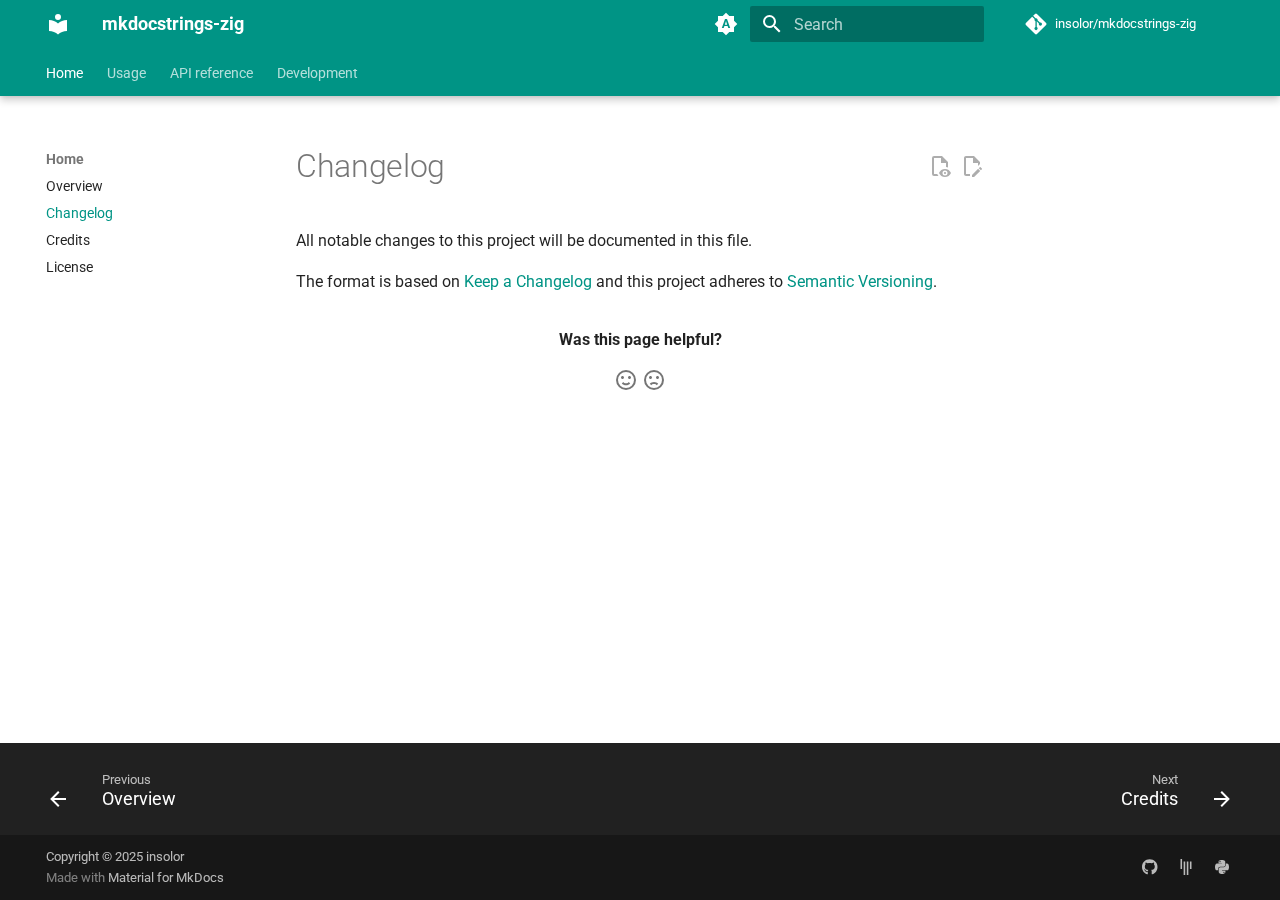
<file: changelog/index.html>
<!doctype html>
<html lang="en" class="no-js">
  <head>
    
      <meta charset="utf-8">
      <meta name="viewport" content="width=device-width,initial-scale=1">
      
        <meta name="description" content="A Zig handler for mkdocstrings.">
      
      
      
        <link rel="canonical" href="https://insolor.github.io/mkdocstrings-zig/changelog/">
      
      
        <link rel="prev" href="..">
      
      
        <link rel="next" href="../credits/">
      
      
      <link rel="icon" href="../assets/images/favicon.png">
      <meta name="generator" content="mkdocs-1.6.1, mkdocs-material-9.6.15">
    
    
      
        <title>Changelog - mkdocstrings-zig</title>
      
    
    
      <link rel="stylesheet" href="../assets/stylesheets/main.342714a4.min.css">
      
        
        <link rel="stylesheet" href="../assets/stylesheets/palette.06af60db.min.css">
      
      


    
    
      
    
    
      
        
        
        <link rel="preconnect" href="https://fonts.gstatic.com" crossorigin>
        <link rel="stylesheet" href="https://fonts.googleapis.com/css?family=Roboto:300,300i,400,400i,700,700i%7CRoboto+Mono:400,400i,700,700i&display=fallback">
        <style>:root{--md-text-font:"Roboto";--md-code-font:"Roboto Mono"}</style>
      
    
    
      <link rel="stylesheet" href="../assets/_markdown_exec_pyodide.css">
    
      <link rel="stylesheet" href="../assets/_mkdocstrings.css">
    
      <link rel="stylesheet" href="../css/material.css">
    
      <link rel="stylesheet" href="../css/mkdocstrings.css">
    
    <script>__md_scope=new URL("..",location),__md_hash=e=>[...e].reduce(((e,_)=>(e<<5)-e+_.charCodeAt(0)),0),__md_get=(e,_=localStorage,t=__md_scope)=>JSON.parse(_.getItem(t.pathname+"."+e)),__md_set=(e,_,t=localStorage,a=__md_scope)=>{try{t.setItem(a.pathname+"."+e,JSON.stringify(_))}catch(e){}}</script>
    
      
  


    
    
    
  </head>
  
  
    
    
      
    
    
    
    
    <body dir="ltr" data-md-color-scheme="default" data-md-color-primary="indigo" data-md-color-accent="indigo">
  
    
    <input class="md-toggle" data-md-toggle="drawer" type="checkbox" id="__drawer" autocomplete="off">
    <input class="md-toggle" data-md-toggle="search" type="checkbox" id="__search" autocomplete="off">
    <label class="md-overlay" for="__drawer"></label>
    <div data-md-component="skip">
      
        
        <a href="#changelog" class="md-skip">
          Skip to content
        </a>
      
    </div>
    <div data-md-component="announce">
      
    </div>
    
    
      

  

<header class="md-header md-header--shadow md-header--lifted" data-md-component="header">
  <nav class="md-header__inner md-grid" aria-label="Header">
    <a href=".." title="mkdocstrings-zig" class="md-header__button md-logo" aria-label="mkdocstrings-zig" data-md-component="logo">
      
  
  <svg xmlns="http://www.w3.org/2000/svg" viewBox="0 0 24 24"><path d="M12 8a3 3 0 0 0 3-3 3 3 0 0 0-3-3 3 3 0 0 0-3 3 3 3 0 0 0 3 3m0 3.54C9.64 9.35 6.5 8 3 8v11c3.5 0 6.64 1.35 9 3.54 2.36-2.19 5.5-3.54 9-3.54V8c-3.5 0-6.64 1.35-9 3.54"/></svg>

    </a>
    <label class="md-header__button md-icon" for="__drawer">
      
      <svg xmlns="http://www.w3.org/2000/svg" viewBox="0 0 24 24"><path d="M3 6h18v2H3zm0 5h18v2H3zm0 5h18v2H3z"/></svg>
    </label>
    <div class="md-header__title" data-md-component="header-title">
      <div class="md-header__ellipsis">
        <div class="md-header__topic">
          <span class="md-ellipsis">
            mkdocstrings-zig
          </span>
        </div>
        <div class="md-header__topic" data-md-component="header-topic">
          <span class="md-ellipsis">
            
              Changelog
            
          </span>
        </div>
      </div>
    </div>
    
      
        <form class="md-header__option" data-md-component="palette">
  
    
    
    
    <input class="md-option" data-md-color-media="(prefers-color-scheme)" data-md-color-scheme="default" data-md-color-primary="indigo" data-md-color-accent="indigo"  aria-label="Switch to light mode"  type="radio" name="__palette" id="__palette_0">
    
      <label class="md-header__button md-icon" title="Switch to light mode" for="__palette_1" hidden>
        <svg xmlns="http://www.w3.org/2000/svg" viewBox="0 0 24 24"><path d="m14.3 16-.7-2h-3.2l-.7 2H7.8L11 7h2l3.2 9zM20 8.69V4h-4.69L12 .69 8.69 4H4v4.69L.69 12 4 15.31V20h4.69L12 23.31 15.31 20H20v-4.69L23.31 12zm-9.15 3.96h2.3L12 9z"/></svg>
      </label>
    
  
    
    
    
    <input class="md-option" data-md-color-media="(prefers-color-scheme: light)" data-md-color-scheme="default" data-md-color-primary="teal" data-md-color-accent="purple"  aria-label="Switch to dark mode"  type="radio" name="__palette" id="__palette_1">
    
      <label class="md-header__button md-icon" title="Switch to dark mode" for="__palette_2" hidden>
        <svg xmlns="http://www.w3.org/2000/svg" viewBox="0 0 24 24"><path d="M12 7a5 5 0 0 1 5 5 5 5 0 0 1-5 5 5 5 0 0 1-5-5 5 5 0 0 1 5-5m0 2a3 3 0 0 0-3 3 3 3 0 0 0 3 3 3 3 0 0 0 3-3 3 3 0 0 0-3-3m0-7 2.39 3.42C13.65 5.15 12.84 5 12 5s-1.65.15-2.39.42zM3.34 7l4.16-.35A7.2 7.2 0 0 0 5.94 8.5c-.44.74-.69 1.5-.83 2.29zm.02 10 1.76-3.77a7.131 7.131 0 0 0 2.38 4.14zM20.65 7l-1.77 3.79a7.02 7.02 0 0 0-2.38-4.15zm-.01 10-4.14.36c.59-.51 1.12-1.14 1.54-1.86.42-.73.69-1.5.83-2.29zM12 22l-2.41-3.44c.74.27 1.55.44 2.41.44.82 0 1.63-.17 2.37-.44z"/></svg>
      </label>
    
  
    
    
    
    <input class="md-option" data-md-color-media="(prefers-color-scheme: dark)" data-md-color-scheme="slate" data-md-color-primary="black" data-md-color-accent="lime"  aria-label="Switch to system preference"  type="radio" name="__palette" id="__palette_2">
    
      <label class="md-header__button md-icon" title="Switch to system preference" for="__palette_0" hidden>
        <svg xmlns="http://www.w3.org/2000/svg" viewBox="0 0 24 24"><path d="m17.75 4.09-2.53 1.94.91 3.06-2.63-1.81-2.63 1.81.91-3.06-2.53-1.94L12.44 4l1.06-3 1.06 3zm3.5 6.91-1.64 1.25.59 1.98-1.7-1.17-1.7 1.17.59-1.98L15.75 11l2.06-.05L18.5 9l.69 1.95zm-2.28 4.95c.83-.08 1.72 1.1 1.19 1.85-.32.45-.66.87-1.08 1.27C15.17 23 8.84 23 4.94 19.07c-3.91-3.9-3.91-10.24 0-14.14.4-.4.82-.76 1.27-1.08.75-.53 1.93.36 1.85 1.19-.27 2.86.69 5.83 2.89 8.02a9.96 9.96 0 0 0 8.02 2.89m-1.64 2.02a12.08 12.08 0 0 1-7.8-3.47c-2.17-2.19-3.33-5-3.49-7.82-2.81 3.14-2.7 7.96.31 10.98 3.02 3.01 7.84 3.12 10.98.31"/></svg>
      </label>
    
  
</form>
      
    
    
      <script>var palette=__md_get("__palette");if(palette&&palette.color){if("(prefers-color-scheme)"===palette.color.media){var media=matchMedia("(prefers-color-scheme: light)"),input=document.querySelector(media.matches?"[data-md-color-media='(prefers-color-scheme: light)']":"[data-md-color-media='(prefers-color-scheme: dark)']");palette.color.media=input.getAttribute("data-md-color-media"),palette.color.scheme=input.getAttribute("data-md-color-scheme"),palette.color.primary=input.getAttribute("data-md-color-primary"),palette.color.accent=input.getAttribute("data-md-color-accent")}for(var[key,value]of Object.entries(palette.color))document.body.setAttribute("data-md-color-"+key,value)}</script>
    
    
    
      
      
        <label class="md-header__button md-icon" for="__search">
          
          <svg xmlns="http://www.w3.org/2000/svg" viewBox="0 0 24 24"><path d="M9.5 3A6.5 6.5 0 0 1 16 9.5c0 1.61-.59 3.09-1.56 4.23l.27.27h.79l5 5-1.5 1.5-5-5v-.79l-.27-.27A6.52 6.52 0 0 1 9.5 16 6.5 6.5 0 0 1 3 9.5 6.5 6.5 0 0 1 9.5 3m0 2C7 5 5 7 5 9.5S7 14 9.5 14 14 12 14 9.5 12 5 9.5 5"/></svg>
        </label>
        <div class="md-search" data-md-component="search" role="dialog">
  <label class="md-search__overlay" for="__search"></label>
  <div class="md-search__inner" role="search">
    <form class="md-search__form" name="search">
      <input type="text" class="md-search__input" name="query" aria-label="Search" placeholder="Search" autocapitalize="off" autocorrect="off" autocomplete="off" spellcheck="false" data-md-component="search-query" required>
      <label class="md-search__icon md-icon" for="__search">
        
        <svg xmlns="http://www.w3.org/2000/svg" viewBox="0 0 24 24"><path d="M9.5 3A6.5 6.5 0 0 1 16 9.5c0 1.61-.59 3.09-1.56 4.23l.27.27h.79l5 5-1.5 1.5-5-5v-.79l-.27-.27A6.52 6.52 0 0 1 9.5 16 6.5 6.5 0 0 1 3 9.5 6.5 6.5 0 0 1 9.5 3m0 2C7 5 5 7 5 9.5S7 14 9.5 14 14 12 14 9.5 12 5 9.5 5"/></svg>
        
        <svg xmlns="http://www.w3.org/2000/svg" viewBox="0 0 24 24"><path d="M20 11v2H8l5.5 5.5-1.42 1.42L4.16 12l7.92-7.92L13.5 5.5 8 11z"/></svg>
      </label>
      <nav class="md-search__options" aria-label="Search">
        
        <button type="reset" class="md-search__icon md-icon" title="Clear" aria-label="Clear" tabindex="-1">
          
          <svg xmlns="http://www.w3.org/2000/svg" viewBox="0 0 24 24"><path d="M19 6.41 17.59 5 12 10.59 6.41 5 5 6.41 10.59 12 5 17.59 6.41 19 12 13.41 17.59 19 19 17.59 13.41 12z"/></svg>
        </button>
      </nav>
      
        <div class="md-search__suggest" data-md-component="search-suggest"></div>
      
    </form>
    <div class="md-search__output">
      <div class="md-search__scrollwrap" tabindex="0" data-md-scrollfix>
        <div class="md-search-result" data-md-component="search-result">
          <div class="md-search-result__meta">
            Initializing search
          </div>
          <ol class="md-search-result__list" role="presentation"></ol>
        </div>
      </div>
    </div>
  </div>
</div>
      
    
    
      <div class="md-header__source">
        <a href="https://github.com/insolor/mkdocstrings-zig" title="Go to repository" class="md-source" data-md-component="source">
  <div class="md-source__icon md-icon">
    
    <svg xmlns="http://www.w3.org/2000/svg" viewBox="0 0 448 512"><!--! Font Awesome Free 6.7.2 by @fontawesome - https://fontawesome.com License - https://fontawesome.com/license/free (Icons: CC BY 4.0, Fonts: SIL OFL 1.1, Code: MIT License) Copyright 2024 Fonticons, Inc.--><path d="M439.55 236.05 244 40.45a28.87 28.87 0 0 0-40.81 0l-40.66 40.63 51.52 51.52c27.06-9.14 52.68 16.77 43.39 43.68l49.66 49.66c34.23-11.8 61.18 31 35.47 56.69-26.49 26.49-70.21-2.87-56-37.34L240.22 199v121.85c25.3 12.54 22.26 41.85 9.08 55a34.34 34.34 0 0 1-48.55 0c-17.57-17.6-11.07-46.91 11.25-56v-123c-20.8-8.51-24.6-30.74-18.64-45L142.57 101 8.45 235.14a28.86 28.86 0 0 0 0 40.81l195.61 195.6a28.86 28.86 0 0 0 40.8 0l194.69-194.69a28.86 28.86 0 0 0 0-40.81"/></svg>
  </div>
  <div class="md-source__repository">
    insolor/mkdocstrings-zig
  </div>
</a>
      </div>
    
  </nav>
  
    
      
<nav class="md-tabs" aria-label="Tabs" data-md-component="tabs">
  <div class="md-grid">
    <ul class="md-tabs__list">
      
        
  
  
  
    
  
  
    
    
      <li class="md-tabs__item md-tabs__item--active">
        <a href=".." class="md-tabs__link">
          
  
  
  Home

        </a>
      </li>
    
  

      
        
  
  
  
  
    <li class="md-tabs__item">
      <a href="../usage/" class="md-tabs__link">
        
  
  
    
  
  Usage

      </a>
    </li>
  

      
        
  
  
  
  
    <li class="md-tabs__item">
      <a href="../reference/api/" class="md-tabs__link">
        
  
  
    
  
  API reference

      </a>
    </li>
  

      
        
  
  
  
  
    
    
      <li class="md-tabs__item">
        <a href="../contributing/" class="md-tabs__link">
          
  
  
  Development

        </a>
      </li>
    
  

      
    </ul>
  </div>
</nav>
    
  
</header>
    
    <div class="md-container" data-md-component="container">
      
      
        
      
      <main class="md-main" data-md-component="main">
        <div class="md-main__inner md-grid">
          
            
              
              <div class="md-sidebar md-sidebar--primary" data-md-component="sidebar" data-md-type="navigation" >
                <div class="md-sidebar__scrollwrap">
                  <div class="md-sidebar__inner">
                    


  


<nav class="md-nav md-nav--primary md-nav--lifted" aria-label="Navigation" data-md-level="0">
  <label class="md-nav__title" for="__drawer">
    <a href=".." title="mkdocstrings-zig" class="md-nav__button md-logo" aria-label="mkdocstrings-zig" data-md-component="logo">
      
  
  <svg xmlns="http://www.w3.org/2000/svg" viewBox="0 0 24 24"><path d="M12 8a3 3 0 0 0 3-3 3 3 0 0 0-3-3 3 3 0 0 0-3 3 3 3 0 0 0 3 3m0 3.54C9.64 9.35 6.5 8 3 8v11c3.5 0 6.64 1.35 9 3.54 2.36-2.19 5.5-3.54 9-3.54V8c-3.5 0-6.64 1.35-9 3.54"/></svg>

    </a>
    mkdocstrings-zig
  </label>
  
    <div class="md-nav__source">
      <a href="https://github.com/insolor/mkdocstrings-zig" title="Go to repository" class="md-source" data-md-component="source">
  <div class="md-source__icon md-icon">
    
    <svg xmlns="http://www.w3.org/2000/svg" viewBox="0 0 448 512"><!--! Font Awesome Free 6.7.2 by @fontawesome - https://fontawesome.com License - https://fontawesome.com/license/free (Icons: CC BY 4.0, Fonts: SIL OFL 1.1, Code: MIT License) Copyright 2024 Fonticons, Inc.--><path d="M439.55 236.05 244 40.45a28.87 28.87 0 0 0-40.81 0l-40.66 40.63 51.52 51.52c27.06-9.14 52.68 16.77 43.39 43.68l49.66 49.66c34.23-11.8 61.18 31 35.47 56.69-26.49 26.49-70.21-2.87-56-37.34L240.22 199v121.85c25.3 12.54 22.26 41.85 9.08 55a34.34 34.34 0 0 1-48.55 0c-17.57-17.6-11.07-46.91 11.25-56v-123c-20.8-8.51-24.6-30.74-18.64-45L142.57 101 8.45 235.14a28.86 28.86 0 0 0 0 40.81l195.61 195.6a28.86 28.86 0 0 0 40.8 0l194.69-194.69a28.86 28.86 0 0 0 0-40.81"/></svg>
  </div>
  <div class="md-source__repository">
    insolor/mkdocstrings-zig
  </div>
</a>
    </div>
  
  <ul class="md-nav__list" data-md-scrollfix>
    
      
      
  
  
    
  
  
  
    
    
    
    
      
        
        
      
      
        
      
    
    
    <li class="md-nav__item md-nav__item--active md-nav__item--section md-nav__item--nested">
      
        
        
        <input class="md-nav__toggle md-toggle " type="checkbox" id="__nav_1" checked>
        
          
          <label class="md-nav__link" for="__nav_1" id="__nav_1_label" tabindex="">
            
  
  
  <span class="md-ellipsis">
    Home
    
  </span>
  

            <span class="md-nav__icon md-icon"></span>
          </label>
        
        <nav class="md-nav" data-md-level="1" aria-labelledby="__nav_1_label" aria-expanded="true">
          <label class="md-nav__title" for="__nav_1">
            <span class="md-nav__icon md-icon"></span>
            Home
          </label>
          <ul class="md-nav__list" data-md-scrollfix>
            
              
                
  
  
  
  
    <li class="md-nav__item">
      <a href=".." class="md-nav__link">
        
  
  
  <span class="md-ellipsis">
    Overview
    
  </span>
  

      </a>
    </li>
  

              
            
              
                
  
  
    
  
  
  
    <li class="md-nav__item md-nav__item--active">
      
      <input class="md-nav__toggle md-toggle" type="checkbox" id="__toc">
      
      
        
      
      
      <a href="./" class="md-nav__link md-nav__link--active">
        
  
  
  <span class="md-ellipsis">
    Changelog
    
  </span>
  

      </a>
      
    </li>
  

              
            
              
                
  
  
  
  
    <li class="md-nav__item">
      <a href="../credits/" class="md-nav__link">
        
  
  
  <span class="md-ellipsis">
    Credits
    
  </span>
  

      </a>
    </li>
  

              
            
              
                
  
  
  
  
    <li class="md-nav__item">
      <a href="../license/" class="md-nav__link">
        
  
  
  <span class="md-ellipsis">
    License
    
  </span>
  

      </a>
    </li>
  

              
            
          </ul>
        </nav>
      
    </li>
  

    
      
      
  
  
  
  
    
    
    
    
      
      
        
      
    
    
    <li class="md-nav__item md-nav__item--nested">
      
        
        
        <input class="md-nav__toggle md-toggle " type="checkbox" id="__nav_2" >
        
          
          <div class="md-nav__link md-nav__container">
            <a href="../usage/" class="md-nav__link ">
              
  
  
  <span class="md-ellipsis">
    Usage
    
  </span>
  

            </a>
            
              
              <label class="md-nav__link " for="__nav_2" id="__nav_2_label" tabindex="0">
                <span class="md-nav__icon md-icon"></span>
              </label>
            
          </div>
        
        <nav class="md-nav" data-md-level="1" aria-labelledby="__nav_2_label" aria-expanded="false">
          <label class="md-nav__title" for="__nav_2">
            <span class="md-nav__icon md-icon"></span>
            Usage
          </label>
          <ul class="md-nav__list" data-md-scrollfix>
            
              
                
  
  
  
  
    
    
    
    
      
      
        
      
    
    
    <li class="md-nav__item md-nav__item--nested">
      
        
        
        <input class="md-nav__toggle md-toggle " type="checkbox" id="__nav_2_1" >
        
          
          <div class="md-nav__link md-nav__container">
            <a href="../usage/configuration/" class="md-nav__link ">
              
  
  
  <span class="md-ellipsis">
    Configuration
    
  </span>
  

            </a>
            
              
              <label class="md-nav__link " for="__nav_2_1" id="__nav_2_1_label" tabindex="0">
                <span class="md-nav__icon md-icon"></span>
              </label>
            
          </div>
        
        <nav class="md-nav" data-md-level="2" aria-labelledby="__nav_2_1_label" aria-expanded="false">
          <label class="md-nav__title" for="__nav_2_1">
            <span class="md-nav__icon md-icon"></span>
            Configuration
          </label>
          <ul class="md-nav__list" data-md-scrollfix>
            
              
                
  
  
  
  
    <li class="md-nav__item">
      <a href="../usage/configuration/general/" class="md-nav__link">
        
  
  
  <span class="md-ellipsis">
    General
    
  </span>
  

      </a>
    </li>
  

              
            
              
                
  
  
  
  
    <li class="md-nav__item">
      <a href="../usage/configuration/headings/" class="md-nav__link">
        
  
  
  <span class="md-ellipsis">
    Headings
    
  </span>
  

      </a>
    </li>
  

              
            
          </ul>
        </nav>
      
    </li>
  

              
            
              
                
  
  
  
  
    <li class="md-nav__item">
      <a href="../usage/customization/" class="md-nav__link">
        
  
  
  <span class="md-ellipsis">
    Customization
    
  </span>
  

      </a>
    </li>
  

              
            
          </ul>
        </nav>
      
    </li>
  

    
      
      
  
  
  
  
    <li class="md-nav__item">
      <a href="../reference/api/" class="md-nav__link">
        
  
  
  <span class="md-ellipsis">
    API reference
    
  </span>
  

      </a>
    </li>
  

    
      
      
  
  
  
  
    
    
    
    
      
      
        
      
    
    
    <li class="md-nav__item md-nav__item--nested">
      
        
        
        <input class="md-nav__toggle md-toggle " type="checkbox" id="__nav_4" >
        
          
          <label class="md-nav__link" for="__nav_4" id="__nav_4_label" tabindex="0">
            
  
  
  <span class="md-ellipsis">
    Development
    
  </span>
  

            <span class="md-nav__icon md-icon"></span>
          </label>
        
        <nav class="md-nav" data-md-level="1" aria-labelledby="__nav_4_label" aria-expanded="false">
          <label class="md-nav__title" for="__nav_4">
            <span class="md-nav__icon md-icon"></span>
            Development
          </label>
          <ul class="md-nav__list" data-md-scrollfix>
            
              
                
  
  
  
  
    <li class="md-nav__item">
      <a href="../contributing/" class="md-nav__link">
        
  
  
  <span class="md-ellipsis">
    Contributing
    
  </span>
  

      </a>
    </li>
  

              
            
              
                
  
  
  
  
    <li class="md-nav__item">
      <a href="../code_of_conduct/" class="md-nav__link">
        
  
  
  <span class="md-ellipsis">
    Code of Conduct
    
  </span>
  

      </a>
    </li>
  

              
            
              
                
  
  
  
  
    <li class="md-nav__item">
      <a href="../coverage/" class="md-nav__link">
        
  
  
  <span class="md-ellipsis">
    Coverage report
    
  </span>
  

      </a>
    </li>
  

              
            
              
                
  
  
  
  
    <li class="md-nav__item">
      <a href="https://mkdocstrings.github.io/" class="md-nav__link">
        
  
  
  <span class="md-ellipsis">
    mkdocstrings
    
  </span>
  

      </a>
    </li>
  

              
            
          </ul>
        </nav>
      
    </li>
  

    
  </ul>
</nav>
                  </div>
                </div>
              </div>
            
            
              
              <div class="md-sidebar md-sidebar--secondary" data-md-component="sidebar" data-md-type="toc" >
                <div class="md-sidebar__scrollwrap">
                  <div class="md-sidebar__inner">
                    

<nav class="md-nav md-nav--secondary" aria-label="Table of contents">
  
  
  
    
  
  
</nav>
                  </div>
                </div>
              </div>
            
          
          
            <div class="md-content" data-md-component="content">
              <article class="md-content__inner md-typeset">
                
                  


  
    <a href="https://github.com/insolor/mkdocstrings-zig/edit/main/docs/changelog.md" title="Edit this page" class="md-content__button md-icon" rel="edit">
      
      <svg xmlns="http://www.w3.org/2000/svg" viewBox="0 0 24 24"><path d="M10 20H6V4h7v5h5v3.1l2-2V8l-6-6H6c-1.1 0-2 .9-2 2v16c0 1.1.9 2 2 2h4zm10.2-7c.1 0 .3.1.4.2l1.3 1.3c.2.2.2.6 0 .8l-1 1-2.1-2.1 1-1c.1-.1.2-.2.4-.2m0 3.9L14.1 23H12v-2.1l6.1-6.1z"/></svg>
    </a>
  
  
    
      
    
    <a href="https://github.com/insolor/mkdocstrings-zig/raw/main/docs/changelog.md" title="View source of this page" class="md-content__button md-icon">
      
      <svg xmlns="http://www.w3.org/2000/svg" viewBox="0 0 24 24"><path d="M17 18c.56 0 1 .44 1 1s-.44 1-1 1-1-.44-1-1 .44-1 1-1m0-3c-2.73 0-5.06 1.66-6 4 .94 2.34 3.27 4 6 4s5.06-1.66 6-4c-.94-2.34-3.27-4-6-4m0 6.5a2.5 2.5 0 0 1-2.5-2.5 2.5 2.5 0 0 1 2.5-2.5 2.5 2.5 0 0 1 2.5 2.5 2.5 2.5 0 0 1-2.5 2.5M9.27 20H6V4h7v5h5v4.07c.7.08 1.36.25 2 .49V8l-6-6H6a2 2 0 0 0-2 2v16a2 2 0 0 0 2 2h4.5a8.2 8.2 0 0 1-1.23-2"/></svg>
    </a>
  


<h1 id="changelog">Changelog<a class="headerlink" href="#changelog" title="Permanent link">&para;</a></h1>
<p>All notable changes to this project will be documented in this file.</p>
<p>The format is based on <a href="http://keepachangelog.com/en/1.0.0/">Keep a Changelog</a>
and this project adheres to <a href="http://semver.org/spec/v2.0.0.html">Semantic Versioning</a>.</p>
<!-- insertion marker -->







  
  



  



  <form class="md-feedback" name="feedback" hidden>
    <fieldset>
      <legend class="md-feedback__title">
        Was this page helpful?
      </legend>
      <div class="md-feedback__inner">
        <div class="md-feedback__list">
          
            <button class="md-feedback__icon md-icon" type="submit" title="This page was helpful" data-md-value="1">
              <svg xmlns="http://www.w3.org/2000/svg" viewBox="0 0 24 24"><path d="M20 12a8 8 0 0 0-8-8 8 8 0 0 0-8 8 8 8 0 0 0 8 8 8 8 0 0 0 8-8m2 0a10 10 0 0 1-10 10A10 10 0 0 1 2 12 10 10 0 0 1 12 2a10 10 0 0 1 10 10M10 9.5c0 .8-.7 1.5-1.5 1.5S7 10.3 7 9.5 7.7 8 8.5 8s1.5.7 1.5 1.5m7 0c0 .8-.7 1.5-1.5 1.5S14 10.3 14 9.5 14.7 8 15.5 8s1.5.7 1.5 1.5m-5 7.73c-1.75 0-3.29-.73-4.19-1.81L9.23 14c.45.72 1.52 1.23 2.77 1.23s2.32-.51 2.77-1.23l1.42 1.42c-.9 1.08-2.44 1.81-4.19 1.81"/></svg>
            </button>
          
            <button class="md-feedback__icon md-icon" type="submit" title="This page could be improved" data-md-value="0">
              <svg xmlns="http://www.w3.org/2000/svg" viewBox="0 0 24 24"><path d="M20 12a8 8 0 0 0-8-8 8 8 0 0 0-8 8 8 8 0 0 0 8 8 8 8 0 0 0 8-8m2 0a10 10 0 0 1-10 10A10 10 0 0 1 2 12 10 10 0 0 1 12 2a10 10 0 0 1 10 10m-6.5-4c.8 0 1.5.7 1.5 1.5s-.7 1.5-1.5 1.5-1.5-.7-1.5-1.5.7-1.5 1.5-1.5M10 9.5c0 .8-.7 1.5-1.5 1.5S7 10.3 7 9.5 7.7 8 8.5 8s1.5.7 1.5 1.5m2 4.5c1.75 0 3.29.72 4.19 1.81l-1.42 1.42C14.32 16.5 13.25 16 12 16s-2.32.5-2.77 1.23l-1.42-1.42C8.71 14.72 10.25 14 12 14"/></svg>
            </button>
          
        </div>
        <div class="md-feedback__note">
          
            <div data-md-value="1" hidden>
              
              
                
              
              
              
                
                
              
              Thanks for your feedback!
            </div>
          
            <div data-md-value="0" hidden>
              
              
                
              
              
              
                
                
              
              Let us know how we can improve this page.
            </div>
          
        </div>
      </div>
    </fieldset>
  </form>

<!-- Giscus -->
<!-- https://squidfunk.github.io/mkdocs-material/setup/adding-a-comment-system/#giscus-integration -->
<div id="feedback" style="display: none;">
    <h2 id="__comments">Feedback</h2>
    <script src="https://giscus.app/client.js"
        data-repo="insolor/mkdocstrings-zig"
        data-repo-id="R_kgDOOyMA0Q"
        data-category="Documentation"
        data-category-id="REPLACE WITH DISCUSSION CATEGORY ID"
        data-mapping="pathname"
        data-strict="1"
        data-reactions-enabled="0"
        data-emit-metadata="0"
        data-input-position="top"
        data-theme="preferred_color_scheme"
        data-lang="en"
        data-loading="lazy"
        crossorigin="anonymous"
        async>
    </script>

    <!-- Synchronize Giscus theme with palette -->
    <script>
        var giscus = document.querySelector("script[src*=giscus]")

        // Set palette on initial load
        var palette = __md_get("__palette")
        if (palette && typeof palette.color === "object") {
            var theme = palette.color.scheme === "slate"
                ? "transparent_dark"
                : "light"

            // Instruct Giscus to set theme
            giscus.setAttribute("data-theme", theme)
        }

        // Register event handlers after documented loaded
        document.addEventListener("DOMContentLoaded", function() {
            var ref = document.querySelector("[data-md-component=palette]")
            ref.addEventListener("change", function() {
                var palette = __md_get("__palette")
                if (palette && typeof palette.color === "object") {
                    var theme = palette.color.scheme === "slate"
                        ? "transparent_dark"
                        : "light"

                    // Instruct Giscus to change theme
                    var frame = document.querySelector(".giscus-frame")
                    frame.contentWindow.postMessage(
                        { giscus: { setConfig: { theme } } },
                        "https://giscus.app"
                    )
                }
            })
        })
    </script>
</div>
                
              </article>
            </div>
          
          
<script>var target=document.getElementById(location.hash.slice(1));target&&target.name&&(target.checked=target.name.startsWith("__tabbed_"))</script>
        </div>
        
          <button type="button" class="md-top md-icon" data-md-component="top" hidden>
  
  <svg xmlns="http://www.w3.org/2000/svg" viewBox="0 0 24 24"><path d="M13 20h-2V8l-5.5 5.5-1.42-1.42L12 4.16l7.92 7.92-1.42 1.42L13 8z"/></svg>
  Back to top
</button>
        
      </main>
      
        <footer class="md-footer">
  
    
      
      <nav class="md-footer__inner md-grid" aria-label="Footer" >
        
          
          <a href=".." class="md-footer__link md-footer__link--prev" aria-label="Previous: Overview">
            <div class="md-footer__button md-icon">
              
              <svg xmlns="http://www.w3.org/2000/svg" viewBox="0 0 24 24"><path d="M20 11v2H8l5.5 5.5-1.42 1.42L4.16 12l7.92-7.92L13.5 5.5 8 11z"/></svg>
            </div>
            <div class="md-footer__title">
              <span class="md-footer__direction">
                Previous
              </span>
              <div class="md-ellipsis">
                Overview
              </div>
            </div>
          </a>
        
        
          
          <a href="../credits/" class="md-footer__link md-footer__link--next" aria-label="Next: Credits">
            <div class="md-footer__title">
              <span class="md-footer__direction">
                Next
              </span>
              <div class="md-ellipsis">
                Credits
              </div>
            </div>
            <div class="md-footer__button md-icon">
              
              <svg xmlns="http://www.w3.org/2000/svg" viewBox="0 0 24 24"><path d="M4 11v2h12l-5.5 5.5 1.42 1.42L19.84 12l-7.92-7.92L10.5 5.5 16 11z"/></svg>
            </div>
          </a>
        
      </nav>
    
  
  <div class="md-footer-meta md-typeset">
    <div class="md-footer-meta__inner md-grid">
      <div class="md-copyright">
  
    <div class="md-copyright__highlight">
      Copyright &copy; 2025 insolor
    </div>
  
  
    Made with
    <a href="https://squidfunk.github.io/mkdocs-material/" target="_blank" rel="noopener">
      Material for MkDocs
    </a>
  
</div>
      
        <div class="md-social">
  
    
    
    
    
      
      
    
    <a href="https://github.com/insolor" target="_blank" rel="noopener" title="github.com" class="md-social__link">
      <svg xmlns="http://www.w3.org/2000/svg" viewBox="0 0 496 512"><!--! Font Awesome Free 6.7.2 by @fontawesome - https://fontawesome.com License - https://fontawesome.com/license/free (Icons: CC BY 4.0, Fonts: SIL OFL 1.1, Code: MIT License) Copyright 2024 Fonticons, Inc.--><path d="M165.9 397.4c0 2-2.3 3.6-5.2 3.6-3.3.3-5.6-1.3-5.6-3.6 0-2 2.3-3.6 5.2-3.6 3-.3 5.6 1.3 5.6 3.6m-31.1-4.5c-.7 2 1.3 4.3 4.3 4.9 2.6 1 5.6 0 6.2-2s-1.3-4.3-4.3-5.2c-2.6-.7-5.5.3-6.2 2.3m44.2-1.7c-2.9.7-4.9 2.6-4.6 4.9.3 2 2.9 3.3 5.9 2.6 2.9-.7 4.9-2.6 4.6-4.6-.3-1.9-3-3.2-5.9-2.9M244.8 8C106.1 8 0 113.3 0 252c0 110.9 69.8 205.8 169.5 239.2 12.8 2.3 17.3-5.6 17.3-12.1 0-6.2-.3-40.4-.3-61.4 0 0-70 15-84.7-29.8 0 0-11.4-29.1-27.8-36.6 0 0-22.9-15.7 1.6-15.4 0 0 24.9 2 38.6 25.8 21.9 38.6 58.6 27.5 72.9 20.9 2.3-16 8.8-27.1 16-33.7-55.9-6.2-112.3-14.3-112.3-110.5 0-27.5 7.6-41.3 23.6-58.9-2.6-6.5-11.1-33.3 2.6-67.9 20.9-6.5 69 27 69 27 20-5.6 41.5-8.5 62.8-8.5s42.8 2.9 62.8 8.5c0 0 48.1-33.6 69-27 13.7 34.7 5.2 61.4 2.6 67.9 16 17.7 25.8 31.5 25.8 58.9 0 96.5-58.9 104.2-114.8 110.5 9.2 7.9 17 22.9 17 46.4 0 33.7-.3 75.4-.3 83.6 0 6.5 4.6 14.4 17.3 12.1C428.2 457.8 496 362.9 496 252 496 113.3 383.5 8 244.8 8M97.2 352.9c-1.3 1-1 3.3.7 5.2 1.6 1.6 3.9 2.3 5.2 1 1.3-1 1-3.3-.7-5.2-1.6-1.6-3.9-2.3-5.2-1m-10.8-8.1c-.7 1.3.3 2.9 2.3 3.9 1.6 1 3.6.7 4.3-.7.7-1.3-.3-2.9-2.3-3.9-2-.6-3.6-.3-4.3.7m32.4 35.6c-1.6 1.3-1 4.3 1.3 6.2 2.3 2.3 5.2 2.6 6.5 1 1.3-1.3.7-4.3-1.3-6.2-2.2-2.3-5.2-2.6-6.5-1m-11.4-14.7c-1.6 1-1.6 3.6 0 5.9s4.3 3.3 5.6 2.3c1.6-1.3 1.6-3.9 0-6.2-1.4-2.3-4-3.3-5.6-2"/></svg>
    </a>
  
    
    
    
    
      
      
    
    <a href="https://gitter.im/mkdocstrings-zig/community" target="_blank" rel="noopener" title="gitter.im" class="md-social__link">
      <svg xmlns="http://www.w3.org/2000/svg" viewBox="0 0 384 512"><!--! Font Awesome Free 6.7.2 by @fontawesome - https://fontawesome.com License - https://fontawesome.com/license/free (Icons: CC BY 4.0, Fonts: SIL OFL 1.1, Code: MIT License) Copyright 2024 Fonticons, Inc.--><path d="M66.4 322.5H16V0h50.4zM166.9 76.1h-50.4V512h50.4zm100.6 0h-50.4V512h50.4zM368 76h-50.4v247H368z"/></svg>
    </a>
  
    
    
    
    
      
      
    
    <a href="https://pypi.org/project/mkdocstrings-zig/" target="_blank" rel="noopener" title="pypi.org" class="md-social__link">
      <svg xmlns="http://www.w3.org/2000/svg" viewBox="0 0 448 512"><!--! Font Awesome Free 6.7.2 by @fontawesome - https://fontawesome.com License - https://fontawesome.com/license/free (Icons: CC BY 4.0, Fonts: SIL OFL 1.1, Code: MIT License) Copyright 2024 Fonticons, Inc.--><path d="M439.8 200.5c-7.7-30.9-22.3-54.2-53.4-54.2h-40.1v47.4c0 36.8-31.2 67.8-66.8 67.8H172.7c-29.2 0-53.4 25-53.4 54.3v101.8c0 29 25.2 46 53.4 54.3 33.8 9.9 66.3 11.7 106.8 0 26.9-7.8 53.4-23.5 53.4-54.3v-40.7H226.2v-13.6h160.2c31.1 0 42.6-21.7 53.4-54.2 11.2-33.5 10.7-65.7 0-108.6M286.2 404c11.1 0 20.1 9.1 20.1 20.3 0 11.3-9 20.4-20.1 20.4-11 0-20.1-9.2-20.1-20.4.1-11.3 9.1-20.3 20.1-20.3M167.8 248.1h106.8c29.7 0 53.4-24.5 53.4-54.3V91.9c0-29-24.4-50.7-53.4-55.6-35.8-5.9-74.7-5.6-106.8.1-45.2 8-53.4 24.7-53.4 55.6v40.7h106.9v13.6h-147c-31.1 0-58.3 18.7-66.8 54.2-9.8 40.7-10.2 66.1 0 108.6 7.6 31.6 25.7 54.2 56.8 54.2H101v-48.8c0-35.3 30.5-66.4 66.8-66.4m-6.7-142.6c-11.1 0-20.1-9.1-20.1-20.3.1-11.3 9-20.4 20.1-20.4 11 0 20.1 9.2 20.1 20.4s-9 20.3-20.1 20.3"/></svg>
    </a>
  
</div>
      
    </div>
  </div>
</footer>
      
    </div>
    <div class="md-dialog" data-md-component="dialog">
      <div class="md-dialog__inner md-typeset"></div>
    </div>
    
    
    
      
      <script id="__config" type="application/json">{"base": "..", "features": ["announce.dismiss", "content.action.edit", "content.action.view", "content.code.annotate", "content.code.copy", "content.tooltips", "navigation.footer", "navigation.instant.preview", "navigation.path", "navigation.sections", "navigation.tabs", "navigation.tabs.sticky", "navigation.top", "search.highlight", "search.suggest", "toc.follow"], "search": "../assets/javascripts/workers/search.d50fe291.min.js", "tags": null, "translations": {"clipboard.copied": "Copied to clipboard", "clipboard.copy": "Copy to clipboard", "search.result.more.one": "1 more on this page", "search.result.more.other": "# more on this page", "search.result.none": "No matching documents", "search.result.one": "1 matching document", "search.result.other": "# matching documents", "search.result.placeholder": "Type to start searching", "search.result.term.missing": "Missing", "select.version": "Select version"}, "version": null}</script>
    
    
      <script src="../assets/javascripts/bundle.56ea9cef.min.js"></script>
      
        <script src="../assets/_markdown_exec_pyodide.js"></script>
      
        <script src="../js/feedback.js"></script>
      
    
  </body>
</html>
</file>
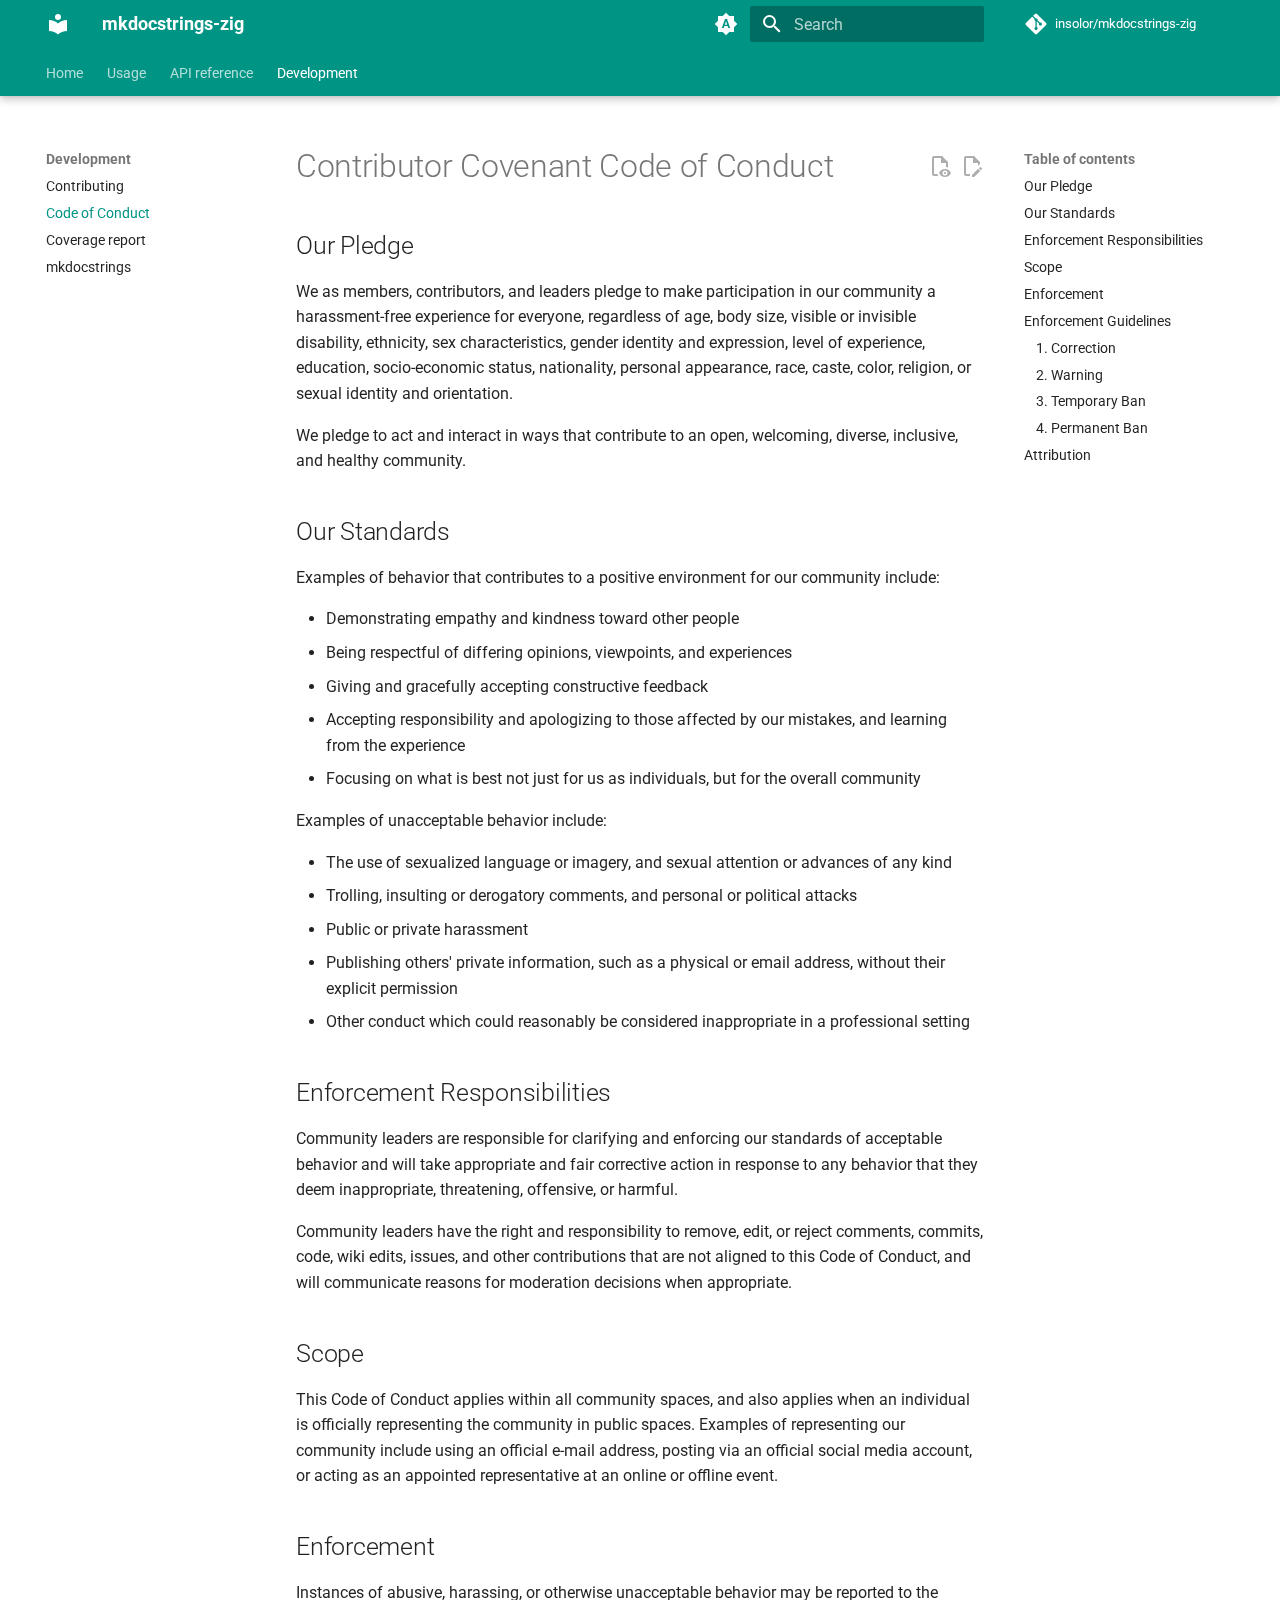
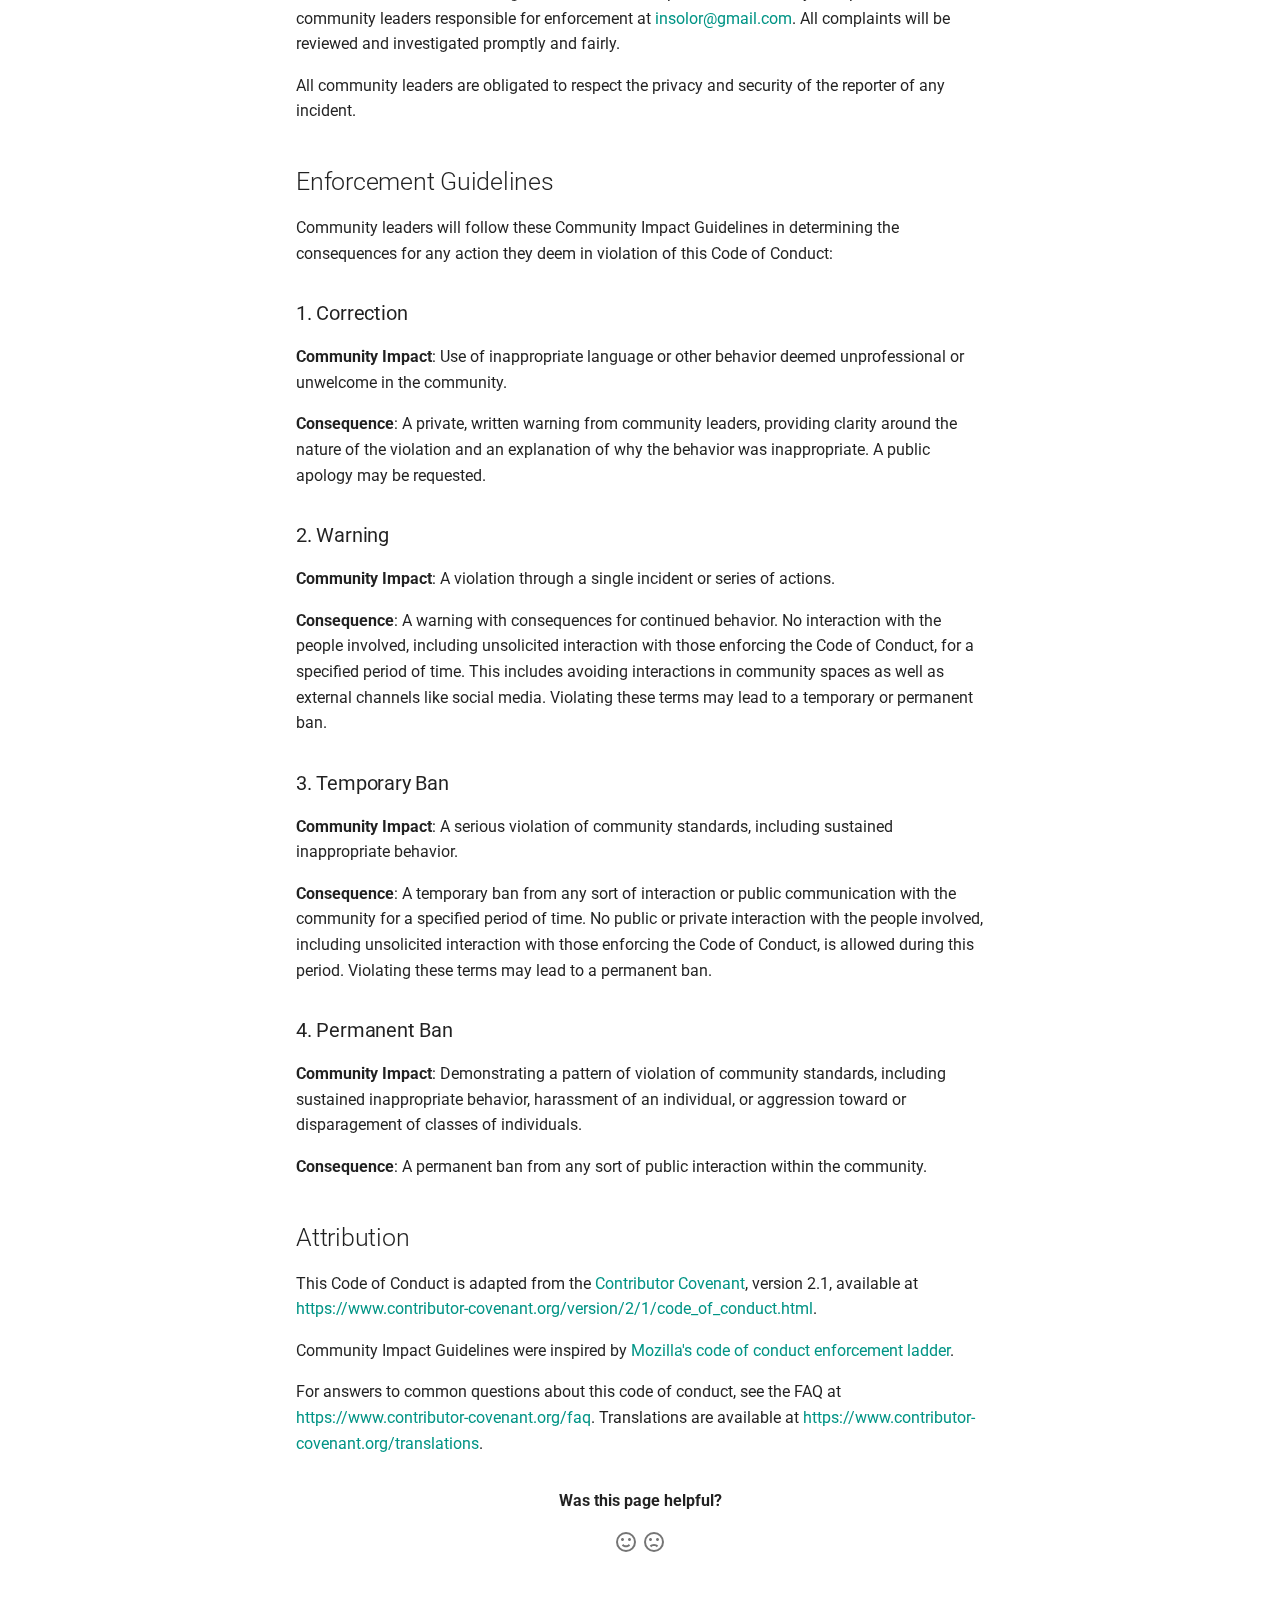
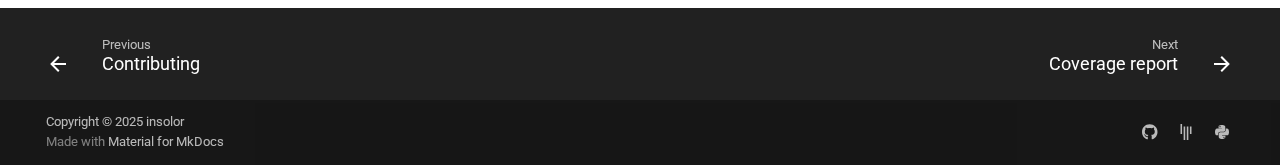
<file: code_of_conduct/index.html>
<!doctype html>
<html lang="en" class="no-js">
  <head>
    
      <meta charset="utf-8">
      <meta name="viewport" content="width=device-width,initial-scale=1">
      
        <meta name="description" content="A Zig handler for mkdocstrings.">
      
      
      
        <link rel="canonical" href="https://insolor.github.io/mkdocstrings-zig/code_of_conduct/">
      
      
        <link rel="prev" href="../contributing/">
      
      
        <link rel="next" href="../coverage/">
      
      
      <link rel="icon" href="../assets/images/favicon.png">
      <meta name="generator" content="mkdocs-1.6.1, mkdocs-material-9.6.15">
    
    
      
        <title>Code of Conduct - mkdocstrings-zig</title>
      
    
    
      <link rel="stylesheet" href="../assets/stylesheets/main.342714a4.min.css">
      
        
        <link rel="stylesheet" href="../assets/stylesheets/palette.06af60db.min.css">
      
      


    
    
      
    
    
      
        
        
        <link rel="preconnect" href="https://fonts.gstatic.com" crossorigin>
        <link rel="stylesheet" href="https://fonts.googleapis.com/css?family=Roboto:300,300i,400,400i,700,700i%7CRoboto+Mono:400,400i,700,700i&display=fallback">
        <style>:root{--md-text-font:"Roboto";--md-code-font:"Roboto Mono"}</style>
      
    
    
      <link rel="stylesheet" href="../assets/_markdown_exec_pyodide.css">
    
      <link rel="stylesheet" href="../assets/_mkdocstrings.css">
    
      <link rel="stylesheet" href="../css/material.css">
    
      <link rel="stylesheet" href="../css/mkdocstrings.css">
    
    <script>__md_scope=new URL("..",location),__md_hash=e=>[...e].reduce(((e,_)=>(e<<5)-e+_.charCodeAt(0)),0),__md_get=(e,_=localStorage,t=__md_scope)=>JSON.parse(_.getItem(t.pathname+"."+e)),__md_set=(e,_,t=localStorage,a=__md_scope)=>{try{t.setItem(a.pathname+"."+e,JSON.stringify(_))}catch(e){}}</script>
    
      
  


    
    
    
  </head>
  
  
    
    
      
    
    
    
    
    <body dir="ltr" data-md-color-scheme="default" data-md-color-primary="indigo" data-md-color-accent="indigo">
  
    
    <input class="md-toggle" data-md-toggle="drawer" type="checkbox" id="__drawer" autocomplete="off">
    <input class="md-toggle" data-md-toggle="search" type="checkbox" id="__search" autocomplete="off">
    <label class="md-overlay" for="__drawer"></label>
    <div data-md-component="skip">
      
        
        <a href="#contributor-covenant-code-of-conduct" class="md-skip">
          Skip to content
        </a>
      
    </div>
    <div data-md-component="announce">
      
    </div>
    
    
      

  

<header class="md-header md-header--shadow md-header--lifted" data-md-component="header">
  <nav class="md-header__inner md-grid" aria-label="Header">
    <a href=".." title="mkdocstrings-zig" class="md-header__button md-logo" aria-label="mkdocstrings-zig" data-md-component="logo">
      
  
  <svg xmlns="http://www.w3.org/2000/svg" viewBox="0 0 24 24"><path d="M12 8a3 3 0 0 0 3-3 3 3 0 0 0-3-3 3 3 0 0 0-3 3 3 3 0 0 0 3 3m0 3.54C9.64 9.35 6.5 8 3 8v11c3.5 0 6.64 1.35 9 3.54 2.36-2.19 5.5-3.54 9-3.54V8c-3.5 0-6.64 1.35-9 3.54"/></svg>

    </a>
    <label class="md-header__button md-icon" for="__drawer">
      
      <svg xmlns="http://www.w3.org/2000/svg" viewBox="0 0 24 24"><path d="M3 6h18v2H3zm0 5h18v2H3zm0 5h18v2H3z"/></svg>
    </label>
    <div class="md-header__title" data-md-component="header-title">
      <div class="md-header__ellipsis">
        <div class="md-header__topic">
          <span class="md-ellipsis">
            mkdocstrings-zig
          </span>
        </div>
        <div class="md-header__topic" data-md-component="header-topic">
          <span class="md-ellipsis">
            
              Code of Conduct
            
          </span>
        </div>
      </div>
    </div>
    
      
        <form class="md-header__option" data-md-component="palette">
  
    
    
    
    <input class="md-option" data-md-color-media="(prefers-color-scheme)" data-md-color-scheme="default" data-md-color-primary="indigo" data-md-color-accent="indigo"  aria-label="Switch to light mode"  type="radio" name="__palette" id="__palette_0">
    
      <label class="md-header__button md-icon" title="Switch to light mode" for="__palette_1" hidden>
        <svg xmlns="http://www.w3.org/2000/svg" viewBox="0 0 24 24"><path d="m14.3 16-.7-2h-3.2l-.7 2H7.8L11 7h2l3.2 9zM20 8.69V4h-4.69L12 .69 8.69 4H4v4.69L.69 12 4 15.31V20h4.69L12 23.31 15.31 20H20v-4.69L23.31 12zm-9.15 3.96h2.3L12 9z"/></svg>
      </label>
    
  
    
    
    
    <input class="md-option" data-md-color-media="(prefers-color-scheme: light)" data-md-color-scheme="default" data-md-color-primary="teal" data-md-color-accent="purple"  aria-label="Switch to dark mode"  type="radio" name="__palette" id="__palette_1">
    
      <label class="md-header__button md-icon" title="Switch to dark mode" for="__palette_2" hidden>
        <svg xmlns="http://www.w3.org/2000/svg" viewBox="0 0 24 24"><path d="M12 7a5 5 0 0 1 5 5 5 5 0 0 1-5 5 5 5 0 0 1-5-5 5 5 0 0 1 5-5m0 2a3 3 0 0 0-3 3 3 3 0 0 0 3 3 3 3 0 0 0 3-3 3 3 0 0 0-3-3m0-7 2.39 3.42C13.65 5.15 12.84 5 12 5s-1.65.15-2.39.42zM3.34 7l4.16-.35A7.2 7.2 0 0 0 5.94 8.5c-.44.74-.69 1.5-.83 2.29zm.02 10 1.76-3.77a7.131 7.131 0 0 0 2.38 4.14zM20.65 7l-1.77 3.79a7.02 7.02 0 0 0-2.38-4.15zm-.01 10-4.14.36c.59-.51 1.12-1.14 1.54-1.86.42-.73.69-1.5.83-2.29zM12 22l-2.41-3.44c.74.27 1.55.44 2.41.44.82 0 1.63-.17 2.37-.44z"/></svg>
      </label>
    
  
    
    
    
    <input class="md-option" data-md-color-media="(prefers-color-scheme: dark)" data-md-color-scheme="slate" data-md-color-primary="black" data-md-color-accent="lime"  aria-label="Switch to system preference"  type="radio" name="__palette" id="__palette_2">
    
      <label class="md-header__button md-icon" title="Switch to system preference" for="__palette_0" hidden>
        <svg xmlns="http://www.w3.org/2000/svg" viewBox="0 0 24 24"><path d="m17.75 4.09-2.53 1.94.91 3.06-2.63-1.81-2.63 1.81.91-3.06-2.53-1.94L12.44 4l1.06-3 1.06 3zm3.5 6.91-1.64 1.25.59 1.98-1.7-1.17-1.7 1.17.59-1.98L15.75 11l2.06-.05L18.5 9l.69 1.95zm-2.28 4.95c.83-.08 1.72 1.1 1.19 1.85-.32.45-.66.87-1.08 1.27C15.17 23 8.84 23 4.94 19.07c-3.91-3.9-3.91-10.24 0-14.14.4-.4.82-.76 1.27-1.08.75-.53 1.93.36 1.85 1.19-.27 2.86.69 5.83 2.89 8.02a9.96 9.96 0 0 0 8.02 2.89m-1.64 2.02a12.08 12.08 0 0 1-7.8-3.47c-2.17-2.19-3.33-5-3.49-7.82-2.81 3.14-2.7 7.96.31 10.98 3.02 3.01 7.84 3.12 10.98.31"/></svg>
      </label>
    
  
</form>
      
    
    
      <script>var palette=__md_get("__palette");if(palette&&palette.color){if("(prefers-color-scheme)"===palette.color.media){var media=matchMedia("(prefers-color-scheme: light)"),input=document.querySelector(media.matches?"[data-md-color-media='(prefers-color-scheme: light)']":"[data-md-color-media='(prefers-color-scheme: dark)']");palette.color.media=input.getAttribute("data-md-color-media"),palette.color.scheme=input.getAttribute("data-md-color-scheme"),palette.color.primary=input.getAttribute("data-md-color-primary"),palette.color.accent=input.getAttribute("data-md-color-accent")}for(var[key,value]of Object.entries(palette.color))document.body.setAttribute("data-md-color-"+key,value)}</script>
    
    
    
      
      
        <label class="md-header__button md-icon" for="__search">
          
          <svg xmlns="http://www.w3.org/2000/svg" viewBox="0 0 24 24"><path d="M9.5 3A6.5 6.5 0 0 1 16 9.5c0 1.61-.59 3.09-1.56 4.23l.27.27h.79l5 5-1.5 1.5-5-5v-.79l-.27-.27A6.52 6.52 0 0 1 9.5 16 6.5 6.5 0 0 1 3 9.5 6.5 6.5 0 0 1 9.5 3m0 2C7 5 5 7 5 9.5S7 14 9.5 14 14 12 14 9.5 12 5 9.5 5"/></svg>
        </label>
        <div class="md-search" data-md-component="search" role="dialog">
  <label class="md-search__overlay" for="__search"></label>
  <div class="md-search__inner" role="search">
    <form class="md-search__form" name="search">
      <input type="text" class="md-search__input" name="query" aria-label="Search" placeholder="Search" autocapitalize="off" autocorrect="off" autocomplete="off" spellcheck="false" data-md-component="search-query" required>
      <label class="md-search__icon md-icon" for="__search">
        
        <svg xmlns="http://www.w3.org/2000/svg" viewBox="0 0 24 24"><path d="M9.5 3A6.5 6.5 0 0 1 16 9.5c0 1.61-.59 3.09-1.56 4.23l.27.27h.79l5 5-1.5 1.5-5-5v-.79l-.27-.27A6.52 6.52 0 0 1 9.5 16 6.5 6.5 0 0 1 3 9.5 6.5 6.5 0 0 1 9.5 3m0 2C7 5 5 7 5 9.5S7 14 9.5 14 14 12 14 9.5 12 5 9.5 5"/></svg>
        
        <svg xmlns="http://www.w3.org/2000/svg" viewBox="0 0 24 24"><path d="M20 11v2H8l5.5 5.5-1.42 1.42L4.16 12l7.92-7.92L13.5 5.5 8 11z"/></svg>
      </label>
      <nav class="md-search__options" aria-label="Search">
        
        <button type="reset" class="md-search__icon md-icon" title="Clear" aria-label="Clear" tabindex="-1">
          
          <svg xmlns="http://www.w3.org/2000/svg" viewBox="0 0 24 24"><path d="M19 6.41 17.59 5 12 10.59 6.41 5 5 6.41 10.59 12 5 17.59 6.41 19 12 13.41 17.59 19 19 17.59 13.41 12z"/></svg>
        </button>
      </nav>
      
        <div class="md-search__suggest" data-md-component="search-suggest"></div>
      
    </form>
    <div class="md-search__output">
      <div class="md-search__scrollwrap" tabindex="0" data-md-scrollfix>
        <div class="md-search-result" data-md-component="search-result">
          <div class="md-search-result__meta">
            Initializing search
          </div>
          <ol class="md-search-result__list" role="presentation"></ol>
        </div>
      </div>
    </div>
  </div>
</div>
      
    
    
      <div class="md-header__source">
        <a href="https://github.com/insolor/mkdocstrings-zig" title="Go to repository" class="md-source" data-md-component="source">
  <div class="md-source__icon md-icon">
    
    <svg xmlns="http://www.w3.org/2000/svg" viewBox="0 0 448 512"><!--! Font Awesome Free 6.7.2 by @fontawesome - https://fontawesome.com License - https://fontawesome.com/license/free (Icons: CC BY 4.0, Fonts: SIL OFL 1.1, Code: MIT License) Copyright 2024 Fonticons, Inc.--><path d="M439.55 236.05 244 40.45a28.87 28.87 0 0 0-40.81 0l-40.66 40.63 51.52 51.52c27.06-9.14 52.68 16.77 43.39 43.68l49.66 49.66c34.23-11.8 61.18 31 35.47 56.69-26.49 26.49-70.21-2.87-56-37.34L240.22 199v121.85c25.3 12.54 22.26 41.85 9.08 55a34.34 34.34 0 0 1-48.55 0c-17.57-17.6-11.07-46.91 11.25-56v-123c-20.8-8.51-24.6-30.74-18.64-45L142.57 101 8.45 235.14a28.86 28.86 0 0 0 0 40.81l195.61 195.6a28.86 28.86 0 0 0 40.8 0l194.69-194.69a28.86 28.86 0 0 0 0-40.81"/></svg>
  </div>
  <div class="md-source__repository">
    insolor/mkdocstrings-zig
  </div>
</a>
      </div>
    
  </nav>
  
    
      
<nav class="md-tabs" aria-label="Tabs" data-md-component="tabs">
  <div class="md-grid">
    <ul class="md-tabs__list">
      
        
  
  
  
  
    
    
      <li class="md-tabs__item">
        <a href=".." class="md-tabs__link">
          
  
  
  Home

        </a>
      </li>
    
  

      
        
  
  
  
  
    <li class="md-tabs__item">
      <a href="../usage/" class="md-tabs__link">
        
  
  
    
  
  Usage

      </a>
    </li>
  

      
        
  
  
  
  
    <li class="md-tabs__item">
      <a href="../reference/api/" class="md-tabs__link">
        
  
  
    
  
  API reference

      </a>
    </li>
  

      
        
  
  
  
    
  
  
    
    
      <li class="md-tabs__item md-tabs__item--active">
        <a href="../contributing/" class="md-tabs__link">
          
  
  
  Development

        </a>
      </li>
    
  

      
    </ul>
  </div>
</nav>
    
  
</header>
    
    <div class="md-container" data-md-component="container">
      
      
        
      
      <main class="md-main" data-md-component="main">
        <div class="md-main__inner md-grid">
          
            
              
              <div class="md-sidebar md-sidebar--primary" data-md-component="sidebar" data-md-type="navigation" >
                <div class="md-sidebar__scrollwrap">
                  <div class="md-sidebar__inner">
                    


  


<nav class="md-nav md-nav--primary md-nav--lifted" aria-label="Navigation" data-md-level="0">
  <label class="md-nav__title" for="__drawer">
    <a href=".." title="mkdocstrings-zig" class="md-nav__button md-logo" aria-label="mkdocstrings-zig" data-md-component="logo">
      
  
  <svg xmlns="http://www.w3.org/2000/svg" viewBox="0 0 24 24"><path d="M12 8a3 3 0 0 0 3-3 3 3 0 0 0-3-3 3 3 0 0 0-3 3 3 3 0 0 0 3 3m0 3.54C9.64 9.35 6.5 8 3 8v11c3.5 0 6.64 1.35 9 3.54 2.36-2.19 5.5-3.54 9-3.54V8c-3.5 0-6.64 1.35-9 3.54"/></svg>

    </a>
    mkdocstrings-zig
  </label>
  
    <div class="md-nav__source">
      <a href="https://github.com/insolor/mkdocstrings-zig" title="Go to repository" class="md-source" data-md-component="source">
  <div class="md-source__icon md-icon">
    
    <svg xmlns="http://www.w3.org/2000/svg" viewBox="0 0 448 512"><!--! Font Awesome Free 6.7.2 by @fontawesome - https://fontawesome.com License - https://fontawesome.com/license/free (Icons: CC BY 4.0, Fonts: SIL OFL 1.1, Code: MIT License) Copyright 2024 Fonticons, Inc.--><path d="M439.55 236.05 244 40.45a28.87 28.87 0 0 0-40.81 0l-40.66 40.63 51.52 51.52c27.06-9.14 52.68 16.77 43.39 43.68l49.66 49.66c34.23-11.8 61.18 31 35.47 56.69-26.49 26.49-70.21-2.87-56-37.34L240.22 199v121.85c25.3 12.54 22.26 41.85 9.08 55a34.34 34.34 0 0 1-48.55 0c-17.57-17.6-11.07-46.91 11.25-56v-123c-20.8-8.51-24.6-30.74-18.64-45L142.57 101 8.45 235.14a28.86 28.86 0 0 0 0 40.81l195.61 195.6a28.86 28.86 0 0 0 40.8 0l194.69-194.69a28.86 28.86 0 0 0 0-40.81"/></svg>
  </div>
  <div class="md-source__repository">
    insolor/mkdocstrings-zig
  </div>
</a>
    </div>
  
  <ul class="md-nav__list" data-md-scrollfix>
    
      
      
  
  
  
  
    
    
    
    
      
      
        
      
    
    
    <li class="md-nav__item md-nav__item--nested">
      
        
        
        <input class="md-nav__toggle md-toggle " type="checkbox" id="__nav_1" >
        
          
          <label class="md-nav__link" for="__nav_1" id="__nav_1_label" tabindex="0">
            
  
  
  <span class="md-ellipsis">
    Home
    
  </span>
  

            <span class="md-nav__icon md-icon"></span>
          </label>
        
        <nav class="md-nav" data-md-level="1" aria-labelledby="__nav_1_label" aria-expanded="false">
          <label class="md-nav__title" for="__nav_1">
            <span class="md-nav__icon md-icon"></span>
            Home
          </label>
          <ul class="md-nav__list" data-md-scrollfix>
            
              
                
  
  
  
  
    <li class="md-nav__item">
      <a href=".." class="md-nav__link">
        
  
  
  <span class="md-ellipsis">
    Overview
    
  </span>
  

      </a>
    </li>
  

              
            
              
                
  
  
  
  
    <li class="md-nav__item">
      <a href="../changelog/" class="md-nav__link">
        
  
  
  <span class="md-ellipsis">
    Changelog
    
  </span>
  

      </a>
    </li>
  

              
            
              
                
  
  
  
  
    <li class="md-nav__item">
      <a href="../credits/" class="md-nav__link">
        
  
  
  <span class="md-ellipsis">
    Credits
    
  </span>
  

      </a>
    </li>
  

              
            
              
                
  
  
  
  
    <li class="md-nav__item">
      <a href="../license/" class="md-nav__link">
        
  
  
  <span class="md-ellipsis">
    License
    
  </span>
  

      </a>
    </li>
  

              
            
          </ul>
        </nav>
      
    </li>
  

    
      
      
  
  
  
  
    
    
    
    
      
      
        
      
    
    
    <li class="md-nav__item md-nav__item--nested">
      
        
        
        <input class="md-nav__toggle md-toggle " type="checkbox" id="__nav_2" >
        
          
          <div class="md-nav__link md-nav__container">
            <a href="../usage/" class="md-nav__link ">
              
  
  
  <span class="md-ellipsis">
    Usage
    
  </span>
  

            </a>
            
              
              <label class="md-nav__link " for="__nav_2" id="__nav_2_label" tabindex="0">
                <span class="md-nav__icon md-icon"></span>
              </label>
            
          </div>
        
        <nav class="md-nav" data-md-level="1" aria-labelledby="__nav_2_label" aria-expanded="false">
          <label class="md-nav__title" for="__nav_2">
            <span class="md-nav__icon md-icon"></span>
            Usage
          </label>
          <ul class="md-nav__list" data-md-scrollfix>
            
              
                
  
  
  
  
    
    
    
    
      
      
        
      
    
    
    <li class="md-nav__item md-nav__item--nested">
      
        
        
        <input class="md-nav__toggle md-toggle " type="checkbox" id="__nav_2_1" >
        
          
          <div class="md-nav__link md-nav__container">
            <a href="../usage/configuration/" class="md-nav__link ">
              
  
  
  <span class="md-ellipsis">
    Configuration
    
  </span>
  

            </a>
            
              
              <label class="md-nav__link " for="__nav_2_1" id="__nav_2_1_label" tabindex="0">
                <span class="md-nav__icon md-icon"></span>
              </label>
            
          </div>
        
        <nav class="md-nav" data-md-level="2" aria-labelledby="__nav_2_1_label" aria-expanded="false">
          <label class="md-nav__title" for="__nav_2_1">
            <span class="md-nav__icon md-icon"></span>
            Configuration
          </label>
          <ul class="md-nav__list" data-md-scrollfix>
            
              
                
  
  
  
  
    <li class="md-nav__item">
      <a href="../usage/configuration/general/" class="md-nav__link">
        
  
  
  <span class="md-ellipsis">
    General
    
  </span>
  

      </a>
    </li>
  

              
            
              
                
  
  
  
  
    <li class="md-nav__item">
      <a href="../usage/configuration/headings/" class="md-nav__link">
        
  
  
  <span class="md-ellipsis">
    Headings
    
  </span>
  

      </a>
    </li>
  

              
            
          </ul>
        </nav>
      
    </li>
  

              
            
              
                
  
  
  
  
    <li class="md-nav__item">
      <a href="../usage/customization/" class="md-nav__link">
        
  
  
  <span class="md-ellipsis">
    Customization
    
  </span>
  

      </a>
    </li>
  

              
            
          </ul>
        </nav>
      
    </li>
  

    
      
      
  
  
  
  
    <li class="md-nav__item">
      <a href="../reference/api/" class="md-nav__link">
        
  
  
  <span class="md-ellipsis">
    API reference
    
  </span>
  

      </a>
    </li>
  

    
      
      
  
  
    
  
  
  
    
    
    
    
      
        
        
      
      
        
      
    
    
    <li class="md-nav__item md-nav__item--active md-nav__item--section md-nav__item--nested">
      
        
        
        <input class="md-nav__toggle md-toggle " type="checkbox" id="__nav_4" checked>
        
          
          <label class="md-nav__link" for="__nav_4" id="__nav_4_label" tabindex="">
            
  
  
  <span class="md-ellipsis">
    Development
    
  </span>
  

            <span class="md-nav__icon md-icon"></span>
          </label>
        
        <nav class="md-nav" data-md-level="1" aria-labelledby="__nav_4_label" aria-expanded="true">
          <label class="md-nav__title" for="__nav_4">
            <span class="md-nav__icon md-icon"></span>
            Development
          </label>
          <ul class="md-nav__list" data-md-scrollfix>
            
              
                
  
  
  
  
    <li class="md-nav__item">
      <a href="../contributing/" class="md-nav__link">
        
  
  
  <span class="md-ellipsis">
    Contributing
    
  </span>
  

      </a>
    </li>
  

              
            
              
                
  
  
    
  
  
  
    <li class="md-nav__item md-nav__item--active">
      
      <input class="md-nav__toggle md-toggle" type="checkbox" id="__toc">
      
      
        
      
      
        <label class="md-nav__link md-nav__link--active" for="__toc">
          
  
  
  <span class="md-ellipsis">
    Code of Conduct
    
  </span>
  

          <span class="md-nav__icon md-icon"></span>
        </label>
      
      <a href="./" class="md-nav__link md-nav__link--active">
        
  
  
  <span class="md-ellipsis">
    Code of Conduct
    
  </span>
  

      </a>
      
        

<nav class="md-nav md-nav--secondary" aria-label="Table of contents">
  
  
  
    
  
  
    <label class="md-nav__title" for="__toc">
      <span class="md-nav__icon md-icon"></span>
      Table of contents
    </label>
    <ul class="md-nav__list" data-md-component="toc" data-md-scrollfix>
      
        <li class="md-nav__item">
  <a href="#our-pledge" class="md-nav__link">
    <span class="md-ellipsis">
      Our Pledge
    </span>
  </a>
  
</li>
      
        <li class="md-nav__item">
  <a href="#our-standards" class="md-nav__link">
    <span class="md-ellipsis">
      Our Standards
    </span>
  </a>
  
</li>
      
        <li class="md-nav__item">
  <a href="#enforcement-responsibilities" class="md-nav__link">
    <span class="md-ellipsis">
      Enforcement Responsibilities
    </span>
  </a>
  
</li>
      
        <li class="md-nav__item">
  <a href="#scope" class="md-nav__link">
    <span class="md-ellipsis">
      Scope
    </span>
  </a>
  
</li>
      
        <li class="md-nav__item">
  <a href="#enforcement" class="md-nav__link">
    <span class="md-ellipsis">
      Enforcement
    </span>
  </a>
  
</li>
      
        <li class="md-nav__item">
  <a href="#enforcement-guidelines" class="md-nav__link">
    <span class="md-ellipsis">
      Enforcement Guidelines
    </span>
  </a>
  
    <nav class="md-nav" aria-label="Enforcement Guidelines">
      <ul class="md-nav__list">
        
          <li class="md-nav__item">
  <a href="#1-correction" class="md-nav__link">
    <span class="md-ellipsis">
      1. Correction
    </span>
  </a>
  
</li>
        
          <li class="md-nav__item">
  <a href="#2-warning" class="md-nav__link">
    <span class="md-ellipsis">
      2. Warning
    </span>
  </a>
  
</li>
        
          <li class="md-nav__item">
  <a href="#3-temporary-ban" class="md-nav__link">
    <span class="md-ellipsis">
      3. Temporary Ban
    </span>
  </a>
  
</li>
        
          <li class="md-nav__item">
  <a href="#4-permanent-ban" class="md-nav__link">
    <span class="md-ellipsis">
      4. Permanent Ban
    </span>
  </a>
  
</li>
        
      </ul>
    </nav>
  
</li>
      
        <li class="md-nav__item">
  <a href="#attribution" class="md-nav__link">
    <span class="md-ellipsis">
      Attribution
    </span>
  </a>
  
</li>
      
    </ul>
  
</nav>
      
    </li>
  

              
            
              
                
  
  
  
  
    <li class="md-nav__item">
      <a href="../coverage/" class="md-nav__link">
        
  
  
  <span class="md-ellipsis">
    Coverage report
    
  </span>
  

      </a>
    </li>
  

              
            
              
                
  
  
  
  
    <li class="md-nav__item">
      <a href="https://mkdocstrings.github.io/" class="md-nav__link">
        
  
  
  <span class="md-ellipsis">
    mkdocstrings
    
  </span>
  

      </a>
    </li>
  

              
            
          </ul>
        </nav>
      
    </li>
  

    
  </ul>
</nav>
                  </div>
                </div>
              </div>
            
            
              
              <div class="md-sidebar md-sidebar--secondary" data-md-component="sidebar" data-md-type="toc" >
                <div class="md-sidebar__scrollwrap">
                  <div class="md-sidebar__inner">
                    

<nav class="md-nav md-nav--secondary" aria-label="Table of contents">
  
  
  
    
  
  
    <label class="md-nav__title" for="__toc">
      <span class="md-nav__icon md-icon"></span>
      Table of contents
    </label>
    <ul class="md-nav__list" data-md-component="toc" data-md-scrollfix>
      
        <li class="md-nav__item">
  <a href="#our-pledge" class="md-nav__link">
    <span class="md-ellipsis">
      Our Pledge
    </span>
  </a>
  
</li>
      
        <li class="md-nav__item">
  <a href="#our-standards" class="md-nav__link">
    <span class="md-ellipsis">
      Our Standards
    </span>
  </a>
  
</li>
      
        <li class="md-nav__item">
  <a href="#enforcement-responsibilities" class="md-nav__link">
    <span class="md-ellipsis">
      Enforcement Responsibilities
    </span>
  </a>
  
</li>
      
        <li class="md-nav__item">
  <a href="#scope" class="md-nav__link">
    <span class="md-ellipsis">
      Scope
    </span>
  </a>
  
</li>
      
        <li class="md-nav__item">
  <a href="#enforcement" class="md-nav__link">
    <span class="md-ellipsis">
      Enforcement
    </span>
  </a>
  
</li>
      
        <li class="md-nav__item">
  <a href="#enforcement-guidelines" class="md-nav__link">
    <span class="md-ellipsis">
      Enforcement Guidelines
    </span>
  </a>
  
    <nav class="md-nav" aria-label="Enforcement Guidelines">
      <ul class="md-nav__list">
        
          <li class="md-nav__item">
  <a href="#1-correction" class="md-nav__link">
    <span class="md-ellipsis">
      1. Correction
    </span>
  </a>
  
</li>
        
          <li class="md-nav__item">
  <a href="#2-warning" class="md-nav__link">
    <span class="md-ellipsis">
      2. Warning
    </span>
  </a>
  
</li>
        
          <li class="md-nav__item">
  <a href="#3-temporary-ban" class="md-nav__link">
    <span class="md-ellipsis">
      3. Temporary Ban
    </span>
  </a>
  
</li>
        
          <li class="md-nav__item">
  <a href="#4-permanent-ban" class="md-nav__link">
    <span class="md-ellipsis">
      4. Permanent Ban
    </span>
  </a>
  
</li>
        
      </ul>
    </nav>
  
</li>
      
        <li class="md-nav__item">
  <a href="#attribution" class="md-nav__link">
    <span class="md-ellipsis">
      Attribution
    </span>
  </a>
  
</li>
      
    </ul>
  
</nav>
                  </div>
                </div>
              </div>
            
          
          
            <div class="md-content" data-md-component="content">
              <article class="md-content__inner md-typeset">
                
                  


  
    <a href="https://github.com/insolor/mkdocstrings-zig/edit/main/docs/code_of_conduct.md" title="Edit this page" class="md-content__button md-icon" rel="edit">
      
      <svg xmlns="http://www.w3.org/2000/svg" viewBox="0 0 24 24"><path d="M10 20H6V4h7v5h5v3.1l2-2V8l-6-6H6c-1.1 0-2 .9-2 2v16c0 1.1.9 2 2 2h4zm10.2-7c.1 0 .3.1.4.2l1.3 1.3c.2.2.2.6 0 .8l-1 1-2.1-2.1 1-1c.1-.1.2-.2.4-.2m0 3.9L14.1 23H12v-2.1l6.1-6.1z"/></svg>
    </a>
  
  
    
      
    
    <a href="https://github.com/insolor/mkdocstrings-zig/raw/main/docs/code_of_conduct.md" title="View source of this page" class="md-content__button md-icon">
      
      <svg xmlns="http://www.w3.org/2000/svg" viewBox="0 0 24 24"><path d="M17 18c.56 0 1 .44 1 1s-.44 1-1 1-1-.44-1-1 .44-1 1-1m0-3c-2.73 0-5.06 1.66-6 4 .94 2.34 3.27 4 6 4s5.06-1.66 6-4c-.94-2.34-3.27-4-6-4m0 6.5a2.5 2.5 0 0 1-2.5-2.5 2.5 2.5 0 0 1 2.5-2.5 2.5 2.5 0 0 1 2.5 2.5 2.5 2.5 0 0 1-2.5 2.5M9.27 20H6V4h7v5h5v4.07c.7.08 1.36.25 2 .49V8l-6-6H6a2 2 0 0 0-2 2v16a2 2 0 0 0 2 2h4.5a8.2 8.2 0 0 1-1.23-2"/></svg>
    </a>
  


<h1 id="contributor-covenant-code-of-conduct">Contributor Covenant Code of Conduct<a class="headerlink" href="#contributor-covenant-code-of-conduct" title="Permanent link">&para;</a></h1>
<h2 id="our-pledge">Our Pledge<a class="headerlink" href="#our-pledge" title="Permanent link">&para;</a></h2>
<p>We as members, contributors, and leaders pledge to make participation in our community a harassment-free experience for everyone, regardless of age, body size, visible or invisible disability, ethnicity, sex characteristics, gender identity and expression, level of experience, education, socio-economic status, nationality, personal appearance, race, caste, color, religion, or sexual identity and orientation.</p>
<p>We pledge to act and interact in ways that contribute to an open, welcoming, diverse, inclusive, and healthy community.</p>
<h2 id="our-standards">Our Standards<a class="headerlink" href="#our-standards" title="Permanent link">&para;</a></h2>
<p>Examples of behavior that contributes to a positive environment for our community include:</p>
<ul>
<li>Demonstrating empathy and kindness toward other people</li>
<li>Being respectful of differing opinions, viewpoints, and experiences</li>
<li>Giving and gracefully accepting constructive feedback</li>
<li>Accepting responsibility and apologizing to those affected by our mistakes, and learning from the experience</li>
<li>Focusing on what is best not just for us as individuals, but for the overall community</li>
</ul>
<p>Examples of unacceptable behavior include:</p>
<ul>
<li>The use of sexualized language or imagery, and sexual attention or advances of any kind</li>
<li>Trolling, insulting or derogatory comments, and personal or political attacks</li>
<li>Public or private harassment</li>
<li>Publishing others' private information, such as a physical or email address, without their explicit permission</li>
<li>Other conduct which could reasonably be considered inappropriate in a professional setting</li>
</ul>
<h2 id="enforcement-responsibilities">Enforcement Responsibilities<a class="headerlink" href="#enforcement-responsibilities" title="Permanent link">&para;</a></h2>
<p>Community leaders are responsible for clarifying and enforcing our standards of acceptable behavior and will take appropriate and fair corrective action in response to any behavior that they deem inappropriate, threatening, offensive, or harmful.</p>
<p>Community leaders have the right and responsibility to remove, edit, or reject comments, commits, code, wiki edits, issues, and other contributions that are not aligned to this Code of Conduct, and will communicate reasons for moderation decisions when appropriate.</p>
<h2 id="scope">Scope<a class="headerlink" href="#scope" title="Permanent link">&para;</a></h2>
<p>This Code of Conduct applies within all community spaces, and also applies when an individual is officially representing the community in public spaces. Examples of representing our community include using an official e-mail address, posting via an official social media account, or acting as an appointed representative at an online or offline event.</p>
<h2 id="enforcement">Enforcement<a class="headerlink" href="#enforcement" title="Permanent link">&para;</a></h2>
<p>Instances of abusive, harassing, or otherwise unacceptable behavior may be reported to the community leaders responsible for enforcement at <a href="&#109;&#97;&#105;&#108;&#116;&#111;&#58;&#105;&#110;&#115;&#111;&#108;&#111;&#114;&#64;&#103;&#109;&#97;&#105;&#108;&#46;&#99;&#111;&#109;">&#105;&#110;&#115;&#111;&#108;&#111;&#114;&#64;&#103;&#109;&#97;&#105;&#108;&#46;&#99;&#111;&#109;</a>. All complaints will be reviewed and investigated promptly and fairly.</p>
<p>All community leaders are obligated to respect the privacy and security of the reporter of any incident.</p>
<h2 id="enforcement-guidelines">Enforcement Guidelines<a class="headerlink" href="#enforcement-guidelines" title="Permanent link">&para;</a></h2>
<p>Community leaders will follow these Community Impact Guidelines in determining the consequences for any action they deem in violation of this Code of Conduct:</p>
<h3 id="1-correction">1. Correction<a class="headerlink" href="#1-correction" title="Permanent link">&para;</a></h3>
<p><strong>Community Impact</strong>: Use of inappropriate language or other behavior deemed unprofessional or unwelcome in the community.</p>
<p><strong>Consequence</strong>: A private, written warning from community leaders, providing clarity around the nature of the violation and an explanation of why the behavior was inappropriate. A public apology may be requested.</p>
<h3 id="2-warning">2. Warning<a class="headerlink" href="#2-warning" title="Permanent link">&para;</a></h3>
<p><strong>Community Impact</strong>: A violation through a single incident or series of actions.</p>
<p><strong>Consequence</strong>: A warning with consequences for continued behavior. No interaction with the people involved, including unsolicited interaction with those enforcing the Code of Conduct, for a specified period of time. This includes avoiding interactions in community spaces as well as external channels like social media. Violating these terms may lead to a temporary or permanent ban.</p>
<h3 id="3-temporary-ban">3. Temporary Ban<a class="headerlink" href="#3-temporary-ban" title="Permanent link">&para;</a></h3>
<p><strong>Community Impact</strong>: A serious violation of community standards, including sustained inappropriate behavior.</p>
<p><strong>Consequence</strong>: A temporary ban from any sort of interaction or public communication with the community for a specified period of time. No public or private interaction with the people involved, including unsolicited interaction with those enforcing the Code of Conduct, is allowed during this period. Violating these terms may lead to a permanent ban.</p>
<h3 id="4-permanent-ban">4. Permanent Ban<a class="headerlink" href="#4-permanent-ban" title="Permanent link">&para;</a></h3>
<p><strong>Community Impact</strong>: Demonstrating a pattern of violation of community standards, including sustained inappropriate behavior, harassment of an individual, or aggression toward or disparagement of classes of individuals.</p>
<p><strong>Consequence</strong>: A permanent ban from any sort of public interaction within the community.</p>
<h2 id="attribution">Attribution<a class="headerlink" href="#attribution" title="Permanent link">&para;</a></h2>
<p>This Code of Conduct is adapted from the <a href="https://www.contributor-covenant.org">Contributor Covenant</a>, version 2.1, available at <a href="https://www.contributor-covenant.org/version/2/1/code_of_conduct.html">https://www.contributor-covenant.org/version/2/1/code_of_conduct.html</a>.</p>
<p>Community Impact Guidelines were inspired by <a href="https://github.com/mozilla/diversity">Mozilla's code of conduct enforcement ladder</a>.</p>
<p>For answers to common questions about this code of conduct, see the FAQ at <a href="https://www.contributor-covenant.org/faq">https://www.contributor-covenant.org/faq</a>. Translations are available at <a href="https://www.contributor-covenant.org/translations">https://www.contributor-covenant.org/translations</a>.</p>







  
  



  



  <form class="md-feedback" name="feedback" hidden>
    <fieldset>
      <legend class="md-feedback__title">
        Was this page helpful?
      </legend>
      <div class="md-feedback__inner">
        <div class="md-feedback__list">
          
            <button class="md-feedback__icon md-icon" type="submit" title="This page was helpful" data-md-value="1">
              <svg xmlns="http://www.w3.org/2000/svg" viewBox="0 0 24 24"><path d="M20 12a8 8 0 0 0-8-8 8 8 0 0 0-8 8 8 8 0 0 0 8 8 8 8 0 0 0 8-8m2 0a10 10 0 0 1-10 10A10 10 0 0 1 2 12 10 10 0 0 1 12 2a10 10 0 0 1 10 10M10 9.5c0 .8-.7 1.5-1.5 1.5S7 10.3 7 9.5 7.7 8 8.5 8s1.5.7 1.5 1.5m7 0c0 .8-.7 1.5-1.5 1.5S14 10.3 14 9.5 14.7 8 15.5 8s1.5.7 1.5 1.5m-5 7.73c-1.75 0-3.29-.73-4.19-1.81L9.23 14c.45.72 1.52 1.23 2.77 1.23s2.32-.51 2.77-1.23l1.42 1.42c-.9 1.08-2.44 1.81-4.19 1.81"/></svg>
            </button>
          
            <button class="md-feedback__icon md-icon" type="submit" title="This page could be improved" data-md-value="0">
              <svg xmlns="http://www.w3.org/2000/svg" viewBox="0 0 24 24"><path d="M20 12a8 8 0 0 0-8-8 8 8 0 0 0-8 8 8 8 0 0 0 8 8 8 8 0 0 0 8-8m2 0a10 10 0 0 1-10 10A10 10 0 0 1 2 12 10 10 0 0 1 12 2a10 10 0 0 1 10 10m-6.5-4c.8 0 1.5.7 1.5 1.5s-.7 1.5-1.5 1.5-1.5-.7-1.5-1.5.7-1.5 1.5-1.5M10 9.5c0 .8-.7 1.5-1.5 1.5S7 10.3 7 9.5 7.7 8 8.5 8s1.5.7 1.5 1.5m2 4.5c1.75 0 3.29.72 4.19 1.81l-1.42 1.42C14.32 16.5 13.25 16 12 16s-2.32.5-2.77 1.23l-1.42-1.42C8.71 14.72 10.25 14 12 14"/></svg>
            </button>
          
        </div>
        <div class="md-feedback__note">
          
            <div data-md-value="1" hidden>
              
              
                
              
              
              
                
                
              
              Thanks for your feedback!
            </div>
          
            <div data-md-value="0" hidden>
              
              
                
              
              
              
                
                
              
              Let us know how we can improve this page.
            </div>
          
        </div>
      </div>
    </fieldset>
  </form>

<!-- Giscus -->
<!-- https://squidfunk.github.io/mkdocs-material/setup/adding-a-comment-system/#giscus-integration -->
<div id="feedback" style="display: none;">
    <h2 id="__comments">Feedback</h2>
    <script src="https://giscus.app/client.js"
        data-repo="insolor/mkdocstrings-zig"
        data-repo-id="R_kgDOOyMA0Q"
        data-category="Documentation"
        data-category-id="REPLACE WITH DISCUSSION CATEGORY ID"
        data-mapping="pathname"
        data-strict="1"
        data-reactions-enabled="0"
        data-emit-metadata="0"
        data-input-position="top"
        data-theme="preferred_color_scheme"
        data-lang="en"
        data-loading="lazy"
        crossorigin="anonymous"
        async>
    </script>

    <!-- Synchronize Giscus theme with palette -->
    <script>
        var giscus = document.querySelector("script[src*=giscus]")

        // Set palette on initial load
        var palette = __md_get("__palette")
        if (palette && typeof palette.color === "object") {
            var theme = palette.color.scheme === "slate"
                ? "transparent_dark"
                : "light"

            // Instruct Giscus to set theme
            giscus.setAttribute("data-theme", theme)
        }

        // Register event handlers after documented loaded
        document.addEventListener("DOMContentLoaded", function() {
            var ref = document.querySelector("[data-md-component=palette]")
            ref.addEventListener("change", function() {
                var palette = __md_get("__palette")
                if (palette && typeof palette.color === "object") {
                    var theme = palette.color.scheme === "slate"
                        ? "transparent_dark"
                        : "light"

                    // Instruct Giscus to change theme
                    var frame = document.querySelector(".giscus-frame")
                    frame.contentWindow.postMessage(
                        { giscus: { setConfig: { theme } } },
                        "https://giscus.app"
                    )
                }
            })
        })
    </script>
</div>
                
              </article>
            </div>
          
          
<script>var target=document.getElementById(location.hash.slice(1));target&&target.name&&(target.checked=target.name.startsWith("__tabbed_"))</script>
        </div>
        
          <button type="button" class="md-top md-icon" data-md-component="top" hidden>
  
  <svg xmlns="http://www.w3.org/2000/svg" viewBox="0 0 24 24"><path d="M13 20h-2V8l-5.5 5.5-1.42-1.42L12 4.16l7.92 7.92-1.42 1.42L13 8z"/></svg>
  Back to top
</button>
        
      </main>
      
        <footer class="md-footer">
  
    
      
      <nav class="md-footer__inner md-grid" aria-label="Footer" >
        
          
          <a href="../contributing/" class="md-footer__link md-footer__link--prev" aria-label="Previous: Contributing">
            <div class="md-footer__button md-icon">
              
              <svg xmlns="http://www.w3.org/2000/svg" viewBox="0 0 24 24"><path d="M20 11v2H8l5.5 5.5-1.42 1.42L4.16 12l7.92-7.92L13.5 5.5 8 11z"/></svg>
            </div>
            <div class="md-footer__title">
              <span class="md-footer__direction">
                Previous
              </span>
              <div class="md-ellipsis">
                Contributing
              </div>
            </div>
          </a>
        
        
          
          <a href="../coverage/" class="md-footer__link md-footer__link--next" aria-label="Next: Coverage report">
            <div class="md-footer__title">
              <span class="md-footer__direction">
                Next
              </span>
              <div class="md-ellipsis">
                Coverage report
              </div>
            </div>
            <div class="md-footer__button md-icon">
              
              <svg xmlns="http://www.w3.org/2000/svg" viewBox="0 0 24 24"><path d="M4 11v2h12l-5.5 5.5 1.42 1.42L19.84 12l-7.92-7.92L10.5 5.5 16 11z"/></svg>
            </div>
          </a>
        
      </nav>
    
  
  <div class="md-footer-meta md-typeset">
    <div class="md-footer-meta__inner md-grid">
      <div class="md-copyright">
  
    <div class="md-copyright__highlight">
      Copyright &copy; 2025 insolor
    </div>
  
  
    Made with
    <a href="https://squidfunk.github.io/mkdocs-material/" target="_blank" rel="noopener">
      Material for MkDocs
    </a>
  
</div>
      
        <div class="md-social">
  
    
    
    
    
      
      
    
    <a href="https://github.com/insolor" target="_blank" rel="noopener" title="github.com" class="md-social__link">
      <svg xmlns="http://www.w3.org/2000/svg" viewBox="0 0 496 512"><!--! Font Awesome Free 6.7.2 by @fontawesome - https://fontawesome.com License - https://fontawesome.com/license/free (Icons: CC BY 4.0, Fonts: SIL OFL 1.1, Code: MIT License) Copyright 2024 Fonticons, Inc.--><path d="M165.9 397.4c0 2-2.3 3.6-5.2 3.6-3.3.3-5.6-1.3-5.6-3.6 0-2 2.3-3.6 5.2-3.6 3-.3 5.6 1.3 5.6 3.6m-31.1-4.5c-.7 2 1.3 4.3 4.3 4.9 2.6 1 5.6 0 6.2-2s-1.3-4.3-4.3-5.2c-2.6-.7-5.5.3-6.2 2.3m44.2-1.7c-2.9.7-4.9 2.6-4.6 4.9.3 2 2.9 3.3 5.9 2.6 2.9-.7 4.9-2.6 4.6-4.6-.3-1.9-3-3.2-5.9-2.9M244.8 8C106.1 8 0 113.3 0 252c0 110.9 69.8 205.8 169.5 239.2 12.8 2.3 17.3-5.6 17.3-12.1 0-6.2-.3-40.4-.3-61.4 0 0-70 15-84.7-29.8 0 0-11.4-29.1-27.8-36.6 0 0-22.9-15.7 1.6-15.4 0 0 24.9 2 38.6 25.8 21.9 38.6 58.6 27.5 72.9 20.9 2.3-16 8.8-27.1 16-33.7-55.9-6.2-112.3-14.3-112.3-110.5 0-27.5 7.6-41.3 23.6-58.9-2.6-6.5-11.1-33.3 2.6-67.9 20.9-6.5 69 27 69 27 20-5.6 41.5-8.5 62.8-8.5s42.8 2.9 62.8 8.5c0 0 48.1-33.6 69-27 13.7 34.7 5.2 61.4 2.6 67.9 16 17.7 25.8 31.5 25.8 58.9 0 96.5-58.9 104.2-114.8 110.5 9.2 7.9 17 22.9 17 46.4 0 33.7-.3 75.4-.3 83.6 0 6.5 4.6 14.4 17.3 12.1C428.2 457.8 496 362.9 496 252 496 113.3 383.5 8 244.8 8M97.2 352.9c-1.3 1-1 3.3.7 5.2 1.6 1.6 3.9 2.3 5.2 1 1.3-1 1-3.3-.7-5.2-1.6-1.6-3.9-2.3-5.2-1m-10.8-8.1c-.7 1.3.3 2.9 2.3 3.9 1.6 1 3.6.7 4.3-.7.7-1.3-.3-2.9-2.3-3.9-2-.6-3.6-.3-4.3.7m32.4 35.6c-1.6 1.3-1 4.3 1.3 6.2 2.3 2.3 5.2 2.6 6.5 1 1.3-1.3.7-4.3-1.3-6.2-2.2-2.3-5.2-2.6-6.5-1m-11.4-14.7c-1.6 1-1.6 3.6 0 5.9s4.3 3.3 5.6 2.3c1.6-1.3 1.6-3.9 0-6.2-1.4-2.3-4-3.3-5.6-2"/></svg>
    </a>
  
    
    
    
    
      
      
    
    <a href="https://gitter.im/mkdocstrings-zig/community" target="_blank" rel="noopener" title="gitter.im" class="md-social__link">
      <svg xmlns="http://www.w3.org/2000/svg" viewBox="0 0 384 512"><!--! Font Awesome Free 6.7.2 by @fontawesome - https://fontawesome.com License - https://fontawesome.com/license/free (Icons: CC BY 4.0, Fonts: SIL OFL 1.1, Code: MIT License) Copyright 2024 Fonticons, Inc.--><path d="M66.4 322.5H16V0h50.4zM166.9 76.1h-50.4V512h50.4zm100.6 0h-50.4V512h50.4zM368 76h-50.4v247H368z"/></svg>
    </a>
  
    
    
    
    
      
      
    
    <a href="https://pypi.org/project/mkdocstrings-zig/" target="_blank" rel="noopener" title="pypi.org" class="md-social__link">
      <svg xmlns="http://www.w3.org/2000/svg" viewBox="0 0 448 512"><!--! Font Awesome Free 6.7.2 by @fontawesome - https://fontawesome.com License - https://fontawesome.com/license/free (Icons: CC BY 4.0, Fonts: SIL OFL 1.1, Code: MIT License) Copyright 2024 Fonticons, Inc.--><path d="M439.8 200.5c-7.7-30.9-22.3-54.2-53.4-54.2h-40.1v47.4c0 36.8-31.2 67.8-66.8 67.8H172.7c-29.2 0-53.4 25-53.4 54.3v101.8c0 29 25.2 46 53.4 54.3 33.8 9.9 66.3 11.7 106.8 0 26.9-7.8 53.4-23.5 53.4-54.3v-40.7H226.2v-13.6h160.2c31.1 0 42.6-21.7 53.4-54.2 11.2-33.5 10.7-65.7 0-108.6M286.2 404c11.1 0 20.1 9.1 20.1 20.3 0 11.3-9 20.4-20.1 20.4-11 0-20.1-9.2-20.1-20.4.1-11.3 9.1-20.3 20.1-20.3M167.8 248.1h106.8c29.7 0 53.4-24.5 53.4-54.3V91.9c0-29-24.4-50.7-53.4-55.6-35.8-5.9-74.7-5.6-106.8.1-45.2 8-53.4 24.7-53.4 55.6v40.7h106.9v13.6h-147c-31.1 0-58.3 18.7-66.8 54.2-9.8 40.7-10.2 66.1 0 108.6 7.6 31.6 25.7 54.2 56.8 54.2H101v-48.8c0-35.3 30.5-66.4 66.8-66.4m-6.7-142.6c-11.1 0-20.1-9.1-20.1-20.3.1-11.3 9-20.4 20.1-20.4 11 0 20.1 9.2 20.1 20.4s-9 20.3-20.1 20.3"/></svg>
    </a>
  
</div>
      
    </div>
  </div>
</footer>
      
    </div>
    <div class="md-dialog" data-md-component="dialog">
      <div class="md-dialog__inner md-typeset"></div>
    </div>
    
    
    
      
      <script id="__config" type="application/json">{"base": "..", "features": ["announce.dismiss", "content.action.edit", "content.action.view", "content.code.annotate", "content.code.copy", "content.tooltips", "navigation.footer", "navigation.instant.preview", "navigation.path", "navigation.sections", "navigation.tabs", "navigation.tabs.sticky", "navigation.top", "search.highlight", "search.suggest", "toc.follow"], "search": "../assets/javascripts/workers/search.d50fe291.min.js", "tags": null, "translations": {"clipboard.copied": "Copied to clipboard", "clipboard.copy": "Copy to clipboard", "search.result.more.one": "1 more on this page", "search.result.more.other": "# more on this page", "search.result.none": "No matching documents", "search.result.one": "1 matching document", "search.result.other": "# matching documents", "search.result.placeholder": "Type to start searching", "search.result.term.missing": "Missing", "select.version": "Select version"}, "version": null}</script>
    
    
      <script src="../assets/javascripts/bundle.56ea9cef.min.js"></script>
      
        <script src="../assets/_markdown_exec_pyodide.js"></script>
      
        <script src="../js/feedback.js"></script>
      
    
  </body>
</html>
</file>
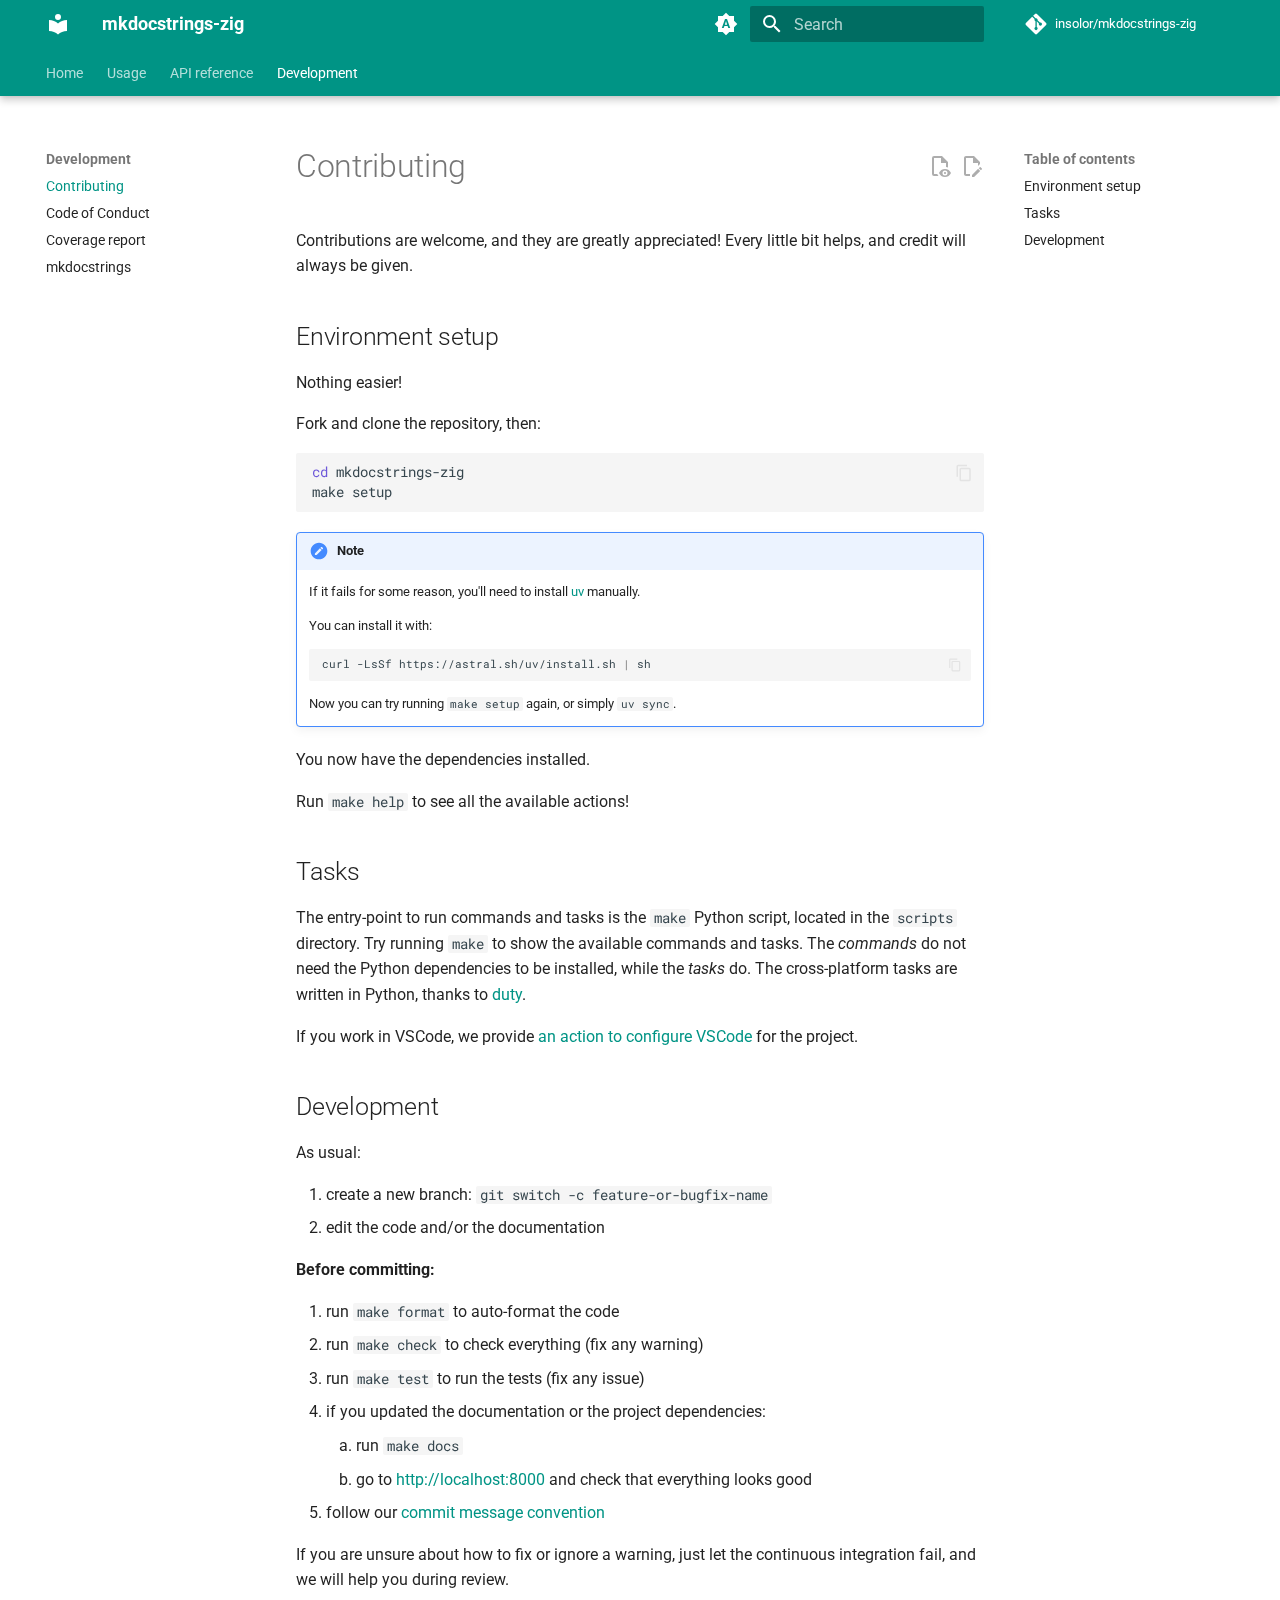
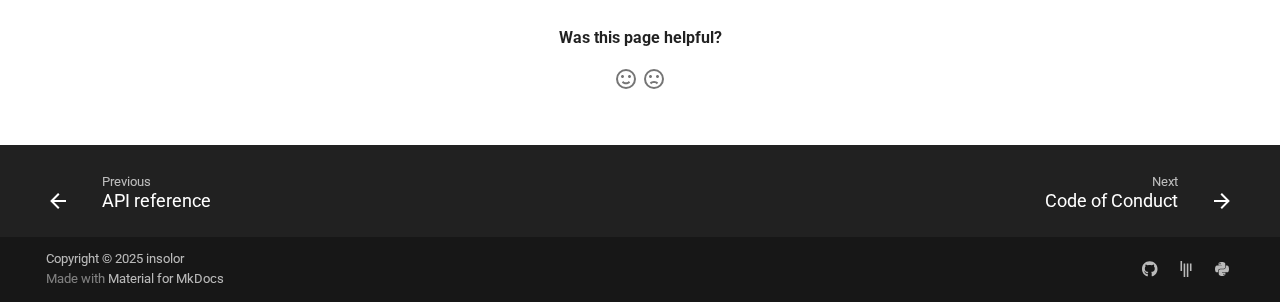
<file: contributing/index.html>
<!doctype html>
<html lang="en" class="no-js">
  <head>
    
      <meta charset="utf-8">
      <meta name="viewport" content="width=device-width,initial-scale=1">
      
        <meta name="description" content="A Zig handler for mkdocstrings.">
      
      
      
        <link rel="canonical" href="https://insolor.github.io/mkdocstrings-zig/contributing/">
      
      
        <link rel="prev" href="../reference/api/">
      
      
        <link rel="next" href="../code_of_conduct/">
      
      
      <link rel="icon" href="../assets/images/favicon.png">
      <meta name="generator" content="mkdocs-1.6.1, mkdocs-material-9.6.15">
    
    
      
        <title>Contributing - mkdocstrings-zig</title>
      
    
    
      <link rel="stylesheet" href="../assets/stylesheets/main.342714a4.min.css">
      
        
        <link rel="stylesheet" href="../assets/stylesheets/palette.06af60db.min.css">
      
      


    
    
      
    
    
      
        
        
        <link rel="preconnect" href="https://fonts.gstatic.com" crossorigin>
        <link rel="stylesheet" href="https://fonts.googleapis.com/css?family=Roboto:300,300i,400,400i,700,700i%7CRoboto+Mono:400,400i,700,700i&display=fallback">
        <style>:root{--md-text-font:"Roboto";--md-code-font:"Roboto Mono"}</style>
      
    
    
      <link rel="stylesheet" href="../assets/_markdown_exec_pyodide.css">
    
      <link rel="stylesheet" href="../assets/_mkdocstrings.css">
    
      <link rel="stylesheet" href="../css/material.css">
    
      <link rel="stylesheet" href="../css/mkdocstrings.css">
    
    <script>__md_scope=new URL("..",location),__md_hash=e=>[...e].reduce(((e,_)=>(e<<5)-e+_.charCodeAt(0)),0),__md_get=(e,_=localStorage,t=__md_scope)=>JSON.parse(_.getItem(t.pathname+"."+e)),__md_set=(e,_,t=localStorage,a=__md_scope)=>{try{t.setItem(a.pathname+"."+e,JSON.stringify(_))}catch(e){}}</script>
    
      
  


    
    
    
  </head>
  
  
    
    
      
    
    
    
    
    <body dir="ltr" data-md-color-scheme="default" data-md-color-primary="indigo" data-md-color-accent="indigo">
  
    
    <input class="md-toggle" data-md-toggle="drawer" type="checkbox" id="__drawer" autocomplete="off">
    <input class="md-toggle" data-md-toggle="search" type="checkbox" id="__search" autocomplete="off">
    <label class="md-overlay" for="__drawer"></label>
    <div data-md-component="skip">
      
        
        <a href="#contributing" class="md-skip">
          Skip to content
        </a>
      
    </div>
    <div data-md-component="announce">
      
    </div>
    
    
      

  

<header class="md-header md-header--shadow md-header--lifted" data-md-component="header">
  <nav class="md-header__inner md-grid" aria-label="Header">
    <a href=".." title="mkdocstrings-zig" class="md-header__button md-logo" aria-label="mkdocstrings-zig" data-md-component="logo">
      
  
  <svg xmlns="http://www.w3.org/2000/svg" viewBox="0 0 24 24"><path d="M12 8a3 3 0 0 0 3-3 3 3 0 0 0-3-3 3 3 0 0 0-3 3 3 3 0 0 0 3 3m0 3.54C9.64 9.35 6.5 8 3 8v11c3.5 0 6.64 1.35 9 3.54 2.36-2.19 5.5-3.54 9-3.54V8c-3.5 0-6.64 1.35-9 3.54"/></svg>

    </a>
    <label class="md-header__button md-icon" for="__drawer">
      
      <svg xmlns="http://www.w3.org/2000/svg" viewBox="0 0 24 24"><path d="M3 6h18v2H3zm0 5h18v2H3zm0 5h18v2H3z"/></svg>
    </label>
    <div class="md-header__title" data-md-component="header-title">
      <div class="md-header__ellipsis">
        <div class="md-header__topic">
          <span class="md-ellipsis">
            mkdocstrings-zig
          </span>
        </div>
        <div class="md-header__topic" data-md-component="header-topic">
          <span class="md-ellipsis">
            
              Contributing
            
          </span>
        </div>
      </div>
    </div>
    
      
        <form class="md-header__option" data-md-component="palette">
  
    
    
    
    <input class="md-option" data-md-color-media="(prefers-color-scheme)" data-md-color-scheme="default" data-md-color-primary="indigo" data-md-color-accent="indigo"  aria-label="Switch to light mode"  type="radio" name="__palette" id="__palette_0">
    
      <label class="md-header__button md-icon" title="Switch to light mode" for="__palette_1" hidden>
        <svg xmlns="http://www.w3.org/2000/svg" viewBox="0 0 24 24"><path d="m14.3 16-.7-2h-3.2l-.7 2H7.8L11 7h2l3.2 9zM20 8.69V4h-4.69L12 .69 8.69 4H4v4.69L.69 12 4 15.31V20h4.69L12 23.31 15.31 20H20v-4.69L23.31 12zm-9.15 3.96h2.3L12 9z"/></svg>
      </label>
    
  
    
    
    
    <input class="md-option" data-md-color-media="(prefers-color-scheme: light)" data-md-color-scheme="default" data-md-color-primary="teal" data-md-color-accent="purple"  aria-label="Switch to dark mode"  type="radio" name="__palette" id="__palette_1">
    
      <label class="md-header__button md-icon" title="Switch to dark mode" for="__palette_2" hidden>
        <svg xmlns="http://www.w3.org/2000/svg" viewBox="0 0 24 24"><path d="M12 7a5 5 0 0 1 5 5 5 5 0 0 1-5 5 5 5 0 0 1-5-5 5 5 0 0 1 5-5m0 2a3 3 0 0 0-3 3 3 3 0 0 0 3 3 3 3 0 0 0 3-3 3 3 0 0 0-3-3m0-7 2.39 3.42C13.65 5.15 12.84 5 12 5s-1.65.15-2.39.42zM3.34 7l4.16-.35A7.2 7.2 0 0 0 5.94 8.5c-.44.74-.69 1.5-.83 2.29zm.02 10 1.76-3.77a7.131 7.131 0 0 0 2.38 4.14zM20.65 7l-1.77 3.79a7.02 7.02 0 0 0-2.38-4.15zm-.01 10-4.14.36c.59-.51 1.12-1.14 1.54-1.86.42-.73.69-1.5.83-2.29zM12 22l-2.41-3.44c.74.27 1.55.44 2.41.44.82 0 1.63-.17 2.37-.44z"/></svg>
      </label>
    
  
    
    
    
    <input class="md-option" data-md-color-media="(prefers-color-scheme: dark)" data-md-color-scheme="slate" data-md-color-primary="black" data-md-color-accent="lime"  aria-label="Switch to system preference"  type="radio" name="__palette" id="__palette_2">
    
      <label class="md-header__button md-icon" title="Switch to system preference" for="__palette_0" hidden>
        <svg xmlns="http://www.w3.org/2000/svg" viewBox="0 0 24 24"><path d="m17.75 4.09-2.53 1.94.91 3.06-2.63-1.81-2.63 1.81.91-3.06-2.53-1.94L12.44 4l1.06-3 1.06 3zm3.5 6.91-1.64 1.25.59 1.98-1.7-1.17-1.7 1.17.59-1.98L15.75 11l2.06-.05L18.5 9l.69 1.95zm-2.28 4.95c.83-.08 1.72 1.1 1.19 1.85-.32.45-.66.87-1.08 1.27C15.17 23 8.84 23 4.94 19.07c-3.91-3.9-3.91-10.24 0-14.14.4-.4.82-.76 1.27-1.08.75-.53 1.93.36 1.85 1.19-.27 2.86.69 5.83 2.89 8.02a9.96 9.96 0 0 0 8.02 2.89m-1.64 2.02a12.08 12.08 0 0 1-7.8-3.47c-2.17-2.19-3.33-5-3.49-7.82-2.81 3.14-2.7 7.96.31 10.98 3.02 3.01 7.84 3.12 10.98.31"/></svg>
      </label>
    
  
</form>
      
    
    
      <script>var palette=__md_get("__palette");if(palette&&palette.color){if("(prefers-color-scheme)"===palette.color.media){var media=matchMedia("(prefers-color-scheme: light)"),input=document.querySelector(media.matches?"[data-md-color-media='(prefers-color-scheme: light)']":"[data-md-color-media='(prefers-color-scheme: dark)']");palette.color.media=input.getAttribute("data-md-color-media"),palette.color.scheme=input.getAttribute("data-md-color-scheme"),palette.color.primary=input.getAttribute("data-md-color-primary"),palette.color.accent=input.getAttribute("data-md-color-accent")}for(var[key,value]of Object.entries(palette.color))document.body.setAttribute("data-md-color-"+key,value)}</script>
    
    
    
      
      
        <label class="md-header__button md-icon" for="__search">
          
          <svg xmlns="http://www.w3.org/2000/svg" viewBox="0 0 24 24"><path d="M9.5 3A6.5 6.5 0 0 1 16 9.5c0 1.61-.59 3.09-1.56 4.23l.27.27h.79l5 5-1.5 1.5-5-5v-.79l-.27-.27A6.52 6.52 0 0 1 9.5 16 6.5 6.5 0 0 1 3 9.5 6.5 6.5 0 0 1 9.5 3m0 2C7 5 5 7 5 9.5S7 14 9.5 14 14 12 14 9.5 12 5 9.5 5"/></svg>
        </label>
        <div class="md-search" data-md-component="search" role="dialog">
  <label class="md-search__overlay" for="__search"></label>
  <div class="md-search__inner" role="search">
    <form class="md-search__form" name="search">
      <input type="text" class="md-search__input" name="query" aria-label="Search" placeholder="Search" autocapitalize="off" autocorrect="off" autocomplete="off" spellcheck="false" data-md-component="search-query" required>
      <label class="md-search__icon md-icon" for="__search">
        
        <svg xmlns="http://www.w3.org/2000/svg" viewBox="0 0 24 24"><path d="M9.5 3A6.5 6.5 0 0 1 16 9.5c0 1.61-.59 3.09-1.56 4.23l.27.27h.79l5 5-1.5 1.5-5-5v-.79l-.27-.27A6.52 6.52 0 0 1 9.5 16 6.5 6.5 0 0 1 3 9.5 6.5 6.5 0 0 1 9.5 3m0 2C7 5 5 7 5 9.5S7 14 9.5 14 14 12 14 9.5 12 5 9.5 5"/></svg>
        
        <svg xmlns="http://www.w3.org/2000/svg" viewBox="0 0 24 24"><path d="M20 11v2H8l5.5 5.5-1.42 1.42L4.16 12l7.92-7.92L13.5 5.5 8 11z"/></svg>
      </label>
      <nav class="md-search__options" aria-label="Search">
        
        <button type="reset" class="md-search__icon md-icon" title="Clear" aria-label="Clear" tabindex="-1">
          
          <svg xmlns="http://www.w3.org/2000/svg" viewBox="0 0 24 24"><path d="M19 6.41 17.59 5 12 10.59 6.41 5 5 6.41 10.59 12 5 17.59 6.41 19 12 13.41 17.59 19 19 17.59 13.41 12z"/></svg>
        </button>
      </nav>
      
        <div class="md-search__suggest" data-md-component="search-suggest"></div>
      
    </form>
    <div class="md-search__output">
      <div class="md-search__scrollwrap" tabindex="0" data-md-scrollfix>
        <div class="md-search-result" data-md-component="search-result">
          <div class="md-search-result__meta">
            Initializing search
          </div>
          <ol class="md-search-result__list" role="presentation"></ol>
        </div>
      </div>
    </div>
  </div>
</div>
      
    
    
      <div class="md-header__source">
        <a href="https://github.com/insolor/mkdocstrings-zig" title="Go to repository" class="md-source" data-md-component="source">
  <div class="md-source__icon md-icon">
    
    <svg xmlns="http://www.w3.org/2000/svg" viewBox="0 0 448 512"><!--! Font Awesome Free 6.7.2 by @fontawesome - https://fontawesome.com License - https://fontawesome.com/license/free (Icons: CC BY 4.0, Fonts: SIL OFL 1.1, Code: MIT License) Copyright 2024 Fonticons, Inc.--><path d="M439.55 236.05 244 40.45a28.87 28.87 0 0 0-40.81 0l-40.66 40.63 51.52 51.52c27.06-9.14 52.68 16.77 43.39 43.68l49.66 49.66c34.23-11.8 61.18 31 35.47 56.69-26.49 26.49-70.21-2.87-56-37.34L240.22 199v121.85c25.3 12.54 22.26 41.85 9.08 55a34.34 34.34 0 0 1-48.55 0c-17.57-17.6-11.07-46.91 11.25-56v-123c-20.8-8.51-24.6-30.74-18.64-45L142.57 101 8.45 235.14a28.86 28.86 0 0 0 0 40.81l195.61 195.6a28.86 28.86 0 0 0 40.8 0l194.69-194.69a28.86 28.86 0 0 0 0-40.81"/></svg>
  </div>
  <div class="md-source__repository">
    insolor/mkdocstrings-zig
  </div>
</a>
      </div>
    
  </nav>
  
    
      
<nav class="md-tabs" aria-label="Tabs" data-md-component="tabs">
  <div class="md-grid">
    <ul class="md-tabs__list">
      
        
  
  
  
  
    
    
      <li class="md-tabs__item">
        <a href=".." class="md-tabs__link">
          
  
  
  Home

        </a>
      </li>
    
  

      
        
  
  
  
  
    <li class="md-tabs__item">
      <a href="../usage/" class="md-tabs__link">
        
  
  
    
  
  Usage

      </a>
    </li>
  

      
        
  
  
  
  
    <li class="md-tabs__item">
      <a href="../reference/api/" class="md-tabs__link">
        
  
  
    
  
  API reference

      </a>
    </li>
  

      
        
  
  
  
    
  
  
    
    
      <li class="md-tabs__item md-tabs__item--active">
        <a href="./" class="md-tabs__link">
          
  
  
  Development

        </a>
      </li>
    
  

      
    </ul>
  </div>
</nav>
    
  
</header>
    
    <div class="md-container" data-md-component="container">
      
      
        
      
      <main class="md-main" data-md-component="main">
        <div class="md-main__inner md-grid">
          
            
              
              <div class="md-sidebar md-sidebar--primary" data-md-component="sidebar" data-md-type="navigation" >
                <div class="md-sidebar__scrollwrap">
                  <div class="md-sidebar__inner">
                    


  


<nav class="md-nav md-nav--primary md-nav--lifted" aria-label="Navigation" data-md-level="0">
  <label class="md-nav__title" for="__drawer">
    <a href=".." title="mkdocstrings-zig" class="md-nav__button md-logo" aria-label="mkdocstrings-zig" data-md-component="logo">
      
  
  <svg xmlns="http://www.w3.org/2000/svg" viewBox="0 0 24 24"><path d="M12 8a3 3 0 0 0 3-3 3 3 0 0 0-3-3 3 3 0 0 0-3 3 3 3 0 0 0 3 3m0 3.54C9.64 9.35 6.5 8 3 8v11c3.5 0 6.64 1.35 9 3.54 2.36-2.19 5.5-3.54 9-3.54V8c-3.5 0-6.64 1.35-9 3.54"/></svg>

    </a>
    mkdocstrings-zig
  </label>
  
    <div class="md-nav__source">
      <a href="https://github.com/insolor/mkdocstrings-zig" title="Go to repository" class="md-source" data-md-component="source">
  <div class="md-source__icon md-icon">
    
    <svg xmlns="http://www.w3.org/2000/svg" viewBox="0 0 448 512"><!--! Font Awesome Free 6.7.2 by @fontawesome - https://fontawesome.com License - https://fontawesome.com/license/free (Icons: CC BY 4.0, Fonts: SIL OFL 1.1, Code: MIT License) Copyright 2024 Fonticons, Inc.--><path d="M439.55 236.05 244 40.45a28.87 28.87 0 0 0-40.81 0l-40.66 40.63 51.52 51.52c27.06-9.14 52.68 16.77 43.39 43.68l49.66 49.66c34.23-11.8 61.18 31 35.47 56.69-26.49 26.49-70.21-2.87-56-37.34L240.22 199v121.85c25.3 12.54 22.26 41.85 9.08 55a34.34 34.34 0 0 1-48.55 0c-17.57-17.6-11.07-46.91 11.25-56v-123c-20.8-8.51-24.6-30.74-18.64-45L142.57 101 8.45 235.14a28.86 28.86 0 0 0 0 40.81l195.61 195.6a28.86 28.86 0 0 0 40.8 0l194.69-194.69a28.86 28.86 0 0 0 0-40.81"/></svg>
  </div>
  <div class="md-source__repository">
    insolor/mkdocstrings-zig
  </div>
</a>
    </div>
  
  <ul class="md-nav__list" data-md-scrollfix>
    
      
      
  
  
  
  
    
    
    
    
      
      
        
      
    
    
    <li class="md-nav__item md-nav__item--nested">
      
        
        
        <input class="md-nav__toggle md-toggle " type="checkbox" id="__nav_1" >
        
          
          <label class="md-nav__link" for="__nav_1" id="__nav_1_label" tabindex="0">
            
  
  
  <span class="md-ellipsis">
    Home
    
  </span>
  

            <span class="md-nav__icon md-icon"></span>
          </label>
        
        <nav class="md-nav" data-md-level="1" aria-labelledby="__nav_1_label" aria-expanded="false">
          <label class="md-nav__title" for="__nav_1">
            <span class="md-nav__icon md-icon"></span>
            Home
          </label>
          <ul class="md-nav__list" data-md-scrollfix>
            
              
                
  
  
  
  
    <li class="md-nav__item">
      <a href=".." class="md-nav__link">
        
  
  
  <span class="md-ellipsis">
    Overview
    
  </span>
  

      </a>
    </li>
  

              
            
              
                
  
  
  
  
    <li class="md-nav__item">
      <a href="../changelog/" class="md-nav__link">
        
  
  
  <span class="md-ellipsis">
    Changelog
    
  </span>
  

      </a>
    </li>
  

              
            
              
                
  
  
  
  
    <li class="md-nav__item">
      <a href="../credits/" class="md-nav__link">
        
  
  
  <span class="md-ellipsis">
    Credits
    
  </span>
  

      </a>
    </li>
  

              
            
              
                
  
  
  
  
    <li class="md-nav__item">
      <a href="../license/" class="md-nav__link">
        
  
  
  <span class="md-ellipsis">
    License
    
  </span>
  

      </a>
    </li>
  

              
            
          </ul>
        </nav>
      
    </li>
  

    
      
      
  
  
  
  
    
    
    
    
      
      
        
      
    
    
    <li class="md-nav__item md-nav__item--nested">
      
        
        
        <input class="md-nav__toggle md-toggle " type="checkbox" id="__nav_2" >
        
          
          <div class="md-nav__link md-nav__container">
            <a href="../usage/" class="md-nav__link ">
              
  
  
  <span class="md-ellipsis">
    Usage
    
  </span>
  

            </a>
            
              
              <label class="md-nav__link " for="__nav_2" id="__nav_2_label" tabindex="0">
                <span class="md-nav__icon md-icon"></span>
              </label>
            
          </div>
        
        <nav class="md-nav" data-md-level="1" aria-labelledby="__nav_2_label" aria-expanded="false">
          <label class="md-nav__title" for="__nav_2">
            <span class="md-nav__icon md-icon"></span>
            Usage
          </label>
          <ul class="md-nav__list" data-md-scrollfix>
            
              
                
  
  
  
  
    
    
    
    
      
      
        
      
    
    
    <li class="md-nav__item md-nav__item--nested">
      
        
        
        <input class="md-nav__toggle md-toggle " type="checkbox" id="__nav_2_1" >
        
          
          <div class="md-nav__link md-nav__container">
            <a href="../usage/configuration/" class="md-nav__link ">
              
  
  
  <span class="md-ellipsis">
    Configuration
    
  </span>
  

            </a>
            
              
              <label class="md-nav__link " for="__nav_2_1" id="__nav_2_1_label" tabindex="0">
                <span class="md-nav__icon md-icon"></span>
              </label>
            
          </div>
        
        <nav class="md-nav" data-md-level="2" aria-labelledby="__nav_2_1_label" aria-expanded="false">
          <label class="md-nav__title" for="__nav_2_1">
            <span class="md-nav__icon md-icon"></span>
            Configuration
          </label>
          <ul class="md-nav__list" data-md-scrollfix>
            
              
                
  
  
  
  
    <li class="md-nav__item">
      <a href="../usage/configuration/general/" class="md-nav__link">
        
  
  
  <span class="md-ellipsis">
    General
    
  </span>
  

      </a>
    </li>
  

              
            
              
                
  
  
  
  
    <li class="md-nav__item">
      <a href="../usage/configuration/headings/" class="md-nav__link">
        
  
  
  <span class="md-ellipsis">
    Headings
    
  </span>
  

      </a>
    </li>
  

              
            
          </ul>
        </nav>
      
    </li>
  

              
            
              
                
  
  
  
  
    <li class="md-nav__item">
      <a href="../usage/customization/" class="md-nav__link">
        
  
  
  <span class="md-ellipsis">
    Customization
    
  </span>
  

      </a>
    </li>
  

              
            
          </ul>
        </nav>
      
    </li>
  

    
      
      
  
  
  
  
    <li class="md-nav__item">
      <a href="../reference/api/" class="md-nav__link">
        
  
  
  <span class="md-ellipsis">
    API reference
    
  </span>
  

      </a>
    </li>
  

    
      
      
  
  
    
  
  
  
    
    
    
    
      
        
        
      
      
        
      
    
    
    <li class="md-nav__item md-nav__item--active md-nav__item--section md-nav__item--nested">
      
        
        
        <input class="md-nav__toggle md-toggle " type="checkbox" id="__nav_4" checked>
        
          
          <label class="md-nav__link" for="__nav_4" id="__nav_4_label" tabindex="">
            
  
  
  <span class="md-ellipsis">
    Development
    
  </span>
  

            <span class="md-nav__icon md-icon"></span>
          </label>
        
        <nav class="md-nav" data-md-level="1" aria-labelledby="__nav_4_label" aria-expanded="true">
          <label class="md-nav__title" for="__nav_4">
            <span class="md-nav__icon md-icon"></span>
            Development
          </label>
          <ul class="md-nav__list" data-md-scrollfix>
            
              
                
  
  
    
  
  
  
    <li class="md-nav__item md-nav__item--active">
      
      <input class="md-nav__toggle md-toggle" type="checkbox" id="__toc">
      
      
        
      
      
        <label class="md-nav__link md-nav__link--active" for="__toc">
          
  
  
  <span class="md-ellipsis">
    Contributing
    
  </span>
  

          <span class="md-nav__icon md-icon"></span>
        </label>
      
      <a href="./" class="md-nav__link md-nav__link--active">
        
  
  
  <span class="md-ellipsis">
    Contributing
    
  </span>
  

      </a>
      
        

<nav class="md-nav md-nav--secondary" aria-label="Table of contents">
  
  
  
    
  
  
    <label class="md-nav__title" for="__toc">
      <span class="md-nav__icon md-icon"></span>
      Table of contents
    </label>
    <ul class="md-nav__list" data-md-component="toc" data-md-scrollfix>
      
        <li class="md-nav__item">
  <a href="#environment-setup" class="md-nav__link">
    <span class="md-ellipsis">
      Environment setup
    </span>
  </a>
  
</li>
      
        <li class="md-nav__item">
  <a href="#tasks" class="md-nav__link">
    <span class="md-ellipsis">
      Tasks
    </span>
  </a>
  
</li>
      
        <li class="md-nav__item">
  <a href="#development" class="md-nav__link">
    <span class="md-ellipsis">
      Development
    </span>
  </a>
  
</li>
      
    </ul>
  
</nav>
      
    </li>
  

              
            
              
                
  
  
  
  
    <li class="md-nav__item">
      <a href="../code_of_conduct/" class="md-nav__link">
        
  
  
  <span class="md-ellipsis">
    Code of Conduct
    
  </span>
  

      </a>
    </li>
  

              
            
              
                
  
  
  
  
    <li class="md-nav__item">
      <a href="../coverage/" class="md-nav__link">
        
  
  
  <span class="md-ellipsis">
    Coverage report
    
  </span>
  

      </a>
    </li>
  

              
            
              
                
  
  
  
  
    <li class="md-nav__item">
      <a href="https://mkdocstrings.github.io/" class="md-nav__link">
        
  
  
  <span class="md-ellipsis">
    mkdocstrings
    
  </span>
  

      </a>
    </li>
  

              
            
          </ul>
        </nav>
      
    </li>
  

    
  </ul>
</nav>
                  </div>
                </div>
              </div>
            
            
              
              <div class="md-sidebar md-sidebar--secondary" data-md-component="sidebar" data-md-type="toc" >
                <div class="md-sidebar__scrollwrap">
                  <div class="md-sidebar__inner">
                    

<nav class="md-nav md-nav--secondary" aria-label="Table of contents">
  
  
  
    
  
  
    <label class="md-nav__title" for="__toc">
      <span class="md-nav__icon md-icon"></span>
      Table of contents
    </label>
    <ul class="md-nav__list" data-md-component="toc" data-md-scrollfix>
      
        <li class="md-nav__item">
  <a href="#environment-setup" class="md-nav__link">
    <span class="md-ellipsis">
      Environment setup
    </span>
  </a>
  
</li>
      
        <li class="md-nav__item">
  <a href="#tasks" class="md-nav__link">
    <span class="md-ellipsis">
      Tasks
    </span>
  </a>
  
</li>
      
        <li class="md-nav__item">
  <a href="#development" class="md-nav__link">
    <span class="md-ellipsis">
      Development
    </span>
  </a>
  
</li>
      
    </ul>
  
</nav>
                  </div>
                </div>
              </div>
            
          
          
            <div class="md-content" data-md-component="content">
              <article class="md-content__inner md-typeset">
                
                  


  
    <a href="https://github.com/insolor/mkdocstrings-zig/edit/main/docs/contributing.md" title="Edit this page" class="md-content__button md-icon" rel="edit">
      
      <svg xmlns="http://www.w3.org/2000/svg" viewBox="0 0 24 24"><path d="M10 20H6V4h7v5h5v3.1l2-2V8l-6-6H6c-1.1 0-2 .9-2 2v16c0 1.1.9 2 2 2h4zm10.2-7c.1 0 .3.1.4.2l1.3 1.3c.2.2.2.6 0 .8l-1 1-2.1-2.1 1-1c.1-.1.2-.2.4-.2m0 3.9L14.1 23H12v-2.1l6.1-6.1z"/></svg>
    </a>
  
  
    
      
    
    <a href="https://github.com/insolor/mkdocstrings-zig/raw/main/docs/contributing.md" title="View source of this page" class="md-content__button md-icon">
      
      <svg xmlns="http://www.w3.org/2000/svg" viewBox="0 0 24 24"><path d="M17 18c.56 0 1 .44 1 1s-.44 1-1 1-1-.44-1-1 .44-1 1-1m0-3c-2.73 0-5.06 1.66-6 4 .94 2.34 3.27 4 6 4s5.06-1.66 6-4c-.94-2.34-3.27-4-6-4m0 6.5a2.5 2.5 0 0 1-2.5-2.5 2.5 2.5 0 0 1 2.5-2.5 2.5 2.5 0 0 1 2.5 2.5 2.5 2.5 0 0 1-2.5 2.5M9.27 20H6V4h7v5h5v4.07c.7.08 1.36.25 2 .49V8l-6-6H6a2 2 0 0 0-2 2v16a2 2 0 0 0 2 2h4.5a8.2 8.2 0 0 1-1.23-2"/></svg>
    </a>
  


<h1 id="contributing">Contributing<a class="headerlink" href="#contributing" title="Permanent link">&para;</a></h1>
<p>Contributions are welcome, and they are greatly appreciated! Every little bit helps, and credit will always be given.</p>
<h2 id="environment-setup">Environment setup<a class="headerlink" href="#environment-setup" title="Permanent link">&para;</a></h2>
<p>Nothing easier!</p>
<p>Fork and clone the repository, then:</p>
<div class="highlight"><pre><span></span><code><span class="nb">cd</span><span class="w"> </span>mkdocstrings-zig
make<span class="w"> </span>setup
</code></pre></div>
<div class="admonition note">
<p class="admonition-title">Note</p>
<p>If it fails for some reason, you'll need to install <a href="https://github.com/astral-sh/uv">uv</a> manually.</p>
<p>You can install it with:</p>
<div class="highlight"><pre><span></span><code>curl<span class="w"> </span>-LsSf<span class="w"> </span>https://astral.sh/uv/install.sh<span class="w"> </span><span class="p">|</span><span class="w"> </span>sh
</code></pre></div>
<p>Now you can try running <code>make setup</code> again, or simply <code>uv sync</code>.</p>
</div>
<p>You now have the dependencies installed.</p>
<p>Run <code>make help</code> to see all the available actions!</p>
<h2 id="tasks">Tasks<a class="headerlink" href="#tasks" title="Permanent link">&para;</a></h2>
<p>The entry-point to run commands and tasks is the <code>make</code> Python script, located in the <code>scripts</code> directory. Try running <code>make</code> to show the available commands and tasks. The <em>commands</em> do not need the Python dependencies to be installed,
while the <em>tasks</em> do. The cross-platform tasks are written in Python, thanks to <a href="https://github.com/pawamoy/duty">duty</a>.</p>
<p>If you work in VSCode, we provide <a href="https://pawamoy.github.io/copier-uv/work/#vscode-setup">an action to configure VSCode</a> for the project.</p>
<h2 id="development">Development<a class="headerlink" href="#development" title="Permanent link">&para;</a></h2>
<p>As usual:</p>
<ol>
<li>create a new branch: <code>git switch -c feature-or-bugfix-name</code></li>
<li>edit the code and/or the documentation</li>
</ol>
<p><strong>Before committing:</strong></p>
<ol>
<li>run <code>make format</code> to auto-format the code</li>
<li>run <code>make check</code> to check everything (fix any warning)</li>
<li>run <code>make test</code> to run the tests (fix any issue)</li>
<li>if you updated the documentation or the project dependencies:<ol>
<li>run <code>make docs</code></li>
<li>go to <a href="http://localhost:8000">http://localhost:8000</a> and check that everything looks good</li>
</ol>
</li>
<li>follow our <a href="#commit-message-convention">commit message convention</a></li>
</ol>
<p>If you are unsure about how to fix or ignore a warning, just let the continuous integration fail, and we will help you during review.</p>
<!-- Don't bother updating the changelog, we will take care of this. -->
<!--
## Commit message convention

Commit messages must follow our convention based on the [Angular style](https://gist.github.com/stephenparish/9941e89d80e2bc58a153#format-of-the-commit-message) or the [Karma convention](https://karma-runner.github.io/4.0/dev/git-commit-msg.html):

<div class="highlight"><pre><span></span><code>&lt;type&gt;[(scope)]: Subject

[Body]
</code></pre></div>

**Subject and body must be valid Markdown.** Subject must have proper casing (uppercase for first letter if it makes sense), but no dot at the end, and no punctuation in general.

Scope and body are optional. Type can be:

- `build`: About packaging, building wheels, etc.
- `chore`: About packaging or repo/files management.
- `ci`: About Continuous Integration.
- `deps`: Dependencies update.
- `docs`: About documentation.
- `feat`: New feature.
- `fix`: Bug fix.
- `perf`: About performance.
- `refactor`: Changes that are not features or bug fixes.
- `style`: A change in code style/format.
- `tests`: About tests.

If you write a body, please add trailers at the end (for example issues and PR references, or co-authors), without relying on GitHub's flavored Markdown:

<div class="highlight"><pre><span></span><code>Body.

Issue #10: https://github.com/namespace/project/issues/10
Related to PR namespace/other-project#15: https://github.com/namespace/other-project/pull/15
</code></pre></div>

These "trailers" must appear at the end of the body, without any blank lines between them. The trailer title can contain any character except colons `:`. We expect a full URI for each trailer, not just GitHub autolinks (for example, full GitHub URLs for commits and issues, not the hash or the #issue-number).

We do not enforce a line length on commit messages summary and body, but please avoid very long summaries, and very long lines in the body, unless they are part of code blocks that must not be wrapped.

## Pull requests guidelines

Link to any related issue in the Pull Request message.

During the review, we recommend using fixups:

<div class="highlight"><pre><span></span><code><span class="c1"># SHA is the SHA of the commit you want to fix</span>
git<span class="w"> </span>commit<span class="w"> </span>--fixup<span class="o">=</span>SHA
</code></pre></div>

Once all the changes are approved, you can squash your commits:

<div class="highlight"><pre><span></span><code>git<span class="w"> </span>rebase<span class="w"> </span>-i<span class="w"> </span>--autosquash<span class="w"> </span>main
</code></pre></div>

And force-push:

<div class="highlight"><pre><span></span><code>git<span class="w"> </span>push<span class="w"> </span>-f
</code></pre></div>

If this seems all too complicated, you can push or force-push each new commit, and we will squash them ourselves if needed, before merging.
-->







  
  



  



  <form class="md-feedback" name="feedback" hidden>
    <fieldset>
      <legend class="md-feedback__title">
        Was this page helpful?
      </legend>
      <div class="md-feedback__inner">
        <div class="md-feedback__list">
          
            <button class="md-feedback__icon md-icon" type="submit" title="This page was helpful" data-md-value="1">
              <svg xmlns="http://www.w3.org/2000/svg" viewBox="0 0 24 24"><path d="M20 12a8 8 0 0 0-8-8 8 8 0 0 0-8 8 8 8 0 0 0 8 8 8 8 0 0 0 8-8m2 0a10 10 0 0 1-10 10A10 10 0 0 1 2 12 10 10 0 0 1 12 2a10 10 0 0 1 10 10M10 9.5c0 .8-.7 1.5-1.5 1.5S7 10.3 7 9.5 7.7 8 8.5 8s1.5.7 1.5 1.5m7 0c0 .8-.7 1.5-1.5 1.5S14 10.3 14 9.5 14.7 8 15.5 8s1.5.7 1.5 1.5m-5 7.73c-1.75 0-3.29-.73-4.19-1.81L9.23 14c.45.72 1.52 1.23 2.77 1.23s2.32-.51 2.77-1.23l1.42 1.42c-.9 1.08-2.44 1.81-4.19 1.81"/></svg>
            </button>
          
            <button class="md-feedback__icon md-icon" type="submit" title="This page could be improved" data-md-value="0">
              <svg xmlns="http://www.w3.org/2000/svg" viewBox="0 0 24 24"><path d="M20 12a8 8 0 0 0-8-8 8 8 0 0 0-8 8 8 8 0 0 0 8 8 8 8 0 0 0 8-8m2 0a10 10 0 0 1-10 10A10 10 0 0 1 2 12 10 10 0 0 1 12 2a10 10 0 0 1 10 10m-6.5-4c.8 0 1.5.7 1.5 1.5s-.7 1.5-1.5 1.5-1.5-.7-1.5-1.5.7-1.5 1.5-1.5M10 9.5c0 .8-.7 1.5-1.5 1.5S7 10.3 7 9.5 7.7 8 8.5 8s1.5.7 1.5 1.5m2 4.5c1.75 0 3.29.72 4.19 1.81l-1.42 1.42C14.32 16.5 13.25 16 12 16s-2.32.5-2.77 1.23l-1.42-1.42C8.71 14.72 10.25 14 12 14"/></svg>
            </button>
          
        </div>
        <div class="md-feedback__note">
          
            <div data-md-value="1" hidden>
              
              
                
              
              
              
                
                
              
              Thanks for your feedback!
            </div>
          
            <div data-md-value="0" hidden>
              
              
                
              
              
              
                
                
              
              Let us know how we can improve this page.
            </div>
          
        </div>
      </div>
    </fieldset>
  </form>

<!-- Giscus -->
<!-- https://squidfunk.github.io/mkdocs-material/setup/adding-a-comment-system/#giscus-integration -->
<div id="feedback" style="display: none;">
    <h2 id="__comments">Feedback</h2>
    <script src="https://giscus.app/client.js"
        data-repo="insolor/mkdocstrings-zig"
        data-repo-id="R_kgDOOyMA0Q"
        data-category="Documentation"
        data-category-id="REPLACE WITH DISCUSSION CATEGORY ID"
        data-mapping="pathname"
        data-strict="1"
        data-reactions-enabled="0"
        data-emit-metadata="0"
        data-input-position="top"
        data-theme="preferred_color_scheme"
        data-lang="en"
        data-loading="lazy"
        crossorigin="anonymous"
        async>
    </script>

    <!-- Synchronize Giscus theme with palette -->
    <script>
        var giscus = document.querySelector("script[src*=giscus]")

        // Set palette on initial load
        var palette = __md_get("__palette")
        if (palette && typeof palette.color === "object") {
            var theme = palette.color.scheme === "slate"
                ? "transparent_dark"
                : "light"

            // Instruct Giscus to set theme
            giscus.setAttribute("data-theme", theme)
        }

        // Register event handlers after documented loaded
        document.addEventListener("DOMContentLoaded", function() {
            var ref = document.querySelector("[data-md-component=palette]")
            ref.addEventListener("change", function() {
                var palette = __md_get("__palette")
                if (palette && typeof palette.color === "object") {
                    var theme = palette.color.scheme === "slate"
                        ? "transparent_dark"
                        : "light"

                    // Instruct Giscus to change theme
                    var frame = document.querySelector(".giscus-frame")
                    frame.contentWindow.postMessage(
                        { giscus: { setConfig: { theme } } },
                        "https://giscus.app"
                    )
                }
            })
        })
    </script>
</div>
                
              </article>
            </div>
          
          
<script>var target=document.getElementById(location.hash.slice(1));target&&target.name&&(target.checked=target.name.startsWith("__tabbed_"))</script>
        </div>
        
          <button type="button" class="md-top md-icon" data-md-component="top" hidden>
  
  <svg xmlns="http://www.w3.org/2000/svg" viewBox="0 0 24 24"><path d="M13 20h-2V8l-5.5 5.5-1.42-1.42L12 4.16l7.92 7.92-1.42 1.42L13 8z"/></svg>
  Back to top
</button>
        
      </main>
      
        <footer class="md-footer">
  
    
      
      <nav class="md-footer__inner md-grid" aria-label="Footer" >
        
          
          <a href="../reference/api/" class="md-footer__link md-footer__link--prev" aria-label="Previous: API reference">
            <div class="md-footer__button md-icon">
              
              <svg xmlns="http://www.w3.org/2000/svg" viewBox="0 0 24 24"><path d="M20 11v2H8l5.5 5.5-1.42 1.42L4.16 12l7.92-7.92L13.5 5.5 8 11z"/></svg>
            </div>
            <div class="md-footer__title">
              <span class="md-footer__direction">
                Previous
              </span>
              <div class="md-ellipsis">
                API reference
              </div>
            </div>
          </a>
        
        
          
          <a href="../code_of_conduct/" class="md-footer__link md-footer__link--next" aria-label="Next: Code of Conduct">
            <div class="md-footer__title">
              <span class="md-footer__direction">
                Next
              </span>
              <div class="md-ellipsis">
                Code of Conduct
              </div>
            </div>
            <div class="md-footer__button md-icon">
              
              <svg xmlns="http://www.w3.org/2000/svg" viewBox="0 0 24 24"><path d="M4 11v2h12l-5.5 5.5 1.42 1.42L19.84 12l-7.92-7.92L10.5 5.5 16 11z"/></svg>
            </div>
          </a>
        
      </nav>
    
  
  <div class="md-footer-meta md-typeset">
    <div class="md-footer-meta__inner md-grid">
      <div class="md-copyright">
  
    <div class="md-copyright__highlight">
      Copyright &copy; 2025 insolor
    </div>
  
  
    Made with
    <a href="https://squidfunk.github.io/mkdocs-material/" target="_blank" rel="noopener">
      Material for MkDocs
    </a>
  
</div>
      
        <div class="md-social">
  
    
    
    
    
      
      
    
    <a href="https://github.com/insolor" target="_blank" rel="noopener" title="github.com" class="md-social__link">
      <svg xmlns="http://www.w3.org/2000/svg" viewBox="0 0 496 512"><!--! Font Awesome Free 6.7.2 by @fontawesome - https://fontawesome.com License - https://fontawesome.com/license/free (Icons: CC BY 4.0, Fonts: SIL OFL 1.1, Code: MIT License) Copyright 2024 Fonticons, Inc.--><path d="M165.9 397.4c0 2-2.3 3.6-5.2 3.6-3.3.3-5.6-1.3-5.6-3.6 0-2 2.3-3.6 5.2-3.6 3-.3 5.6 1.3 5.6 3.6m-31.1-4.5c-.7 2 1.3 4.3 4.3 4.9 2.6 1 5.6 0 6.2-2s-1.3-4.3-4.3-5.2c-2.6-.7-5.5.3-6.2 2.3m44.2-1.7c-2.9.7-4.9 2.6-4.6 4.9.3 2 2.9 3.3 5.9 2.6 2.9-.7 4.9-2.6 4.6-4.6-.3-1.9-3-3.2-5.9-2.9M244.8 8C106.1 8 0 113.3 0 252c0 110.9 69.8 205.8 169.5 239.2 12.8 2.3 17.3-5.6 17.3-12.1 0-6.2-.3-40.4-.3-61.4 0 0-70 15-84.7-29.8 0 0-11.4-29.1-27.8-36.6 0 0-22.9-15.7 1.6-15.4 0 0 24.9 2 38.6 25.8 21.9 38.6 58.6 27.5 72.9 20.9 2.3-16 8.8-27.1 16-33.7-55.9-6.2-112.3-14.3-112.3-110.5 0-27.5 7.6-41.3 23.6-58.9-2.6-6.5-11.1-33.3 2.6-67.9 20.9-6.5 69 27 69 27 20-5.6 41.5-8.5 62.8-8.5s42.8 2.9 62.8 8.5c0 0 48.1-33.6 69-27 13.7 34.7 5.2 61.4 2.6 67.9 16 17.7 25.8 31.5 25.8 58.9 0 96.5-58.9 104.2-114.8 110.5 9.2 7.9 17 22.9 17 46.4 0 33.7-.3 75.4-.3 83.6 0 6.5 4.6 14.4 17.3 12.1C428.2 457.8 496 362.9 496 252 496 113.3 383.5 8 244.8 8M97.2 352.9c-1.3 1-1 3.3.7 5.2 1.6 1.6 3.9 2.3 5.2 1 1.3-1 1-3.3-.7-5.2-1.6-1.6-3.9-2.3-5.2-1m-10.8-8.1c-.7 1.3.3 2.9 2.3 3.9 1.6 1 3.6.7 4.3-.7.7-1.3-.3-2.9-2.3-3.9-2-.6-3.6-.3-4.3.7m32.4 35.6c-1.6 1.3-1 4.3 1.3 6.2 2.3 2.3 5.2 2.6 6.5 1 1.3-1.3.7-4.3-1.3-6.2-2.2-2.3-5.2-2.6-6.5-1m-11.4-14.7c-1.6 1-1.6 3.6 0 5.9s4.3 3.3 5.6 2.3c1.6-1.3 1.6-3.9 0-6.2-1.4-2.3-4-3.3-5.6-2"/></svg>
    </a>
  
    
    
    
    
      
      
    
    <a href="https://gitter.im/mkdocstrings-zig/community" target="_blank" rel="noopener" title="gitter.im" class="md-social__link">
      <svg xmlns="http://www.w3.org/2000/svg" viewBox="0 0 384 512"><!--! Font Awesome Free 6.7.2 by @fontawesome - https://fontawesome.com License - https://fontawesome.com/license/free (Icons: CC BY 4.0, Fonts: SIL OFL 1.1, Code: MIT License) Copyright 2024 Fonticons, Inc.--><path d="M66.4 322.5H16V0h50.4zM166.9 76.1h-50.4V512h50.4zm100.6 0h-50.4V512h50.4zM368 76h-50.4v247H368z"/></svg>
    </a>
  
    
    
    
    
      
      
    
    <a href="https://pypi.org/project/mkdocstrings-zig/" target="_blank" rel="noopener" title="pypi.org" class="md-social__link">
      <svg xmlns="http://www.w3.org/2000/svg" viewBox="0 0 448 512"><!--! Font Awesome Free 6.7.2 by @fontawesome - https://fontawesome.com License - https://fontawesome.com/license/free (Icons: CC BY 4.0, Fonts: SIL OFL 1.1, Code: MIT License) Copyright 2024 Fonticons, Inc.--><path d="M439.8 200.5c-7.7-30.9-22.3-54.2-53.4-54.2h-40.1v47.4c0 36.8-31.2 67.8-66.8 67.8H172.7c-29.2 0-53.4 25-53.4 54.3v101.8c0 29 25.2 46 53.4 54.3 33.8 9.9 66.3 11.7 106.8 0 26.9-7.8 53.4-23.5 53.4-54.3v-40.7H226.2v-13.6h160.2c31.1 0 42.6-21.7 53.4-54.2 11.2-33.5 10.7-65.7 0-108.6M286.2 404c11.1 0 20.1 9.1 20.1 20.3 0 11.3-9 20.4-20.1 20.4-11 0-20.1-9.2-20.1-20.4.1-11.3 9.1-20.3 20.1-20.3M167.8 248.1h106.8c29.7 0 53.4-24.5 53.4-54.3V91.9c0-29-24.4-50.7-53.4-55.6-35.8-5.9-74.7-5.6-106.8.1-45.2 8-53.4 24.7-53.4 55.6v40.7h106.9v13.6h-147c-31.1 0-58.3 18.7-66.8 54.2-9.8 40.7-10.2 66.1 0 108.6 7.6 31.6 25.7 54.2 56.8 54.2H101v-48.8c0-35.3 30.5-66.4 66.8-66.4m-6.7-142.6c-11.1 0-20.1-9.1-20.1-20.3.1-11.3 9-20.4 20.1-20.4 11 0 20.1 9.2 20.1 20.4s-9 20.3-20.1 20.3"/></svg>
    </a>
  
</div>
      
    </div>
  </div>
</footer>
      
    </div>
    <div class="md-dialog" data-md-component="dialog">
      <div class="md-dialog__inner md-typeset"></div>
    </div>
    
    
    
      
      <script id="__config" type="application/json">{"base": "..", "features": ["announce.dismiss", "content.action.edit", "content.action.view", "content.code.annotate", "content.code.copy", "content.tooltips", "navigation.footer", "navigation.instant.preview", "navigation.path", "navigation.sections", "navigation.tabs", "navigation.tabs.sticky", "navigation.top", "search.highlight", "search.suggest", "toc.follow"], "search": "../assets/javascripts/workers/search.d50fe291.min.js", "tags": null, "translations": {"clipboard.copied": "Copied to clipboard", "clipboard.copy": "Copy to clipboard", "search.result.more.one": "1 more on this page", "search.result.more.other": "# more on this page", "search.result.none": "No matching documents", "search.result.one": "1 matching document", "search.result.other": "# matching documents", "search.result.placeholder": "Type to start searching", "search.result.term.missing": "Missing", "select.version": "Select version"}, "version": null}</script>
    
    
      <script src="../assets/javascripts/bundle.56ea9cef.min.js"></script>
      
        <script src="../assets/_markdown_exec_pyodide.js"></script>
      
        <script src="../js/feedback.js"></script>
      
    
  </body>
</html>
</file>
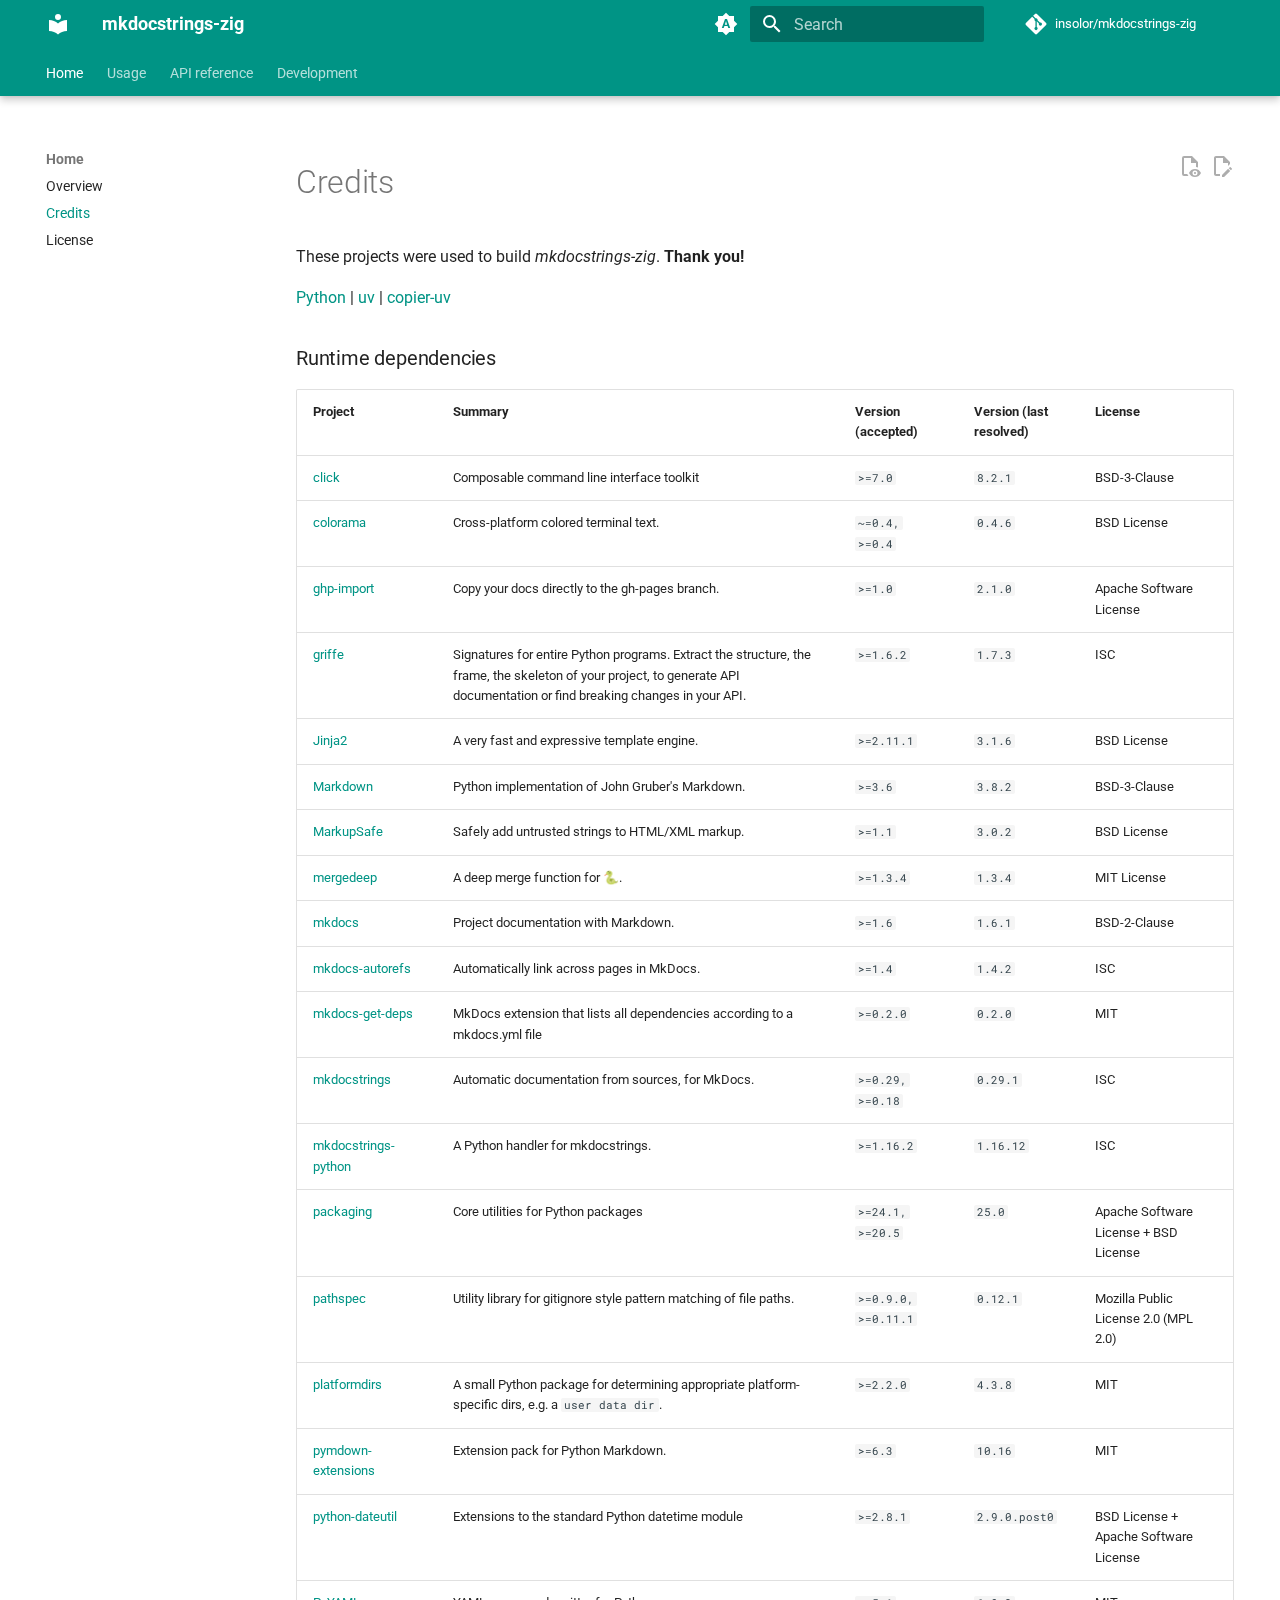
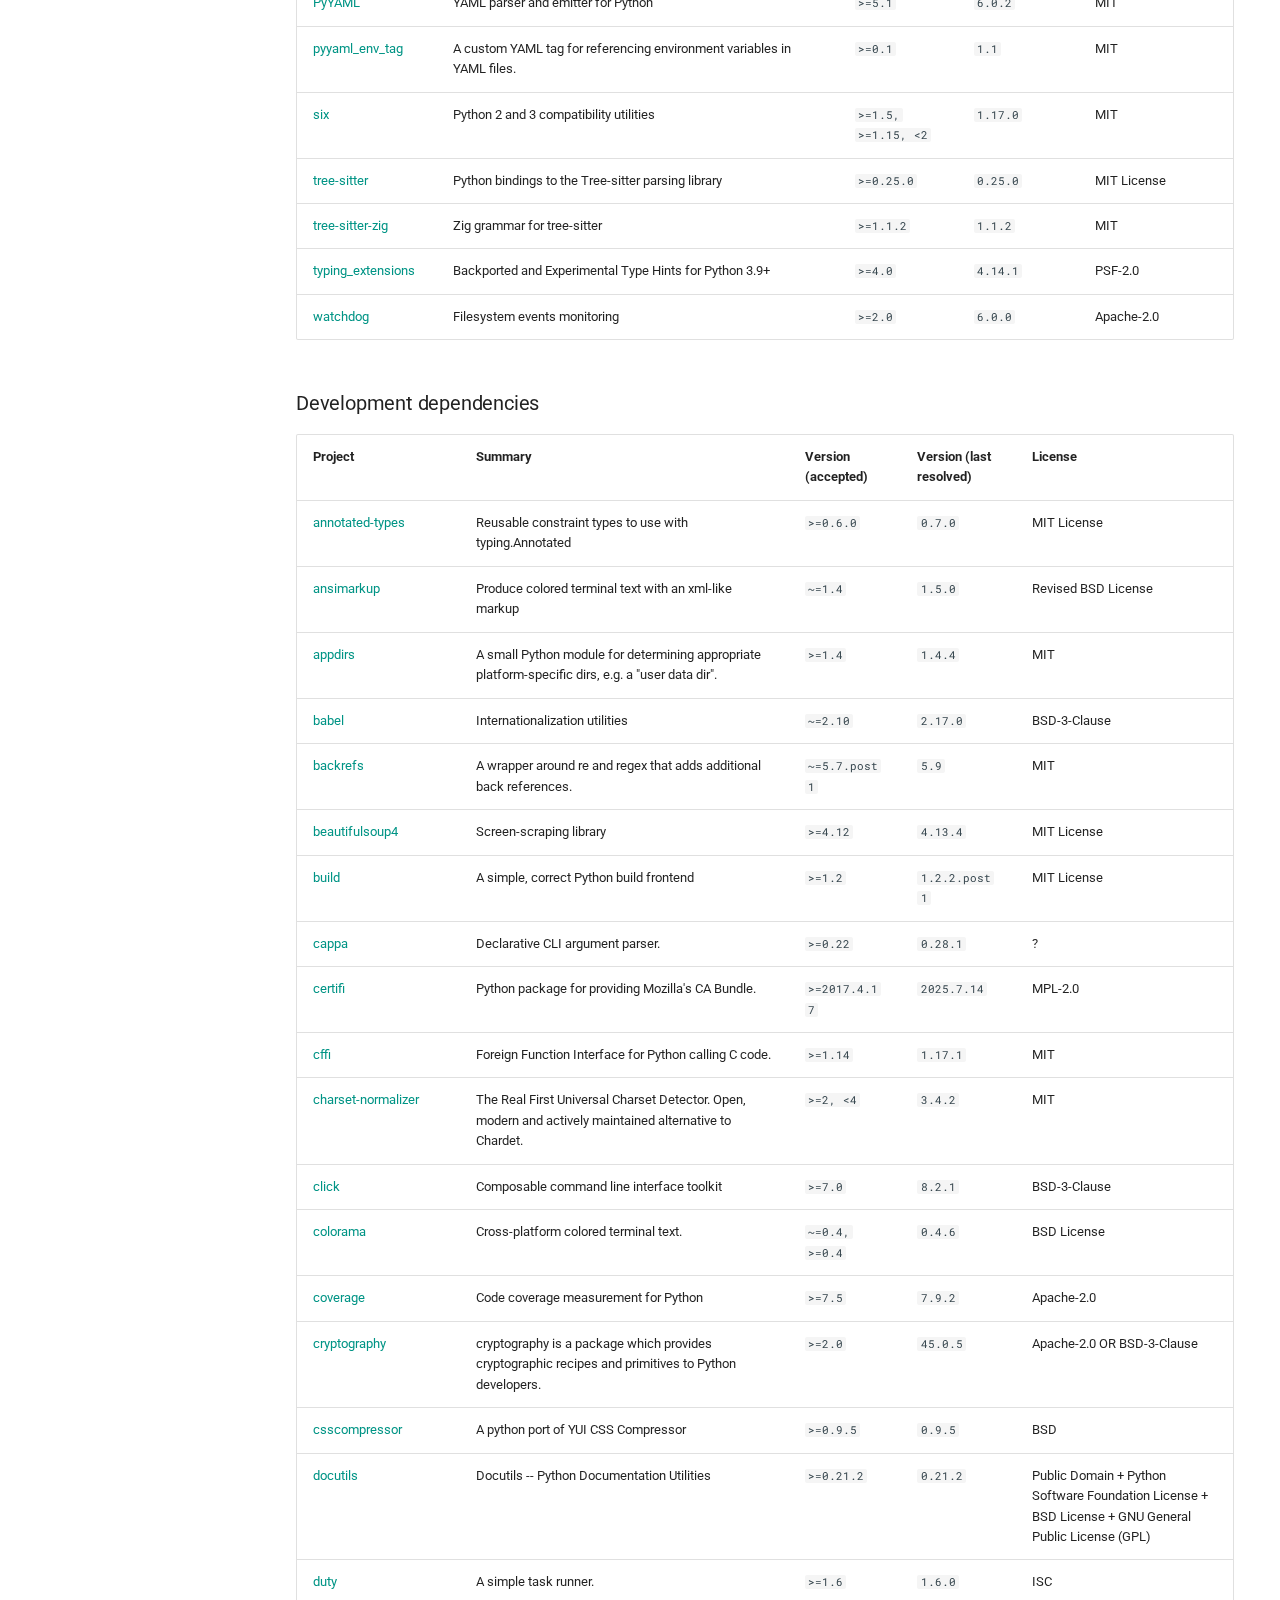
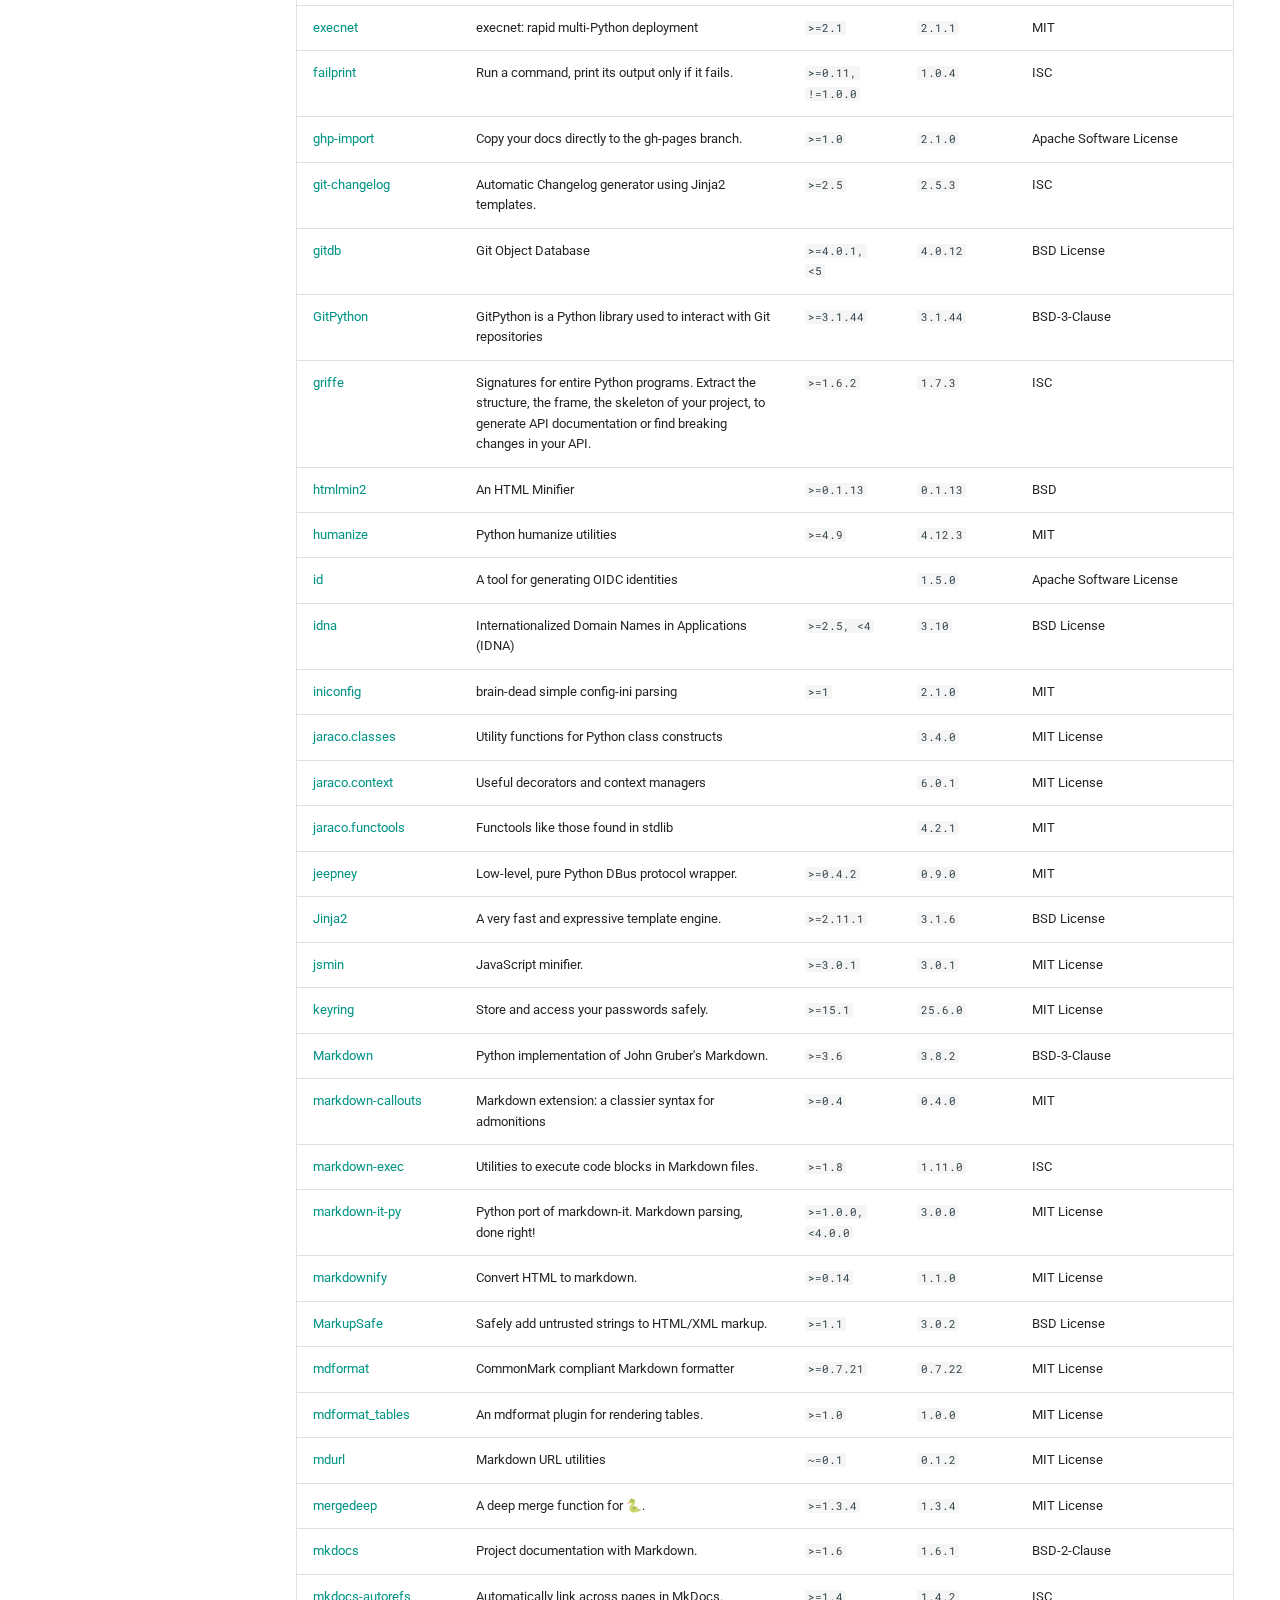
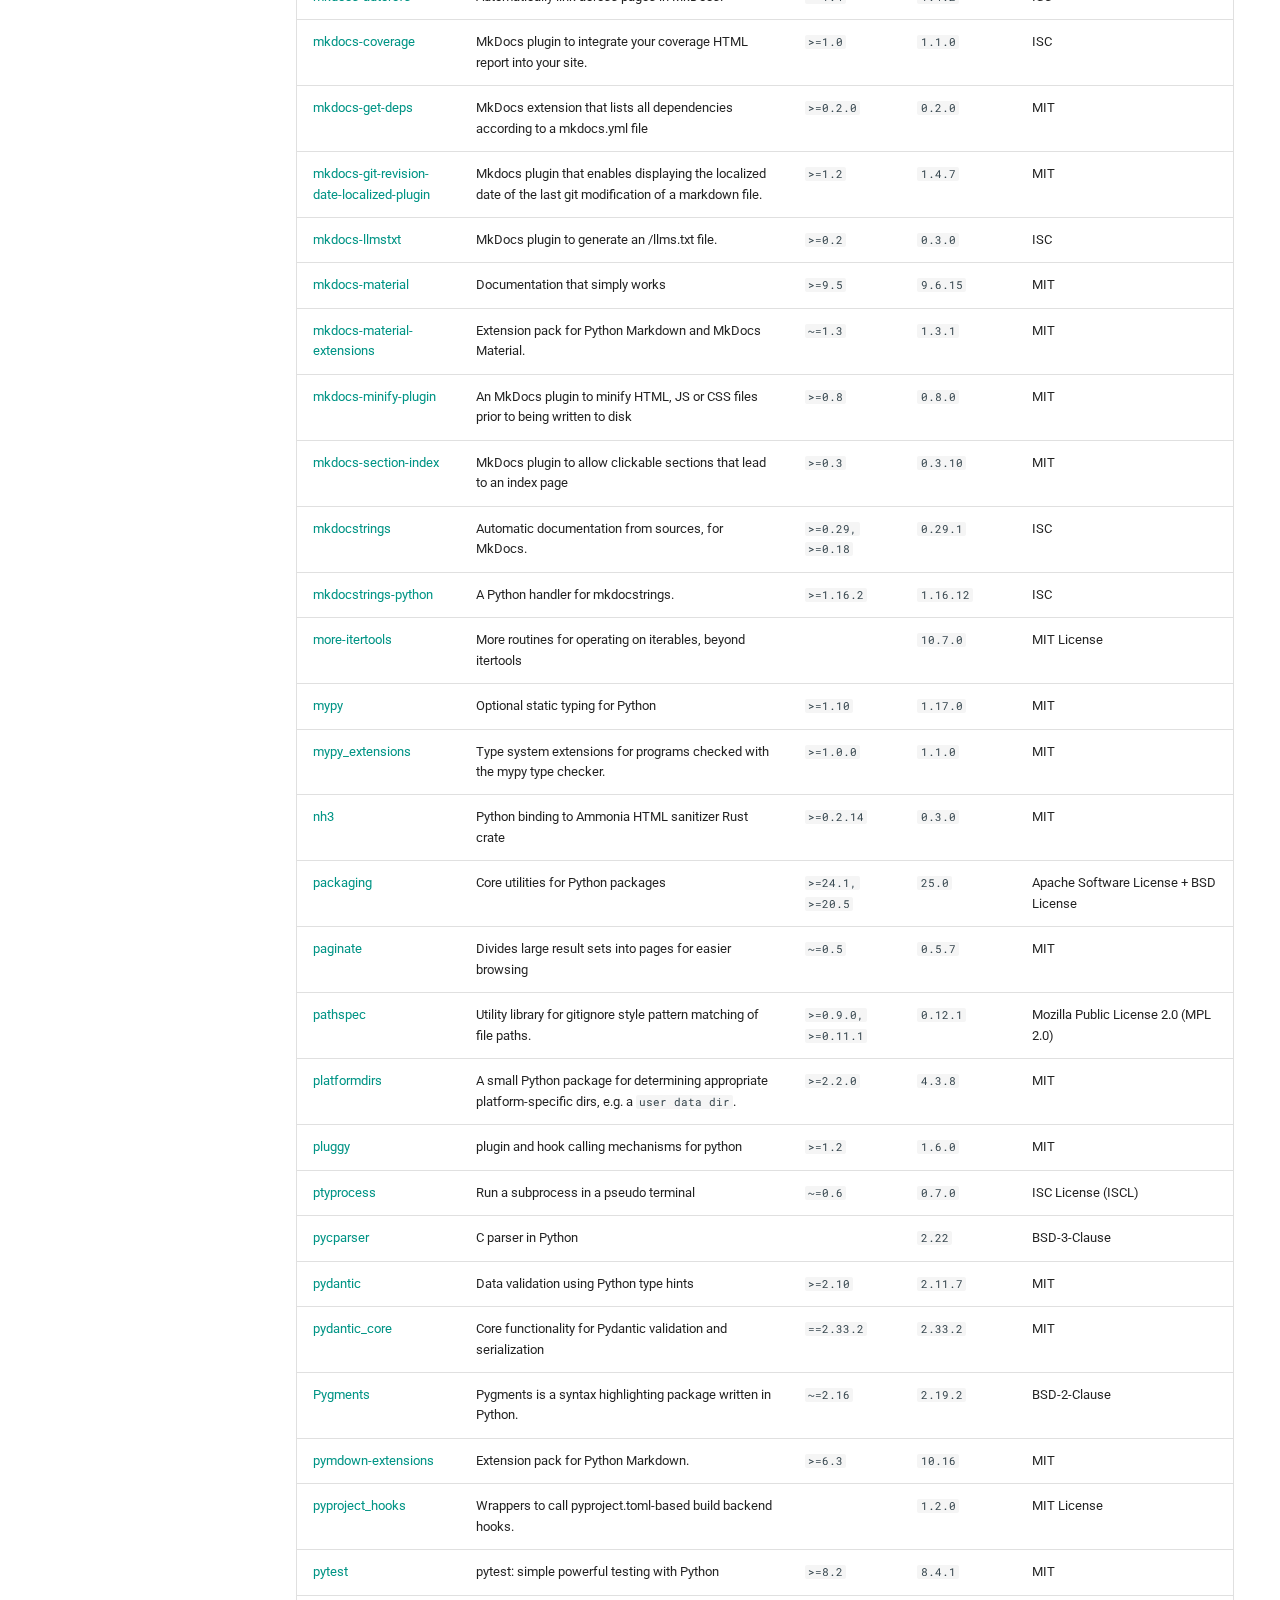
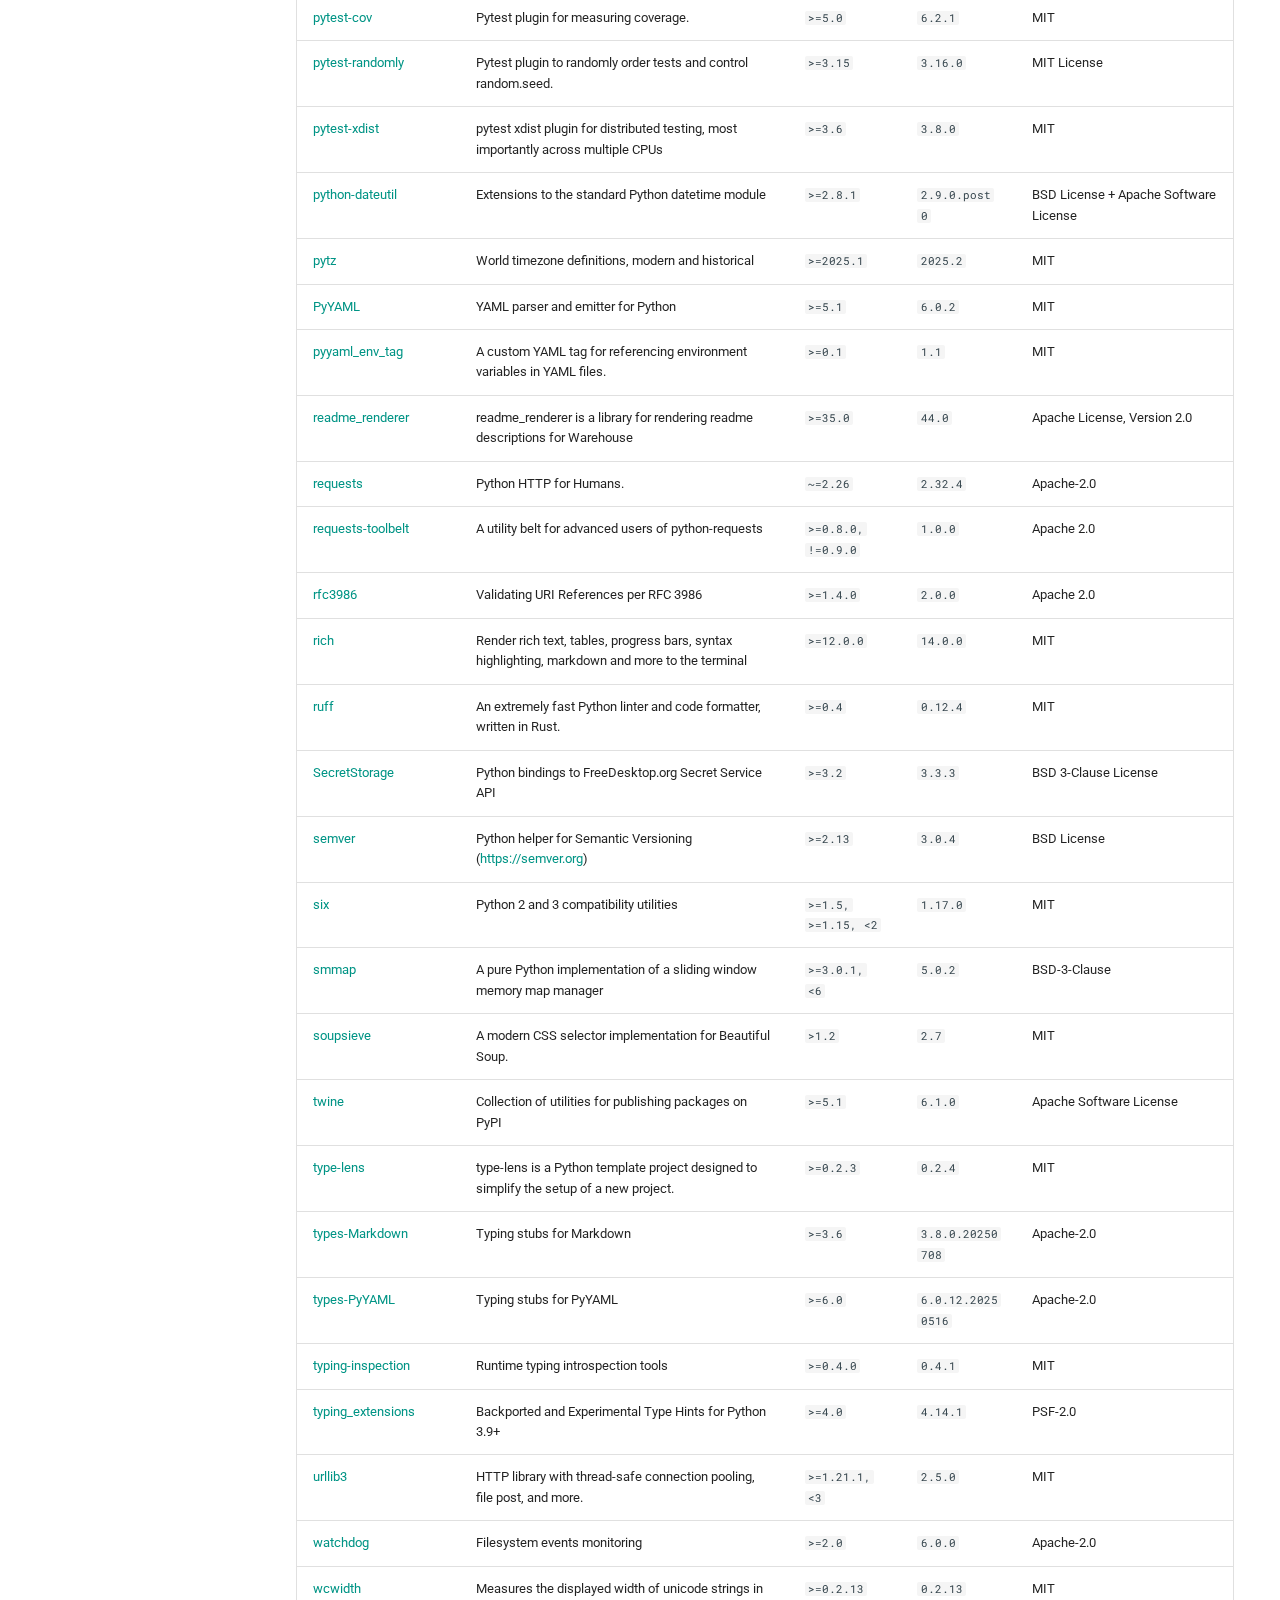
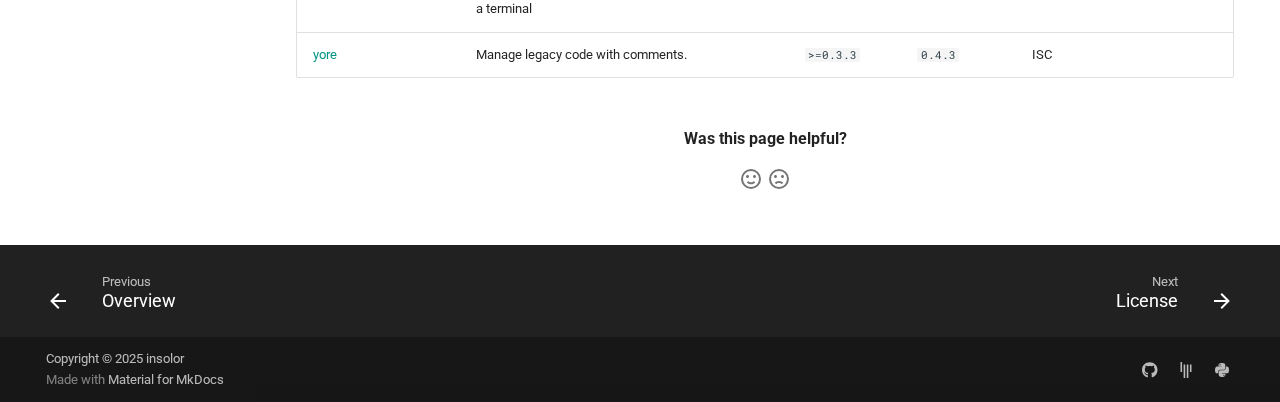
<file: credits/index.html>
<!doctype html>
<html lang="en" class="no-js">
  <head>
    
      <meta charset="utf-8">
      <meta name="viewport" content="width=device-width,initial-scale=1">
      
        <meta name="description" content="A Zig handler for mkdocstrings.">
      
      
      
        <link rel="canonical" href="https://insolor.github.io/mkdocstrings-zig/credits/">
      
      
        <link rel="prev" href="..">
      
      
        <link rel="next" href="../license/">
      
      
      <link rel="icon" href="../assets/images/favicon.png">
      <meta name="generator" content="mkdocs-1.6.1, mkdocs-material-9.6.15">
    
    
      
        <title>Credits - mkdocstrings-zig</title>
      
    
    
      <link rel="stylesheet" href="../assets/stylesheets/main.342714a4.min.css">
      
        
        <link rel="stylesheet" href="../assets/stylesheets/palette.06af60db.min.css">
      
      


    
    
      
    
    
      
        
        
        <link rel="preconnect" href="https://fonts.gstatic.com" crossorigin>
        <link rel="stylesheet" href="https://fonts.googleapis.com/css?family=Roboto:300,300i,400,400i,700,700i%7CRoboto+Mono:400,400i,700,700i&display=fallback">
        <style>:root{--md-text-font:"Roboto";--md-code-font:"Roboto Mono"}</style>
      
    
    
      <link rel="stylesheet" href="../assets/_markdown_exec_pyodide.css">
    
      <link rel="stylesheet" href="../assets/_mkdocstrings.css">
    
      <link rel="stylesheet" href="../css/material.css">
    
      <link rel="stylesheet" href="../css/mkdocstrings.css">
    
    <script>__md_scope=new URL("..",location),__md_hash=e=>[...e].reduce(((e,_)=>(e<<5)-e+_.charCodeAt(0)),0),__md_get=(e,_=localStorage,t=__md_scope)=>JSON.parse(_.getItem(t.pathname+"."+e)),__md_set=(e,_,t=localStorage,a=__md_scope)=>{try{t.setItem(a.pathname+"."+e,JSON.stringify(_))}catch(e){}}</script>
    
      
  


    
    
    
  </head>
  
  
    
    
      
    
    
    
    
    <body dir="ltr" data-md-color-scheme="default" data-md-color-primary="indigo" data-md-color-accent="indigo">
  
    
    <input class="md-toggle" data-md-toggle="drawer" type="checkbox" id="__drawer" autocomplete="off">
    <input class="md-toggle" data-md-toggle="search" type="checkbox" id="__search" autocomplete="off">
    <label class="md-overlay" for="__drawer"></label>
    <div data-md-component="skip">
      
        
        <a href="#exec-1--credits" class="md-skip">
          Skip to content
        </a>
      
    </div>
    <div data-md-component="announce">
      
    </div>
    
    
      

  

<header class="md-header md-header--shadow md-header--lifted" data-md-component="header">
  <nav class="md-header__inner md-grid" aria-label="Header">
    <a href=".." title="mkdocstrings-zig" class="md-header__button md-logo" aria-label="mkdocstrings-zig" data-md-component="logo">
      
  
  <svg xmlns="http://www.w3.org/2000/svg" viewBox="0 0 24 24"><path d="M12 8a3 3 0 0 0 3-3 3 3 0 0 0-3-3 3 3 0 0 0-3 3 3 3 0 0 0 3 3m0 3.54C9.64 9.35 6.5 8 3 8v11c3.5 0 6.64 1.35 9 3.54 2.36-2.19 5.5-3.54 9-3.54V8c-3.5 0-6.64 1.35-9 3.54"/></svg>

    </a>
    <label class="md-header__button md-icon" for="__drawer">
      
      <svg xmlns="http://www.w3.org/2000/svg" viewBox="0 0 24 24"><path d="M3 6h18v2H3zm0 5h18v2H3zm0 5h18v2H3z"/></svg>
    </label>
    <div class="md-header__title" data-md-component="header-title">
      <div class="md-header__ellipsis">
        <div class="md-header__topic">
          <span class="md-ellipsis">
            mkdocstrings-zig
          </span>
        </div>
        <div class="md-header__topic" data-md-component="header-topic">
          <span class="md-ellipsis">
            
              Credits
            
          </span>
        </div>
      </div>
    </div>
    
      
        <form class="md-header__option" data-md-component="palette">
  
    
    
    
    <input class="md-option" data-md-color-media="(prefers-color-scheme)" data-md-color-scheme="default" data-md-color-primary="indigo" data-md-color-accent="indigo"  aria-label="Switch to light mode"  type="radio" name="__palette" id="__palette_0">
    
      <label class="md-header__button md-icon" title="Switch to light mode" for="__palette_1" hidden>
        <svg xmlns="http://www.w3.org/2000/svg" viewBox="0 0 24 24"><path d="m14.3 16-.7-2h-3.2l-.7 2H7.8L11 7h2l3.2 9zM20 8.69V4h-4.69L12 .69 8.69 4H4v4.69L.69 12 4 15.31V20h4.69L12 23.31 15.31 20H20v-4.69L23.31 12zm-9.15 3.96h2.3L12 9z"/></svg>
      </label>
    
  
    
    
    
    <input class="md-option" data-md-color-media="(prefers-color-scheme: light)" data-md-color-scheme="default" data-md-color-primary="teal" data-md-color-accent="purple"  aria-label="Switch to dark mode"  type="radio" name="__palette" id="__palette_1">
    
      <label class="md-header__button md-icon" title="Switch to dark mode" for="__palette_2" hidden>
        <svg xmlns="http://www.w3.org/2000/svg" viewBox="0 0 24 24"><path d="M12 7a5 5 0 0 1 5 5 5 5 0 0 1-5 5 5 5 0 0 1-5-5 5 5 0 0 1 5-5m0 2a3 3 0 0 0-3 3 3 3 0 0 0 3 3 3 3 0 0 0 3-3 3 3 0 0 0-3-3m0-7 2.39 3.42C13.65 5.15 12.84 5 12 5s-1.65.15-2.39.42zM3.34 7l4.16-.35A7.2 7.2 0 0 0 5.94 8.5c-.44.74-.69 1.5-.83 2.29zm.02 10 1.76-3.77a7.131 7.131 0 0 0 2.38 4.14zM20.65 7l-1.77 3.79a7.02 7.02 0 0 0-2.38-4.15zm-.01 10-4.14.36c.59-.51 1.12-1.14 1.54-1.86.42-.73.69-1.5.83-2.29zM12 22l-2.41-3.44c.74.27 1.55.44 2.41.44.82 0 1.63-.17 2.37-.44z"/></svg>
      </label>
    
  
    
    
    
    <input class="md-option" data-md-color-media="(prefers-color-scheme: dark)" data-md-color-scheme="slate" data-md-color-primary="black" data-md-color-accent="lime"  aria-label="Switch to system preference"  type="radio" name="__palette" id="__palette_2">
    
      <label class="md-header__button md-icon" title="Switch to system preference" for="__palette_0" hidden>
        <svg xmlns="http://www.w3.org/2000/svg" viewBox="0 0 24 24"><path d="m17.75 4.09-2.53 1.94.91 3.06-2.63-1.81-2.63 1.81.91-3.06-2.53-1.94L12.44 4l1.06-3 1.06 3zm3.5 6.91-1.64 1.25.59 1.98-1.7-1.17-1.7 1.17.59-1.98L15.75 11l2.06-.05L18.5 9l.69 1.95zm-2.28 4.95c.83-.08 1.72 1.1 1.19 1.85-.32.45-.66.87-1.08 1.27C15.17 23 8.84 23 4.94 19.07c-3.91-3.9-3.91-10.24 0-14.14.4-.4.82-.76 1.27-1.08.75-.53 1.93.36 1.85 1.19-.27 2.86.69 5.83 2.89 8.02a9.96 9.96 0 0 0 8.02 2.89m-1.64 2.02a12.08 12.08 0 0 1-7.8-3.47c-2.17-2.19-3.33-5-3.49-7.82-2.81 3.14-2.7 7.96.31 10.98 3.02 3.01 7.84 3.12 10.98.31"/></svg>
      </label>
    
  
</form>
      
    
    
      <script>var palette=__md_get("__palette");if(palette&&palette.color){if("(prefers-color-scheme)"===palette.color.media){var media=matchMedia("(prefers-color-scheme: light)"),input=document.querySelector(media.matches?"[data-md-color-media='(prefers-color-scheme: light)']":"[data-md-color-media='(prefers-color-scheme: dark)']");palette.color.media=input.getAttribute("data-md-color-media"),palette.color.scheme=input.getAttribute("data-md-color-scheme"),palette.color.primary=input.getAttribute("data-md-color-primary"),palette.color.accent=input.getAttribute("data-md-color-accent")}for(var[key,value]of Object.entries(palette.color))document.body.setAttribute("data-md-color-"+key,value)}</script>
    
    
    
      
      
        <label class="md-header__button md-icon" for="__search">
          
          <svg xmlns="http://www.w3.org/2000/svg" viewBox="0 0 24 24"><path d="M9.5 3A6.5 6.5 0 0 1 16 9.5c0 1.61-.59 3.09-1.56 4.23l.27.27h.79l5 5-1.5 1.5-5-5v-.79l-.27-.27A6.52 6.52 0 0 1 9.5 16 6.5 6.5 0 0 1 3 9.5 6.5 6.5 0 0 1 9.5 3m0 2C7 5 5 7 5 9.5S7 14 9.5 14 14 12 14 9.5 12 5 9.5 5"/></svg>
        </label>
        <div class="md-search" data-md-component="search" role="dialog">
  <label class="md-search__overlay" for="__search"></label>
  <div class="md-search__inner" role="search">
    <form class="md-search__form" name="search">
      <input type="text" class="md-search__input" name="query" aria-label="Search" placeholder="Search" autocapitalize="off" autocorrect="off" autocomplete="off" spellcheck="false" data-md-component="search-query" required>
      <label class="md-search__icon md-icon" for="__search">
        
        <svg xmlns="http://www.w3.org/2000/svg" viewBox="0 0 24 24"><path d="M9.5 3A6.5 6.5 0 0 1 16 9.5c0 1.61-.59 3.09-1.56 4.23l.27.27h.79l5 5-1.5 1.5-5-5v-.79l-.27-.27A6.52 6.52 0 0 1 9.5 16 6.5 6.5 0 0 1 3 9.5 6.5 6.5 0 0 1 9.5 3m0 2C7 5 5 7 5 9.5S7 14 9.5 14 14 12 14 9.5 12 5 9.5 5"/></svg>
        
        <svg xmlns="http://www.w3.org/2000/svg" viewBox="0 0 24 24"><path d="M20 11v2H8l5.5 5.5-1.42 1.42L4.16 12l7.92-7.92L13.5 5.5 8 11z"/></svg>
      </label>
      <nav class="md-search__options" aria-label="Search">
        
        <button type="reset" class="md-search__icon md-icon" title="Clear" aria-label="Clear" tabindex="-1">
          
          <svg xmlns="http://www.w3.org/2000/svg" viewBox="0 0 24 24"><path d="M19 6.41 17.59 5 12 10.59 6.41 5 5 6.41 10.59 12 5 17.59 6.41 19 12 13.41 17.59 19 19 17.59 13.41 12z"/></svg>
        </button>
      </nav>
      
        <div class="md-search__suggest" data-md-component="search-suggest"></div>
      
    </form>
    <div class="md-search__output">
      <div class="md-search__scrollwrap" tabindex="0" data-md-scrollfix>
        <div class="md-search-result" data-md-component="search-result">
          <div class="md-search-result__meta">
            Initializing search
          </div>
          <ol class="md-search-result__list" role="presentation"></ol>
        </div>
      </div>
    </div>
  </div>
</div>
      
    
    
      <div class="md-header__source">
        <a href="https://github.com/insolor/mkdocstrings-zig" title="Go to repository" class="md-source" data-md-component="source">
  <div class="md-source__icon md-icon">
    
    <svg xmlns="http://www.w3.org/2000/svg" viewBox="0 0 448 512"><!--! Font Awesome Free 6.7.2 by @fontawesome - https://fontawesome.com License - https://fontawesome.com/license/free (Icons: CC BY 4.0, Fonts: SIL OFL 1.1, Code: MIT License) Copyright 2024 Fonticons, Inc.--><path d="M439.55 236.05 244 40.45a28.87 28.87 0 0 0-40.81 0l-40.66 40.63 51.52 51.52c27.06-9.14 52.68 16.77 43.39 43.68l49.66 49.66c34.23-11.8 61.18 31 35.47 56.69-26.49 26.49-70.21-2.87-56-37.34L240.22 199v121.85c25.3 12.54 22.26 41.85 9.08 55a34.34 34.34 0 0 1-48.55 0c-17.57-17.6-11.07-46.91 11.25-56v-123c-20.8-8.51-24.6-30.74-18.64-45L142.57 101 8.45 235.14a28.86 28.86 0 0 0 0 40.81l195.61 195.6a28.86 28.86 0 0 0 40.8 0l194.69-194.69a28.86 28.86 0 0 0 0-40.81"/></svg>
  </div>
  <div class="md-source__repository">
    insolor/mkdocstrings-zig
  </div>
</a>
      </div>
    
  </nav>
  
    
      
<nav class="md-tabs" aria-label="Tabs" data-md-component="tabs">
  <div class="md-grid">
    <ul class="md-tabs__list">
      
        
  
  
  
    
  
  
    
    
      <li class="md-tabs__item md-tabs__item--active">
        <a href=".." class="md-tabs__link">
          
  
  
  Home

        </a>
      </li>
    
  

      
        
  
  
  
  
    <li class="md-tabs__item">
      <a href="../usage/" class="md-tabs__link">
        
  
  
    
  
  Usage

      </a>
    </li>
  

      
        
  
  
  
  
    <li class="md-tabs__item">
      <a href="../reference/api/" class="md-tabs__link">
        
  
  
    
  
  API reference

      </a>
    </li>
  

      
        
  
  
  
  
    
    
      <li class="md-tabs__item">
        <a href="../contributing/" class="md-tabs__link">
          
  
  
  Development

        </a>
      </li>
    
  

      
    </ul>
  </div>
</nav>
    
  
</header>
    
    <div class="md-container" data-md-component="container">
      
      
        
      
      <main class="md-main" data-md-component="main">
        <div class="md-main__inner md-grid">
          
            
              
                
              
              <div class="md-sidebar md-sidebar--primary" data-md-component="sidebar" data-md-type="navigation" >
                <div class="md-sidebar__scrollwrap">
                  <div class="md-sidebar__inner">
                    


  


<nav class="md-nav md-nav--primary md-nav--lifted" aria-label="Navigation" data-md-level="0">
  <label class="md-nav__title" for="__drawer">
    <a href=".." title="mkdocstrings-zig" class="md-nav__button md-logo" aria-label="mkdocstrings-zig" data-md-component="logo">
      
  
  <svg xmlns="http://www.w3.org/2000/svg" viewBox="0 0 24 24"><path d="M12 8a3 3 0 0 0 3-3 3 3 0 0 0-3-3 3 3 0 0 0-3 3 3 3 0 0 0 3 3m0 3.54C9.64 9.35 6.5 8 3 8v11c3.5 0 6.64 1.35 9 3.54 2.36-2.19 5.5-3.54 9-3.54V8c-3.5 0-6.64 1.35-9 3.54"/></svg>

    </a>
    mkdocstrings-zig
  </label>
  
    <div class="md-nav__source">
      <a href="https://github.com/insolor/mkdocstrings-zig" title="Go to repository" class="md-source" data-md-component="source">
  <div class="md-source__icon md-icon">
    
    <svg xmlns="http://www.w3.org/2000/svg" viewBox="0 0 448 512"><!--! Font Awesome Free 6.7.2 by @fontawesome - https://fontawesome.com License - https://fontawesome.com/license/free (Icons: CC BY 4.0, Fonts: SIL OFL 1.1, Code: MIT License) Copyright 2024 Fonticons, Inc.--><path d="M439.55 236.05 244 40.45a28.87 28.87 0 0 0-40.81 0l-40.66 40.63 51.52 51.52c27.06-9.14 52.68 16.77 43.39 43.68l49.66 49.66c34.23-11.8 61.18 31 35.47 56.69-26.49 26.49-70.21-2.87-56-37.34L240.22 199v121.85c25.3 12.54 22.26 41.85 9.08 55a34.34 34.34 0 0 1-48.55 0c-17.57-17.6-11.07-46.91 11.25-56v-123c-20.8-8.51-24.6-30.74-18.64-45L142.57 101 8.45 235.14a28.86 28.86 0 0 0 0 40.81l195.61 195.6a28.86 28.86 0 0 0 40.8 0l194.69-194.69a28.86 28.86 0 0 0 0-40.81"/></svg>
  </div>
  <div class="md-source__repository">
    insolor/mkdocstrings-zig
  </div>
</a>
    </div>
  
  <ul class="md-nav__list" data-md-scrollfix>
    
      
      
  
  
    
  
  
  
    
    
    
    
      
        
        
      
      
        
      
    
    
    <li class="md-nav__item md-nav__item--active md-nav__item--section md-nav__item--nested">
      
        
        
        <input class="md-nav__toggle md-toggle " type="checkbox" id="__nav_1" checked>
        
          
          <label class="md-nav__link" for="__nav_1" id="__nav_1_label" tabindex="">
            
  
  
  <span class="md-ellipsis">
    Home
    
  </span>
  

            <span class="md-nav__icon md-icon"></span>
          </label>
        
        <nav class="md-nav" data-md-level="1" aria-labelledby="__nav_1_label" aria-expanded="true">
          <label class="md-nav__title" for="__nav_1">
            <span class="md-nav__icon md-icon"></span>
            Home
          </label>
          <ul class="md-nav__list" data-md-scrollfix>
            
              
                
  
  
  
  
    <li class="md-nav__item">
      <a href=".." class="md-nav__link">
        
  
  
  <span class="md-ellipsis">
    Overview
    
  </span>
  

      </a>
    </li>
  

              
            
              
                
  
  
    
  
  
  
    <li class="md-nav__item md-nav__item--active">
      
      <input class="md-nav__toggle md-toggle" type="checkbox" id="__toc">
      
      
        
      
      
        <label class="md-nav__link md-nav__link--active" for="__toc">
          
  
  
  <span class="md-ellipsis">
    Credits
    
  </span>
  

          <span class="md-nav__icon md-icon"></span>
        </label>
      
      <a href="./" class="md-nav__link md-nav__link--active">
        
  
  
  <span class="md-ellipsis">
    Credits
    
  </span>
  

      </a>
      
        

<nav class="md-nav md-nav--secondary" aria-label="Table of contents">
  
  
  
    
  
  
    <label class="md-nav__title" for="__toc">
      <span class="md-nav__icon md-icon"></span>
      Table of contents
    </label>
    <ul class="md-nav__list" data-md-component="toc" data-md-scrollfix>
      
        <li class="md-nav__item">
  <a href="#exec-1--runtime-dependencies" class="md-nav__link">
    <span class="md-ellipsis">
      Runtime dependencies
    </span>
  </a>
  
</li>
      
        <li class="md-nav__item">
  <a href="#exec-1--development-dependencies" class="md-nav__link">
    <span class="md-ellipsis">
      Development dependencies
    </span>
  </a>
  
</li>
      
    </ul>
  
</nav>
      
    </li>
  

              
            
              
                
  
  
  
  
    <li class="md-nav__item">
      <a href="../license/" class="md-nav__link">
        
  
  
  <span class="md-ellipsis">
    License
    
  </span>
  

      </a>
    </li>
  

              
            
          </ul>
        </nav>
      
    </li>
  

    
      
      
  
  
  
  
    
    
    
    
      
      
        
      
    
    
    <li class="md-nav__item md-nav__item--nested">
      
        
        
        <input class="md-nav__toggle md-toggle " type="checkbox" id="__nav_2" >
        
          
          <div class="md-nav__link md-nav__container">
            <a href="../usage/" class="md-nav__link ">
              
  
  
  <span class="md-ellipsis">
    Usage
    
  </span>
  

            </a>
            
              
              <label class="md-nav__link " for="__nav_2" id="__nav_2_label" tabindex="0">
                <span class="md-nav__icon md-icon"></span>
              </label>
            
          </div>
        
        <nav class="md-nav" data-md-level="1" aria-labelledby="__nav_2_label" aria-expanded="false">
          <label class="md-nav__title" for="__nav_2">
            <span class="md-nav__icon md-icon"></span>
            Usage
          </label>
          <ul class="md-nav__list" data-md-scrollfix>
            
              
                
  
  
  
  
    
    
    
    
      
      
        
      
    
    
    <li class="md-nav__item md-nav__item--nested">
      
        
        
        <input class="md-nav__toggle md-toggle " type="checkbox" id="__nav_2_1" >
        
          
          <div class="md-nav__link md-nav__container">
            <a href="../usage/configuration/" class="md-nav__link ">
              
  
  
  <span class="md-ellipsis">
    Configuration
    
  </span>
  

            </a>
            
              
              <label class="md-nav__link " for="__nav_2_1" id="__nav_2_1_label" tabindex="0">
                <span class="md-nav__icon md-icon"></span>
              </label>
            
          </div>
        
        <nav class="md-nav" data-md-level="2" aria-labelledby="__nav_2_1_label" aria-expanded="false">
          <label class="md-nav__title" for="__nav_2_1">
            <span class="md-nav__icon md-icon"></span>
            Configuration
          </label>
          <ul class="md-nav__list" data-md-scrollfix>
            
              
                
  
  
  
  
    <li class="md-nav__item">
      <a href="../usage/configuration/general/" class="md-nav__link">
        
  
  
  <span class="md-ellipsis">
    General
    
  </span>
  

      </a>
    </li>
  

              
            
              
                
  
  
  
  
    <li class="md-nav__item">
      <a href="../usage/configuration/headings/" class="md-nav__link">
        
  
  
  <span class="md-ellipsis">
    Headings
    
  </span>
  

      </a>
    </li>
  

              
            
          </ul>
        </nav>
      
    </li>
  

              
            
              
                
  
  
  
  
    <li class="md-nav__item">
      <a href="../usage/customization/" class="md-nav__link">
        
  
  
  <span class="md-ellipsis">
    Customization
    
  </span>
  

      </a>
    </li>
  

              
            
          </ul>
        </nav>
      
    </li>
  

    
      
      
  
  
  
  
    <li class="md-nav__item">
      <a href="../reference/api/" class="md-nav__link">
        
  
  
  <span class="md-ellipsis">
    API reference
    
  </span>
  

      </a>
    </li>
  

    
      
      
  
  
  
  
    
    
    
    
      
      
        
      
    
    
    <li class="md-nav__item md-nav__item--nested">
      
        
        
        <input class="md-nav__toggle md-toggle " type="checkbox" id="__nav_4" >
        
          
          <label class="md-nav__link" for="__nav_4" id="__nav_4_label" tabindex="0">
            
  
  
  <span class="md-ellipsis">
    Development
    
  </span>
  

            <span class="md-nav__icon md-icon"></span>
          </label>
        
        <nav class="md-nav" data-md-level="1" aria-labelledby="__nav_4_label" aria-expanded="false">
          <label class="md-nav__title" for="__nav_4">
            <span class="md-nav__icon md-icon"></span>
            Development
          </label>
          <ul class="md-nav__list" data-md-scrollfix>
            
              
                
  
  
  
  
    <li class="md-nav__item">
      <a href="../contributing/" class="md-nav__link">
        
  
  
  <span class="md-ellipsis">
    Contributing
    
  </span>
  

      </a>
    </li>
  

              
            
              
                
  
  
  
  
    <li class="md-nav__item">
      <a href="../code_of_conduct/" class="md-nav__link">
        
  
  
  <span class="md-ellipsis">
    Code of Conduct
    
  </span>
  

      </a>
    </li>
  

              
            
              
                
  
  
  
  
    <li class="md-nav__item">
      <a href="../coverage/" class="md-nav__link">
        
  
  
  <span class="md-ellipsis">
    Coverage report
    
  </span>
  

      </a>
    </li>
  

              
            
              
                
  
  
  
  
    <li class="md-nav__item">
      <a href="https://mkdocstrings.github.io/" class="md-nav__link">
        
  
  
  <span class="md-ellipsis">
    mkdocstrings
    
  </span>
  

      </a>
    </li>
  

              
            
          </ul>
        </nav>
      
    </li>
  

    
  </ul>
</nav>
                  </div>
                </div>
              </div>
            
            
              
                
              
              <div class="md-sidebar md-sidebar--secondary" data-md-component="sidebar" data-md-type="toc" hidden>
                <div class="md-sidebar__scrollwrap">
                  <div class="md-sidebar__inner">
                    

<nav class="md-nav md-nav--secondary" aria-label="Table of contents">
  
  
  
    
  
  
    <label class="md-nav__title" for="__toc">
      <span class="md-nav__icon md-icon"></span>
      Table of contents
    </label>
    <ul class="md-nav__list" data-md-component="toc" data-md-scrollfix>
      
        <li class="md-nav__item">
  <a href="#exec-1--runtime-dependencies" class="md-nav__link">
    <span class="md-ellipsis">
      Runtime dependencies
    </span>
  </a>
  
</li>
      
        <li class="md-nav__item">
  <a href="#exec-1--development-dependencies" class="md-nav__link">
    <span class="md-ellipsis">
      Development dependencies
    </span>
  </a>
  
</li>
      
    </ul>
  
</nav>
                  </div>
                </div>
              </div>
            
          
          
            <div class="md-content" data-md-component="content">
              <article class="md-content__inner md-typeset">
                
                  
  



  
    <a href="https://github.com/insolor/mkdocstrings-zig/edit/main/docs/credits.md" title="Edit this page" class="md-content__button md-icon" rel="edit">
      
      <svg xmlns="http://www.w3.org/2000/svg" viewBox="0 0 24 24"><path d="M10 20H6V4h7v5h5v3.1l2-2V8l-6-6H6c-1.1 0-2 .9-2 2v16c0 1.1.9 2 2 2h4zm10.2-7c.1 0 .3.1.4.2l1.3 1.3c.2.2.2.6 0 .8l-1 1-2.1-2.1 1-1c.1-.1.2-.2.4-.2m0 3.9L14.1 23H12v-2.1l6.1-6.1z"/></svg>
    </a>
  
  
    
      
    
    <a href="https://github.com/insolor/mkdocstrings-zig/raw/main/docs/crraws.md" title="View source of this page" class="md-content__button md-icon">
      
      <svg xmlns="http://www.w3.org/2000/svg" viewBox="0 0 24 24"><path d="M17 18c.56 0 1 .44 1 1s-.44 1-1 1-1-.44-1-1 .44-1 1-1m0-3c-2.73 0-5.06 1.66-6 4 .94 2.34 3.27 4 6 4s5.06-1.66 6-4c-.94-2.34-3.27-4-6-4m0 6.5a2.5 2.5 0 0 1-2.5-2.5 2.5 2.5 0 0 1 2.5-2.5 2.5 2.5 0 0 1 2.5 2.5 2.5 2.5 0 0 1-2.5 2.5M9.27 20H6V4h7v5h5v4.07c.7.08 1.36.25 2 .49V8l-6-6H6a2 2 0 0 0-2 2v16a2 2 0 0 0 2 2h4.5a8.2 8.2 0 0 1-1.23-2"/></svg>
    </a>
  


<p><h1 id="exec-1--credits">Credits<a class="headerlink" href="#exec-1--credits" title="Permanent link">&para;</a></h1>
<p>These projects were used to build <em>mkdocstrings-zig</em>. <strong>Thank you!</strong></p>
<p><a href="https://www.python.org/">Python</a> |
<a href="https://github.com/astral-sh/uv">uv</a> |
<a href="https://github.com/pawamoy/copier-uv">copier-uv</a></p>
<h3 id="exec-1--runtime-dependencies">Runtime dependencies<a class="headerlink" href="#exec-1--runtime-dependencies" title="Permanent link">&para;</a></h3>
<table>
<thead>
<tr>
<th>Project</th>
<th>Summary</th>
<th>Version (accepted)</th>
<th>Version (last resolved)</th>
<th>License</th>
</tr>
</thead>
<tbody>
<tr>
<td><a href="https://pypi.org/project/click/">click</a></td>
<td>Composable command line interface toolkit</td>
<td><code>&gt;=7.0</code></td>
<td><code>8.2.1</code></td>
<td>BSD-3-Clause</td>
</tr>
<tr>
<td><a href="https://pypi.org/project/colorama/">colorama</a></td>
<td>Cross-platform colored terminal text.</td>
<td><code>~=0.4, &gt;=0.4</code></td>
<td><code>0.4.6</code></td>
<td>BSD License</td>
</tr>
<tr>
<td><a href="https://pypi.org/project/ghp-import/">ghp-import</a></td>
<td>Copy your docs directly to the gh-pages branch.</td>
<td><code>&gt;=1.0</code></td>
<td><code>2.1.0</code></td>
<td>Apache Software License</td>
</tr>
<tr>
<td><a href="https://pypi.org/project/griffe/">griffe</a></td>
<td>Signatures for entire Python programs. Extract the structure, the frame, the skeleton of your project, to generate API documentation or find breaking changes in your API.</td>
<td><code>&gt;=1.6.2</code></td>
<td><code>1.7.3</code></td>
<td>ISC</td>
</tr>
<tr>
<td><a href="https://pypi.org/project/Jinja2/">Jinja2</a></td>
<td>A very fast and expressive template engine.</td>
<td><code>&gt;=2.11.1</code></td>
<td><code>3.1.6</code></td>
<td>BSD License</td>
</tr>
<tr>
<td><a href="https://pypi.org/project/Markdown/">Markdown</a></td>
<td>Python implementation of John Gruber's Markdown.</td>
<td><code>&gt;=3.6</code></td>
<td><code>3.8.2</code></td>
<td>BSD-3-Clause</td>
</tr>
<tr>
<td><a href="https://pypi.org/project/MarkupSafe/">MarkupSafe</a></td>
<td>Safely add untrusted strings to HTML/XML markup.</td>
<td><code>&gt;=1.1</code></td>
<td><code>3.0.2</code></td>
<td>BSD License</td>
</tr>
<tr>
<td><a href="https://pypi.org/project/mergedeep/">mergedeep</a></td>
<td>A deep merge function for 🐍.</td>
<td><code>&gt;=1.3.4</code></td>
<td><code>1.3.4</code></td>
<td>MIT License</td>
</tr>
<tr>
<td><a href="https://pypi.org/project/mkdocs/">mkdocs</a></td>
<td>Project documentation with Markdown.</td>
<td><code>&gt;=1.6</code></td>
<td><code>1.6.1</code></td>
<td>BSD-2-Clause</td>
</tr>
<tr>
<td><a href="https://pypi.org/project/mkdocs-autorefs/">mkdocs-autorefs</a></td>
<td>Automatically link across pages in MkDocs.</td>
<td><code>&gt;=1.4</code></td>
<td><code>1.4.2</code></td>
<td>ISC</td>
</tr>
<tr>
<td><a href="https://pypi.org/project/mkdocs-get-deps/">mkdocs-get-deps</a></td>
<td>MkDocs extension that lists all dependencies according to a mkdocs.yml file</td>
<td><code>&gt;=0.2.0</code></td>
<td><code>0.2.0</code></td>
<td>MIT</td>
</tr>
<tr>
<td><a href="https://pypi.org/project/mkdocstrings/">mkdocstrings</a></td>
<td>Automatic documentation from sources, for MkDocs.</td>
<td><code>&gt;=0.29, &gt;=0.18</code></td>
<td><code>0.29.1</code></td>
<td>ISC</td>
</tr>
<tr>
<td><a href="https://pypi.org/project/mkdocstrings-python/">mkdocstrings-python</a></td>
<td>A Python handler for mkdocstrings.</td>
<td><code>&gt;=1.16.2</code></td>
<td><code>1.16.12</code></td>
<td>ISC</td>
</tr>
<tr>
<td><a href="https://pypi.org/project/packaging/">packaging</a></td>
<td>Core utilities for Python packages</td>
<td><code>&gt;=24.1, &gt;=20.5</code></td>
<td><code>25.0</code></td>
<td>Apache Software License + BSD License</td>
</tr>
<tr>
<td><a href="https://pypi.org/project/pathspec/">pathspec</a></td>
<td>Utility library for gitignore style pattern matching of file paths.</td>
<td><code>&gt;=0.9.0, &gt;=0.11.1</code></td>
<td><code>0.12.1</code></td>
<td>Mozilla Public License 2.0 (MPL 2.0)</td>
</tr>
<tr>
<td><a href="https://pypi.org/project/platformdirs/">platformdirs</a></td>
<td>A small Python package for determining appropriate platform-specific dirs, e.g. a <code>user data dir</code>.</td>
<td><code>&gt;=2.2.0</code></td>
<td><code>4.3.8</code></td>
<td>MIT</td>
</tr>
<tr>
<td><a href="https://pypi.org/project/pymdown-extensions/">pymdown-extensions</a></td>
<td>Extension pack for Python Markdown.</td>
<td><code>&gt;=6.3</code></td>
<td><code>10.16</code></td>
<td>MIT</td>
</tr>
<tr>
<td><a href="https://pypi.org/project/python-dateutil/">python-dateutil</a></td>
<td>Extensions to the standard Python datetime module</td>
<td><code>&gt;=2.8.1</code></td>
<td><code>2.9.0.post0</code></td>
<td>BSD License + Apache Software License</td>
</tr>
<tr>
<td><a href="https://pypi.org/project/PyYAML/">PyYAML</a></td>
<td>YAML parser and emitter for Python</td>
<td><code>&gt;=5.1</code></td>
<td><code>6.0.2</code></td>
<td>MIT</td>
</tr>
<tr>
<td><a href="https://pypi.org/project/pyyaml_env_tag/">pyyaml_env_tag</a></td>
<td>A custom YAML tag for referencing environment variables in YAML files.</td>
<td><code>&gt;=0.1</code></td>
<td><code>1.1</code></td>
<td>MIT</td>
</tr>
<tr>
<td><a href="https://pypi.org/project/six/">six</a></td>
<td>Python 2 and 3 compatibility utilities</td>
<td><code>&gt;=1.5, &gt;=1.15, &lt;2</code></td>
<td><code>1.17.0</code></td>
<td>MIT</td>
</tr>
<tr>
<td><a href="https://pypi.org/project/tree-sitter/">tree-sitter</a></td>
<td>Python bindings to the Tree-sitter parsing library</td>
<td><code>&gt;=0.25.0</code></td>
<td><code>0.25.0</code></td>
<td>MIT License</td>
</tr>
<tr>
<td><a href="https://pypi.org/project/tree-sitter-zig/">tree-sitter-zig</a></td>
<td>Zig grammar for tree-sitter</td>
<td><code>&gt;=1.1.2</code></td>
<td><code>1.1.2</code></td>
<td>MIT</td>
</tr>
<tr>
<td><a href="https://pypi.org/project/typing_extensions/">typing_extensions</a></td>
<td>Backported and Experimental Type Hints for Python 3.9+</td>
<td><code>&gt;=4.0</code></td>
<td><code>4.14.1</code></td>
<td>PSF-2.0</td>
</tr>
<tr>
<td><a href="https://pypi.org/project/watchdog/">watchdog</a></td>
<td>Filesystem events monitoring</td>
<td><code>&gt;=2.0</code></td>
<td><code>6.0.0</code></td>
<td>Apache-2.0</td>
</tr>
</tbody>
</table>
<h3 id="exec-1--development-dependencies">Development dependencies<a class="headerlink" href="#exec-1--development-dependencies" title="Permanent link">&para;</a></h3>
<table>
<thead>
<tr>
<th>Project</th>
<th>Summary</th>
<th>Version (accepted)</th>
<th>Version (last resolved)</th>
<th>License</th>
</tr>
</thead>
<tbody>
<tr>
<td><a href="https://pypi.org/project/annotated-types/">annotated-types</a></td>
<td>Reusable constraint types to use with typing.Annotated</td>
<td><code>&gt;=0.6.0</code></td>
<td><code>0.7.0</code></td>
<td>MIT License</td>
</tr>
<tr>
<td><a href="https://pypi.org/project/ansimarkup/">ansimarkup</a></td>
<td>Produce colored terminal text with an xml-like markup</td>
<td><code>~=1.4</code></td>
<td><code>1.5.0</code></td>
<td>Revised BSD License</td>
</tr>
<tr>
<td><a href="https://pypi.org/project/appdirs/">appdirs</a></td>
<td>A small Python module for determining appropriate platform-specific dirs, e.g. a "user data dir".</td>
<td><code>&gt;=1.4</code></td>
<td><code>1.4.4</code></td>
<td>MIT</td>
</tr>
<tr>
<td><a href="https://pypi.org/project/babel/">babel</a></td>
<td>Internationalization utilities</td>
<td><code>~=2.10</code></td>
<td><code>2.17.0</code></td>
<td>BSD-3-Clause</td>
</tr>
<tr>
<td><a href="https://pypi.org/project/backrefs/">backrefs</a></td>
<td>A wrapper around re and regex that adds additional back references.</td>
<td><code>~=5.7.post1</code></td>
<td><code>5.9</code></td>
<td>MIT</td>
</tr>
<tr>
<td><a href="https://pypi.org/project/beautifulsoup4/">beautifulsoup4</a></td>
<td>Screen-scraping library</td>
<td><code>&gt;=4.12</code></td>
<td><code>4.13.4</code></td>
<td>MIT License</td>
</tr>
<tr>
<td><a href="https://pypi.org/project/build/">build</a></td>
<td>A simple, correct Python build frontend</td>
<td><code>&gt;=1.2</code></td>
<td><code>1.2.2.post1</code></td>
<td>MIT License</td>
</tr>
<tr>
<td><a href="https://pypi.org/project/cappa/">cappa</a></td>
<td>Declarative CLI argument parser.</td>
<td><code>&gt;=0.22</code></td>
<td><code>0.28.1</code></td>
<td>?</td>
</tr>
<tr>
<td><a href="https://pypi.org/project/certifi/">certifi</a></td>
<td>Python package for providing Mozilla's CA Bundle.</td>
<td><code>&gt;=2017.4.17</code></td>
<td><code>2025.7.14</code></td>
<td>MPL-2.0</td>
</tr>
<tr>
<td><a href="https://pypi.org/project/cffi/">cffi</a></td>
<td>Foreign Function Interface for Python calling C code.</td>
<td><code>&gt;=1.14</code></td>
<td><code>1.17.1</code></td>
<td>MIT</td>
</tr>
<tr>
<td><a href="https://pypi.org/project/charset-normalizer/">charset-normalizer</a></td>
<td>The Real First Universal Charset Detector. Open, modern and actively maintained alternative to Chardet.</td>
<td><code>&gt;=2, &lt;4</code></td>
<td><code>3.4.2</code></td>
<td>MIT</td>
</tr>
<tr>
<td><a href="https://pypi.org/project/click/">click</a></td>
<td>Composable command line interface toolkit</td>
<td><code>&gt;=7.0</code></td>
<td><code>8.2.1</code></td>
<td>BSD-3-Clause</td>
</tr>
<tr>
<td><a href="https://pypi.org/project/colorama/">colorama</a></td>
<td>Cross-platform colored terminal text.</td>
<td><code>~=0.4, &gt;=0.4</code></td>
<td><code>0.4.6</code></td>
<td>BSD License</td>
</tr>
<tr>
<td><a href="https://pypi.org/project/coverage/">coverage</a></td>
<td>Code coverage measurement for Python</td>
<td><code>&gt;=7.5</code></td>
<td><code>7.9.2</code></td>
<td>Apache-2.0</td>
</tr>
<tr>
<td><a href="https://pypi.org/project/cryptography/">cryptography</a></td>
<td>cryptography is a package which provides cryptographic recipes and primitives to Python developers.</td>
<td><code>&gt;=2.0</code></td>
<td><code>45.0.5</code></td>
<td>Apache-2.0 OR BSD-3-Clause</td>
</tr>
<tr>
<td><a href="https://pypi.org/project/csscompressor/">csscompressor</a></td>
<td>A python port of YUI CSS Compressor</td>
<td><code>&gt;=0.9.5</code></td>
<td><code>0.9.5</code></td>
<td>BSD</td>
</tr>
<tr>
<td><a href="https://pypi.org/project/docutils/">docutils</a></td>
<td>Docutils -- Python Documentation Utilities</td>
<td><code>&gt;=0.21.2</code></td>
<td><code>0.21.2</code></td>
<td>Public Domain + Python Software Foundation License + BSD License + GNU General Public License (GPL)</td>
</tr>
<tr>
<td><a href="https://pypi.org/project/duty/">duty</a></td>
<td>A simple task runner.</td>
<td><code>&gt;=1.6</code></td>
<td><code>1.6.0</code></td>
<td>ISC</td>
</tr>
<tr>
<td><a href="https://pypi.org/project/execnet/">execnet</a></td>
<td>execnet: rapid multi-Python deployment</td>
<td><code>&gt;=2.1</code></td>
<td><code>2.1.1</code></td>
<td>MIT</td>
</tr>
<tr>
<td><a href="https://pypi.org/project/failprint/">failprint</a></td>
<td>Run a command, print its output only if it fails.</td>
<td><code>&gt;=0.11, !=1.0.0</code></td>
<td><code>1.0.4</code></td>
<td>ISC</td>
</tr>
<tr>
<td><a href="https://pypi.org/project/ghp-import/">ghp-import</a></td>
<td>Copy your docs directly to the gh-pages branch.</td>
<td><code>&gt;=1.0</code></td>
<td><code>2.1.0</code></td>
<td>Apache Software License</td>
</tr>
<tr>
<td><a href="https://pypi.org/project/git-changelog/">git-changelog</a></td>
<td>Automatic Changelog generator using Jinja2 templates.</td>
<td><code>&gt;=2.5</code></td>
<td><code>2.5.3</code></td>
<td>ISC</td>
</tr>
<tr>
<td><a href="https://pypi.org/project/gitdb/">gitdb</a></td>
<td>Git Object Database</td>
<td><code>&gt;=4.0.1, &lt;5</code></td>
<td><code>4.0.12</code></td>
<td>BSD License</td>
</tr>
<tr>
<td><a href="https://pypi.org/project/GitPython/">GitPython</a></td>
<td>GitPython is a Python library used to interact with Git repositories</td>
<td><code>&gt;=3.1.44</code></td>
<td><code>3.1.44</code></td>
<td>BSD-3-Clause</td>
</tr>
<tr>
<td><a href="https://pypi.org/project/griffe/">griffe</a></td>
<td>Signatures for entire Python programs. Extract the structure, the frame, the skeleton of your project, to generate API documentation or find breaking changes in your API.</td>
<td><code>&gt;=1.6.2</code></td>
<td><code>1.7.3</code></td>
<td>ISC</td>
</tr>
<tr>
<td><a href="https://pypi.org/project/htmlmin2/">htmlmin2</a></td>
<td>An HTML Minifier</td>
<td><code>&gt;=0.1.13</code></td>
<td><code>0.1.13</code></td>
<td>BSD</td>
</tr>
<tr>
<td><a href="https://pypi.org/project/humanize/">humanize</a></td>
<td>Python humanize utilities</td>
<td><code>&gt;=4.9</code></td>
<td><code>4.12.3</code></td>
<td>MIT</td>
</tr>
<tr>
<td><a href="https://pypi.org/project/id/">id</a></td>
<td>A tool for generating OIDC identities</td>
<td></td>
<td><code>1.5.0</code></td>
<td>Apache Software License</td>
</tr>
<tr>
<td><a href="https://pypi.org/project/idna/">idna</a></td>
<td>Internationalized Domain Names in Applications (IDNA)</td>
<td><code>&gt;=2.5, &lt;4</code></td>
<td><code>3.10</code></td>
<td>BSD License</td>
</tr>
<tr>
<td><a href="https://pypi.org/project/iniconfig/">iniconfig</a></td>
<td>brain-dead simple config-ini parsing</td>
<td><code>&gt;=1</code></td>
<td><code>2.1.0</code></td>
<td>MIT</td>
</tr>
<tr>
<td><a href="https://pypi.org/project/jaraco.classes/">jaraco.classes</a></td>
<td>Utility functions for Python class constructs</td>
<td></td>
<td><code>3.4.0</code></td>
<td>MIT License</td>
</tr>
<tr>
<td><a href="https://pypi.org/project/jaraco.context/">jaraco.context</a></td>
<td>Useful decorators and context managers</td>
<td></td>
<td><code>6.0.1</code></td>
<td>MIT License</td>
</tr>
<tr>
<td><a href="https://pypi.org/project/jaraco.functools/">jaraco.functools</a></td>
<td>Functools like those found in stdlib</td>
<td></td>
<td><code>4.2.1</code></td>
<td>MIT</td>
</tr>
<tr>
<td><a href="https://pypi.org/project/jeepney/">jeepney</a></td>
<td>Low-level, pure Python DBus protocol wrapper.</td>
<td><code>&gt;=0.4.2</code></td>
<td><code>0.9.0</code></td>
<td>MIT</td>
</tr>
<tr>
<td><a href="https://pypi.org/project/Jinja2/">Jinja2</a></td>
<td>A very fast and expressive template engine.</td>
<td><code>&gt;=2.11.1</code></td>
<td><code>3.1.6</code></td>
<td>BSD License</td>
</tr>
<tr>
<td><a href="https://pypi.org/project/jsmin/">jsmin</a></td>
<td>JavaScript minifier.</td>
<td><code>&gt;=3.0.1</code></td>
<td><code>3.0.1</code></td>
<td>MIT License</td>
</tr>
<tr>
<td><a href="https://pypi.org/project/keyring/">keyring</a></td>
<td>Store and access your passwords safely.</td>
<td><code>&gt;=15.1</code></td>
<td><code>25.6.0</code></td>
<td>MIT License</td>
</tr>
<tr>
<td><a href="https://pypi.org/project/Markdown/">Markdown</a></td>
<td>Python implementation of John Gruber's Markdown.</td>
<td><code>&gt;=3.6</code></td>
<td><code>3.8.2</code></td>
<td>BSD-3-Clause</td>
</tr>
<tr>
<td><a href="https://pypi.org/project/markdown-callouts/">markdown-callouts</a></td>
<td>Markdown extension: a classier syntax for admonitions</td>
<td><code>&gt;=0.4</code></td>
<td><code>0.4.0</code></td>
<td>MIT</td>
</tr>
<tr>
<td><a href="https://pypi.org/project/markdown-exec/">markdown-exec</a></td>
<td>Utilities to execute code blocks in Markdown files.</td>
<td><code>&gt;=1.8</code></td>
<td><code>1.11.0</code></td>
<td>ISC</td>
</tr>
<tr>
<td><a href="https://pypi.org/project/markdown-it-py/">markdown-it-py</a></td>
<td>Python port of markdown-it. Markdown parsing, done right!</td>
<td><code>&gt;=1.0.0, &lt;4.0.0</code></td>
<td><code>3.0.0</code></td>
<td>MIT License</td>
</tr>
<tr>
<td><a href="https://pypi.org/project/markdownify/">markdownify</a></td>
<td>Convert HTML to markdown.</td>
<td><code>&gt;=0.14</code></td>
<td><code>1.1.0</code></td>
<td>MIT License</td>
</tr>
<tr>
<td><a href="https://pypi.org/project/MarkupSafe/">MarkupSafe</a></td>
<td>Safely add untrusted strings to HTML/XML markup.</td>
<td><code>&gt;=1.1</code></td>
<td><code>3.0.2</code></td>
<td>BSD License</td>
</tr>
<tr>
<td><a href="https://pypi.org/project/mdformat/">mdformat</a></td>
<td>CommonMark compliant Markdown formatter</td>
<td><code>&gt;=0.7.21</code></td>
<td><code>0.7.22</code></td>
<td>MIT License</td>
</tr>
<tr>
<td><a href="https://pypi.org/project/mdformat_tables/">mdformat_tables</a></td>
<td>An mdformat plugin for rendering tables.</td>
<td><code>&gt;=1.0</code></td>
<td><code>1.0.0</code></td>
<td>MIT License</td>
</tr>
<tr>
<td><a href="https://pypi.org/project/mdurl/">mdurl</a></td>
<td>Markdown URL utilities</td>
<td><code>~=0.1</code></td>
<td><code>0.1.2</code></td>
<td>MIT License</td>
</tr>
<tr>
<td><a href="https://pypi.org/project/mergedeep/">mergedeep</a></td>
<td>A deep merge function for 🐍.</td>
<td><code>&gt;=1.3.4</code></td>
<td><code>1.3.4</code></td>
<td>MIT License</td>
</tr>
<tr>
<td><a href="https://pypi.org/project/mkdocs/">mkdocs</a></td>
<td>Project documentation with Markdown.</td>
<td><code>&gt;=1.6</code></td>
<td><code>1.6.1</code></td>
<td>BSD-2-Clause</td>
</tr>
<tr>
<td><a href="https://pypi.org/project/mkdocs-autorefs/">mkdocs-autorefs</a></td>
<td>Automatically link across pages in MkDocs.</td>
<td><code>&gt;=1.4</code></td>
<td><code>1.4.2</code></td>
<td>ISC</td>
</tr>
<tr>
<td><a href="https://pypi.org/project/mkdocs-coverage/">mkdocs-coverage</a></td>
<td>MkDocs plugin to integrate your coverage HTML report into your site.</td>
<td><code>&gt;=1.0</code></td>
<td><code>1.1.0</code></td>
<td>ISC</td>
</tr>
<tr>
<td><a href="https://pypi.org/project/mkdocs-get-deps/">mkdocs-get-deps</a></td>
<td>MkDocs extension that lists all dependencies according to a mkdocs.yml file</td>
<td><code>&gt;=0.2.0</code></td>
<td><code>0.2.0</code></td>
<td>MIT</td>
</tr>
<tr>
<td><a href="https://pypi.org/project/mkdocs-git-revision-date-localized-plugin/">mkdocs-git-revision-date-localized-plugin</a></td>
<td>Mkdocs plugin that enables displaying the localized date of the last git modification of a markdown file.</td>
<td><code>&gt;=1.2</code></td>
<td><code>1.4.7</code></td>
<td>MIT</td>
</tr>
<tr>
<td><a href="https://pypi.org/project/mkdocs-llmstxt/">mkdocs-llmstxt</a></td>
<td>MkDocs plugin to generate an /llms.txt file.</td>
<td><code>&gt;=0.2</code></td>
<td><code>0.3.0</code></td>
<td>ISC</td>
</tr>
<tr>
<td><a href="https://pypi.org/project/mkdocs-material/">mkdocs-material</a></td>
<td>Documentation that simply works</td>
<td><code>&gt;=9.5</code></td>
<td><code>9.6.15</code></td>
<td>MIT</td>
</tr>
<tr>
<td><a href="https://pypi.org/project/mkdocs-material-extensions/">mkdocs-material-extensions</a></td>
<td>Extension pack for Python Markdown and MkDocs Material.</td>
<td><code>~=1.3</code></td>
<td><code>1.3.1</code></td>
<td>MIT</td>
</tr>
<tr>
<td><a href="https://pypi.org/project/mkdocs-minify-plugin/">mkdocs-minify-plugin</a></td>
<td>An MkDocs plugin to minify HTML, JS or CSS files prior to being written to disk</td>
<td><code>&gt;=0.8</code></td>
<td><code>0.8.0</code></td>
<td>MIT</td>
</tr>
<tr>
<td><a href="https://pypi.org/project/mkdocs-section-index/">mkdocs-section-index</a></td>
<td>MkDocs plugin to allow clickable sections that lead to an index page</td>
<td><code>&gt;=0.3</code></td>
<td><code>0.3.10</code></td>
<td>MIT</td>
</tr>
<tr>
<td><a href="https://pypi.org/project/mkdocstrings/">mkdocstrings</a></td>
<td>Automatic documentation from sources, for MkDocs.</td>
<td><code>&gt;=0.29, &gt;=0.18</code></td>
<td><code>0.29.1</code></td>
<td>ISC</td>
</tr>
<tr>
<td><a href="https://pypi.org/project/mkdocstrings-python/">mkdocstrings-python</a></td>
<td>A Python handler for mkdocstrings.</td>
<td><code>&gt;=1.16.2</code></td>
<td><code>1.16.12</code></td>
<td>ISC</td>
</tr>
<tr>
<td><a href="https://pypi.org/project/more-itertools/">more-itertools</a></td>
<td>More routines for operating on iterables, beyond itertools</td>
<td></td>
<td><code>10.7.0</code></td>
<td>MIT License</td>
</tr>
<tr>
<td><a href="https://pypi.org/project/mypy/">mypy</a></td>
<td>Optional static typing for Python</td>
<td><code>&gt;=1.10</code></td>
<td><code>1.17.0</code></td>
<td>MIT</td>
</tr>
<tr>
<td><a href="https://pypi.org/project/mypy_extensions/">mypy_extensions</a></td>
<td>Type system extensions for programs checked with the mypy type checker.</td>
<td><code>&gt;=1.0.0</code></td>
<td><code>1.1.0</code></td>
<td>MIT</td>
</tr>
<tr>
<td><a href="https://pypi.org/project/nh3/">nh3</a></td>
<td>Python binding to Ammonia HTML sanitizer Rust crate</td>
<td><code>&gt;=0.2.14</code></td>
<td><code>0.3.0</code></td>
<td>MIT</td>
</tr>
<tr>
<td><a href="https://pypi.org/project/packaging/">packaging</a></td>
<td>Core utilities for Python packages</td>
<td><code>&gt;=24.1, &gt;=20.5</code></td>
<td><code>25.0</code></td>
<td>Apache Software License + BSD License</td>
</tr>
<tr>
<td><a href="https://pypi.org/project/paginate/">paginate</a></td>
<td>Divides large result sets into pages for easier browsing</td>
<td><code>~=0.5</code></td>
<td><code>0.5.7</code></td>
<td>MIT</td>
</tr>
<tr>
<td><a href="https://pypi.org/project/pathspec/">pathspec</a></td>
<td>Utility library for gitignore style pattern matching of file paths.</td>
<td><code>&gt;=0.9.0, &gt;=0.11.1</code></td>
<td><code>0.12.1</code></td>
<td>Mozilla Public License 2.0 (MPL 2.0)</td>
</tr>
<tr>
<td><a href="https://pypi.org/project/platformdirs/">platformdirs</a></td>
<td>A small Python package for determining appropriate platform-specific dirs, e.g. a <code>user data dir</code>.</td>
<td><code>&gt;=2.2.0</code></td>
<td><code>4.3.8</code></td>
<td>MIT</td>
</tr>
<tr>
<td><a href="https://pypi.org/project/pluggy/">pluggy</a></td>
<td>plugin and hook calling mechanisms for python</td>
<td><code>&gt;=1.2</code></td>
<td><code>1.6.0</code></td>
<td>MIT</td>
</tr>
<tr>
<td><a href="https://pypi.org/project/ptyprocess/">ptyprocess</a></td>
<td>Run a subprocess in a pseudo terminal</td>
<td><code>~=0.6</code></td>
<td><code>0.7.0</code></td>
<td>ISC License (ISCL)</td>
</tr>
<tr>
<td><a href="https://pypi.org/project/pycparser/">pycparser</a></td>
<td>C parser in Python</td>
<td></td>
<td><code>2.22</code></td>
<td>BSD-3-Clause</td>
</tr>
<tr>
<td><a href="https://pypi.org/project/pydantic/">pydantic</a></td>
<td>Data validation using Python type hints</td>
<td><code>&gt;=2.10</code></td>
<td><code>2.11.7</code></td>
<td>MIT</td>
</tr>
<tr>
<td><a href="https://pypi.org/project/pydantic_core/">pydantic_core</a></td>
<td>Core functionality for Pydantic validation and serialization</td>
<td><code>==2.33.2</code></td>
<td><code>2.33.2</code></td>
<td>MIT</td>
</tr>
<tr>
<td><a href="https://pypi.org/project/Pygments/">Pygments</a></td>
<td>Pygments is a syntax highlighting package written in Python.</td>
<td><code>~=2.16</code></td>
<td><code>2.19.2</code></td>
<td>BSD-2-Clause</td>
</tr>
<tr>
<td><a href="https://pypi.org/project/pymdown-extensions/">pymdown-extensions</a></td>
<td>Extension pack for Python Markdown.</td>
<td><code>&gt;=6.3</code></td>
<td><code>10.16</code></td>
<td>MIT</td>
</tr>
<tr>
<td><a href="https://pypi.org/project/pyproject_hooks/">pyproject_hooks</a></td>
<td>Wrappers to call pyproject.toml-based build backend hooks.</td>
<td></td>
<td><code>1.2.0</code></td>
<td>MIT License</td>
</tr>
<tr>
<td><a href="https://pypi.org/project/pytest/">pytest</a></td>
<td>pytest: simple powerful testing with Python</td>
<td><code>&gt;=8.2</code></td>
<td><code>8.4.1</code></td>
<td>MIT</td>
</tr>
<tr>
<td><a href="https://pypi.org/project/pytest-cov/">pytest-cov</a></td>
<td>Pytest plugin for measuring coverage.</td>
<td><code>&gt;=5.0</code></td>
<td><code>6.2.1</code></td>
<td>MIT</td>
</tr>
<tr>
<td><a href="https://pypi.org/project/pytest-randomly/">pytest-randomly</a></td>
<td>Pytest plugin to randomly order tests and control random.seed.</td>
<td><code>&gt;=3.15</code></td>
<td><code>3.16.0</code></td>
<td>MIT License</td>
</tr>
<tr>
<td><a href="https://pypi.org/project/pytest-xdist/">pytest-xdist</a></td>
<td>pytest xdist plugin for distributed testing, most importantly across multiple CPUs</td>
<td><code>&gt;=3.6</code></td>
<td><code>3.8.0</code></td>
<td>MIT</td>
</tr>
<tr>
<td><a href="https://pypi.org/project/python-dateutil/">python-dateutil</a></td>
<td>Extensions to the standard Python datetime module</td>
<td><code>&gt;=2.8.1</code></td>
<td><code>2.9.0.post0</code></td>
<td>BSD License + Apache Software License</td>
</tr>
<tr>
<td><a href="https://pypi.org/project/pytz/">pytz</a></td>
<td>World timezone definitions, modern and historical</td>
<td><code>&gt;=2025.1</code></td>
<td><code>2025.2</code></td>
<td>MIT</td>
</tr>
<tr>
<td><a href="https://pypi.org/project/PyYAML/">PyYAML</a></td>
<td>YAML parser and emitter for Python</td>
<td><code>&gt;=5.1</code></td>
<td><code>6.0.2</code></td>
<td>MIT</td>
</tr>
<tr>
<td><a href="https://pypi.org/project/pyyaml_env_tag/">pyyaml_env_tag</a></td>
<td>A custom YAML tag for referencing environment variables in YAML files.</td>
<td><code>&gt;=0.1</code></td>
<td><code>1.1</code></td>
<td>MIT</td>
</tr>
<tr>
<td><a href="https://pypi.org/project/readme_renderer/">readme_renderer</a></td>
<td>readme_renderer is a library for rendering readme descriptions for Warehouse</td>
<td><code>&gt;=35.0</code></td>
<td><code>44.0</code></td>
<td>Apache License, Version 2.0</td>
</tr>
<tr>
<td><a href="https://pypi.org/project/requests/">requests</a></td>
<td>Python HTTP for Humans.</td>
<td><code>~=2.26</code></td>
<td><code>2.32.4</code></td>
<td>Apache-2.0</td>
</tr>
<tr>
<td><a href="https://pypi.org/project/requests-toolbelt/">requests-toolbelt</a></td>
<td>A utility belt for advanced users of python-requests</td>
<td><code>&gt;=0.8.0, !=0.9.0</code></td>
<td><code>1.0.0</code></td>
<td>Apache 2.0</td>
</tr>
<tr>
<td><a href="https://pypi.org/project/rfc3986/">rfc3986</a></td>
<td>Validating URI References per RFC 3986</td>
<td><code>&gt;=1.4.0</code></td>
<td><code>2.0.0</code></td>
<td>Apache 2.0</td>
</tr>
<tr>
<td><a href="https://pypi.org/project/rich/">rich</a></td>
<td>Render rich text, tables, progress bars, syntax highlighting, markdown and more to the terminal</td>
<td><code>&gt;=12.0.0</code></td>
<td><code>14.0.0</code></td>
<td>MIT</td>
</tr>
<tr>
<td><a href="https://pypi.org/project/ruff/">ruff</a></td>
<td>An extremely fast Python linter and code formatter, written in Rust.</td>
<td><code>&gt;=0.4</code></td>
<td><code>0.12.4</code></td>
<td>MIT</td>
</tr>
<tr>
<td><a href="https://pypi.org/project/SecretStorage/">SecretStorage</a></td>
<td>Python bindings to FreeDesktop.org Secret Service API</td>
<td><code>&gt;=3.2</code></td>
<td><code>3.3.3</code></td>
<td>BSD 3-Clause License</td>
</tr>
<tr>
<td><a href="https://pypi.org/project/semver/">semver</a></td>
<td>Python helper for Semantic Versioning (<a href="https://semver.org">https://semver.org</a>)</td>
<td><code>&gt;=2.13</code></td>
<td><code>3.0.4</code></td>
<td>BSD License</td>
</tr>
<tr>
<td><a href="https://pypi.org/project/six/">six</a></td>
<td>Python 2 and 3 compatibility utilities</td>
<td><code>&gt;=1.5, &gt;=1.15, &lt;2</code></td>
<td><code>1.17.0</code></td>
<td>MIT</td>
</tr>
<tr>
<td><a href="https://pypi.org/project/smmap/">smmap</a></td>
<td>A pure Python implementation of a sliding window memory map manager</td>
<td><code>&gt;=3.0.1, &lt;6</code></td>
<td><code>5.0.2</code></td>
<td>BSD-3-Clause</td>
</tr>
<tr>
<td><a href="https://pypi.org/project/soupsieve/">soupsieve</a></td>
<td>A modern CSS selector implementation for Beautiful Soup.</td>
<td><code>&gt;1.2</code></td>
<td><code>2.7</code></td>
<td>MIT</td>
</tr>
<tr>
<td><a href="https://pypi.org/project/twine/">twine</a></td>
<td>Collection of utilities for publishing packages on PyPI</td>
<td><code>&gt;=5.1</code></td>
<td><code>6.1.0</code></td>
<td>Apache Software License</td>
</tr>
<tr>
<td><a href="https://pypi.org/project/type-lens/">type-lens</a></td>
<td>type-lens is a Python template project designed to simplify the setup of a new project.</td>
<td><code>&gt;=0.2.3</code></td>
<td><code>0.2.4</code></td>
<td>MIT</td>
</tr>
<tr>
<td><a href="https://pypi.org/project/types-Markdown/">types-Markdown</a></td>
<td>Typing stubs for Markdown</td>
<td><code>&gt;=3.6</code></td>
<td><code>3.8.0.20250708</code></td>
<td>Apache-2.0</td>
</tr>
<tr>
<td><a href="https://pypi.org/project/types-PyYAML/">types-PyYAML</a></td>
<td>Typing stubs for PyYAML</td>
<td><code>&gt;=6.0</code></td>
<td><code>6.0.12.20250516</code></td>
<td>Apache-2.0</td>
</tr>
<tr>
<td><a href="https://pypi.org/project/typing-inspection/">typing-inspection</a></td>
<td>Runtime typing introspection tools</td>
<td><code>&gt;=0.4.0</code></td>
<td><code>0.4.1</code></td>
<td>MIT</td>
</tr>
<tr>
<td><a href="https://pypi.org/project/typing_extensions/">typing_extensions</a></td>
<td>Backported and Experimental Type Hints for Python 3.9+</td>
<td><code>&gt;=4.0</code></td>
<td><code>4.14.1</code></td>
<td>PSF-2.0</td>
</tr>
<tr>
<td><a href="https://pypi.org/project/urllib3/">urllib3</a></td>
<td>HTTP library with thread-safe connection pooling, file post, and more.</td>
<td><code>&gt;=1.21.1, &lt;3</code></td>
<td><code>2.5.0</code></td>
<td>MIT</td>
</tr>
<tr>
<td><a href="https://pypi.org/project/watchdog/">watchdog</a></td>
<td>Filesystem events monitoring</td>
<td><code>&gt;=2.0</code></td>
<td><code>6.0.0</code></td>
<td>Apache-2.0</td>
</tr>
<tr>
<td><a href="https://pypi.org/project/wcwidth/">wcwidth</a></td>
<td>Measures the displayed width of unicode strings in a terminal</td>
<td><code>&gt;=0.2.13</code></td>
<td><code>0.2.13</code></td>
<td>MIT</td>
</tr>
<tr>
<td><a href="https://pypi.org/project/yore/">yore</a></td>
<td>Manage legacy code with comments.</td>
<td><code>&gt;=0.3.3</code></td>
<td><code>0.4.3</code></td>
<td>ISC</td>
</tr>
</tbody>
</table>
</p>







  
  



  


  


  <form class="md-feedback" name="feedback" hidden>
    <fieldset>
      <legend class="md-feedback__title">
        Was this page helpful?
      </legend>
      <div class="md-feedback__inner">
        <div class="md-feedback__list">
          
            <button class="md-feedback__icon md-icon" type="submit" title="This page was helpful" data-md-value="1">
              <svg xmlns="http://www.w3.org/2000/svg" viewBox="0 0 24 24"><path d="M20 12a8 8 0 0 0-8-8 8 8 0 0 0-8 8 8 8 0 0 0 8 8 8 8 0 0 0 8-8m2 0a10 10 0 0 1-10 10A10 10 0 0 1 2 12 10 10 0 0 1 12 2a10 10 0 0 1 10 10M10 9.5c0 .8-.7 1.5-1.5 1.5S7 10.3 7 9.5 7.7 8 8.5 8s1.5.7 1.5 1.5m7 0c0 .8-.7 1.5-1.5 1.5S14 10.3 14 9.5 14.7 8 15.5 8s1.5.7 1.5 1.5m-5 7.73c-1.75 0-3.29-.73-4.19-1.81L9.23 14c.45.72 1.52 1.23 2.77 1.23s2.32-.51 2.77-1.23l1.42 1.42c-.9 1.08-2.44 1.81-4.19 1.81"/></svg>
            </button>
          
            <button class="md-feedback__icon md-icon" type="submit" title="This page could be improved" data-md-value="0">
              <svg xmlns="http://www.w3.org/2000/svg" viewBox="0 0 24 24"><path d="M20 12a8 8 0 0 0-8-8 8 8 0 0 0-8 8 8 8 0 0 0 8 8 8 8 0 0 0 8-8m2 0a10 10 0 0 1-10 10A10 10 0 0 1 2 12 10 10 0 0 1 12 2a10 10 0 0 1 10 10m-6.5-4c.8 0 1.5.7 1.5 1.5s-.7 1.5-1.5 1.5-1.5-.7-1.5-1.5.7-1.5 1.5-1.5M10 9.5c0 .8-.7 1.5-1.5 1.5S7 10.3 7 9.5 7.7 8 8.5 8s1.5.7 1.5 1.5m2 4.5c1.75 0 3.29.72 4.19 1.81l-1.42 1.42C14.32 16.5 13.25 16 12 16s-2.32.5-2.77 1.23l-1.42-1.42C8.71 14.72 10.25 14 12 14"/></svg>
            </button>
          
        </div>
        <div class="md-feedback__note">
          
            <div data-md-value="1" hidden>
              
              
                
              
              
              
                
                
              
              Thanks for your feedback!
            </div>
          
            <div data-md-value="0" hidden>
              
              
                
              
              
              
                
                
              
              Let us know how we can improve this page.
            </div>
          
        </div>
      </div>
    </fieldset>
  </form>

<!-- Giscus -->
<!-- https://squidfunk.github.io/mkdocs-material/setup/adding-a-comment-system/#giscus-integration -->
<div id="feedback" style="display: none;">
    <h2 id="__comments">Feedback</h2>
    <script src="https://giscus.app/client.js"
        data-repo="insolor/mkdocstrings-zig"
        data-repo-id="R_kgDOOyMA0Q"
        data-category="Documentation"
        data-category-id="REPLACE WITH DISCUSSION CATEGORY ID"
        data-mapping="pathname"
        data-strict="1"
        data-reactions-enabled="0"
        data-emit-metadata="0"
        data-input-position="top"
        data-theme="preferred_color_scheme"
        data-lang="en"
        data-loading="lazy"
        crossorigin="anonymous"
        async>
    </script>

    <!-- Synchronize Giscus theme with palette -->
    <script>
        var giscus = document.querySelector("script[src*=giscus]")

        // Set palette on initial load
        var palette = __md_get("__palette")
        if (palette && typeof palette.color === "object") {
            var theme = palette.color.scheme === "slate"
                ? "transparent_dark"
                : "light"

            // Instruct Giscus to set theme
            giscus.setAttribute("data-theme", theme)
        }

        // Register event handlers after documented loaded
        document.addEventListener("DOMContentLoaded", function() {
            var ref = document.querySelector("[data-md-component=palette]")
            ref.addEventListener("change", function() {
                var palette = __md_get("__palette")
                if (palette && typeof palette.color === "object") {
                    var theme = palette.color.scheme === "slate"
                        ? "transparent_dark"
                        : "light"

                    // Instruct Giscus to change theme
                    var frame = document.querySelector(".giscus-frame")
                    frame.contentWindow.postMessage(
                        { giscus: { setConfig: { theme } } },
                        "https://giscus.app"
                    )
                }
            })
        })
    </script>
</div>
                
              </article>
            </div>
          
          
<script>var target=document.getElementById(location.hash.slice(1));target&&target.name&&(target.checked=target.name.startsWith("__tabbed_"))</script>
        </div>
        
          <button type="button" class="md-top md-icon" data-md-component="top" hidden>
  
  <svg xmlns="http://www.w3.org/2000/svg" viewBox="0 0 24 24"><path d="M13 20h-2V8l-5.5 5.5-1.42-1.42L12 4.16l7.92 7.92-1.42 1.42L13 8z"/></svg>
  Back to top
</button>
        
      </main>
      
        <footer class="md-footer">
  
    
      
        
      
      <nav class="md-footer__inner md-grid" aria-label="Footer" >
        
          
          <a href=".." class="md-footer__link md-footer__link--prev" aria-label="Previous: Overview">
            <div class="md-footer__button md-icon">
              
              <svg xmlns="http://www.w3.org/2000/svg" viewBox="0 0 24 24"><path d="M20 11v2H8l5.5 5.5-1.42 1.42L4.16 12l7.92-7.92L13.5 5.5 8 11z"/></svg>
            </div>
            <div class="md-footer__title">
              <span class="md-footer__direction">
                Previous
              </span>
              <div class="md-ellipsis">
                Overview
              </div>
            </div>
          </a>
        
        
          
          <a href="../license/" class="md-footer__link md-footer__link--next" aria-label="Next: License">
            <div class="md-footer__title">
              <span class="md-footer__direction">
                Next
              </span>
              <div class="md-ellipsis">
                License
              </div>
            </div>
            <div class="md-footer__button md-icon">
              
              <svg xmlns="http://www.w3.org/2000/svg" viewBox="0 0 24 24"><path d="M4 11v2h12l-5.5 5.5 1.42 1.42L19.84 12l-7.92-7.92L10.5 5.5 16 11z"/></svg>
            </div>
          </a>
        
      </nav>
    
  
  <div class="md-footer-meta md-typeset">
    <div class="md-footer-meta__inner md-grid">
      <div class="md-copyright">
  
    <div class="md-copyright__highlight">
      Copyright &copy; 2025 insolor
    </div>
  
  
    Made with
    <a href="https://squidfunk.github.io/mkdocs-material/" target="_blank" rel="noopener">
      Material for MkDocs
    </a>
  
</div>
      
        <div class="md-social">
  
    
    
    
    
      
      
    
    <a href="https://github.com/insolor" target="_blank" rel="noopener" title="github.com" class="md-social__link">
      <svg xmlns="http://www.w3.org/2000/svg" viewBox="0 0 496 512"><!--! Font Awesome Free 6.7.2 by @fontawesome - https://fontawesome.com License - https://fontawesome.com/license/free (Icons: CC BY 4.0, Fonts: SIL OFL 1.1, Code: MIT License) Copyright 2024 Fonticons, Inc.--><path d="M165.9 397.4c0 2-2.3 3.6-5.2 3.6-3.3.3-5.6-1.3-5.6-3.6 0-2 2.3-3.6 5.2-3.6 3-.3 5.6 1.3 5.6 3.6m-31.1-4.5c-.7 2 1.3 4.3 4.3 4.9 2.6 1 5.6 0 6.2-2s-1.3-4.3-4.3-5.2c-2.6-.7-5.5.3-6.2 2.3m44.2-1.7c-2.9.7-4.9 2.6-4.6 4.9.3 2 2.9 3.3 5.9 2.6 2.9-.7 4.9-2.6 4.6-4.6-.3-1.9-3-3.2-5.9-2.9M244.8 8C106.1 8 0 113.3 0 252c0 110.9 69.8 205.8 169.5 239.2 12.8 2.3 17.3-5.6 17.3-12.1 0-6.2-.3-40.4-.3-61.4 0 0-70 15-84.7-29.8 0 0-11.4-29.1-27.8-36.6 0 0-22.9-15.7 1.6-15.4 0 0 24.9 2 38.6 25.8 21.9 38.6 58.6 27.5 72.9 20.9 2.3-16 8.8-27.1 16-33.7-55.9-6.2-112.3-14.3-112.3-110.5 0-27.5 7.6-41.3 23.6-58.9-2.6-6.5-11.1-33.3 2.6-67.9 20.9-6.5 69 27 69 27 20-5.6 41.5-8.5 62.8-8.5s42.8 2.9 62.8 8.5c0 0 48.1-33.6 69-27 13.7 34.7 5.2 61.4 2.6 67.9 16 17.7 25.8 31.5 25.8 58.9 0 96.5-58.9 104.2-114.8 110.5 9.2 7.9 17 22.9 17 46.4 0 33.7-.3 75.4-.3 83.6 0 6.5 4.6 14.4 17.3 12.1C428.2 457.8 496 362.9 496 252 496 113.3 383.5 8 244.8 8M97.2 352.9c-1.3 1-1 3.3.7 5.2 1.6 1.6 3.9 2.3 5.2 1 1.3-1 1-3.3-.7-5.2-1.6-1.6-3.9-2.3-5.2-1m-10.8-8.1c-.7 1.3.3 2.9 2.3 3.9 1.6 1 3.6.7 4.3-.7.7-1.3-.3-2.9-2.3-3.9-2-.6-3.6-.3-4.3.7m32.4 35.6c-1.6 1.3-1 4.3 1.3 6.2 2.3 2.3 5.2 2.6 6.5 1 1.3-1.3.7-4.3-1.3-6.2-2.2-2.3-5.2-2.6-6.5-1m-11.4-14.7c-1.6 1-1.6 3.6 0 5.9s4.3 3.3 5.6 2.3c1.6-1.3 1.6-3.9 0-6.2-1.4-2.3-4-3.3-5.6-2"/></svg>
    </a>
  
    
    
    
    
      
      
    
    <a href="https://gitter.im/mkdocstrings-zig/community" target="_blank" rel="noopener" title="gitter.im" class="md-social__link">
      <svg xmlns="http://www.w3.org/2000/svg" viewBox="0 0 384 512"><!--! Font Awesome Free 6.7.2 by @fontawesome - https://fontawesome.com License - https://fontawesome.com/license/free (Icons: CC BY 4.0, Fonts: SIL OFL 1.1, Code: MIT License) Copyright 2024 Fonticons, Inc.--><path d="M66.4 322.5H16V0h50.4zM166.9 76.1h-50.4V512h50.4zm100.6 0h-50.4V512h50.4zM368 76h-50.4v247H368z"/></svg>
    </a>
  
    
    
    
    
      
      
    
    <a href="https://pypi.org/project/mkdocstrings-zig/" target="_blank" rel="noopener" title="pypi.org" class="md-social__link">
      <svg xmlns="http://www.w3.org/2000/svg" viewBox="0 0 448 512"><!--! Font Awesome Free 6.7.2 by @fontawesome - https://fontawesome.com License - https://fontawesome.com/license/free (Icons: CC BY 4.0, Fonts: SIL OFL 1.1, Code: MIT License) Copyright 2024 Fonticons, Inc.--><path d="M439.8 200.5c-7.7-30.9-22.3-54.2-53.4-54.2h-40.1v47.4c0 36.8-31.2 67.8-66.8 67.8H172.7c-29.2 0-53.4 25-53.4 54.3v101.8c0 29 25.2 46 53.4 54.3 33.8 9.9 66.3 11.7 106.8 0 26.9-7.8 53.4-23.5 53.4-54.3v-40.7H226.2v-13.6h160.2c31.1 0 42.6-21.7 53.4-54.2 11.2-33.5 10.7-65.7 0-108.6M286.2 404c11.1 0 20.1 9.1 20.1 20.3 0 11.3-9 20.4-20.1 20.4-11 0-20.1-9.2-20.1-20.4.1-11.3 9.1-20.3 20.1-20.3M167.8 248.1h106.8c29.7 0 53.4-24.5 53.4-54.3V91.9c0-29-24.4-50.7-53.4-55.6-35.8-5.9-74.7-5.6-106.8.1-45.2 8-53.4 24.7-53.4 55.6v40.7h106.9v13.6h-147c-31.1 0-58.3 18.7-66.8 54.2-9.8 40.7-10.2 66.1 0 108.6 7.6 31.6 25.7 54.2 56.8 54.2H101v-48.8c0-35.3 30.5-66.4 66.8-66.4m-6.7-142.6c-11.1 0-20.1-9.1-20.1-20.3.1-11.3 9-20.4 20.1-20.4 11 0 20.1 9.2 20.1 20.4s-9 20.3-20.1 20.3"/></svg>
    </a>
  
</div>
      
    </div>
  </div>
</footer>
      
    </div>
    <div class="md-dialog" data-md-component="dialog">
      <div class="md-dialog__inner md-typeset"></div>
    </div>
    
    
    
      
      <script id="__config" type="application/json">{"base": "..", "features": ["announce.dismiss", "content.action.edit", "content.action.view", "content.code.annotate", "content.code.copy", "content.tooltips", "navigation.footer", "navigation.instant.preview", "navigation.path", "navigation.sections", "navigation.tabs", "navigation.tabs.sticky", "navigation.top", "search.highlight", "search.suggest", "toc.follow"], "search": "../assets/javascripts/workers/search.d50fe291.min.js", "tags": null, "translations": {"clipboard.copied": "Copied to clipboard", "clipboard.copy": "Copy to clipboard", "search.result.more.one": "1 more on this page", "search.result.more.other": "# more on this page", "search.result.none": "No matching documents", "search.result.one": "1 matching document", "search.result.other": "# matching documents", "search.result.placeholder": "Type to start searching", "search.result.term.missing": "Missing", "select.version": "Select version"}, "version": null}</script>
    
    
      <script src="../assets/javascripts/bundle.56ea9cef.min.js"></script>
      
        <script src="../assets/_markdown_exec_pyodide.js"></script>
      
        <script src="../js/feedback.js"></script>
      
    
  </body>
</html>
</file>
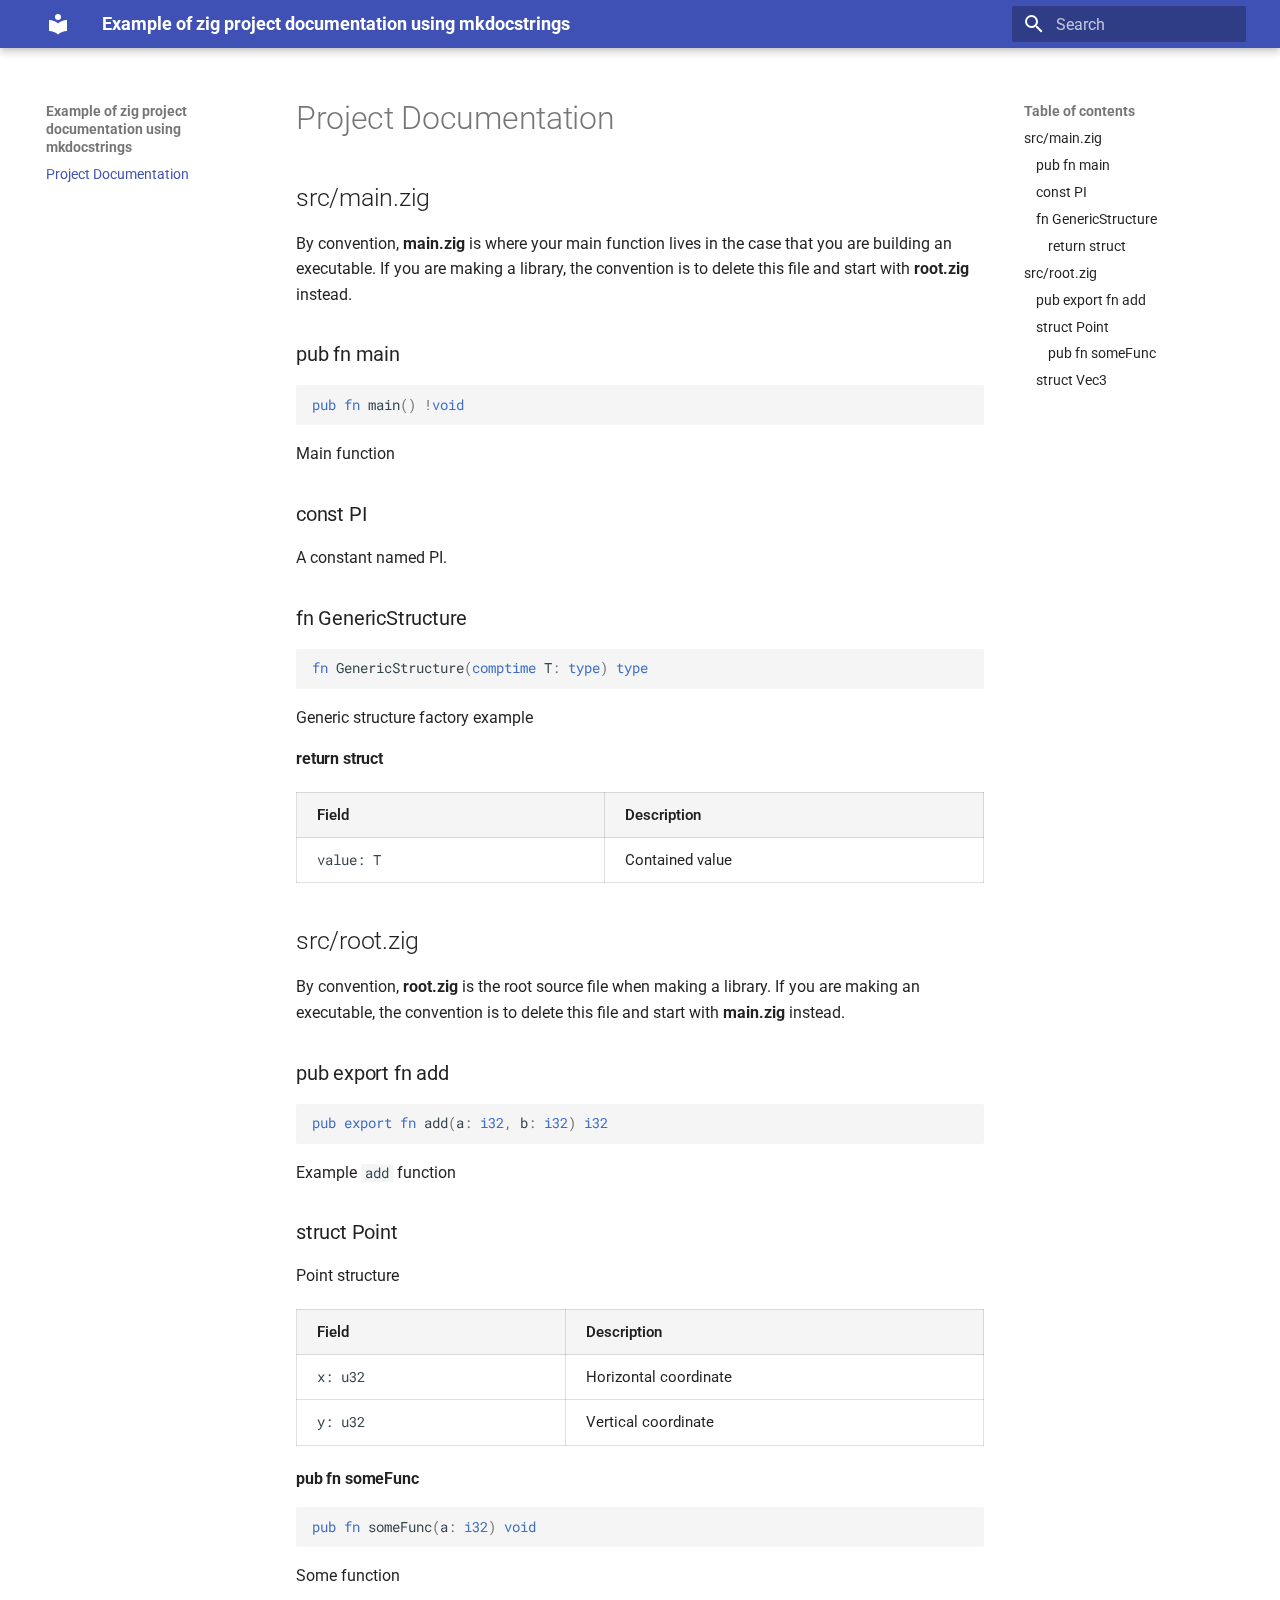
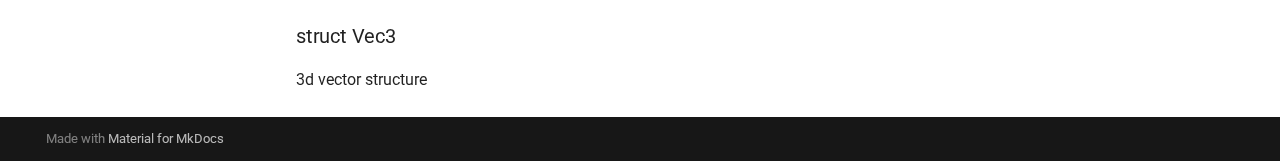
<file: demo/index.html>
<!doctype html><html lang=en class=no-js> <head><meta charset=utf-8><meta name=viewport content="width=device-width,initial-scale=1"><link rel=icon href=assets/images/favicon.png><meta name=generator content="mkdocs-1.6.1, mkdocs-material-9.6.15"><title>Example of zig project documentation using mkdocstrings</title><link rel=stylesheet href=assets/stylesheets/main.342714a4.min.css><link rel=preconnect href=https://fonts.gstatic.com crossorigin><link rel=stylesheet href="https://fonts.googleapis.com/css?family=Roboto:300,300i,400,400i,700,700i%7CRoboto+Mono:400,400i,700,700i&display=fallback"><style>:root{--md-text-font:"Roboto";--md-code-font:"Roboto Mono"}</style><link rel=stylesheet href=assets/_mkdocstrings.css><script>__md_scope=new URL(".",location),__md_hash=e=>[...e].reduce(((e,_)=>(e<<5)-e+_.charCodeAt(0)),0),__md_get=(e,_=localStorage,t=__md_scope)=>JSON.parse(_.getItem(t.pathname+"."+e)),__md_set=(e,_,t=localStorage,a=__md_scope)=>{try{t.setItem(a.pathname+"."+e,JSON.stringify(_))}catch(e){}}</script></head> <body dir=ltr> <input class=md-toggle data-md-toggle=drawer type=checkbox id=__drawer autocomplete=off> <input class=md-toggle data-md-toggle=search type=checkbox id=__search autocomplete=off> <label class=md-overlay for=__drawer></label> <div data-md-component=skip> <a href=#project-documentation class=md-skip> Skip to content </a> </div> <div data-md-component=announce> </div> <header class="md-header md-header--shadow" data-md-component=header> <nav class="md-header__inner md-grid" aria-label=Header> <a href=. title="Example of zig project documentation using mkdocstrings" class="md-header__button md-logo" aria-label="Example of zig project documentation using mkdocstrings" data-md-component=logo> <svg xmlns=http://www.w3.org/2000/svg viewbox="0 0 24 24"><path d="M12 8a3 3 0 0 0 3-3 3 3 0 0 0-3-3 3 3 0 0 0-3 3 3 3 0 0 0 3 3m0 3.54C9.64 9.35 6.5 8 3 8v11c3.5 0 6.64 1.35 9 3.54 2.36-2.19 5.5-3.54 9-3.54V8c-3.5 0-6.64 1.35-9 3.54"/></svg> </a> <label class="md-header__button md-icon" for=__drawer> <svg xmlns=http://www.w3.org/2000/svg viewbox="0 0 24 24"><path d="M3 6h18v2H3zm0 5h18v2H3zm0 5h18v2H3z"/></svg> </label> <div class=md-header__title data-md-component=header-title> <div class=md-header__ellipsis> <div class=md-header__topic> <span class=md-ellipsis> Example of zig project documentation using mkdocstrings </span> </div> <div class=md-header__topic data-md-component=header-topic> <span class=md-ellipsis> Project Documentation </span> </div> </div> </div> <script>var palette=__md_get("__palette");if(palette&&palette.color){if("(prefers-color-scheme)"===palette.color.media){var media=matchMedia("(prefers-color-scheme: light)"),input=document.querySelector(media.matches?"[data-md-color-media='(prefers-color-scheme: light)']":"[data-md-color-media='(prefers-color-scheme: dark)']");palette.color.media=input.getAttribute("data-md-color-media"),palette.color.scheme=input.getAttribute("data-md-color-scheme"),palette.color.primary=input.getAttribute("data-md-color-primary"),palette.color.accent=input.getAttribute("data-md-color-accent")}for(var[key,value]of Object.entries(palette.color))document.body.setAttribute("data-md-color-"+key,value)}</script> <label class="md-header__button md-icon" for=__search> <svg xmlns=http://www.w3.org/2000/svg viewbox="0 0 24 24"><path d="M9.5 3A6.5 6.5 0 0 1 16 9.5c0 1.61-.59 3.09-1.56 4.23l.27.27h.79l5 5-1.5 1.5-5-5v-.79l-.27-.27A6.52 6.52 0 0 1 9.5 16 6.5 6.5 0 0 1 3 9.5 6.5 6.5 0 0 1 9.5 3m0 2C7 5 5 7 5 9.5S7 14 9.5 14 14 12 14 9.5 12 5 9.5 5"/></svg> </label> <div class=md-search data-md-component=search role=dialog> <label class=md-search__overlay for=__search></label> <div class=md-search__inner role=search> <form class=md-search__form name=search> <input type=text class=md-search__input name=query aria-label=Search placeholder=Search autocapitalize=off autocorrect=off autocomplete=off spellcheck=false data-md-component=search-query required> <label class="md-search__icon md-icon" for=__search> <svg xmlns=http://www.w3.org/2000/svg viewbox="0 0 24 24"><path d="M9.5 3A6.5 6.5 0 0 1 16 9.5c0 1.61-.59 3.09-1.56 4.23l.27.27h.79l5 5-1.5 1.5-5-5v-.79l-.27-.27A6.52 6.52 0 0 1 9.5 16 6.5 6.5 0 0 1 3 9.5 6.5 6.5 0 0 1 9.5 3m0 2C7 5 5 7 5 9.5S7 14 9.5 14 14 12 14 9.5 12 5 9.5 5"/></svg> <svg xmlns=http://www.w3.org/2000/svg viewbox="0 0 24 24"><path d="M20 11v2H8l5.5 5.5-1.42 1.42L4.16 12l7.92-7.92L13.5 5.5 8 11z"/></svg> </label> <nav class=md-search__options aria-label=Search> <button type=reset class="md-search__icon md-icon" title=Clear aria-label=Clear tabindex=-1> <svg xmlns=http://www.w3.org/2000/svg viewbox="0 0 24 24"><path d="M19 6.41 17.59 5 12 10.59 6.41 5 5 6.41 10.59 12 5 17.59 6.41 19 12 13.41 17.59 19 19 17.59 13.41 12z"/></svg> </button> </nav> </form> <div class=md-search__output> <div class=md-search__scrollwrap tabindex=0 data-md-scrollfix> <div class=md-search-result data-md-component=search-result> <div class=md-search-result__meta> Initializing search </div> <ol class=md-search-result__list role=presentation></ol> </div> </div> </div> </div> </div> </nav> </header> <div class=md-container data-md-component=container> <main class=md-main data-md-component=main> <div class="md-main__inner md-grid"> <div class="md-sidebar md-sidebar--primary" data-md-component=sidebar data-md-type=navigation> <div class=md-sidebar__scrollwrap> <div class=md-sidebar__inner> <nav class="md-nav md-nav--primary" aria-label=Navigation data-md-level=0> <label class=md-nav__title for=__drawer> <a href=. title="Example of zig project documentation using mkdocstrings" class="md-nav__button md-logo" aria-label="Example of zig project documentation using mkdocstrings" data-md-component=logo> <svg xmlns=http://www.w3.org/2000/svg viewbox="0 0 24 24"><path d="M12 8a3 3 0 0 0 3-3 3 3 0 0 0-3-3 3 3 0 0 0-3 3 3 3 0 0 0 3 3m0 3.54C9.64 9.35 6.5 8 3 8v11c3.5 0 6.64 1.35 9 3.54 2.36-2.19 5.5-3.54 9-3.54V8c-3.5 0-6.64 1.35-9 3.54"/></svg> </a> Example of zig project documentation using mkdocstrings </label> <ul class=md-nav__list data-md-scrollfix> <li class="md-nav__item md-nav__item--active"> <input class="md-nav__toggle md-toggle" type=checkbox id=__toc> <label class="md-nav__link md-nav__link--active" for=__toc> <span class=md-ellipsis> Project Documentation </span> <span class="md-nav__icon md-icon"></span> </label> <a href=. class="md-nav__link md-nav__link--active"> <span class=md-ellipsis> Project Documentation </span> </a> <nav class="md-nav md-nav--secondary" aria-label="Table of contents"> <label class=md-nav__title for=__toc> <span class="md-nav__icon md-icon"></span> Table of contents </label> <ul class=md-nav__list data-md-component=toc data-md-scrollfix> <li class=md-nav__item> <a href=#src/main.zig class=md-nav__link> <span class=md-ellipsis> src/main.zig </span> </a> <nav class=md-nav aria-label=src/main.zig> <ul class=md-nav__list> <li class=md-nav__item> <a href=#src/main.zigmain class=md-nav__link> <span class=md-ellipsis> pub fn main </span> </a> </li> <li class=md-nav__item> <a href=#src/main.zigPI class=md-nav__link> <span class=md-ellipsis> const PI </span> </a> </li> <li class=md-nav__item> <a href=#src/main.zigGenericStructure class=md-nav__link> <span class=md-ellipsis> fn GenericStructure </span> </a> <nav class=md-nav aria-label="fn GenericStructure"> <ul class=md-nav__list> <li class=md-nav__item> <a href=#src/main.zigreturn_struct class=md-nav__link> <span class=md-ellipsis> return struct </span> </a> </li> </ul> </nav> </li> </ul> </nav> </li> <li class=md-nav__item> <a href=#src/root.zig class=md-nav__link> <span class=md-ellipsis> src/root.zig </span> </a> <nav class=md-nav aria-label=src/root.zig> <ul class=md-nav__list> <li class=md-nav__item> <a href=#src/root.zigadd class=md-nav__link> <span class=md-ellipsis> pub export fn add </span> </a> </li> <li class=md-nav__item> <a href=#src/root.zigPoint class=md-nav__link> <span class=md-ellipsis> struct Point </span> </a> <nav class=md-nav aria-label="struct Point"> <ul class=md-nav__list> <li class=md-nav__item> <a href=#src/root.zigsomeFunc class=md-nav__link> <span class=md-ellipsis> pub fn someFunc </span> </a> </li> </ul> </nav> </li> <li class=md-nav__item> <a href=#src/root.zigVec3 class=md-nav__link> <span class=md-ellipsis> struct Vec3 </span> </a> </li> </ul> </nav> </li> </ul> </nav> </li> </ul> </nav> </div> </div> </div> <div class="md-sidebar md-sidebar--secondary" data-md-component=sidebar data-md-type=toc> <div class=md-sidebar__scrollwrap> <div class=md-sidebar__inner> <nav class="md-nav md-nav--secondary" aria-label="Table of contents"> <label class=md-nav__title for=__toc> <span class="md-nav__icon md-icon"></span> Table of contents </label> <ul class=md-nav__list data-md-component=toc data-md-scrollfix> <li class=md-nav__item> <a href=#src/main.zig class=md-nav__link> <span class=md-ellipsis> src/main.zig </span> </a> <nav class=md-nav aria-label=src/main.zig> <ul class=md-nav__list> <li class=md-nav__item> <a href=#src/main.zigmain class=md-nav__link> <span class=md-ellipsis> pub fn main </span> </a> </li> <li class=md-nav__item> <a href=#src/main.zigPI class=md-nav__link> <span class=md-ellipsis> const PI </span> </a> </li> <li class=md-nav__item> <a href=#src/main.zigGenericStructure class=md-nav__link> <span class=md-ellipsis> fn GenericStructure </span> </a> <nav class=md-nav aria-label="fn GenericStructure"> <ul class=md-nav__list> <li class=md-nav__item> <a href=#src/main.zigreturn_struct class=md-nav__link> <span class=md-ellipsis> return struct </span> </a> </li> </ul> </nav> </li> </ul> </nav> </li> <li class=md-nav__item> <a href=#src/root.zig class=md-nav__link> <span class=md-ellipsis> src/root.zig </span> </a> <nav class=md-nav aria-label=src/root.zig> <ul class=md-nav__list> <li class=md-nav__item> <a href=#src/root.zigadd class=md-nav__link> <span class=md-ellipsis> pub export fn add </span> </a> </li> <li class=md-nav__item> <a href=#src/root.zigPoint class=md-nav__link> <span class=md-ellipsis> struct Point </span> </a> <nav class=md-nav aria-label="struct Point"> <ul class=md-nav__list> <li class=md-nav__item> <a href=#src/root.zigsomeFunc class=md-nav__link> <span class=md-ellipsis> pub fn someFunc </span> </a> </li> </ul> </nav> </li> <li class=md-nav__item> <a href=#src/root.zigVec3 class=md-nav__link> <span class=md-ellipsis> struct Vec3 </span> </a> </li> </ul> </nav> </li> </ul> </nav> </div> </div> </div> <div class=md-content data-md-component=content> <article class="md-content__inner md-typeset"> <h1 id=project-documentation>Project Documentation</h1> <div class="doc doc-object doc-data"> <h2 id=src/main.zig class="doc doc-heading"> <span class="doc doc-object-name doc-data-name"> src/main.zig </span> </h2> <div class="doc doc-contents first"> <div class=docstring> <p>By convention, <strong>main.zig</strong> is where your main function lives in the case that you are building an executable. If you are making a library, the convention is to delete this file and start with <strong>root.zig</strong> instead.</p> </div> <div class=func> <h3 id=src/main.zigmain>pub fn main</h3> <div class=signature> <div class=highlight><pre><span></span><code><span class=kr>pub</span><span class=w> </span><span class=k>fn</span><span class=w> </span><span class=n>main</span><span class=p>()</span><span class=w> </span><span class=o>!</span><span class=kt>void</span>
</code></pre></div> </div> <div class=docstring> <p>Main function</p> </div> </div> <div class=constant id="constant-const PI"> <h3 id=src/main.zigPI>const PI</h3> <div class=docstring> <p>A constant named PI.</p> </div> </div> <div class=func> <h3 id=src/main.zigGenericStructure>fn GenericStructure</h3> <div class=signature> <div class=highlight><pre><span></span><code><span class=k>fn</span><span class=w> </span><span class=n>GenericStructure</span><span class=p>(</span><span class=kr>comptime</span><span class=w> </span><span class=n>T</span><span class=o>:</span><span class=w> </span><span class=kt>type</span><span class=p>)</span><span class=w> </span><span class=kt>type</span>
</code></pre></div> </div> <div class=docstring> <p>Generic structure factory example</p> </div> <div class=struct id=struct-return_struct> <h4 id=src/main.zigreturn_struct>return struct</h4> <div class=table-container> <table class=struct-fields> <thead> <tr> <th class=field-name>Field</th> <th class=field-desc>Description</th> </tr> </thead> <tbody> <tr> <td class=field-name><code>value: T</code></td> <td class=field-desc><p>Contained value</p></td> </tr> </tbody> </table> </div> </div> </div> </div> </div> <div class="doc doc-object doc-data"> <h2 id=src/root.zig class="doc doc-heading"> <span class="doc doc-object-name doc-data-name"> src/root.zig </span> </h2> <div class="doc doc-contents first"> <div class=docstring> <p>By convention, <strong>root.zig</strong> is the root source file when making a library. If you are making an executable, the convention is to delete this file and start with <strong>main.zig</strong> instead.</p> </div> <div class=func> <h3 id=src/root.zigadd>pub export fn add</h3> <div class=signature> <div class=highlight><pre><span></span><code><span class=kr>pub</span><span class=w> </span><span class=kr>export</span><span class=w> </span><span class=k>fn</span><span class=w> </span><span class=n>add</span><span class=p>(</span><span class=n>a</span><span class=o>:</span><span class=w> </span><span class=kt>i32</span><span class=p>,</span><span class=w> </span><span class=n>b</span><span class=o>:</span><span class=w> </span><span class=kt>i32</span><span class=p>)</span><span class=w> </span><span class=kt>i32</span>
</code></pre></div> </div> <div class=docstring> <p>Example <code>add</code> function</p> </div> </div> <div class=struct id=struct-Point> <h3 id=src/root.zigPoint>struct Point</h3> <div class=docstring> <p>Point structure</p> </div> <div class=table-container> <table class=struct-fields> <thead> <tr> <th class=field-name>Field</th> <th class=field-desc>Description</th> </tr> </thead> <tbody> <tr> <td class=field-name><code>x: u32</code></td> <td class=field-desc><p>Horizontal coordinate</p></td> </tr> <tr> <td class=field-name><code>y: u32</code></td> <td class=field-desc><p>Vertical coordinate</p></td> </tr> </tbody> </table> </div> <div class=func> <h4 id=src/root.zigsomeFunc>pub fn someFunc</h4> <div class=signature> <div class=highlight><pre><span></span><code><span class=kr>pub</span><span class=w> </span><span class=k>fn</span><span class=w> </span><span class=n>someFunc</span><span class=p>(</span><span class=n>a</span><span class=o>:</span><span class=w> </span><span class=kt>i32</span><span class=p>)</span><span class=w> </span><span class=kt>void</span>
</code></pre></div> </div> <div class=docstring> <p>Some function</p> </div> </div> </div> <div class=struct id=struct-Vec3> <h3 id=src/root.zigVec3>struct Vec3</h3> <div class=docstring> <p>3d vector structure</p> </div> </div> </div> </div> </article> </div> <script>var target=document.getElementById(location.hash.slice(1));target&&target.name&&(target.checked=target.name.startsWith("__tabbed_"))</script> </div> </main> <footer class=md-footer> <div class="md-footer-meta md-typeset"> <div class="md-footer-meta__inner md-grid"> <div class=md-copyright> Made with <a href=https://squidfunk.github.io/mkdocs-material/ target=_blank rel=noopener> Material for MkDocs </a> </div> </div> </div> </footer> </div> <div class=md-dialog data-md-component=dialog> <div class="md-dialog__inner md-typeset"></div> </div> <script id=__config type=application/json>{"base": ".", "features": [], "search": "assets/javascripts/workers/search.d50fe291.min.js", "tags": null, "translations": {"clipboard.copied": "Copied to clipboard", "clipboard.copy": "Copy to clipboard", "search.result.more.one": "1 more on this page", "search.result.more.other": "# more on this page", "search.result.none": "No matching documents", "search.result.one": "1 matching document", "search.result.other": "# matching documents", "search.result.placeholder": "Type to start searching", "search.result.term.missing": "Missing", "select.version": "Select version"}, "version": null}</script> <script src=assets/javascripts/bundle.56ea9cef.min.js></script> </body> </html>
</file>
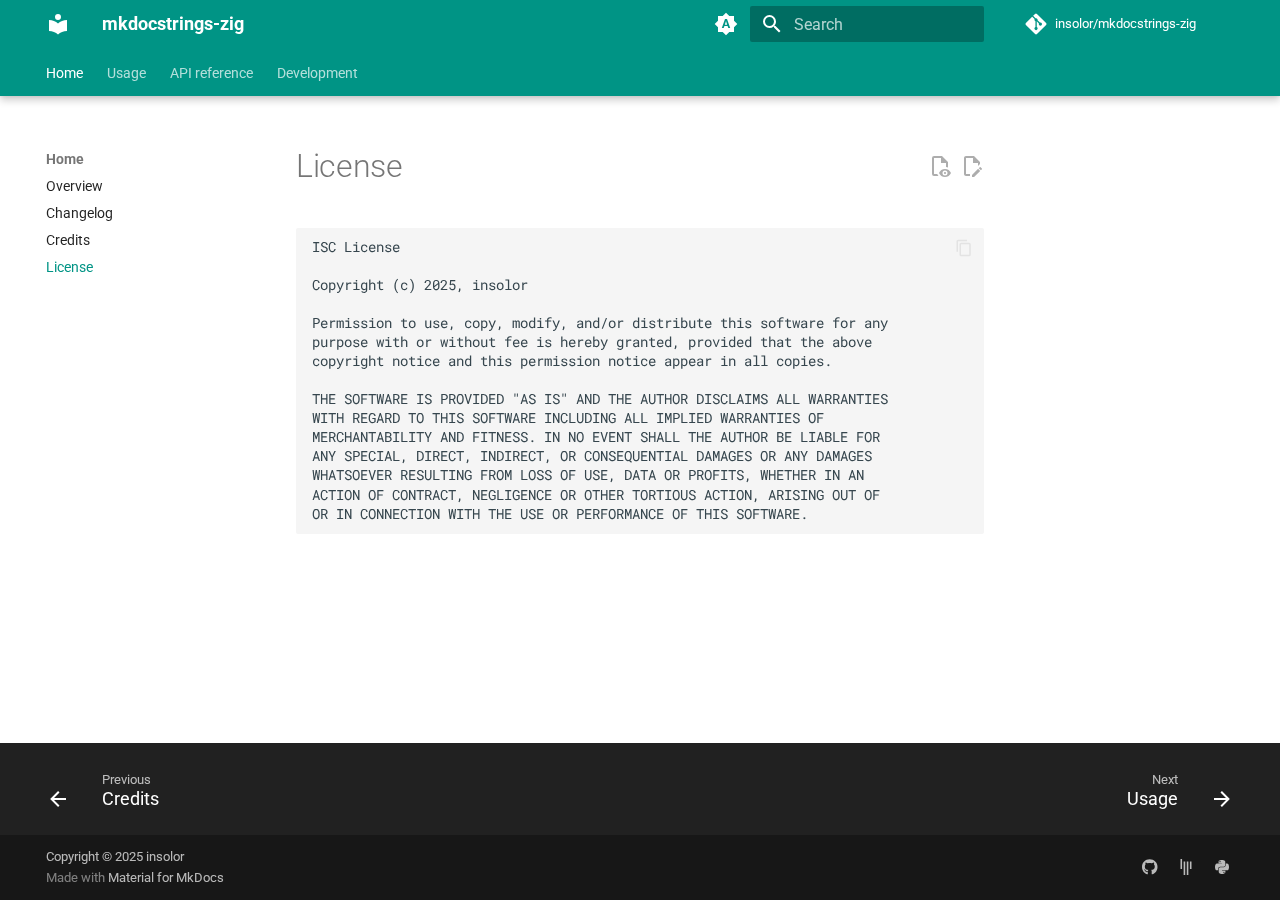
<file: license/index.html>
<!doctype html>
<html lang="en" class="no-js">
  <head>
    
      <meta charset="utf-8">
      <meta name="viewport" content="width=device-width,initial-scale=1">
      
        <meta name="description" content="A Zig handler for mkdocstrings.">
      
      
      
        <link rel="canonical" href="https://insolor.github.io/mkdocstrings-zig/license/">
      
      
        <link rel="prev" href="../credits/">
      
      
        <link rel="next" href="../usage/">
      
      
      <link rel="icon" href="../assets/images/favicon.png">
      <meta name="generator" content="mkdocs-1.6.1, mkdocs-material-9.6.15">
    
    
      
        <title>License - mkdocstrings-zig</title>
      
    
    
      <link rel="stylesheet" href="../assets/stylesheets/main.342714a4.min.css">
      
        
        <link rel="stylesheet" href="../assets/stylesheets/palette.06af60db.min.css">
      
      


    
    
      
    
    
      
        
        
        <link rel="preconnect" href="https://fonts.gstatic.com" crossorigin>
        <link rel="stylesheet" href="https://fonts.googleapis.com/css?family=Roboto:300,300i,400,400i,700,700i%7CRoboto+Mono:400,400i,700,700i&display=fallback">
        <style>:root{--md-text-font:"Roboto";--md-code-font:"Roboto Mono"}</style>
      
    
    
      <link rel="stylesheet" href="../assets/_markdown_exec_pyodide.css">
    
      <link rel="stylesheet" href="../assets/_mkdocstrings.css">
    
      <link rel="stylesheet" href="../css/material.css">
    
      <link rel="stylesheet" href="../css/mkdocstrings.css">
    
    <script>__md_scope=new URL("..",location),__md_hash=e=>[...e].reduce(((e,_)=>(e<<5)-e+_.charCodeAt(0)),0),__md_get=(e,_=localStorage,t=__md_scope)=>JSON.parse(_.getItem(t.pathname+"."+e)),__md_set=(e,_,t=localStorage,a=__md_scope)=>{try{t.setItem(a.pathname+"."+e,JSON.stringify(_))}catch(e){}}</script>
    
      
  


    
    
    
  </head>
  
  
    
    
      
    
    
    
    
    <body dir="ltr" data-md-color-scheme="default" data-md-color-primary="indigo" data-md-color-accent="indigo">
  
    
    <input class="md-toggle" data-md-toggle="drawer" type="checkbox" id="__drawer" autocomplete="off">
    <input class="md-toggle" data-md-toggle="search" type="checkbox" id="__search" autocomplete="off">
    <label class="md-overlay" for="__drawer"></label>
    <div data-md-component="skip">
      
        
        <a href="#license" class="md-skip">
          Skip to content
        </a>
      
    </div>
    <div data-md-component="announce">
      
    </div>
    
    
      

  

<header class="md-header md-header--shadow md-header--lifted" data-md-component="header">
  <nav class="md-header__inner md-grid" aria-label="Header">
    <a href=".." title="mkdocstrings-zig" class="md-header__button md-logo" aria-label="mkdocstrings-zig" data-md-component="logo">
      
  
  <svg xmlns="http://www.w3.org/2000/svg" viewBox="0 0 24 24"><path d="M12 8a3 3 0 0 0 3-3 3 3 0 0 0-3-3 3 3 0 0 0-3 3 3 3 0 0 0 3 3m0 3.54C9.64 9.35 6.5 8 3 8v11c3.5 0 6.64 1.35 9 3.54 2.36-2.19 5.5-3.54 9-3.54V8c-3.5 0-6.64 1.35-9 3.54"/></svg>

    </a>
    <label class="md-header__button md-icon" for="__drawer">
      
      <svg xmlns="http://www.w3.org/2000/svg" viewBox="0 0 24 24"><path d="M3 6h18v2H3zm0 5h18v2H3zm0 5h18v2H3z"/></svg>
    </label>
    <div class="md-header__title" data-md-component="header-title">
      <div class="md-header__ellipsis">
        <div class="md-header__topic">
          <span class="md-ellipsis">
            mkdocstrings-zig
          </span>
        </div>
        <div class="md-header__topic" data-md-component="header-topic">
          <span class="md-ellipsis">
            
              License
            
          </span>
        </div>
      </div>
    </div>
    
      
        <form class="md-header__option" data-md-component="palette">
  
    
    
    
    <input class="md-option" data-md-color-media="(prefers-color-scheme)" data-md-color-scheme="default" data-md-color-primary="indigo" data-md-color-accent="indigo"  aria-label="Switch to light mode"  type="radio" name="__palette" id="__palette_0">
    
      <label class="md-header__button md-icon" title="Switch to light mode" for="__palette_1" hidden>
        <svg xmlns="http://www.w3.org/2000/svg" viewBox="0 0 24 24"><path d="m14.3 16-.7-2h-3.2l-.7 2H7.8L11 7h2l3.2 9zM20 8.69V4h-4.69L12 .69 8.69 4H4v4.69L.69 12 4 15.31V20h4.69L12 23.31 15.31 20H20v-4.69L23.31 12zm-9.15 3.96h2.3L12 9z"/></svg>
      </label>
    
  
    
    
    
    <input class="md-option" data-md-color-media="(prefers-color-scheme: light)" data-md-color-scheme="default" data-md-color-primary="teal" data-md-color-accent="purple"  aria-label="Switch to dark mode"  type="radio" name="__palette" id="__palette_1">
    
      <label class="md-header__button md-icon" title="Switch to dark mode" for="__palette_2" hidden>
        <svg xmlns="http://www.w3.org/2000/svg" viewBox="0 0 24 24"><path d="M12 7a5 5 0 0 1 5 5 5 5 0 0 1-5 5 5 5 0 0 1-5-5 5 5 0 0 1 5-5m0 2a3 3 0 0 0-3 3 3 3 0 0 0 3 3 3 3 0 0 0 3-3 3 3 0 0 0-3-3m0-7 2.39 3.42C13.65 5.15 12.84 5 12 5s-1.65.15-2.39.42zM3.34 7l4.16-.35A7.2 7.2 0 0 0 5.94 8.5c-.44.74-.69 1.5-.83 2.29zm.02 10 1.76-3.77a7.131 7.131 0 0 0 2.38 4.14zM20.65 7l-1.77 3.79a7.02 7.02 0 0 0-2.38-4.15zm-.01 10-4.14.36c.59-.51 1.12-1.14 1.54-1.86.42-.73.69-1.5.83-2.29zM12 22l-2.41-3.44c.74.27 1.55.44 2.41.44.82 0 1.63-.17 2.37-.44z"/></svg>
      </label>
    
  
    
    
    
    <input class="md-option" data-md-color-media="(prefers-color-scheme: dark)" data-md-color-scheme="slate" data-md-color-primary="black" data-md-color-accent="lime"  aria-label="Switch to system preference"  type="radio" name="__palette" id="__palette_2">
    
      <label class="md-header__button md-icon" title="Switch to system preference" for="__palette_0" hidden>
        <svg xmlns="http://www.w3.org/2000/svg" viewBox="0 0 24 24"><path d="m17.75 4.09-2.53 1.94.91 3.06-2.63-1.81-2.63 1.81.91-3.06-2.53-1.94L12.44 4l1.06-3 1.06 3zm3.5 6.91-1.64 1.25.59 1.98-1.7-1.17-1.7 1.17.59-1.98L15.75 11l2.06-.05L18.5 9l.69 1.95zm-2.28 4.95c.83-.08 1.72 1.1 1.19 1.85-.32.45-.66.87-1.08 1.27C15.17 23 8.84 23 4.94 19.07c-3.91-3.9-3.91-10.24 0-14.14.4-.4.82-.76 1.27-1.08.75-.53 1.93.36 1.85 1.19-.27 2.86.69 5.83 2.89 8.02a9.96 9.96 0 0 0 8.02 2.89m-1.64 2.02a12.08 12.08 0 0 1-7.8-3.47c-2.17-2.19-3.33-5-3.49-7.82-2.81 3.14-2.7 7.96.31 10.98 3.02 3.01 7.84 3.12 10.98.31"/></svg>
      </label>
    
  
</form>
      
    
    
      <script>var palette=__md_get("__palette");if(palette&&palette.color){if("(prefers-color-scheme)"===palette.color.media){var media=matchMedia("(prefers-color-scheme: light)"),input=document.querySelector(media.matches?"[data-md-color-media='(prefers-color-scheme: light)']":"[data-md-color-media='(prefers-color-scheme: dark)']");palette.color.media=input.getAttribute("data-md-color-media"),palette.color.scheme=input.getAttribute("data-md-color-scheme"),palette.color.primary=input.getAttribute("data-md-color-primary"),palette.color.accent=input.getAttribute("data-md-color-accent")}for(var[key,value]of Object.entries(palette.color))document.body.setAttribute("data-md-color-"+key,value)}</script>
    
    
    
      
      
        <label class="md-header__button md-icon" for="__search">
          
          <svg xmlns="http://www.w3.org/2000/svg" viewBox="0 0 24 24"><path d="M9.5 3A6.5 6.5 0 0 1 16 9.5c0 1.61-.59 3.09-1.56 4.23l.27.27h.79l5 5-1.5 1.5-5-5v-.79l-.27-.27A6.52 6.52 0 0 1 9.5 16 6.5 6.5 0 0 1 3 9.5 6.5 6.5 0 0 1 9.5 3m0 2C7 5 5 7 5 9.5S7 14 9.5 14 14 12 14 9.5 12 5 9.5 5"/></svg>
        </label>
        <div class="md-search" data-md-component="search" role="dialog">
  <label class="md-search__overlay" for="__search"></label>
  <div class="md-search__inner" role="search">
    <form class="md-search__form" name="search">
      <input type="text" class="md-search__input" name="query" aria-label="Search" placeholder="Search" autocapitalize="off" autocorrect="off" autocomplete="off" spellcheck="false" data-md-component="search-query" required>
      <label class="md-search__icon md-icon" for="__search">
        
        <svg xmlns="http://www.w3.org/2000/svg" viewBox="0 0 24 24"><path d="M9.5 3A6.5 6.5 0 0 1 16 9.5c0 1.61-.59 3.09-1.56 4.23l.27.27h.79l5 5-1.5 1.5-5-5v-.79l-.27-.27A6.52 6.52 0 0 1 9.5 16 6.5 6.5 0 0 1 3 9.5 6.5 6.5 0 0 1 9.5 3m0 2C7 5 5 7 5 9.5S7 14 9.5 14 14 12 14 9.5 12 5 9.5 5"/></svg>
        
        <svg xmlns="http://www.w3.org/2000/svg" viewBox="0 0 24 24"><path d="M20 11v2H8l5.5 5.5-1.42 1.42L4.16 12l7.92-7.92L13.5 5.5 8 11z"/></svg>
      </label>
      <nav class="md-search__options" aria-label="Search">
        
        <button type="reset" class="md-search__icon md-icon" title="Clear" aria-label="Clear" tabindex="-1">
          
          <svg xmlns="http://www.w3.org/2000/svg" viewBox="0 0 24 24"><path d="M19 6.41 17.59 5 12 10.59 6.41 5 5 6.41 10.59 12 5 17.59 6.41 19 12 13.41 17.59 19 19 17.59 13.41 12z"/></svg>
        </button>
      </nav>
      
        <div class="md-search__suggest" data-md-component="search-suggest"></div>
      
    </form>
    <div class="md-search__output">
      <div class="md-search__scrollwrap" tabindex="0" data-md-scrollfix>
        <div class="md-search-result" data-md-component="search-result">
          <div class="md-search-result__meta">
            Initializing search
          </div>
          <ol class="md-search-result__list" role="presentation"></ol>
        </div>
      </div>
    </div>
  </div>
</div>
      
    
    
      <div class="md-header__source">
        <a href="https://github.com/insolor/mkdocstrings-zig" title="Go to repository" class="md-source" data-md-component="source">
  <div class="md-source__icon md-icon">
    
    <svg xmlns="http://www.w3.org/2000/svg" viewBox="0 0 448 512"><!--! Font Awesome Free 6.7.2 by @fontawesome - https://fontawesome.com License - https://fontawesome.com/license/free (Icons: CC BY 4.0, Fonts: SIL OFL 1.1, Code: MIT License) Copyright 2024 Fonticons, Inc.--><path d="M439.55 236.05 244 40.45a28.87 28.87 0 0 0-40.81 0l-40.66 40.63 51.52 51.52c27.06-9.14 52.68 16.77 43.39 43.68l49.66 49.66c34.23-11.8 61.18 31 35.47 56.69-26.49 26.49-70.21-2.87-56-37.34L240.22 199v121.85c25.3 12.54 22.26 41.85 9.08 55a34.34 34.34 0 0 1-48.55 0c-17.57-17.6-11.07-46.91 11.25-56v-123c-20.8-8.51-24.6-30.74-18.64-45L142.57 101 8.45 235.14a28.86 28.86 0 0 0 0 40.81l195.61 195.6a28.86 28.86 0 0 0 40.8 0l194.69-194.69a28.86 28.86 0 0 0 0-40.81"/></svg>
  </div>
  <div class="md-source__repository">
    insolor/mkdocstrings-zig
  </div>
</a>
      </div>
    
  </nav>
  
    
      
<nav class="md-tabs" aria-label="Tabs" data-md-component="tabs">
  <div class="md-grid">
    <ul class="md-tabs__list">
      
        
  
  
  
    
  
  
    
    
      <li class="md-tabs__item md-tabs__item--active">
        <a href=".." class="md-tabs__link">
          
  
  
  Home

        </a>
      </li>
    
  

      
        
  
  
  
  
    <li class="md-tabs__item">
      <a href="../usage/" class="md-tabs__link">
        
  
  
    
  
  Usage

      </a>
    </li>
  

      
        
  
  
  
  
    <li class="md-tabs__item">
      <a href="../reference/api/" class="md-tabs__link">
        
  
  
    
  
  API reference

      </a>
    </li>
  

      
        
  
  
  
  
    
    
      <li class="md-tabs__item">
        <a href="../contributing/" class="md-tabs__link">
          
  
  
  Development

        </a>
      </li>
    
  

      
    </ul>
  </div>
</nav>
    
  
</header>
    
    <div class="md-container" data-md-component="container">
      
      
        
      
      <main class="md-main" data-md-component="main">
        <div class="md-main__inner md-grid">
          
            
              
                
              
              <div class="md-sidebar md-sidebar--primary" data-md-component="sidebar" data-md-type="navigation" >
                <div class="md-sidebar__scrollwrap">
                  <div class="md-sidebar__inner">
                    


  


<nav class="md-nav md-nav--primary md-nav--lifted" aria-label="Navigation" data-md-level="0">
  <label class="md-nav__title" for="__drawer">
    <a href=".." title="mkdocstrings-zig" class="md-nav__button md-logo" aria-label="mkdocstrings-zig" data-md-component="logo">
      
  
  <svg xmlns="http://www.w3.org/2000/svg" viewBox="0 0 24 24"><path d="M12 8a3 3 0 0 0 3-3 3 3 0 0 0-3-3 3 3 0 0 0-3 3 3 3 0 0 0 3 3m0 3.54C9.64 9.35 6.5 8 3 8v11c3.5 0 6.64 1.35 9 3.54 2.36-2.19 5.5-3.54 9-3.54V8c-3.5 0-6.64 1.35-9 3.54"/></svg>

    </a>
    mkdocstrings-zig
  </label>
  
    <div class="md-nav__source">
      <a href="https://github.com/insolor/mkdocstrings-zig" title="Go to repository" class="md-source" data-md-component="source">
  <div class="md-source__icon md-icon">
    
    <svg xmlns="http://www.w3.org/2000/svg" viewBox="0 0 448 512"><!--! Font Awesome Free 6.7.2 by @fontawesome - https://fontawesome.com License - https://fontawesome.com/license/free (Icons: CC BY 4.0, Fonts: SIL OFL 1.1, Code: MIT License) Copyright 2024 Fonticons, Inc.--><path d="M439.55 236.05 244 40.45a28.87 28.87 0 0 0-40.81 0l-40.66 40.63 51.52 51.52c27.06-9.14 52.68 16.77 43.39 43.68l49.66 49.66c34.23-11.8 61.18 31 35.47 56.69-26.49 26.49-70.21-2.87-56-37.34L240.22 199v121.85c25.3 12.54 22.26 41.85 9.08 55a34.34 34.34 0 0 1-48.55 0c-17.57-17.6-11.07-46.91 11.25-56v-123c-20.8-8.51-24.6-30.74-18.64-45L142.57 101 8.45 235.14a28.86 28.86 0 0 0 0 40.81l195.61 195.6a28.86 28.86 0 0 0 40.8 0l194.69-194.69a28.86 28.86 0 0 0 0-40.81"/></svg>
  </div>
  <div class="md-source__repository">
    insolor/mkdocstrings-zig
  </div>
</a>
    </div>
  
  <ul class="md-nav__list" data-md-scrollfix>
    
      
      
  
  
    
  
  
  
    
    
    
    
      
        
        
      
      
        
      
    
    
    <li class="md-nav__item md-nav__item--active md-nav__item--section md-nav__item--nested">
      
        
        
        <input class="md-nav__toggle md-toggle " type="checkbox" id="__nav_1" checked>
        
          
          <label class="md-nav__link" for="__nav_1" id="__nav_1_label" tabindex="">
            
  
  
  <span class="md-ellipsis">
    Home
    
  </span>
  

            <span class="md-nav__icon md-icon"></span>
          </label>
        
        <nav class="md-nav" data-md-level="1" aria-labelledby="__nav_1_label" aria-expanded="true">
          <label class="md-nav__title" for="__nav_1">
            <span class="md-nav__icon md-icon"></span>
            Home
          </label>
          <ul class="md-nav__list" data-md-scrollfix>
            
              
                
  
  
  
  
    <li class="md-nav__item">
      <a href=".." class="md-nav__link">
        
  
  
  <span class="md-ellipsis">
    Overview
    
  </span>
  

      </a>
    </li>
  

              
            
              
                
  
  
  
  
    <li class="md-nav__item">
      <a href="../changelog/" class="md-nav__link">
        
  
  
  <span class="md-ellipsis">
    Changelog
    
  </span>
  

      </a>
    </li>
  

              
            
              
                
  
  
  
  
    <li class="md-nav__item">
      <a href="../credits/" class="md-nav__link">
        
  
  
  <span class="md-ellipsis">
    Credits
    
  </span>
  

      </a>
    </li>
  

              
            
              
                
  
  
    
  
  
  
    <li class="md-nav__item md-nav__item--active">
      
      <input class="md-nav__toggle md-toggle" type="checkbox" id="__toc">
      
      
        
      
      
      <a href="./" class="md-nav__link md-nav__link--active">
        
  
  
  <span class="md-ellipsis">
    License
    
  </span>
  

      </a>
      
    </li>
  

              
            
          </ul>
        </nav>
      
    </li>
  

    
      
      
  
  
  
  
    
    
    
    
      
      
        
      
    
    
    <li class="md-nav__item md-nav__item--nested">
      
        
        
        <input class="md-nav__toggle md-toggle " type="checkbox" id="__nav_2" >
        
          
          <div class="md-nav__link md-nav__container">
            <a href="../usage/" class="md-nav__link ">
              
  
  
  <span class="md-ellipsis">
    Usage
    
  </span>
  

            </a>
            
              
              <label class="md-nav__link " for="__nav_2" id="__nav_2_label" tabindex="0">
                <span class="md-nav__icon md-icon"></span>
              </label>
            
          </div>
        
        <nav class="md-nav" data-md-level="1" aria-labelledby="__nav_2_label" aria-expanded="false">
          <label class="md-nav__title" for="__nav_2">
            <span class="md-nav__icon md-icon"></span>
            Usage
          </label>
          <ul class="md-nav__list" data-md-scrollfix>
            
              
                
  
  
  
  
    
    
    
    
      
      
        
      
    
    
    <li class="md-nav__item md-nav__item--nested">
      
        
        
        <input class="md-nav__toggle md-toggle " type="checkbox" id="__nav_2_1" >
        
          
          <div class="md-nav__link md-nav__container">
            <a href="../usage/configuration/" class="md-nav__link ">
              
  
  
  <span class="md-ellipsis">
    Configuration
    
  </span>
  

            </a>
            
              
              <label class="md-nav__link " for="__nav_2_1" id="__nav_2_1_label" tabindex="0">
                <span class="md-nav__icon md-icon"></span>
              </label>
            
          </div>
        
        <nav class="md-nav" data-md-level="2" aria-labelledby="__nav_2_1_label" aria-expanded="false">
          <label class="md-nav__title" for="__nav_2_1">
            <span class="md-nav__icon md-icon"></span>
            Configuration
          </label>
          <ul class="md-nav__list" data-md-scrollfix>
            
              
                
  
  
  
  
    <li class="md-nav__item">
      <a href="../usage/configuration/general/" class="md-nav__link">
        
  
  
  <span class="md-ellipsis">
    General
    
  </span>
  

      </a>
    </li>
  

              
            
              
                
  
  
  
  
    <li class="md-nav__item">
      <a href="../usage/configuration/headings/" class="md-nav__link">
        
  
  
  <span class="md-ellipsis">
    Headings
    
  </span>
  

      </a>
    </li>
  

              
            
          </ul>
        </nav>
      
    </li>
  

              
            
              
                
  
  
  
  
    <li class="md-nav__item">
      <a href="../usage/customization/" class="md-nav__link">
        
  
  
  <span class="md-ellipsis">
    Customization
    
  </span>
  

      </a>
    </li>
  

              
            
          </ul>
        </nav>
      
    </li>
  

    
      
      
  
  
  
  
    <li class="md-nav__item">
      <a href="../reference/api/" class="md-nav__link">
        
  
  
  <span class="md-ellipsis">
    API reference
    
  </span>
  

      </a>
    </li>
  

    
      
      
  
  
  
  
    
    
    
    
      
      
        
      
    
    
    <li class="md-nav__item md-nav__item--nested">
      
        
        
        <input class="md-nav__toggle md-toggle " type="checkbox" id="__nav_4" >
        
          
          <label class="md-nav__link" for="__nav_4" id="__nav_4_label" tabindex="0">
            
  
  
  <span class="md-ellipsis">
    Development
    
  </span>
  

            <span class="md-nav__icon md-icon"></span>
          </label>
        
        <nav class="md-nav" data-md-level="1" aria-labelledby="__nav_4_label" aria-expanded="false">
          <label class="md-nav__title" for="__nav_4">
            <span class="md-nav__icon md-icon"></span>
            Development
          </label>
          <ul class="md-nav__list" data-md-scrollfix>
            
              
                
  
  
  
  
    <li class="md-nav__item">
      <a href="../contributing/" class="md-nav__link">
        
  
  
  <span class="md-ellipsis">
    Contributing
    
  </span>
  

      </a>
    </li>
  

              
            
              
                
  
  
  
  
    <li class="md-nav__item">
      <a href="../code_of_conduct/" class="md-nav__link">
        
  
  
  <span class="md-ellipsis">
    Code of Conduct
    
  </span>
  

      </a>
    </li>
  

              
            
              
                
  
  
  
  
    <li class="md-nav__item">
      <a href="../coverage/" class="md-nav__link">
        
  
  
  <span class="md-ellipsis">
    Coverage report
    
  </span>
  

      </a>
    </li>
  

              
            
              
                
  
  
  
  
    <li class="md-nav__item">
      <a href="https://mkdocstrings.github.io/" class="md-nav__link">
        
  
  
  <span class="md-ellipsis">
    mkdocstrings
    
  </span>
  

      </a>
    </li>
  

              
            
          </ul>
        </nav>
      
    </li>
  

    
  </ul>
</nav>
                  </div>
                </div>
              </div>
            
            
              
                
              
              <div class="md-sidebar md-sidebar--secondary" data-md-component="sidebar" data-md-type="toc" >
                <div class="md-sidebar__scrollwrap">
                  <div class="md-sidebar__inner">
                    

<nav class="md-nav md-nav--secondary" aria-label="Table of contents">
  
  
  
    
  
  
</nav>
                  </div>
                </div>
              </div>
            
          
          
            <div class="md-content" data-md-component="content">
              <article class="md-content__inner md-typeset">
                
                  
  



  
    <a href="https://github.com/insolor/mkdocstrings-zig/edit/main/docs/license.md" title="Edit this page" class="md-content__button md-icon" rel="edit">
      
      <svg xmlns="http://www.w3.org/2000/svg" viewBox="0 0 24 24"><path d="M10 20H6V4h7v5h5v3.1l2-2V8l-6-6H6c-1.1 0-2 .9-2 2v16c0 1.1.9 2 2 2h4zm10.2-7c.1 0 .3.1.4.2l1.3 1.3c.2.2.2.6 0 .8l-1 1-2.1-2.1 1-1c.1-.1.2-.2.4-.2m0 3.9L14.1 23H12v-2.1l6.1-6.1z"/></svg>
    </a>
  
  
    
      
    
    <a href="https://github.com/insolor/mkdocstrings-zig/raw/main/docs/license.md" title="View source of this page" class="md-content__button md-icon">
      
      <svg xmlns="http://www.w3.org/2000/svg" viewBox="0 0 24 24"><path d="M17 18c.56 0 1 .44 1 1s-.44 1-1 1-1-.44-1-1 .44-1 1-1m0-3c-2.73 0-5.06 1.66-6 4 .94 2.34 3.27 4 6 4s5.06-1.66 6-4c-.94-2.34-3.27-4-6-4m0 6.5a2.5 2.5 0 0 1-2.5-2.5 2.5 2.5 0 0 1 2.5-2.5 2.5 2.5 0 0 1 2.5 2.5 2.5 2.5 0 0 1-2.5 2.5M9.27 20H6V4h7v5h5v4.07c.7.08 1.36.25 2 .49V8l-6-6H6a2 2 0 0 0-2 2v16a2 2 0 0 0 2 2h4.5a8.2 8.2 0 0 1-1.23-2"/></svg>
    </a>
  


<h1 id="license">License<a class="headerlink" href="#license" title="Permanent link">&para;</a></h1>
<div class="highlight"><pre><span></span><code>ISC License

Copyright (c) 2025, insolor

Permission to use, copy, modify, and/or distribute this software for any
purpose with or without fee is hereby granted, provided that the above
copyright notice and this permission notice appear in all copies.

THE SOFTWARE IS PROVIDED &quot;AS IS&quot; AND THE AUTHOR DISCLAIMS ALL WARRANTIES
WITH REGARD TO THIS SOFTWARE INCLUDING ALL IMPLIED WARRANTIES OF
MERCHANTABILITY AND FITNESS. IN NO EVENT SHALL THE AUTHOR BE LIABLE FOR
ANY SPECIAL, DIRECT, INDIRECT, OR CONSEQUENTIAL DAMAGES OR ANY DAMAGES
WHATSOEVER RESULTING FROM LOSS OF USE, DATA OR PROFITS, WHETHER IN AN
ACTION OF CONTRACT, NEGLIGENCE OR OTHER TORTIOUS ACTION, ARISING OUT OF
OR IN CONNECTION WITH THE USE OR PERFORMANCE OF THIS SOFTWARE.
</code></pre></div>







  
  



  


  
    
  


<!-- Giscus -->
<!-- https://squidfunk.github.io/mkdocs-material/setup/adding-a-comment-system/#giscus-integration -->
<div id="feedback" style="display: none;">
    <h2 id="__comments">Feedback</h2>
    <script src="https://giscus.app/client.js"
        data-repo="insolor/mkdocstrings-zig"
        data-repo-id="R_kgDOOyMA0Q"
        data-category="Documentation"
        data-category-id="REPLACE WITH DISCUSSION CATEGORY ID"
        data-mapping="pathname"
        data-strict="1"
        data-reactions-enabled="0"
        data-emit-metadata="0"
        data-input-position="top"
        data-theme="preferred_color_scheme"
        data-lang="en"
        data-loading="lazy"
        crossorigin="anonymous"
        async>
    </script>

    <!-- Synchronize Giscus theme with palette -->
    <script>
        var giscus = document.querySelector("script[src*=giscus]")

        // Set palette on initial load
        var palette = __md_get("__palette")
        if (palette && typeof palette.color === "object") {
            var theme = palette.color.scheme === "slate"
                ? "transparent_dark"
                : "light"

            // Instruct Giscus to set theme
            giscus.setAttribute("data-theme", theme)
        }

        // Register event handlers after documented loaded
        document.addEventListener("DOMContentLoaded", function() {
            var ref = document.querySelector("[data-md-component=palette]")
            ref.addEventListener("change", function() {
                var palette = __md_get("__palette")
                if (palette && typeof palette.color === "object") {
                    var theme = palette.color.scheme === "slate"
                        ? "transparent_dark"
                        : "light"

                    // Instruct Giscus to change theme
                    var frame = document.querySelector(".giscus-frame")
                    frame.contentWindow.postMessage(
                        { giscus: { setConfig: { theme } } },
                        "https://giscus.app"
                    )
                }
            })
        })
    </script>
</div>
                
              </article>
            </div>
          
          
<script>var target=document.getElementById(location.hash.slice(1));target&&target.name&&(target.checked=target.name.startsWith("__tabbed_"))</script>
        </div>
        
          <button type="button" class="md-top md-icon" data-md-component="top" hidden>
  
  <svg xmlns="http://www.w3.org/2000/svg" viewBox="0 0 24 24"><path d="M13 20h-2V8l-5.5 5.5-1.42-1.42L12 4.16l7.92 7.92-1.42 1.42L13 8z"/></svg>
  Back to top
</button>
        
      </main>
      
        <footer class="md-footer">
  
    
      
        
      
      <nav class="md-footer__inner md-grid" aria-label="Footer" >
        
          
          <a href="../credits/" class="md-footer__link md-footer__link--prev" aria-label="Previous: Credits">
            <div class="md-footer__button md-icon">
              
              <svg xmlns="http://www.w3.org/2000/svg" viewBox="0 0 24 24"><path d="M20 11v2H8l5.5 5.5-1.42 1.42L4.16 12l7.92-7.92L13.5 5.5 8 11z"/></svg>
            </div>
            <div class="md-footer__title">
              <span class="md-footer__direction">
                Previous
              </span>
              <div class="md-ellipsis">
                Credits
              </div>
            </div>
          </a>
        
        
          
          <a href="../usage/" class="md-footer__link md-footer__link--next" aria-label="Next: Usage">
            <div class="md-footer__title">
              <span class="md-footer__direction">
                Next
              </span>
              <div class="md-ellipsis">
                Usage
              </div>
            </div>
            <div class="md-footer__button md-icon">
              
              <svg xmlns="http://www.w3.org/2000/svg" viewBox="0 0 24 24"><path d="M4 11v2h12l-5.5 5.5 1.42 1.42L19.84 12l-7.92-7.92L10.5 5.5 16 11z"/></svg>
            </div>
          </a>
        
      </nav>
    
  
  <div class="md-footer-meta md-typeset">
    <div class="md-footer-meta__inner md-grid">
      <div class="md-copyright">
  
    <div class="md-copyright__highlight">
      Copyright &copy; 2025 insolor
    </div>
  
  
    Made with
    <a href="https://squidfunk.github.io/mkdocs-material/" target="_blank" rel="noopener">
      Material for MkDocs
    </a>
  
</div>
      
        <div class="md-social">
  
    
    
    
    
      
      
    
    <a href="https://github.com/insolor" target="_blank" rel="noopener" title="github.com" class="md-social__link">
      <svg xmlns="http://www.w3.org/2000/svg" viewBox="0 0 496 512"><!--! Font Awesome Free 6.7.2 by @fontawesome - https://fontawesome.com License - https://fontawesome.com/license/free (Icons: CC BY 4.0, Fonts: SIL OFL 1.1, Code: MIT License) Copyright 2024 Fonticons, Inc.--><path d="M165.9 397.4c0 2-2.3 3.6-5.2 3.6-3.3.3-5.6-1.3-5.6-3.6 0-2 2.3-3.6 5.2-3.6 3-.3 5.6 1.3 5.6 3.6m-31.1-4.5c-.7 2 1.3 4.3 4.3 4.9 2.6 1 5.6 0 6.2-2s-1.3-4.3-4.3-5.2c-2.6-.7-5.5.3-6.2 2.3m44.2-1.7c-2.9.7-4.9 2.6-4.6 4.9.3 2 2.9 3.3 5.9 2.6 2.9-.7 4.9-2.6 4.6-4.6-.3-1.9-3-3.2-5.9-2.9M244.8 8C106.1 8 0 113.3 0 252c0 110.9 69.8 205.8 169.5 239.2 12.8 2.3 17.3-5.6 17.3-12.1 0-6.2-.3-40.4-.3-61.4 0 0-70 15-84.7-29.8 0 0-11.4-29.1-27.8-36.6 0 0-22.9-15.7 1.6-15.4 0 0 24.9 2 38.6 25.8 21.9 38.6 58.6 27.5 72.9 20.9 2.3-16 8.8-27.1 16-33.7-55.9-6.2-112.3-14.3-112.3-110.5 0-27.5 7.6-41.3 23.6-58.9-2.6-6.5-11.1-33.3 2.6-67.9 20.9-6.5 69 27 69 27 20-5.6 41.5-8.5 62.8-8.5s42.8 2.9 62.8 8.5c0 0 48.1-33.6 69-27 13.7 34.7 5.2 61.4 2.6 67.9 16 17.7 25.8 31.5 25.8 58.9 0 96.5-58.9 104.2-114.8 110.5 9.2 7.9 17 22.9 17 46.4 0 33.7-.3 75.4-.3 83.6 0 6.5 4.6 14.4 17.3 12.1C428.2 457.8 496 362.9 496 252 496 113.3 383.5 8 244.8 8M97.2 352.9c-1.3 1-1 3.3.7 5.2 1.6 1.6 3.9 2.3 5.2 1 1.3-1 1-3.3-.7-5.2-1.6-1.6-3.9-2.3-5.2-1m-10.8-8.1c-.7 1.3.3 2.9 2.3 3.9 1.6 1 3.6.7 4.3-.7.7-1.3-.3-2.9-2.3-3.9-2-.6-3.6-.3-4.3.7m32.4 35.6c-1.6 1.3-1 4.3 1.3 6.2 2.3 2.3 5.2 2.6 6.5 1 1.3-1.3.7-4.3-1.3-6.2-2.2-2.3-5.2-2.6-6.5-1m-11.4-14.7c-1.6 1-1.6 3.6 0 5.9s4.3 3.3 5.6 2.3c1.6-1.3 1.6-3.9 0-6.2-1.4-2.3-4-3.3-5.6-2"/></svg>
    </a>
  
    
    
    
    
      
      
    
    <a href="https://gitter.im/mkdocstrings-zig/community" target="_blank" rel="noopener" title="gitter.im" class="md-social__link">
      <svg xmlns="http://www.w3.org/2000/svg" viewBox="0 0 384 512"><!--! Font Awesome Free 6.7.2 by @fontawesome - https://fontawesome.com License - https://fontawesome.com/license/free (Icons: CC BY 4.0, Fonts: SIL OFL 1.1, Code: MIT License) Copyright 2024 Fonticons, Inc.--><path d="M66.4 322.5H16V0h50.4zM166.9 76.1h-50.4V512h50.4zm100.6 0h-50.4V512h50.4zM368 76h-50.4v247H368z"/></svg>
    </a>
  
    
    
    
    
      
      
    
    <a href="https://pypi.org/project/mkdocstrings-zig/" target="_blank" rel="noopener" title="pypi.org" class="md-social__link">
      <svg xmlns="http://www.w3.org/2000/svg" viewBox="0 0 448 512"><!--! Font Awesome Free 6.7.2 by @fontawesome - https://fontawesome.com License - https://fontawesome.com/license/free (Icons: CC BY 4.0, Fonts: SIL OFL 1.1, Code: MIT License) Copyright 2024 Fonticons, Inc.--><path d="M439.8 200.5c-7.7-30.9-22.3-54.2-53.4-54.2h-40.1v47.4c0 36.8-31.2 67.8-66.8 67.8H172.7c-29.2 0-53.4 25-53.4 54.3v101.8c0 29 25.2 46 53.4 54.3 33.8 9.9 66.3 11.7 106.8 0 26.9-7.8 53.4-23.5 53.4-54.3v-40.7H226.2v-13.6h160.2c31.1 0 42.6-21.7 53.4-54.2 11.2-33.5 10.7-65.7 0-108.6M286.2 404c11.1 0 20.1 9.1 20.1 20.3 0 11.3-9 20.4-20.1 20.4-11 0-20.1-9.2-20.1-20.4.1-11.3 9.1-20.3 20.1-20.3M167.8 248.1h106.8c29.7 0 53.4-24.5 53.4-54.3V91.9c0-29-24.4-50.7-53.4-55.6-35.8-5.9-74.7-5.6-106.8.1-45.2 8-53.4 24.7-53.4 55.6v40.7h106.9v13.6h-147c-31.1 0-58.3 18.7-66.8 54.2-9.8 40.7-10.2 66.1 0 108.6 7.6 31.6 25.7 54.2 56.8 54.2H101v-48.8c0-35.3 30.5-66.4 66.8-66.4m-6.7-142.6c-11.1 0-20.1-9.1-20.1-20.3.1-11.3 9-20.4 20.1-20.4 11 0 20.1 9.2 20.1 20.4s-9 20.3-20.1 20.3"/></svg>
    </a>
  
</div>
      
    </div>
  </div>
</footer>
      
    </div>
    <div class="md-dialog" data-md-component="dialog">
      <div class="md-dialog__inner md-typeset"></div>
    </div>
    
    
    
      
      <script id="__config" type="application/json">{"base": "..", "features": ["announce.dismiss", "content.action.edit", "content.action.view", "content.code.annotate", "content.code.copy", "content.tooltips", "navigation.footer", "navigation.instant.preview", "navigation.path", "navigation.sections", "navigation.tabs", "navigation.tabs.sticky", "navigation.top", "search.highlight", "search.suggest", "toc.follow"], "search": "../assets/javascripts/workers/search.d50fe291.min.js", "tags": null, "translations": {"clipboard.copied": "Copied to clipboard", "clipboard.copy": "Copy to clipboard", "search.result.more.one": "1 more on this page", "search.result.more.other": "# more on this page", "search.result.none": "No matching documents", "search.result.one": "1 matching document", "search.result.other": "# matching documents", "search.result.placeholder": "Type to start searching", "search.result.term.missing": "Missing", "select.version": "Select version"}, "version": null}</script>
    
    
      <script src="../assets/javascripts/bundle.56ea9cef.min.js"></script>
      
        <script src="../assets/_markdown_exec_pyodide.js"></script>
      
        <script src="../js/feedback.js"></script>
      
    
  </body>
</html>
</file>
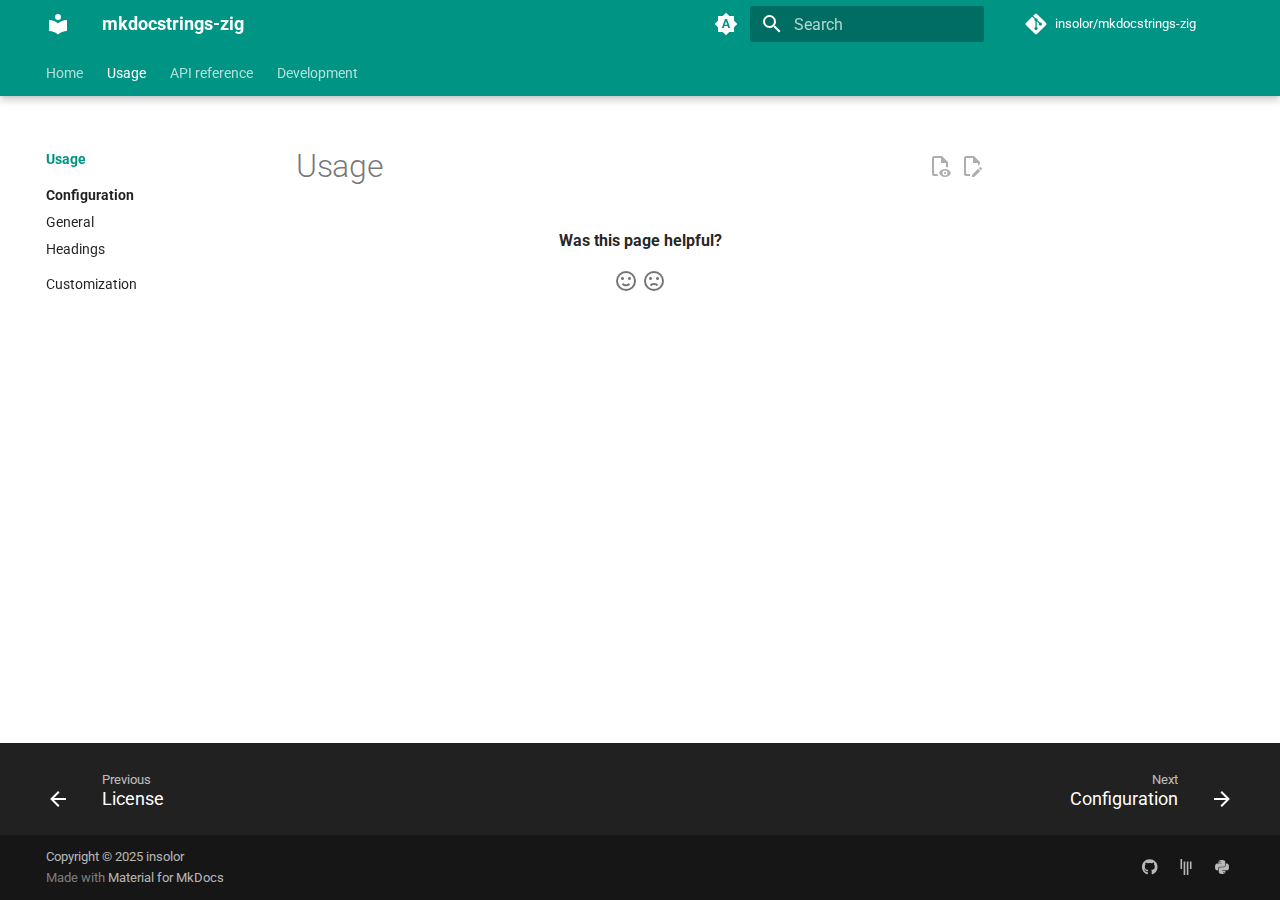
<file: usage/index.html>
<!doctype html>
<html lang="en" class="no-js">
  <head>
    
      <meta charset="utf-8">
      <meta name="viewport" content="width=device-width,initial-scale=1">
      
        <meta name="description" content="A Zig handler for mkdocstrings.">
      
      
      
        <link rel="canonical" href="https://insolor.github.io/mkdocstrings-zig/usage/">
      
      
        <link rel="prev" href="../license/">
      
      
        <link rel="next" href="configuration/">
      
      
      <link rel="icon" href="../assets/images/favicon.png">
      <meta name="generator" content="mkdocs-1.6.1, mkdocs-material-9.6.15">
    
    
      
        <title>Usage - mkdocstrings-zig</title>
      
    
    
      <link rel="stylesheet" href="../assets/stylesheets/main.342714a4.min.css">
      
        
        <link rel="stylesheet" href="../assets/stylesheets/palette.06af60db.min.css">
      
      


    
    
      
    
    
      
        
        
        <link rel="preconnect" href="https://fonts.gstatic.com" crossorigin>
        <link rel="stylesheet" href="https://fonts.googleapis.com/css?family=Roboto:300,300i,400,400i,700,700i%7CRoboto+Mono:400,400i,700,700i&display=fallback">
        <style>:root{--md-text-font:"Roboto";--md-code-font:"Roboto Mono"}</style>
      
    
    
      <link rel="stylesheet" href="../assets/_markdown_exec_pyodide.css">
    
      <link rel="stylesheet" href="../assets/_mkdocstrings.css">
    
      <link rel="stylesheet" href="../css/material.css">
    
      <link rel="stylesheet" href="../css/mkdocstrings.css">
    
    <script>__md_scope=new URL("..",location),__md_hash=e=>[...e].reduce(((e,_)=>(e<<5)-e+_.charCodeAt(0)),0),__md_get=(e,_=localStorage,t=__md_scope)=>JSON.parse(_.getItem(t.pathname+"."+e)),__md_set=(e,_,t=localStorage,a=__md_scope)=>{try{t.setItem(a.pathname+"."+e,JSON.stringify(_))}catch(e){}}</script>
    
      
  


    
    
    
  </head>
  
  
    
    
      
    
    
    
    
    <body dir="ltr" data-md-color-scheme="default" data-md-color-primary="indigo" data-md-color-accent="indigo">
  
    
    <input class="md-toggle" data-md-toggle="drawer" type="checkbox" id="__drawer" autocomplete="off">
    <input class="md-toggle" data-md-toggle="search" type="checkbox" id="__search" autocomplete="off">
    <label class="md-overlay" for="__drawer"></label>
    <div data-md-component="skip">
      
    </div>
    <div data-md-component="announce">
      
    </div>
    
    
      

  

<header class="md-header md-header--shadow md-header--lifted" data-md-component="header">
  <nav class="md-header__inner md-grid" aria-label="Header">
    <a href=".." title="mkdocstrings-zig" class="md-header__button md-logo" aria-label="mkdocstrings-zig" data-md-component="logo">
      
  
  <svg xmlns="http://www.w3.org/2000/svg" viewBox="0 0 24 24"><path d="M12 8a3 3 0 0 0 3-3 3 3 0 0 0-3-3 3 3 0 0 0-3 3 3 3 0 0 0 3 3m0 3.54C9.64 9.35 6.5 8 3 8v11c3.5 0 6.64 1.35 9 3.54 2.36-2.19 5.5-3.54 9-3.54V8c-3.5 0-6.64 1.35-9 3.54"/></svg>

    </a>
    <label class="md-header__button md-icon" for="__drawer">
      
      <svg xmlns="http://www.w3.org/2000/svg" viewBox="0 0 24 24"><path d="M3 6h18v2H3zm0 5h18v2H3zm0 5h18v2H3z"/></svg>
    </label>
    <div class="md-header__title" data-md-component="header-title">
      <div class="md-header__ellipsis">
        <div class="md-header__topic">
          <span class="md-ellipsis">
            mkdocstrings-zig
          </span>
        </div>
        <div class="md-header__topic" data-md-component="header-topic">
          <span class="md-ellipsis">
            
              Usage
            
          </span>
        </div>
      </div>
    </div>
    
      
        <form class="md-header__option" data-md-component="palette">
  
    
    
    
    <input class="md-option" data-md-color-media="(prefers-color-scheme)" data-md-color-scheme="default" data-md-color-primary="indigo" data-md-color-accent="indigo"  aria-label="Switch to light mode"  type="radio" name="__palette" id="__palette_0">
    
      <label class="md-header__button md-icon" title="Switch to light mode" for="__palette_1" hidden>
        <svg xmlns="http://www.w3.org/2000/svg" viewBox="0 0 24 24"><path d="m14.3 16-.7-2h-3.2l-.7 2H7.8L11 7h2l3.2 9zM20 8.69V4h-4.69L12 .69 8.69 4H4v4.69L.69 12 4 15.31V20h4.69L12 23.31 15.31 20H20v-4.69L23.31 12zm-9.15 3.96h2.3L12 9z"/></svg>
      </label>
    
  
    
    
    
    <input class="md-option" data-md-color-media="(prefers-color-scheme: light)" data-md-color-scheme="default" data-md-color-primary="teal" data-md-color-accent="purple"  aria-label="Switch to dark mode"  type="radio" name="__palette" id="__palette_1">
    
      <label class="md-header__button md-icon" title="Switch to dark mode" for="__palette_2" hidden>
        <svg xmlns="http://www.w3.org/2000/svg" viewBox="0 0 24 24"><path d="M12 7a5 5 0 0 1 5 5 5 5 0 0 1-5 5 5 5 0 0 1-5-5 5 5 0 0 1 5-5m0 2a3 3 0 0 0-3 3 3 3 0 0 0 3 3 3 3 0 0 0 3-3 3 3 0 0 0-3-3m0-7 2.39 3.42C13.65 5.15 12.84 5 12 5s-1.65.15-2.39.42zM3.34 7l4.16-.35A7.2 7.2 0 0 0 5.94 8.5c-.44.74-.69 1.5-.83 2.29zm.02 10 1.76-3.77a7.131 7.131 0 0 0 2.38 4.14zM20.65 7l-1.77 3.79a7.02 7.02 0 0 0-2.38-4.15zm-.01 10-4.14.36c.59-.51 1.12-1.14 1.54-1.86.42-.73.69-1.5.83-2.29zM12 22l-2.41-3.44c.74.27 1.55.44 2.41.44.82 0 1.63-.17 2.37-.44z"/></svg>
      </label>
    
  
    
    
    
    <input class="md-option" data-md-color-media="(prefers-color-scheme: dark)" data-md-color-scheme="slate" data-md-color-primary="black" data-md-color-accent="lime"  aria-label="Switch to system preference"  type="radio" name="__palette" id="__palette_2">
    
      <label class="md-header__button md-icon" title="Switch to system preference" for="__palette_0" hidden>
        <svg xmlns="http://www.w3.org/2000/svg" viewBox="0 0 24 24"><path d="m17.75 4.09-2.53 1.94.91 3.06-2.63-1.81-2.63 1.81.91-3.06-2.53-1.94L12.44 4l1.06-3 1.06 3zm3.5 6.91-1.64 1.25.59 1.98-1.7-1.17-1.7 1.17.59-1.98L15.75 11l2.06-.05L18.5 9l.69 1.95zm-2.28 4.95c.83-.08 1.72 1.1 1.19 1.85-.32.45-.66.87-1.08 1.27C15.17 23 8.84 23 4.94 19.07c-3.91-3.9-3.91-10.24 0-14.14.4-.4.82-.76 1.27-1.08.75-.53 1.93.36 1.85 1.19-.27 2.86.69 5.83 2.89 8.02a9.96 9.96 0 0 0 8.02 2.89m-1.64 2.02a12.08 12.08 0 0 1-7.8-3.47c-2.17-2.19-3.33-5-3.49-7.82-2.81 3.14-2.7 7.96.31 10.98 3.02 3.01 7.84 3.12 10.98.31"/></svg>
      </label>
    
  
</form>
      
    
    
      <script>var palette=__md_get("__palette");if(palette&&palette.color){if("(prefers-color-scheme)"===palette.color.media){var media=matchMedia("(prefers-color-scheme: light)"),input=document.querySelector(media.matches?"[data-md-color-media='(prefers-color-scheme: light)']":"[data-md-color-media='(prefers-color-scheme: dark)']");palette.color.media=input.getAttribute("data-md-color-media"),palette.color.scheme=input.getAttribute("data-md-color-scheme"),palette.color.primary=input.getAttribute("data-md-color-primary"),palette.color.accent=input.getAttribute("data-md-color-accent")}for(var[key,value]of Object.entries(palette.color))document.body.setAttribute("data-md-color-"+key,value)}</script>
    
    
    
      
      
        <label class="md-header__button md-icon" for="__search">
          
          <svg xmlns="http://www.w3.org/2000/svg" viewBox="0 0 24 24"><path d="M9.5 3A6.5 6.5 0 0 1 16 9.5c0 1.61-.59 3.09-1.56 4.23l.27.27h.79l5 5-1.5 1.5-5-5v-.79l-.27-.27A6.52 6.52 0 0 1 9.5 16 6.5 6.5 0 0 1 3 9.5 6.5 6.5 0 0 1 9.5 3m0 2C7 5 5 7 5 9.5S7 14 9.5 14 14 12 14 9.5 12 5 9.5 5"/></svg>
        </label>
        <div class="md-search" data-md-component="search" role="dialog">
  <label class="md-search__overlay" for="__search"></label>
  <div class="md-search__inner" role="search">
    <form class="md-search__form" name="search">
      <input type="text" class="md-search__input" name="query" aria-label="Search" placeholder="Search" autocapitalize="off" autocorrect="off" autocomplete="off" spellcheck="false" data-md-component="search-query" required>
      <label class="md-search__icon md-icon" for="__search">
        
        <svg xmlns="http://www.w3.org/2000/svg" viewBox="0 0 24 24"><path d="M9.5 3A6.5 6.5 0 0 1 16 9.5c0 1.61-.59 3.09-1.56 4.23l.27.27h.79l5 5-1.5 1.5-5-5v-.79l-.27-.27A6.52 6.52 0 0 1 9.5 16 6.5 6.5 0 0 1 3 9.5 6.5 6.5 0 0 1 9.5 3m0 2C7 5 5 7 5 9.5S7 14 9.5 14 14 12 14 9.5 12 5 9.5 5"/></svg>
        
        <svg xmlns="http://www.w3.org/2000/svg" viewBox="0 0 24 24"><path d="M20 11v2H8l5.5 5.5-1.42 1.42L4.16 12l7.92-7.92L13.5 5.5 8 11z"/></svg>
      </label>
      <nav class="md-search__options" aria-label="Search">
        
        <button type="reset" class="md-search__icon md-icon" title="Clear" aria-label="Clear" tabindex="-1">
          
          <svg xmlns="http://www.w3.org/2000/svg" viewBox="0 0 24 24"><path d="M19 6.41 17.59 5 12 10.59 6.41 5 5 6.41 10.59 12 5 17.59 6.41 19 12 13.41 17.59 19 19 17.59 13.41 12z"/></svg>
        </button>
      </nav>
      
        <div class="md-search__suggest" data-md-component="search-suggest"></div>
      
    </form>
    <div class="md-search__output">
      <div class="md-search__scrollwrap" tabindex="0" data-md-scrollfix>
        <div class="md-search-result" data-md-component="search-result">
          <div class="md-search-result__meta">
            Initializing search
          </div>
          <ol class="md-search-result__list" role="presentation"></ol>
        </div>
      </div>
    </div>
  </div>
</div>
      
    
    
      <div class="md-header__source">
        <a href="https://github.com/insolor/mkdocstrings-zig" title="Go to repository" class="md-source" data-md-component="source">
  <div class="md-source__icon md-icon">
    
    <svg xmlns="http://www.w3.org/2000/svg" viewBox="0 0 448 512"><!--! Font Awesome Free 6.7.2 by @fontawesome - https://fontawesome.com License - https://fontawesome.com/license/free (Icons: CC BY 4.0, Fonts: SIL OFL 1.1, Code: MIT License) Copyright 2024 Fonticons, Inc.--><path d="M439.55 236.05 244 40.45a28.87 28.87 0 0 0-40.81 0l-40.66 40.63 51.52 51.52c27.06-9.14 52.68 16.77 43.39 43.68l49.66 49.66c34.23-11.8 61.18 31 35.47 56.69-26.49 26.49-70.21-2.87-56-37.34L240.22 199v121.85c25.3 12.54 22.26 41.85 9.08 55a34.34 34.34 0 0 1-48.55 0c-17.57-17.6-11.07-46.91 11.25-56v-123c-20.8-8.51-24.6-30.74-18.64-45L142.57 101 8.45 235.14a28.86 28.86 0 0 0 0 40.81l195.61 195.6a28.86 28.86 0 0 0 40.8 0l194.69-194.69a28.86 28.86 0 0 0 0-40.81"/></svg>
  </div>
  <div class="md-source__repository">
    insolor/mkdocstrings-zig
  </div>
</a>
      </div>
    
  </nav>
  
    
      
<nav class="md-tabs" aria-label="Tabs" data-md-component="tabs">
  <div class="md-grid">
    <ul class="md-tabs__list">
      
        
  
  
  
  
    
    
      <li class="md-tabs__item">
        <a href=".." class="md-tabs__link">
          
  
  
  Home

        </a>
      </li>
    
  

      
        
  
  
  
    
  
  
    <li class="md-tabs__item md-tabs__item--active">
      <a href="./" class="md-tabs__link">
        
  
  
    
  
  Usage

      </a>
    </li>
  

      
        
  
  
  
  
    <li class="md-tabs__item">
      <a href="../reference/api/" class="md-tabs__link">
        
  
  
    
  
  API reference

      </a>
    </li>
  

      
        
  
  
  
  
    
    
      <li class="md-tabs__item">
        <a href="../contributing/" class="md-tabs__link">
          
  
  
  Development

        </a>
      </li>
    
  

      
    </ul>
  </div>
</nav>
    
  
</header>
    
    <div class="md-container" data-md-component="container">
      
      
        
      
      <main class="md-main" data-md-component="main">
        <div class="md-main__inner md-grid">
          
            
              
              <div class="md-sidebar md-sidebar--primary" data-md-component="sidebar" data-md-type="navigation" >
                <div class="md-sidebar__scrollwrap">
                  <div class="md-sidebar__inner">
                    


  


<nav class="md-nav md-nav--primary md-nav--lifted" aria-label="Navigation" data-md-level="0">
  <label class="md-nav__title" for="__drawer">
    <a href=".." title="mkdocstrings-zig" class="md-nav__button md-logo" aria-label="mkdocstrings-zig" data-md-component="logo">
      
  
  <svg xmlns="http://www.w3.org/2000/svg" viewBox="0 0 24 24"><path d="M12 8a3 3 0 0 0 3-3 3 3 0 0 0-3-3 3 3 0 0 0-3 3 3 3 0 0 0 3 3m0 3.54C9.64 9.35 6.5 8 3 8v11c3.5 0 6.64 1.35 9 3.54 2.36-2.19 5.5-3.54 9-3.54V8c-3.5 0-6.64 1.35-9 3.54"/></svg>

    </a>
    mkdocstrings-zig
  </label>
  
    <div class="md-nav__source">
      <a href="https://github.com/insolor/mkdocstrings-zig" title="Go to repository" class="md-source" data-md-component="source">
  <div class="md-source__icon md-icon">
    
    <svg xmlns="http://www.w3.org/2000/svg" viewBox="0 0 448 512"><!--! Font Awesome Free 6.7.2 by @fontawesome - https://fontawesome.com License - https://fontawesome.com/license/free (Icons: CC BY 4.0, Fonts: SIL OFL 1.1, Code: MIT License) Copyright 2024 Fonticons, Inc.--><path d="M439.55 236.05 244 40.45a28.87 28.87 0 0 0-40.81 0l-40.66 40.63 51.52 51.52c27.06-9.14 52.68 16.77 43.39 43.68l49.66 49.66c34.23-11.8 61.18 31 35.47 56.69-26.49 26.49-70.21-2.87-56-37.34L240.22 199v121.85c25.3 12.54 22.26 41.85 9.08 55a34.34 34.34 0 0 1-48.55 0c-17.57-17.6-11.07-46.91 11.25-56v-123c-20.8-8.51-24.6-30.74-18.64-45L142.57 101 8.45 235.14a28.86 28.86 0 0 0 0 40.81l195.61 195.6a28.86 28.86 0 0 0 40.8 0l194.69-194.69a28.86 28.86 0 0 0 0-40.81"/></svg>
  </div>
  <div class="md-source__repository">
    insolor/mkdocstrings-zig
  </div>
</a>
    </div>
  
  <ul class="md-nav__list" data-md-scrollfix>
    
      
      
  
  
  
  
    
    
    
    
      
      
        
      
    
    
    <li class="md-nav__item md-nav__item--nested">
      
        
        
        <input class="md-nav__toggle md-toggle " type="checkbox" id="__nav_1" >
        
          
          <label class="md-nav__link" for="__nav_1" id="__nav_1_label" tabindex="0">
            
  
  
  <span class="md-ellipsis">
    Home
    
  </span>
  

            <span class="md-nav__icon md-icon"></span>
          </label>
        
        <nav class="md-nav" data-md-level="1" aria-labelledby="__nav_1_label" aria-expanded="false">
          <label class="md-nav__title" for="__nav_1">
            <span class="md-nav__icon md-icon"></span>
            Home
          </label>
          <ul class="md-nav__list" data-md-scrollfix>
            
              
                
  
  
  
  
    <li class="md-nav__item">
      <a href=".." class="md-nav__link">
        
  
  
  <span class="md-ellipsis">
    Overview
    
  </span>
  

      </a>
    </li>
  

              
            
              
                
  
  
  
  
    <li class="md-nav__item">
      <a href="../changelog/" class="md-nav__link">
        
  
  
  <span class="md-ellipsis">
    Changelog
    
  </span>
  

      </a>
    </li>
  

              
            
              
                
  
  
  
  
    <li class="md-nav__item">
      <a href="../credits/" class="md-nav__link">
        
  
  
  <span class="md-ellipsis">
    Credits
    
  </span>
  

      </a>
    </li>
  

              
            
              
                
  
  
  
  
    <li class="md-nav__item">
      <a href="../license/" class="md-nav__link">
        
  
  
  <span class="md-ellipsis">
    License
    
  </span>
  

      </a>
    </li>
  

              
            
          </ul>
        </nav>
      
    </li>
  

    
      
      
  
  
    
  
  
  
    
    
    
    
      
        
        
      
      
        
      
    
    
    <li class="md-nav__item md-nav__item--active md-nav__item--section md-nav__item--nested">
      
        
        
        <input class="md-nav__toggle md-toggle " type="checkbox" id="__nav_2" checked>
        
          
          <div class="md-nav__link md-nav__container">
            <a href="./" class="md-nav__link md-nav__link--active">
              
  
  
  <span class="md-ellipsis">
    Usage
    
  </span>
  

            </a>
            
              
              <label class="md-nav__link md-nav__link--active" for="__nav_2" id="__nav_2_label" tabindex="">
                <span class="md-nav__icon md-icon"></span>
              </label>
            
          </div>
        
        <nav class="md-nav" data-md-level="1" aria-labelledby="__nav_2_label" aria-expanded="true">
          <label class="md-nav__title" for="__nav_2">
            <span class="md-nav__icon md-icon"></span>
            Usage
          </label>
          <ul class="md-nav__list" data-md-scrollfix>
            
              
                
  
  
  
  
    
    
    
    
      
      
        
          
          
        
      
    
    
    <li class="md-nav__item md-nav__item--section md-nav__item--nested">
      
        
        
        <input class="md-nav__toggle md-toggle " type="checkbox" id="__nav_2_1" >
        
          
          <div class="md-nav__link md-nav__container">
            <a href="configuration/" class="md-nav__link ">
              
  
  
  <span class="md-ellipsis">
    Configuration
    
  </span>
  

            </a>
            
              
              <label class="md-nav__link " for="__nav_2_1" id="__nav_2_1_label" tabindex="">
                <span class="md-nav__icon md-icon"></span>
              </label>
            
          </div>
        
        <nav class="md-nav" data-md-level="2" aria-labelledby="__nav_2_1_label" aria-expanded="false">
          <label class="md-nav__title" for="__nav_2_1">
            <span class="md-nav__icon md-icon"></span>
            Configuration
          </label>
          <ul class="md-nav__list" data-md-scrollfix>
            
              
                
  
  
  
  
    <li class="md-nav__item">
      <a href="configuration/general/" class="md-nav__link">
        
  
  
  <span class="md-ellipsis">
    General
    
  </span>
  

      </a>
    </li>
  

              
            
              
                
  
  
  
  
    <li class="md-nav__item">
      <a href="configuration/headings/" class="md-nav__link">
        
  
  
  <span class="md-ellipsis">
    Headings
    
  </span>
  

      </a>
    </li>
  

              
            
          </ul>
        </nav>
      
    </li>
  

              
            
              
                
  
  
  
  
    <li class="md-nav__item">
      <a href="customization/" class="md-nav__link">
        
  
  
  <span class="md-ellipsis">
    Customization
    
  </span>
  

      </a>
    </li>
  

              
            
          </ul>
        </nav>
      
    </li>
  

    
      
      
  
  
  
  
    <li class="md-nav__item">
      <a href="../reference/api/" class="md-nav__link">
        
  
  
  <span class="md-ellipsis">
    API reference
    
  </span>
  

      </a>
    </li>
  

    
      
      
  
  
  
  
    
    
    
    
      
      
        
      
    
    
    <li class="md-nav__item md-nav__item--nested">
      
        
        
        <input class="md-nav__toggle md-toggle " type="checkbox" id="__nav_4" >
        
          
          <label class="md-nav__link" for="__nav_4" id="__nav_4_label" tabindex="0">
            
  
  
  <span class="md-ellipsis">
    Development
    
  </span>
  

            <span class="md-nav__icon md-icon"></span>
          </label>
        
        <nav class="md-nav" data-md-level="1" aria-labelledby="__nav_4_label" aria-expanded="false">
          <label class="md-nav__title" for="__nav_4">
            <span class="md-nav__icon md-icon"></span>
            Development
          </label>
          <ul class="md-nav__list" data-md-scrollfix>
            
              
                
  
  
  
  
    <li class="md-nav__item">
      <a href="../contributing/" class="md-nav__link">
        
  
  
  <span class="md-ellipsis">
    Contributing
    
  </span>
  

      </a>
    </li>
  

              
            
              
                
  
  
  
  
    <li class="md-nav__item">
      <a href="../code_of_conduct/" class="md-nav__link">
        
  
  
  <span class="md-ellipsis">
    Code of Conduct
    
  </span>
  

      </a>
    </li>
  

              
            
              
                
  
  
  
  
    <li class="md-nav__item">
      <a href="../coverage/" class="md-nav__link">
        
  
  
  <span class="md-ellipsis">
    Coverage report
    
  </span>
  

      </a>
    </li>
  

              
            
              
                
  
  
  
  
    <li class="md-nav__item">
      <a href="https://mkdocstrings.github.io/" class="md-nav__link">
        
  
  
  <span class="md-ellipsis">
    mkdocstrings
    
  </span>
  

      </a>
    </li>
  

              
            
          </ul>
        </nav>
      
    </li>
  

    
  </ul>
</nav>
                  </div>
                </div>
              </div>
            
            
              
              <div class="md-sidebar md-sidebar--secondary" data-md-component="sidebar" data-md-type="toc" >
                <div class="md-sidebar__scrollwrap">
                  <div class="md-sidebar__inner">
                    

<nav class="md-nav md-nav--secondary" aria-label="Table of contents">
  
  
  
  
</nav>
                  </div>
                </div>
              </div>
            
          
          
            <div class="md-content" data-md-component="content">
              <article class="md-content__inner md-typeset">
                
                  


  
    <a href="https://github.com/insolor/mkdocstrings-zig/edit/main/docs/usage/index.md" title="Edit this page" class="md-content__button md-icon" rel="edit">
      
      <svg xmlns="http://www.w3.org/2000/svg" viewBox="0 0 24 24"><path d="M10 20H6V4h7v5h5v3.1l2-2V8l-6-6H6c-1.1 0-2 .9-2 2v16c0 1.1.9 2 2 2h4zm10.2-7c.1 0 .3.1.4.2l1.3 1.3c.2.2.2.6 0 .8l-1 1-2.1-2.1 1-1c.1-.1.2-.2.4-.2m0 3.9L14.1 23H12v-2.1l6.1-6.1z"/></svg>
    </a>
  
  
    
      
    
    <a href="https://github.com/insolor/mkdocstrings-zig/raw/main/docs/usage/index.md" title="View source of this page" class="md-content__button md-icon">
      
      <svg xmlns="http://www.w3.org/2000/svg" viewBox="0 0 24 24"><path d="M17 18c.56 0 1 .44 1 1s-.44 1-1 1-1-.44-1-1 .44-1 1-1m0-3c-2.73 0-5.06 1.66-6 4 .94 2.34 3.27 4 6 4s5.06-1.66 6-4c-.94-2.34-3.27-4-6-4m0 6.5a2.5 2.5 0 0 1-2.5-2.5 2.5 2.5 0 0 1 2.5-2.5 2.5 2.5 0 0 1 2.5 2.5 2.5 2.5 0 0 1-2.5 2.5M9.27 20H6V4h7v5h5v4.07c.7.08 1.36.25 2 .49V8l-6-6H6a2 2 0 0 0-2 2v16a2 2 0 0 0 2 2h4.5a8.2 8.2 0 0 1-1.23-2"/></svg>
    </a>
  


  <h1>Usage</h1>











  



  <form class="md-feedback" name="feedback" hidden>
    <fieldset>
      <legend class="md-feedback__title">
        Was this page helpful?
      </legend>
      <div class="md-feedback__inner">
        <div class="md-feedback__list">
          
            <button class="md-feedback__icon md-icon" type="submit" title="This page was helpful" data-md-value="1">
              <svg xmlns="http://www.w3.org/2000/svg" viewBox="0 0 24 24"><path d="M20 12a8 8 0 0 0-8-8 8 8 0 0 0-8 8 8 8 0 0 0 8 8 8 8 0 0 0 8-8m2 0a10 10 0 0 1-10 10A10 10 0 0 1 2 12 10 10 0 0 1 12 2a10 10 0 0 1 10 10M10 9.5c0 .8-.7 1.5-1.5 1.5S7 10.3 7 9.5 7.7 8 8.5 8s1.5.7 1.5 1.5m7 0c0 .8-.7 1.5-1.5 1.5S14 10.3 14 9.5 14.7 8 15.5 8s1.5.7 1.5 1.5m-5 7.73c-1.75 0-3.29-.73-4.19-1.81L9.23 14c.45.72 1.52 1.23 2.77 1.23s2.32-.51 2.77-1.23l1.42 1.42c-.9 1.08-2.44 1.81-4.19 1.81"/></svg>
            </button>
          
            <button class="md-feedback__icon md-icon" type="submit" title="This page could be improved" data-md-value="0">
              <svg xmlns="http://www.w3.org/2000/svg" viewBox="0 0 24 24"><path d="M20 12a8 8 0 0 0-8-8 8 8 0 0 0-8 8 8 8 0 0 0 8 8 8 8 0 0 0 8-8m2 0a10 10 0 0 1-10 10A10 10 0 0 1 2 12 10 10 0 0 1 12 2a10 10 0 0 1 10 10m-6.5-4c.8 0 1.5.7 1.5 1.5s-.7 1.5-1.5 1.5-1.5-.7-1.5-1.5.7-1.5 1.5-1.5M10 9.5c0 .8-.7 1.5-1.5 1.5S7 10.3 7 9.5 7.7 8 8.5 8s1.5.7 1.5 1.5m2 4.5c1.75 0 3.29.72 4.19 1.81l-1.42 1.42C14.32 16.5 13.25 16 12 16s-2.32.5-2.77 1.23l-1.42-1.42C8.71 14.72 10.25 14 12 14"/></svg>
            </button>
          
        </div>
        <div class="md-feedback__note">
          
            <div data-md-value="1" hidden>
              
              
                
              
              
              
                
                
              
              Thanks for your feedback!
            </div>
          
            <div data-md-value="0" hidden>
              
              
                
              
              
              
                
                
              
              Let us know how we can improve this page.
            </div>
          
        </div>
      </div>
    </fieldset>
  </form>

<!-- Giscus -->
<!-- https://squidfunk.github.io/mkdocs-material/setup/adding-a-comment-system/#giscus-integration -->
<div id="feedback" style="display: none;">
    <h2 id="__comments">Feedback</h2>
    <script src="https://giscus.app/client.js"
        data-repo="insolor/mkdocstrings-zig"
        data-repo-id="R_kgDOOyMA0Q"
        data-category="Documentation"
        data-category-id="REPLACE WITH DISCUSSION CATEGORY ID"
        data-mapping="pathname"
        data-strict="1"
        data-reactions-enabled="0"
        data-emit-metadata="0"
        data-input-position="top"
        data-theme="preferred_color_scheme"
        data-lang="en"
        data-loading="lazy"
        crossorigin="anonymous"
        async>
    </script>

    <!-- Synchronize Giscus theme with palette -->
    <script>
        var giscus = document.querySelector("script[src*=giscus]")

        // Set palette on initial load
        var palette = __md_get("__palette")
        if (palette && typeof palette.color === "object") {
            var theme = palette.color.scheme === "slate"
                ? "transparent_dark"
                : "light"

            // Instruct Giscus to set theme
            giscus.setAttribute("data-theme", theme)
        }

        // Register event handlers after documented loaded
        document.addEventListener("DOMContentLoaded", function() {
            var ref = document.querySelector("[data-md-component=palette]")
            ref.addEventListener("change", function() {
                var palette = __md_get("__palette")
                if (palette && typeof palette.color === "object") {
                    var theme = palette.color.scheme === "slate"
                        ? "transparent_dark"
                        : "light"

                    // Instruct Giscus to change theme
                    var frame = document.querySelector(".giscus-frame")
                    frame.contentWindow.postMessage(
                        { giscus: { setConfig: { theme } } },
                        "https://giscus.app"
                    )
                }
            })
        })
    </script>
</div>
                
              </article>
            </div>
          
          
<script>var target=document.getElementById(location.hash.slice(1));target&&target.name&&(target.checked=target.name.startsWith("__tabbed_"))</script>
        </div>
        
          <button type="button" class="md-top md-icon" data-md-component="top" hidden>
  
  <svg xmlns="http://www.w3.org/2000/svg" viewBox="0 0 24 24"><path d="M13 20h-2V8l-5.5 5.5-1.42-1.42L12 4.16l7.92 7.92-1.42 1.42L13 8z"/></svg>
  Back to top
</button>
        
      </main>
      
        <footer class="md-footer">
  
    
      
      <nav class="md-footer__inner md-grid" aria-label="Footer" >
        
          
          <a href="../license/" class="md-footer__link md-footer__link--prev" aria-label="Previous: License">
            <div class="md-footer__button md-icon">
              
              <svg xmlns="http://www.w3.org/2000/svg" viewBox="0 0 24 24"><path d="M20 11v2H8l5.5 5.5-1.42 1.42L4.16 12l7.92-7.92L13.5 5.5 8 11z"/></svg>
            </div>
            <div class="md-footer__title">
              <span class="md-footer__direction">
                Previous
              </span>
              <div class="md-ellipsis">
                License
              </div>
            </div>
          </a>
        
        
          
          <a href="configuration/" class="md-footer__link md-footer__link--next" aria-label="Next: Configuration">
            <div class="md-footer__title">
              <span class="md-footer__direction">
                Next
              </span>
              <div class="md-ellipsis">
                Configuration
              </div>
            </div>
            <div class="md-footer__button md-icon">
              
              <svg xmlns="http://www.w3.org/2000/svg" viewBox="0 0 24 24"><path d="M4 11v2h12l-5.5 5.5 1.42 1.42L19.84 12l-7.92-7.92L10.5 5.5 16 11z"/></svg>
            </div>
          </a>
        
      </nav>
    
  
  <div class="md-footer-meta md-typeset">
    <div class="md-footer-meta__inner md-grid">
      <div class="md-copyright">
  
    <div class="md-copyright__highlight">
      Copyright &copy; 2025 insolor
    </div>
  
  
    Made with
    <a href="https://squidfunk.github.io/mkdocs-material/" target="_blank" rel="noopener">
      Material for MkDocs
    </a>
  
</div>
      
        <div class="md-social">
  
    
    
    
    
      
      
    
    <a href="https://github.com/insolor" target="_blank" rel="noopener" title="github.com" class="md-social__link">
      <svg xmlns="http://www.w3.org/2000/svg" viewBox="0 0 496 512"><!--! Font Awesome Free 6.7.2 by @fontawesome - https://fontawesome.com License - https://fontawesome.com/license/free (Icons: CC BY 4.0, Fonts: SIL OFL 1.1, Code: MIT License) Copyright 2024 Fonticons, Inc.--><path d="M165.9 397.4c0 2-2.3 3.6-5.2 3.6-3.3.3-5.6-1.3-5.6-3.6 0-2 2.3-3.6 5.2-3.6 3-.3 5.6 1.3 5.6 3.6m-31.1-4.5c-.7 2 1.3 4.3 4.3 4.9 2.6 1 5.6 0 6.2-2s-1.3-4.3-4.3-5.2c-2.6-.7-5.5.3-6.2 2.3m44.2-1.7c-2.9.7-4.9 2.6-4.6 4.9.3 2 2.9 3.3 5.9 2.6 2.9-.7 4.9-2.6 4.6-4.6-.3-1.9-3-3.2-5.9-2.9M244.8 8C106.1 8 0 113.3 0 252c0 110.9 69.8 205.8 169.5 239.2 12.8 2.3 17.3-5.6 17.3-12.1 0-6.2-.3-40.4-.3-61.4 0 0-70 15-84.7-29.8 0 0-11.4-29.1-27.8-36.6 0 0-22.9-15.7 1.6-15.4 0 0 24.9 2 38.6 25.8 21.9 38.6 58.6 27.5 72.9 20.9 2.3-16 8.8-27.1 16-33.7-55.9-6.2-112.3-14.3-112.3-110.5 0-27.5 7.6-41.3 23.6-58.9-2.6-6.5-11.1-33.3 2.6-67.9 20.9-6.5 69 27 69 27 20-5.6 41.5-8.5 62.8-8.5s42.8 2.9 62.8 8.5c0 0 48.1-33.6 69-27 13.7 34.7 5.2 61.4 2.6 67.9 16 17.7 25.8 31.5 25.8 58.9 0 96.5-58.9 104.2-114.8 110.5 9.2 7.9 17 22.9 17 46.4 0 33.7-.3 75.4-.3 83.6 0 6.5 4.6 14.4 17.3 12.1C428.2 457.8 496 362.9 496 252 496 113.3 383.5 8 244.8 8M97.2 352.9c-1.3 1-1 3.3.7 5.2 1.6 1.6 3.9 2.3 5.2 1 1.3-1 1-3.3-.7-5.2-1.6-1.6-3.9-2.3-5.2-1m-10.8-8.1c-.7 1.3.3 2.9 2.3 3.9 1.6 1 3.6.7 4.3-.7.7-1.3-.3-2.9-2.3-3.9-2-.6-3.6-.3-4.3.7m32.4 35.6c-1.6 1.3-1 4.3 1.3 6.2 2.3 2.3 5.2 2.6 6.5 1 1.3-1.3.7-4.3-1.3-6.2-2.2-2.3-5.2-2.6-6.5-1m-11.4-14.7c-1.6 1-1.6 3.6 0 5.9s4.3 3.3 5.6 2.3c1.6-1.3 1.6-3.9 0-6.2-1.4-2.3-4-3.3-5.6-2"/></svg>
    </a>
  
    
    
    
    
      
      
    
    <a href="https://gitter.im/mkdocstrings-zig/community" target="_blank" rel="noopener" title="gitter.im" class="md-social__link">
      <svg xmlns="http://www.w3.org/2000/svg" viewBox="0 0 384 512"><!--! Font Awesome Free 6.7.2 by @fontawesome - https://fontawesome.com License - https://fontawesome.com/license/free (Icons: CC BY 4.0, Fonts: SIL OFL 1.1, Code: MIT License) Copyright 2024 Fonticons, Inc.--><path d="M66.4 322.5H16V0h50.4zM166.9 76.1h-50.4V512h50.4zm100.6 0h-50.4V512h50.4zM368 76h-50.4v247H368z"/></svg>
    </a>
  
    
    
    
    
      
      
    
    <a href="https://pypi.org/project/mkdocstrings-zig/" target="_blank" rel="noopener" title="pypi.org" class="md-social__link">
      <svg xmlns="http://www.w3.org/2000/svg" viewBox="0 0 448 512"><!--! Font Awesome Free 6.7.2 by @fontawesome - https://fontawesome.com License - https://fontawesome.com/license/free (Icons: CC BY 4.0, Fonts: SIL OFL 1.1, Code: MIT License) Copyright 2024 Fonticons, Inc.--><path d="M439.8 200.5c-7.7-30.9-22.3-54.2-53.4-54.2h-40.1v47.4c0 36.8-31.2 67.8-66.8 67.8H172.7c-29.2 0-53.4 25-53.4 54.3v101.8c0 29 25.2 46 53.4 54.3 33.8 9.9 66.3 11.7 106.8 0 26.9-7.8 53.4-23.5 53.4-54.3v-40.7H226.2v-13.6h160.2c31.1 0 42.6-21.7 53.4-54.2 11.2-33.5 10.7-65.7 0-108.6M286.2 404c11.1 0 20.1 9.1 20.1 20.3 0 11.3-9 20.4-20.1 20.4-11 0-20.1-9.2-20.1-20.4.1-11.3 9.1-20.3 20.1-20.3M167.8 248.1h106.8c29.7 0 53.4-24.5 53.4-54.3V91.9c0-29-24.4-50.7-53.4-55.6-35.8-5.9-74.7-5.6-106.8.1-45.2 8-53.4 24.7-53.4 55.6v40.7h106.9v13.6h-147c-31.1 0-58.3 18.7-66.8 54.2-9.8 40.7-10.2 66.1 0 108.6 7.6 31.6 25.7 54.2 56.8 54.2H101v-48.8c0-35.3 30.5-66.4 66.8-66.4m-6.7-142.6c-11.1 0-20.1-9.1-20.1-20.3.1-11.3 9-20.4 20.1-20.4 11 0 20.1 9.2 20.1 20.4s-9 20.3-20.1 20.3"/></svg>
    </a>
  
</div>
      
    </div>
  </div>
</footer>
      
    </div>
    <div class="md-dialog" data-md-component="dialog">
      <div class="md-dialog__inner md-typeset"></div>
    </div>
    
    
    
      
      <script id="__config" type="application/json">{"base": "..", "features": ["announce.dismiss", "content.action.edit", "content.action.view", "content.code.annotate", "content.code.copy", "content.tooltips", "navigation.footer", "navigation.instant.preview", "navigation.path", "navigation.sections", "navigation.tabs", "navigation.tabs.sticky", "navigation.top", "search.highlight", "search.suggest", "toc.follow"], "search": "../assets/javascripts/workers/search.d50fe291.min.js", "tags": null, "translations": {"clipboard.copied": "Copied to clipboard", "clipboard.copy": "Copy to clipboard", "search.result.more.one": "1 more on this page", "search.result.more.other": "# more on this page", "search.result.none": "No matching documents", "search.result.one": "1 matching document", "search.result.other": "# matching documents", "search.result.placeholder": "Type to start searching", "search.result.term.missing": "Missing", "select.version": "Select version"}, "version": null}</script>
    
    
      <script src="../assets/javascripts/bundle.56ea9cef.min.js"></script>
      
        <script src="../assets/_markdown_exec_pyodide.js"></script>
      
        <script src="../js/feedback.js"></script>
      
    
  </body>
</html>
</file>
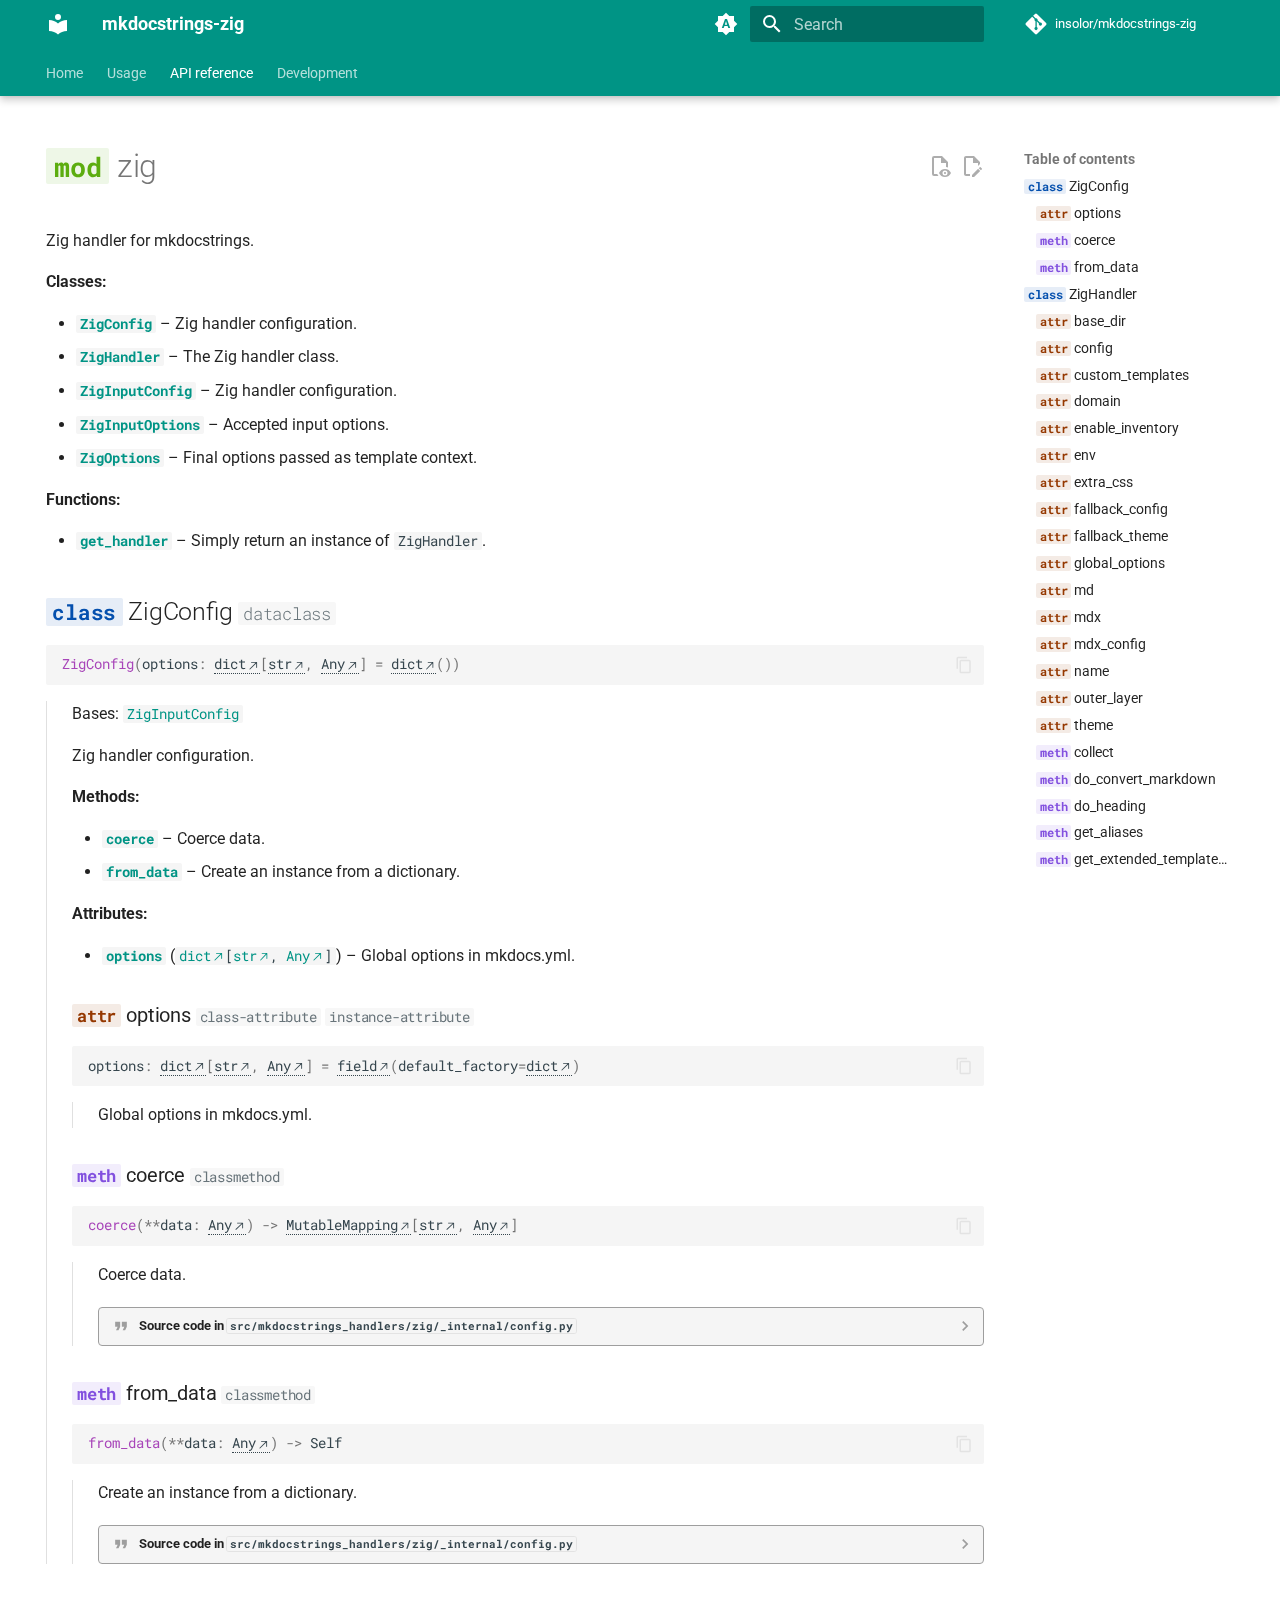
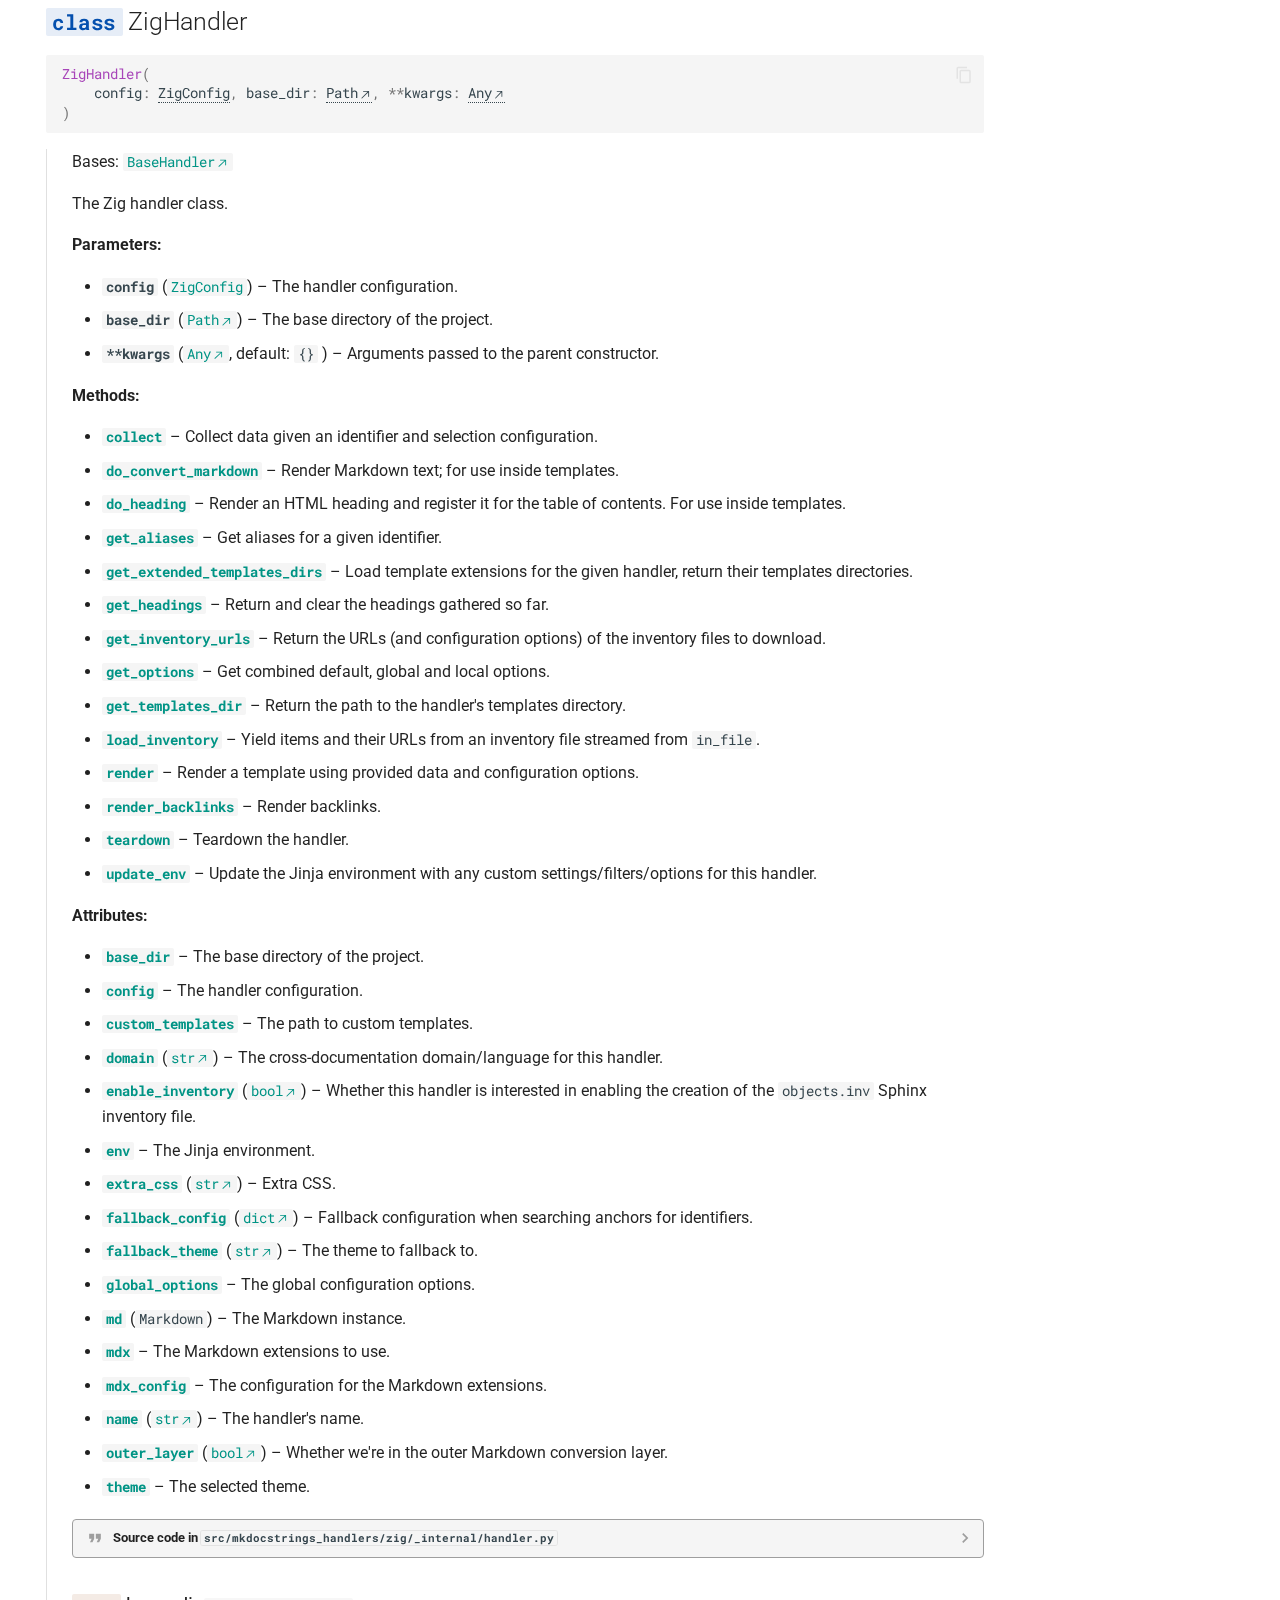
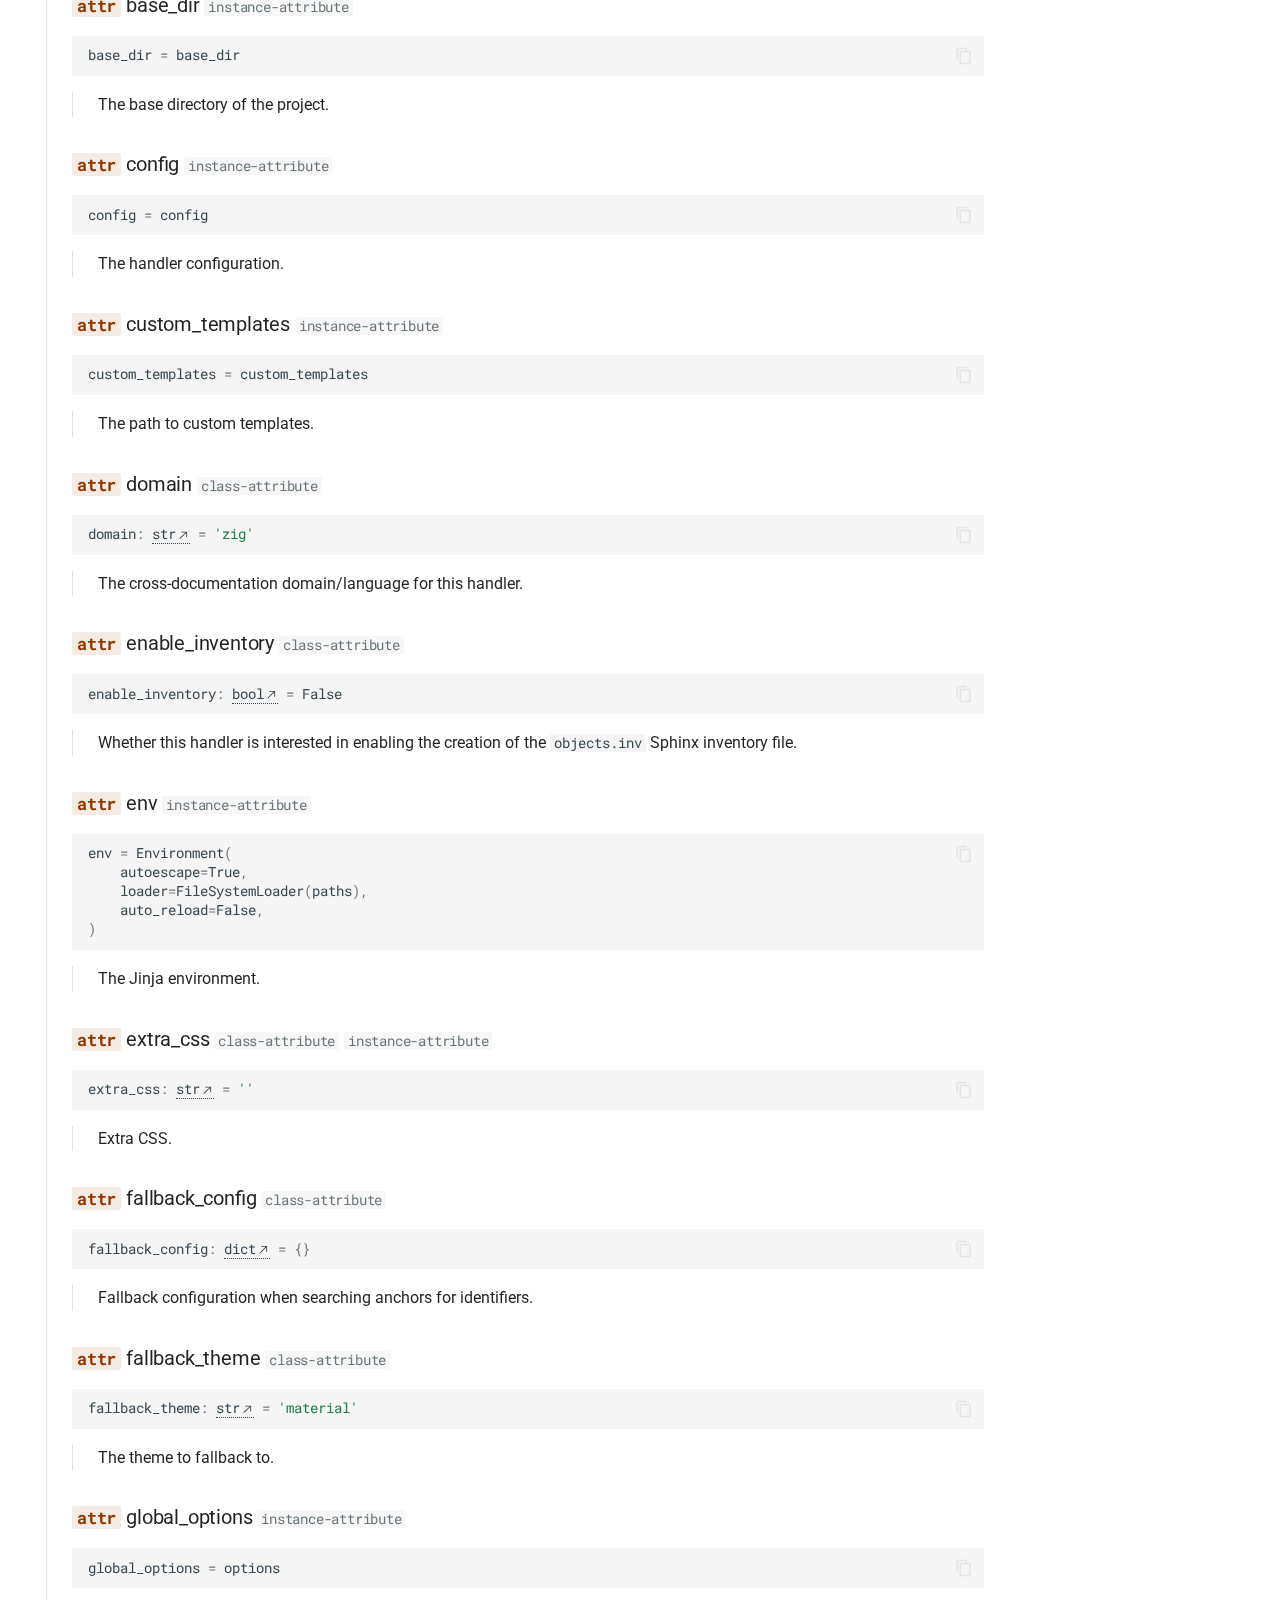
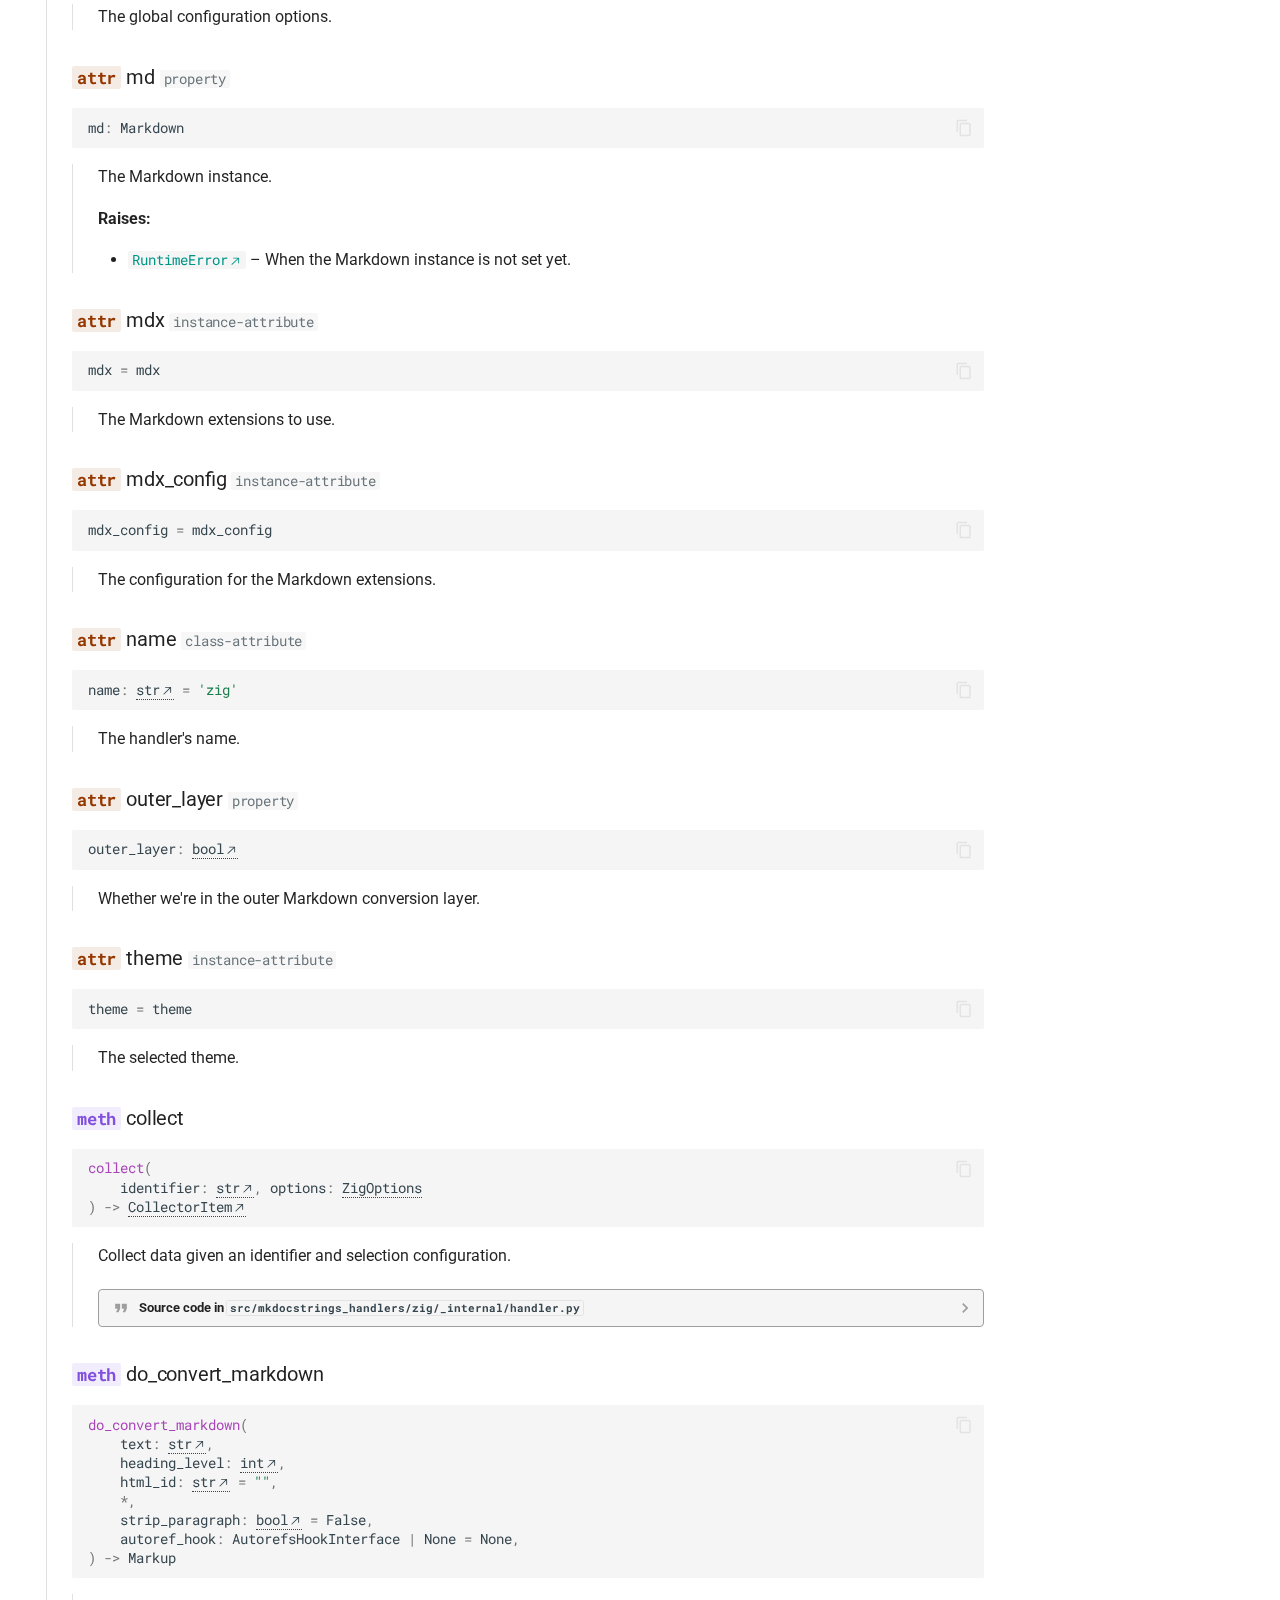
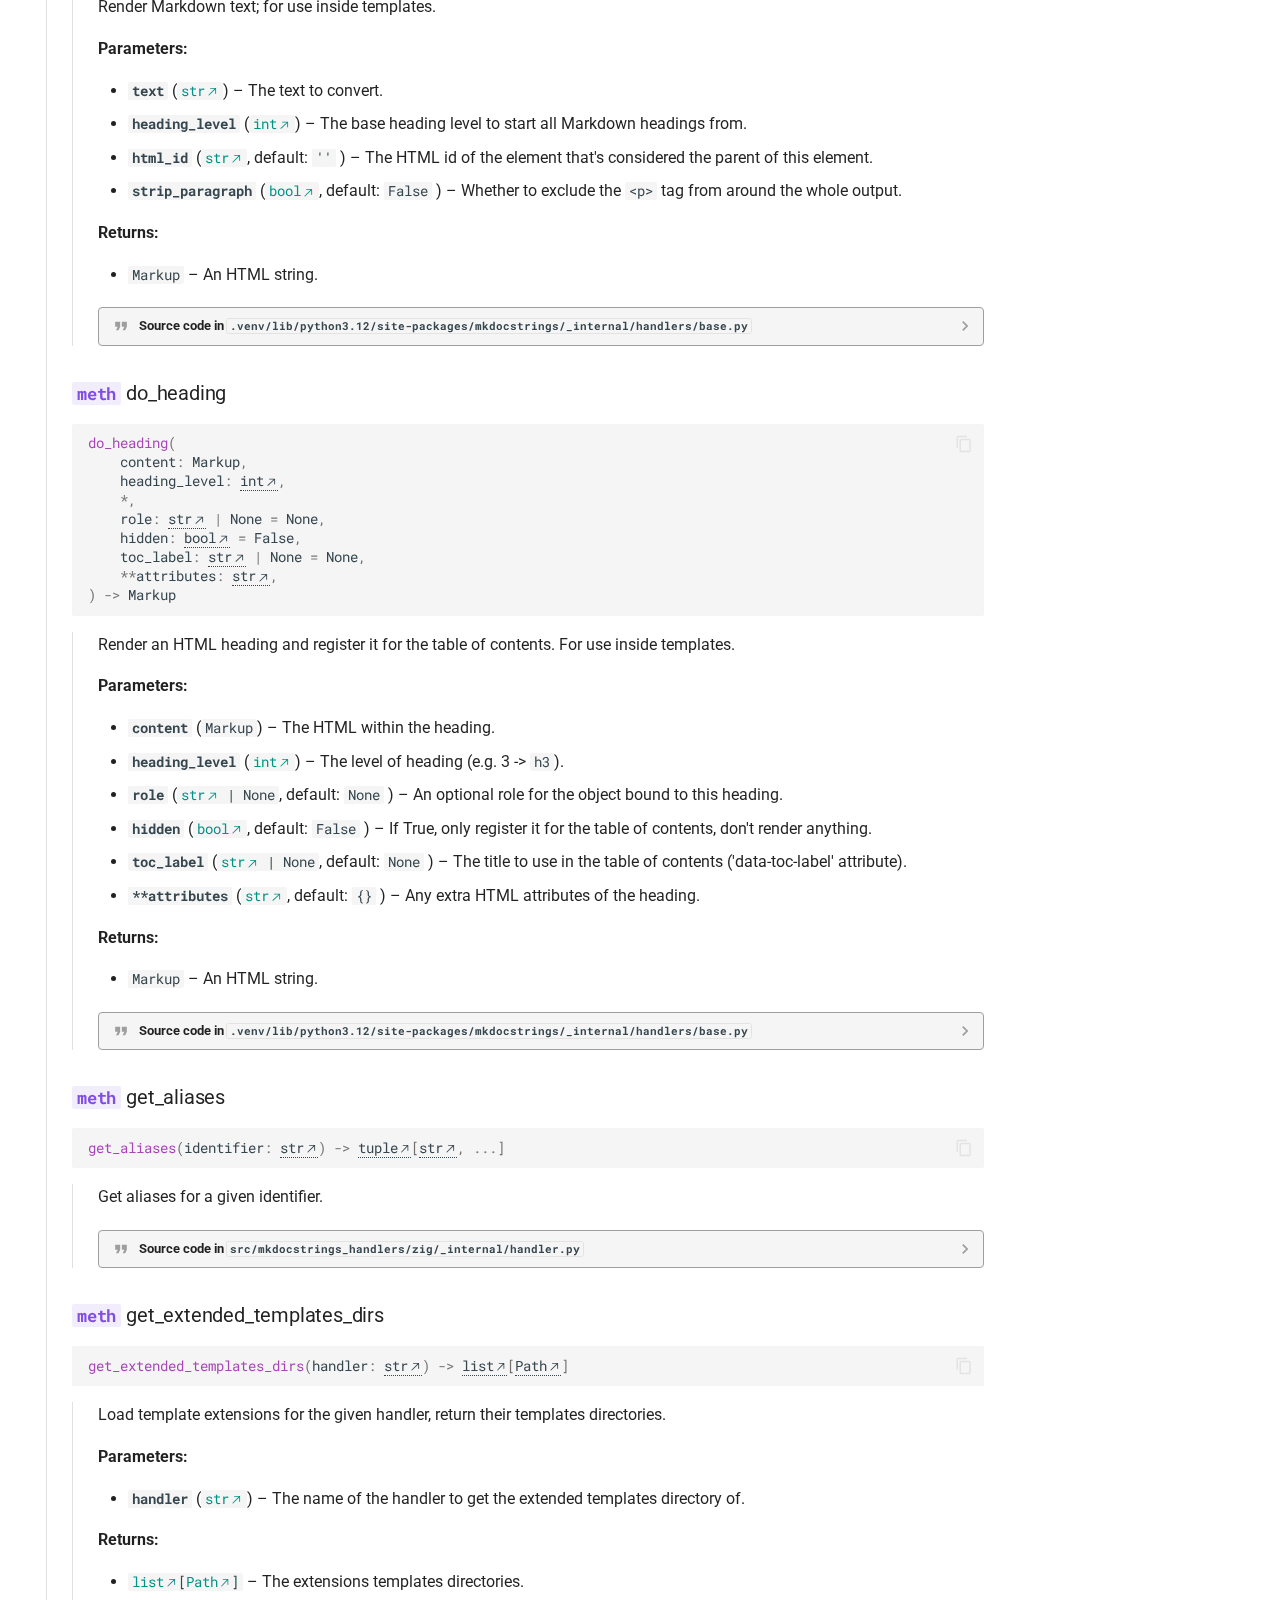
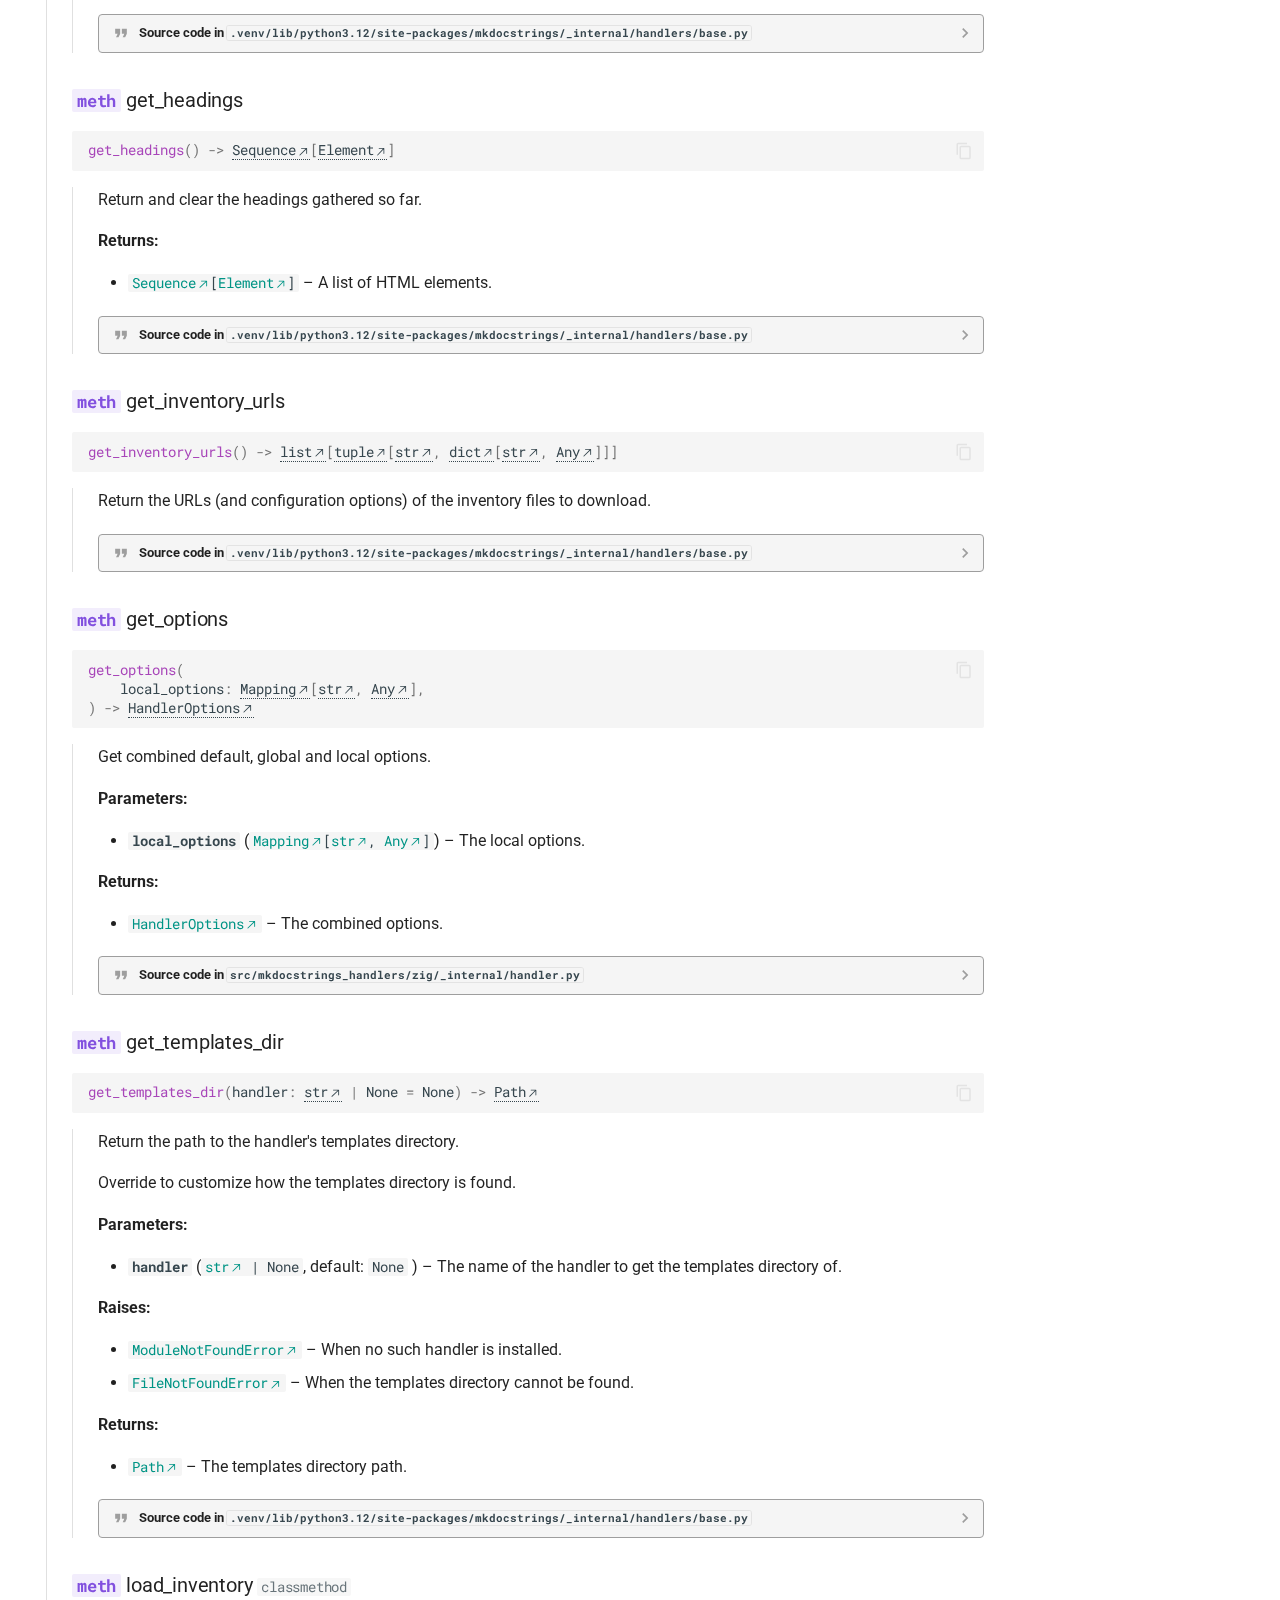
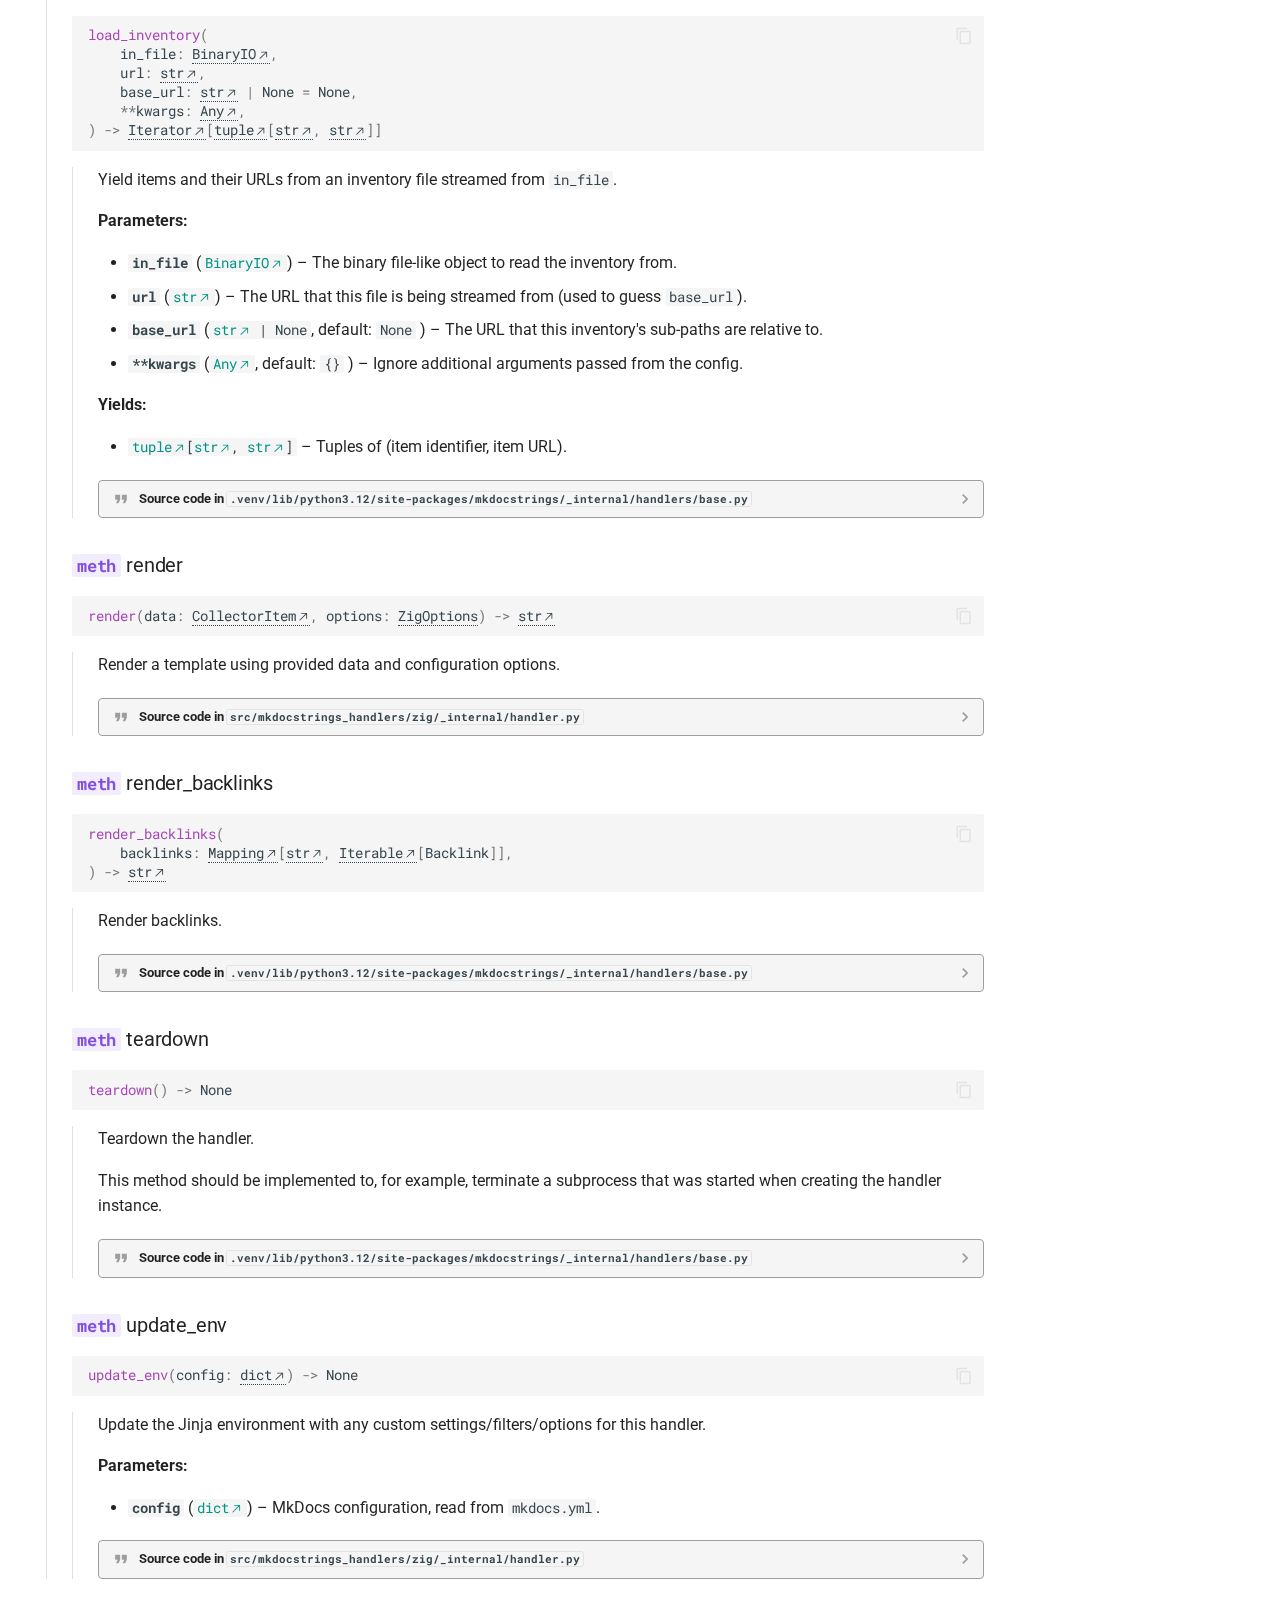
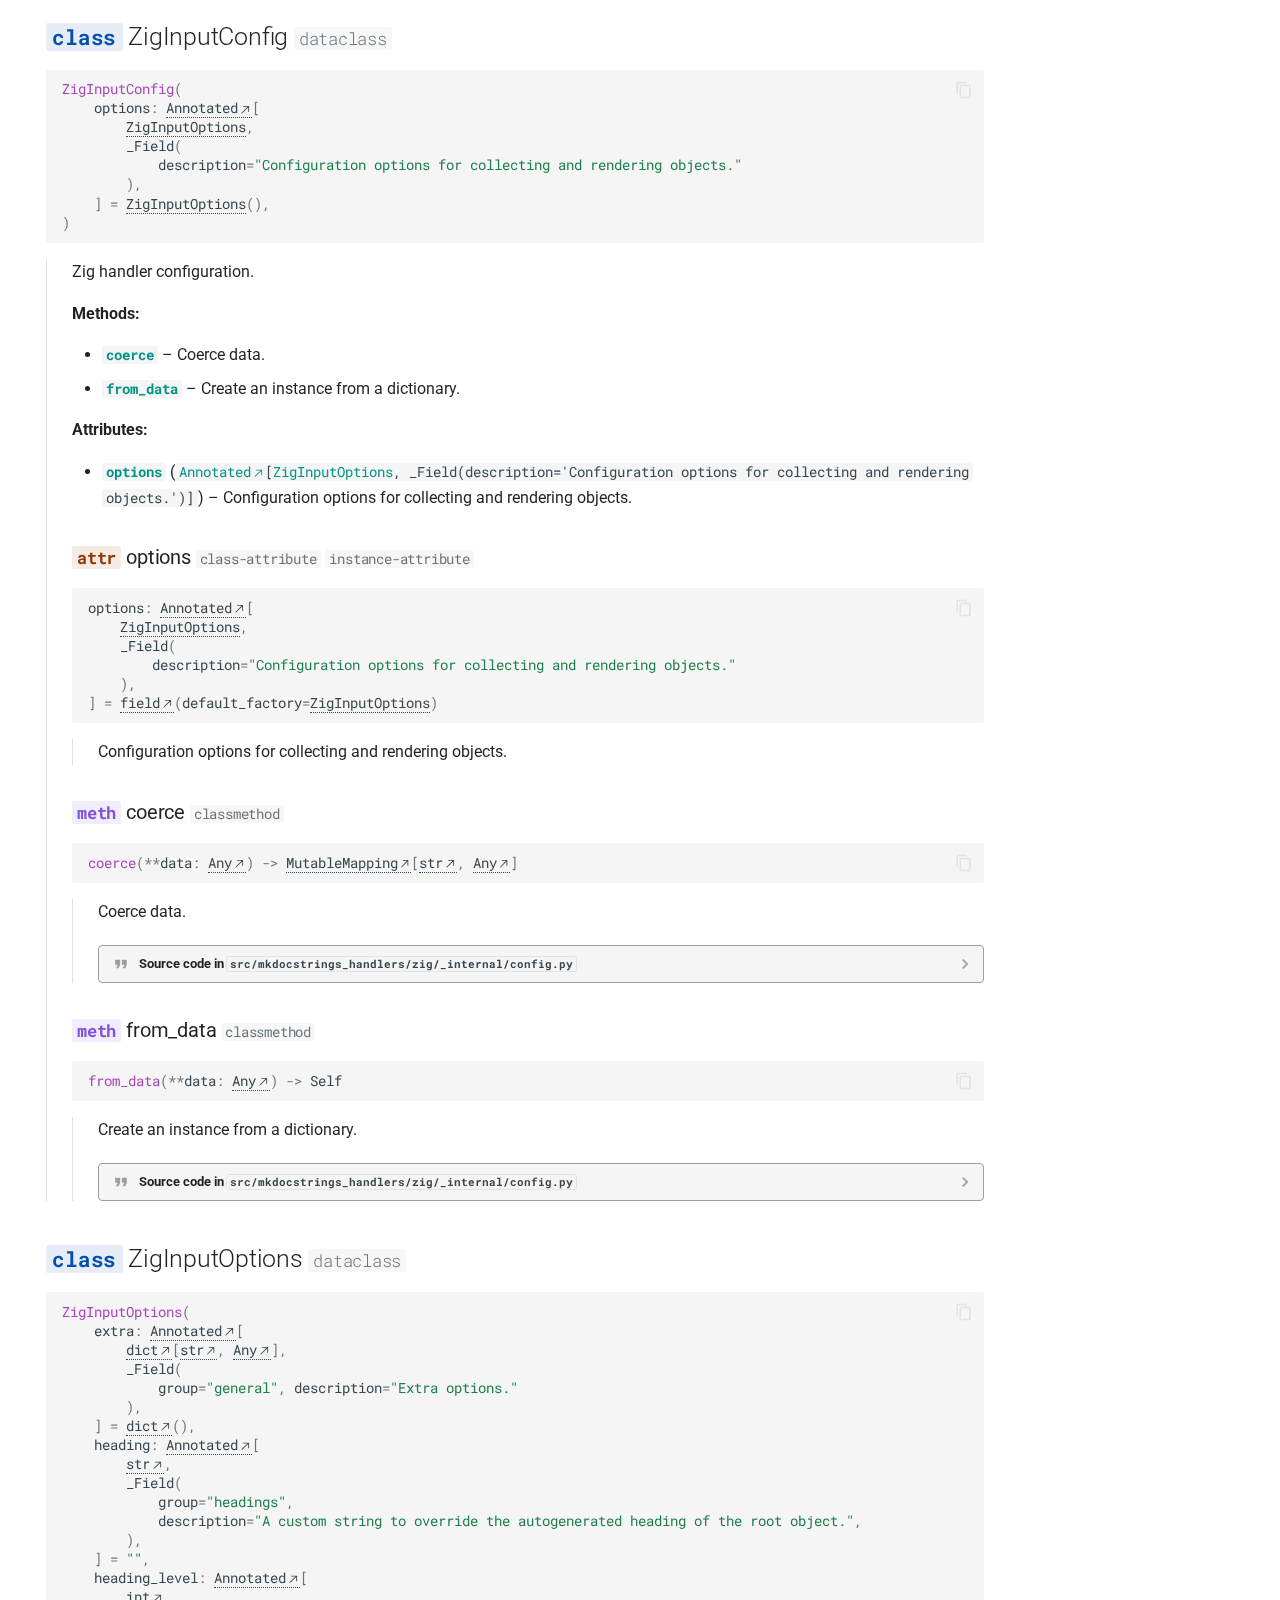
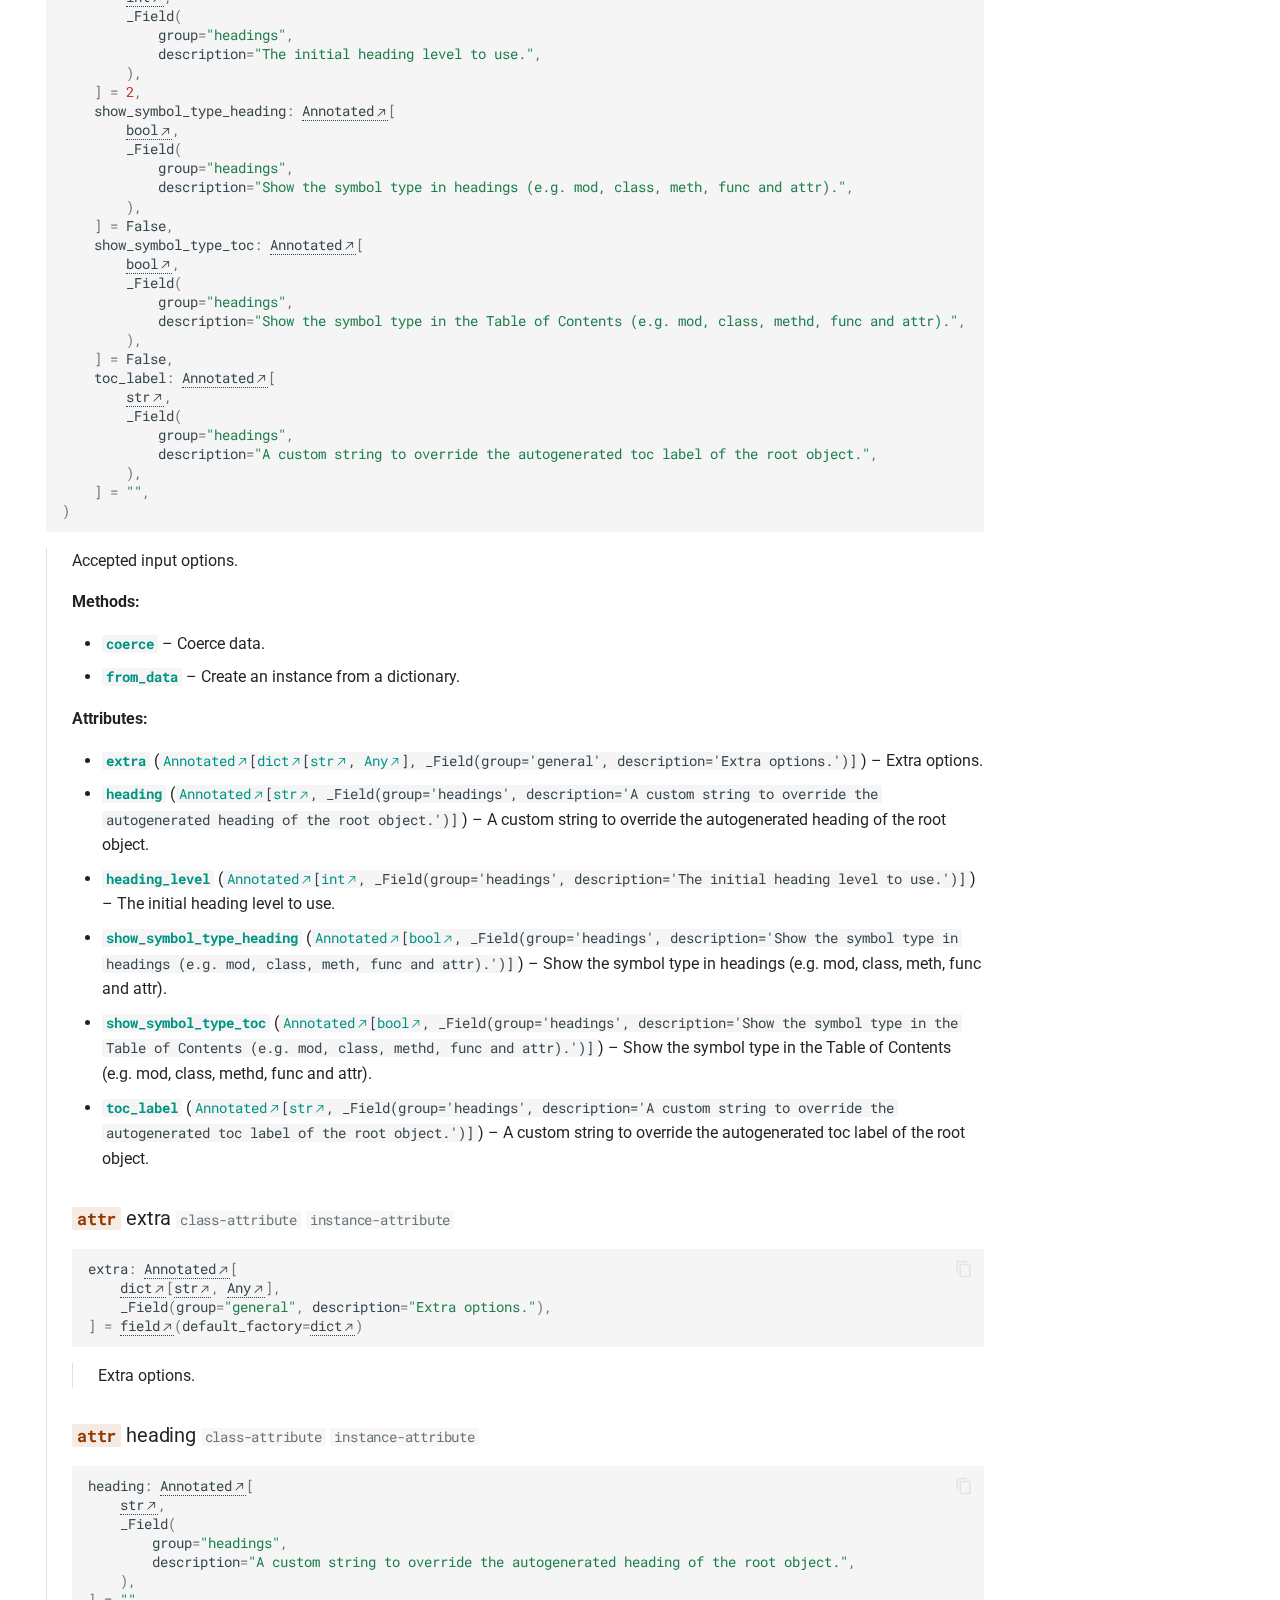
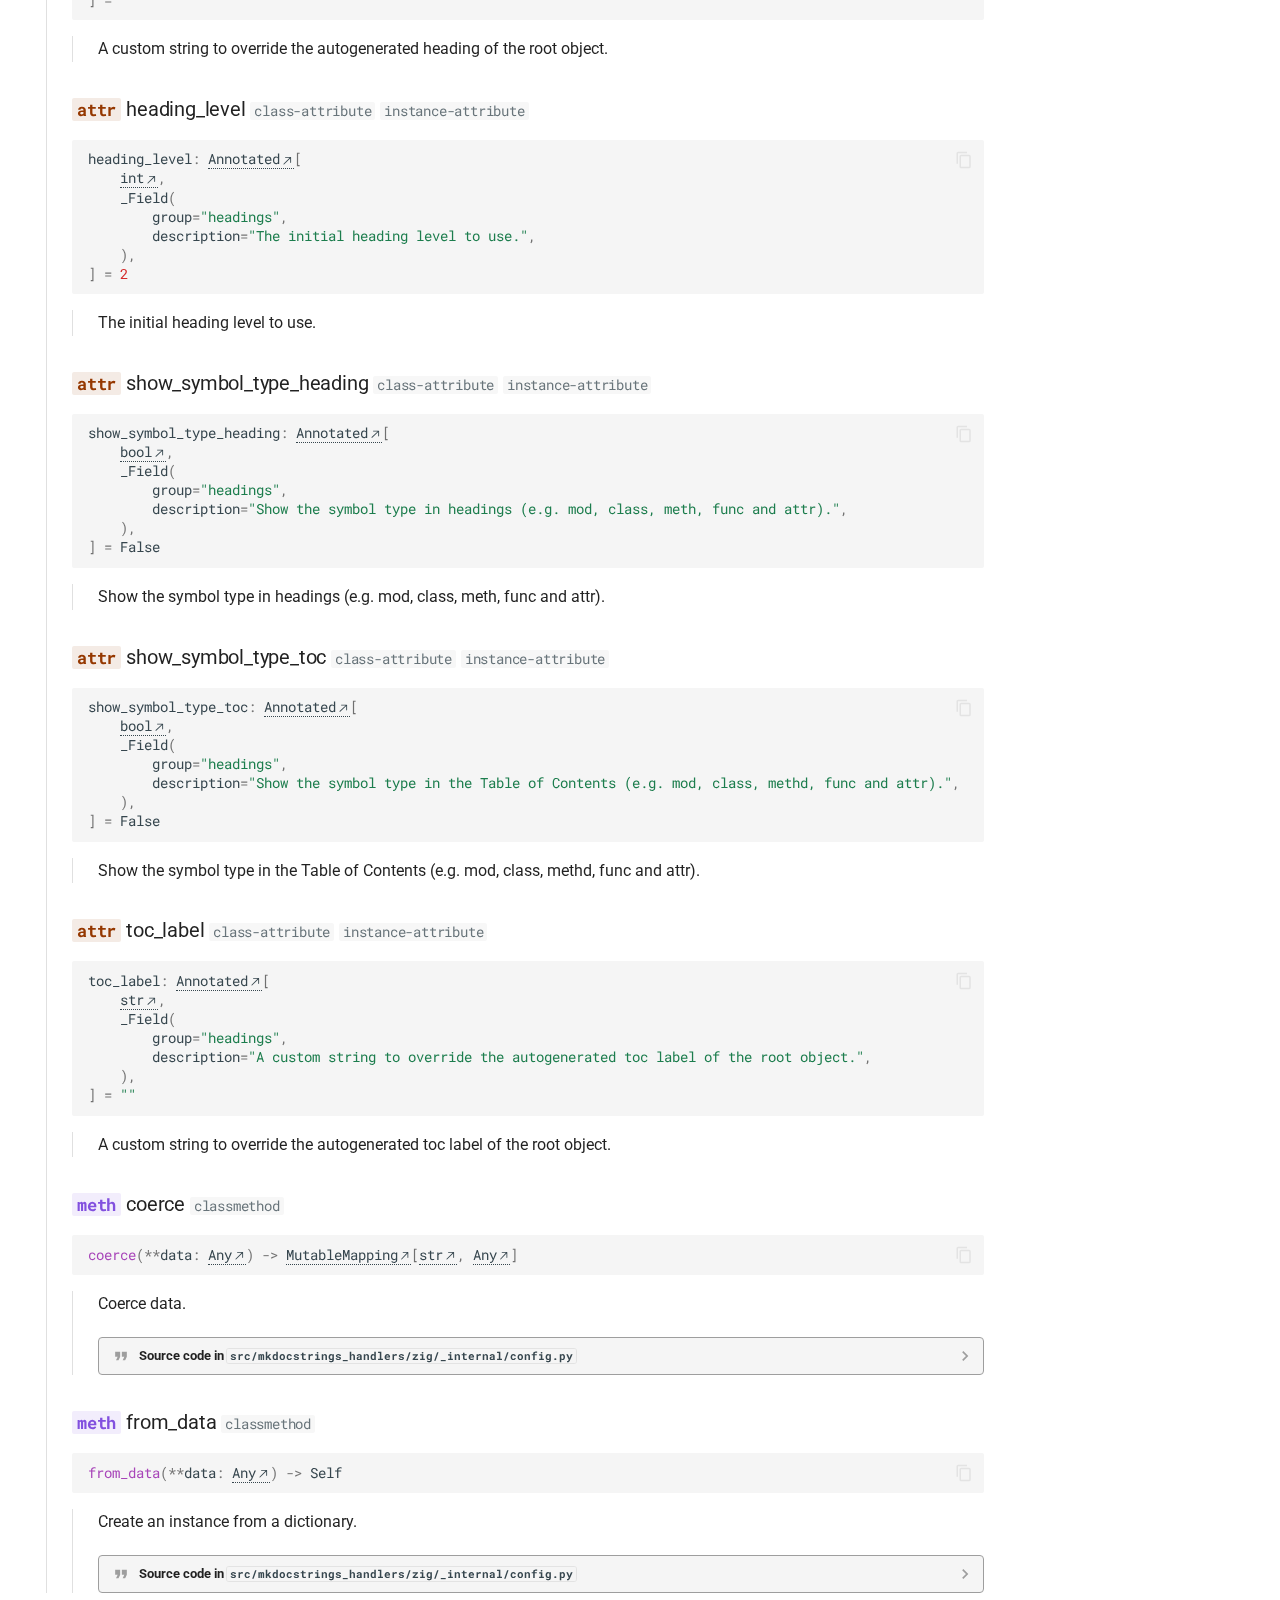
<file: reference/api/index.html>
<!doctype html>
<html lang="en" class="no-js">
  <head>
    
      <meta charset="utf-8">
      <meta name="viewport" content="width=device-width,initial-scale=1">
      
        <meta name="description" content="A Zig handler for mkdocstrings.">
      
      
      
        <link rel="canonical" href="https://insolor.github.io/mkdocstrings-zig/reference/api/">
      
      
        <link rel="prev" href="../../usage/customization/">
      
      
        <link rel="next" href="../../contributing/">
      
      
      <link rel="icon" href="../../assets/images/favicon.png">
      <meta name="generator" content="mkdocs-1.6.1, mkdocs-material-9.6.15">
    
    
      
        <title>API reference - mkdocstrings-zig</title>
      
    
    
      <link rel="stylesheet" href="../../assets/stylesheets/main.342714a4.min.css">
      
        
        <link rel="stylesheet" href="../../assets/stylesheets/palette.06af60db.min.css">
      
      


    
    
      
    
    
      
        
        
        <link rel="preconnect" href="https://fonts.gstatic.com" crossorigin>
        <link rel="stylesheet" href="https://fonts.googleapis.com/css?family=Roboto:300,300i,400,400i,700,700i%7CRoboto+Mono:400,400i,700,700i&display=fallback">
        <style>:root{--md-text-font:"Roboto";--md-code-font:"Roboto Mono"}</style>
      
    
    
      <link rel="stylesheet" href="../../assets/_markdown_exec_pyodide.css">
    
      <link rel="stylesheet" href="../../assets/_mkdocstrings.css">
    
      <link rel="stylesheet" href="../../css/material.css">
    
      <link rel="stylesheet" href="../../css/mkdocstrings.css">
    
    <script>__md_scope=new URL("../..",location),__md_hash=e=>[...e].reduce(((e,_)=>(e<<5)-e+_.charCodeAt(0)),0),__md_get=(e,_=localStorage,t=__md_scope)=>JSON.parse(_.getItem(t.pathname+"."+e)),__md_set=(e,_,t=localStorage,a=__md_scope)=>{try{t.setItem(a.pathname+"."+e,JSON.stringify(_))}catch(e){}}</script>
    
      
  


    
    
    
  </head>
  
  
    
    
      
    
    
    
    
    <body dir="ltr" data-md-color-scheme="default" data-md-color-primary="indigo" data-md-color-accent="indigo">
  
    
    <input class="md-toggle" data-md-toggle="drawer" type="checkbox" id="__drawer" autocomplete="off">
    <input class="md-toggle" data-md-toggle="search" type="checkbox" id="__search" autocomplete="off">
    <label class="md-overlay" for="__drawer"></label>
    <div data-md-component="skip">
      
        
        <a href="#mkdocstrings_handlers.zig" class="md-skip">
          Skip to content
        </a>
      
    </div>
    <div data-md-component="announce">
      
    </div>
    
    
      

  

<header class="md-header md-header--shadow md-header--lifted" data-md-component="header">
  <nav class="md-header__inner md-grid" aria-label="Header">
    <a href="../.." title="mkdocstrings-zig" class="md-header__button md-logo" aria-label="mkdocstrings-zig" data-md-component="logo">
      
  
  <svg xmlns="http://www.w3.org/2000/svg" viewBox="0 0 24 24"><path d="M12 8a3 3 0 0 0 3-3 3 3 0 0 0-3-3 3 3 0 0 0-3 3 3 3 0 0 0 3 3m0 3.54C9.64 9.35 6.5 8 3 8v11c3.5 0 6.64 1.35 9 3.54 2.36-2.19 5.5-3.54 9-3.54V8c-3.5 0-6.64 1.35-9 3.54"/></svg>

    </a>
    <label class="md-header__button md-icon" for="__drawer">
      
      <svg xmlns="http://www.w3.org/2000/svg" viewBox="0 0 24 24"><path d="M3 6h18v2H3zm0 5h18v2H3zm0 5h18v2H3z"/></svg>
    </label>
    <div class="md-header__title" data-md-component="header-title">
      <div class="md-header__ellipsis">
        <div class="md-header__topic">
          <span class="md-ellipsis">
            mkdocstrings-zig
          </span>
        </div>
        <div class="md-header__topic" data-md-component="header-topic">
          <span class="md-ellipsis">
            
              API reference
            
          </span>
        </div>
      </div>
    </div>
    
      
        <form class="md-header__option" data-md-component="palette">
  
    
    
    
    <input class="md-option" data-md-color-media="(prefers-color-scheme)" data-md-color-scheme="default" data-md-color-primary="indigo" data-md-color-accent="indigo"  aria-label="Switch to light mode"  type="radio" name="__palette" id="__palette_0">
    
      <label class="md-header__button md-icon" title="Switch to light mode" for="__palette_1" hidden>
        <svg xmlns="http://www.w3.org/2000/svg" viewBox="0 0 24 24"><path d="m14.3 16-.7-2h-3.2l-.7 2H7.8L11 7h2l3.2 9zM20 8.69V4h-4.69L12 .69 8.69 4H4v4.69L.69 12 4 15.31V20h4.69L12 23.31 15.31 20H20v-4.69L23.31 12zm-9.15 3.96h2.3L12 9z"/></svg>
      </label>
    
  
    
    
    
    <input class="md-option" data-md-color-media="(prefers-color-scheme: light)" data-md-color-scheme="default" data-md-color-primary="teal" data-md-color-accent="purple"  aria-label="Switch to dark mode"  type="radio" name="__palette" id="__palette_1">
    
      <label class="md-header__button md-icon" title="Switch to dark mode" for="__palette_2" hidden>
        <svg xmlns="http://www.w3.org/2000/svg" viewBox="0 0 24 24"><path d="M12 7a5 5 0 0 1 5 5 5 5 0 0 1-5 5 5 5 0 0 1-5-5 5 5 0 0 1 5-5m0 2a3 3 0 0 0-3 3 3 3 0 0 0 3 3 3 3 0 0 0 3-3 3 3 0 0 0-3-3m0-7 2.39 3.42C13.65 5.15 12.84 5 12 5s-1.65.15-2.39.42zM3.34 7l4.16-.35A7.2 7.2 0 0 0 5.94 8.5c-.44.74-.69 1.5-.83 2.29zm.02 10 1.76-3.77a7.131 7.131 0 0 0 2.38 4.14zM20.65 7l-1.77 3.79a7.02 7.02 0 0 0-2.38-4.15zm-.01 10-4.14.36c.59-.51 1.12-1.14 1.54-1.86.42-.73.69-1.5.83-2.29zM12 22l-2.41-3.44c.74.27 1.55.44 2.41.44.82 0 1.63-.17 2.37-.44z"/></svg>
      </label>
    
  
    
    
    
    <input class="md-option" data-md-color-media="(prefers-color-scheme: dark)" data-md-color-scheme="slate" data-md-color-primary="black" data-md-color-accent="lime"  aria-label="Switch to system preference"  type="radio" name="__palette" id="__palette_2">
    
      <label class="md-header__button md-icon" title="Switch to system preference" for="__palette_0" hidden>
        <svg xmlns="http://www.w3.org/2000/svg" viewBox="0 0 24 24"><path d="m17.75 4.09-2.53 1.94.91 3.06-2.63-1.81-2.63 1.81.91-3.06-2.53-1.94L12.44 4l1.06-3 1.06 3zm3.5 6.91-1.64 1.25.59 1.98-1.7-1.17-1.7 1.17.59-1.98L15.75 11l2.06-.05L18.5 9l.69 1.95zm-2.28 4.95c.83-.08 1.72 1.1 1.19 1.85-.32.45-.66.87-1.08 1.27C15.17 23 8.84 23 4.94 19.07c-3.91-3.9-3.91-10.24 0-14.14.4-.4.82-.76 1.27-1.08.75-.53 1.93.36 1.85 1.19-.27 2.86.69 5.83 2.89 8.02a9.96 9.96 0 0 0 8.02 2.89m-1.64 2.02a12.08 12.08 0 0 1-7.8-3.47c-2.17-2.19-3.33-5-3.49-7.82-2.81 3.14-2.7 7.96.31 10.98 3.02 3.01 7.84 3.12 10.98.31"/></svg>
      </label>
    
  
</form>
      
    
    
      <script>var palette=__md_get("__palette");if(palette&&palette.color){if("(prefers-color-scheme)"===palette.color.media){var media=matchMedia("(prefers-color-scheme: light)"),input=document.querySelector(media.matches?"[data-md-color-media='(prefers-color-scheme: light)']":"[data-md-color-media='(prefers-color-scheme: dark)']");palette.color.media=input.getAttribute("data-md-color-media"),palette.color.scheme=input.getAttribute("data-md-color-scheme"),palette.color.primary=input.getAttribute("data-md-color-primary"),palette.color.accent=input.getAttribute("data-md-color-accent")}for(var[key,value]of Object.entries(palette.color))document.body.setAttribute("data-md-color-"+key,value)}</script>
    
    
    
      
      
        <label class="md-header__button md-icon" for="__search">
          
          <svg xmlns="http://www.w3.org/2000/svg" viewBox="0 0 24 24"><path d="M9.5 3A6.5 6.5 0 0 1 16 9.5c0 1.61-.59 3.09-1.56 4.23l.27.27h.79l5 5-1.5 1.5-5-5v-.79l-.27-.27A6.52 6.52 0 0 1 9.5 16 6.5 6.5 0 0 1 3 9.5 6.5 6.5 0 0 1 9.5 3m0 2C7 5 5 7 5 9.5S7 14 9.5 14 14 12 14 9.5 12 5 9.5 5"/></svg>
        </label>
        <div class="md-search" data-md-component="search" role="dialog">
  <label class="md-search__overlay" for="__search"></label>
  <div class="md-search__inner" role="search">
    <form class="md-search__form" name="search">
      <input type="text" class="md-search__input" name="query" aria-label="Search" placeholder="Search" autocapitalize="off" autocorrect="off" autocomplete="off" spellcheck="false" data-md-component="search-query" required>
      <label class="md-search__icon md-icon" for="__search">
        
        <svg xmlns="http://www.w3.org/2000/svg" viewBox="0 0 24 24"><path d="M9.5 3A6.5 6.5 0 0 1 16 9.5c0 1.61-.59 3.09-1.56 4.23l.27.27h.79l5 5-1.5 1.5-5-5v-.79l-.27-.27A6.52 6.52 0 0 1 9.5 16 6.5 6.5 0 0 1 3 9.5 6.5 6.5 0 0 1 9.5 3m0 2C7 5 5 7 5 9.5S7 14 9.5 14 14 12 14 9.5 12 5 9.5 5"/></svg>
        
        <svg xmlns="http://www.w3.org/2000/svg" viewBox="0 0 24 24"><path d="M20 11v2H8l5.5 5.5-1.42 1.42L4.16 12l7.92-7.92L13.5 5.5 8 11z"/></svg>
      </label>
      <nav class="md-search__options" aria-label="Search">
        
        <button type="reset" class="md-search__icon md-icon" title="Clear" aria-label="Clear" tabindex="-1">
          
          <svg xmlns="http://www.w3.org/2000/svg" viewBox="0 0 24 24"><path d="M19 6.41 17.59 5 12 10.59 6.41 5 5 6.41 10.59 12 5 17.59 6.41 19 12 13.41 17.59 19 19 17.59 13.41 12z"/></svg>
        </button>
      </nav>
      
        <div class="md-search__suggest" data-md-component="search-suggest"></div>
      
    </form>
    <div class="md-search__output">
      <div class="md-search__scrollwrap" tabindex="0" data-md-scrollfix>
        <div class="md-search-result" data-md-component="search-result">
          <div class="md-search-result__meta">
            Initializing search
          </div>
          <ol class="md-search-result__list" role="presentation"></ol>
        </div>
      </div>
    </div>
  </div>
</div>
      
    
    
      <div class="md-header__source">
        <a href="https://github.com/insolor/mkdocstrings-zig" title="Go to repository" class="md-source" data-md-component="source">
  <div class="md-source__icon md-icon">
    
    <svg xmlns="http://www.w3.org/2000/svg" viewBox="0 0 448 512"><!--! Font Awesome Free 6.7.2 by @fontawesome - https://fontawesome.com License - https://fontawesome.com/license/free (Icons: CC BY 4.0, Fonts: SIL OFL 1.1, Code: MIT License) Copyright 2024 Fonticons, Inc.--><path d="M439.55 236.05 244 40.45a28.87 28.87 0 0 0-40.81 0l-40.66 40.63 51.52 51.52c27.06-9.14 52.68 16.77 43.39 43.68l49.66 49.66c34.23-11.8 61.18 31 35.47 56.69-26.49 26.49-70.21-2.87-56-37.34L240.22 199v121.85c25.3 12.54 22.26 41.85 9.08 55a34.34 34.34 0 0 1-48.55 0c-17.57-17.6-11.07-46.91 11.25-56v-123c-20.8-8.51-24.6-30.74-18.64-45L142.57 101 8.45 235.14a28.86 28.86 0 0 0 0 40.81l195.61 195.6a28.86 28.86 0 0 0 40.8 0l194.69-194.69a28.86 28.86 0 0 0 0-40.81"/></svg>
  </div>
  <div class="md-source__repository">
    insolor/mkdocstrings-zig
  </div>
</a>
      </div>
    
  </nav>
  
    
      
<nav class="md-tabs" aria-label="Tabs" data-md-component="tabs">
  <div class="md-grid">
    <ul class="md-tabs__list">
      
        
  
  
  
  
    
    
      <li class="md-tabs__item">
        <a href="../.." class="md-tabs__link">
          
  
  
  Home

        </a>
      </li>
    
  

      
        
  
  
  
  
    <li class="md-tabs__item">
      <a href="../../usage/" class="md-tabs__link">
        
  
  
    
  
  Usage

      </a>
    </li>
  

      
        
  
  
  
    
  
  
    <li class="md-tabs__item md-tabs__item--active">
      <a href="./" class="md-tabs__link">
        
  
  
    
  
  API reference

      </a>
    </li>
  

      
        
  
  
  
  
    
    
      <li class="md-tabs__item">
        <a href="../../contributing/" class="md-tabs__link">
          
  
  
  Development

        </a>
      </li>
    
  

      
    </ul>
  </div>
</nav>
    
  
</header>
    
    <div class="md-container" data-md-component="container">
      
      
        
      
      <main class="md-main" data-md-component="main">
        <div class="md-main__inner md-grid">
          
            
              
                
              
              <div class="md-sidebar md-sidebar--primary" data-md-component="sidebar" data-md-type="navigation" hidden>
                <div class="md-sidebar__scrollwrap">
                  <div class="md-sidebar__inner">
                    


  


<nav class="md-nav md-nav--primary md-nav--lifted" aria-label="Navigation" data-md-level="0">
  <label class="md-nav__title" for="__drawer">
    <a href="../.." title="mkdocstrings-zig" class="md-nav__button md-logo" aria-label="mkdocstrings-zig" data-md-component="logo">
      
  
  <svg xmlns="http://www.w3.org/2000/svg" viewBox="0 0 24 24"><path d="M12 8a3 3 0 0 0 3-3 3 3 0 0 0-3-3 3 3 0 0 0-3 3 3 3 0 0 0 3 3m0 3.54C9.64 9.35 6.5 8 3 8v11c3.5 0 6.64 1.35 9 3.54 2.36-2.19 5.5-3.54 9-3.54V8c-3.5 0-6.64 1.35-9 3.54"/></svg>

    </a>
    mkdocstrings-zig
  </label>
  
    <div class="md-nav__source">
      <a href="https://github.com/insolor/mkdocstrings-zig" title="Go to repository" class="md-source" data-md-component="source">
  <div class="md-source__icon md-icon">
    
    <svg xmlns="http://www.w3.org/2000/svg" viewBox="0 0 448 512"><!--! Font Awesome Free 6.7.2 by @fontawesome - https://fontawesome.com License - https://fontawesome.com/license/free (Icons: CC BY 4.0, Fonts: SIL OFL 1.1, Code: MIT License) Copyright 2024 Fonticons, Inc.--><path d="M439.55 236.05 244 40.45a28.87 28.87 0 0 0-40.81 0l-40.66 40.63 51.52 51.52c27.06-9.14 52.68 16.77 43.39 43.68l49.66 49.66c34.23-11.8 61.18 31 35.47 56.69-26.49 26.49-70.21-2.87-56-37.34L240.22 199v121.85c25.3 12.54 22.26 41.85 9.08 55a34.34 34.34 0 0 1-48.55 0c-17.57-17.6-11.07-46.91 11.25-56v-123c-20.8-8.51-24.6-30.74-18.64-45L142.57 101 8.45 235.14a28.86 28.86 0 0 0 0 40.81l195.61 195.6a28.86 28.86 0 0 0 40.8 0l194.69-194.69a28.86 28.86 0 0 0 0-40.81"/></svg>
  </div>
  <div class="md-source__repository">
    insolor/mkdocstrings-zig
  </div>
</a>
    </div>
  
  <ul class="md-nav__list" data-md-scrollfix>
    
      
      
  
  
  
  
    
    
    
    
      
      
        
      
    
    
    <li class="md-nav__item md-nav__item--nested">
      
        
        
        <input class="md-nav__toggle md-toggle " type="checkbox" id="__nav_1" >
        
          
          <label class="md-nav__link" for="__nav_1" id="__nav_1_label" tabindex="0">
            
  
  
  <span class="md-ellipsis">
    Home
    
  </span>
  

            <span class="md-nav__icon md-icon"></span>
          </label>
        
        <nav class="md-nav" data-md-level="1" aria-labelledby="__nav_1_label" aria-expanded="false">
          <label class="md-nav__title" for="__nav_1">
            <span class="md-nav__icon md-icon"></span>
            Home
          </label>
          <ul class="md-nav__list" data-md-scrollfix>
            
              
                
  
  
  
  
    <li class="md-nav__item">
      <a href="../.." class="md-nav__link">
        
  
  
  <span class="md-ellipsis">
    Overview
    
  </span>
  

      </a>
    </li>
  

              
            
              
                
  
  
  
  
    <li class="md-nav__item">
      <a href="../../changelog/" class="md-nav__link">
        
  
  
  <span class="md-ellipsis">
    Changelog
    
  </span>
  

      </a>
    </li>
  

              
            
              
                
  
  
  
  
    <li class="md-nav__item">
      <a href="../../credits/" class="md-nav__link">
        
  
  
  <span class="md-ellipsis">
    Credits
    
  </span>
  

      </a>
    </li>
  

              
            
              
                
  
  
  
  
    <li class="md-nav__item">
      <a href="../../license/" class="md-nav__link">
        
  
  
  <span class="md-ellipsis">
    License
    
  </span>
  

      </a>
    </li>
  

              
            
          </ul>
        </nav>
      
    </li>
  

    
      
      
  
  
  
  
    
    
    
    
      
      
        
      
    
    
    <li class="md-nav__item md-nav__item--nested">
      
        
        
        <input class="md-nav__toggle md-toggle " type="checkbox" id="__nav_2" >
        
          
          <div class="md-nav__link md-nav__container">
            <a href="../../usage/" class="md-nav__link ">
              
  
  
  <span class="md-ellipsis">
    Usage
    
  </span>
  

            </a>
            
              
              <label class="md-nav__link " for="__nav_2" id="__nav_2_label" tabindex="0">
                <span class="md-nav__icon md-icon"></span>
              </label>
            
          </div>
        
        <nav class="md-nav" data-md-level="1" aria-labelledby="__nav_2_label" aria-expanded="false">
          <label class="md-nav__title" for="__nav_2">
            <span class="md-nav__icon md-icon"></span>
            Usage
          </label>
          <ul class="md-nav__list" data-md-scrollfix>
            
              
                
  
  
  
  
    
    
    
    
      
      
        
      
    
    
    <li class="md-nav__item md-nav__item--nested">
      
        
        
        <input class="md-nav__toggle md-toggle " type="checkbox" id="__nav_2_1" >
        
          
          <div class="md-nav__link md-nav__container">
            <a href="../../usage/configuration/" class="md-nav__link ">
              
  
  
  <span class="md-ellipsis">
    Configuration
    
  </span>
  

            </a>
            
              
              <label class="md-nav__link " for="__nav_2_1" id="__nav_2_1_label" tabindex="0">
                <span class="md-nav__icon md-icon"></span>
              </label>
            
          </div>
        
        <nav class="md-nav" data-md-level="2" aria-labelledby="__nav_2_1_label" aria-expanded="false">
          <label class="md-nav__title" for="__nav_2_1">
            <span class="md-nav__icon md-icon"></span>
            Configuration
          </label>
          <ul class="md-nav__list" data-md-scrollfix>
            
              
                
  
  
  
  
    <li class="md-nav__item">
      <a href="../../usage/configuration/general/" class="md-nav__link">
        
  
  
  <span class="md-ellipsis">
    General
    
  </span>
  

      </a>
    </li>
  

              
            
              
                
  
  
  
  
    <li class="md-nav__item">
      <a href="../../usage/configuration/headings/" class="md-nav__link">
        
  
  
  <span class="md-ellipsis">
    Headings
    
  </span>
  

      </a>
    </li>
  

              
            
          </ul>
        </nav>
      
    </li>
  

              
            
              
                
  
  
  
  
    <li class="md-nav__item">
      <a href="../../usage/customization/" class="md-nav__link">
        
  
  
  <span class="md-ellipsis">
    Customization
    
  </span>
  

      </a>
    </li>
  

              
            
          </ul>
        </nav>
      
    </li>
  

    
      
      
  
  
    
  
  
  
    <li class="md-nav__item md-nav__item--active">
      
      <input class="md-nav__toggle md-toggle" type="checkbox" id="__toc">
      
      
        
      
      
        <label class="md-nav__link md-nav__link--active" for="__toc">
          
  
  
  <span class="md-ellipsis">
    API reference
    
  </span>
  

          <span class="md-nav__icon md-icon"></span>
        </label>
      
      <a href="./" class="md-nav__link md-nav__link--active">
        
  
  
  <span class="md-ellipsis">
    API reference
    
  </span>
  

      </a>
      
        

<nav class="md-nav md-nav--secondary" aria-label="Table of contents">
  
  
  
    
  
  
    <label class="md-nav__title" for="__toc">
      <span class="md-nav__icon md-icon"></span>
      Table of contents
    </label>
    <ul class="md-nav__list" data-md-component="toc" data-md-scrollfix>
      
        <li class="md-nav__item">
  <a href="#mkdocstrings_handlers.zig.ZigConfig" class="md-nav__link">
    <span class="md-ellipsis">
      <code class="doc-symbol doc-symbol-toc doc-symbol-class"></code>&nbsp;ZigConfig
    </span>
  </a>
  
    <nav class="md-nav" aria-label=" ZigConfig">
      <ul class="md-nav__list">
        
          <li class="md-nav__item">
  <a href="#mkdocstrings_handlers.zig.ZigConfig.options" class="md-nav__link">
    <span class="md-ellipsis">
      <code class="doc-symbol doc-symbol-toc doc-symbol-attribute"></code>&nbsp;options
    </span>
  </a>
  
</li>
        
          <li class="md-nav__item">
  <a href="#mkdocstrings_handlers.zig.ZigConfig.coerce" class="md-nav__link">
    <span class="md-ellipsis">
      <code class="doc-symbol doc-symbol-toc doc-symbol-method"></code>&nbsp;coerce
    </span>
  </a>
  
</li>
        
          <li class="md-nav__item">
  <a href="#mkdocstrings_handlers.zig.ZigConfig.from_data" class="md-nav__link">
    <span class="md-ellipsis">
      <code class="doc-symbol doc-symbol-toc doc-symbol-method"></code>&nbsp;from_data
    </span>
  </a>
  
</li>
        
      </ul>
    </nav>
  
</li>
      
        <li class="md-nav__item">
  <a href="#mkdocstrings_handlers.zig.ZigHandler" class="md-nav__link">
    <span class="md-ellipsis">
      <code class="doc-symbol doc-symbol-toc doc-symbol-class"></code>&nbsp;ZigHandler
    </span>
  </a>
  
    <nav class="md-nav" aria-label=" ZigHandler">
      <ul class="md-nav__list">
        
          <li class="md-nav__item">
  <a href="#mkdocstrings_handlers.zig.ZigHandler.base_dir" class="md-nav__link">
    <span class="md-ellipsis">
      <code class="doc-symbol doc-symbol-toc doc-symbol-attribute"></code>&nbsp;base_dir
    </span>
  </a>
  
</li>
        
          <li class="md-nav__item">
  <a href="#mkdocstrings_handlers.zig.ZigHandler.config" class="md-nav__link">
    <span class="md-ellipsis">
      <code class="doc-symbol doc-symbol-toc doc-symbol-attribute"></code>&nbsp;config
    </span>
  </a>
  
</li>
        
          <li class="md-nav__item">
  <a href="#mkdocstrings_handlers.zig.ZigHandler.custom_templates" class="md-nav__link">
    <span class="md-ellipsis">
      <code class="doc-symbol doc-symbol-toc doc-symbol-attribute"></code>&nbsp;custom_templates
    </span>
  </a>
  
</li>
        
          <li class="md-nav__item">
  <a href="#mkdocstrings_handlers.zig.ZigHandler.domain" class="md-nav__link">
    <span class="md-ellipsis">
      <code class="doc-symbol doc-symbol-toc doc-symbol-attribute"></code>&nbsp;domain
    </span>
  </a>
  
</li>
        
          <li class="md-nav__item">
  <a href="#mkdocstrings_handlers.zig.ZigHandler.enable_inventory" class="md-nav__link">
    <span class="md-ellipsis">
      <code class="doc-symbol doc-symbol-toc doc-symbol-attribute"></code>&nbsp;enable_inventory
    </span>
  </a>
  
</li>
        
          <li class="md-nav__item">
  <a href="#mkdocstrings_handlers.zig.ZigHandler.env" class="md-nav__link">
    <span class="md-ellipsis">
      <code class="doc-symbol doc-symbol-toc doc-symbol-attribute"></code>&nbsp;env
    </span>
  </a>
  
</li>
        
          <li class="md-nav__item">
  <a href="#mkdocstrings_handlers.zig.ZigHandler.extra_css" class="md-nav__link">
    <span class="md-ellipsis">
      <code class="doc-symbol doc-symbol-toc doc-symbol-attribute"></code>&nbsp;extra_css
    </span>
  </a>
  
</li>
        
          <li class="md-nav__item">
  <a href="#mkdocstrings_handlers.zig.ZigHandler.fallback_config" class="md-nav__link">
    <span class="md-ellipsis">
      <code class="doc-symbol doc-symbol-toc doc-symbol-attribute"></code>&nbsp;fallback_config
    </span>
  </a>
  
</li>
        
          <li class="md-nav__item">
  <a href="#mkdocstrings_handlers.zig.ZigHandler.fallback_theme" class="md-nav__link">
    <span class="md-ellipsis">
      <code class="doc-symbol doc-symbol-toc doc-symbol-attribute"></code>&nbsp;fallback_theme
    </span>
  </a>
  
</li>
        
          <li class="md-nav__item">
  <a href="#mkdocstrings_handlers.zig.ZigHandler.global_options" class="md-nav__link">
    <span class="md-ellipsis">
      <code class="doc-symbol doc-symbol-toc doc-symbol-attribute"></code>&nbsp;global_options
    </span>
  </a>
  
</li>
        
          <li class="md-nav__item">
  <a href="#mkdocstrings_handlers.zig.ZigHandler.md" class="md-nav__link">
    <span class="md-ellipsis">
      <code class="doc-symbol doc-symbol-toc doc-symbol-attribute"></code>&nbsp;md
    </span>
  </a>
  
</li>
        
          <li class="md-nav__item">
  <a href="#mkdocstrings_handlers.zig.ZigHandler.mdx" class="md-nav__link">
    <span class="md-ellipsis">
      <code class="doc-symbol doc-symbol-toc doc-symbol-attribute"></code>&nbsp;mdx
    </span>
  </a>
  
</li>
        
          <li class="md-nav__item">
  <a href="#mkdocstrings_handlers.zig.ZigHandler.mdx_config" class="md-nav__link">
    <span class="md-ellipsis">
      <code class="doc-symbol doc-symbol-toc doc-symbol-attribute"></code>&nbsp;mdx_config
    </span>
  </a>
  
</li>
        
          <li class="md-nav__item">
  <a href="#mkdocstrings_handlers.zig.ZigHandler.name" class="md-nav__link">
    <span class="md-ellipsis">
      <code class="doc-symbol doc-symbol-toc doc-symbol-attribute"></code>&nbsp;name
    </span>
  </a>
  
</li>
        
          <li class="md-nav__item">
  <a href="#mkdocstrings_handlers.zig.ZigHandler.outer_layer" class="md-nav__link">
    <span class="md-ellipsis">
      <code class="doc-symbol doc-symbol-toc doc-symbol-attribute"></code>&nbsp;outer_layer
    </span>
  </a>
  
</li>
        
          <li class="md-nav__item">
  <a href="#mkdocstrings_handlers.zig.ZigHandler.theme" class="md-nav__link">
    <span class="md-ellipsis">
      <code class="doc-symbol doc-symbol-toc doc-symbol-attribute"></code>&nbsp;theme
    </span>
  </a>
  
</li>
        
          <li class="md-nav__item">
  <a href="#mkdocstrings_handlers.zig.ZigHandler.collect" class="md-nav__link">
    <span class="md-ellipsis">
      <code class="doc-symbol doc-symbol-toc doc-symbol-method"></code>&nbsp;collect
    </span>
  </a>
  
</li>
        
          <li class="md-nav__item">
  <a href="#mkdocstrings_handlers.zig.ZigHandler.do_convert_markdown" class="md-nav__link">
    <span class="md-ellipsis">
      <code class="doc-symbol doc-symbol-toc doc-symbol-method"></code>&nbsp;do_convert_markdown
    </span>
  </a>
  
</li>
        
          <li class="md-nav__item">
  <a href="#mkdocstrings_handlers.zig.ZigHandler.do_heading" class="md-nav__link">
    <span class="md-ellipsis">
      <code class="doc-symbol doc-symbol-toc doc-symbol-method"></code>&nbsp;do_heading
    </span>
  </a>
  
</li>
        
          <li class="md-nav__item">
  <a href="#mkdocstrings_handlers.zig.ZigHandler.get_aliases" class="md-nav__link">
    <span class="md-ellipsis">
      <code class="doc-symbol doc-symbol-toc doc-symbol-method"></code>&nbsp;get_aliases
    </span>
  </a>
  
</li>
        
          <li class="md-nav__item">
  <a href="#mkdocstrings_handlers.zig.ZigHandler.get_extended_templates_dirs" class="md-nav__link">
    <span class="md-ellipsis">
      <code class="doc-symbol doc-symbol-toc doc-symbol-method"></code>&nbsp;get_extended_templates_dirs
    </span>
  </a>
  
</li>
        
          <li class="md-nav__item">
  <a href="#mkdocstrings_handlers.zig.ZigHandler.get_headings" class="md-nav__link">
    <span class="md-ellipsis">
      <code class="doc-symbol doc-symbol-toc doc-symbol-method"></code>&nbsp;get_headings
    </span>
  </a>
  
</li>
        
          <li class="md-nav__item">
  <a href="#mkdocstrings_handlers.zig.ZigHandler.get_inventory_urls" class="md-nav__link">
    <span class="md-ellipsis">
      <code class="doc-symbol doc-symbol-toc doc-symbol-method"></code>&nbsp;get_inventory_urls
    </span>
  </a>
  
</li>
        
          <li class="md-nav__item">
  <a href="#mkdocstrings_handlers.zig.ZigHandler.get_options" class="md-nav__link">
    <span class="md-ellipsis">
      <code class="doc-symbol doc-symbol-toc doc-symbol-method"></code>&nbsp;get_options
    </span>
  </a>
  
</li>
        
          <li class="md-nav__item">
  <a href="#mkdocstrings_handlers.zig.ZigHandler.get_templates_dir" class="md-nav__link">
    <span class="md-ellipsis">
      <code class="doc-symbol doc-symbol-toc doc-symbol-method"></code>&nbsp;get_templates_dir
    </span>
  </a>
  
</li>
        
          <li class="md-nav__item">
  <a href="#mkdocstrings_handlers.zig.ZigHandler.load_inventory" class="md-nav__link">
    <span class="md-ellipsis">
      <code class="doc-symbol doc-symbol-toc doc-symbol-method"></code>&nbsp;load_inventory
    </span>
  </a>
  
</li>
        
          <li class="md-nav__item">
  <a href="#mkdocstrings_handlers.zig.ZigHandler.render" class="md-nav__link">
    <span class="md-ellipsis">
      <code class="doc-symbol doc-symbol-toc doc-symbol-method"></code>&nbsp;render
    </span>
  </a>
  
</li>
        
          <li class="md-nav__item">
  <a href="#mkdocstrings_handlers.zig.ZigHandler.render_backlinks" class="md-nav__link">
    <span class="md-ellipsis">
      <code class="doc-symbol doc-symbol-toc doc-symbol-method"></code>&nbsp;render_backlinks
    </span>
  </a>
  
</li>
        
          <li class="md-nav__item">
  <a href="#mkdocstrings_handlers.zig.ZigHandler.teardown" class="md-nav__link">
    <span class="md-ellipsis">
      <code class="doc-symbol doc-symbol-toc doc-symbol-method"></code>&nbsp;teardown
    </span>
  </a>
  
</li>
        
          <li class="md-nav__item">
  <a href="#mkdocstrings_handlers.zig.ZigHandler.update_env" class="md-nav__link">
    <span class="md-ellipsis">
      <code class="doc-symbol doc-symbol-toc doc-symbol-method"></code>&nbsp;update_env
    </span>
  </a>
  
</li>
        
      </ul>
    </nav>
  
</li>
      
        <li class="md-nav__item">
  <a href="#mkdocstrings_handlers.zig.ZigInputConfig" class="md-nav__link">
    <span class="md-ellipsis">
      <code class="doc-symbol doc-symbol-toc doc-symbol-class"></code>&nbsp;ZigInputConfig
    </span>
  </a>
  
    <nav class="md-nav" aria-label=" ZigInputConfig">
      <ul class="md-nav__list">
        
          <li class="md-nav__item">
  <a href="#mkdocstrings_handlers.zig.ZigInputConfig.options" class="md-nav__link">
    <span class="md-ellipsis">
      <code class="doc-symbol doc-symbol-toc doc-symbol-attribute"></code>&nbsp;options
    </span>
  </a>
  
</li>
        
          <li class="md-nav__item">
  <a href="#mkdocstrings_handlers.zig.ZigInputConfig.coerce" class="md-nav__link">
    <span class="md-ellipsis">
      <code class="doc-symbol doc-symbol-toc doc-symbol-method"></code>&nbsp;coerce
    </span>
  </a>
  
</li>
        
          <li class="md-nav__item">
  <a href="#mkdocstrings_handlers.zig.ZigInputConfig.from_data" class="md-nav__link">
    <span class="md-ellipsis">
      <code class="doc-symbol doc-symbol-toc doc-symbol-method"></code>&nbsp;from_data
    </span>
  </a>
  
</li>
        
      </ul>
    </nav>
  
</li>
      
        <li class="md-nav__item">
  <a href="#mkdocstrings_handlers.zig.ZigInputOptions" class="md-nav__link">
    <span class="md-ellipsis">
      <code class="doc-symbol doc-symbol-toc doc-symbol-class"></code>&nbsp;ZigInputOptions
    </span>
  </a>
  
    <nav class="md-nav" aria-label=" ZigInputOptions">
      <ul class="md-nav__list">
        
          <li class="md-nav__item">
  <a href="#mkdocstrings_handlers.zig.ZigInputOptions.extra" class="md-nav__link">
    <span class="md-ellipsis">
      <code class="doc-symbol doc-symbol-toc doc-symbol-attribute"></code>&nbsp;extra
    </span>
  </a>
  
</li>
        
          <li class="md-nav__item">
  <a href="#mkdocstrings_handlers.zig.ZigInputOptions.heading" class="md-nav__link">
    <span class="md-ellipsis">
      <code class="doc-symbol doc-symbol-toc doc-symbol-attribute"></code>&nbsp;heading
    </span>
  </a>
  
</li>
        
          <li class="md-nav__item">
  <a href="#mkdocstrings_handlers.zig.ZigInputOptions.heading_level" class="md-nav__link">
    <span class="md-ellipsis">
      <code class="doc-symbol doc-symbol-toc doc-symbol-attribute"></code>&nbsp;heading_level
    </span>
  </a>
  
</li>
        
          <li class="md-nav__item">
  <a href="#mkdocstrings_handlers.zig.ZigInputOptions.show_symbol_type_heading" class="md-nav__link">
    <span class="md-ellipsis">
      <code class="doc-symbol doc-symbol-toc doc-symbol-attribute"></code>&nbsp;show_symbol_type_heading
    </span>
  </a>
  
</li>
        
          <li class="md-nav__item">
  <a href="#mkdocstrings_handlers.zig.ZigInputOptions.show_symbol_type_toc" class="md-nav__link">
    <span class="md-ellipsis">
      <code class="doc-symbol doc-symbol-toc doc-symbol-attribute"></code>&nbsp;show_symbol_type_toc
    </span>
  </a>
  
</li>
        
          <li class="md-nav__item">
  <a href="#mkdocstrings_handlers.zig.ZigInputOptions.toc_label" class="md-nav__link">
    <span class="md-ellipsis">
      <code class="doc-symbol doc-symbol-toc doc-symbol-attribute"></code>&nbsp;toc_label
    </span>
  </a>
  
</li>
        
          <li class="md-nav__item">
  <a href="#mkdocstrings_handlers.zig.ZigInputOptions.coerce" class="md-nav__link">
    <span class="md-ellipsis">
      <code class="doc-symbol doc-symbol-toc doc-symbol-method"></code>&nbsp;coerce
    </span>
  </a>
  
</li>
        
          <li class="md-nav__item">
  <a href="#mkdocstrings_handlers.zig.ZigInputOptions.from_data" class="md-nav__link">
    <span class="md-ellipsis">
      <code class="doc-symbol doc-symbol-toc doc-symbol-method"></code>&nbsp;from_data
    </span>
  </a>
  
</li>
        
      </ul>
    </nav>
  
</li>
      
        <li class="md-nav__item">
  <a href="#mkdocstrings_handlers.zig.ZigOptions" class="md-nav__link">
    <span class="md-ellipsis">
      <code class="doc-symbol doc-symbol-toc doc-symbol-class"></code>&nbsp;ZigOptions
    </span>
  </a>
  
    <nav class="md-nav" aria-label=" ZigOptions">
      <ul class="md-nav__list">
        
          <li class="md-nav__item">
  <a href="#mkdocstrings_handlers.zig.ZigOptions.extra" class="md-nav__link">
    <span class="md-ellipsis">
      <code class="doc-symbol doc-symbol-toc doc-symbol-attribute"></code>&nbsp;extra
    </span>
  </a>
  
</li>
        
          <li class="md-nav__item">
  <a href="#mkdocstrings_handlers.zig.ZigOptions.heading" class="md-nav__link">
    <span class="md-ellipsis">
      <code class="doc-symbol doc-symbol-toc doc-symbol-attribute"></code>&nbsp;heading
    </span>
  </a>
  
</li>
        
          <li class="md-nav__item">
  <a href="#mkdocstrings_handlers.zig.ZigOptions.heading_level" class="md-nav__link">
    <span class="md-ellipsis">
      <code class="doc-symbol doc-symbol-toc doc-symbol-attribute"></code>&nbsp;heading_level
    </span>
  </a>
  
</li>
        
          <li class="md-nav__item">
  <a href="#mkdocstrings_handlers.zig.ZigOptions.show_symbol_type_heading" class="md-nav__link">
    <span class="md-ellipsis">
      <code class="doc-symbol doc-symbol-toc doc-symbol-attribute"></code>&nbsp;show_symbol_type_heading
    </span>
  </a>
  
</li>
        
          <li class="md-nav__item">
  <a href="#mkdocstrings_handlers.zig.ZigOptions.show_symbol_type_toc" class="md-nav__link">
    <span class="md-ellipsis">
      <code class="doc-symbol doc-symbol-toc doc-symbol-attribute"></code>&nbsp;show_symbol_type_toc
    </span>
  </a>
  
</li>
        
          <li class="md-nav__item">
  <a href="#mkdocstrings_handlers.zig.ZigOptions.toc_label" class="md-nav__link">
    <span class="md-ellipsis">
      <code class="doc-symbol doc-symbol-toc doc-symbol-attribute"></code>&nbsp;toc_label
    </span>
  </a>
  
</li>
        
          <li class="md-nav__item">
  <a href="#mkdocstrings_handlers.zig.ZigOptions.coerce" class="md-nav__link">
    <span class="md-ellipsis">
      <code class="doc-symbol doc-symbol-toc doc-symbol-method"></code>&nbsp;coerce
    </span>
  </a>
  
</li>
        
          <li class="md-nav__item">
  <a href="#mkdocstrings_handlers.zig.ZigOptions.from_data" class="md-nav__link">
    <span class="md-ellipsis">
      <code class="doc-symbol doc-symbol-toc doc-symbol-method"></code>&nbsp;from_data
    </span>
  </a>
  
</li>
        
      </ul>
    </nav>
  
</li>
      
        <li class="md-nav__item">
  <a href="#mkdocstrings_handlers.zig.get_handler" class="md-nav__link">
    <span class="md-ellipsis">
      <code class="doc-symbol doc-symbol-toc doc-symbol-function"></code>&nbsp;get_handler
    </span>
  </a>
  
</li>
      
    </ul>
  
</nav>
      
    </li>
  

    
      
      
  
  
  
  
    
    
    
    
      
      
        
      
    
    
    <li class="md-nav__item md-nav__item--nested">
      
        
        
        <input class="md-nav__toggle md-toggle " type="checkbox" id="__nav_4" >
        
          
          <label class="md-nav__link" for="__nav_4" id="__nav_4_label" tabindex="0">
            
  
  
  <span class="md-ellipsis">
    Development
    
  </span>
  

            <span class="md-nav__icon md-icon"></span>
          </label>
        
        <nav class="md-nav" data-md-level="1" aria-labelledby="__nav_4_label" aria-expanded="false">
          <label class="md-nav__title" for="__nav_4">
            <span class="md-nav__icon md-icon"></span>
            Development
          </label>
          <ul class="md-nav__list" data-md-scrollfix>
            
              
                
  
  
  
  
    <li class="md-nav__item">
      <a href="../../contributing/" class="md-nav__link">
        
  
  
  <span class="md-ellipsis">
    Contributing
    
  </span>
  

      </a>
    </li>
  

              
            
              
                
  
  
  
  
    <li class="md-nav__item">
      <a href="../../code_of_conduct/" class="md-nav__link">
        
  
  
  <span class="md-ellipsis">
    Code of Conduct
    
  </span>
  

      </a>
    </li>
  

              
            
              
                
  
  
  
  
    <li class="md-nav__item">
      <a href="../../coverage/" class="md-nav__link">
        
  
  
  <span class="md-ellipsis">
    Coverage report
    
  </span>
  

      </a>
    </li>
  

              
            
              
                
  
  
  
  
    <li class="md-nav__item">
      <a href="https://mkdocstrings.github.io/" class="md-nav__link">
        
  
  
  <span class="md-ellipsis">
    mkdocstrings
    
  </span>
  

      </a>
    </li>
  

              
            
          </ul>
        </nav>
      
    </li>
  

    
  </ul>
</nav>
                  </div>
                </div>
              </div>
            
            
              
                
              
              <div class="md-sidebar md-sidebar--secondary" data-md-component="sidebar" data-md-type="toc" >
                <div class="md-sidebar__scrollwrap">
                  <div class="md-sidebar__inner">
                    

<nav class="md-nav md-nav--secondary" aria-label="Table of contents">
  
  
  
    
  
  
    <label class="md-nav__title" for="__toc">
      <span class="md-nav__icon md-icon"></span>
      Table of contents
    </label>
    <ul class="md-nav__list" data-md-component="toc" data-md-scrollfix>
      
        <li class="md-nav__item">
  <a href="#mkdocstrings_handlers.zig.ZigConfig" class="md-nav__link">
    <span class="md-ellipsis">
      <code class="doc-symbol doc-symbol-toc doc-symbol-class"></code>&nbsp;ZigConfig
    </span>
  </a>
  
    <nav class="md-nav" aria-label=" ZigConfig">
      <ul class="md-nav__list">
        
          <li class="md-nav__item">
  <a href="#mkdocstrings_handlers.zig.ZigConfig.options" class="md-nav__link">
    <span class="md-ellipsis">
      <code class="doc-symbol doc-symbol-toc doc-symbol-attribute"></code>&nbsp;options
    </span>
  </a>
  
</li>
        
          <li class="md-nav__item">
  <a href="#mkdocstrings_handlers.zig.ZigConfig.coerce" class="md-nav__link">
    <span class="md-ellipsis">
      <code class="doc-symbol doc-symbol-toc doc-symbol-method"></code>&nbsp;coerce
    </span>
  </a>
  
</li>
        
          <li class="md-nav__item">
  <a href="#mkdocstrings_handlers.zig.ZigConfig.from_data" class="md-nav__link">
    <span class="md-ellipsis">
      <code class="doc-symbol doc-symbol-toc doc-symbol-method"></code>&nbsp;from_data
    </span>
  </a>
  
</li>
        
      </ul>
    </nav>
  
</li>
      
        <li class="md-nav__item">
  <a href="#mkdocstrings_handlers.zig.ZigHandler" class="md-nav__link">
    <span class="md-ellipsis">
      <code class="doc-symbol doc-symbol-toc doc-symbol-class"></code>&nbsp;ZigHandler
    </span>
  </a>
  
    <nav class="md-nav" aria-label=" ZigHandler">
      <ul class="md-nav__list">
        
          <li class="md-nav__item">
  <a href="#mkdocstrings_handlers.zig.ZigHandler.base_dir" class="md-nav__link">
    <span class="md-ellipsis">
      <code class="doc-symbol doc-symbol-toc doc-symbol-attribute"></code>&nbsp;base_dir
    </span>
  </a>
  
</li>
        
          <li class="md-nav__item">
  <a href="#mkdocstrings_handlers.zig.ZigHandler.config" class="md-nav__link">
    <span class="md-ellipsis">
      <code class="doc-symbol doc-symbol-toc doc-symbol-attribute"></code>&nbsp;config
    </span>
  </a>
  
</li>
        
          <li class="md-nav__item">
  <a href="#mkdocstrings_handlers.zig.ZigHandler.custom_templates" class="md-nav__link">
    <span class="md-ellipsis">
      <code class="doc-symbol doc-symbol-toc doc-symbol-attribute"></code>&nbsp;custom_templates
    </span>
  </a>
  
</li>
        
          <li class="md-nav__item">
  <a href="#mkdocstrings_handlers.zig.ZigHandler.domain" class="md-nav__link">
    <span class="md-ellipsis">
      <code class="doc-symbol doc-symbol-toc doc-symbol-attribute"></code>&nbsp;domain
    </span>
  </a>
  
</li>
        
          <li class="md-nav__item">
  <a href="#mkdocstrings_handlers.zig.ZigHandler.enable_inventory" class="md-nav__link">
    <span class="md-ellipsis">
      <code class="doc-symbol doc-symbol-toc doc-symbol-attribute"></code>&nbsp;enable_inventory
    </span>
  </a>
  
</li>
        
          <li class="md-nav__item">
  <a href="#mkdocstrings_handlers.zig.ZigHandler.env" class="md-nav__link">
    <span class="md-ellipsis">
      <code class="doc-symbol doc-symbol-toc doc-symbol-attribute"></code>&nbsp;env
    </span>
  </a>
  
</li>
        
          <li class="md-nav__item">
  <a href="#mkdocstrings_handlers.zig.ZigHandler.extra_css" class="md-nav__link">
    <span class="md-ellipsis">
      <code class="doc-symbol doc-symbol-toc doc-symbol-attribute"></code>&nbsp;extra_css
    </span>
  </a>
  
</li>
        
          <li class="md-nav__item">
  <a href="#mkdocstrings_handlers.zig.ZigHandler.fallback_config" class="md-nav__link">
    <span class="md-ellipsis">
      <code class="doc-symbol doc-symbol-toc doc-symbol-attribute"></code>&nbsp;fallback_config
    </span>
  </a>
  
</li>
        
          <li class="md-nav__item">
  <a href="#mkdocstrings_handlers.zig.ZigHandler.fallback_theme" class="md-nav__link">
    <span class="md-ellipsis">
      <code class="doc-symbol doc-symbol-toc doc-symbol-attribute"></code>&nbsp;fallback_theme
    </span>
  </a>
  
</li>
        
          <li class="md-nav__item">
  <a href="#mkdocstrings_handlers.zig.ZigHandler.global_options" class="md-nav__link">
    <span class="md-ellipsis">
      <code class="doc-symbol doc-symbol-toc doc-symbol-attribute"></code>&nbsp;global_options
    </span>
  </a>
  
</li>
        
          <li class="md-nav__item">
  <a href="#mkdocstrings_handlers.zig.ZigHandler.md" class="md-nav__link">
    <span class="md-ellipsis">
      <code class="doc-symbol doc-symbol-toc doc-symbol-attribute"></code>&nbsp;md
    </span>
  </a>
  
</li>
        
          <li class="md-nav__item">
  <a href="#mkdocstrings_handlers.zig.ZigHandler.mdx" class="md-nav__link">
    <span class="md-ellipsis">
      <code class="doc-symbol doc-symbol-toc doc-symbol-attribute"></code>&nbsp;mdx
    </span>
  </a>
  
</li>
        
          <li class="md-nav__item">
  <a href="#mkdocstrings_handlers.zig.ZigHandler.mdx_config" class="md-nav__link">
    <span class="md-ellipsis">
      <code class="doc-symbol doc-symbol-toc doc-symbol-attribute"></code>&nbsp;mdx_config
    </span>
  </a>
  
</li>
        
          <li class="md-nav__item">
  <a href="#mkdocstrings_handlers.zig.ZigHandler.name" class="md-nav__link">
    <span class="md-ellipsis">
      <code class="doc-symbol doc-symbol-toc doc-symbol-attribute"></code>&nbsp;name
    </span>
  </a>
  
</li>
        
          <li class="md-nav__item">
  <a href="#mkdocstrings_handlers.zig.ZigHandler.outer_layer" class="md-nav__link">
    <span class="md-ellipsis">
      <code class="doc-symbol doc-symbol-toc doc-symbol-attribute"></code>&nbsp;outer_layer
    </span>
  </a>
  
</li>
        
          <li class="md-nav__item">
  <a href="#mkdocstrings_handlers.zig.ZigHandler.theme" class="md-nav__link">
    <span class="md-ellipsis">
      <code class="doc-symbol doc-symbol-toc doc-symbol-attribute"></code>&nbsp;theme
    </span>
  </a>
  
</li>
        
          <li class="md-nav__item">
  <a href="#mkdocstrings_handlers.zig.ZigHandler.collect" class="md-nav__link">
    <span class="md-ellipsis">
      <code class="doc-symbol doc-symbol-toc doc-symbol-method"></code>&nbsp;collect
    </span>
  </a>
  
</li>
        
          <li class="md-nav__item">
  <a href="#mkdocstrings_handlers.zig.ZigHandler.do_convert_markdown" class="md-nav__link">
    <span class="md-ellipsis">
      <code class="doc-symbol doc-symbol-toc doc-symbol-method"></code>&nbsp;do_convert_markdown
    </span>
  </a>
  
</li>
        
          <li class="md-nav__item">
  <a href="#mkdocstrings_handlers.zig.ZigHandler.do_heading" class="md-nav__link">
    <span class="md-ellipsis">
      <code class="doc-symbol doc-symbol-toc doc-symbol-method"></code>&nbsp;do_heading
    </span>
  </a>
  
</li>
        
          <li class="md-nav__item">
  <a href="#mkdocstrings_handlers.zig.ZigHandler.get_aliases" class="md-nav__link">
    <span class="md-ellipsis">
      <code class="doc-symbol doc-symbol-toc doc-symbol-method"></code>&nbsp;get_aliases
    </span>
  </a>
  
</li>
        
          <li class="md-nav__item">
  <a href="#mkdocstrings_handlers.zig.ZigHandler.get_extended_templates_dirs" class="md-nav__link">
    <span class="md-ellipsis">
      <code class="doc-symbol doc-symbol-toc doc-symbol-method"></code>&nbsp;get_extended_templates_dirs
    </span>
  </a>
  
</li>
        
          <li class="md-nav__item">
  <a href="#mkdocstrings_handlers.zig.ZigHandler.get_headings" class="md-nav__link">
    <span class="md-ellipsis">
      <code class="doc-symbol doc-symbol-toc doc-symbol-method"></code>&nbsp;get_headings
    </span>
  </a>
  
</li>
        
          <li class="md-nav__item">
  <a href="#mkdocstrings_handlers.zig.ZigHandler.get_inventory_urls" class="md-nav__link">
    <span class="md-ellipsis">
      <code class="doc-symbol doc-symbol-toc doc-symbol-method"></code>&nbsp;get_inventory_urls
    </span>
  </a>
  
</li>
        
          <li class="md-nav__item">
  <a href="#mkdocstrings_handlers.zig.ZigHandler.get_options" class="md-nav__link">
    <span class="md-ellipsis">
      <code class="doc-symbol doc-symbol-toc doc-symbol-method"></code>&nbsp;get_options
    </span>
  </a>
  
</li>
        
          <li class="md-nav__item">
  <a href="#mkdocstrings_handlers.zig.ZigHandler.get_templates_dir" class="md-nav__link">
    <span class="md-ellipsis">
      <code class="doc-symbol doc-symbol-toc doc-symbol-method"></code>&nbsp;get_templates_dir
    </span>
  </a>
  
</li>
        
          <li class="md-nav__item">
  <a href="#mkdocstrings_handlers.zig.ZigHandler.load_inventory" class="md-nav__link">
    <span class="md-ellipsis">
      <code class="doc-symbol doc-symbol-toc doc-symbol-method"></code>&nbsp;load_inventory
    </span>
  </a>
  
</li>
        
          <li class="md-nav__item">
  <a href="#mkdocstrings_handlers.zig.ZigHandler.render" class="md-nav__link">
    <span class="md-ellipsis">
      <code class="doc-symbol doc-symbol-toc doc-symbol-method"></code>&nbsp;render
    </span>
  </a>
  
</li>
        
          <li class="md-nav__item">
  <a href="#mkdocstrings_handlers.zig.ZigHandler.render_backlinks" class="md-nav__link">
    <span class="md-ellipsis">
      <code class="doc-symbol doc-symbol-toc doc-symbol-method"></code>&nbsp;render_backlinks
    </span>
  </a>
  
</li>
        
          <li class="md-nav__item">
  <a href="#mkdocstrings_handlers.zig.ZigHandler.teardown" class="md-nav__link">
    <span class="md-ellipsis">
      <code class="doc-symbol doc-symbol-toc doc-symbol-method"></code>&nbsp;teardown
    </span>
  </a>
  
</li>
        
          <li class="md-nav__item">
  <a href="#mkdocstrings_handlers.zig.ZigHandler.update_env" class="md-nav__link">
    <span class="md-ellipsis">
      <code class="doc-symbol doc-symbol-toc doc-symbol-method"></code>&nbsp;update_env
    </span>
  </a>
  
</li>
        
      </ul>
    </nav>
  
</li>
      
        <li class="md-nav__item">
  <a href="#mkdocstrings_handlers.zig.ZigInputConfig" class="md-nav__link">
    <span class="md-ellipsis">
      <code class="doc-symbol doc-symbol-toc doc-symbol-class"></code>&nbsp;ZigInputConfig
    </span>
  </a>
  
    <nav class="md-nav" aria-label=" ZigInputConfig">
      <ul class="md-nav__list">
        
          <li class="md-nav__item">
  <a href="#mkdocstrings_handlers.zig.ZigInputConfig.options" class="md-nav__link">
    <span class="md-ellipsis">
      <code class="doc-symbol doc-symbol-toc doc-symbol-attribute"></code>&nbsp;options
    </span>
  </a>
  
</li>
        
          <li class="md-nav__item">
  <a href="#mkdocstrings_handlers.zig.ZigInputConfig.coerce" class="md-nav__link">
    <span class="md-ellipsis">
      <code class="doc-symbol doc-symbol-toc doc-symbol-method"></code>&nbsp;coerce
    </span>
  </a>
  
</li>
        
          <li class="md-nav__item">
  <a href="#mkdocstrings_handlers.zig.ZigInputConfig.from_data" class="md-nav__link">
    <span class="md-ellipsis">
      <code class="doc-symbol doc-symbol-toc doc-symbol-method"></code>&nbsp;from_data
    </span>
  </a>
  
</li>
        
      </ul>
    </nav>
  
</li>
      
        <li class="md-nav__item">
  <a href="#mkdocstrings_handlers.zig.ZigInputOptions" class="md-nav__link">
    <span class="md-ellipsis">
      <code class="doc-symbol doc-symbol-toc doc-symbol-class"></code>&nbsp;ZigInputOptions
    </span>
  </a>
  
    <nav class="md-nav" aria-label=" ZigInputOptions">
      <ul class="md-nav__list">
        
          <li class="md-nav__item">
  <a href="#mkdocstrings_handlers.zig.ZigInputOptions.extra" class="md-nav__link">
    <span class="md-ellipsis">
      <code class="doc-symbol doc-symbol-toc doc-symbol-attribute"></code>&nbsp;extra
    </span>
  </a>
  
</li>
        
          <li class="md-nav__item">
  <a href="#mkdocstrings_handlers.zig.ZigInputOptions.heading" class="md-nav__link">
    <span class="md-ellipsis">
      <code class="doc-symbol doc-symbol-toc doc-symbol-attribute"></code>&nbsp;heading
    </span>
  </a>
  
</li>
        
          <li class="md-nav__item">
  <a href="#mkdocstrings_handlers.zig.ZigInputOptions.heading_level" class="md-nav__link">
    <span class="md-ellipsis">
      <code class="doc-symbol doc-symbol-toc doc-symbol-attribute"></code>&nbsp;heading_level
    </span>
  </a>
  
</li>
        
          <li class="md-nav__item">
  <a href="#mkdocstrings_handlers.zig.ZigInputOptions.show_symbol_type_heading" class="md-nav__link">
    <span class="md-ellipsis">
      <code class="doc-symbol doc-symbol-toc doc-symbol-attribute"></code>&nbsp;show_symbol_type_heading
    </span>
  </a>
  
</li>
        
          <li class="md-nav__item">
  <a href="#mkdocstrings_handlers.zig.ZigInputOptions.show_symbol_type_toc" class="md-nav__link">
    <span class="md-ellipsis">
      <code class="doc-symbol doc-symbol-toc doc-symbol-attribute"></code>&nbsp;show_symbol_type_toc
    </span>
  </a>
  
</li>
        
          <li class="md-nav__item">
  <a href="#mkdocstrings_handlers.zig.ZigInputOptions.toc_label" class="md-nav__link">
    <span class="md-ellipsis">
      <code class="doc-symbol doc-symbol-toc doc-symbol-attribute"></code>&nbsp;toc_label
    </span>
  </a>
  
</li>
        
          <li class="md-nav__item">
  <a href="#mkdocstrings_handlers.zig.ZigInputOptions.coerce" class="md-nav__link">
    <span class="md-ellipsis">
      <code class="doc-symbol doc-symbol-toc doc-symbol-method"></code>&nbsp;coerce
    </span>
  </a>
  
</li>
        
          <li class="md-nav__item">
  <a href="#mkdocstrings_handlers.zig.ZigInputOptions.from_data" class="md-nav__link">
    <span class="md-ellipsis">
      <code class="doc-symbol doc-symbol-toc doc-symbol-method"></code>&nbsp;from_data
    </span>
  </a>
  
</li>
        
      </ul>
    </nav>
  
</li>
      
        <li class="md-nav__item">
  <a href="#mkdocstrings_handlers.zig.ZigOptions" class="md-nav__link">
    <span class="md-ellipsis">
      <code class="doc-symbol doc-symbol-toc doc-symbol-class"></code>&nbsp;ZigOptions
    </span>
  </a>
  
    <nav class="md-nav" aria-label=" ZigOptions">
      <ul class="md-nav__list">
        
          <li class="md-nav__item">
  <a href="#mkdocstrings_handlers.zig.ZigOptions.extra" class="md-nav__link">
    <span class="md-ellipsis">
      <code class="doc-symbol doc-symbol-toc doc-symbol-attribute"></code>&nbsp;extra
    </span>
  </a>
  
</li>
        
          <li class="md-nav__item">
  <a href="#mkdocstrings_handlers.zig.ZigOptions.heading" class="md-nav__link">
    <span class="md-ellipsis">
      <code class="doc-symbol doc-symbol-toc doc-symbol-attribute"></code>&nbsp;heading
    </span>
  </a>
  
</li>
        
          <li class="md-nav__item">
  <a href="#mkdocstrings_handlers.zig.ZigOptions.heading_level" class="md-nav__link">
    <span class="md-ellipsis">
      <code class="doc-symbol doc-symbol-toc doc-symbol-attribute"></code>&nbsp;heading_level
    </span>
  </a>
  
</li>
        
          <li class="md-nav__item">
  <a href="#mkdocstrings_handlers.zig.ZigOptions.show_symbol_type_heading" class="md-nav__link">
    <span class="md-ellipsis">
      <code class="doc-symbol doc-symbol-toc doc-symbol-attribute"></code>&nbsp;show_symbol_type_heading
    </span>
  </a>
  
</li>
        
          <li class="md-nav__item">
  <a href="#mkdocstrings_handlers.zig.ZigOptions.show_symbol_type_toc" class="md-nav__link">
    <span class="md-ellipsis">
      <code class="doc-symbol doc-symbol-toc doc-symbol-attribute"></code>&nbsp;show_symbol_type_toc
    </span>
  </a>
  
</li>
        
          <li class="md-nav__item">
  <a href="#mkdocstrings_handlers.zig.ZigOptions.toc_label" class="md-nav__link">
    <span class="md-ellipsis">
      <code class="doc-symbol doc-symbol-toc doc-symbol-attribute"></code>&nbsp;toc_label
    </span>
  </a>
  
</li>
        
          <li class="md-nav__item">
  <a href="#mkdocstrings_handlers.zig.ZigOptions.coerce" class="md-nav__link">
    <span class="md-ellipsis">
      <code class="doc-symbol doc-symbol-toc doc-symbol-method"></code>&nbsp;coerce
    </span>
  </a>
  
</li>
        
          <li class="md-nav__item">
  <a href="#mkdocstrings_handlers.zig.ZigOptions.from_data" class="md-nav__link">
    <span class="md-ellipsis">
      <code class="doc-symbol doc-symbol-toc doc-symbol-method"></code>&nbsp;from_data
    </span>
  </a>
  
</li>
        
      </ul>
    </nav>
  
</li>
      
        <li class="md-nav__item">
  <a href="#mkdocstrings_handlers.zig.get_handler" class="md-nav__link">
    <span class="md-ellipsis">
      <code class="doc-symbol doc-symbol-toc doc-symbol-function"></code>&nbsp;get_handler
    </span>
  </a>
  
</li>
      
    </ul>
  
</nav>
                  </div>
                </div>
              </div>
            
          
          
            <div class="md-content" data-md-component="content">
              <article class="md-content__inner md-typeset">
                
                  
  



  
    <a href="https://github.com/insolor/mkdocstrings-zig/edit/main/docs/reference/api.md" title="Edit this page" class="md-content__button md-icon" rel="edit">
      
      <svg xmlns="http://www.w3.org/2000/svg" viewBox="0 0 24 24"><path d="M10 20H6V4h7v5h5v3.1l2-2V8l-6-6H6c-1.1 0-2 .9-2 2v16c0 1.1.9 2 2 2h4zm10.2-7c.1 0 .3.1.4.2l1.3 1.3c.2.2.2.6 0 .8l-1 1-2.1-2.1 1-1c.1-.1.2-.2.4-.2m0 3.9L14.1 23H12v-2.1l6.1-6.1z"/></svg>
    </a>
  
  
    
      
    
    <a href="https://github.com/insolor/mkdocstrings-zig/raw/main/docs/reference/api.md" title="View source of this page" class="md-content__button md-icon">
      
      <svg xmlns="http://www.w3.org/2000/svg" viewBox="0 0 24 24"><path d="M17 18c.56 0 1 .44 1 1s-.44 1-1 1-1-.44-1-1 .44-1 1-1m0-3c-2.73 0-5.06 1.66-6 4 .94 2.34 3.27 4 6 4s5.06-1.66 6-4c-.94-2.34-3.27-4-6-4m0 6.5a2.5 2.5 0 0 1-2.5-2.5 2.5 2.5 0 0 1 2.5-2.5 2.5 2.5 0 0 1 2.5 2.5 2.5 2.5 0 0 1-2.5 2.5M9.27 20H6V4h7v5h5v4.07c.7.08 1.36.25 2 .49V8l-6-6H6a2 2 0 0 0-2 2v16a2 2 0 0 0 2 2h4.5a8.2 8.2 0 0 1-1.23-2"/></svg>
    </a>
  


<div class="doc doc-object doc-module">



<h1 id="mkdocstrings_handlers.zig" class="doc doc-heading">
<code class="doc-symbol doc-symbol-heading doc-symbol-module"></code>            <span class="doc doc-object-name doc-module-name">zig</span>


<a href="#mkdocstrings_handlers.zig" class="headerlink" title="Permanent link">&para;</a></h1>

    <div class="doc doc-contents first">

        <p>Zig handler for mkdocstrings.</p>

          







<p><span class="doc-section-title">Classes:</span></p>
    <ul>
        <li class="doc-section-item field-body">
          <b><code><a class="autorefs autorefs-internal" href="#mkdocstrings_handlers.zig.ZigConfig">ZigConfig</a></code></b>
          –
          <div class="doc-md-description">
            <p>Zig handler configuration.</p>
          </div>
        </li>
        <li class="doc-section-item field-body">
          <b><code><a class="autorefs autorefs-internal" href="#mkdocstrings_handlers.zig.ZigHandler">ZigHandler</a></code></b>
          –
          <div class="doc-md-description">
            <p>The Zig handler class.</p>
          </div>
        </li>
        <li class="doc-section-item field-body">
          <b><code><a class="autorefs autorefs-internal" href="#mkdocstrings_handlers.zig.ZigInputConfig">ZigInputConfig</a></code></b>
          –
          <div class="doc-md-description">
            <p>Zig handler configuration.</p>
          </div>
        </li>
        <li class="doc-section-item field-body">
          <b><code><a class="autorefs autorefs-internal" href="#mkdocstrings_handlers.zig.ZigInputOptions">ZigInputOptions</a></code></b>
          –
          <div class="doc-md-description">
            <p>Accepted input options.</p>
          </div>
        </li>
        <li class="doc-section-item field-body">
          <b><code><a class="autorefs autorefs-internal" href="#mkdocstrings_handlers.zig.ZigOptions">ZigOptions</a></code></b>
          –
          <div class="doc-md-description">
            <p>Final options passed as template context.</p>
          </div>
        </li>
    </ul>




<p><span class="doc-section-title">Functions:</span></p>
    <ul>
          <li class="doc-section-item field-body">
            <b><code><a class="autorefs autorefs-internal" href="#mkdocstrings_handlers.zig.get_handler">get_handler</a></code></b>
            –
            <div class="doc-md-description">
              <p>Simply return an instance of <code>ZigHandler</code>.</p>
            </div>
          </li>
    </ul>





  <div class="doc doc-children">








<div class="doc doc-object doc-class">



<h2 id="mkdocstrings_handlers.zig.ZigConfig" class="doc doc-heading">
<code class="doc-symbol doc-symbol-heading doc-symbol-class"></code>            <span class="doc doc-object-name doc-class-name">ZigConfig</span>


  <span class="doc doc-labels">
      <small class="doc doc-label doc-label-dataclass"><code>dataclass</code></small>
  </span>

<a href="#mkdocstrings_handlers.zig.ZigConfig" class="headerlink" title="Permanent link">&para;</a></h2>
<div class="doc-signature highlight"><pre><span></span><code><span class="nf">ZigConfig</span><span class="p">(</span><span class="n">options</span><span class="p">:</span> <span class="n"><a class="autorefs autorefs-external" href="https://docs.python.org/3/library/stdtypes.html#dict">dict</a></span><span class="p">[</span><span class="n"><a class="autorefs autorefs-external" href="https://docs.python.org/3/library/stdtypes.html#str">str</a></span><span class="p">,</span> <span class="n"><a class="autorefs autorefs-external" title="&lt;code&gt;typing.Any&lt;/code&gt;" href="https://docs.python.org/3/library/typing.html#typing.Any">Any</a></span><span class="p">]</span> <span class="o">=</span> <span class="n"><a class="autorefs autorefs-external" href="https://docs.python.org/3/library/stdtypes.html#dict">dict</a></span><span class="p">())</span>
</code></pre></div>

    <div class="doc doc-contents ">
            <p class="doc doc-class-bases">
              Bases: <code><a class="autorefs autorefs-internal" href="#mkdocstrings_handlers.zig.ZigInputConfig">ZigInputConfig</a></code></p>


        <p>Zig handler configuration.</p>

          









<p><span class="doc-section-title">Methods:</span></p>
    <ul>
          <li class="doc-section-item field-body">
            <b><code><a class="autorefs autorefs-internal" href="#mkdocstrings_handlers.zig.ZigConfig.coerce">coerce</a></code></b>
            –
            <div class="doc-md-description">
              <p>Coerce data.</p>
            </div>
          </li>
          <li class="doc-section-item field-body">
            <b><code><a class="autorefs autorefs-internal" href="#mkdocstrings_handlers.zig.ZigConfig.from_data">from_data</a></code></b>
            –
            <div class="doc-md-description">
              <p>Create an instance from a dictionary.</p>
            </div>
          </li>
    </ul>




<p><span class="doc-section-title">Attributes:</span></p>
    <ul>
        <li class="doc-section-item field-body">
          <b><code><a class="autorefs autorefs-internal" href="#mkdocstrings_handlers.zig.ZigConfig.options">options</a></code></b>
              (<code><a class="autorefs autorefs-external" href="https://docs.python.org/3/library/stdtypes.html#dict">dict</a>[<a class="autorefs autorefs-external" href="https://docs.python.org/3/library/stdtypes.html#str">str</a>, <a class="autorefs autorefs-external" title="&lt;code&gt;typing.Any&lt;/code&gt;" href="https://docs.python.org/3/library/typing.html#typing.Any">Any</a>]</code>)
          –
          <div class="doc-md-description">
            <p>Global options in mkdocs.yml.</p>
          </div>
        </li>
    </ul>




  <div class="doc doc-children">







<div class="doc doc-object doc-attribute">



<h3 id="mkdocstrings_handlers.zig.ZigConfig.options" class="doc doc-heading">
<code class="doc-symbol doc-symbol-heading doc-symbol-attribute"></code>            <span class="doc doc-object-name doc-attribute-name">options</span>


  <span class="doc doc-labels">
      <small class="doc doc-label doc-label-class-attribute"><code>class-attribute</code></small>
      <small class="doc doc-label doc-label-instance-attribute"><code>instance-attribute</code></small>
  </span>

<a href="#mkdocstrings_handlers.zig.ZigConfig.options" class="headerlink" title="Permanent link">&para;</a></h3>
<div class="doc-signature highlight"><pre><span></span><code><span class="n">options</span><span class="p">:</span> <span class="n"><a class="autorefs autorefs-external" href="https://docs.python.org/3/library/stdtypes.html#dict">dict</a></span><span class="p">[</span><span class="n"><a class="autorefs autorefs-external" href="https://docs.python.org/3/library/stdtypes.html#str">str</a></span><span class="p">,</span> <span class="n"><a class="autorefs autorefs-external" title="&lt;code&gt;typing.Any&lt;/code&gt;" href="https://docs.python.org/3/library/typing.html#typing.Any">Any</a></span><span class="p">]</span> <span class="o">=</span> <span class="n"><a class="autorefs autorefs-external" title="&lt;code&gt;dataclasses.field&lt;/code&gt;" href="https://docs.python.org/3/library/dataclasses.html#dataclasses.field">field</a></span><span class="p">(</span><span class="n"><span title="dataclasses.field(default_factory)">default_factory</span></span><span class="o">=</span><span class="n"><a class="autorefs autorefs-external" href="https://docs.python.org/3/library/stdtypes.html#dict">dict</a></span><span class="p">)</span>
</code></pre></div>

    <div class="doc doc-contents ">

        <p>Global options in mkdocs.yml.</p>

          
    </div>

</div>



<div class="doc doc-object doc-function">


<h3 id="mkdocstrings_handlers.zig.ZigConfig.coerce" class="doc doc-heading">
<code class="doc-symbol doc-symbol-heading doc-symbol-method"></code>            <span class="doc doc-object-name doc-function-name">coerce</span>


  <span class="doc doc-labels">
      <small class="doc doc-label doc-label-classmethod"><code>classmethod</code></small>
  </span>

<a href="#mkdocstrings_handlers.zig.ZigConfig.coerce" class="headerlink" title="Permanent link">&para;</a></h3>
<div class="doc-signature highlight"><pre><span></span><code><span class="nf">coerce</span><span class="p">(</span><span class="o">**</span><span class="n">data</span><span class="p">:</span> <span class="n"><a class="autorefs autorefs-external" title="&lt;code&gt;typing.Any&lt;/code&gt;" href="https://docs.python.org/3/library/typing.html#typing.Any">Any</a></span><span class="p">)</span> <span class="o">-&gt;</span> <span class="n"><a class="autorefs autorefs-external" title="&lt;code&gt;collections.abc.MutableMapping&lt;/code&gt;" href="https://docs.python.org/3/library/collections.abc.html#collections.abc.MutableMapping">MutableMapping</a></span><span class="p">[</span><span class="n"><a class="autorefs autorefs-external" href="https://docs.python.org/3/library/stdtypes.html#str">str</a></span><span class="p">,</span> <span class="n"><a class="autorefs autorefs-external" title="&lt;code&gt;typing.Any&lt;/code&gt;" href="https://docs.python.org/3/library/typing.html#typing.Any">Any</a></span><span class="p">]</span>
</code></pre></div>

    <div class="doc doc-contents ">

        <p>Coerce data.</p>

          

            <details class="quote">
              <summary>Source code in <code>src/mkdocstrings_handlers/zig/_internal/config.py</code></summary>
              <div class="highlight"><table class="highlighttable"><tr><td class="linenos"><div class="linenodiv"><pre><span></span><span class="normal">203</span>
<span class="normal">204</span>
<span class="normal">205</span>
<span class="normal">206</span></pre></div></td><td class="code"><div><pre><span></span><code><span class="nd">@classmethod</span>
<span class="k">def</span><span class="w"> </span><span class="nf">coerce</span><span class="p">(</span><span class="bp">cls</span><span class="p">,</span> <span class="o">**</span><span class="n">data</span><span class="p">:</span> <span class="n">Any</span><span class="p">)</span> <span class="o">-&gt;</span> <span class="n">MutableMapping</span><span class="p">[</span><span class="nb">str</span><span class="p">,</span> <span class="n">Any</span><span class="p">]:</span>
<span class="w">    </span><span class="sd">&quot;&quot;&quot;Coerce data.&quot;&quot;&quot;</span>
    <span class="k">return</span> <span class="nb">super</span><span class="p">()</span><span class="o">.</span><span class="n">coerce</span><span class="p">(</span><span class="o">**</span><span class="n">data</span><span class="p">)</span>
</code></pre></div></td></tr></table></div>
            </details>
    </div>

</div>

<div class="doc doc-object doc-function">


<h3 id="mkdocstrings_handlers.zig.ZigConfig.from_data" class="doc doc-heading">
<code class="doc-symbol doc-symbol-heading doc-symbol-method"></code>            <span class="doc doc-object-name doc-function-name">from_data</span>


  <span class="doc doc-labels">
      <small class="doc doc-label doc-label-classmethod"><code>classmethod</code></small>
  </span>

<a href="#mkdocstrings_handlers.zig.ZigConfig.from_data" class="headerlink" title="Permanent link">&para;</a></h3>
<div class="doc-signature highlight"><pre><span></span><code><span class="nf">from_data</span><span class="p">(</span><span class="o">**</span><span class="n">data</span><span class="p">:</span> <span class="n"><a class="autorefs autorefs-external" title="&lt;code&gt;typing.Any&lt;/code&gt;" href="https://docs.python.org/3/library/typing.html#typing.Any">Any</a></span><span class="p">)</span> <span class="o">-&gt;</span> <span class="n"><span title="typing_extensions.Self">Self</span></span>
</code></pre></div>

    <div class="doc doc-contents ">

        <p>Create an instance from a dictionary.</p>

          

            <details class="quote">
              <summary>Source code in <code>src/mkdocstrings_handlers/zig/_internal/config.py</code></summary>
              <div class="highlight"><table class="highlighttable"><tr><td class="linenos"><div class="linenodiv"><pre><span></span><span class="normal">188</span>
<span class="normal">189</span>
<span class="normal">190</span>
<span class="normal">191</span></pre></div></td><td class="code"><div><pre><span></span><code><span class="nd">@classmethod</span>
<span class="k">def</span><span class="w"> </span><span class="nf">from_data</span><span class="p">(</span><span class="bp">cls</span><span class="p">,</span> <span class="o">**</span><span class="n">data</span><span class="p">:</span> <span class="n">Any</span><span class="p">)</span> <span class="o">-&gt;</span> <span class="n">Self</span><span class="p">:</span>
<span class="w">    </span><span class="sd">&quot;&quot;&quot;Create an instance from a dictionary.&quot;&quot;&quot;</span>
    <span class="k">return</span> <span class="bp">cls</span><span class="p">(</span><span class="o">**</span><span class="bp">cls</span><span class="o">.</span><span class="n">coerce</span><span class="p">(</span><span class="o">**</span><span class="n">data</span><span class="p">))</span>
</code></pre></div></td></tr></table></div>
            </details>
    </div>

</div>



  </div>

    </div>

</div>

<div class="doc doc-object doc-class">



<h2 id="mkdocstrings_handlers.zig.ZigHandler" class="doc doc-heading">
<code class="doc-symbol doc-symbol-heading doc-symbol-class"></code>            <span class="doc doc-object-name doc-class-name">ZigHandler</span>


<a href="#mkdocstrings_handlers.zig.ZigHandler" class="headerlink" title="Permanent link">&para;</a></h2>
<div class="doc-signature highlight"><pre><span></span><code><span class="nf">ZigHandler</span><span class="p">(</span>
    <span class="n">config</span><span class="p">:</span> <span class="n"><a class="autorefs autorefs-internal" href="#mkdocstrings_handlers.zig.ZigConfig">ZigConfig</a></span><span class="p">,</span> <span class="n">base_dir</span><span class="p">:</span> <span class="n"><a class="autorefs autorefs-external" title="&lt;code&gt;pathlib.Path&lt;/code&gt;" href="https://docs.python.org/3/library/pathlib.html#pathlib.Path">Path</a></span><span class="p">,</span> <span class="o">**</span><span class="n">kwargs</span><span class="p">:</span> <span class="n"><a class="autorefs autorefs-external" title="&lt;code&gt;typing.Any&lt;/code&gt;" href="https://docs.python.org/3/library/typing.html#typing.Any">Any</a></span>
<span class="p">)</span>
</code></pre></div>

    <div class="doc doc-contents ">
            <p class="doc doc-class-bases">
              Bases: <code><a class="autorefs autorefs-external" title="&lt;code&gt;mkdocstrings.BaseHandler&lt;/code&gt;" href="https://mkdocstrings.github.io/reference/api/#mkdocstrings.BaseHandler">BaseHandler</a></code></p>


        <p>The Zig handler class.</p>



<p><span class="doc-section-title">Parameters:</span></p>
    <ul>
        <li class="doc-section-item field-body">
            <b><code>config</code></b>
              (<code><a class="autorefs autorefs-internal" href="#mkdocstrings_handlers.zig.ZigConfig">ZigConfig</a></code>)
          –
          <div class="doc-md-description">
            <p>The handler configuration.</p>
          </div>
        </li>
        <li class="doc-section-item field-body">
            <b><code>base_dir</code></b>
              (<code><a class="autorefs autorefs-external" title="&lt;code&gt;pathlib.Path&lt;/code&gt;" href="https://docs.python.org/3/library/pathlib.html#pathlib.Path">Path</a></code>)
          –
          <div class="doc-md-description">
            <p>The base directory of the project.</p>
          </div>
        </li>
        <li class="doc-section-item field-body">
            <b><code>**kwargs</code></b>
              (<code><a class="autorefs autorefs-external" title="&lt;code&gt;typing.Any&lt;/code&gt;" href="https://docs.python.org/3/library/typing.html#typing.Any">Any</a></code>, default:
                  <code>{}</code>
)
          –
          <div class="doc-md-description">
            <p>Arguments passed to the parent constructor.</p>
          </div>
        </li>
    </ul>

          









<p><span class="doc-section-title">Methods:</span></p>
    <ul>
          <li class="doc-section-item field-body">
            <b><code><a class="autorefs autorefs-internal" href="#mkdocstrings_handlers.zig.ZigHandler.collect">collect</a></code></b>
            –
            <div class="doc-md-description">
              <p>Collect data given an identifier and selection configuration.</p>
            </div>
          </li>
          <li class="doc-section-item field-body">
            <b><code><a class="autorefs autorefs-internal" href="#mkdocstrings_handlers.zig.ZigHandler.do_convert_markdown">do_convert_markdown</a></code></b>
            –
            <div class="doc-md-description">
              <p>Render Markdown text; for use inside templates.</p>
            </div>
          </li>
          <li class="doc-section-item field-body">
            <b><code><a class="autorefs autorefs-internal" href="#mkdocstrings_handlers.zig.ZigHandler.do_heading">do_heading</a></code></b>
            –
            <div class="doc-md-description">
              <p>Render an HTML heading and register it for the table of contents. For use inside templates.</p>
            </div>
          </li>
          <li class="doc-section-item field-body">
            <b><code><a class="autorefs autorefs-internal" href="#mkdocstrings_handlers.zig.ZigHandler.get_aliases">get_aliases</a></code></b>
            –
            <div class="doc-md-description">
              <p>Get aliases for a given identifier.</p>
            </div>
          </li>
          <li class="doc-section-item field-body">
            <b><code><a class="autorefs autorefs-internal" href="#mkdocstrings_handlers.zig.ZigHandler.get_extended_templates_dirs">get_extended_templates_dirs</a></code></b>
            –
            <div class="doc-md-description">
              <p>Load template extensions for the given handler, return their templates directories.</p>
            </div>
          </li>
          <li class="doc-section-item field-body">
            <b><code><a class="autorefs autorefs-internal" href="#mkdocstrings_handlers.zig.ZigHandler.get_headings">get_headings</a></code></b>
            –
            <div class="doc-md-description">
              <p>Return and clear the headings gathered so far.</p>
            </div>
          </li>
          <li class="doc-section-item field-body">
            <b><code><a class="autorefs autorefs-internal" href="#mkdocstrings_handlers.zig.ZigHandler.get_inventory_urls">get_inventory_urls</a></code></b>
            –
            <div class="doc-md-description">
              <p>Return the URLs (and configuration options) of the inventory files to download.</p>
            </div>
          </li>
          <li class="doc-section-item field-body">
            <b><code><a class="autorefs autorefs-internal" href="#mkdocstrings_handlers.zig.ZigHandler.get_options">get_options</a></code></b>
            –
            <div class="doc-md-description">
              <p>Get combined default, global and local options.</p>
            </div>
          </li>
          <li class="doc-section-item field-body">
            <b><code><a class="autorefs autorefs-internal" href="#mkdocstrings_handlers.zig.ZigHandler.get_templates_dir">get_templates_dir</a></code></b>
            –
            <div class="doc-md-description">
              <p>Return the path to the handler's templates directory.</p>
            </div>
          </li>
          <li class="doc-section-item field-body">
            <b><code><a class="autorefs autorefs-internal" href="#mkdocstrings_handlers.zig.ZigHandler.load_inventory">load_inventory</a></code></b>
            –
            <div class="doc-md-description">
              <p>Yield items and their URLs from an inventory file streamed from <code>in_file</code>.</p>
            </div>
          </li>
          <li class="doc-section-item field-body">
            <b><code><a class="autorefs autorefs-internal" href="#mkdocstrings_handlers.zig.ZigHandler.render">render</a></code></b>
            –
            <div class="doc-md-description">
              <p>Render a template using provided data and configuration options.</p>
            </div>
          </li>
          <li class="doc-section-item field-body">
            <b><code><a class="autorefs autorefs-internal" href="#mkdocstrings_handlers.zig.ZigHandler.render_backlinks">render_backlinks</a></code></b>
            –
            <div class="doc-md-description">
              <p>Render backlinks.</p>
            </div>
          </li>
          <li class="doc-section-item field-body">
            <b><code><a class="autorefs autorefs-internal" href="#mkdocstrings_handlers.zig.ZigHandler.teardown">teardown</a></code></b>
            –
            <div class="doc-md-description">
              <p>Teardown the handler.</p>
            </div>
          </li>
          <li class="doc-section-item field-body">
            <b><code><a class="autorefs autorefs-internal" href="#mkdocstrings_handlers.zig.ZigHandler.update_env">update_env</a></code></b>
            –
            <div class="doc-md-description">
              <p>Update the Jinja environment with any custom settings/filters/options for this handler.</p>
            </div>
          </li>
    </ul>




<p><span class="doc-section-title">Attributes:</span></p>
    <ul>
        <li class="doc-section-item field-body">
          <b><code><a class="autorefs autorefs-internal" href="#mkdocstrings_handlers.zig.ZigHandler.base_dir">base_dir</a></code></b>
          –
          <div class="doc-md-description">
            <p>The base directory of the project.</p>
          </div>
        </li>
        <li class="doc-section-item field-body">
          <b><code><a class="autorefs autorefs-internal" href="#mkdocstrings_handlers.zig.ZigHandler.config">config</a></code></b>
          –
          <div class="doc-md-description">
            <p>The handler configuration.</p>
          </div>
        </li>
        <li class="doc-section-item field-body">
          <b><code><a class="autorefs autorefs-internal" href="#mkdocstrings_handlers.zig.ZigHandler.custom_templates">custom_templates</a></code></b>
          –
          <div class="doc-md-description">
            <p>The path to custom templates.</p>
          </div>
        </li>
        <li class="doc-section-item field-body">
          <b><code><a class="autorefs autorefs-internal" href="#mkdocstrings_handlers.zig.ZigHandler.domain">domain</a></code></b>
              (<code><a class="autorefs autorefs-external" href="https://docs.python.org/3/library/stdtypes.html#str">str</a></code>)
          –
          <div class="doc-md-description">
            <p>The cross-documentation domain/language for this handler.</p>
          </div>
        </li>
        <li class="doc-section-item field-body">
          <b><code><a class="autorefs autorefs-internal" href="#mkdocstrings_handlers.zig.ZigHandler.enable_inventory">enable_inventory</a></code></b>
              (<code><a class="autorefs autorefs-external" href="https://docs.python.org/3/library/functions.html#bool">bool</a></code>)
          –
          <div class="doc-md-description">
            <p>Whether this handler is interested in enabling the creation of the <code>objects.inv</code> Sphinx inventory file.</p>
          </div>
        </li>
        <li class="doc-section-item field-body">
          <b><code><a class="autorefs autorefs-internal" href="#mkdocstrings_handlers.zig.ZigHandler.env">env</a></code></b>
          –
          <div class="doc-md-description">
            <p>The Jinja environment.</p>
          </div>
        </li>
        <li class="doc-section-item field-body">
          <b><code><a class="autorefs autorefs-internal" href="#mkdocstrings_handlers.zig.ZigHandler.extra_css">extra_css</a></code></b>
              (<code><a class="autorefs autorefs-external" href="https://docs.python.org/3/library/stdtypes.html#str">str</a></code>)
          –
          <div class="doc-md-description">
            <p>Extra CSS.</p>
          </div>
        </li>
        <li class="doc-section-item field-body">
          <b><code><a class="autorefs autorefs-internal" href="#mkdocstrings_handlers.zig.ZigHandler.fallback_config">fallback_config</a></code></b>
              (<code><a class="autorefs autorefs-external" href="https://docs.python.org/3/library/stdtypes.html#dict">dict</a></code>)
          –
          <div class="doc-md-description">
            <p>Fallback configuration when searching anchors for identifiers.</p>
          </div>
        </li>
        <li class="doc-section-item field-body">
          <b><code><a class="autorefs autorefs-internal" href="#mkdocstrings_handlers.zig.ZigHandler.fallback_theme">fallback_theme</a></code></b>
              (<code><a class="autorefs autorefs-external" href="https://docs.python.org/3/library/stdtypes.html#str">str</a></code>)
          –
          <div class="doc-md-description">
            <p>The theme to fallback to.</p>
          </div>
        </li>
        <li class="doc-section-item field-body">
          <b><code><a class="autorefs autorefs-internal" href="#mkdocstrings_handlers.zig.ZigHandler.global_options">global_options</a></code></b>
          –
          <div class="doc-md-description">
            <p>The global configuration options.</p>
          </div>
        </li>
        <li class="doc-section-item field-body">
          <b><code><a class="autorefs autorefs-internal" href="#mkdocstrings_handlers.zig.ZigHandler.md">md</a></code></b>
              (<code><span title="markdown.Markdown">Markdown</span></code>)
          –
          <div class="doc-md-description">
            <p>The Markdown instance.</p>
          </div>
        </li>
        <li class="doc-section-item field-body">
          <b><code><a class="autorefs autorefs-internal" href="#mkdocstrings_handlers.zig.ZigHandler.mdx">mdx</a></code></b>
          –
          <div class="doc-md-description">
            <p>The Markdown extensions to use.</p>
          </div>
        </li>
        <li class="doc-section-item field-body">
          <b><code><a class="autorefs autorefs-internal" href="#mkdocstrings_handlers.zig.ZigHandler.mdx_config">mdx_config</a></code></b>
          –
          <div class="doc-md-description">
            <p>The configuration for the Markdown extensions.</p>
          </div>
        </li>
        <li class="doc-section-item field-body">
          <b><code><a class="autorefs autorefs-internal" href="#mkdocstrings_handlers.zig.ZigHandler.name">name</a></code></b>
              (<code><a class="autorefs autorefs-external" href="https://docs.python.org/3/library/stdtypes.html#str">str</a></code>)
          –
          <div class="doc-md-description">
            <p>The handler's name.</p>
          </div>
        </li>
        <li class="doc-section-item field-body">
          <b><code><a class="autorefs autorefs-internal" href="#mkdocstrings_handlers.zig.ZigHandler.outer_layer">outer_layer</a></code></b>
              (<code><a class="autorefs autorefs-external" href="https://docs.python.org/3/library/functions.html#bool">bool</a></code>)
          –
          <div class="doc-md-description">
            <p>Whether we're in the outer Markdown conversion layer.</p>
          </div>
        </li>
        <li class="doc-section-item field-body">
          <b><code><a class="autorefs autorefs-internal" href="#mkdocstrings_handlers.zig.ZigHandler.theme">theme</a></code></b>
          –
          <div class="doc-md-description">
            <p>The selected theme.</p>
          </div>
        </li>
    </ul>

                  <details class="quote">
                    <summary>Source code in <code>src/mkdocstrings_handlers/zig/_internal/handler.py</code></summary>
                    <div class="highlight"><table class="highlighttable"><tr><td class="linenos"><div class="linenodiv"><pre><span></span><span class="normal">42</span>
<span class="normal">43</span>
<span class="normal">44</span>
<span class="normal">45</span>
<span class="normal">46</span>
<span class="normal">47</span>
<span class="normal">48</span>
<span class="normal">49</span>
<span class="normal">50</span>
<span class="normal">51</span>
<span class="normal">52</span>
<span class="normal">53</span>
<span class="normal">54</span>
<span class="normal">55</span>
<span class="normal">56</span>
<span class="normal">57</span>
<span class="normal">58</span>
<span class="normal">59</span></pre></div></td><td class="code"><div><pre><span></span><code><span class="k">def</span><span class="w"> </span><span class="fm">__init__</span><span class="p">(</span><span class="bp">self</span><span class="p">,</span> <span class="n">config</span><span class="p">:</span> <span class="n">ZigConfig</span><span class="p">,</span> <span class="n">base_dir</span><span class="p">:</span> <span class="n">Path</span><span class="p">,</span> <span class="o">**</span><span class="n">kwargs</span><span class="p">:</span> <span class="n">Any</span><span class="p">)</span> <span class="o">-&gt;</span> <span class="kc">None</span><span class="p">:</span>
<span class="w">    </span><span class="sd">&quot;&quot;&quot;Initialize the handler.</span>

<span class="sd">    Parameters:</span>
<span class="sd">        config: The handler configuration.</span>
<span class="sd">        base_dir: The base directory of the project.</span>
<span class="sd">        **kwargs: Arguments passed to the parent constructor.</span>
<span class="sd">    &quot;&quot;&quot;</span>
    <span class="nb">super</span><span class="p">()</span><span class="o">.</span><span class="fm">__init__</span><span class="p">(</span><span class="o">**</span><span class="n">kwargs</span><span class="p">)</span>

    <span class="bp">self</span><span class="o">.</span><span class="n">config</span> <span class="o">=</span> <span class="n">config</span>
<span class="w">    </span><span class="sd">&quot;&quot;&quot;The handler configuration.&quot;&quot;&quot;</span>
    <span class="bp">self</span><span class="o">.</span><span class="n">base_dir</span> <span class="o">=</span> <span class="n">base_dir</span>
<span class="w">    </span><span class="sd">&quot;&quot;&quot;The base directory of the project.&quot;&quot;&quot;</span>
    <span class="bp">self</span><span class="o">.</span><span class="n">global_options</span> <span class="o">=</span> <span class="n">config</span><span class="o">.</span><span class="n">options</span>
<span class="w">    </span><span class="sd">&quot;&quot;&quot;The global configuration options.&quot;&quot;&quot;</span>

    <span class="bp">self</span><span class="o">.</span><span class="n">_collected</span><span class="p">:</span> <span class="nb">dict</span><span class="p">[</span><span class="nb">str</span><span class="p">,</span> <span class="n">CollectorItem</span><span class="p">]</span> <span class="o">=</span> <span class="p">{}</span>
</code></pre></div></td></tr></table></div>
                  </details>



  <div class="doc doc-children">







<div class="doc doc-object doc-attribute">



<h3 id="mkdocstrings_handlers.zig.ZigHandler.base_dir" class="doc doc-heading">
<code class="doc-symbol doc-symbol-heading doc-symbol-attribute"></code>            <span class="doc doc-object-name doc-attribute-name">base_dir</span>


  <span class="doc doc-labels">
      <small class="doc doc-label doc-label-instance-attribute"><code>instance-attribute</code></small>
  </span>

<a href="#mkdocstrings_handlers.zig.ZigHandler.base_dir" class="headerlink" title="Permanent link">&para;</a></h3>
<div class="doc-signature highlight"><pre><span></span><code><span class="n">base_dir</span> <span class="o">=</span> <span class="n"><span title="mkdocstrings_handlers.zig._internal.handler.ZigHandler(base_dir)">base_dir</span></span>
</code></pre></div>

    <div class="doc doc-contents ">

        <p>The base directory of the project.</p>

          
    </div>

</div>

<div class="doc doc-object doc-attribute">



<h3 id="mkdocstrings_handlers.zig.ZigHandler.config" class="doc doc-heading">
<code class="doc-symbol doc-symbol-heading doc-symbol-attribute"></code>            <span class="doc doc-object-name doc-attribute-name">config</span>


  <span class="doc doc-labels">
      <small class="doc doc-label doc-label-instance-attribute"><code>instance-attribute</code></small>
  </span>

<a href="#mkdocstrings_handlers.zig.ZigHandler.config" class="headerlink" title="Permanent link">&para;</a></h3>
<div class="doc-signature highlight"><pre><span></span><code><span class="n">config</span> <span class="o">=</span> <span class="n"><span title="mkdocstrings_handlers.zig._internal.handler.ZigHandler(config)">config</span></span>
</code></pre></div>

    <div class="doc doc-contents ">

        <p>The handler configuration.</p>

          
    </div>

</div>

<div class="doc doc-object doc-attribute">



<h3 id="mkdocstrings_handlers.zig.ZigHandler.custom_templates" class="doc doc-heading">
<code class="doc-symbol doc-symbol-heading doc-symbol-attribute"></code>            <span class="doc doc-object-name doc-attribute-name">custom_templates</span>


  <span class="doc doc-labels">
      <small class="doc doc-label doc-label-instance-attribute"><code>instance-attribute</code></small>
  </span>

<a href="#mkdocstrings_handlers.zig.ZigHandler.custom_templates" class="headerlink" title="Permanent link">&para;</a></h3>
<div class="doc-signature highlight"><pre><span></span><code><span class="n">custom_templates</span> <span class="o">=</span> <span class="n"><span title="custom_templates">custom_templates</span></span>
</code></pre></div>

    <div class="doc doc-contents ">

        <p>The path to custom templates.</p>

          
    </div>

</div>

<div class="doc doc-object doc-attribute">



<h3 id="mkdocstrings_handlers.zig.ZigHandler.domain" class="doc doc-heading">
<code class="doc-symbol doc-symbol-heading doc-symbol-attribute"></code>            <span class="doc doc-object-name doc-attribute-name">domain</span>


  <span class="doc doc-labels">
      <small class="doc doc-label doc-label-class-attribute"><code>class-attribute</code></small>
  </span>

<a href="#mkdocstrings_handlers.zig.ZigHandler.domain" class="headerlink" title="Permanent link">&para;</a></h3>
<div class="doc-signature highlight"><pre><span></span><code><span class="n">domain</span><span class="p">:</span> <span class="n"><a class="autorefs autorefs-external" href="https://docs.python.org/3/library/stdtypes.html#str">str</a></span> <span class="o">=</span> <span class="s1">&#39;zig&#39;</span>
</code></pre></div>

    <div class="doc doc-contents ">

        <p>The cross-documentation domain/language for this handler.</p>

          
    </div>

</div>

<div class="doc doc-object doc-attribute">



<h3 id="mkdocstrings_handlers.zig.ZigHandler.enable_inventory" class="doc doc-heading">
<code class="doc-symbol doc-symbol-heading doc-symbol-attribute"></code>            <span class="doc doc-object-name doc-attribute-name">enable_inventory</span>


  <span class="doc doc-labels">
      <small class="doc doc-label doc-label-class-attribute"><code>class-attribute</code></small>
  </span>

<a href="#mkdocstrings_handlers.zig.ZigHandler.enable_inventory" class="headerlink" title="Permanent link">&para;</a></h3>
<div class="doc-signature highlight"><pre><span></span><code><span class="n">enable_inventory</span><span class="p">:</span> <span class="n"><a class="autorefs autorefs-external" href="https://docs.python.org/3/library/functions.html#bool">bool</a></span> <span class="o">=</span> <span class="kc">False</span>
</code></pre></div>

    <div class="doc doc-contents ">

        <p>Whether this handler is interested in enabling the creation of the <code>objects.inv</code> Sphinx inventory file.</p>

          
    </div>

</div>

<div class="doc doc-object doc-attribute">



<h3 id="mkdocstrings_handlers.zig.ZigHandler.env" class="doc doc-heading">
<code class="doc-symbol doc-symbol-heading doc-symbol-attribute"></code>            <span class="doc doc-object-name doc-attribute-name">env</span>


  <span class="doc doc-labels">
      <small class="doc doc-label doc-label-instance-attribute"><code>instance-attribute</code></small>
  </span>

<a href="#mkdocstrings_handlers.zig.ZigHandler.env" class="headerlink" title="Permanent link">&para;</a></h3>
<div class="doc-signature highlight"><pre><span></span><code><span class="n">env</span> <span class="o">=</span> <span class="n"><span title="jinja2.Environment">Environment</span></span><span class="p">(</span>
    <span class="n"><span title="jinja2.Environment(autoescape)">autoescape</span></span><span class="o">=</span><span class="kc">True</span><span class="p">,</span>
    <span class="n"><span title="jinja2.Environment(loader)">loader</span></span><span class="o">=</span><span class="n"><span title="jinja2.FileSystemLoader">FileSystemLoader</span></span><span class="p">(</span><span class="n"><span title="paths">paths</span></span><span class="p">),</span>
    <span class="n"><span title="jinja2.Environment(auto_reload)">auto_reload</span></span><span class="o">=</span><span class="kc">False</span><span class="p">,</span>
<span class="p">)</span>
</code></pre></div>

    <div class="doc doc-contents ">

        <p>The Jinja environment.</p>

          
    </div>

</div>

<div class="doc doc-object doc-attribute">



<h3 id="mkdocstrings_handlers.zig.ZigHandler.extra_css" class="doc doc-heading">
<code class="doc-symbol doc-symbol-heading doc-symbol-attribute"></code>            <span class="doc doc-object-name doc-attribute-name">extra_css</span>


  <span class="doc doc-labels">
      <small class="doc doc-label doc-label-class-attribute"><code>class-attribute</code></small>
      <small class="doc doc-label doc-label-instance-attribute"><code>instance-attribute</code></small>
  </span>

<a href="#mkdocstrings_handlers.zig.ZigHandler.extra_css" class="headerlink" title="Permanent link">&para;</a></h3>
<div class="doc-signature highlight"><pre><span></span><code><span class="n">extra_css</span><span class="p">:</span> <span class="n"><a class="autorefs autorefs-external" href="https://docs.python.org/3/library/stdtypes.html#str">str</a></span> <span class="o">=</span> <span class="s1">&#39;&#39;</span>
</code></pre></div>

    <div class="doc doc-contents ">

        <p>Extra CSS.</p>

          
    </div>

</div>

<div class="doc doc-object doc-attribute">



<h3 id="mkdocstrings_handlers.zig.ZigHandler.fallback_config" class="doc doc-heading">
<code class="doc-symbol doc-symbol-heading doc-symbol-attribute"></code>            <span class="doc doc-object-name doc-attribute-name">fallback_config</span>


  <span class="doc doc-labels">
      <small class="doc doc-label doc-label-class-attribute"><code>class-attribute</code></small>
  </span>

<a href="#mkdocstrings_handlers.zig.ZigHandler.fallback_config" class="headerlink" title="Permanent link">&para;</a></h3>
<div class="doc-signature highlight"><pre><span></span><code><span class="n">fallback_config</span><span class="p">:</span> <span class="n"><a class="autorefs autorefs-external" href="https://docs.python.org/3/library/stdtypes.html#dict">dict</a></span> <span class="o">=</span> <span class="p">{}</span>
</code></pre></div>

    <div class="doc doc-contents ">

        <p>Fallback configuration when searching anchors for identifiers.</p>

          
    </div>

</div>

<div class="doc doc-object doc-attribute">



<h3 id="mkdocstrings_handlers.zig.ZigHandler.fallback_theme" class="doc doc-heading">
<code class="doc-symbol doc-symbol-heading doc-symbol-attribute"></code>            <span class="doc doc-object-name doc-attribute-name">fallback_theme</span>


  <span class="doc doc-labels">
      <small class="doc doc-label doc-label-class-attribute"><code>class-attribute</code></small>
  </span>

<a href="#mkdocstrings_handlers.zig.ZigHandler.fallback_theme" class="headerlink" title="Permanent link">&para;</a></h3>
<div class="doc-signature highlight"><pre><span></span><code><span class="n">fallback_theme</span><span class="p">:</span> <span class="n"><a class="autorefs autorefs-external" href="https://docs.python.org/3/library/stdtypes.html#str">str</a></span> <span class="o">=</span> <span class="s1">&#39;material&#39;</span>
</code></pre></div>

    <div class="doc doc-contents ">

        <p>The theme to fallback to.</p>

          
    </div>

</div>

<div class="doc doc-object doc-attribute">



<h3 id="mkdocstrings_handlers.zig.ZigHandler.global_options" class="doc doc-heading">
<code class="doc-symbol doc-symbol-heading doc-symbol-attribute"></code>            <span class="doc doc-object-name doc-attribute-name">global_options</span>


  <span class="doc doc-labels">
      <small class="doc doc-label doc-label-instance-attribute"><code>instance-attribute</code></small>
  </span>

<a href="#mkdocstrings_handlers.zig.ZigHandler.global_options" class="headerlink" title="Permanent link">&para;</a></h3>
<div class="doc-signature highlight"><pre><span></span><code><span class="n">global_options</span> <span class="o">=</span> <span class="n"><span title="mkdocstrings_handlers.zig._internal.handler.ZigHandler(config).options">options</span></span>
</code></pre></div>

    <div class="doc doc-contents ">

        <p>The global configuration options.</p>

          
    </div>

</div>

<div class="doc doc-object doc-attribute">



<h3 id="mkdocstrings_handlers.zig.ZigHandler.md" class="doc doc-heading">
<code class="doc-symbol doc-symbol-heading doc-symbol-attribute"></code>            <span class="doc doc-object-name doc-attribute-name">md</span>


  <span class="doc doc-labels">
      <small class="doc doc-label doc-label-property"><code>property</code></small>
  </span>

<a href="#mkdocstrings_handlers.zig.ZigHandler.md" class="headerlink" title="Permanent link">&para;</a></h3>
<div class="doc-signature highlight"><pre><span></span><code><span class="n">md</span><span class="p">:</span> <span class="n"><span title="markdown.Markdown">Markdown</span></span>
</code></pre></div>

    <div class="doc doc-contents ">

        <p>The Markdown instance.</p>


<p><span class="doc-section-title">Raises:</span></p>
    <ul>
        <li class="doc-section-item field-body">
              <code><a class="autorefs autorefs-external" href="https://docs.python.org/3/library/exceptions.html#RuntimeError">RuntimeError</a></code>
            –
          <div class="doc-md-description">
            <p>When the Markdown instance is not set yet.</p>
          </div>
        </li>
    </ul>

          
    </div>

</div>

<div class="doc doc-object doc-attribute">



<h3 id="mkdocstrings_handlers.zig.ZigHandler.mdx" class="doc doc-heading">
<code class="doc-symbol doc-symbol-heading doc-symbol-attribute"></code>            <span class="doc doc-object-name doc-attribute-name">mdx</span>


  <span class="doc doc-labels">
      <small class="doc doc-label doc-label-instance-attribute"><code>instance-attribute</code></small>
  </span>

<a href="#mkdocstrings_handlers.zig.ZigHandler.mdx" class="headerlink" title="Permanent link">&para;</a></h3>
<div class="doc-signature highlight"><pre><span></span><code><span class="n">mdx</span> <span class="o">=</span> <span class="n"><span title="mdx">mdx</span></span>
</code></pre></div>

    <div class="doc doc-contents ">

        <p>The Markdown extensions to use.</p>

          
    </div>

</div>

<div class="doc doc-object doc-attribute">



<h3 id="mkdocstrings_handlers.zig.ZigHandler.mdx_config" class="doc doc-heading">
<code class="doc-symbol doc-symbol-heading doc-symbol-attribute"></code>            <span class="doc doc-object-name doc-attribute-name">mdx_config</span>


  <span class="doc doc-labels">
      <small class="doc doc-label doc-label-instance-attribute"><code>instance-attribute</code></small>
  </span>

<a href="#mkdocstrings_handlers.zig.ZigHandler.mdx_config" class="headerlink" title="Permanent link">&para;</a></h3>
<div class="doc-signature highlight"><pre><span></span><code><span class="n">mdx_config</span> <span class="o">=</span> <span class="n"><span title="mdx_config">mdx_config</span></span>
</code></pre></div>

    <div class="doc doc-contents ">

        <p>The configuration for the Markdown extensions.</p>

          
    </div>

</div>

<div class="doc doc-object doc-attribute">



<h3 id="mkdocstrings_handlers.zig.ZigHandler.name" class="doc doc-heading">
<code class="doc-symbol doc-symbol-heading doc-symbol-attribute"></code>            <span class="doc doc-object-name doc-attribute-name">name</span>


  <span class="doc doc-labels">
      <small class="doc doc-label doc-label-class-attribute"><code>class-attribute</code></small>
  </span>

<a href="#mkdocstrings_handlers.zig.ZigHandler.name" class="headerlink" title="Permanent link">&para;</a></h3>
<div class="doc-signature highlight"><pre><span></span><code><span class="n">name</span><span class="p">:</span> <span class="n"><a class="autorefs autorefs-external" href="https://docs.python.org/3/library/stdtypes.html#str">str</a></span> <span class="o">=</span> <span class="s1">&#39;zig&#39;</span>
</code></pre></div>

    <div class="doc doc-contents ">

        <p>The handler's name.</p>

          
    </div>

</div>

<div class="doc doc-object doc-attribute">



<h3 id="mkdocstrings_handlers.zig.ZigHandler.outer_layer" class="doc doc-heading">
<code class="doc-symbol doc-symbol-heading doc-symbol-attribute"></code>            <span class="doc doc-object-name doc-attribute-name">outer_layer</span>


  <span class="doc doc-labels">
      <small class="doc doc-label doc-label-property"><code>property</code></small>
  </span>

<a href="#mkdocstrings_handlers.zig.ZigHandler.outer_layer" class="headerlink" title="Permanent link">&para;</a></h3>
<div class="doc-signature highlight"><pre><span></span><code><span class="n">outer_layer</span><span class="p">:</span> <span class="n"><a class="autorefs autorefs-external" href="https://docs.python.org/3/library/functions.html#bool">bool</a></span>
</code></pre></div>

    <div class="doc doc-contents ">

        <p>Whether we're in the outer Markdown conversion layer.</p>

          
    </div>

</div>

<div class="doc doc-object doc-attribute">



<h3 id="mkdocstrings_handlers.zig.ZigHandler.theme" class="doc doc-heading">
<code class="doc-symbol doc-symbol-heading doc-symbol-attribute"></code>            <span class="doc doc-object-name doc-attribute-name">theme</span>


  <span class="doc doc-labels">
      <small class="doc doc-label doc-label-instance-attribute"><code>instance-attribute</code></small>
  </span>

<a href="#mkdocstrings_handlers.zig.ZigHandler.theme" class="headerlink" title="Permanent link">&para;</a></h3>
<div class="doc-signature highlight"><pre><span></span><code><span class="n">theme</span> <span class="o">=</span> <span class="n"><span title="theme">theme</span></span>
</code></pre></div>

    <div class="doc doc-contents ">

        <p>The selected theme.</p>

          
    </div>

</div>



<div class="doc doc-object doc-function">


<h3 id="mkdocstrings_handlers.zig.ZigHandler.collect" class="doc doc-heading">
<code class="doc-symbol doc-symbol-heading doc-symbol-method"></code>            <span class="doc doc-object-name doc-function-name">collect</span>


<a href="#mkdocstrings_handlers.zig.ZigHandler.collect" class="headerlink" title="Permanent link">&para;</a></h3>
<div class="doc-signature highlight"><pre><span></span><code><span class="nf">collect</span><span class="p">(</span>
    <span class="n">identifier</span><span class="p">:</span> <span class="n"><a class="autorefs autorefs-external" href="https://docs.python.org/3/library/stdtypes.html#str">str</a></span><span class="p">,</span> <span class="n">options</span><span class="p">:</span> <span class="n"><a class="autorefs autorefs-internal" href="#mkdocstrings_handlers.zig.ZigOptions">ZigOptions</a></span>
<span class="p">)</span> <span class="o">-&gt;</span> <span class="n"><a class="autorefs autorefs-external" title="&lt;code&gt;mkdocstrings.CollectorItem&lt;/code&gt;" href="https://mkdocstrings.github.io/reference/api/#mkdocstrings.CollectorItem">CollectorItem</a></span>
</code></pre></div>

    <div class="doc doc-contents ">

        <p>Collect data given an identifier and selection configuration.</p>

          

            <details class="quote">
              <summary>Source code in <code>src/mkdocstrings_handlers/zig/_internal/handler.py</code></summary>
              <div class="highlight"><table class="highlighttable"><tr><td class="linenos"><div class="linenodiv"><pre><span></span><span class="normal">80</span>
<span class="normal">81</span>
<span class="normal">82</span>
<span class="normal">83</span>
<span class="normal">84</span>
<span class="normal">85</span>
<span class="normal">86</span>
<span class="normal">87</span>
<span class="normal">88</span>
<span class="normal">89</span>
<span class="normal">90</span></pre></div></td><td class="code"><div><pre><span></span><code><span class="k">def</span><span class="w"> </span><span class="nf">collect</span><span class="p">(</span><span class="bp">self</span><span class="p">,</span> <span class="n">identifier</span><span class="p">:</span> <span class="nb">str</span><span class="p">,</span> <span class="n">options</span><span class="p">:</span> <span class="n">ZigOptions</span><span class="p">)</span> <span class="o">-&gt;</span> <span class="n">CollectorItem</span><span class="p">:</span>  <span class="c1"># noqa: ARG002</span>
<span class="w">    </span><span class="sd">&quot;&quot;&quot;Collect data given an identifier and selection configuration.&quot;&quot;&quot;</span>
    <span class="n">path</span> <span class="o">=</span> <span class="n">Path</span><span class="p">(</span><span class="n">identifier</span><span class="p">)</span>
    <span class="k">if</span> <span class="n">path</span><span class="o">.</span><span class="n">is_dir</span><span class="p">():</span>
        <span class="n">modules</span> <span class="o">=</span> <span class="p">[]</span>
        <span class="k">for</span> <span class="n">p</span> <span class="ow">in</span> <span class="nb">sorted</span><span class="p">(</span><span class="n">path</span><span class="o">.</span><span class="n">rglob</span><span class="p">(</span><span class="s2">&quot;*.zig&quot;</span><span class="p">)):</span>
            <span class="n">modules</span><span class="o">.</span><span class="n">append</span><span class="p">(</span><span class="bp">self</span><span class="o">.</span><span class="n">_parse_module</span><span class="p">(</span><span class="n">p</span><span class="p">))</span>
    <span class="k">else</span><span class="p">:</span>
        <span class="n">modules</span> <span class="o">=</span> <span class="p">[</span><span class="bp">self</span><span class="o">.</span><span class="n">_parse_module</span><span class="p">(</span><span class="n">path</span><span class="p">)]</span>

    <span class="k">return</span> <span class="n">modules</span>
</code></pre></div></td></tr></table></div>
            </details>
    </div>

</div>

<div class="doc doc-object doc-function">


<h3 id="mkdocstrings_handlers.zig.ZigHandler.do_convert_markdown" class="doc doc-heading">
<code class="doc-symbol doc-symbol-heading doc-symbol-method"></code>            <span class="doc doc-object-name doc-function-name">do_convert_markdown</span>


<a href="#mkdocstrings_handlers.zig.ZigHandler.do_convert_markdown" class="headerlink" title="Permanent link">&para;</a></h3>
<div class="doc-signature highlight"><pre><span></span><code><span class="nf">do_convert_markdown</span><span class="p">(</span>
    <span class="n">text</span><span class="p">:</span> <span class="n"><a class="autorefs autorefs-external" href="https://docs.python.org/3/library/stdtypes.html#str">str</a></span><span class="p">,</span>
    <span class="n">heading_level</span><span class="p">:</span> <span class="n"><a class="autorefs autorefs-external" href="https://docs.python.org/3/library/functions.html#int">int</a></span><span class="p">,</span>
    <span class="n">html_id</span><span class="p">:</span> <span class="n"><a class="autorefs autorefs-external" href="https://docs.python.org/3/library/stdtypes.html#str">str</a></span> <span class="o">=</span> <span class="s2">&quot;&quot;</span><span class="p">,</span>
    <span class="o">*</span><span class="p">,</span>
    <span class="n">strip_paragraph</span><span class="p">:</span> <span class="n"><a class="autorefs autorefs-external" href="https://docs.python.org/3/library/functions.html#bool">bool</a></span> <span class="o">=</span> <span class="kc">False</span><span class="p">,</span>
    <span class="n">autoref_hook</span><span class="p">:</span> <span class="n"><span title="mkdocs_autorefs.AutorefsHookInterface">AutorefsHookInterface</span></span> <span class="o">|</span> <span class="kc">None</span> <span class="o">=</span> <span class="kc">None</span><span class="p">,</span>
<span class="p">)</span> <span class="o">-&gt;</span> <span class="n"><span title="markupsafe.Markup">Markup</span></span>
</code></pre></div>

    <div class="doc doc-contents ">

        <p>Render Markdown text; for use inside templates.</p>


<p><span class="doc-section-title">Parameters:</span></p>
    <ul>
        <li class="doc-section-item field-body">
            <b><code>text</code></b>
              (<code><a class="autorefs autorefs-external" href="https://docs.python.org/3/library/stdtypes.html#str">str</a></code>)
          –
          <div class="doc-md-description">
            <p>The text to convert.</p>
          </div>
        </li>
        <li class="doc-section-item field-body">
            <b><code>heading_level</code></b>
              (<code><a class="autorefs autorefs-external" href="https://docs.python.org/3/library/functions.html#int">int</a></code>)
          –
          <div class="doc-md-description">
            <p>The base heading level to start all Markdown headings from.</p>
          </div>
        </li>
        <li class="doc-section-item field-body">
            <b><code>html_id</code></b>
              (<code><a class="autorefs autorefs-external" href="https://docs.python.org/3/library/stdtypes.html#str">str</a></code>, default:
                  <code>&#39;&#39;</code>
)
          –
          <div class="doc-md-description">
            <p>The HTML id of the element that's considered the parent of this element.</p>
          </div>
        </li>
        <li class="doc-section-item field-body">
            <b><code>strip_paragraph</code></b>
              (<code><a class="autorefs autorefs-external" href="https://docs.python.org/3/library/functions.html#bool">bool</a></code>, default:
                  <code>False</code>
)
          –
          <div class="doc-md-description">
            <p>Whether to exclude the <code>&lt;p&gt;</code> tag from around the whole output.</p>
          </div>
        </li>
    </ul>


<p><span class="doc-section-title">Returns:</span></p>
    <ul>
        <li class="doc-section-item field-body">
              <code><span title="markupsafe.Markup">Markup</span></code>
          –
          <div class="doc-md-description">
            <p>An HTML string.</p>
          </div>
        </li>
    </ul>

          

            <details class="quote">
              <summary>Source code in <code>.venv/lib/python3.12/site-packages/mkdocstrings/_internal/handlers/base.py</code></summary>
              <div class="highlight"><table class="highlighttable"><tr><td class="linenos"><div class="linenodiv"><pre><span></span><span class="normal">401</span>
<span class="normal">402</span>
<span class="normal">403</span>
<span class="normal">404</span>
<span class="normal">405</span>
<span class="normal">406</span>
<span class="normal">407</span>
<span class="normal">408</span>
<span class="normal">409</span>
<span class="normal">410</span>
<span class="normal">411</span>
<span class="normal">412</span>
<span class="normal">413</span>
<span class="normal">414</span>
<span class="normal">415</span>
<span class="normal">416</span>
<span class="normal">417</span>
<span class="normal">418</span>
<span class="normal">419</span>
<span class="normal">420</span>
<span class="normal">421</span>
<span class="normal">422</span>
<span class="normal">423</span>
<span class="normal">424</span>
<span class="normal">425</span>
<span class="normal">426</span>
<span class="normal">427</span>
<span class="normal">428</span>
<span class="normal">429</span>
<span class="normal">430</span>
<span class="normal">431</span>
<span class="normal">432</span>
<span class="normal">433</span>
<span class="normal">434</span>
<span class="normal">435</span>
<span class="normal">436</span>
<span class="normal">437</span>
<span class="normal">438</span>
<span class="normal">439</span>
<span class="normal">440</span>
<span class="normal">441</span>
<span class="normal">442</span>
<span class="normal">443</span></pre></div></td><td class="code"><div><pre><span></span><code><span class="k">def</span><span class="w"> </span><span class="nf">do_convert_markdown</span><span class="p">(</span>
    <span class="bp">self</span><span class="p">,</span>
    <span class="n">text</span><span class="p">:</span> <span class="nb">str</span><span class="p">,</span>
    <span class="n">heading_level</span><span class="p">:</span> <span class="nb">int</span><span class="p">,</span>
    <span class="n">html_id</span><span class="p">:</span> <span class="nb">str</span> <span class="o">=</span> <span class="s2">&quot;&quot;</span><span class="p">,</span>
    <span class="o">*</span><span class="p">,</span>
    <span class="n">strip_paragraph</span><span class="p">:</span> <span class="nb">bool</span> <span class="o">=</span> <span class="kc">False</span><span class="p">,</span>
    <span class="n">autoref_hook</span><span class="p">:</span> <span class="n">AutorefsHookInterface</span> <span class="o">|</span> <span class="kc">None</span> <span class="o">=</span> <span class="kc">None</span><span class="p">,</span>
<span class="p">)</span> <span class="o">-&gt;</span> <span class="n">Markup</span><span class="p">:</span>
<span class="w">    </span><span class="sd">&quot;&quot;&quot;Render Markdown text; for use inside templates.</span>

<span class="sd">    Arguments:</span>
<span class="sd">        text: The text to convert.</span>
<span class="sd">        heading_level: The base heading level to start all Markdown headings from.</span>
<span class="sd">        html_id: The HTML id of the element that&#39;s considered the parent of this element.</span>
<span class="sd">        strip_paragraph: Whether to exclude the `&lt;p&gt;` tag from around the whole output.</span>

<span class="sd">    Returns:</span>
<span class="sd">        An HTML string.</span>
<span class="sd">    &quot;&quot;&quot;</span>
    <span class="k">global</span> <span class="n">_markdown_conversion_layer</span>  <span class="c1"># noqa: PLW0603</span>
    <span class="n">_markdown_conversion_layer</span> <span class="o">+=</span> <span class="mi">1</span>
    <span class="n">treeprocessors</span> <span class="o">=</span> <span class="bp">self</span><span class="o">.</span><span class="n">md</span><span class="o">.</span><span class="n">treeprocessors</span>
    <span class="n">treeprocessors</span><span class="p">[</span><span class="n">HeadingShiftingTreeprocessor</span><span class="o">.</span><span class="n">name</span><span class="p">]</span><span class="o">.</span><span class="n">shift_by</span> <span class="o">=</span> <span class="n">heading_level</span>  <span class="c1"># type: ignore[attr-defined]</span>
    <span class="n">treeprocessors</span><span class="p">[</span><span class="n">IdPrependingTreeprocessor</span><span class="o">.</span><span class="n">name</span><span class="p">]</span><span class="o">.</span><span class="n">id_prefix</span> <span class="o">=</span> <span class="n">html_id</span> <span class="ow">and</span> <span class="n">html_id</span> <span class="o">+</span> <span class="s2">&quot;--&quot;</span>  <span class="c1"># type: ignore[attr-defined]</span>
    <span class="n">treeprocessors</span><span class="p">[</span><span class="n">ParagraphStrippingTreeprocessor</span><span class="o">.</span><span class="n">name</span><span class="p">]</span><span class="o">.</span><span class="n">strip</span> <span class="o">=</span> <span class="n">strip_paragraph</span>  <span class="c1"># type: ignore[attr-defined]</span>
    <span class="k">if</span> <span class="n">BacklinksTreeProcessor</span><span class="o">.</span><span class="n">name</span> <span class="ow">in</span> <span class="n">treeprocessors</span><span class="p">:</span>
        <span class="n">treeprocessors</span><span class="p">[</span><span class="n">BacklinksTreeProcessor</span><span class="o">.</span><span class="n">name</span><span class="p">]</span><span class="o">.</span><span class="n">initial_id</span> <span class="o">=</span> <span class="n">html_id</span>  <span class="c1"># type: ignore[attr-defined]</span>

    <span class="k">if</span> <span class="n">autoref_hook</span><span class="p">:</span>
        <span class="bp">self</span><span class="o">.</span><span class="n">md</span><span class="o">.</span><span class="n">inlinePatterns</span><span class="p">[</span><span class="n">AutorefsInlineProcessor</span><span class="o">.</span><span class="n">name</span><span class="p">]</span><span class="o">.</span><span class="n">hook</span> <span class="o">=</span> <span class="n">autoref_hook</span>  <span class="c1"># type: ignore[attr-defined]</span>

    <span class="k">try</span><span class="p">:</span>
        <span class="k">return</span> <span class="n">Markup</span><span class="p">(</span><span class="bp">self</span><span class="o">.</span><span class="n">md</span><span class="o">.</span><span class="n">convert</span><span class="p">(</span><span class="n">text</span><span class="p">))</span>
    <span class="k">finally</span><span class="p">:</span>
        <span class="n">treeprocessors</span><span class="p">[</span><span class="n">HeadingShiftingTreeprocessor</span><span class="o">.</span><span class="n">name</span><span class="p">]</span><span class="o">.</span><span class="n">shift_by</span> <span class="o">=</span> <span class="mi">0</span>  <span class="c1"># type: ignore[attr-defined]</span>
        <span class="n">treeprocessors</span><span class="p">[</span><span class="n">IdPrependingTreeprocessor</span><span class="o">.</span><span class="n">name</span><span class="p">]</span><span class="o">.</span><span class="n">id_prefix</span> <span class="o">=</span> <span class="s2">&quot;&quot;</span>  <span class="c1"># type: ignore[attr-defined]</span>
        <span class="n">treeprocessors</span><span class="p">[</span><span class="n">ParagraphStrippingTreeprocessor</span><span class="o">.</span><span class="n">name</span><span class="p">]</span><span class="o">.</span><span class="n">strip</span> <span class="o">=</span> <span class="kc">False</span>  <span class="c1"># type: ignore[attr-defined]</span>
        <span class="k">if</span> <span class="n">BacklinksTreeProcessor</span><span class="o">.</span><span class="n">name</span> <span class="ow">in</span> <span class="n">treeprocessors</span><span class="p">:</span>
            <span class="n">treeprocessors</span><span class="p">[</span><span class="n">BacklinksTreeProcessor</span><span class="o">.</span><span class="n">name</span><span class="p">]</span><span class="o">.</span><span class="n">initial_id</span> <span class="o">=</span> <span class="kc">None</span>  <span class="c1"># type: ignore[attr-defined]</span>
        <span class="bp">self</span><span class="o">.</span><span class="n">md</span><span class="o">.</span><span class="n">inlinePatterns</span><span class="p">[</span><span class="n">AutorefsInlineProcessor</span><span class="o">.</span><span class="n">name</span><span class="p">]</span><span class="o">.</span><span class="n">hook</span> <span class="o">=</span> <span class="kc">None</span>  <span class="c1"># type: ignore[attr-defined]</span>
        <span class="bp">self</span><span class="o">.</span><span class="n">md</span><span class="o">.</span><span class="n">reset</span><span class="p">()</span>
        <span class="n">_markdown_conversion_layer</span> <span class="o">-=</span> <span class="mi">1</span>
</code></pre></div></td></tr></table></div>
            </details>
    </div>

</div>

<div class="doc doc-object doc-function">


<h3 id="mkdocstrings_handlers.zig.ZigHandler.do_heading" class="doc doc-heading">
<code class="doc-symbol doc-symbol-heading doc-symbol-method"></code>            <span class="doc doc-object-name doc-function-name">do_heading</span>


<a href="#mkdocstrings_handlers.zig.ZigHandler.do_heading" class="headerlink" title="Permanent link">&para;</a></h3>
<div class="doc-signature highlight"><pre><span></span><code><span class="nf">do_heading</span><span class="p">(</span>
    <span class="n">content</span><span class="p">:</span> <span class="n"><span title="markupsafe.Markup">Markup</span></span><span class="p">,</span>
    <span class="n">heading_level</span><span class="p">:</span> <span class="n"><a class="autorefs autorefs-external" href="https://docs.python.org/3/library/functions.html#int">int</a></span><span class="p">,</span>
    <span class="o">*</span><span class="p">,</span>
    <span class="n">role</span><span class="p">:</span> <span class="n"><a class="autorefs autorefs-external" href="https://docs.python.org/3/library/stdtypes.html#str">str</a></span> <span class="o">|</span> <span class="kc">None</span> <span class="o">=</span> <span class="kc">None</span><span class="p">,</span>
    <span class="n">hidden</span><span class="p">:</span> <span class="n"><a class="autorefs autorefs-external" href="https://docs.python.org/3/library/functions.html#bool">bool</a></span> <span class="o">=</span> <span class="kc">False</span><span class="p">,</span>
    <span class="n">toc_label</span><span class="p">:</span> <span class="n"><a class="autorefs autorefs-external" href="https://docs.python.org/3/library/stdtypes.html#str">str</a></span> <span class="o">|</span> <span class="kc">None</span> <span class="o">=</span> <span class="kc">None</span><span class="p">,</span>
    <span class="o">**</span><span class="n">attributes</span><span class="p">:</span> <span class="n"><a class="autorefs autorefs-external" href="https://docs.python.org/3/library/stdtypes.html#str">str</a></span><span class="p">,</span>
<span class="p">)</span> <span class="o">-&gt;</span> <span class="n"><span title="markupsafe.Markup">Markup</span></span>
</code></pre></div>

    <div class="doc doc-contents ">

        <p>Render an HTML heading and register it for the table of contents. For use inside templates.</p>


<p><span class="doc-section-title">Parameters:</span></p>
    <ul>
        <li class="doc-section-item field-body">
            <b><code>content</code></b>
              (<code><span title="markupsafe.Markup">Markup</span></code>)
          –
          <div class="doc-md-description">
            <p>The HTML within the heading.</p>
          </div>
        </li>
        <li class="doc-section-item field-body">
            <b><code>heading_level</code></b>
              (<code><a class="autorefs autorefs-external" href="https://docs.python.org/3/library/functions.html#int">int</a></code>)
          –
          <div class="doc-md-description">
            <p>The level of heading (e.g. 3 -&gt; <code>h3</code>).</p>
          </div>
        </li>
        <li class="doc-section-item field-body">
            <b><code>role</code></b>
              (<code><a class="autorefs autorefs-external" href="https://docs.python.org/3/library/stdtypes.html#str">str</a> | None</code>, default:
                  <code>None</code>
)
          –
          <div class="doc-md-description">
            <p>An optional role for the object bound to this heading.</p>
          </div>
        </li>
        <li class="doc-section-item field-body">
            <b><code>hidden</code></b>
              (<code><a class="autorefs autorefs-external" href="https://docs.python.org/3/library/functions.html#bool">bool</a></code>, default:
                  <code>False</code>
)
          –
          <div class="doc-md-description">
            <p>If True, only register it for the table of contents, don't render anything.</p>
          </div>
        </li>
        <li class="doc-section-item field-body">
            <b><code>toc_label</code></b>
              (<code><a class="autorefs autorefs-external" href="https://docs.python.org/3/library/stdtypes.html#str">str</a> | None</code>, default:
                  <code>None</code>
)
          –
          <div class="doc-md-description">
            <p>The title to use in the table of contents ('data-toc-label' attribute).</p>
          </div>
        </li>
        <li class="doc-section-item field-body">
            <b><code>**attributes</code></b>
              (<code><a class="autorefs autorefs-external" href="https://docs.python.org/3/library/stdtypes.html#str">str</a></code>, default:
                  <code>{}</code>
)
          –
          <div class="doc-md-description">
            <p>Any extra HTML attributes of the heading.</p>
          </div>
        </li>
    </ul>


<p><span class="doc-section-title">Returns:</span></p>
    <ul>
        <li class="doc-section-item field-body">
              <code><span title="markupsafe.Markup">Markup</span></code>
          –
          <div class="doc-md-description">
            <p>An HTML string.</p>
          </div>
        </li>
    </ul>

          

            <details class="quote">
              <summary>Source code in <code>.venv/lib/python3.12/site-packages/mkdocstrings/_internal/handlers/base.py</code></summary>
              <div class="highlight"><table class="highlighttable"><tr><td class="linenos"><div class="linenodiv"><pre><span></span><span class="normal">445</span>
<span class="normal">446</span>
<span class="normal">447</span>
<span class="normal">448</span>
<span class="normal">449</span>
<span class="normal">450</span>
<span class="normal">451</span>
<span class="normal">452</span>
<span class="normal">453</span>
<span class="normal">454</span>
<span class="normal">455</span>
<span class="normal">456</span>
<span class="normal">457</span>
<span class="normal">458</span>
<span class="normal">459</span>
<span class="normal">460</span>
<span class="normal">461</span>
<span class="normal">462</span>
<span class="normal">463</span>
<span class="normal">464</span>
<span class="normal">465</span>
<span class="normal">466</span>
<span class="normal">467</span>
<span class="normal">468</span>
<span class="normal">469</span>
<span class="normal">470</span>
<span class="normal">471</span>
<span class="normal">472</span>
<span class="normal">473</span>
<span class="normal">474</span>
<span class="normal">475</span>
<span class="normal">476</span>
<span class="normal">477</span>
<span class="normal">478</span>
<span class="normal">479</span>
<span class="normal">480</span>
<span class="normal">481</span>
<span class="normal">482</span>
<span class="normal">483</span>
<span class="normal">484</span>
<span class="normal">485</span>
<span class="normal">486</span>
<span class="normal">487</span>
<span class="normal">488</span>
<span class="normal">489</span>
<span class="normal">490</span>
<span class="normal">491</span>
<span class="normal">492</span>
<span class="normal">493</span>
<span class="normal">494</span>
<span class="normal">495</span>
<span class="normal">496</span>
<span class="normal">497</span>
<span class="normal">498</span>
<span class="normal">499</span>
<span class="normal">500</span>
<span class="normal">501</span>
<span class="normal">502</span>
<span class="normal">503</span>
<span class="normal">504</span>
<span class="normal">505</span>
<span class="normal">506</span>
<span class="normal">507</span>
<span class="normal">508</span>
<span class="normal">509</span>
<span class="normal">510</span></pre></div></td><td class="code"><div><pre><span></span><code><span class="k">def</span><span class="w"> </span><span class="nf">do_heading</span><span class="p">(</span>
    <span class="bp">self</span><span class="p">,</span>
    <span class="n">content</span><span class="p">:</span> <span class="n">Markup</span><span class="p">,</span>
    <span class="n">heading_level</span><span class="p">:</span> <span class="nb">int</span><span class="p">,</span>
    <span class="o">*</span><span class="p">,</span>
    <span class="n">role</span><span class="p">:</span> <span class="nb">str</span> <span class="o">|</span> <span class="kc">None</span> <span class="o">=</span> <span class="kc">None</span><span class="p">,</span>
    <span class="n">hidden</span><span class="p">:</span> <span class="nb">bool</span> <span class="o">=</span> <span class="kc">False</span><span class="p">,</span>
    <span class="n">toc_label</span><span class="p">:</span> <span class="nb">str</span> <span class="o">|</span> <span class="kc">None</span> <span class="o">=</span> <span class="kc">None</span><span class="p">,</span>
    <span class="o">**</span><span class="n">attributes</span><span class="p">:</span> <span class="nb">str</span><span class="p">,</span>
<span class="p">)</span> <span class="o">-&gt;</span> <span class="n">Markup</span><span class="p">:</span>
<span class="w">    </span><span class="sd">&quot;&quot;&quot;Render an HTML heading and register it for the table of contents. For use inside templates.</span>

<span class="sd">    Arguments:</span>
<span class="sd">        content: The HTML within the heading.</span>
<span class="sd">        heading_level: The level of heading (e.g. 3 -&gt; `h3`).</span>
<span class="sd">        role: An optional role for the object bound to this heading.</span>
<span class="sd">        hidden: If True, only register it for the table of contents, don&#39;t render anything.</span>
<span class="sd">        toc_label: The title to use in the table of contents (&#39;data-toc-label&#39; attribute).</span>
<span class="sd">        **attributes: Any extra HTML attributes of the heading.</span>

<span class="sd">    Returns:</span>
<span class="sd">        An HTML string.</span>
<span class="sd">    &quot;&quot;&quot;</span>
    <span class="c1"># Produce a heading element that will be used later, in `AutoDocProcessor.run`, to:</span>
    <span class="c1"># - register it in the ToC: right now we&#39;re in the inner Markdown conversion layer,</span>
    <span class="c1">#   so we have to bubble up the information to the outer Markdown conversion layer,</span>
    <span class="c1">#   for the ToC extension to pick it up.</span>
    <span class="c1"># - register it in autorefs: right now we don&#39;t know what page is being rendered,</span>
    <span class="c1">#   so we bubble up the information again to where autorefs knows the page,</span>
    <span class="c1">#   and can correctly register the heading anchor (id) to its full URL.</span>
    <span class="c1"># - register it in the objects inventory: same as for autorefs,</span>
    <span class="c1">#   we don&#39;t know the page here, or the handler (and its domain),</span>
    <span class="c1">#   so we bubble up the information to where the mkdocstrings extension knows that.</span>
    <span class="n">el</span> <span class="o">=</span> <span class="n">Element</span><span class="p">(</span><span class="sa">f</span><span class="s2">&quot;h</span><span class="si">{</span><span class="n">heading_level</span><span class="si">}</span><span class="s2">&quot;</span><span class="p">,</span> <span class="n">attributes</span><span class="p">)</span>
    <span class="k">if</span> <span class="n">toc_label</span> <span class="ow">is</span> <span class="kc">None</span><span class="p">:</span>
        <span class="n">toc_label</span> <span class="o">=</span> <span class="n">content</span><span class="o">.</span><span class="n">unescape</span><span class="p">()</span> <span class="k">if</span> <span class="nb">isinstance</span><span class="p">(</span><span class="n">content</span><span class="p">,</span> <span class="n">Markup</span><span class="p">)</span> <span class="k">else</span> <span class="n">content</span>
    <span class="n">el</span><span class="o">.</span><span class="n">set</span><span class="p">(</span><span class="s2">&quot;data-toc-label&quot;</span><span class="p">,</span> <span class="n">toc_label</span><span class="p">)</span>
    <span class="k">if</span> <span class="n">role</span><span class="p">:</span>
        <span class="n">el</span><span class="o">.</span><span class="n">set</span><span class="p">(</span><span class="s2">&quot;data-role&quot;</span><span class="p">,</span> <span class="n">role</span><span class="p">)</span>
    <span class="k">if</span> <span class="n">content</span><span class="p">:</span>
        <span class="n">el</span><span class="o">.</span><span class="n">text</span> <span class="o">=</span> <span class="nb">str</span><span class="p">(</span><span class="n">content</span><span class="p">)</span><span class="o">.</span><span class="n">strip</span><span class="p">()</span>
    <span class="bp">self</span><span class="o">.</span><span class="n">_headings</span><span class="o">.</span><span class="n">append</span><span class="p">(</span><span class="n">el</span><span class="p">)</span>

    <span class="k">if</span> <span class="n">hidden</span><span class="p">:</span>
        <span class="k">return</span> <span class="n">Markup</span><span class="p">(</span><span class="s1">&#39;&lt;a id=&quot;</span><span class="si">{0}</span><span class="s1">&quot;&gt;&lt;/a&gt;&#39;</span><span class="p">)</span><span class="o">.</span><span class="n">format</span><span class="p">(</span><span class="n">attributes</span><span class="p">[</span><span class="s2">&quot;id&quot;</span><span class="p">])</span>

    <span class="c1"># Now produce the actual HTML to be rendered. The goal is to wrap the HTML content into a heading.</span>
    <span class="c1"># Start with a heading that has just attributes (no text), and add a placeholder into it.</span>
    <span class="n">el</span> <span class="o">=</span> <span class="n">Element</span><span class="p">(</span><span class="sa">f</span><span class="s2">&quot;h</span><span class="si">{</span><span class="n">heading_level</span><span class="si">}</span><span class="s2">&quot;</span><span class="p">,</span> <span class="n">attributes</span><span class="p">)</span>
    <span class="n">el</span><span class="o">.</span><span class="n">append</span><span class="p">(</span><span class="n">Element</span><span class="p">(</span><span class="s2">&quot;mkdocstrings-placeholder&quot;</span><span class="p">))</span>
    <span class="c1"># Tell the inner &#39;toc&#39; extension to make its additions if configured so.</span>
    <span class="n">toc</span> <span class="o">=</span> <span class="n">cast</span><span class="p">(</span><span class="s2">&quot;TocTreeprocessor&quot;</span><span class="p">,</span> <span class="bp">self</span><span class="o">.</span><span class="n">md</span><span class="o">.</span><span class="n">treeprocessors</span><span class="p">[</span><span class="s2">&quot;toc&quot;</span><span class="p">])</span>
    <span class="k">if</span> <span class="n">toc</span><span class="o">.</span><span class="n">use_anchors</span><span class="p">:</span>
        <span class="n">toc</span><span class="o">.</span><span class="n">add_anchor</span><span class="p">(</span><span class="n">el</span><span class="p">,</span> <span class="n">attributes</span><span class="p">[</span><span class="s2">&quot;id&quot;</span><span class="p">])</span>
    <span class="k">if</span> <span class="n">toc</span><span class="o">.</span><span class="n">use_permalinks</span><span class="p">:</span>
        <span class="n">toc</span><span class="o">.</span><span class="n">add_permalink</span><span class="p">(</span><span class="n">el</span><span class="p">,</span> <span class="n">attributes</span><span class="p">[</span><span class="s2">&quot;id&quot;</span><span class="p">])</span>

    <span class="c1"># The content we received is HTML, so it can&#39;t just be inserted into the tree. We had marked the middle</span>
    <span class="c1"># of the heading with a placeholder that can never occur (text can&#39;t directly contain angle brackets).</span>
    <span class="c1"># Now this HTML wrapper can be &quot;filled&quot; by replacing the placeholder.</span>
    <span class="n">html_with_placeholder</span> <span class="o">=</span> <span class="n">tostring</span><span class="p">(</span><span class="n">el</span><span class="p">,</span> <span class="n">encoding</span><span class="o">=</span><span class="s2">&quot;unicode&quot;</span><span class="p">)</span>
    <span class="k">assert</span> <span class="p">(</span>  <span class="c1"># noqa: S101</span>
        <span class="n">html_with_placeholder</span><span class="o">.</span><span class="n">count</span><span class="p">(</span><span class="s2">&quot;&lt;mkdocstrings-placeholder /&gt;&quot;</span><span class="p">)</span> <span class="o">==</span> <span class="mi">1</span>
    <span class="p">),</span> <span class="sa">f</span><span class="s2">&quot;Bug in mkdocstrings: failed to replace in </span><span class="si">{</span><span class="n">html_with_placeholder</span><span class="si">!r}</span><span class="s2">&quot;</span>
    <span class="n">html</span> <span class="o">=</span> <span class="n">html_with_placeholder</span><span class="o">.</span><span class="n">replace</span><span class="p">(</span><span class="s2">&quot;&lt;mkdocstrings-placeholder /&gt;&quot;</span><span class="p">,</span> <span class="n">content</span><span class="p">)</span>
    <span class="k">return</span> <span class="n">Markup</span><span class="p">(</span><span class="n">html</span><span class="p">)</span>
</code></pre></div></td></tr></table></div>
            </details>
    </div>

</div>

<div class="doc doc-object doc-function">


<h3 id="mkdocstrings_handlers.zig.ZigHandler.get_aliases" class="doc doc-heading">
<code class="doc-symbol doc-symbol-heading doc-symbol-method"></code>            <span class="doc doc-object-name doc-function-name">get_aliases</span>


<a href="#mkdocstrings_handlers.zig.ZigHandler.get_aliases" class="headerlink" title="Permanent link">&para;</a></h3>
<div class="doc-signature highlight"><pre><span></span><code><span class="nf">get_aliases</span><span class="p">(</span><span class="n">identifier</span><span class="p">:</span> <span class="n"><a class="autorefs autorefs-external" href="https://docs.python.org/3/library/stdtypes.html#str">str</a></span><span class="p">)</span> <span class="o">-&gt;</span> <span class="n"><a class="autorefs autorefs-external" href="https://docs.python.org/3/library/stdtypes.html#tuple">tuple</a></span><span class="p">[</span><span class="n"><a class="autorefs autorefs-external" href="https://docs.python.org/3/library/stdtypes.html#str">str</a></span><span class="p">,</span> <span class="o">...</span><span class="p">]</span>
</code></pre></div>

    <div class="doc doc-contents ">

        <p>Get aliases for a given identifier.</p>

          

            <details class="quote">
              <summary>Source code in <code>src/mkdocstrings_handlers/zig/_internal/handler.py</code></summary>
              <div class="highlight"><table class="highlighttable"><tr><td class="linenos"><div class="linenodiv"><pre><span></span><span class="normal">116</span>
<span class="normal">117</span>
<span class="normal">118</span>
<span class="normal">119</span>
<span class="normal">120</span>
<span class="normal">121</span>
<span class="normal">122</span>
<span class="normal">123</span></pre></div></td><td class="code"><div><pre><span></span><code><span class="k">def</span><span class="w"> </span><span class="nf">get_aliases</span><span class="p">(</span><span class="bp">self</span><span class="p">,</span> <span class="n">identifier</span><span class="p">:</span> <span class="nb">str</span><span class="p">)</span> <span class="o">-&gt;</span> <span class="nb">tuple</span><span class="p">[</span><span class="nb">str</span><span class="p">,</span> <span class="o">...</span><span class="p">]:</span>
<span class="w">    </span><span class="sd">&quot;&quot;&quot;Get aliases for a given identifier.&quot;&quot;&quot;</span>
    <span class="k">try</span><span class="p">:</span>
        <span class="n">data</span> <span class="o">=</span> <span class="bp">self</span><span class="o">.</span><span class="n">_collected</span><span class="p">[</span><span class="n">identifier</span><span class="p">]</span>
    <span class="k">except</span> <span class="ne">KeyError</span><span class="p">:</span>
        <span class="k">return</span> <span class="p">()</span>
    <span class="c1"># Update the following code to return the canonical identifier and any aliases.</span>
    <span class="k">return</span> <span class="p">(</span><span class="n">data</span><span class="o">.</span><span class="n">path</span><span class="p">,)</span>
</code></pre></div></td></tr></table></div>
            </details>
    </div>

</div>

<div class="doc doc-object doc-function">


<h3 id="mkdocstrings_handlers.zig.ZigHandler.get_extended_templates_dirs" class="doc doc-heading">
<code class="doc-symbol doc-symbol-heading doc-symbol-method"></code>            <span class="doc doc-object-name doc-function-name">get_extended_templates_dirs</span>


<a href="#mkdocstrings_handlers.zig.ZigHandler.get_extended_templates_dirs" class="headerlink" title="Permanent link">&para;</a></h3>
<div class="doc-signature highlight"><pre><span></span><code><span class="nf">get_extended_templates_dirs</span><span class="p">(</span><span class="n">handler</span><span class="p">:</span> <span class="n"><a class="autorefs autorefs-external" href="https://docs.python.org/3/library/stdtypes.html#str">str</a></span><span class="p">)</span> <span class="o">-&gt;</span> <span class="n"><a class="autorefs autorefs-external" href="https://docs.python.org/3/library/stdtypes.html#list">list</a></span><span class="p">[</span><span class="n"><a class="autorefs autorefs-external" title="&lt;code&gt;pathlib.Path&lt;/code&gt;" href="https://docs.python.org/3/library/pathlib.html#pathlib.Path">Path</a></span><span class="p">]</span>
</code></pre></div>

    <div class="doc doc-contents ">

        <p>Load template extensions for the given handler, return their templates directories.</p>


<p><span class="doc-section-title">Parameters:</span></p>
    <ul>
        <li class="doc-section-item field-body">
            <b><code>handler</code></b>
              (<code><a class="autorefs autorefs-external" href="https://docs.python.org/3/library/stdtypes.html#str">str</a></code>)
          –
          <div class="doc-md-description">
            <p>The name of the handler to get the extended templates directory of.</p>
          </div>
        </li>
    </ul>


<p><span class="doc-section-title">Returns:</span></p>
    <ul>
        <li class="doc-section-item field-body">
              <code><a class="autorefs autorefs-external" href="https://docs.python.org/3/library/stdtypes.html#list">list</a>[<a class="autorefs autorefs-external" title="&lt;code&gt;pathlib.Path&lt;/code&gt;" href="https://docs.python.org/3/library/pathlib.html#pathlib.Path">Path</a>]</code>
          –
          <div class="doc-md-description">
            <p>The extensions templates directories.</p>
          </div>
        </li>
    </ul>

          

            <details class="quote">
              <summary>Source code in <code>.venv/lib/python3.12/site-packages/mkdocstrings/_internal/handlers/base.py</code></summary>
              <div class="highlight"><table class="highlighttable"><tr><td class="linenos"><div class="linenodiv"><pre><span></span><span class="normal">373</span>
<span class="normal">374</span>
<span class="normal">375</span>
<span class="normal">376</span>
<span class="normal">377</span>
<span class="normal">378</span>
<span class="normal">379</span>
<span class="normal">380</span>
<span class="normal">381</span>
<span class="normal">382</span>
<span class="normal">383</span></pre></div></td><td class="code"><div><pre><span></span><code><span class="k">def</span><span class="w"> </span><span class="nf">get_extended_templates_dirs</span><span class="p">(</span><span class="bp">self</span><span class="p">,</span> <span class="n">handler</span><span class="p">:</span> <span class="nb">str</span><span class="p">)</span> <span class="o">-&gt;</span> <span class="nb">list</span><span class="p">[</span><span class="n">Path</span><span class="p">]:</span>
<span class="w">    </span><span class="sd">&quot;&quot;&quot;Load template extensions for the given handler, return their templates directories.</span>

<span class="sd">    Arguments:</span>
<span class="sd">        handler: The name of the handler to get the extended templates directory of.</span>

<span class="sd">    Returns:</span>
<span class="sd">        The extensions templates directories.</span>
<span class="sd">    &quot;&quot;&quot;</span>
    <span class="n">discovered_extensions</span> <span class="o">=</span> <span class="n">entry_points</span><span class="p">(</span><span class="n">group</span><span class="o">=</span><span class="sa">f</span><span class="s2">&quot;mkdocstrings.</span><span class="si">{</span><span class="n">handler</span><span class="si">}</span><span class="s2">.templates&quot;</span><span class="p">)</span>
    <span class="k">return</span> <span class="p">[</span><span class="n">extension</span><span class="o">.</span><span class="n">load</span><span class="p">()()</span> <span class="k">for</span> <span class="n">extension</span> <span class="ow">in</span> <span class="n">discovered_extensions</span><span class="p">]</span>
</code></pre></div></td></tr></table></div>
            </details>
    </div>

</div>

<div class="doc doc-object doc-function">


<h3 id="mkdocstrings_handlers.zig.ZigHandler.get_headings" class="doc doc-heading">
<code class="doc-symbol doc-symbol-heading doc-symbol-method"></code>            <span class="doc doc-object-name doc-function-name">get_headings</span>


<a href="#mkdocstrings_handlers.zig.ZigHandler.get_headings" class="headerlink" title="Permanent link">&para;</a></h3>
<div class="doc-signature highlight"><pre><span></span><code><span class="nf">get_headings</span><span class="p">()</span> <span class="o">-&gt;</span> <span class="n"><a class="autorefs autorefs-external" title="&lt;code&gt;collections.abc.Sequence&lt;/code&gt;" href="https://docs.python.org/3/library/collections.abc.html#collections.abc.Sequence">Sequence</a></span><span class="p">[</span><span class="n"><a class="autorefs autorefs-external" title="&lt;code&gt;xml.etree.ElementTree.Element&lt;/code&gt;" href="https://docs.python.org/3/library/xml.etree.elementtree.html#xml.etree.ElementTree.Element">Element</a></span><span class="p">]</span>
</code></pre></div>

    <div class="doc doc-contents ">

        <p>Return and clear the headings gathered so far.</p>


<p><span class="doc-section-title">Returns:</span></p>
    <ul>
        <li class="doc-section-item field-body">
              <code><a class="autorefs autorefs-external" title="&lt;code&gt;collections.abc.Sequence&lt;/code&gt;" href="https://docs.python.org/3/library/collections.abc.html#collections.abc.Sequence">Sequence</a>[<a class="autorefs autorefs-external" title="&lt;code&gt;xml.etree.ElementTree.Element&lt;/code&gt;" href="https://docs.python.org/3/library/xml.etree.elementtree.html#xml.etree.ElementTree.Element">Element</a>]</code>
          –
          <div class="doc-md-description">
            <p>A list of HTML elements.</p>
          </div>
        </li>
    </ul>

          

            <details class="quote">
              <summary>Source code in <code>.venv/lib/python3.12/site-packages/mkdocstrings/_internal/handlers/base.py</code></summary>
              <div class="highlight"><table class="highlighttable"><tr><td class="linenos"><div class="linenodiv"><pre><span></span><span class="normal">512</span>
<span class="normal">513</span>
<span class="normal">514</span>
<span class="normal">515</span>
<span class="normal">516</span>
<span class="normal">517</span>
<span class="normal">518</span>
<span class="normal">519</span>
<span class="normal">520</span></pre></div></td><td class="code"><div><pre><span></span><code><span class="k">def</span><span class="w"> </span><span class="nf">get_headings</span><span class="p">(</span><span class="bp">self</span><span class="p">)</span> <span class="o">-&gt;</span> <span class="n">Sequence</span><span class="p">[</span><span class="n">Element</span><span class="p">]:</span>
<span class="w">    </span><span class="sd">&quot;&quot;&quot;Return and clear the headings gathered so far.</span>

<span class="sd">    Returns:</span>
<span class="sd">        A list of HTML elements.</span>
<span class="sd">    &quot;&quot;&quot;</span>
    <span class="n">result</span> <span class="o">=</span> <span class="nb">list</span><span class="p">(</span><span class="bp">self</span><span class="o">.</span><span class="n">_headings</span><span class="p">)</span>
    <span class="bp">self</span><span class="o">.</span><span class="n">_headings</span><span class="o">.</span><span class="n">clear</span><span class="p">()</span>
    <span class="k">return</span> <span class="n">result</span>
</code></pre></div></td></tr></table></div>
            </details>
    </div>

</div>

<div class="doc doc-object doc-function">


<h3 id="mkdocstrings_handlers.zig.ZigHandler.get_inventory_urls" class="doc doc-heading">
<code class="doc-symbol doc-symbol-heading doc-symbol-method"></code>            <span class="doc doc-object-name doc-function-name">get_inventory_urls</span>


<a href="#mkdocstrings_handlers.zig.ZigHandler.get_inventory_urls" class="headerlink" title="Permanent link">&para;</a></h3>
<div class="doc-signature highlight"><pre><span></span><code><span class="nf">get_inventory_urls</span><span class="p">()</span> <span class="o">-&gt;</span> <span class="n"><a class="autorefs autorefs-external" href="https://docs.python.org/3/library/stdtypes.html#list">list</a></span><span class="p">[</span><span class="n"><a class="autorefs autorefs-external" href="https://docs.python.org/3/library/stdtypes.html#tuple">tuple</a></span><span class="p">[</span><span class="n"><a class="autorefs autorefs-external" href="https://docs.python.org/3/library/stdtypes.html#str">str</a></span><span class="p">,</span> <span class="n"><a class="autorefs autorefs-external" href="https://docs.python.org/3/library/stdtypes.html#dict">dict</a></span><span class="p">[</span><span class="n"><a class="autorefs autorefs-external" href="https://docs.python.org/3/library/stdtypes.html#str">str</a></span><span class="p">,</span> <span class="n"><a class="autorefs autorefs-external" title="&lt;code&gt;typing.Any&lt;/code&gt;" href="https://docs.python.org/3/library/typing.html#typing.Any">Any</a></span><span class="p">]]]</span>
</code></pre></div>

    <div class="doc doc-contents ">

        <p>Return the URLs (and configuration options) of the inventory files to download.</p>

          

            <details class="quote">
              <summary>Source code in <code>.venv/lib/python3.12/site-packages/mkdocstrings/_internal/handlers/base.py</code></summary>
              <div class="highlight"><table class="highlighttable"><tr><td class="linenos"><div class="linenodiv"><pre><span></span><span class="normal">265</span>
<span class="normal">266</span>
<span class="normal">267</span></pre></div></td><td class="code"><div><pre><span></span><code><span class="k">def</span><span class="w"> </span><span class="nf">get_inventory_urls</span><span class="p">(</span><span class="bp">self</span><span class="p">)</span> <span class="o">-&gt;</span> <span class="nb">list</span><span class="p">[</span><span class="nb">tuple</span><span class="p">[</span><span class="nb">str</span><span class="p">,</span> <span class="nb">dict</span><span class="p">[</span><span class="nb">str</span><span class="p">,</span> <span class="n">Any</span><span class="p">]]]:</span>
<span class="w">    </span><span class="sd">&quot;&quot;&quot;Return the URLs (and configuration options) of the inventory files to download.&quot;&quot;&quot;</span>
    <span class="k">return</span> <span class="p">[]</span>
</code></pre></div></td></tr></table></div>
            </details>
    </div>

</div>

<div class="doc doc-object doc-function">


<h3 id="mkdocstrings_handlers.zig.ZigHandler.get_options" class="doc doc-heading">
<code class="doc-symbol doc-symbol-heading doc-symbol-method"></code>            <span class="doc doc-object-name doc-function-name">get_options</span>


<a href="#mkdocstrings_handlers.zig.ZigHandler.get_options" class="headerlink" title="Permanent link">&para;</a></h3>
<div class="doc-signature highlight"><pre><span></span><code><span class="nf">get_options</span><span class="p">(</span>
    <span class="n">local_options</span><span class="p">:</span> <span class="n"><a class="autorefs autorefs-external" title="&lt;code&gt;collections.abc.Mapping&lt;/code&gt;" href="https://docs.python.org/3/library/collections.abc.html#collections.abc.Mapping">Mapping</a></span><span class="p">[</span><span class="n"><a class="autorefs autorefs-external" href="https://docs.python.org/3/library/stdtypes.html#str">str</a></span><span class="p">,</span> <span class="n"><a class="autorefs autorefs-external" title="&lt;code&gt;typing.Any&lt;/code&gt;" href="https://docs.python.org/3/library/typing.html#typing.Any">Any</a></span><span class="p">],</span>
<span class="p">)</span> <span class="o">-&gt;</span> <span class="n"><a class="autorefs autorefs-external" title="&lt;code&gt;mkdocstrings.HandlerOptions&lt;/code&gt;" href="https://mkdocstrings.github.io/reference/api/#mkdocstrings.HandlerOptions">HandlerOptions</a></span>
</code></pre></div>

    <div class="doc doc-contents ">

        <p>Get combined default, global and local options.</p>


<p><span class="doc-section-title">Parameters:</span></p>
    <ul>
        <li class="doc-section-item field-body">
            <b><code>local_options</code></b>
              (<code><a class="autorefs autorefs-external" title="&lt;code&gt;collections.abc.Mapping&lt;/code&gt;" href="https://docs.python.org/3/library/collections.abc.html#collections.abc.Mapping">Mapping</a>[<a class="autorefs autorefs-external" href="https://docs.python.org/3/library/stdtypes.html#str">str</a>, <a class="autorefs autorefs-external" title="&lt;code&gt;typing.Any&lt;/code&gt;" href="https://docs.python.org/3/library/typing.html#typing.Any">Any</a>]</code>)
          –
          <div class="doc-md-description">
            <p>The local options.</p>
          </div>
        </li>
    </ul>


<p><span class="doc-section-title">Returns:</span></p>
    <ul>
        <li class="doc-section-item field-body">
              <code><a class="autorefs autorefs-external" title="&lt;code&gt;mkdocstrings.HandlerOptions&lt;/code&gt;" href="https://mkdocstrings.github.io/reference/api/#mkdocstrings.HandlerOptions">HandlerOptions</a></code>
          –
          <div class="doc-md-description">
            <p>The combined options.</p>
          </div>
        </li>
    </ul>

          

            <details class="quote">
              <summary>Source code in <code>src/mkdocstrings_handlers/zig/_internal/handler.py</code></summary>
              <div class="highlight"><table class="highlighttable"><tr><td class="linenos"><div class="linenodiv"><pre><span></span><span class="normal">61</span>
<span class="normal">62</span>
<span class="normal">63</span>
<span class="normal">64</span>
<span class="normal">65</span>
<span class="normal">66</span>
<span class="normal">67</span>
<span class="normal">68</span>
<span class="normal">69</span>
<span class="normal">70</span>
<span class="normal">71</span>
<span class="normal">72</span>
<span class="normal">73</span>
<span class="normal">74</span>
<span class="normal">75</span>
<span class="normal">76</span>
<span class="normal">77</span>
<span class="normal">78</span></pre></div></td><td class="code"><div><pre><span></span><code><span class="k">def</span><span class="w"> </span><span class="nf">get_options</span><span class="p">(</span><span class="bp">self</span><span class="p">,</span> <span class="n">local_options</span><span class="p">:</span> <span class="n">Mapping</span><span class="p">[</span><span class="nb">str</span><span class="p">,</span> <span class="n">Any</span><span class="p">])</span> <span class="o">-&gt;</span> <span class="n">HandlerOptions</span><span class="p">:</span>
<span class="w">    </span><span class="sd">&quot;&quot;&quot;Get combined default, global and local options.</span>

<span class="sd">    Arguments:</span>
<span class="sd">        local_options: The local options.</span>

<span class="sd">    Returns:</span>
<span class="sd">        The combined options.</span>
<span class="sd">    &quot;&quot;&quot;</span>
    <span class="n">extra</span> <span class="o">=</span> <span class="p">{</span>
        <span class="o">**</span><span class="bp">self</span><span class="o">.</span><span class="n">global_options</span><span class="o">.</span><span class="n">get</span><span class="p">(</span><span class="s2">&quot;extra&quot;</span><span class="p">,</span> <span class="p">{}),</span>
        <span class="o">**</span><span class="n">local_options</span><span class="o">.</span><span class="n">get</span><span class="p">(</span><span class="s2">&quot;extra&quot;</span><span class="p">,</span> <span class="p">{}),</span>
    <span class="p">}</span>
    <span class="n">options</span> <span class="o">=</span> <span class="p">{</span><span class="o">**</span><span class="bp">self</span><span class="o">.</span><span class="n">global_options</span><span class="p">,</span> <span class="o">**</span><span class="n">local_options</span><span class="p">,</span> <span class="s2">&quot;extra&quot;</span><span class="p">:</span> <span class="n">extra</span><span class="p">}</span>
    <span class="k">try</span><span class="p">:</span>
        <span class="k">return</span> <span class="n">ZigOptions</span><span class="o">.</span><span class="n">from_data</span><span class="p">(</span><span class="o">**</span><span class="n">options</span><span class="p">)</span>
    <span class="k">except</span> <span class="ne">Exception</span> <span class="k">as</span> <span class="n">error</span><span class="p">:</span>
        <span class="k">raise</span> <span class="n">PluginError</span><span class="p">(</span><span class="sa">f</span><span class="s2">&quot;Invalid options: </span><span class="si">{</span><span class="n">error</span><span class="si">}</span><span class="s2">&quot;</span><span class="p">)</span> <span class="kn">from</span><span class="w"> </span><span class="nn">error</span>
</code></pre></div></td></tr></table></div>
            </details>
    </div>

</div>

<div class="doc doc-object doc-function">


<h3 id="mkdocstrings_handlers.zig.ZigHandler.get_templates_dir" class="doc doc-heading">
<code class="doc-symbol doc-symbol-heading doc-symbol-method"></code>            <span class="doc doc-object-name doc-function-name">get_templates_dir</span>


<a href="#mkdocstrings_handlers.zig.ZigHandler.get_templates_dir" class="headerlink" title="Permanent link">&para;</a></h3>
<div class="doc-signature highlight"><pre><span></span><code><span class="nf">get_templates_dir</span><span class="p">(</span><span class="n">handler</span><span class="p">:</span> <span class="n"><a class="autorefs autorefs-external" href="https://docs.python.org/3/library/stdtypes.html#str">str</a></span> <span class="o">|</span> <span class="kc">None</span> <span class="o">=</span> <span class="kc">None</span><span class="p">)</span> <span class="o">-&gt;</span> <span class="n"><a class="autorefs autorefs-external" title="&lt;code&gt;pathlib.Path&lt;/code&gt;" href="https://docs.python.org/3/library/pathlib.html#pathlib.Path">Path</a></span>
</code></pre></div>

    <div class="doc doc-contents ">

        <p>Return the path to the handler's templates directory.</p>
<p>Override to customize how the templates directory is found.</p>


<p><span class="doc-section-title">Parameters:</span></p>
    <ul>
        <li class="doc-section-item field-body">
            <b><code>handler</code></b>
              (<code><a class="autorefs autorefs-external" href="https://docs.python.org/3/library/stdtypes.html#str">str</a> | None</code>, default:
                  <code>None</code>
)
          –
          <div class="doc-md-description">
            <p>The name of the handler to get the templates directory of.</p>
          </div>
        </li>
    </ul>


<p><span class="doc-section-title">Raises:</span></p>
    <ul>
        <li class="doc-section-item field-body">
              <code><a class="autorefs autorefs-external" href="https://docs.python.org/3/library/exceptions.html#ModuleNotFoundError">ModuleNotFoundError</a></code>
            –
          <div class="doc-md-description">
            <p>When no such handler is installed.</p>
          </div>
        </li>
        <li class="doc-section-item field-body">
              <code><a class="autorefs autorefs-external" href="https://docs.python.org/3/library/exceptions.html#FileNotFoundError">FileNotFoundError</a></code>
            –
          <div class="doc-md-description">
            <p>When the templates directory cannot be found.</p>
          </div>
        </li>
    </ul>


<p><span class="doc-section-title">Returns:</span></p>
    <ul>
        <li class="doc-section-item field-body">
              <code><a class="autorefs autorefs-external" title="&lt;code&gt;pathlib.Path&lt;/code&gt;" href="https://docs.python.org/3/library/pathlib.html#pathlib.Path">Path</a></code>
          –
          <div class="doc-md-description">
            <p>The templates directory path.</p>
          </div>
        </li>
    </ul>

          

            <details class="quote">
              <summary>Source code in <code>.venv/lib/python3.12/site-packages/mkdocstrings/_internal/handlers/base.py</code></summary>
              <div class="highlight"><table class="highlighttable"><tr><td class="linenos"><div class="linenodiv"><pre><span></span><span class="normal">345</span>
<span class="normal">346</span>
<span class="normal">347</span>
<span class="normal">348</span>
<span class="normal">349</span>
<span class="normal">350</span>
<span class="normal">351</span>
<span class="normal">352</span>
<span class="normal">353</span>
<span class="normal">354</span>
<span class="normal">355</span>
<span class="normal">356</span>
<span class="normal">357</span>
<span class="normal">358</span>
<span class="normal">359</span>
<span class="normal">360</span>
<span class="normal">361</span>
<span class="normal">362</span>
<span class="normal">363</span>
<span class="normal">364</span>
<span class="normal">365</span>
<span class="normal">366</span>
<span class="normal">367</span>
<span class="normal">368</span>
<span class="normal">369</span>
<span class="normal">370</span>
<span class="normal">371</span></pre></div></td><td class="code"><div><pre><span></span><code><span class="k">def</span><span class="w"> </span><span class="nf">get_templates_dir</span><span class="p">(</span><span class="bp">self</span><span class="p">,</span> <span class="n">handler</span><span class="p">:</span> <span class="nb">str</span> <span class="o">|</span> <span class="kc">None</span> <span class="o">=</span> <span class="kc">None</span><span class="p">)</span> <span class="o">-&gt;</span> <span class="n">Path</span><span class="p">:</span>
<span class="w">    </span><span class="sd">&quot;&quot;&quot;Return the path to the handler&#39;s templates directory.</span>

<span class="sd">    Override to customize how the templates directory is found.</span>

<span class="sd">    Arguments:</span>
<span class="sd">        handler: The name of the handler to get the templates directory of.</span>

<span class="sd">    Raises:</span>
<span class="sd">        ModuleNotFoundError: When no such handler is installed.</span>
<span class="sd">        FileNotFoundError: When the templates directory cannot be found.</span>

<span class="sd">    Returns:</span>
<span class="sd">        The templates directory path.</span>
<span class="sd">    &quot;&quot;&quot;</span>
    <span class="n">handler</span> <span class="o">=</span> <span class="n">handler</span> <span class="ow">or</span> <span class="bp">self</span><span class="o">.</span><span class="n">name</span>
    <span class="k">try</span><span class="p">:</span>
        <span class="kn">import</span><span class="w"> </span><span class="nn">mkdocstrings_handlers</span>
    <span class="k">except</span> <span class="ne">ModuleNotFoundError</span> <span class="k">as</span> <span class="n">error</span><span class="p">:</span>
        <span class="k">raise</span> <span class="ne">ModuleNotFoundError</span><span class="p">(</span><span class="sa">f</span><span class="s2">&quot;Handler &#39;</span><span class="si">{</span><span class="n">handler</span><span class="si">}</span><span class="s2">&#39; not found, is it installed?&quot;</span><span class="p">)</span> <span class="kn">from</span><span class="w"> </span><span class="nn">error</span>

    <span class="k">for</span> <span class="n">path</span> <span class="ow">in</span> <span class="n">mkdocstrings_handlers</span><span class="o">.</span><span class="n">__path__</span><span class="p">:</span>
        <span class="n">theme_path</span> <span class="o">=</span> <span class="n">Path</span><span class="p">(</span><span class="n">path</span><span class="p">,</span> <span class="n">handler</span><span class="p">,</span> <span class="s2">&quot;templates&quot;</span><span class="p">)</span>
        <span class="k">if</span> <span class="n">theme_path</span><span class="o">.</span><span class="n">exists</span><span class="p">():</span>
            <span class="k">return</span> <span class="n">theme_path</span>

    <span class="k">raise</span> <span class="ne">FileNotFoundError</span><span class="p">(</span><span class="sa">f</span><span class="s2">&quot;Can&#39;t find &#39;templates&#39; folder for handler &#39;</span><span class="si">{</span><span class="n">handler</span><span class="si">}</span><span class="s2">&#39;&quot;</span><span class="p">)</span>
</code></pre></div></td></tr></table></div>
            </details>
    </div>

</div>

<div class="doc doc-object doc-function">


<h3 id="mkdocstrings_handlers.zig.ZigHandler.load_inventory" class="doc doc-heading">
<code class="doc-symbol doc-symbol-heading doc-symbol-method"></code>            <span class="doc doc-object-name doc-function-name">load_inventory</span>


  <span class="doc doc-labels">
      <small class="doc doc-label doc-label-classmethod"><code>classmethod</code></small>
  </span>

<a href="#mkdocstrings_handlers.zig.ZigHandler.load_inventory" class="headerlink" title="Permanent link">&para;</a></h3>
<div class="doc-signature highlight"><pre><span></span><code><span class="nf">load_inventory</span><span class="p">(</span>
    <span class="n">in_file</span><span class="p">:</span> <span class="n"><a class="autorefs autorefs-external" title="&lt;code&gt;typing.BinaryIO&lt;/code&gt;" href="https://docs.python.org/3/library/typing.html#typing.BinaryIO">BinaryIO</a></span><span class="p">,</span>
    <span class="n">url</span><span class="p">:</span> <span class="n"><a class="autorefs autorefs-external" href="https://docs.python.org/3/library/stdtypes.html#str">str</a></span><span class="p">,</span>
    <span class="n">base_url</span><span class="p">:</span> <span class="n"><a class="autorefs autorefs-external" href="https://docs.python.org/3/library/stdtypes.html#str">str</a></span> <span class="o">|</span> <span class="kc">None</span> <span class="o">=</span> <span class="kc">None</span><span class="p">,</span>
    <span class="o">**</span><span class="n">kwargs</span><span class="p">:</span> <span class="n"><a class="autorefs autorefs-external" title="&lt;code&gt;typing.Any&lt;/code&gt;" href="https://docs.python.org/3/library/typing.html#typing.Any">Any</a></span><span class="p">,</span>
<span class="p">)</span> <span class="o">-&gt;</span> <span class="n"><a class="autorefs autorefs-external" title="&lt;code&gt;collections.abc.Iterator&lt;/code&gt;" href="https://docs.python.org/3/library/collections.abc.html#collections.abc.Iterator">Iterator</a></span><span class="p">[</span><span class="n"><a class="autorefs autorefs-external" href="https://docs.python.org/3/library/stdtypes.html#tuple">tuple</a></span><span class="p">[</span><span class="n"><a class="autorefs autorefs-external" href="https://docs.python.org/3/library/stdtypes.html#str">str</a></span><span class="p">,</span> <span class="n"><a class="autorefs autorefs-external" href="https://docs.python.org/3/library/stdtypes.html#str">str</a></span><span class="p">]]</span>
</code></pre></div>

    <div class="doc doc-contents ">

        <p>Yield items and their URLs from an inventory file streamed from <code>in_file</code>.</p>


<p><span class="doc-section-title">Parameters:</span></p>
    <ul>
        <li class="doc-section-item field-body">
            <b><code>in_file</code></b>
              (<code><a class="autorefs autorefs-external" title="&lt;code&gt;typing.BinaryIO&lt;/code&gt;" href="https://docs.python.org/3/library/typing.html#typing.BinaryIO">BinaryIO</a></code>)
          –
          <div class="doc-md-description">
            <p>The binary file-like object to read the inventory from.</p>
          </div>
        </li>
        <li class="doc-section-item field-body">
            <b><code>url</code></b>
              (<code><a class="autorefs autorefs-external" href="https://docs.python.org/3/library/stdtypes.html#str">str</a></code>)
          –
          <div class="doc-md-description">
            <p>The URL that this file is being streamed from (used to guess <code>base_url</code>).</p>
          </div>
        </li>
        <li class="doc-section-item field-body">
            <b><code>base_url</code></b>
              (<code><a class="autorefs autorefs-external" href="https://docs.python.org/3/library/stdtypes.html#str">str</a> | None</code>, default:
                  <code>None</code>
)
          –
          <div class="doc-md-description">
            <p>The URL that this inventory's sub-paths are relative to.</p>
          </div>
        </li>
        <li class="doc-section-item field-body">
            <b><code>**kwargs</code></b>
              (<code><a class="autorefs autorefs-external" title="&lt;code&gt;typing.Any&lt;/code&gt;" href="https://docs.python.org/3/library/typing.html#typing.Any">Any</a></code>, default:
                  <code>{}</code>
)
          –
          <div class="doc-md-description">
            <p>Ignore additional arguments passed from the config.</p>
          </div>
        </li>
    </ul>


<p><span class="doc-section-title">Yields:</span></p>
    <ul>
        <li class="doc-section-item field-body">
              <code><a class="autorefs autorefs-external" href="https://docs.python.org/3/library/stdtypes.html#tuple">tuple</a>[<a class="autorefs autorefs-external" href="https://docs.python.org/3/library/stdtypes.html#str">str</a>, <a class="autorefs autorefs-external" href="https://docs.python.org/3/library/stdtypes.html#str">str</a>]</code>
          –
          <div class="doc-md-description">
            <p>Tuples of (item identifier, item URL).</p>
          </div>
        </li>
    </ul>

          

            <details class="quote">
              <summary>Source code in <code>.venv/lib/python3.12/site-packages/mkdocstrings/_internal/handlers/base.py</code></summary>
              <div class="highlight"><table class="highlighttable"><tr><td class="linenos"><div class="linenodiv"><pre><span></span><span class="normal">269</span>
<span class="normal">270</span>
<span class="normal">271</span>
<span class="normal">272</span>
<span class="normal">273</span>
<span class="normal">274</span>
<span class="normal">275</span>
<span class="normal">276</span>
<span class="normal">277</span>
<span class="normal">278</span>
<span class="normal">279</span>
<span class="normal">280</span>
<span class="normal">281</span>
<span class="normal">282</span>
<span class="normal">283</span>
<span class="normal">284</span>
<span class="normal">285</span>
<span class="normal">286</span>
<span class="normal">287</span>
<span class="normal">288</span></pre></div></td><td class="code"><div><pre><span></span><code><span class="nd">@classmethod</span>
<span class="k">def</span><span class="w"> </span><span class="nf">load_inventory</span><span class="p">(</span>
    <span class="bp">cls</span><span class="p">,</span>
    <span class="n">in_file</span><span class="p">:</span> <span class="n">BinaryIO</span><span class="p">,</span>  <span class="c1"># noqa: ARG003</span>
    <span class="n">url</span><span class="p">:</span> <span class="nb">str</span><span class="p">,</span>  <span class="c1"># noqa: ARG003</span>
    <span class="n">base_url</span><span class="p">:</span> <span class="nb">str</span> <span class="o">|</span> <span class="kc">None</span> <span class="o">=</span> <span class="kc">None</span><span class="p">,</span>  <span class="c1"># noqa: ARG003</span>
    <span class="o">**</span><span class="n">kwargs</span><span class="p">:</span> <span class="n">Any</span><span class="p">,</span>  <span class="c1"># noqa: ARG003</span>
<span class="p">)</span> <span class="o">-&gt;</span> <span class="n">Iterator</span><span class="p">[</span><span class="nb">tuple</span><span class="p">[</span><span class="nb">str</span><span class="p">,</span> <span class="nb">str</span><span class="p">]]:</span>
<span class="w">    </span><span class="sd">&quot;&quot;&quot;Yield items and their URLs from an inventory file streamed from `in_file`.</span>

<span class="sd">    Arguments:</span>
<span class="sd">        in_file: The binary file-like object to read the inventory from.</span>
<span class="sd">        url: The URL that this file is being streamed from (used to guess `base_url`).</span>
<span class="sd">        base_url: The URL that this inventory&#39;s sub-paths are relative to.</span>
<span class="sd">        **kwargs: Ignore additional arguments passed from the config.</span>

<span class="sd">    Yields:</span>
<span class="sd">        Tuples of (item identifier, item URL).</span>
<span class="sd">    &quot;&quot;&quot;</span>
    <span class="k">yield from</span> <span class="p">()</span>
</code></pre></div></td></tr></table></div>
            </details>
    </div>

</div>

<div class="doc doc-object doc-function">


<h3 id="mkdocstrings_handlers.zig.ZigHandler.render" class="doc doc-heading">
<code class="doc-symbol doc-symbol-heading doc-symbol-method"></code>            <span class="doc doc-object-name doc-function-name">render</span>


<a href="#mkdocstrings_handlers.zig.ZigHandler.render" class="headerlink" title="Permanent link">&para;</a></h3>
<div class="doc-signature highlight"><pre><span></span><code><span class="nf">render</span><span class="p">(</span><span class="n">data</span><span class="p">:</span> <span class="n"><a class="autorefs autorefs-external" title="&lt;code&gt;mkdocstrings.CollectorItem&lt;/code&gt;" href="https://mkdocstrings.github.io/reference/api/#mkdocstrings.CollectorItem">CollectorItem</a></span><span class="p">,</span> <span class="n">options</span><span class="p">:</span> <span class="n"><a class="autorefs autorefs-internal" href="#mkdocstrings_handlers.zig.ZigOptions">ZigOptions</a></span><span class="p">)</span> <span class="o">-&gt;</span> <span class="n"><a class="autorefs autorefs-external" href="https://docs.python.org/3/library/stdtypes.html#str">str</a></span>
</code></pre></div>

    <div class="doc doc-contents ">

        <p>Render a template using provided data and configuration options.</p>

          

            <details class="quote">
              <summary>Source code in <code>src/mkdocstrings_handlers/zig/_internal/handler.py</code></summary>
              <div class="highlight"><table class="highlighttable"><tr><td class="linenos"><div class="linenodiv"><pre><span></span><span class="normal">100</span>
<span class="normal">101</span>
<span class="normal">102</span>
<span class="normal">103</span>
<span class="normal">104</span>
<span class="normal">105</span>
<span class="normal">106</span>
<span class="normal">107</span>
<span class="normal">108</span>
<span class="normal">109</span>
<span class="normal">110</span>
<span class="normal">111</span>
<span class="normal">112</span>
<span class="normal">113</span>
<span class="normal">114</span></pre></div></td><td class="code"><div><pre><span></span><code><span class="k">def</span><span class="w"> </span><span class="nf">render</span><span class="p">(</span><span class="bp">self</span><span class="p">,</span> <span class="n">data</span><span class="p">:</span> <span class="n">CollectorItem</span><span class="p">,</span> <span class="n">options</span><span class="p">:</span> <span class="n">ZigOptions</span><span class="p">)</span> <span class="o">-&gt;</span> <span class="nb">str</span><span class="p">:</span>
<span class="w">    </span><span class="sd">&quot;&quot;&quot;Render a template using provided data and configuration options.&quot;&quot;&quot;</span>
    <span class="c1"># The `data` argument is the data to render, that was collected above in `collect()`.</span>
    <span class="c1"># The `options` argument is the configuration options for loading/rendering the data.</span>
    <span class="c1"># It contains both the global and local options, combined together.</span>

    <span class="c1"># You might want to get the template based on the data type.</span>
    <span class="n">template</span> <span class="o">=</span> <span class="bp">self</span><span class="o">.</span><span class="n">env</span><span class="o">.</span><span class="n">get_template</span><span class="p">(</span><span class="s2">&quot;root.html.jinja&quot;</span><span class="p">)</span>
    <span class="c1"># All the following variables will be available in the Jinja templates.</span>
    <span class="k">return</span> <span class="n">template</span><span class="o">.</span><span class="n">render</span><span class="p">(</span>
        <span class="n">config</span><span class="o">=</span><span class="n">options</span><span class="p">,</span>
        <span class="n">data</span><span class="o">=</span><span class="n">data</span><span class="p">,</span>  <span class="c1"># You might want to rename `data` into something more specific.</span>
        <span class="n">heading_level</span><span class="o">=</span><span class="n">options</span><span class="o">.</span><span class="n">heading_level</span><span class="p">,</span>
        <span class="n">root</span><span class="o">=</span><span class="kc">True</span><span class="p">,</span>
    <span class="p">)</span>
</code></pre></div></td></tr></table></div>
            </details>
    </div>

</div>

<div class="doc doc-object doc-function">


<h3 id="mkdocstrings_handlers.zig.ZigHandler.render_backlinks" class="doc doc-heading">
<code class="doc-symbol doc-symbol-heading doc-symbol-method"></code>            <span class="doc doc-object-name doc-function-name">render_backlinks</span>


<a href="#mkdocstrings_handlers.zig.ZigHandler.render_backlinks" class="headerlink" title="Permanent link">&para;</a></h3>
<div class="doc-signature highlight"><pre><span></span><code><span class="nf">render_backlinks</span><span class="p">(</span>
    <span class="n">backlinks</span><span class="p">:</span> <span class="n"><a class="autorefs autorefs-external" title="&lt;code&gt;collections.abc.Mapping&lt;/code&gt;" href="https://docs.python.org/3/library/collections.abc.html#collections.abc.Mapping">Mapping</a></span><span class="p">[</span><span class="n"><a class="autorefs autorefs-external" href="https://docs.python.org/3/library/stdtypes.html#str">str</a></span><span class="p">,</span> <span class="n"><a class="autorefs autorefs-external" title="&lt;code&gt;collections.abc.Iterable&lt;/code&gt;" href="https://docs.python.org/3/library/collections.abc.html#collections.abc.Iterable">Iterable</a></span><span class="p">[</span><span class="n"><span title="mkdocs_autorefs.Backlink">Backlink</span></span><span class="p">]],</span>
<span class="p">)</span> <span class="o">-&gt;</span> <span class="n"><a class="autorefs autorefs-external" href="https://docs.python.org/3/library/stdtypes.html#str">str</a></span>
</code></pre></div>

    <div class="doc doc-contents ">

        <p>Render backlinks.</p>

          

            <details class="quote">
              <summary>Source code in <code>.venv/lib/python3.12/site-packages/mkdocstrings/_internal/handlers/base.py</code></summary>
              <div class="highlight"><table class="highlighttable"><tr><td class="linenos"><div class="linenodiv"><pre><span></span><span class="normal">334</span>
<span class="normal">335</span>
<span class="normal">336</span></pre></div></td><td class="code"><div><pre><span></span><code><span class="k">def</span><span class="w"> </span><span class="nf">render_backlinks</span><span class="p">(</span><span class="bp">self</span><span class="p">,</span> <span class="n">backlinks</span><span class="p">:</span> <span class="n">Mapping</span><span class="p">[</span><span class="nb">str</span><span class="p">,</span> <span class="n">Iterable</span><span class="p">[</span><span class="n">Backlink</span><span class="p">]])</span> <span class="o">-&gt;</span> <span class="nb">str</span><span class="p">:</span>  <span class="c1"># noqa: ARG002</span>
<span class="w">    </span><span class="sd">&quot;&quot;&quot;Render backlinks.&quot;&quot;&quot;</span>
    <span class="k">return</span> <span class="s2">&quot;&quot;</span>
</code></pre></div></td></tr></table></div>
            </details>
    </div>

</div>

<div class="doc doc-object doc-function">


<h3 id="mkdocstrings_handlers.zig.ZigHandler.teardown" class="doc doc-heading">
<code class="doc-symbol doc-symbol-heading doc-symbol-method"></code>            <span class="doc doc-object-name doc-function-name">teardown</span>


<a href="#mkdocstrings_handlers.zig.ZigHandler.teardown" class="headerlink" title="Permanent link">&para;</a></h3>
<div class="doc-signature highlight"><pre><span></span><code><span class="nf">teardown</span><span class="p">()</span> <span class="o">-&gt;</span> <span class="kc">None</span>
</code></pre></div>

    <div class="doc doc-contents ">

        <p>Teardown the handler.</p>
<p>This method should be implemented to, for example, terminate a subprocess
that was started when creating the handler instance.</p>

          

            <details class="quote">
              <summary>Source code in <code>.venv/lib/python3.12/site-packages/mkdocstrings/_internal/handlers/base.py</code></summary>
              <div class="highlight"><table class="highlighttable"><tr><td class="linenos"><div class="linenodiv"><pre><span></span><span class="normal">338</span>
<span class="normal">339</span>
<span class="normal">340</span>
<span class="normal">341</span>
<span class="normal">342</span>
<span class="normal">343</span></pre></div></td><td class="code"><div><pre><span></span><code><span class="k">def</span><span class="w"> </span><span class="nf">teardown</span><span class="p">(</span><span class="bp">self</span><span class="p">)</span> <span class="o">-&gt;</span> <span class="kc">None</span><span class="p">:</span>
<span class="w">    </span><span class="sd">&quot;&quot;&quot;Teardown the handler.</span>

<span class="sd">    This method should be implemented to, for example, terminate a subprocess</span>
<span class="sd">    that was started when creating the handler instance.</span>
<span class="sd">    &quot;&quot;&quot;</span>
</code></pre></div></td></tr></table></div>
            </details>
    </div>

</div>

<div class="doc doc-object doc-function">


<h3 id="mkdocstrings_handlers.zig.ZigHandler.update_env" class="doc doc-heading">
<code class="doc-symbol doc-symbol-heading doc-symbol-method"></code>            <span class="doc doc-object-name doc-function-name">update_env</span>


<a href="#mkdocstrings_handlers.zig.ZigHandler.update_env" class="headerlink" title="Permanent link">&para;</a></h3>
<div class="doc-signature highlight"><pre><span></span><code><span class="nf">update_env</span><span class="p">(</span><span class="n">config</span><span class="p">:</span> <span class="n"><a class="autorefs autorefs-external" href="https://docs.python.org/3/library/stdtypes.html#dict">dict</a></span><span class="p">)</span> <span class="o">-&gt;</span> <span class="kc">None</span>
</code></pre></div>

    <div class="doc doc-contents ">

        <p>Update the Jinja environment with any custom settings/filters/options for this handler.</p>


<p><span class="doc-section-title">Parameters:</span></p>
    <ul>
        <li class="doc-section-item field-body">
            <b><code>config</code></b>
              (<code><a class="autorefs autorefs-external" href="https://docs.python.org/3/library/stdtypes.html#dict">dict</a></code>)
          –
          <div class="doc-md-description">
            <p>MkDocs configuration, read from <code>mkdocs.yml</code>.</p>
          </div>
        </li>
    </ul>

          

            <details class="quote">
              <summary>Source code in <code>src/mkdocstrings_handlers/zig/_internal/handler.py</code></summary>
              <div class="highlight"><table class="highlighttable"><tr><td class="linenos"><div class="linenodiv"><pre><span></span><span class="normal">125</span>
<span class="normal">126</span>
<span class="normal">127</span>
<span class="normal">128</span>
<span class="normal">129</span>
<span class="normal">130</span>
<span class="normal">131</span>
<span class="normal">132</span>
<span class="normal">133</span>
<span class="normal">134</span></pre></div></td><td class="code"><div><pre><span></span><code><span class="k">def</span><span class="w"> </span><span class="nf">update_env</span><span class="p">(</span><span class="bp">self</span><span class="p">,</span> <span class="n">config</span><span class="p">:</span> <span class="nb">dict</span><span class="p">)</span> <span class="o">-&gt;</span> <span class="kc">None</span><span class="p">:</span>  <span class="c1"># noqa: ARG002</span>
<span class="w">    </span><span class="sd">&quot;&quot;&quot;Update the Jinja environment with any custom settings/filters/options for this handler.</span>

<span class="sd">    Parameters:</span>
<span class="sd">        config: MkDocs configuration, read from `mkdocs.yml`.</span>
<span class="sd">    &quot;&quot;&quot;</span>
    <span class="bp">self</span><span class="o">.</span><span class="n">env</span><span class="o">.</span><span class="n">trim_blocks</span> <span class="o">=</span> <span class="kc">True</span>
    <span class="bp">self</span><span class="o">.</span><span class="n">env</span><span class="o">.</span><span class="n">lstrip_blocks</span> <span class="o">=</span> <span class="kc">True</span>
    <span class="bp">self</span><span class="o">.</span><span class="n">env</span><span class="o">.</span><span class="n">keep_trailing_newline</span> <span class="o">=</span> <span class="kc">False</span>
    <span class="bp">self</span><span class="o">.</span><span class="n">env</span><span class="o">.</span><span class="n">filters</span><span class="p">[</span><span class="s2">&quot;markdown&quot;</span><span class="p">]</span> <span class="o">=</span> <span class="n">markdown</span><span class="o">.</span><span class="n">markdown</span>
</code></pre></div></td></tr></table></div>
            </details>
    </div>

</div>



  </div>

    </div>

</div>

<div class="doc doc-object doc-class">



<h2 id="mkdocstrings_handlers.zig.ZigInputConfig" class="doc doc-heading">
<code class="doc-symbol doc-symbol-heading doc-symbol-class"></code>            <span class="doc doc-object-name doc-class-name">ZigInputConfig</span>


  <span class="doc doc-labels">
      <small class="doc doc-label doc-label-dataclass"><code>dataclass</code></small>
  </span>

<a href="#mkdocstrings_handlers.zig.ZigInputConfig" class="headerlink" title="Permanent link">&para;</a></h2>
<div class="doc-signature highlight"><pre><span></span><code><span class="nf">ZigInputConfig</span><span class="p">(</span>
    <span class="n">options</span><span class="p">:</span> <span class="n"><a class="autorefs autorefs-external" title="&lt;code&gt;typing.Annotated&lt;/code&gt;" href="https://docs.python.org/3/library/typing.html#typing.Annotated">Annotated</a></span><span class="p">[</span>
        <span class="n"><a class="autorefs autorefs-internal" href="#mkdocstrings_handlers.zig.ZigInputOptions">ZigInputOptions</a></span><span class="p">,</span>
        <span class="n"><span title="mkdocstrings_handlers.zig._internal.config._Field">_Field</span></span><span class="p">(</span>
            <span class="n"><span title="mkdocstrings_handlers.zig._internal.config._Field(description)">description</span></span><span class="o">=</span><span class="s2">&quot;Configuration options for collecting and rendering objects.&quot;</span>
        <span class="p">),</span>
    <span class="p">]</span> <span class="o">=</span> <span class="n"><a class="autorefs autorefs-internal" href="#mkdocstrings_handlers.zig.ZigInputOptions">ZigInputOptions</a></span><span class="p">(),</span>
<span class="p">)</span>
</code></pre></div>

    <div class="doc doc-contents ">


        <p>Zig handler configuration.</p>

          









<p><span class="doc-section-title">Methods:</span></p>
    <ul>
          <li class="doc-section-item field-body">
            <b><code><a class="autorefs autorefs-internal" href="#mkdocstrings_handlers.zig.ZigInputConfig.coerce">coerce</a></code></b>
            –
            <div class="doc-md-description">
              <p>Coerce data.</p>
            </div>
          </li>
          <li class="doc-section-item field-body">
            <b><code><a class="autorefs autorefs-internal" href="#mkdocstrings_handlers.zig.ZigInputConfig.from_data">from_data</a></code></b>
            –
            <div class="doc-md-description">
              <p>Create an instance from a dictionary.</p>
            </div>
          </li>
    </ul>




<p><span class="doc-section-title">Attributes:</span></p>
    <ul>
        <li class="doc-section-item field-body">
          <b><code><a class="autorefs autorefs-internal" href="#mkdocstrings_handlers.zig.ZigInputConfig.options">options</a></code></b>
              (<code><a class="autorefs autorefs-external" title="&lt;code&gt;typing.Annotated&lt;/code&gt;" href="https://docs.python.org/3/library/typing.html#typing.Annotated">Annotated</a>[<a class="autorefs autorefs-internal" href="#mkdocstrings_handlers.zig.ZigInputOptions">ZigInputOptions</a>, <span title="mkdocstrings_handlers.zig._internal.config._Field">_Field</span>(<span title="mkdocstrings_handlers.zig._internal.config._Field(description)">description</span>=&#39;Configuration options for collecting and rendering objects.&#39;)]</code>)
          –
          <div class="doc-md-description">
            <p>Configuration options for collecting and rendering objects.</p>
          </div>
        </li>
    </ul>




  <div class="doc doc-children">







<div class="doc doc-object doc-attribute">



<h3 id="mkdocstrings_handlers.zig.ZigInputConfig.options" class="doc doc-heading">
<code class="doc-symbol doc-symbol-heading doc-symbol-attribute"></code>            <span class="doc doc-object-name doc-attribute-name">options</span>


  <span class="doc doc-labels">
      <small class="doc doc-label doc-label-class-attribute"><code>class-attribute</code></small>
      <small class="doc doc-label doc-label-instance-attribute"><code>instance-attribute</code></small>
  </span>

<a href="#mkdocstrings_handlers.zig.ZigInputConfig.options" class="headerlink" title="Permanent link">&para;</a></h3>
<div class="doc-signature highlight"><pre><span></span><code><span class="n">options</span><span class="p">:</span> <span class="n"><a class="autorefs autorefs-external" title="&lt;code&gt;typing.Annotated&lt;/code&gt;" href="https://docs.python.org/3/library/typing.html#typing.Annotated">Annotated</a></span><span class="p">[</span>
    <span class="n"><a class="autorefs autorefs-internal" href="#mkdocstrings_handlers.zig.ZigInputOptions">ZigInputOptions</a></span><span class="p">,</span>
    <span class="n"><span title="mkdocstrings_handlers.zig._internal.config._Field">_Field</span></span><span class="p">(</span>
        <span class="n"><span title="mkdocstrings_handlers.zig._internal.config._Field(description)">description</span></span><span class="o">=</span><span class="s2">&quot;Configuration options for collecting and rendering objects.&quot;</span>
    <span class="p">),</span>
<span class="p">]</span> <span class="o">=</span> <span class="n"><a class="autorefs autorefs-external" title="&lt;code&gt;dataclasses.field&lt;/code&gt;" href="https://docs.python.org/3/library/dataclasses.html#dataclasses.field">field</a></span><span class="p">(</span><span class="n"><span title="dataclasses.field(default_factory)">default_factory</span></span><span class="o">=</span><span class="n"><a class="autorefs autorefs-internal" href="#mkdocstrings_handlers.zig.ZigInputOptions">ZigInputOptions</a></span><span class="p">)</span>
</code></pre></div>

    <div class="doc doc-contents ">

        <p>Configuration options for collecting and rendering objects.</p>

          
    </div>

</div>



<div class="doc doc-object doc-function">


<h3 id="mkdocstrings_handlers.zig.ZigInputConfig.coerce" class="doc doc-heading">
<code class="doc-symbol doc-symbol-heading doc-symbol-method"></code>            <span class="doc doc-object-name doc-function-name">coerce</span>


  <span class="doc doc-labels">
      <small class="doc doc-label doc-label-classmethod"><code>classmethod</code></small>
  </span>

<a href="#mkdocstrings_handlers.zig.ZigInputConfig.coerce" class="headerlink" title="Permanent link">&para;</a></h3>
<div class="doc-signature highlight"><pre><span></span><code><span class="nf">coerce</span><span class="p">(</span><span class="o">**</span><span class="n">data</span><span class="p">:</span> <span class="n"><a class="autorefs autorefs-external" title="&lt;code&gt;typing.Any&lt;/code&gt;" href="https://docs.python.org/3/library/typing.html#typing.Any">Any</a></span><span class="p">)</span> <span class="o">-&gt;</span> <span class="n"><a class="autorefs autorefs-external" title="&lt;code&gt;collections.abc.MutableMapping&lt;/code&gt;" href="https://docs.python.org/3/library/collections.abc.html#collections.abc.MutableMapping">MutableMapping</a></span><span class="p">[</span><span class="n"><a class="autorefs autorefs-external" href="https://docs.python.org/3/library/stdtypes.html#str">str</a></span><span class="p">,</span> <span class="n"><a class="autorefs autorefs-external" title="&lt;code&gt;typing.Any&lt;/code&gt;" href="https://docs.python.org/3/library/typing.html#typing.Any">Any</a></span><span class="p">]</span>
</code></pre></div>

    <div class="doc doc-contents ">

        <p>Coerce data.</p>

          

            <details class="quote">
              <summary>Source code in <code>src/mkdocstrings_handlers/zig/_internal/config.py</code></summary>
              <div class="highlight"><table class="highlighttable"><tr><td class="linenos"><div class="linenodiv"><pre><span></span><span class="normal">183</span>
<span class="normal">184</span>
<span class="normal">185</span>
<span class="normal">186</span></pre></div></td><td class="code"><div><pre><span></span><code><span class="nd">@classmethod</span>
<span class="k">def</span><span class="w"> </span><span class="nf">coerce</span><span class="p">(</span><span class="bp">cls</span><span class="p">,</span> <span class="o">**</span><span class="n">data</span><span class="p">:</span> <span class="n">Any</span><span class="p">)</span> <span class="o">-&gt;</span> <span class="n">MutableMapping</span><span class="p">[</span><span class="nb">str</span><span class="p">,</span> <span class="n">Any</span><span class="p">]:</span>
<span class="w">    </span><span class="sd">&quot;&quot;&quot;Coerce data.&quot;&quot;&quot;</span>
    <span class="k">return</span> <span class="n">data</span>
</code></pre></div></td></tr></table></div>
            </details>
    </div>

</div>

<div class="doc doc-object doc-function">


<h3 id="mkdocstrings_handlers.zig.ZigInputConfig.from_data" class="doc doc-heading">
<code class="doc-symbol doc-symbol-heading doc-symbol-method"></code>            <span class="doc doc-object-name doc-function-name">from_data</span>


  <span class="doc doc-labels">
      <small class="doc doc-label doc-label-classmethod"><code>classmethod</code></small>
  </span>

<a href="#mkdocstrings_handlers.zig.ZigInputConfig.from_data" class="headerlink" title="Permanent link">&para;</a></h3>
<div class="doc-signature highlight"><pre><span></span><code><span class="nf">from_data</span><span class="p">(</span><span class="o">**</span><span class="n">data</span><span class="p">:</span> <span class="n"><a class="autorefs autorefs-external" title="&lt;code&gt;typing.Any&lt;/code&gt;" href="https://docs.python.org/3/library/typing.html#typing.Any">Any</a></span><span class="p">)</span> <span class="o">-&gt;</span> <span class="n"><span title="typing_extensions.Self">Self</span></span>
</code></pre></div>

    <div class="doc doc-contents ">

        <p>Create an instance from a dictionary.</p>

          

            <details class="quote">
              <summary>Source code in <code>src/mkdocstrings_handlers/zig/_internal/config.py</code></summary>
              <div class="highlight"><table class="highlighttable"><tr><td class="linenos"><div class="linenodiv"><pre><span></span><span class="normal">188</span>
<span class="normal">189</span>
<span class="normal">190</span>
<span class="normal">191</span></pre></div></td><td class="code"><div><pre><span></span><code><span class="nd">@classmethod</span>
<span class="k">def</span><span class="w"> </span><span class="nf">from_data</span><span class="p">(</span><span class="bp">cls</span><span class="p">,</span> <span class="o">**</span><span class="n">data</span><span class="p">:</span> <span class="n">Any</span><span class="p">)</span> <span class="o">-&gt;</span> <span class="n">Self</span><span class="p">:</span>
<span class="w">    </span><span class="sd">&quot;&quot;&quot;Create an instance from a dictionary.&quot;&quot;&quot;</span>
    <span class="k">return</span> <span class="bp">cls</span><span class="p">(</span><span class="o">**</span><span class="bp">cls</span><span class="o">.</span><span class="n">coerce</span><span class="p">(</span><span class="o">**</span><span class="n">data</span><span class="p">))</span>
</code></pre></div></td></tr></table></div>
            </details>
    </div>

</div>



  </div>

    </div>

</div>

<div class="doc doc-object doc-class">



<h2 id="mkdocstrings_handlers.zig.ZigInputOptions" class="doc doc-heading">
<code class="doc-symbol doc-symbol-heading doc-symbol-class"></code>            <span class="doc doc-object-name doc-class-name">ZigInputOptions</span>


  <span class="doc doc-labels">
      <small class="doc doc-label doc-label-dataclass"><code>dataclass</code></small>
  </span>

<a href="#mkdocstrings_handlers.zig.ZigInputOptions" class="headerlink" title="Permanent link">&para;</a></h2>
<div class="doc-signature highlight"><pre><span></span><code><span class="nf">ZigInputOptions</span><span class="p">(</span>
    <span class="n">extra</span><span class="p">:</span> <span class="n"><a class="autorefs autorefs-external" title="&lt;code&gt;typing.Annotated&lt;/code&gt;" href="https://docs.python.org/3/library/typing.html#typing.Annotated">Annotated</a></span><span class="p">[</span>
        <span class="n"><a class="autorefs autorefs-external" href="https://docs.python.org/3/library/stdtypes.html#dict">dict</a></span><span class="p">[</span><span class="n"><a class="autorefs autorefs-external" href="https://docs.python.org/3/library/stdtypes.html#str">str</a></span><span class="p">,</span> <span class="n"><a class="autorefs autorefs-external" title="&lt;code&gt;typing.Any&lt;/code&gt;" href="https://docs.python.org/3/library/typing.html#typing.Any">Any</a></span><span class="p">],</span>
        <span class="n"><span title="mkdocstrings_handlers.zig._internal.config._Field">_Field</span></span><span class="p">(</span>
            <span class="n"><span title="mkdocstrings_handlers.zig._internal.config._Field(group)">group</span></span><span class="o">=</span><span class="s2">&quot;general&quot;</span><span class="p">,</span> <span class="n"><span title="mkdocstrings_handlers.zig._internal.config._Field(description)">description</span></span><span class="o">=</span><span class="s2">&quot;Extra options.&quot;</span>
        <span class="p">),</span>
    <span class="p">]</span> <span class="o">=</span> <span class="n"><a class="autorefs autorefs-external" href="https://docs.python.org/3/library/stdtypes.html#dict">dict</a></span><span class="p">(),</span>
    <span class="n">heading</span><span class="p">:</span> <span class="n"><a class="autorefs autorefs-external" title="&lt;code&gt;typing.Annotated&lt;/code&gt;" href="https://docs.python.org/3/library/typing.html#typing.Annotated">Annotated</a></span><span class="p">[</span>
        <span class="n"><a class="autorefs autorefs-external" href="https://docs.python.org/3/library/stdtypes.html#str">str</a></span><span class="p">,</span>
        <span class="n"><span title="mkdocstrings_handlers.zig._internal.config._Field">_Field</span></span><span class="p">(</span>
            <span class="n"><span title="mkdocstrings_handlers.zig._internal.config._Field(group)">group</span></span><span class="o">=</span><span class="s2">&quot;headings&quot;</span><span class="p">,</span>
            <span class="n"><span title="mkdocstrings_handlers.zig._internal.config._Field(description)">description</span></span><span class="o">=</span><span class="s2">&quot;A custom string to override the autogenerated heading of the root object.&quot;</span><span class="p">,</span>
        <span class="p">),</span>
    <span class="p">]</span> <span class="o">=</span> <span class="s2">&quot;&quot;</span><span class="p">,</span>
    <span class="n">heading_level</span><span class="p">:</span> <span class="n"><a class="autorefs autorefs-external" title="&lt;code&gt;typing.Annotated&lt;/code&gt;" href="https://docs.python.org/3/library/typing.html#typing.Annotated">Annotated</a></span><span class="p">[</span>
        <span class="n"><a class="autorefs autorefs-external" href="https://docs.python.org/3/library/functions.html#int">int</a></span><span class="p">,</span>
        <span class="n"><span title="mkdocstrings_handlers.zig._internal.config._Field">_Field</span></span><span class="p">(</span>
            <span class="n"><span title="mkdocstrings_handlers.zig._internal.config._Field(group)">group</span></span><span class="o">=</span><span class="s2">&quot;headings&quot;</span><span class="p">,</span>
            <span class="n"><span title="mkdocstrings_handlers.zig._internal.config._Field(description)">description</span></span><span class="o">=</span><span class="s2">&quot;The initial heading level to use.&quot;</span><span class="p">,</span>
        <span class="p">),</span>
    <span class="p">]</span> <span class="o">=</span> <span class="mi">2</span><span class="p">,</span>
    <span class="n">show_symbol_type_heading</span><span class="p">:</span> <span class="n"><a class="autorefs autorefs-external" title="&lt;code&gt;typing.Annotated&lt;/code&gt;" href="https://docs.python.org/3/library/typing.html#typing.Annotated">Annotated</a></span><span class="p">[</span>
        <span class="n"><a class="autorefs autorefs-external" href="https://docs.python.org/3/library/functions.html#bool">bool</a></span><span class="p">,</span>
        <span class="n"><span title="mkdocstrings_handlers.zig._internal.config._Field">_Field</span></span><span class="p">(</span>
            <span class="n"><span title="mkdocstrings_handlers.zig._internal.config._Field(group)">group</span></span><span class="o">=</span><span class="s2">&quot;headings&quot;</span><span class="p">,</span>
            <span class="n"><span title="mkdocstrings_handlers.zig._internal.config._Field(description)">description</span></span><span class="o">=</span><span class="s2">&quot;Show the symbol type in headings (e.g. mod, class, meth, func and attr).&quot;</span><span class="p">,</span>
        <span class="p">),</span>
    <span class="p">]</span> <span class="o">=</span> <span class="kc">False</span><span class="p">,</span>
    <span class="n">show_symbol_type_toc</span><span class="p">:</span> <span class="n"><a class="autorefs autorefs-external" title="&lt;code&gt;typing.Annotated&lt;/code&gt;" href="https://docs.python.org/3/library/typing.html#typing.Annotated">Annotated</a></span><span class="p">[</span>
        <span class="n"><a class="autorefs autorefs-external" href="https://docs.python.org/3/library/functions.html#bool">bool</a></span><span class="p">,</span>
        <span class="n"><span title="mkdocstrings_handlers.zig._internal.config._Field">_Field</span></span><span class="p">(</span>
            <span class="n"><span title="mkdocstrings_handlers.zig._internal.config._Field(group)">group</span></span><span class="o">=</span><span class="s2">&quot;headings&quot;</span><span class="p">,</span>
            <span class="n"><span title="mkdocstrings_handlers.zig._internal.config._Field(description)">description</span></span><span class="o">=</span><span class="s2">&quot;Show the symbol type in the Table of Contents (e.g. mod, class, methd, func and attr).&quot;</span><span class="p">,</span>
        <span class="p">),</span>
    <span class="p">]</span> <span class="o">=</span> <span class="kc">False</span><span class="p">,</span>
    <span class="n">toc_label</span><span class="p">:</span> <span class="n"><a class="autorefs autorefs-external" title="&lt;code&gt;typing.Annotated&lt;/code&gt;" href="https://docs.python.org/3/library/typing.html#typing.Annotated">Annotated</a></span><span class="p">[</span>
        <span class="n"><a class="autorefs autorefs-external" href="https://docs.python.org/3/library/stdtypes.html#str">str</a></span><span class="p">,</span>
        <span class="n"><span title="mkdocstrings_handlers.zig._internal.config._Field">_Field</span></span><span class="p">(</span>
            <span class="n"><span title="mkdocstrings_handlers.zig._internal.config._Field(group)">group</span></span><span class="o">=</span><span class="s2">&quot;headings&quot;</span><span class="p">,</span>
            <span class="n"><span title="mkdocstrings_handlers.zig._internal.config._Field(description)">description</span></span><span class="o">=</span><span class="s2">&quot;A custom string to override the autogenerated toc label of the root object.&quot;</span><span class="p">,</span>
        <span class="p">),</span>
    <span class="p">]</span> <span class="o">=</span> <span class="s2">&quot;&quot;</span><span class="p">,</span>
<span class="p">)</span>
</code></pre></div>

    <div class="doc doc-contents ">


        <p>Accepted input options.</p>

          









<p><span class="doc-section-title">Methods:</span></p>
    <ul>
          <li class="doc-section-item field-body">
            <b><code><a class="autorefs autorefs-internal" href="#mkdocstrings_handlers.zig.ZigInputOptions.coerce">coerce</a></code></b>
            –
            <div class="doc-md-description">
              <p>Coerce data.</p>
            </div>
          </li>
          <li class="doc-section-item field-body">
            <b><code><a class="autorefs autorefs-internal" href="#mkdocstrings_handlers.zig.ZigInputOptions.from_data">from_data</a></code></b>
            –
            <div class="doc-md-description">
              <p>Create an instance from a dictionary.</p>
            </div>
          </li>
    </ul>




<p><span class="doc-section-title">Attributes:</span></p>
    <ul>
        <li class="doc-section-item field-body">
          <b><code><a class="autorefs autorefs-internal" href="#mkdocstrings_handlers.zig.ZigInputOptions.extra">extra</a></code></b>
              (<code><a class="autorefs autorefs-external" title="&lt;code&gt;typing.Annotated&lt;/code&gt;" href="https://docs.python.org/3/library/typing.html#typing.Annotated">Annotated</a>[<a class="autorefs autorefs-external" href="https://docs.python.org/3/library/stdtypes.html#dict">dict</a>[<a class="autorefs autorefs-external" href="https://docs.python.org/3/library/stdtypes.html#str">str</a>, <a class="autorefs autorefs-external" title="&lt;code&gt;typing.Any&lt;/code&gt;" href="https://docs.python.org/3/library/typing.html#typing.Any">Any</a>], <span title="mkdocstrings_handlers.zig._internal.config._Field">_Field</span>(<span title="mkdocstrings_handlers.zig._internal.config._Field(group)">group</span>=&#39;general&#39;, <span title="mkdocstrings_handlers.zig._internal.config._Field(description)">description</span>=&#39;Extra options.&#39;)]</code>)
          –
          <div class="doc-md-description">
            <p>Extra options.</p>
          </div>
        </li>
        <li class="doc-section-item field-body">
          <b><code><a class="autorefs autorefs-internal" href="#mkdocstrings_handlers.zig.ZigInputOptions.heading">heading</a></code></b>
              (<code><a class="autorefs autorefs-external" title="&lt;code&gt;typing.Annotated&lt;/code&gt;" href="https://docs.python.org/3/library/typing.html#typing.Annotated">Annotated</a>[<a class="autorefs autorefs-external" href="https://docs.python.org/3/library/stdtypes.html#str">str</a>, <span title="mkdocstrings_handlers.zig._internal.config._Field">_Field</span>(<span title="mkdocstrings_handlers.zig._internal.config._Field(group)">group</span>=&#39;headings&#39;, <span title="mkdocstrings_handlers.zig._internal.config._Field(description)">description</span>=&#39;A custom string to override the autogenerated heading of the root object.&#39;)]</code>)
          –
          <div class="doc-md-description">
            <p>A custom string to override the autogenerated heading of the root object.</p>
          </div>
        </li>
        <li class="doc-section-item field-body">
          <b><code><a class="autorefs autorefs-internal" href="#mkdocstrings_handlers.zig.ZigInputOptions.heading_level">heading_level</a></code></b>
              (<code><a class="autorefs autorefs-external" title="&lt;code&gt;typing.Annotated&lt;/code&gt;" href="https://docs.python.org/3/library/typing.html#typing.Annotated">Annotated</a>[<a class="autorefs autorefs-external" href="https://docs.python.org/3/library/functions.html#int">int</a>, <span title="mkdocstrings_handlers.zig._internal.config._Field">_Field</span>(<span title="mkdocstrings_handlers.zig._internal.config._Field(group)">group</span>=&#39;headings&#39;, <span title="mkdocstrings_handlers.zig._internal.config._Field(description)">description</span>=&#39;The initial heading level to use.&#39;)]</code>)
          –
          <div class="doc-md-description">
            <p>The initial heading level to use.</p>
          </div>
        </li>
        <li class="doc-section-item field-body">
          <b><code><a class="autorefs autorefs-internal" href="#mkdocstrings_handlers.zig.ZigInputOptions.show_symbol_type_heading">show_symbol_type_heading</a></code></b>
              (<code><a class="autorefs autorefs-external" title="&lt;code&gt;typing.Annotated&lt;/code&gt;" href="https://docs.python.org/3/library/typing.html#typing.Annotated">Annotated</a>[<a class="autorefs autorefs-external" href="https://docs.python.org/3/library/functions.html#bool">bool</a>, <span title="mkdocstrings_handlers.zig._internal.config._Field">_Field</span>(<span title="mkdocstrings_handlers.zig._internal.config._Field(group)">group</span>=&#39;headings&#39;, <span title="mkdocstrings_handlers.zig._internal.config._Field(description)">description</span>=&#39;Show the symbol type in headings (e.g. mod, class, meth, func and attr).&#39;)]</code>)
          –
          <div class="doc-md-description">
            <p>Show the symbol type in headings (e.g. mod, class, meth, func and attr).</p>
          </div>
        </li>
        <li class="doc-section-item field-body">
          <b><code><a class="autorefs autorefs-internal" href="#mkdocstrings_handlers.zig.ZigInputOptions.show_symbol_type_toc">show_symbol_type_toc</a></code></b>
              (<code><a class="autorefs autorefs-external" title="&lt;code&gt;typing.Annotated&lt;/code&gt;" href="https://docs.python.org/3/library/typing.html#typing.Annotated">Annotated</a>[<a class="autorefs autorefs-external" href="https://docs.python.org/3/library/functions.html#bool">bool</a>, <span title="mkdocstrings_handlers.zig._internal.config._Field">_Field</span>(<span title="mkdocstrings_handlers.zig._internal.config._Field(group)">group</span>=&#39;headings&#39;, <span title="mkdocstrings_handlers.zig._internal.config._Field(description)">description</span>=&#39;Show the symbol type in the Table of Contents (e.g. mod, class, methd, func and attr).&#39;)]</code>)
          –
          <div class="doc-md-description">
            <p>Show the symbol type in the Table of Contents (e.g. mod, class, methd, func and attr).</p>
          </div>
        </li>
        <li class="doc-section-item field-body">
          <b><code><a class="autorefs autorefs-internal" href="#mkdocstrings_handlers.zig.ZigInputOptions.toc_label">toc_label</a></code></b>
              (<code><a class="autorefs autorefs-external" title="&lt;code&gt;typing.Annotated&lt;/code&gt;" href="https://docs.python.org/3/library/typing.html#typing.Annotated">Annotated</a>[<a class="autorefs autorefs-external" href="https://docs.python.org/3/library/stdtypes.html#str">str</a>, <span title="mkdocstrings_handlers.zig._internal.config._Field">_Field</span>(<span title="mkdocstrings_handlers.zig._internal.config._Field(group)">group</span>=&#39;headings&#39;, <span title="mkdocstrings_handlers.zig._internal.config._Field(description)">description</span>=&#39;A custom string to override the autogenerated toc label of the root object.&#39;)]</code>)
          –
          <div class="doc-md-description">
            <p>A custom string to override the autogenerated toc label of the root object.</p>
          </div>
        </li>
    </ul>




  <div class="doc doc-children">







<div class="doc doc-object doc-attribute">



<h3 id="mkdocstrings_handlers.zig.ZigInputOptions.extra" class="doc doc-heading">
<code class="doc-symbol doc-symbol-heading doc-symbol-attribute"></code>            <span class="doc doc-object-name doc-attribute-name">extra</span>


  <span class="doc doc-labels">
      <small class="doc doc-label doc-label-class-attribute"><code>class-attribute</code></small>
      <small class="doc doc-label doc-label-instance-attribute"><code>instance-attribute</code></small>
  </span>

<a href="#mkdocstrings_handlers.zig.ZigInputOptions.extra" class="headerlink" title="Permanent link">&para;</a></h3>
<div class="doc-signature highlight"><pre><span></span><code><span class="n">extra</span><span class="p">:</span> <span class="n"><a class="autorefs autorefs-external" title="&lt;code&gt;typing.Annotated&lt;/code&gt;" href="https://docs.python.org/3/library/typing.html#typing.Annotated">Annotated</a></span><span class="p">[</span>
    <span class="n"><a class="autorefs autorefs-external" href="https://docs.python.org/3/library/stdtypes.html#dict">dict</a></span><span class="p">[</span><span class="n"><a class="autorefs autorefs-external" href="https://docs.python.org/3/library/stdtypes.html#str">str</a></span><span class="p">,</span> <span class="n"><a class="autorefs autorefs-external" title="&lt;code&gt;typing.Any&lt;/code&gt;" href="https://docs.python.org/3/library/typing.html#typing.Any">Any</a></span><span class="p">],</span>
    <span class="n"><span title="mkdocstrings_handlers.zig._internal.config._Field">_Field</span></span><span class="p">(</span><span class="n"><span title="mkdocstrings_handlers.zig._internal.config._Field(group)">group</span></span><span class="o">=</span><span class="s2">&quot;general&quot;</span><span class="p">,</span> <span class="n"><span title="mkdocstrings_handlers.zig._internal.config._Field(description)">description</span></span><span class="o">=</span><span class="s2">&quot;Extra options.&quot;</span><span class="p">),</span>
<span class="p">]</span> <span class="o">=</span> <span class="n"><a class="autorefs autorefs-external" title="&lt;code&gt;dataclasses.field&lt;/code&gt;" href="https://docs.python.org/3/library/dataclasses.html#dataclasses.field">field</a></span><span class="p">(</span><span class="n"><span title="dataclasses.field(default_factory)">default_factory</span></span><span class="o">=</span><span class="n"><a class="autorefs autorefs-external" href="https://docs.python.org/3/library/stdtypes.html#dict">dict</a></span><span class="p">)</span>
</code></pre></div>

    <div class="doc doc-contents ">

        <p>Extra options.</p>

          
    </div>

</div>

<div class="doc doc-object doc-attribute">



<h3 id="mkdocstrings_handlers.zig.ZigInputOptions.heading" class="doc doc-heading">
<code class="doc-symbol doc-symbol-heading doc-symbol-attribute"></code>            <span class="doc doc-object-name doc-attribute-name">heading</span>


  <span class="doc doc-labels">
      <small class="doc doc-label doc-label-class-attribute"><code>class-attribute</code></small>
      <small class="doc doc-label doc-label-instance-attribute"><code>instance-attribute</code></small>
  </span>

<a href="#mkdocstrings_handlers.zig.ZigInputOptions.heading" class="headerlink" title="Permanent link">&para;</a></h3>
<div class="doc-signature highlight"><pre><span></span><code><span class="n">heading</span><span class="p">:</span> <span class="n"><a class="autorefs autorefs-external" title="&lt;code&gt;typing.Annotated&lt;/code&gt;" href="https://docs.python.org/3/library/typing.html#typing.Annotated">Annotated</a></span><span class="p">[</span>
    <span class="n"><a class="autorefs autorefs-external" href="https://docs.python.org/3/library/stdtypes.html#str">str</a></span><span class="p">,</span>
    <span class="n"><span title="mkdocstrings_handlers.zig._internal.config._Field">_Field</span></span><span class="p">(</span>
        <span class="n"><span title="mkdocstrings_handlers.zig._internal.config._Field(group)">group</span></span><span class="o">=</span><span class="s2">&quot;headings&quot;</span><span class="p">,</span>
        <span class="n"><span title="mkdocstrings_handlers.zig._internal.config._Field(description)">description</span></span><span class="o">=</span><span class="s2">&quot;A custom string to override the autogenerated heading of the root object.&quot;</span><span class="p">,</span>
    <span class="p">),</span>
<span class="p">]</span> <span class="o">=</span> <span class="s2">&quot;&quot;</span>
</code></pre></div>

    <div class="doc doc-contents ">

        <p>A custom string to override the autogenerated heading of the root object.</p>

          
    </div>

</div>

<div class="doc doc-object doc-attribute">



<h3 id="mkdocstrings_handlers.zig.ZigInputOptions.heading_level" class="doc doc-heading">
<code class="doc-symbol doc-symbol-heading doc-symbol-attribute"></code>            <span class="doc doc-object-name doc-attribute-name">heading_level</span>


  <span class="doc doc-labels">
      <small class="doc doc-label doc-label-class-attribute"><code>class-attribute</code></small>
      <small class="doc doc-label doc-label-instance-attribute"><code>instance-attribute</code></small>
  </span>

<a href="#mkdocstrings_handlers.zig.ZigInputOptions.heading_level" class="headerlink" title="Permanent link">&para;</a></h3>
<div class="doc-signature highlight"><pre><span></span><code><span class="n">heading_level</span><span class="p">:</span> <span class="n"><a class="autorefs autorefs-external" title="&lt;code&gt;typing.Annotated&lt;/code&gt;" href="https://docs.python.org/3/library/typing.html#typing.Annotated">Annotated</a></span><span class="p">[</span>
    <span class="n"><a class="autorefs autorefs-external" href="https://docs.python.org/3/library/functions.html#int">int</a></span><span class="p">,</span>
    <span class="n"><span title="mkdocstrings_handlers.zig._internal.config._Field">_Field</span></span><span class="p">(</span>
        <span class="n"><span title="mkdocstrings_handlers.zig._internal.config._Field(group)">group</span></span><span class="o">=</span><span class="s2">&quot;headings&quot;</span><span class="p">,</span>
        <span class="n"><span title="mkdocstrings_handlers.zig._internal.config._Field(description)">description</span></span><span class="o">=</span><span class="s2">&quot;The initial heading level to use.&quot;</span><span class="p">,</span>
    <span class="p">),</span>
<span class="p">]</span> <span class="o">=</span> <span class="mi">2</span>
</code></pre></div>

    <div class="doc doc-contents ">

        <p>The initial heading level to use.</p>

          
    </div>

</div>

<div class="doc doc-object doc-attribute">



<h3 id="mkdocstrings_handlers.zig.ZigInputOptions.show_symbol_type_heading" class="doc doc-heading">
<code class="doc-symbol doc-symbol-heading doc-symbol-attribute"></code>            <span class="doc doc-object-name doc-attribute-name">show_symbol_type_heading</span>


  <span class="doc doc-labels">
      <small class="doc doc-label doc-label-class-attribute"><code>class-attribute</code></small>
      <small class="doc doc-label doc-label-instance-attribute"><code>instance-attribute</code></small>
  </span>

<a href="#mkdocstrings_handlers.zig.ZigInputOptions.show_symbol_type_heading" class="headerlink" title="Permanent link">&para;</a></h3>
<div class="doc-signature highlight"><pre><span></span><code><span class="n">show_symbol_type_heading</span><span class="p">:</span> <span class="n"><a class="autorefs autorefs-external" title="&lt;code&gt;typing.Annotated&lt;/code&gt;" href="https://docs.python.org/3/library/typing.html#typing.Annotated">Annotated</a></span><span class="p">[</span>
    <span class="n"><a class="autorefs autorefs-external" href="https://docs.python.org/3/library/functions.html#bool">bool</a></span><span class="p">,</span>
    <span class="n"><span title="mkdocstrings_handlers.zig._internal.config._Field">_Field</span></span><span class="p">(</span>
        <span class="n"><span title="mkdocstrings_handlers.zig._internal.config._Field(group)">group</span></span><span class="o">=</span><span class="s2">&quot;headings&quot;</span><span class="p">,</span>
        <span class="n"><span title="mkdocstrings_handlers.zig._internal.config._Field(description)">description</span></span><span class="o">=</span><span class="s2">&quot;Show the symbol type in headings (e.g. mod, class, meth, func and attr).&quot;</span><span class="p">,</span>
    <span class="p">),</span>
<span class="p">]</span> <span class="o">=</span> <span class="kc">False</span>
</code></pre></div>

    <div class="doc doc-contents ">

        <p>Show the symbol type in headings (e.g. mod, class, meth, func and attr).</p>

          
    </div>

</div>

<div class="doc doc-object doc-attribute">



<h3 id="mkdocstrings_handlers.zig.ZigInputOptions.show_symbol_type_toc" class="doc doc-heading">
<code class="doc-symbol doc-symbol-heading doc-symbol-attribute"></code>            <span class="doc doc-object-name doc-attribute-name">show_symbol_type_toc</span>


  <span class="doc doc-labels">
      <small class="doc doc-label doc-label-class-attribute"><code>class-attribute</code></small>
      <small class="doc doc-label doc-label-instance-attribute"><code>instance-attribute</code></small>
  </span>

<a href="#mkdocstrings_handlers.zig.ZigInputOptions.show_symbol_type_toc" class="headerlink" title="Permanent link">&para;</a></h3>
<div class="doc-signature highlight"><pre><span></span><code><span class="n">show_symbol_type_toc</span><span class="p">:</span> <span class="n"><a class="autorefs autorefs-external" title="&lt;code&gt;typing.Annotated&lt;/code&gt;" href="https://docs.python.org/3/library/typing.html#typing.Annotated">Annotated</a></span><span class="p">[</span>
    <span class="n"><a class="autorefs autorefs-external" href="https://docs.python.org/3/library/functions.html#bool">bool</a></span><span class="p">,</span>
    <span class="n"><span title="mkdocstrings_handlers.zig._internal.config._Field">_Field</span></span><span class="p">(</span>
        <span class="n"><span title="mkdocstrings_handlers.zig._internal.config._Field(group)">group</span></span><span class="o">=</span><span class="s2">&quot;headings&quot;</span><span class="p">,</span>
        <span class="n"><span title="mkdocstrings_handlers.zig._internal.config._Field(description)">description</span></span><span class="o">=</span><span class="s2">&quot;Show the symbol type in the Table of Contents (e.g. mod, class, methd, func and attr).&quot;</span><span class="p">,</span>
    <span class="p">),</span>
<span class="p">]</span> <span class="o">=</span> <span class="kc">False</span>
</code></pre></div>

    <div class="doc doc-contents ">

        <p>Show the symbol type in the Table of Contents (e.g. mod, class, methd, func and attr).</p>

          
    </div>

</div>

<div class="doc doc-object doc-attribute">



<h3 id="mkdocstrings_handlers.zig.ZigInputOptions.toc_label" class="doc doc-heading">
<code class="doc-symbol doc-symbol-heading doc-symbol-attribute"></code>            <span class="doc doc-object-name doc-attribute-name">toc_label</span>


  <span class="doc doc-labels">
      <small class="doc doc-label doc-label-class-attribute"><code>class-attribute</code></small>
      <small class="doc doc-label doc-label-instance-attribute"><code>instance-attribute</code></small>
  </span>

<a href="#mkdocstrings_handlers.zig.ZigInputOptions.toc_label" class="headerlink" title="Permanent link">&para;</a></h3>
<div class="doc-signature highlight"><pre><span></span><code><span class="n">toc_label</span><span class="p">:</span> <span class="n"><a class="autorefs autorefs-external" title="&lt;code&gt;typing.Annotated&lt;/code&gt;" href="https://docs.python.org/3/library/typing.html#typing.Annotated">Annotated</a></span><span class="p">[</span>
    <span class="n"><a class="autorefs autorefs-external" href="https://docs.python.org/3/library/stdtypes.html#str">str</a></span><span class="p">,</span>
    <span class="n"><span title="mkdocstrings_handlers.zig._internal.config._Field">_Field</span></span><span class="p">(</span>
        <span class="n"><span title="mkdocstrings_handlers.zig._internal.config._Field(group)">group</span></span><span class="o">=</span><span class="s2">&quot;headings&quot;</span><span class="p">,</span>
        <span class="n"><span title="mkdocstrings_handlers.zig._internal.config._Field(description)">description</span></span><span class="o">=</span><span class="s2">&quot;A custom string to override the autogenerated toc label of the root object.&quot;</span><span class="p">,</span>
    <span class="p">),</span>
<span class="p">]</span> <span class="o">=</span> <span class="s2">&quot;&quot;</span>
</code></pre></div>

    <div class="doc doc-contents ">

        <p>A custom string to override the autogenerated toc label of the root object.</p>

          
    </div>

</div>



<div class="doc doc-object doc-function">


<h3 id="mkdocstrings_handlers.zig.ZigInputOptions.coerce" class="doc doc-heading">
<code class="doc-symbol doc-symbol-heading doc-symbol-method"></code>            <span class="doc doc-object-name doc-function-name">coerce</span>


  <span class="doc doc-labels">
      <small class="doc doc-label doc-label-classmethod"><code>classmethod</code></small>
  </span>

<a href="#mkdocstrings_handlers.zig.ZigInputOptions.coerce" class="headerlink" title="Permanent link">&para;</a></h3>
<div class="doc-signature highlight"><pre><span></span><code><span class="nf">coerce</span><span class="p">(</span><span class="o">**</span><span class="n">data</span><span class="p">:</span> <span class="n"><a class="autorefs autorefs-external" title="&lt;code&gt;typing.Any&lt;/code&gt;" href="https://docs.python.org/3/library/typing.html#typing.Any">Any</a></span><span class="p">)</span> <span class="o">-&gt;</span> <span class="n"><a class="autorefs autorefs-external" title="&lt;code&gt;collections.abc.MutableMapping&lt;/code&gt;" href="https://docs.python.org/3/library/collections.abc.html#collections.abc.MutableMapping">MutableMapping</a></span><span class="p">[</span><span class="n"><a class="autorefs autorefs-external" href="https://docs.python.org/3/library/stdtypes.html#str">str</a></span><span class="p">,</span> <span class="n"><a class="autorefs autorefs-external" title="&lt;code&gt;typing.Any&lt;/code&gt;" href="https://docs.python.org/3/library/typing.html#typing.Any">Any</a></span><span class="p">]</span>
</code></pre></div>

    <div class="doc doc-contents ">

        <p>Coerce data.</p>

          

            <details class="quote">
              <summary>Source code in <code>src/mkdocstrings_handlers/zig/_internal/config.py</code></summary>
              <div class="highlight"><table class="highlighttable"><tr><td class="linenos"><div class="linenodiv"><pre><span></span><span class="normal">146</span>
<span class="normal">147</span>
<span class="normal">148</span>
<span class="normal">149</span></pre></div></td><td class="code"><div><pre><span></span><code><span class="nd">@classmethod</span>
<span class="k">def</span><span class="w"> </span><span class="nf">coerce</span><span class="p">(</span><span class="bp">cls</span><span class="p">,</span> <span class="o">**</span><span class="n">data</span><span class="p">:</span> <span class="n">Any</span><span class="p">)</span> <span class="o">-&gt;</span> <span class="n">MutableMapping</span><span class="p">[</span><span class="nb">str</span><span class="p">,</span> <span class="n">Any</span><span class="p">]:</span>
<span class="w">    </span><span class="sd">&quot;&quot;&quot;Coerce data.&quot;&quot;&quot;</span>
    <span class="k">return</span> <span class="n">data</span>
</code></pre></div></td></tr></table></div>
            </details>
    </div>

</div>

<div class="doc doc-object doc-function">


<h3 id="mkdocstrings_handlers.zig.ZigInputOptions.from_data" class="doc doc-heading">
<code class="doc-symbol doc-symbol-heading doc-symbol-method"></code>            <span class="doc doc-object-name doc-function-name">from_data</span>


  <span class="doc doc-labels">
      <small class="doc doc-label doc-label-classmethod"><code>classmethod</code></small>
  </span>

<a href="#mkdocstrings_handlers.zig.ZigInputOptions.from_data" class="headerlink" title="Permanent link">&para;</a></h3>
<div class="doc-signature highlight"><pre><span></span><code><span class="nf">from_data</span><span class="p">(</span><span class="o">**</span><span class="n">data</span><span class="p">:</span> <span class="n"><a class="autorefs autorefs-external" title="&lt;code&gt;typing.Any&lt;/code&gt;" href="https://docs.python.org/3/library/typing.html#typing.Any">Any</a></span><span class="p">)</span> <span class="o">-&gt;</span> <span class="n"><span title="typing_extensions.Self">Self</span></span>
</code></pre></div>

    <div class="doc doc-contents ">

        <p>Create an instance from a dictionary.</p>

          

            <details class="quote">
              <summary>Source code in <code>src/mkdocstrings_handlers/zig/_internal/config.py</code></summary>
              <div class="highlight"><table class="highlighttable"><tr><td class="linenos"><div class="linenodiv"><pre><span></span><span class="normal">151</span>
<span class="normal">152</span>
<span class="normal">153</span>
<span class="normal">154</span></pre></div></td><td class="code"><div><pre><span></span><code><span class="nd">@classmethod</span>
<span class="k">def</span><span class="w"> </span><span class="nf">from_data</span><span class="p">(</span><span class="bp">cls</span><span class="p">,</span> <span class="o">**</span><span class="n">data</span><span class="p">:</span> <span class="n">Any</span><span class="p">)</span> <span class="o">-&gt;</span> <span class="n">Self</span><span class="p">:</span>
<span class="w">    </span><span class="sd">&quot;&quot;&quot;Create an instance from a dictionary.&quot;&quot;&quot;</span>
    <span class="k">return</span> <span class="bp">cls</span><span class="p">(</span><span class="o">**</span><span class="bp">cls</span><span class="o">.</span><span class="n">coerce</span><span class="p">(</span><span class="o">**</span><span class="n">data</span><span class="p">))</span>
</code></pre></div></td></tr></table></div>
            </details>
    </div>

</div>



  </div>

    </div>

</div>

<div class="doc doc-object doc-class">



<h2 id="mkdocstrings_handlers.zig.ZigOptions" class="doc doc-heading">
<code class="doc-symbol doc-symbol-heading doc-symbol-class"></code>            <span class="doc doc-object-name doc-class-name">ZigOptions</span>


  <span class="doc doc-labels">
      <small class="doc doc-label doc-label-dataclass"><code>dataclass</code></small>
  </span>

<a href="#mkdocstrings_handlers.zig.ZigOptions" class="headerlink" title="Permanent link">&para;</a></h2>
<div class="doc-signature highlight"><pre><span></span><code><span class="nf">ZigOptions</span><span class="p">(</span>
    <span class="n">extra</span><span class="p">:</span> <span class="n"><a class="autorefs autorefs-external" title="&lt;code&gt;typing.Annotated&lt;/code&gt;" href="https://docs.python.org/3/library/typing.html#typing.Annotated">Annotated</a></span><span class="p">[</span>
        <span class="n"><a class="autorefs autorefs-external" href="https://docs.python.org/3/library/stdtypes.html#dict">dict</a></span><span class="p">[</span><span class="n"><a class="autorefs autorefs-external" href="https://docs.python.org/3/library/stdtypes.html#str">str</a></span><span class="p">,</span> <span class="n"><a class="autorefs autorefs-external" title="&lt;code&gt;typing.Any&lt;/code&gt;" href="https://docs.python.org/3/library/typing.html#typing.Any">Any</a></span><span class="p">],</span>
        <span class="n"><span title="mkdocstrings_handlers.zig._internal.config._Field">_Field</span></span><span class="p">(</span>
            <span class="n"><span title="mkdocstrings_handlers.zig._internal.config._Field(group)">group</span></span><span class="o">=</span><span class="s2">&quot;general&quot;</span><span class="p">,</span> <span class="n"><span title="mkdocstrings_handlers.zig._internal.config._Field(description)">description</span></span><span class="o">=</span><span class="s2">&quot;Extra options.&quot;</span>
        <span class="p">),</span>
    <span class="p">]</span> <span class="o">=</span> <span class="n"><a class="autorefs autorefs-external" href="https://docs.python.org/3/library/stdtypes.html#dict">dict</a></span><span class="p">(),</span>
    <span class="n">heading</span><span class="p">:</span> <span class="n"><a class="autorefs autorefs-external" title="&lt;code&gt;typing.Annotated&lt;/code&gt;" href="https://docs.python.org/3/library/typing.html#typing.Annotated">Annotated</a></span><span class="p">[</span>
        <span class="n"><a class="autorefs autorefs-external" href="https://docs.python.org/3/library/stdtypes.html#str">str</a></span><span class="p">,</span>
        <span class="n"><span title="mkdocstrings_handlers.zig._internal.config._Field">_Field</span></span><span class="p">(</span>
            <span class="n"><span title="mkdocstrings_handlers.zig._internal.config._Field(group)">group</span></span><span class="o">=</span><span class="s2">&quot;headings&quot;</span><span class="p">,</span>
            <span class="n"><span title="mkdocstrings_handlers.zig._internal.config._Field(description)">description</span></span><span class="o">=</span><span class="s2">&quot;A custom string to override the autogenerated heading of the root object.&quot;</span><span class="p">,</span>
        <span class="p">),</span>
    <span class="p">]</span> <span class="o">=</span> <span class="s2">&quot;&quot;</span><span class="p">,</span>
    <span class="n">heading_level</span><span class="p">:</span> <span class="n"><a class="autorefs autorefs-external" title="&lt;code&gt;typing.Annotated&lt;/code&gt;" href="https://docs.python.org/3/library/typing.html#typing.Annotated">Annotated</a></span><span class="p">[</span>
        <span class="n"><a class="autorefs autorefs-external" href="https://docs.python.org/3/library/functions.html#int">int</a></span><span class="p">,</span>
        <span class="n"><span title="mkdocstrings_handlers.zig._internal.config._Field">_Field</span></span><span class="p">(</span>
            <span class="n"><span title="mkdocstrings_handlers.zig._internal.config._Field(group)">group</span></span><span class="o">=</span><span class="s2">&quot;headings&quot;</span><span class="p">,</span>
            <span class="n"><span title="mkdocstrings_handlers.zig._internal.config._Field(description)">description</span></span><span class="o">=</span><span class="s2">&quot;The initial heading level to use.&quot;</span><span class="p">,</span>
        <span class="p">),</span>
    <span class="p">]</span> <span class="o">=</span> <span class="mi">2</span><span class="p">,</span>
    <span class="n">show_symbol_type_heading</span><span class="p">:</span> <span class="n"><a class="autorefs autorefs-external" title="&lt;code&gt;typing.Annotated&lt;/code&gt;" href="https://docs.python.org/3/library/typing.html#typing.Annotated">Annotated</a></span><span class="p">[</span>
        <span class="n"><a class="autorefs autorefs-external" href="https://docs.python.org/3/library/functions.html#bool">bool</a></span><span class="p">,</span>
        <span class="n"><span title="mkdocstrings_handlers.zig._internal.config._Field">_Field</span></span><span class="p">(</span>
            <span class="n"><span title="mkdocstrings_handlers.zig._internal.config._Field(group)">group</span></span><span class="o">=</span><span class="s2">&quot;headings&quot;</span><span class="p">,</span>
            <span class="n"><span title="mkdocstrings_handlers.zig._internal.config._Field(description)">description</span></span><span class="o">=</span><span class="s2">&quot;Show the symbol type in headings (e.g. mod, class, meth, func and attr).&quot;</span><span class="p">,</span>
        <span class="p">),</span>
    <span class="p">]</span> <span class="o">=</span> <span class="kc">False</span><span class="p">,</span>
    <span class="n">show_symbol_type_toc</span><span class="p">:</span> <span class="n"><a class="autorefs autorefs-external" title="&lt;code&gt;typing.Annotated&lt;/code&gt;" href="https://docs.python.org/3/library/typing.html#typing.Annotated">Annotated</a></span><span class="p">[</span>
        <span class="n"><a class="autorefs autorefs-external" href="https://docs.python.org/3/library/functions.html#bool">bool</a></span><span class="p">,</span>
        <span class="n"><span title="mkdocstrings_handlers.zig._internal.config._Field">_Field</span></span><span class="p">(</span>
            <span class="n"><span title="mkdocstrings_handlers.zig._internal.config._Field(group)">group</span></span><span class="o">=</span><span class="s2">&quot;headings&quot;</span><span class="p">,</span>
            <span class="n"><span title="mkdocstrings_handlers.zig._internal.config._Field(description)">description</span></span><span class="o">=</span><span class="s2">&quot;Show the symbol type in the Table of Contents (e.g. mod, class, methd, func and attr).&quot;</span><span class="p">,</span>
        <span class="p">),</span>
    <span class="p">]</span> <span class="o">=</span> <span class="kc">False</span><span class="p">,</span>
    <span class="n">toc_label</span><span class="p">:</span> <span class="n"><a class="autorefs autorefs-external" title="&lt;code&gt;typing.Annotated&lt;/code&gt;" href="https://docs.python.org/3/library/typing.html#typing.Annotated">Annotated</a></span><span class="p">[</span>
        <span class="n"><a class="autorefs autorefs-external" href="https://docs.python.org/3/library/stdtypes.html#str">str</a></span><span class="p">,</span>
        <span class="n"><span title="mkdocstrings_handlers.zig._internal.config._Field">_Field</span></span><span class="p">(</span>
            <span class="n"><span title="mkdocstrings_handlers.zig._internal.config._Field(group)">group</span></span><span class="o">=</span><span class="s2">&quot;headings&quot;</span><span class="p">,</span>
            <span class="n"><span title="mkdocstrings_handlers.zig._internal.config._Field(description)">description</span></span><span class="o">=</span><span class="s2">&quot;A custom string to override the autogenerated toc label of the root object.&quot;</span><span class="p">,</span>
        <span class="p">),</span>
    <span class="p">]</span> <span class="o">=</span> <span class="s2">&quot;&quot;</span><span class="p">,</span>
<span class="p">)</span>
</code></pre></div>

    <div class="doc doc-contents ">
            <p class="doc doc-class-bases">
              Bases: <code><a class="autorefs autorefs-internal" href="#mkdocstrings_handlers.zig.ZigInputOptions">ZigInputOptions</a></code></p>


        <p>Final options passed as template context.</p>

          









<p><span class="doc-section-title">Methods:</span></p>
    <ul>
          <li class="doc-section-item field-body">
            <b><code><a class="autorefs autorefs-internal" href="#mkdocstrings_handlers.zig.ZigOptions.coerce">coerce</a></code></b>
            –
            <div class="doc-md-description">
              <p>Create an instance from a dictionary.</p>
            </div>
          </li>
          <li class="doc-section-item field-body">
            <b><code><a class="autorefs autorefs-internal" href="#mkdocstrings_handlers.zig.ZigOptions.from_data">from_data</a></code></b>
            –
            <div class="doc-md-description">
              <p>Create an instance from a dictionary.</p>
            </div>
          </li>
    </ul>




<p><span class="doc-section-title">Attributes:</span></p>
    <ul>
        <li class="doc-section-item field-body">
          <b><code><a class="autorefs autorefs-internal" href="#mkdocstrings_handlers.zig.ZigOptions.extra">extra</a></code></b>
              (<code><a class="autorefs autorefs-external" title="&lt;code&gt;typing.Annotated&lt;/code&gt;" href="https://docs.python.org/3/library/typing.html#typing.Annotated">Annotated</a>[<a class="autorefs autorefs-external" href="https://docs.python.org/3/library/stdtypes.html#dict">dict</a>[<a class="autorefs autorefs-external" href="https://docs.python.org/3/library/stdtypes.html#str">str</a>, <a class="autorefs autorefs-external" title="&lt;code&gt;typing.Any&lt;/code&gt;" href="https://docs.python.org/3/library/typing.html#typing.Any">Any</a>], <span title="mkdocstrings_handlers.zig._internal.config._Field">_Field</span>(<span title="mkdocstrings_handlers.zig._internal.config._Field(group)">group</span>=&#39;general&#39;, <span title="mkdocstrings_handlers.zig._internal.config._Field(description)">description</span>=&#39;Extra options.&#39;)]</code>)
          –
          <div class="doc-md-description">
            <p>Extra options.</p>
          </div>
        </li>
        <li class="doc-section-item field-body">
          <b><code><a class="autorefs autorefs-internal" href="#mkdocstrings_handlers.zig.ZigOptions.heading">heading</a></code></b>
              (<code><a class="autorefs autorefs-external" title="&lt;code&gt;typing.Annotated&lt;/code&gt;" href="https://docs.python.org/3/library/typing.html#typing.Annotated">Annotated</a>[<a class="autorefs autorefs-external" href="https://docs.python.org/3/library/stdtypes.html#str">str</a>, <span title="mkdocstrings_handlers.zig._internal.config._Field">_Field</span>(<span title="mkdocstrings_handlers.zig._internal.config._Field(group)">group</span>=&#39;headings&#39;, <span title="mkdocstrings_handlers.zig._internal.config._Field(description)">description</span>=&#39;A custom string to override the autogenerated heading of the root object.&#39;)]</code>)
          –
          <div class="doc-md-description">
            <p>A custom string to override the autogenerated heading of the root object.</p>
          </div>
        </li>
        <li class="doc-section-item field-body">
          <b><code><a class="autorefs autorefs-internal" href="#mkdocstrings_handlers.zig.ZigOptions.heading_level">heading_level</a></code></b>
              (<code><a class="autorefs autorefs-external" title="&lt;code&gt;typing.Annotated&lt;/code&gt;" href="https://docs.python.org/3/library/typing.html#typing.Annotated">Annotated</a>[<a class="autorefs autorefs-external" href="https://docs.python.org/3/library/functions.html#int">int</a>, <span title="mkdocstrings_handlers.zig._internal.config._Field">_Field</span>(<span title="mkdocstrings_handlers.zig._internal.config._Field(group)">group</span>=&#39;headings&#39;, <span title="mkdocstrings_handlers.zig._internal.config._Field(description)">description</span>=&#39;The initial heading level to use.&#39;)]</code>)
          –
          <div class="doc-md-description">
            <p>The initial heading level to use.</p>
          </div>
        </li>
        <li class="doc-section-item field-body">
          <b><code><a class="autorefs autorefs-internal" href="#mkdocstrings_handlers.zig.ZigOptions.show_symbol_type_heading">show_symbol_type_heading</a></code></b>
              (<code><a class="autorefs autorefs-external" title="&lt;code&gt;typing.Annotated&lt;/code&gt;" href="https://docs.python.org/3/library/typing.html#typing.Annotated">Annotated</a>[<a class="autorefs autorefs-external" href="https://docs.python.org/3/library/functions.html#bool">bool</a>, <span title="mkdocstrings_handlers.zig._internal.config._Field">_Field</span>(<span title="mkdocstrings_handlers.zig._internal.config._Field(group)">group</span>=&#39;headings&#39;, <span title="mkdocstrings_handlers.zig._internal.config._Field(description)">description</span>=&#39;Show the symbol type in headings (e.g. mod, class, meth, func and attr).&#39;)]</code>)
          –
          <div class="doc-md-description">
            <p>Show the symbol type in headings (e.g. mod, class, meth, func and attr).</p>
          </div>
        </li>
        <li class="doc-section-item field-body">
          <b><code><a class="autorefs autorefs-internal" href="#mkdocstrings_handlers.zig.ZigOptions.show_symbol_type_toc">show_symbol_type_toc</a></code></b>
              (<code><a class="autorefs autorefs-external" title="&lt;code&gt;typing.Annotated&lt;/code&gt;" href="https://docs.python.org/3/library/typing.html#typing.Annotated">Annotated</a>[<a class="autorefs autorefs-external" href="https://docs.python.org/3/library/functions.html#bool">bool</a>, <span title="mkdocstrings_handlers.zig._internal.config._Field">_Field</span>(<span title="mkdocstrings_handlers.zig._internal.config._Field(group)">group</span>=&#39;headings&#39;, <span title="mkdocstrings_handlers.zig._internal.config._Field(description)">description</span>=&#39;Show the symbol type in the Table of Contents (e.g. mod, class, methd, func and attr).&#39;)]</code>)
          –
          <div class="doc-md-description">
            <p>Show the symbol type in the Table of Contents (e.g. mod, class, methd, func and attr).</p>
          </div>
        </li>
        <li class="doc-section-item field-body">
          <b><code><a class="autorefs autorefs-internal" href="#mkdocstrings_handlers.zig.ZigOptions.toc_label">toc_label</a></code></b>
              (<code><a class="autorefs autorefs-external" title="&lt;code&gt;typing.Annotated&lt;/code&gt;" href="https://docs.python.org/3/library/typing.html#typing.Annotated">Annotated</a>[<a class="autorefs autorefs-external" href="https://docs.python.org/3/library/stdtypes.html#str">str</a>, <span title="mkdocstrings_handlers.zig._internal.config._Field">_Field</span>(<span title="mkdocstrings_handlers.zig._internal.config._Field(group)">group</span>=&#39;headings&#39;, <span title="mkdocstrings_handlers.zig._internal.config._Field(description)">description</span>=&#39;A custom string to override the autogenerated toc label of the root object.&#39;)]</code>)
          –
          <div class="doc-md-description">
            <p>A custom string to override the autogenerated toc label of the root object.</p>
          </div>
        </li>
    </ul>




  <div class="doc doc-children">







<div class="doc doc-object doc-attribute">



<h3 id="mkdocstrings_handlers.zig.ZigOptions.extra" class="doc doc-heading">
<code class="doc-symbol doc-symbol-heading doc-symbol-attribute"></code>            <span class="doc doc-object-name doc-attribute-name">extra</span>


  <span class="doc doc-labels">
      <small class="doc doc-label doc-label-class-attribute"><code>class-attribute</code></small>
      <small class="doc doc-label doc-label-instance-attribute"><code>instance-attribute</code></small>
  </span>

<a href="#mkdocstrings_handlers.zig.ZigOptions.extra" class="headerlink" title="Permanent link">&para;</a></h3>
<div class="doc-signature highlight"><pre><span></span><code><span class="n">extra</span><span class="p">:</span> <span class="n"><a class="autorefs autorefs-external" title="&lt;code&gt;typing.Annotated&lt;/code&gt;" href="https://docs.python.org/3/library/typing.html#typing.Annotated">Annotated</a></span><span class="p">[</span>
    <span class="n"><a class="autorefs autorefs-external" href="https://docs.python.org/3/library/stdtypes.html#dict">dict</a></span><span class="p">[</span><span class="n"><a class="autorefs autorefs-external" href="https://docs.python.org/3/library/stdtypes.html#str">str</a></span><span class="p">,</span> <span class="n"><a class="autorefs autorefs-external" title="&lt;code&gt;typing.Any&lt;/code&gt;" href="https://docs.python.org/3/library/typing.html#typing.Any">Any</a></span><span class="p">],</span>
    <span class="n"><span title="mkdocstrings_handlers.zig._internal.config._Field">_Field</span></span><span class="p">(</span><span class="n"><span title="mkdocstrings_handlers.zig._internal.config._Field(group)">group</span></span><span class="o">=</span><span class="s2">&quot;general&quot;</span><span class="p">,</span> <span class="n"><span title="mkdocstrings_handlers.zig._internal.config._Field(description)">description</span></span><span class="o">=</span><span class="s2">&quot;Extra options.&quot;</span><span class="p">),</span>
<span class="p">]</span> <span class="o">=</span> <span class="n"><a class="autorefs autorefs-external" title="&lt;code&gt;dataclasses.field&lt;/code&gt;" href="https://docs.python.org/3/library/dataclasses.html#dataclasses.field">field</a></span><span class="p">(</span><span class="n"><span title="dataclasses.field(default_factory)">default_factory</span></span><span class="o">=</span><span class="n"><a class="autorefs autorefs-external" href="https://docs.python.org/3/library/stdtypes.html#dict">dict</a></span><span class="p">)</span>
</code></pre></div>

    <div class="doc doc-contents ">

        <p>Extra options.</p>

          
    </div>

</div>

<div class="doc doc-object doc-attribute">



<h3 id="mkdocstrings_handlers.zig.ZigOptions.heading" class="doc doc-heading">
<code class="doc-symbol doc-symbol-heading doc-symbol-attribute"></code>            <span class="doc doc-object-name doc-attribute-name">heading</span>


  <span class="doc doc-labels">
      <small class="doc doc-label doc-label-class-attribute"><code>class-attribute</code></small>
      <small class="doc doc-label doc-label-instance-attribute"><code>instance-attribute</code></small>
  </span>

<a href="#mkdocstrings_handlers.zig.ZigOptions.heading" class="headerlink" title="Permanent link">&para;</a></h3>
<div class="doc-signature highlight"><pre><span></span><code><span class="n">heading</span><span class="p">:</span> <span class="n"><a class="autorefs autorefs-external" title="&lt;code&gt;typing.Annotated&lt;/code&gt;" href="https://docs.python.org/3/library/typing.html#typing.Annotated">Annotated</a></span><span class="p">[</span>
    <span class="n"><a class="autorefs autorefs-external" href="https://docs.python.org/3/library/stdtypes.html#str">str</a></span><span class="p">,</span>
    <span class="n"><span title="mkdocstrings_handlers.zig._internal.config._Field">_Field</span></span><span class="p">(</span>
        <span class="n"><span title="mkdocstrings_handlers.zig._internal.config._Field(group)">group</span></span><span class="o">=</span><span class="s2">&quot;headings&quot;</span><span class="p">,</span>
        <span class="n"><span title="mkdocstrings_handlers.zig._internal.config._Field(description)">description</span></span><span class="o">=</span><span class="s2">&quot;A custom string to override the autogenerated heading of the root object.&quot;</span><span class="p">,</span>
    <span class="p">),</span>
<span class="p">]</span> <span class="o">=</span> <span class="s2">&quot;&quot;</span>
</code></pre></div>

    <div class="doc doc-contents ">

        <p>A custom string to override the autogenerated heading of the root object.</p>

          
    </div>

</div>

<div class="doc doc-object doc-attribute">



<h3 id="mkdocstrings_handlers.zig.ZigOptions.heading_level" class="doc doc-heading">
<code class="doc-symbol doc-symbol-heading doc-symbol-attribute"></code>            <span class="doc doc-object-name doc-attribute-name">heading_level</span>


  <span class="doc doc-labels">
      <small class="doc doc-label doc-label-class-attribute"><code>class-attribute</code></small>
      <small class="doc doc-label doc-label-instance-attribute"><code>instance-attribute</code></small>
  </span>

<a href="#mkdocstrings_handlers.zig.ZigOptions.heading_level" class="headerlink" title="Permanent link">&para;</a></h3>
<div class="doc-signature highlight"><pre><span></span><code><span class="n">heading_level</span><span class="p">:</span> <span class="n"><a class="autorefs autorefs-external" title="&lt;code&gt;typing.Annotated&lt;/code&gt;" href="https://docs.python.org/3/library/typing.html#typing.Annotated">Annotated</a></span><span class="p">[</span>
    <span class="n"><a class="autorefs autorefs-external" href="https://docs.python.org/3/library/functions.html#int">int</a></span><span class="p">,</span>
    <span class="n"><span title="mkdocstrings_handlers.zig._internal.config._Field">_Field</span></span><span class="p">(</span>
        <span class="n"><span title="mkdocstrings_handlers.zig._internal.config._Field(group)">group</span></span><span class="o">=</span><span class="s2">&quot;headings&quot;</span><span class="p">,</span>
        <span class="n"><span title="mkdocstrings_handlers.zig._internal.config._Field(description)">description</span></span><span class="o">=</span><span class="s2">&quot;The initial heading level to use.&quot;</span><span class="p">,</span>
    <span class="p">),</span>
<span class="p">]</span> <span class="o">=</span> <span class="mi">2</span>
</code></pre></div>

    <div class="doc doc-contents ">

        <p>The initial heading level to use.</p>

          
    </div>

</div>

<div class="doc doc-object doc-attribute">



<h3 id="mkdocstrings_handlers.zig.ZigOptions.show_symbol_type_heading" class="doc doc-heading">
<code class="doc-symbol doc-symbol-heading doc-symbol-attribute"></code>            <span class="doc doc-object-name doc-attribute-name">show_symbol_type_heading</span>


  <span class="doc doc-labels">
      <small class="doc doc-label doc-label-class-attribute"><code>class-attribute</code></small>
      <small class="doc doc-label doc-label-instance-attribute"><code>instance-attribute</code></small>
  </span>

<a href="#mkdocstrings_handlers.zig.ZigOptions.show_symbol_type_heading" class="headerlink" title="Permanent link">&para;</a></h3>
<div class="doc-signature highlight"><pre><span></span><code><span class="n">show_symbol_type_heading</span><span class="p">:</span> <span class="n"><a class="autorefs autorefs-external" title="&lt;code&gt;typing.Annotated&lt;/code&gt;" href="https://docs.python.org/3/library/typing.html#typing.Annotated">Annotated</a></span><span class="p">[</span>
    <span class="n"><a class="autorefs autorefs-external" href="https://docs.python.org/3/library/functions.html#bool">bool</a></span><span class="p">,</span>
    <span class="n"><span title="mkdocstrings_handlers.zig._internal.config._Field">_Field</span></span><span class="p">(</span>
        <span class="n"><span title="mkdocstrings_handlers.zig._internal.config._Field(group)">group</span></span><span class="o">=</span><span class="s2">&quot;headings&quot;</span><span class="p">,</span>
        <span class="n"><span title="mkdocstrings_handlers.zig._internal.config._Field(description)">description</span></span><span class="o">=</span><span class="s2">&quot;Show the symbol type in headings (e.g. mod, class, meth, func and attr).&quot;</span><span class="p">,</span>
    <span class="p">),</span>
<span class="p">]</span> <span class="o">=</span> <span class="kc">False</span>
</code></pre></div>

    <div class="doc doc-contents ">

        <p>Show the symbol type in headings (e.g. mod, class, meth, func and attr).</p>

          
    </div>

</div>

<div class="doc doc-object doc-attribute">



<h3 id="mkdocstrings_handlers.zig.ZigOptions.show_symbol_type_toc" class="doc doc-heading">
<code class="doc-symbol doc-symbol-heading doc-symbol-attribute"></code>            <span class="doc doc-object-name doc-attribute-name">show_symbol_type_toc</span>


  <span class="doc doc-labels">
      <small class="doc doc-label doc-label-class-attribute"><code>class-attribute</code></small>
      <small class="doc doc-label doc-label-instance-attribute"><code>instance-attribute</code></small>
  </span>

<a href="#mkdocstrings_handlers.zig.ZigOptions.show_symbol_type_toc" class="headerlink" title="Permanent link">&para;</a></h3>
<div class="doc-signature highlight"><pre><span></span><code><span class="n">show_symbol_type_toc</span><span class="p">:</span> <span class="n"><a class="autorefs autorefs-external" title="&lt;code&gt;typing.Annotated&lt;/code&gt;" href="https://docs.python.org/3/library/typing.html#typing.Annotated">Annotated</a></span><span class="p">[</span>
    <span class="n"><a class="autorefs autorefs-external" href="https://docs.python.org/3/library/functions.html#bool">bool</a></span><span class="p">,</span>
    <span class="n"><span title="mkdocstrings_handlers.zig._internal.config._Field">_Field</span></span><span class="p">(</span>
        <span class="n"><span title="mkdocstrings_handlers.zig._internal.config._Field(group)">group</span></span><span class="o">=</span><span class="s2">&quot;headings&quot;</span><span class="p">,</span>
        <span class="n"><span title="mkdocstrings_handlers.zig._internal.config._Field(description)">description</span></span><span class="o">=</span><span class="s2">&quot;Show the symbol type in the Table of Contents (e.g. mod, class, methd, func and attr).&quot;</span><span class="p">,</span>
    <span class="p">),</span>
<span class="p">]</span> <span class="o">=</span> <span class="kc">False</span>
</code></pre></div>

    <div class="doc doc-contents ">

        <p>Show the symbol type in the Table of Contents (e.g. mod, class, methd, func and attr).</p>

          
    </div>

</div>

<div class="doc doc-object doc-attribute">



<h3 id="mkdocstrings_handlers.zig.ZigOptions.toc_label" class="doc doc-heading">
<code class="doc-symbol doc-symbol-heading doc-symbol-attribute"></code>            <span class="doc doc-object-name doc-attribute-name">toc_label</span>


  <span class="doc doc-labels">
      <small class="doc doc-label doc-label-class-attribute"><code>class-attribute</code></small>
      <small class="doc doc-label doc-label-instance-attribute"><code>instance-attribute</code></small>
  </span>

<a href="#mkdocstrings_handlers.zig.ZigOptions.toc_label" class="headerlink" title="Permanent link">&para;</a></h3>
<div class="doc-signature highlight"><pre><span></span><code><span class="n">toc_label</span><span class="p">:</span> <span class="n"><a class="autorefs autorefs-external" title="&lt;code&gt;typing.Annotated&lt;/code&gt;" href="https://docs.python.org/3/library/typing.html#typing.Annotated">Annotated</a></span><span class="p">[</span>
    <span class="n"><a class="autorefs autorefs-external" href="https://docs.python.org/3/library/stdtypes.html#str">str</a></span><span class="p">,</span>
    <span class="n"><span title="mkdocstrings_handlers.zig._internal.config._Field">_Field</span></span><span class="p">(</span>
        <span class="n"><span title="mkdocstrings_handlers.zig._internal.config._Field(group)">group</span></span><span class="o">=</span><span class="s2">&quot;headings&quot;</span><span class="p">,</span>
        <span class="n"><span title="mkdocstrings_handlers.zig._internal.config._Field(description)">description</span></span><span class="o">=</span><span class="s2">&quot;A custom string to override the autogenerated toc label of the root object.&quot;</span><span class="p">,</span>
    <span class="p">),</span>
<span class="p">]</span> <span class="o">=</span> <span class="s2">&quot;&quot;</span>
</code></pre></div>

    <div class="doc doc-contents ">

        <p>A custom string to override the autogenerated toc label of the root object.</p>

          
    </div>

</div>



<div class="doc doc-object doc-function">


<h3 id="mkdocstrings_handlers.zig.ZigOptions.coerce" class="doc doc-heading">
<code class="doc-symbol doc-symbol-heading doc-symbol-method"></code>            <span class="doc doc-object-name doc-function-name">coerce</span>


  <span class="doc doc-labels">
      <small class="doc doc-label doc-label-classmethod"><code>classmethod</code></small>
  </span>

<a href="#mkdocstrings_handlers.zig.ZigOptions.coerce" class="headerlink" title="Permanent link">&para;</a></h3>
<div class="doc-signature highlight"><pre><span></span><code><span class="nf">coerce</span><span class="p">(</span><span class="o">**</span><span class="n">data</span><span class="p">:</span> <span class="n"><a class="autorefs autorefs-external" title="&lt;code&gt;typing.Any&lt;/code&gt;" href="https://docs.python.org/3/library/typing.html#typing.Any">Any</a></span><span class="p">)</span> <span class="o">-&gt;</span> <span class="n"><a class="autorefs autorefs-external" title="&lt;code&gt;collections.abc.MutableMapping&lt;/code&gt;" href="https://docs.python.org/3/library/collections.abc.html#collections.abc.MutableMapping">MutableMapping</a></span><span class="p">[</span><span class="n"><a class="autorefs autorefs-external" href="https://docs.python.org/3/library/stdtypes.html#str">str</a></span><span class="p">,</span> <span class="n"><a class="autorefs autorefs-external" title="&lt;code&gt;typing.Any&lt;/code&gt;" href="https://docs.python.org/3/library/typing.html#typing.Any">Any</a></span><span class="p">]</span>
</code></pre></div>

    <div class="doc doc-contents ">

        <p>Create an instance from a dictionary.</p>

          

            <details class="quote">
              <summary>Source code in <code>src/mkdocstrings_handlers/zig/_internal/config.py</code></summary>
              <div class="highlight"><table class="highlighttable"><tr><td class="linenos"><div class="linenodiv"><pre><span></span><span class="normal">164</span>
<span class="normal">165</span>
<span class="normal">166</span>
<span class="normal">167</span>
<span class="normal">168</span></pre></div></td><td class="code"><div><pre><span></span><code><span class="nd">@classmethod</span>
<span class="k">def</span><span class="w"> </span><span class="nf">coerce</span><span class="p">(</span><span class="bp">cls</span><span class="p">,</span> <span class="o">**</span><span class="n">data</span><span class="p">:</span> <span class="n">Any</span><span class="p">)</span> <span class="o">-&gt;</span> <span class="n">MutableMapping</span><span class="p">[</span><span class="nb">str</span><span class="p">,</span> <span class="n">Any</span><span class="p">]:</span>
<span class="w">    </span><span class="sd">&quot;&quot;&quot;Create an instance from a dictionary.&quot;&quot;&quot;</span>
    <span class="c1"># Coerce any field into its final form.</span>
    <span class="k">return</span> <span class="nb">super</span><span class="p">()</span><span class="o">.</span><span class="n">coerce</span><span class="p">(</span><span class="o">**</span><span class="n">data</span><span class="p">)</span>
</code></pre></div></td></tr></table></div>
            </details>
    </div>

</div>

<div class="doc doc-object doc-function">


<h3 id="mkdocstrings_handlers.zig.ZigOptions.from_data" class="doc doc-heading">
<code class="doc-symbol doc-symbol-heading doc-symbol-method"></code>            <span class="doc doc-object-name doc-function-name">from_data</span>


  <span class="doc doc-labels">
      <small class="doc doc-label doc-label-classmethod"><code>classmethod</code></small>
  </span>

<a href="#mkdocstrings_handlers.zig.ZigOptions.from_data" class="headerlink" title="Permanent link">&para;</a></h3>
<div class="doc-signature highlight"><pre><span></span><code><span class="nf">from_data</span><span class="p">(</span><span class="o">**</span><span class="n">data</span><span class="p">:</span> <span class="n"><a class="autorefs autorefs-external" title="&lt;code&gt;typing.Any&lt;/code&gt;" href="https://docs.python.org/3/library/typing.html#typing.Any">Any</a></span><span class="p">)</span> <span class="o">-&gt;</span> <span class="n"><span title="typing_extensions.Self">Self</span></span>
</code></pre></div>

    <div class="doc doc-contents ">

        <p>Create an instance from a dictionary.</p>

          

            <details class="quote">
              <summary>Source code in <code>src/mkdocstrings_handlers/zig/_internal/config.py</code></summary>
              <div class="highlight"><table class="highlighttable"><tr><td class="linenos"><div class="linenodiv"><pre><span></span><span class="normal">151</span>
<span class="normal">152</span>
<span class="normal">153</span>
<span class="normal">154</span></pre></div></td><td class="code"><div><pre><span></span><code><span class="nd">@classmethod</span>
<span class="k">def</span><span class="w"> </span><span class="nf">from_data</span><span class="p">(</span><span class="bp">cls</span><span class="p">,</span> <span class="o">**</span><span class="n">data</span><span class="p">:</span> <span class="n">Any</span><span class="p">)</span> <span class="o">-&gt;</span> <span class="n">Self</span><span class="p">:</span>
<span class="w">    </span><span class="sd">&quot;&quot;&quot;Create an instance from a dictionary.&quot;&quot;&quot;</span>
    <span class="k">return</span> <span class="bp">cls</span><span class="p">(</span><span class="o">**</span><span class="bp">cls</span><span class="o">.</span><span class="n">coerce</span><span class="p">(</span><span class="o">**</span><span class="n">data</span><span class="p">))</span>
</code></pre></div></td></tr></table></div>
            </details>
    </div>

</div>



  </div>

    </div>

</div>


<div class="doc doc-object doc-function">


<h2 id="mkdocstrings_handlers.zig.get_handler" class="doc doc-heading">
<code class="doc-symbol doc-symbol-heading doc-symbol-function"></code>            <span class="doc doc-object-name doc-function-name">get_handler</span>


<a href="#mkdocstrings_handlers.zig.get_handler" class="headerlink" title="Permanent link">&para;</a></h2>
<div class="doc-signature highlight"><pre><span></span><code><span class="nf">get_handler</span><span class="p">(</span>
    <span class="n">handler_config</span><span class="p">:</span> <span class="n"><a class="autorefs autorefs-external" title="&lt;code&gt;collections.abc.MutableMapping&lt;/code&gt;" href="https://docs.python.org/3/library/collections.abc.html#collections.abc.MutableMapping">MutableMapping</a></span><span class="p">[</span><span class="n"><a class="autorefs autorefs-external" href="https://docs.python.org/3/library/stdtypes.html#str">str</a></span><span class="p">,</span> <span class="n"><a class="autorefs autorefs-external" title="&lt;code&gt;typing.Any&lt;/code&gt;" href="https://docs.python.org/3/library/typing.html#typing.Any">Any</a></span><span class="p">],</span>
    <span class="n">tool_config</span><span class="p">:</span> <span class="n"><span title="mkdocs.config.defaults.MkDocsConfig">MkDocsConfig</span></span><span class="p">,</span>
    <span class="o">**</span><span class="n">kwargs</span><span class="p">:</span> <span class="n"><a class="autorefs autorefs-external" title="&lt;code&gt;typing.Any&lt;/code&gt;" href="https://docs.python.org/3/library/typing.html#typing.Any">Any</a></span><span class="p">,</span>
<span class="p">)</span> <span class="o">-&gt;</span> <span class="n"><a class="autorefs autorefs-internal" href="#mkdocstrings_handlers.zig.ZigHandler">ZigHandler</a></span>
</code></pre></div>

    <div class="doc doc-contents ">

        <p>Simply return an instance of <code>ZigHandler</code>.</p>


<p><span class="doc-section-title">Parameters:</span></p>
    <ul>
        <li class="doc-section-item field-body">
            <b><code>handler_config</code></b>
              (<code><a class="autorefs autorefs-external" title="&lt;code&gt;collections.abc.MutableMapping&lt;/code&gt;" href="https://docs.python.org/3/library/collections.abc.html#collections.abc.MutableMapping">MutableMapping</a>[<a class="autorefs autorefs-external" href="https://docs.python.org/3/library/stdtypes.html#str">str</a>, <a class="autorefs autorefs-external" title="&lt;code&gt;typing.Any&lt;/code&gt;" href="https://docs.python.org/3/library/typing.html#typing.Any">Any</a>]</code>)
          –
          <div class="doc-md-description">
            <p>The handler configuration.</p>
          </div>
        </li>
        <li class="doc-section-item field-body">
            <b><code>tool_config</code></b>
              (<code><span title="mkdocs.config.defaults.MkDocsConfig">MkDocsConfig</span></code>)
          –
          <div class="doc-md-description">
            <p>The tool (SSG) configuration.</p>
          </div>
        </li>
    </ul>


<p><span class="doc-section-title">Returns:</span></p>
    <ul>
        <li class="doc-section-item field-body">
              <code><a class="autorefs autorefs-internal" href="#mkdocstrings_handlers.zig.ZigHandler">ZigHandler</a></code>
          –
          <div class="doc-md-description">
            <p>An instance of <code>ZigHandler</code>.</p>
          </div>
        </li>
    </ul>

          

            <details class="quote">
              <summary>Source code in <code>src/mkdocstrings_handlers/zig/_internal/handler.py</code></summary>
              <div class="highlight"><table class="highlighttable"><tr><td class="linenos"><div class="linenodiv"><pre><span></span><span class="normal">141</span>
<span class="normal">142</span>
<span class="normal">143</span>
<span class="normal">144</span>
<span class="normal">145</span>
<span class="normal">146</span>
<span class="normal">147</span>
<span class="normal">148</span>
<span class="normal">149</span>
<span class="normal">150</span>
<span class="normal">151</span>
<span class="normal">152</span>
<span class="normal">153</span>
<span class="normal">154</span>
<span class="normal">155</span>
<span class="normal">156</span>
<span class="normal">157</span>
<span class="normal">158</span>
<span class="normal">159</span>
<span class="normal">160</span></pre></div></td><td class="code"><div><pre><span></span><code><span class="k">def</span><span class="w"> </span><span class="nf">get_handler</span><span class="p">(</span>
    <span class="n">handler_config</span><span class="p">:</span> <span class="n">MutableMapping</span><span class="p">[</span><span class="nb">str</span><span class="p">,</span> <span class="n">Any</span><span class="p">],</span>
    <span class="n">tool_config</span><span class="p">:</span> <span class="n">MkDocsConfig</span><span class="p">,</span>
    <span class="o">**</span><span class="n">kwargs</span><span class="p">:</span> <span class="n">Any</span><span class="p">,</span>
<span class="p">)</span> <span class="o">-&gt;</span> <span class="n">ZigHandler</span><span class="p">:</span>
<span class="w">    </span><span class="sd">&quot;&quot;&quot;Simply return an instance of `ZigHandler`.</span>

<span class="sd">    Arguments:</span>
<span class="sd">        handler_config: The handler configuration.</span>
<span class="sd">        tool_config: The tool (SSG) configuration.</span>

<span class="sd">    Returns:</span>
<span class="sd">        An instance of `ZigHandler`.</span>
<span class="sd">    &quot;&quot;&quot;</span>
    <span class="n">base_dir</span> <span class="o">=</span> <span class="n">Path</span><span class="p">(</span><span class="n">tool_config</span><span class="o">.</span><span class="n">config_file_path</span> <span class="ow">or</span> <span class="s2">&quot;./mkdocs.yml&quot;</span><span class="p">)</span><span class="o">.</span><span class="n">parent</span>
    <span class="k">return</span> <span class="n">ZigHandler</span><span class="p">(</span>
        <span class="n">config</span><span class="o">=</span><span class="n">ZigConfig</span><span class="o">.</span><span class="n">from_data</span><span class="p">(</span><span class="o">**</span><span class="n">handler_config</span><span class="p">),</span>
        <span class="n">base_dir</span><span class="o">=</span><span class="n">base_dir</span><span class="p">,</span>
        <span class="o">**</span><span class="n">kwargs</span><span class="p">,</span>
    <span class="p">)</span>
</code></pre></div></td></tr></table></div>
            </details>
    </div>

</div>



  </div>

    </div>

</div>







  
  



  


  


  <form class="md-feedback" name="feedback" hidden>
    <fieldset>
      <legend class="md-feedback__title">
        Was this page helpful?
      </legend>
      <div class="md-feedback__inner">
        <div class="md-feedback__list">
          
            <button class="md-feedback__icon md-icon" type="submit" title="This page was helpful" data-md-value="1">
              <svg xmlns="http://www.w3.org/2000/svg" viewBox="0 0 24 24"><path d="M20 12a8 8 0 0 0-8-8 8 8 0 0 0-8 8 8 8 0 0 0 8 8 8 8 0 0 0 8-8m2 0a10 10 0 0 1-10 10A10 10 0 0 1 2 12 10 10 0 0 1 12 2a10 10 0 0 1 10 10M10 9.5c0 .8-.7 1.5-1.5 1.5S7 10.3 7 9.5 7.7 8 8.5 8s1.5.7 1.5 1.5m7 0c0 .8-.7 1.5-1.5 1.5S14 10.3 14 9.5 14.7 8 15.5 8s1.5.7 1.5 1.5m-5 7.73c-1.75 0-3.29-.73-4.19-1.81L9.23 14c.45.72 1.52 1.23 2.77 1.23s2.32-.51 2.77-1.23l1.42 1.42c-.9 1.08-2.44 1.81-4.19 1.81"/></svg>
            </button>
          
            <button class="md-feedback__icon md-icon" type="submit" title="This page could be improved" data-md-value="0">
              <svg xmlns="http://www.w3.org/2000/svg" viewBox="0 0 24 24"><path d="M20 12a8 8 0 0 0-8-8 8 8 0 0 0-8 8 8 8 0 0 0 8 8 8 8 0 0 0 8-8m2 0a10 10 0 0 1-10 10A10 10 0 0 1 2 12 10 10 0 0 1 12 2a10 10 0 0 1 10 10m-6.5-4c.8 0 1.5.7 1.5 1.5s-.7 1.5-1.5 1.5-1.5-.7-1.5-1.5.7-1.5 1.5-1.5M10 9.5c0 .8-.7 1.5-1.5 1.5S7 10.3 7 9.5 7.7 8 8.5 8s1.5.7 1.5 1.5m2 4.5c1.75 0 3.29.72 4.19 1.81l-1.42 1.42C14.32 16.5 13.25 16 12 16s-2.32.5-2.77 1.23l-1.42-1.42C8.71 14.72 10.25 14 12 14"/></svg>
            </button>
          
        </div>
        <div class="md-feedback__note">
          
            <div data-md-value="1" hidden>
              
              
                
              
              
              
                
                
              
              Thanks for your feedback!
            </div>
          
            <div data-md-value="0" hidden>
              
              
                
              
              
              
                
                
              
              Let us know how we can improve this page.
            </div>
          
        </div>
      </div>
    </fieldset>
  </form>

<!-- Giscus -->
<!-- https://squidfunk.github.io/mkdocs-material/setup/adding-a-comment-system/#giscus-integration -->
<div id="feedback" style="display: none;">
    <h2 id="__comments">Feedback</h2>
    <script src="https://giscus.app/client.js"
        data-repo="insolor/mkdocstrings-zig"
        data-repo-id="R_kgDOOyMA0Q"
        data-category="Documentation"
        data-category-id="REPLACE WITH DISCUSSION CATEGORY ID"
        data-mapping="pathname"
        data-strict="1"
        data-reactions-enabled="0"
        data-emit-metadata="0"
        data-input-position="top"
        data-theme="preferred_color_scheme"
        data-lang="en"
        data-loading="lazy"
        crossorigin="anonymous"
        async>
    </script>

    <!-- Synchronize Giscus theme with palette -->
    <script>
        var giscus = document.querySelector("script[src*=giscus]")

        // Set palette on initial load
        var palette = __md_get("__palette")
        if (palette && typeof palette.color === "object") {
            var theme = palette.color.scheme === "slate"
                ? "transparent_dark"
                : "light"

            // Instruct Giscus to set theme
            giscus.setAttribute("data-theme", theme)
        }

        // Register event handlers after documented loaded
        document.addEventListener("DOMContentLoaded", function() {
            var ref = document.querySelector("[data-md-component=palette]")
            ref.addEventListener("change", function() {
                var palette = __md_get("__palette")
                if (palette && typeof palette.color === "object") {
                    var theme = palette.color.scheme === "slate"
                        ? "transparent_dark"
                        : "light"

                    // Instruct Giscus to change theme
                    var frame = document.querySelector(".giscus-frame")
                    frame.contentWindow.postMessage(
                        { giscus: { setConfig: { theme } } },
                        "https://giscus.app"
                    )
                }
            })
        })
    </script>
</div>
                
              </article>
            </div>
          
          
<script>var target=document.getElementById(location.hash.slice(1));target&&target.name&&(target.checked=target.name.startsWith("__tabbed_"))</script>
        </div>
        
          <button type="button" class="md-top md-icon" data-md-component="top" hidden>
  
  <svg xmlns="http://www.w3.org/2000/svg" viewBox="0 0 24 24"><path d="M13 20h-2V8l-5.5 5.5-1.42-1.42L12 4.16l7.92 7.92-1.42 1.42L13 8z"/></svg>
  Back to top
</button>
        
      </main>
      
        <footer class="md-footer">
  
    
      
        
      
      <nav class="md-footer__inner md-grid" aria-label="Footer" >
        
          
          <a href="../../usage/customization/" class="md-footer__link md-footer__link--prev" aria-label="Previous: Customization">
            <div class="md-footer__button md-icon">
              
              <svg xmlns="http://www.w3.org/2000/svg" viewBox="0 0 24 24"><path d="M20 11v2H8l5.5 5.5-1.42 1.42L4.16 12l7.92-7.92L13.5 5.5 8 11z"/></svg>
            </div>
            <div class="md-footer__title">
              <span class="md-footer__direction">
                Previous
              </span>
              <div class="md-ellipsis">
                Customization
              </div>
            </div>
          </a>
        
        
          
          <a href="../../contributing/" class="md-footer__link md-footer__link--next" aria-label="Next: Contributing">
            <div class="md-footer__title">
              <span class="md-footer__direction">
                Next
              </span>
              <div class="md-ellipsis">
                Contributing
              </div>
            </div>
            <div class="md-footer__button md-icon">
              
              <svg xmlns="http://www.w3.org/2000/svg" viewBox="0 0 24 24"><path d="M4 11v2h12l-5.5 5.5 1.42 1.42L19.84 12l-7.92-7.92L10.5 5.5 16 11z"/></svg>
            </div>
          </a>
        
      </nav>
    
  
  <div class="md-footer-meta md-typeset">
    <div class="md-footer-meta__inner md-grid">
      <div class="md-copyright">
  
    <div class="md-copyright__highlight">
      Copyright &copy; 2025 insolor
    </div>
  
  
    Made with
    <a href="https://squidfunk.github.io/mkdocs-material/" target="_blank" rel="noopener">
      Material for MkDocs
    </a>
  
</div>
      
        <div class="md-social">
  
    
    
    
    
      
      
    
    <a href="https://github.com/insolor" target="_blank" rel="noopener" title="github.com" class="md-social__link">
      <svg xmlns="http://www.w3.org/2000/svg" viewBox="0 0 496 512"><!--! Font Awesome Free 6.7.2 by @fontawesome - https://fontawesome.com License - https://fontawesome.com/license/free (Icons: CC BY 4.0, Fonts: SIL OFL 1.1, Code: MIT License) Copyright 2024 Fonticons, Inc.--><path d="M165.9 397.4c0 2-2.3 3.6-5.2 3.6-3.3.3-5.6-1.3-5.6-3.6 0-2 2.3-3.6 5.2-3.6 3-.3 5.6 1.3 5.6 3.6m-31.1-4.5c-.7 2 1.3 4.3 4.3 4.9 2.6 1 5.6 0 6.2-2s-1.3-4.3-4.3-5.2c-2.6-.7-5.5.3-6.2 2.3m44.2-1.7c-2.9.7-4.9 2.6-4.6 4.9.3 2 2.9 3.3 5.9 2.6 2.9-.7 4.9-2.6 4.6-4.6-.3-1.9-3-3.2-5.9-2.9M244.8 8C106.1 8 0 113.3 0 252c0 110.9 69.8 205.8 169.5 239.2 12.8 2.3 17.3-5.6 17.3-12.1 0-6.2-.3-40.4-.3-61.4 0 0-70 15-84.7-29.8 0 0-11.4-29.1-27.8-36.6 0 0-22.9-15.7 1.6-15.4 0 0 24.9 2 38.6 25.8 21.9 38.6 58.6 27.5 72.9 20.9 2.3-16 8.8-27.1 16-33.7-55.9-6.2-112.3-14.3-112.3-110.5 0-27.5 7.6-41.3 23.6-58.9-2.6-6.5-11.1-33.3 2.6-67.9 20.9-6.5 69 27 69 27 20-5.6 41.5-8.5 62.8-8.5s42.8 2.9 62.8 8.5c0 0 48.1-33.6 69-27 13.7 34.7 5.2 61.4 2.6 67.9 16 17.7 25.8 31.5 25.8 58.9 0 96.5-58.9 104.2-114.8 110.5 9.2 7.9 17 22.9 17 46.4 0 33.7-.3 75.4-.3 83.6 0 6.5 4.6 14.4 17.3 12.1C428.2 457.8 496 362.9 496 252 496 113.3 383.5 8 244.8 8M97.2 352.9c-1.3 1-1 3.3.7 5.2 1.6 1.6 3.9 2.3 5.2 1 1.3-1 1-3.3-.7-5.2-1.6-1.6-3.9-2.3-5.2-1m-10.8-8.1c-.7 1.3.3 2.9 2.3 3.9 1.6 1 3.6.7 4.3-.7.7-1.3-.3-2.9-2.3-3.9-2-.6-3.6-.3-4.3.7m32.4 35.6c-1.6 1.3-1 4.3 1.3 6.2 2.3 2.3 5.2 2.6 6.5 1 1.3-1.3.7-4.3-1.3-6.2-2.2-2.3-5.2-2.6-6.5-1m-11.4-14.7c-1.6 1-1.6 3.6 0 5.9s4.3 3.3 5.6 2.3c1.6-1.3 1.6-3.9 0-6.2-1.4-2.3-4-3.3-5.6-2"/></svg>
    </a>
  
    
    
    
    
      
      
    
    <a href="https://gitter.im/mkdocstrings-zig/community" target="_blank" rel="noopener" title="gitter.im" class="md-social__link">
      <svg xmlns="http://www.w3.org/2000/svg" viewBox="0 0 384 512"><!--! Font Awesome Free 6.7.2 by @fontawesome - https://fontawesome.com License - https://fontawesome.com/license/free (Icons: CC BY 4.0, Fonts: SIL OFL 1.1, Code: MIT License) Copyright 2024 Fonticons, Inc.--><path d="M66.4 322.5H16V0h50.4zM166.9 76.1h-50.4V512h50.4zm100.6 0h-50.4V512h50.4zM368 76h-50.4v247H368z"/></svg>
    </a>
  
    
    
    
    
      
      
    
    <a href="https://pypi.org/project/mkdocstrings-zig/" target="_blank" rel="noopener" title="pypi.org" class="md-social__link">
      <svg xmlns="http://www.w3.org/2000/svg" viewBox="0 0 448 512"><!--! Font Awesome Free 6.7.2 by @fontawesome - https://fontawesome.com License - https://fontawesome.com/license/free (Icons: CC BY 4.0, Fonts: SIL OFL 1.1, Code: MIT License) Copyright 2024 Fonticons, Inc.--><path d="M439.8 200.5c-7.7-30.9-22.3-54.2-53.4-54.2h-40.1v47.4c0 36.8-31.2 67.8-66.8 67.8H172.7c-29.2 0-53.4 25-53.4 54.3v101.8c0 29 25.2 46 53.4 54.3 33.8 9.9 66.3 11.7 106.8 0 26.9-7.8 53.4-23.5 53.4-54.3v-40.7H226.2v-13.6h160.2c31.1 0 42.6-21.7 53.4-54.2 11.2-33.5 10.7-65.7 0-108.6M286.2 404c11.1 0 20.1 9.1 20.1 20.3 0 11.3-9 20.4-20.1 20.4-11 0-20.1-9.2-20.1-20.4.1-11.3 9.1-20.3 20.1-20.3M167.8 248.1h106.8c29.7 0 53.4-24.5 53.4-54.3V91.9c0-29-24.4-50.7-53.4-55.6-35.8-5.9-74.7-5.6-106.8.1-45.2 8-53.4 24.7-53.4 55.6v40.7h106.9v13.6h-147c-31.1 0-58.3 18.7-66.8 54.2-9.8 40.7-10.2 66.1 0 108.6 7.6 31.6 25.7 54.2 56.8 54.2H101v-48.8c0-35.3 30.5-66.4 66.8-66.4m-6.7-142.6c-11.1 0-20.1-9.1-20.1-20.3.1-11.3 9-20.4 20.1-20.4 11 0 20.1 9.2 20.1 20.4s-9 20.3-20.1 20.3"/></svg>
    </a>
  
</div>
      
    </div>
  </div>
</footer>
      
    </div>
    <div class="md-dialog" data-md-component="dialog">
      <div class="md-dialog__inner md-typeset"></div>
    </div>
    
    
    
      
      <script id="__config" type="application/json">{"base": "../..", "features": ["announce.dismiss", "content.action.edit", "content.action.view", "content.code.annotate", "content.code.copy", "content.tooltips", "navigation.footer", "navigation.instant.preview", "navigation.path", "navigation.sections", "navigation.tabs", "navigation.tabs.sticky", "navigation.top", "search.highlight", "search.suggest", "toc.follow"], "search": "../../assets/javascripts/workers/search.d50fe291.min.js", "tags": null, "translations": {"clipboard.copied": "Copied to clipboard", "clipboard.copy": "Copy to clipboard", "search.result.more.one": "1 more on this page", "search.result.more.other": "# more on this page", "search.result.none": "No matching documents", "search.result.one": "1 matching document", "search.result.other": "# matching documents", "search.result.placeholder": "Type to start searching", "search.result.term.missing": "Missing", "select.version": "Select version"}, "version": null}</script>
    
    
      <script src="../../assets/javascripts/bundle.56ea9cef.min.js"></script>
      
        <script src="../../assets/_markdown_exec_pyodide.js"></script>
      
        <script src="../../js/feedback.js"></script>
      
    
  </body>
</html>
</file>
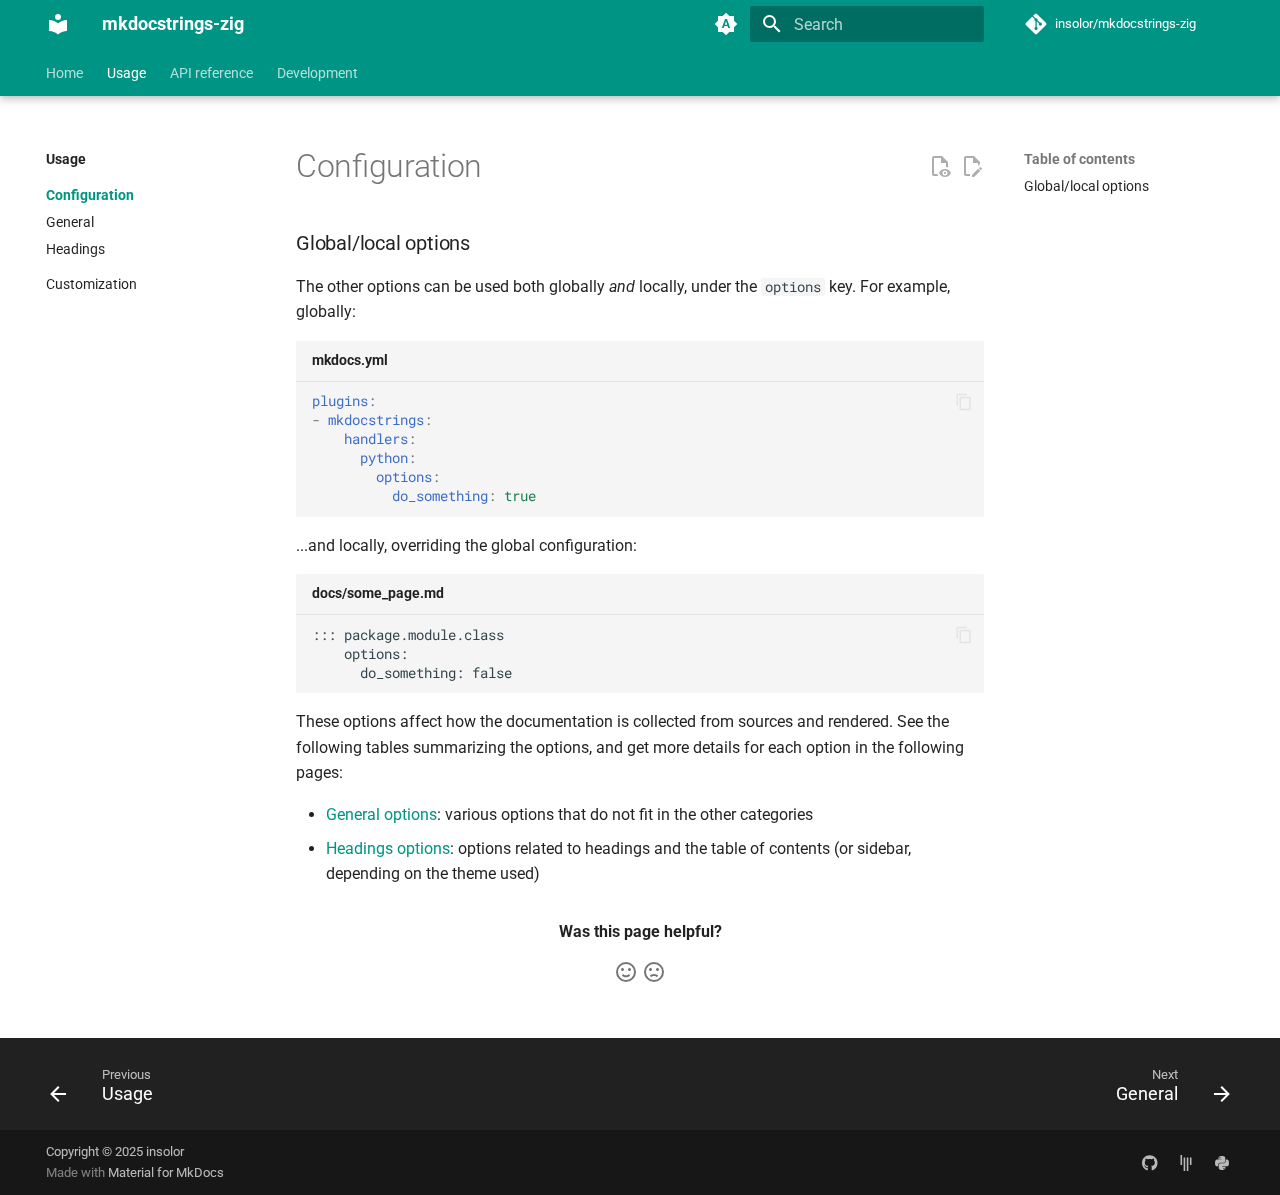
<file: usage/configuration/index.html>
<!doctype html>
<html lang="en" class="no-js">
  <head>
    
      <meta charset="utf-8">
      <meta name="viewport" content="width=device-width,initial-scale=1">
      
        <meta name="description" content="A Zig handler for mkdocstrings.">
      
      
      
        <link rel="canonical" href="https://insolor.github.io/mkdocstrings-zig/usage/configuration/">
      
      
        <link rel="prev" href="../">
      
      
        <link rel="next" href="general/">
      
      
      <link rel="icon" href="../../assets/images/favicon.png">
      <meta name="generator" content="mkdocs-1.6.1, mkdocs-material-9.6.15">
    
    
      
        <title>Configuration - mkdocstrings-zig</title>
      
    
    
      <link rel="stylesheet" href="../../assets/stylesheets/main.342714a4.min.css">
      
        
        <link rel="stylesheet" href="../../assets/stylesheets/palette.06af60db.min.css">
      
      


    
    
      
    
    
      
        
        
        <link rel="preconnect" href="https://fonts.gstatic.com" crossorigin>
        <link rel="stylesheet" href="https://fonts.googleapis.com/css?family=Roboto:300,300i,400,400i,700,700i%7CRoboto+Mono:400,400i,700,700i&display=fallback">
        <style>:root{--md-text-font:"Roboto";--md-code-font:"Roboto Mono"}</style>
      
    
    
      <link rel="stylesheet" href="../../assets/_markdown_exec_pyodide.css">
    
      <link rel="stylesheet" href="../../assets/_mkdocstrings.css">
    
      <link rel="stylesheet" href="../../css/material.css">
    
      <link rel="stylesheet" href="../../css/mkdocstrings.css">
    
    <script>__md_scope=new URL("../..",location),__md_hash=e=>[...e].reduce(((e,_)=>(e<<5)-e+_.charCodeAt(0)),0),__md_get=(e,_=localStorage,t=__md_scope)=>JSON.parse(_.getItem(t.pathname+"."+e)),__md_set=(e,_,t=localStorage,a=__md_scope)=>{try{t.setItem(a.pathname+"."+e,JSON.stringify(_))}catch(e){}}</script>
    
      
  


    
    
    
  </head>
  
  
    
    
      
    
    
    
    
    <body dir="ltr" data-md-color-scheme="default" data-md-color-primary="indigo" data-md-color-accent="indigo">
  
    
    <input class="md-toggle" data-md-toggle="drawer" type="checkbox" id="__drawer" autocomplete="off">
    <input class="md-toggle" data-md-toggle="search" type="checkbox" id="__search" autocomplete="off">
    <label class="md-overlay" for="__drawer"></label>
    <div data-md-component="skip">
      
        
        <a href="#configuration" class="md-skip">
          Skip to content
        </a>
      
    </div>
    <div data-md-component="announce">
      
    </div>
    
    
      

  

<header class="md-header md-header--shadow md-header--lifted" data-md-component="header">
  <nav class="md-header__inner md-grid" aria-label="Header">
    <a href="../.." title="mkdocstrings-zig" class="md-header__button md-logo" aria-label="mkdocstrings-zig" data-md-component="logo">
      
  
  <svg xmlns="http://www.w3.org/2000/svg" viewBox="0 0 24 24"><path d="M12 8a3 3 0 0 0 3-3 3 3 0 0 0-3-3 3 3 0 0 0-3 3 3 3 0 0 0 3 3m0 3.54C9.64 9.35 6.5 8 3 8v11c3.5 0 6.64 1.35 9 3.54 2.36-2.19 5.5-3.54 9-3.54V8c-3.5 0-6.64 1.35-9 3.54"/></svg>

    </a>
    <label class="md-header__button md-icon" for="__drawer">
      
      <svg xmlns="http://www.w3.org/2000/svg" viewBox="0 0 24 24"><path d="M3 6h18v2H3zm0 5h18v2H3zm0 5h18v2H3z"/></svg>
    </label>
    <div class="md-header__title" data-md-component="header-title">
      <div class="md-header__ellipsis">
        <div class="md-header__topic">
          <span class="md-ellipsis">
            mkdocstrings-zig
          </span>
        </div>
        <div class="md-header__topic" data-md-component="header-topic">
          <span class="md-ellipsis">
            
              Configuration
            
          </span>
        </div>
      </div>
    </div>
    
      
        <form class="md-header__option" data-md-component="palette">
  
    
    
    
    <input class="md-option" data-md-color-media="(prefers-color-scheme)" data-md-color-scheme="default" data-md-color-primary="indigo" data-md-color-accent="indigo"  aria-label="Switch to light mode"  type="radio" name="__palette" id="__palette_0">
    
      <label class="md-header__button md-icon" title="Switch to light mode" for="__palette_1" hidden>
        <svg xmlns="http://www.w3.org/2000/svg" viewBox="0 0 24 24"><path d="m14.3 16-.7-2h-3.2l-.7 2H7.8L11 7h2l3.2 9zM20 8.69V4h-4.69L12 .69 8.69 4H4v4.69L.69 12 4 15.31V20h4.69L12 23.31 15.31 20H20v-4.69L23.31 12zm-9.15 3.96h2.3L12 9z"/></svg>
      </label>
    
  
    
    
    
    <input class="md-option" data-md-color-media="(prefers-color-scheme: light)" data-md-color-scheme="default" data-md-color-primary="teal" data-md-color-accent="purple"  aria-label="Switch to dark mode"  type="radio" name="__palette" id="__palette_1">
    
      <label class="md-header__button md-icon" title="Switch to dark mode" for="__palette_2" hidden>
        <svg xmlns="http://www.w3.org/2000/svg" viewBox="0 0 24 24"><path d="M12 7a5 5 0 0 1 5 5 5 5 0 0 1-5 5 5 5 0 0 1-5-5 5 5 0 0 1 5-5m0 2a3 3 0 0 0-3 3 3 3 0 0 0 3 3 3 3 0 0 0 3-3 3 3 0 0 0-3-3m0-7 2.39 3.42C13.65 5.15 12.84 5 12 5s-1.65.15-2.39.42zM3.34 7l4.16-.35A7.2 7.2 0 0 0 5.94 8.5c-.44.74-.69 1.5-.83 2.29zm.02 10 1.76-3.77a7.131 7.131 0 0 0 2.38 4.14zM20.65 7l-1.77 3.79a7.02 7.02 0 0 0-2.38-4.15zm-.01 10-4.14.36c.59-.51 1.12-1.14 1.54-1.86.42-.73.69-1.5.83-2.29zM12 22l-2.41-3.44c.74.27 1.55.44 2.41.44.82 0 1.63-.17 2.37-.44z"/></svg>
      </label>
    
  
    
    
    
    <input class="md-option" data-md-color-media="(prefers-color-scheme: dark)" data-md-color-scheme="slate" data-md-color-primary="black" data-md-color-accent="lime"  aria-label="Switch to system preference"  type="radio" name="__palette" id="__palette_2">
    
      <label class="md-header__button md-icon" title="Switch to system preference" for="__palette_0" hidden>
        <svg xmlns="http://www.w3.org/2000/svg" viewBox="0 0 24 24"><path d="m17.75 4.09-2.53 1.94.91 3.06-2.63-1.81-2.63 1.81.91-3.06-2.53-1.94L12.44 4l1.06-3 1.06 3zm3.5 6.91-1.64 1.25.59 1.98-1.7-1.17-1.7 1.17.59-1.98L15.75 11l2.06-.05L18.5 9l.69 1.95zm-2.28 4.95c.83-.08 1.72 1.1 1.19 1.85-.32.45-.66.87-1.08 1.27C15.17 23 8.84 23 4.94 19.07c-3.91-3.9-3.91-10.24 0-14.14.4-.4.82-.76 1.27-1.08.75-.53 1.93.36 1.85 1.19-.27 2.86.69 5.83 2.89 8.02a9.96 9.96 0 0 0 8.02 2.89m-1.64 2.02a12.08 12.08 0 0 1-7.8-3.47c-2.17-2.19-3.33-5-3.49-7.82-2.81 3.14-2.7 7.96.31 10.98 3.02 3.01 7.84 3.12 10.98.31"/></svg>
      </label>
    
  
</form>
      
    
    
      <script>var palette=__md_get("__palette");if(palette&&palette.color){if("(prefers-color-scheme)"===palette.color.media){var media=matchMedia("(prefers-color-scheme: light)"),input=document.querySelector(media.matches?"[data-md-color-media='(prefers-color-scheme: light)']":"[data-md-color-media='(prefers-color-scheme: dark)']");palette.color.media=input.getAttribute("data-md-color-media"),palette.color.scheme=input.getAttribute("data-md-color-scheme"),palette.color.primary=input.getAttribute("data-md-color-primary"),palette.color.accent=input.getAttribute("data-md-color-accent")}for(var[key,value]of Object.entries(palette.color))document.body.setAttribute("data-md-color-"+key,value)}</script>
    
    
    
      
      
        <label class="md-header__button md-icon" for="__search">
          
          <svg xmlns="http://www.w3.org/2000/svg" viewBox="0 0 24 24"><path d="M9.5 3A6.5 6.5 0 0 1 16 9.5c0 1.61-.59 3.09-1.56 4.23l.27.27h.79l5 5-1.5 1.5-5-5v-.79l-.27-.27A6.52 6.52 0 0 1 9.5 16 6.5 6.5 0 0 1 3 9.5 6.5 6.5 0 0 1 9.5 3m0 2C7 5 5 7 5 9.5S7 14 9.5 14 14 12 14 9.5 12 5 9.5 5"/></svg>
        </label>
        <div class="md-search" data-md-component="search" role="dialog">
  <label class="md-search__overlay" for="__search"></label>
  <div class="md-search__inner" role="search">
    <form class="md-search__form" name="search">
      <input type="text" class="md-search__input" name="query" aria-label="Search" placeholder="Search" autocapitalize="off" autocorrect="off" autocomplete="off" spellcheck="false" data-md-component="search-query" required>
      <label class="md-search__icon md-icon" for="__search">
        
        <svg xmlns="http://www.w3.org/2000/svg" viewBox="0 0 24 24"><path d="M9.5 3A6.5 6.5 0 0 1 16 9.5c0 1.61-.59 3.09-1.56 4.23l.27.27h.79l5 5-1.5 1.5-5-5v-.79l-.27-.27A6.52 6.52 0 0 1 9.5 16 6.5 6.5 0 0 1 3 9.5 6.5 6.5 0 0 1 9.5 3m0 2C7 5 5 7 5 9.5S7 14 9.5 14 14 12 14 9.5 12 5 9.5 5"/></svg>
        
        <svg xmlns="http://www.w3.org/2000/svg" viewBox="0 0 24 24"><path d="M20 11v2H8l5.5 5.5-1.42 1.42L4.16 12l7.92-7.92L13.5 5.5 8 11z"/></svg>
      </label>
      <nav class="md-search__options" aria-label="Search">
        
        <button type="reset" class="md-search__icon md-icon" title="Clear" aria-label="Clear" tabindex="-1">
          
          <svg xmlns="http://www.w3.org/2000/svg" viewBox="0 0 24 24"><path d="M19 6.41 17.59 5 12 10.59 6.41 5 5 6.41 10.59 12 5 17.59 6.41 19 12 13.41 17.59 19 19 17.59 13.41 12z"/></svg>
        </button>
      </nav>
      
        <div class="md-search__suggest" data-md-component="search-suggest"></div>
      
    </form>
    <div class="md-search__output">
      <div class="md-search__scrollwrap" tabindex="0" data-md-scrollfix>
        <div class="md-search-result" data-md-component="search-result">
          <div class="md-search-result__meta">
            Initializing search
          </div>
          <ol class="md-search-result__list" role="presentation"></ol>
        </div>
      </div>
    </div>
  </div>
</div>
      
    
    
      <div class="md-header__source">
        <a href="https://github.com/insolor/mkdocstrings-zig" title="Go to repository" class="md-source" data-md-component="source">
  <div class="md-source__icon md-icon">
    
    <svg xmlns="http://www.w3.org/2000/svg" viewBox="0 0 448 512"><!--! Font Awesome Free 6.7.2 by @fontawesome - https://fontawesome.com License - https://fontawesome.com/license/free (Icons: CC BY 4.0, Fonts: SIL OFL 1.1, Code: MIT License) Copyright 2024 Fonticons, Inc.--><path d="M439.55 236.05 244 40.45a28.87 28.87 0 0 0-40.81 0l-40.66 40.63 51.52 51.52c27.06-9.14 52.68 16.77 43.39 43.68l49.66 49.66c34.23-11.8 61.18 31 35.47 56.69-26.49 26.49-70.21-2.87-56-37.34L240.22 199v121.85c25.3 12.54 22.26 41.85 9.08 55a34.34 34.34 0 0 1-48.55 0c-17.57-17.6-11.07-46.91 11.25-56v-123c-20.8-8.51-24.6-30.74-18.64-45L142.57 101 8.45 235.14a28.86 28.86 0 0 0 0 40.81l195.61 195.6a28.86 28.86 0 0 0 40.8 0l194.69-194.69a28.86 28.86 0 0 0 0-40.81"/></svg>
  </div>
  <div class="md-source__repository">
    insolor/mkdocstrings-zig
  </div>
</a>
      </div>
    
  </nav>
  
    
      
<nav class="md-tabs" aria-label="Tabs" data-md-component="tabs">
  <div class="md-grid">
    <ul class="md-tabs__list">
      
        
  
  
  
  
    
    
      <li class="md-tabs__item">
        <a href="../.." class="md-tabs__link">
          
  
  
  Home

        </a>
      </li>
    
  

      
        
  
  
  
    
  
  
    <li class="md-tabs__item md-tabs__item--active">
      <a href="../" class="md-tabs__link">
        
  
  
    
  
  Usage

      </a>
    </li>
  

      
        
  
  
  
  
    <li class="md-tabs__item">
      <a href="../../reference/api/" class="md-tabs__link">
        
  
  
    
  
  API reference

      </a>
    </li>
  

      
        
  
  
  
  
    
    
      <li class="md-tabs__item">
        <a href="../../contributing/" class="md-tabs__link">
          
  
  
  Development

        </a>
      </li>
    
  

      
    </ul>
  </div>
</nav>
    
  
</header>
    
    <div class="md-container" data-md-component="container">
      
      
        
      
      <main class="md-main" data-md-component="main">
        <div class="md-main__inner md-grid">
          
            
              
              <div class="md-sidebar md-sidebar--primary" data-md-component="sidebar" data-md-type="navigation" >
                <div class="md-sidebar__scrollwrap">
                  <div class="md-sidebar__inner">
                    


  


<nav class="md-nav md-nav--primary md-nav--lifted" aria-label="Navigation" data-md-level="0">
  <label class="md-nav__title" for="__drawer">
    <a href="../.." title="mkdocstrings-zig" class="md-nav__button md-logo" aria-label="mkdocstrings-zig" data-md-component="logo">
      
  
  <svg xmlns="http://www.w3.org/2000/svg" viewBox="0 0 24 24"><path d="M12 8a3 3 0 0 0 3-3 3 3 0 0 0-3-3 3 3 0 0 0-3 3 3 3 0 0 0 3 3m0 3.54C9.64 9.35 6.5 8 3 8v11c3.5 0 6.64 1.35 9 3.54 2.36-2.19 5.5-3.54 9-3.54V8c-3.5 0-6.64 1.35-9 3.54"/></svg>

    </a>
    mkdocstrings-zig
  </label>
  
    <div class="md-nav__source">
      <a href="https://github.com/insolor/mkdocstrings-zig" title="Go to repository" class="md-source" data-md-component="source">
  <div class="md-source__icon md-icon">
    
    <svg xmlns="http://www.w3.org/2000/svg" viewBox="0 0 448 512"><!--! Font Awesome Free 6.7.2 by @fontawesome - https://fontawesome.com License - https://fontawesome.com/license/free (Icons: CC BY 4.0, Fonts: SIL OFL 1.1, Code: MIT License) Copyright 2024 Fonticons, Inc.--><path d="M439.55 236.05 244 40.45a28.87 28.87 0 0 0-40.81 0l-40.66 40.63 51.52 51.52c27.06-9.14 52.68 16.77 43.39 43.68l49.66 49.66c34.23-11.8 61.18 31 35.47 56.69-26.49 26.49-70.21-2.87-56-37.34L240.22 199v121.85c25.3 12.54 22.26 41.85 9.08 55a34.34 34.34 0 0 1-48.55 0c-17.57-17.6-11.07-46.91 11.25-56v-123c-20.8-8.51-24.6-30.74-18.64-45L142.57 101 8.45 235.14a28.86 28.86 0 0 0 0 40.81l195.61 195.6a28.86 28.86 0 0 0 40.8 0l194.69-194.69a28.86 28.86 0 0 0 0-40.81"/></svg>
  </div>
  <div class="md-source__repository">
    insolor/mkdocstrings-zig
  </div>
</a>
    </div>
  
  <ul class="md-nav__list" data-md-scrollfix>
    
      
      
  
  
  
  
    
    
    
    
      
      
        
      
    
    
    <li class="md-nav__item md-nav__item--nested">
      
        
        
        <input class="md-nav__toggle md-toggle " type="checkbox" id="__nav_1" >
        
          
          <label class="md-nav__link" for="__nav_1" id="__nav_1_label" tabindex="0">
            
  
  
  <span class="md-ellipsis">
    Home
    
  </span>
  

            <span class="md-nav__icon md-icon"></span>
          </label>
        
        <nav class="md-nav" data-md-level="1" aria-labelledby="__nav_1_label" aria-expanded="false">
          <label class="md-nav__title" for="__nav_1">
            <span class="md-nav__icon md-icon"></span>
            Home
          </label>
          <ul class="md-nav__list" data-md-scrollfix>
            
              
                
  
  
  
  
    <li class="md-nav__item">
      <a href="../.." class="md-nav__link">
        
  
  
  <span class="md-ellipsis">
    Overview
    
  </span>
  

      </a>
    </li>
  

              
            
              
                
  
  
  
  
    <li class="md-nav__item">
      <a href="../../changelog/" class="md-nav__link">
        
  
  
  <span class="md-ellipsis">
    Changelog
    
  </span>
  

      </a>
    </li>
  

              
            
              
                
  
  
  
  
    <li class="md-nav__item">
      <a href="../../credits/" class="md-nav__link">
        
  
  
  <span class="md-ellipsis">
    Credits
    
  </span>
  

      </a>
    </li>
  

              
            
              
                
  
  
  
  
    <li class="md-nav__item">
      <a href="../../license/" class="md-nav__link">
        
  
  
  <span class="md-ellipsis">
    License
    
  </span>
  

      </a>
    </li>
  

              
            
          </ul>
        </nav>
      
    </li>
  

    
      
      
  
  
    
  
  
  
    
    
    
    
      
        
        
      
      
        
      
    
    
    <li class="md-nav__item md-nav__item--active md-nav__item--section md-nav__item--nested">
      
        
        
        <input class="md-nav__toggle md-toggle " type="checkbox" id="__nav_2" checked>
        
          
          <div class="md-nav__link md-nav__container">
            <a href="../" class="md-nav__link ">
              
  
  
  <span class="md-ellipsis">
    Usage
    
  </span>
  

            </a>
            
              
              <label class="md-nav__link " for="__nav_2" id="__nav_2_label" tabindex="">
                <span class="md-nav__icon md-icon"></span>
              </label>
            
          </div>
        
        <nav class="md-nav" data-md-level="1" aria-labelledby="__nav_2_label" aria-expanded="true">
          <label class="md-nav__title" for="__nav_2">
            <span class="md-nav__icon md-icon"></span>
            Usage
          </label>
          <ul class="md-nav__list" data-md-scrollfix>
            
              
                
  
  
    
  
  
  
    
    
    
    
      
      
        
          
          
        
      
    
    
    <li class="md-nav__item md-nav__item--active md-nav__item--section md-nav__item--nested">
      
        
        
        <input class="md-nav__toggle md-toggle " type="checkbox" id="__nav_2_1" checked>
        
          
          <div class="md-nav__link md-nav__container">
            <a href="./" class="md-nav__link md-nav__link--active">
              
  
  
  <span class="md-ellipsis">
    Configuration
    
  </span>
  

            </a>
            
              
              <label class="md-nav__link md-nav__link--active" for="__nav_2_1" id="__nav_2_1_label" tabindex="">
                <span class="md-nav__icon md-icon"></span>
              </label>
            
          </div>
        
        <nav class="md-nav" data-md-level="2" aria-labelledby="__nav_2_1_label" aria-expanded="true">
          <label class="md-nav__title" for="__nav_2_1">
            <span class="md-nav__icon md-icon"></span>
            Configuration
          </label>
          <ul class="md-nav__list" data-md-scrollfix>
            
              
                
  
  
  
  
    <li class="md-nav__item">
      <a href="general/" class="md-nav__link">
        
  
  
  <span class="md-ellipsis">
    General
    
  </span>
  

      </a>
    </li>
  

              
            
              
                
  
  
  
  
    <li class="md-nav__item">
      <a href="headings/" class="md-nav__link">
        
  
  
  <span class="md-ellipsis">
    Headings
    
  </span>
  

      </a>
    </li>
  

              
            
          </ul>
        </nav>
      
    </li>
  

              
            
              
                
  
  
  
  
    <li class="md-nav__item">
      <a href="../customization/" class="md-nav__link">
        
  
  
  <span class="md-ellipsis">
    Customization
    
  </span>
  

      </a>
    </li>
  

              
            
          </ul>
        </nav>
      
    </li>
  

    
      
      
  
  
  
  
    <li class="md-nav__item">
      <a href="../../reference/api/" class="md-nav__link">
        
  
  
  <span class="md-ellipsis">
    API reference
    
  </span>
  

      </a>
    </li>
  

    
      
      
  
  
  
  
    
    
    
    
      
      
        
      
    
    
    <li class="md-nav__item md-nav__item--nested">
      
        
        
        <input class="md-nav__toggle md-toggle " type="checkbox" id="__nav_4" >
        
          
          <label class="md-nav__link" for="__nav_4" id="__nav_4_label" tabindex="0">
            
  
  
  <span class="md-ellipsis">
    Development
    
  </span>
  

            <span class="md-nav__icon md-icon"></span>
          </label>
        
        <nav class="md-nav" data-md-level="1" aria-labelledby="__nav_4_label" aria-expanded="false">
          <label class="md-nav__title" for="__nav_4">
            <span class="md-nav__icon md-icon"></span>
            Development
          </label>
          <ul class="md-nav__list" data-md-scrollfix>
            
              
                
  
  
  
  
    <li class="md-nav__item">
      <a href="../../contributing/" class="md-nav__link">
        
  
  
  <span class="md-ellipsis">
    Contributing
    
  </span>
  

      </a>
    </li>
  

              
            
              
                
  
  
  
  
    <li class="md-nav__item">
      <a href="../../code_of_conduct/" class="md-nav__link">
        
  
  
  <span class="md-ellipsis">
    Code of Conduct
    
  </span>
  

      </a>
    </li>
  

              
            
              
                
  
  
  
  
    <li class="md-nav__item">
      <a href="../../coverage/" class="md-nav__link">
        
  
  
  <span class="md-ellipsis">
    Coverage report
    
  </span>
  

      </a>
    </li>
  

              
            
              
                
  
  
  
  
    <li class="md-nav__item">
      <a href="https://mkdocstrings.github.io/" class="md-nav__link">
        
  
  
  <span class="md-ellipsis">
    mkdocstrings
    
  </span>
  

      </a>
    </li>
  

              
            
          </ul>
        </nav>
      
    </li>
  

    
  </ul>
</nav>
                  </div>
                </div>
              </div>
            
            
              
              <div class="md-sidebar md-sidebar--secondary" data-md-component="sidebar" data-md-type="toc" >
                <div class="md-sidebar__scrollwrap">
                  <div class="md-sidebar__inner">
                    

<nav class="md-nav md-nav--secondary" aria-label="Table of contents">
  
  
  
    
  
  
    <label class="md-nav__title" for="__toc">
      <span class="md-nav__icon md-icon"></span>
      Table of contents
    </label>
    <ul class="md-nav__list" data-md-component="toc" data-md-scrollfix>
      
        <li class="md-nav__item">
  <a href="#globallocal-options" class="md-nav__link">
    <span class="md-ellipsis">
      Global/local options
    </span>
  </a>
  
</li>
      
    </ul>
  
</nav>
                  </div>
                </div>
              </div>
            
          
          
            <div class="md-content" data-md-component="content">
              <article class="md-content__inner md-typeset">
                
                  


  
    <a href="https://github.com/insolor/mkdocstrings-zig/edit/main/docs/usage/configuration/index.md" title="Edit this page" class="md-content__button md-icon" rel="edit">
      
      <svg xmlns="http://www.w3.org/2000/svg" viewBox="0 0 24 24"><path d="M10 20H6V4h7v5h5v3.1l2-2V8l-6-6H6c-1.1 0-2 .9-2 2v16c0 1.1.9 2 2 2h4zm10.2-7c.1 0 .3.1.4.2l1.3 1.3c.2.2.2.6 0 .8l-1 1-2.1-2.1 1-1c.1-.1.2-.2.4-.2m0 3.9L14.1 23H12v-2.1l6.1-6.1z"/></svg>
    </a>
  
  
    
      
    
    <a href="https://github.com/insolor/mkdocstrings-zig/raw/main/docs/usage/configuration/index.md" title="View source of this page" class="md-content__button md-icon">
      
      <svg xmlns="http://www.w3.org/2000/svg" viewBox="0 0 24 24"><path d="M17 18c.56 0 1 .44 1 1s-.44 1-1 1-1-.44-1-1 .44-1 1-1m0-3c-2.73 0-5.06 1.66-6 4 .94 2.34 3.27 4 6 4s5.06-1.66 6-4c-.94-2.34-3.27-4-6-4m0 6.5a2.5 2.5 0 0 1-2.5-2.5 2.5 2.5 0 0 1 2.5-2.5 2.5 2.5 0 0 1 2.5 2.5 2.5 2.5 0 0 1-2.5 2.5M9.27 20H6V4h7v5h5v4.07c.7.08 1.36.25 2 .49V8l-6-6H6a2 2 0 0 0-2 2v16a2 2 0 0 0 2 2h4.5a8.2 8.2 0 0 1-1.23-2"/></svg>
    </a>
  


<h1 id="configuration">Configuration<a class="headerlink" href="#configuration" title="Permanent link">&para;</a></h1>
<p><a href="" id="setting-options"></a></p>
<h3 id="globallocal-options">Global/local options<a class="headerlink" href="#globallocal-options" title="Permanent link">&para;</a></h3>
<p>The other options can be used both globally <em>and</em> locally, under the <code>options</code> key.
For example, globally:</p>
<div class="highlight"><span class="filename">mkdocs.yml</span><pre><span></span><code><span class="nt">plugins</span><span class="p">:</span>
<span class="p p-Indicator">-</span><span class="w"> </span><span class="nt">mkdocstrings</span><span class="p">:</span>
<span class="w">    </span><span class="nt">handlers</span><span class="p">:</span>
<span class="w">      </span><span class="nt">python</span><span class="p">:</span>
<span class="w">        </span><span class="nt">options</span><span class="p">:</span>
<span class="w">          </span><span class="nt">do_something</span><span class="p">:</span><span class="w"> </span><span class="l l-Scalar l-Scalar-Plain">true</span>
</code></pre></div>
<p>...and locally, overriding the global configuration:</p>
<div class="highlight"><span class="filename">docs/some_page.md</span><pre><span></span><code>::: package.module.class
    options:
      do_something: false
</code></pre></div>
<p>These options affect how the documentation is collected from sources and rendered.
See the following tables summarizing the options, and get more details for each option
in the following pages:</p>
<ul>
<li><a href="general/">General options</a>: various options that do not fit in the other categories</li>
<li><a href="headings/">Headings options</a>: options related to headings and the table of contents
    (or sidebar, depending on the theme used)</li>
</ul>









  



  <form class="md-feedback" name="feedback" hidden>
    <fieldset>
      <legend class="md-feedback__title">
        Was this page helpful?
      </legend>
      <div class="md-feedback__inner">
        <div class="md-feedback__list">
          
            <button class="md-feedback__icon md-icon" type="submit" title="This page was helpful" data-md-value="1">
              <svg xmlns="http://www.w3.org/2000/svg" viewBox="0 0 24 24"><path d="M20 12a8 8 0 0 0-8-8 8 8 0 0 0-8 8 8 8 0 0 0 8 8 8 8 0 0 0 8-8m2 0a10 10 0 0 1-10 10A10 10 0 0 1 2 12 10 10 0 0 1 12 2a10 10 0 0 1 10 10M10 9.5c0 .8-.7 1.5-1.5 1.5S7 10.3 7 9.5 7.7 8 8.5 8s1.5.7 1.5 1.5m7 0c0 .8-.7 1.5-1.5 1.5S14 10.3 14 9.5 14.7 8 15.5 8s1.5.7 1.5 1.5m-5 7.73c-1.75 0-3.29-.73-4.19-1.81L9.23 14c.45.72 1.52 1.23 2.77 1.23s2.32-.51 2.77-1.23l1.42 1.42c-.9 1.08-2.44 1.81-4.19 1.81"/></svg>
            </button>
          
            <button class="md-feedback__icon md-icon" type="submit" title="This page could be improved" data-md-value="0">
              <svg xmlns="http://www.w3.org/2000/svg" viewBox="0 0 24 24"><path d="M20 12a8 8 0 0 0-8-8 8 8 0 0 0-8 8 8 8 0 0 0 8 8 8 8 0 0 0 8-8m2 0a10 10 0 0 1-10 10A10 10 0 0 1 2 12 10 10 0 0 1 12 2a10 10 0 0 1 10 10m-6.5-4c.8 0 1.5.7 1.5 1.5s-.7 1.5-1.5 1.5-1.5-.7-1.5-1.5.7-1.5 1.5-1.5M10 9.5c0 .8-.7 1.5-1.5 1.5S7 10.3 7 9.5 7.7 8 8.5 8s1.5.7 1.5 1.5m2 4.5c1.75 0 3.29.72 4.19 1.81l-1.42 1.42C14.32 16.5 13.25 16 12 16s-2.32.5-2.77 1.23l-1.42-1.42C8.71 14.72 10.25 14 12 14"/></svg>
            </button>
          
        </div>
        <div class="md-feedback__note">
          
            <div data-md-value="1" hidden>
              
              
                
              
              
              
                
                
              
              Thanks for your feedback!
            </div>
          
            <div data-md-value="0" hidden>
              
              
                
              
              
              
                
                
              
              Let us know how we can improve this page.
            </div>
          
        </div>
      </div>
    </fieldset>
  </form>

<!-- Giscus -->
<!-- https://squidfunk.github.io/mkdocs-material/setup/adding-a-comment-system/#giscus-integration -->
<div id="feedback" style="display: none;">
    <h2 id="__comments">Feedback</h2>
    <script src="https://giscus.app/client.js"
        data-repo="insolor/mkdocstrings-zig"
        data-repo-id="R_kgDOOyMA0Q"
        data-category="Documentation"
        data-category-id="REPLACE WITH DISCUSSION CATEGORY ID"
        data-mapping="pathname"
        data-strict="1"
        data-reactions-enabled="0"
        data-emit-metadata="0"
        data-input-position="top"
        data-theme="preferred_color_scheme"
        data-lang="en"
        data-loading="lazy"
        crossorigin="anonymous"
        async>
    </script>

    <!-- Synchronize Giscus theme with palette -->
    <script>
        var giscus = document.querySelector("script[src*=giscus]")

        // Set palette on initial load
        var palette = __md_get("__palette")
        if (palette && typeof palette.color === "object") {
            var theme = palette.color.scheme === "slate"
                ? "transparent_dark"
                : "light"

            // Instruct Giscus to set theme
            giscus.setAttribute("data-theme", theme)
        }

        // Register event handlers after documented loaded
        document.addEventListener("DOMContentLoaded", function() {
            var ref = document.querySelector("[data-md-component=palette]")
            ref.addEventListener("change", function() {
                var palette = __md_get("__palette")
                if (palette && typeof palette.color === "object") {
                    var theme = palette.color.scheme === "slate"
                        ? "transparent_dark"
                        : "light"

                    // Instruct Giscus to change theme
                    var frame = document.querySelector(".giscus-frame")
                    frame.contentWindow.postMessage(
                        { giscus: { setConfig: { theme } } },
                        "https://giscus.app"
                    )
                }
            })
        })
    </script>
</div>
                
              </article>
            </div>
          
          
<script>var target=document.getElementById(location.hash.slice(1));target&&target.name&&(target.checked=target.name.startsWith("__tabbed_"))</script>
        </div>
        
          <button type="button" class="md-top md-icon" data-md-component="top" hidden>
  
  <svg xmlns="http://www.w3.org/2000/svg" viewBox="0 0 24 24"><path d="M13 20h-2V8l-5.5 5.5-1.42-1.42L12 4.16l7.92 7.92-1.42 1.42L13 8z"/></svg>
  Back to top
</button>
        
      </main>
      
        <footer class="md-footer">
  
    
      
      <nav class="md-footer__inner md-grid" aria-label="Footer" >
        
          
          <a href="../" class="md-footer__link md-footer__link--prev" aria-label="Previous: Usage">
            <div class="md-footer__button md-icon">
              
              <svg xmlns="http://www.w3.org/2000/svg" viewBox="0 0 24 24"><path d="M20 11v2H8l5.5 5.5-1.42 1.42L4.16 12l7.92-7.92L13.5 5.5 8 11z"/></svg>
            </div>
            <div class="md-footer__title">
              <span class="md-footer__direction">
                Previous
              </span>
              <div class="md-ellipsis">
                Usage
              </div>
            </div>
          </a>
        
        
          
          <a href="general/" class="md-footer__link md-footer__link--next" aria-label="Next: General">
            <div class="md-footer__title">
              <span class="md-footer__direction">
                Next
              </span>
              <div class="md-ellipsis">
                General
              </div>
            </div>
            <div class="md-footer__button md-icon">
              
              <svg xmlns="http://www.w3.org/2000/svg" viewBox="0 0 24 24"><path d="M4 11v2h12l-5.5 5.5 1.42 1.42L19.84 12l-7.92-7.92L10.5 5.5 16 11z"/></svg>
            </div>
          </a>
        
      </nav>
    
  
  <div class="md-footer-meta md-typeset">
    <div class="md-footer-meta__inner md-grid">
      <div class="md-copyright">
  
    <div class="md-copyright__highlight">
      Copyright &copy; 2025 insolor
    </div>
  
  
    Made with
    <a href="https://squidfunk.github.io/mkdocs-material/" target="_blank" rel="noopener">
      Material for MkDocs
    </a>
  
</div>
      
        <div class="md-social">
  
    
    
    
    
      
      
    
    <a href="https://github.com/insolor" target="_blank" rel="noopener" title="github.com" class="md-social__link">
      <svg xmlns="http://www.w3.org/2000/svg" viewBox="0 0 496 512"><!--! Font Awesome Free 6.7.2 by @fontawesome - https://fontawesome.com License - https://fontawesome.com/license/free (Icons: CC BY 4.0, Fonts: SIL OFL 1.1, Code: MIT License) Copyright 2024 Fonticons, Inc.--><path d="M165.9 397.4c0 2-2.3 3.6-5.2 3.6-3.3.3-5.6-1.3-5.6-3.6 0-2 2.3-3.6 5.2-3.6 3-.3 5.6 1.3 5.6 3.6m-31.1-4.5c-.7 2 1.3 4.3 4.3 4.9 2.6 1 5.6 0 6.2-2s-1.3-4.3-4.3-5.2c-2.6-.7-5.5.3-6.2 2.3m44.2-1.7c-2.9.7-4.9 2.6-4.6 4.9.3 2 2.9 3.3 5.9 2.6 2.9-.7 4.9-2.6 4.6-4.6-.3-1.9-3-3.2-5.9-2.9M244.8 8C106.1 8 0 113.3 0 252c0 110.9 69.8 205.8 169.5 239.2 12.8 2.3 17.3-5.6 17.3-12.1 0-6.2-.3-40.4-.3-61.4 0 0-70 15-84.7-29.8 0 0-11.4-29.1-27.8-36.6 0 0-22.9-15.7 1.6-15.4 0 0 24.9 2 38.6 25.8 21.9 38.6 58.6 27.5 72.9 20.9 2.3-16 8.8-27.1 16-33.7-55.9-6.2-112.3-14.3-112.3-110.5 0-27.5 7.6-41.3 23.6-58.9-2.6-6.5-11.1-33.3 2.6-67.9 20.9-6.5 69 27 69 27 20-5.6 41.5-8.5 62.8-8.5s42.8 2.9 62.8 8.5c0 0 48.1-33.6 69-27 13.7 34.7 5.2 61.4 2.6 67.9 16 17.7 25.8 31.5 25.8 58.9 0 96.5-58.9 104.2-114.8 110.5 9.2 7.9 17 22.9 17 46.4 0 33.7-.3 75.4-.3 83.6 0 6.5 4.6 14.4 17.3 12.1C428.2 457.8 496 362.9 496 252 496 113.3 383.5 8 244.8 8M97.2 352.9c-1.3 1-1 3.3.7 5.2 1.6 1.6 3.9 2.3 5.2 1 1.3-1 1-3.3-.7-5.2-1.6-1.6-3.9-2.3-5.2-1m-10.8-8.1c-.7 1.3.3 2.9 2.3 3.9 1.6 1 3.6.7 4.3-.7.7-1.3-.3-2.9-2.3-3.9-2-.6-3.6-.3-4.3.7m32.4 35.6c-1.6 1.3-1 4.3 1.3 6.2 2.3 2.3 5.2 2.6 6.5 1 1.3-1.3.7-4.3-1.3-6.2-2.2-2.3-5.2-2.6-6.5-1m-11.4-14.7c-1.6 1-1.6 3.6 0 5.9s4.3 3.3 5.6 2.3c1.6-1.3 1.6-3.9 0-6.2-1.4-2.3-4-3.3-5.6-2"/></svg>
    </a>
  
    
    
    
    
      
      
    
    <a href="https://gitter.im/mkdocstrings-zig/community" target="_blank" rel="noopener" title="gitter.im" class="md-social__link">
      <svg xmlns="http://www.w3.org/2000/svg" viewBox="0 0 384 512"><!--! Font Awesome Free 6.7.2 by @fontawesome - https://fontawesome.com License - https://fontawesome.com/license/free (Icons: CC BY 4.0, Fonts: SIL OFL 1.1, Code: MIT License) Copyright 2024 Fonticons, Inc.--><path d="M66.4 322.5H16V0h50.4zM166.9 76.1h-50.4V512h50.4zm100.6 0h-50.4V512h50.4zM368 76h-50.4v247H368z"/></svg>
    </a>
  
    
    
    
    
      
      
    
    <a href="https://pypi.org/project/mkdocstrings-zig/" target="_blank" rel="noopener" title="pypi.org" class="md-social__link">
      <svg xmlns="http://www.w3.org/2000/svg" viewBox="0 0 448 512"><!--! Font Awesome Free 6.7.2 by @fontawesome - https://fontawesome.com License - https://fontawesome.com/license/free (Icons: CC BY 4.0, Fonts: SIL OFL 1.1, Code: MIT License) Copyright 2024 Fonticons, Inc.--><path d="M439.8 200.5c-7.7-30.9-22.3-54.2-53.4-54.2h-40.1v47.4c0 36.8-31.2 67.8-66.8 67.8H172.7c-29.2 0-53.4 25-53.4 54.3v101.8c0 29 25.2 46 53.4 54.3 33.8 9.9 66.3 11.7 106.8 0 26.9-7.8 53.4-23.5 53.4-54.3v-40.7H226.2v-13.6h160.2c31.1 0 42.6-21.7 53.4-54.2 11.2-33.5 10.7-65.7 0-108.6M286.2 404c11.1 0 20.1 9.1 20.1 20.3 0 11.3-9 20.4-20.1 20.4-11 0-20.1-9.2-20.1-20.4.1-11.3 9.1-20.3 20.1-20.3M167.8 248.1h106.8c29.7 0 53.4-24.5 53.4-54.3V91.9c0-29-24.4-50.7-53.4-55.6-35.8-5.9-74.7-5.6-106.8.1-45.2 8-53.4 24.7-53.4 55.6v40.7h106.9v13.6h-147c-31.1 0-58.3 18.7-66.8 54.2-9.8 40.7-10.2 66.1 0 108.6 7.6 31.6 25.7 54.2 56.8 54.2H101v-48.8c0-35.3 30.5-66.4 66.8-66.4m-6.7-142.6c-11.1 0-20.1-9.1-20.1-20.3.1-11.3 9-20.4 20.1-20.4 11 0 20.1 9.2 20.1 20.4s-9 20.3-20.1 20.3"/></svg>
    </a>
  
</div>
      
    </div>
  </div>
</footer>
      
    </div>
    <div class="md-dialog" data-md-component="dialog">
      <div class="md-dialog__inner md-typeset"></div>
    </div>
    
    
    
      
      <script id="__config" type="application/json">{"base": "../..", "features": ["announce.dismiss", "content.action.edit", "content.action.view", "content.code.annotate", "content.code.copy", "content.tooltips", "navigation.footer", "navigation.instant.preview", "navigation.path", "navigation.sections", "navigation.tabs", "navigation.tabs.sticky", "navigation.top", "search.highlight", "search.suggest", "toc.follow"], "search": "../../assets/javascripts/workers/search.d50fe291.min.js", "tags": null, "translations": {"clipboard.copied": "Copied to clipboard", "clipboard.copy": "Copy to clipboard", "search.result.more.one": "1 more on this page", "search.result.more.other": "# more on this page", "search.result.none": "No matching documents", "search.result.one": "1 matching document", "search.result.other": "# matching documents", "search.result.placeholder": "Type to start searching", "search.result.term.missing": "Missing", "select.version": "Select version"}, "version": null}</script>
    
    
      <script src="../../assets/javascripts/bundle.56ea9cef.min.js"></script>
      
        <script src="../../assets/_markdown_exec_pyodide.js"></script>
      
        <script src="../../js/feedback.js"></script>
      
    
  </body>
</html>
</file>
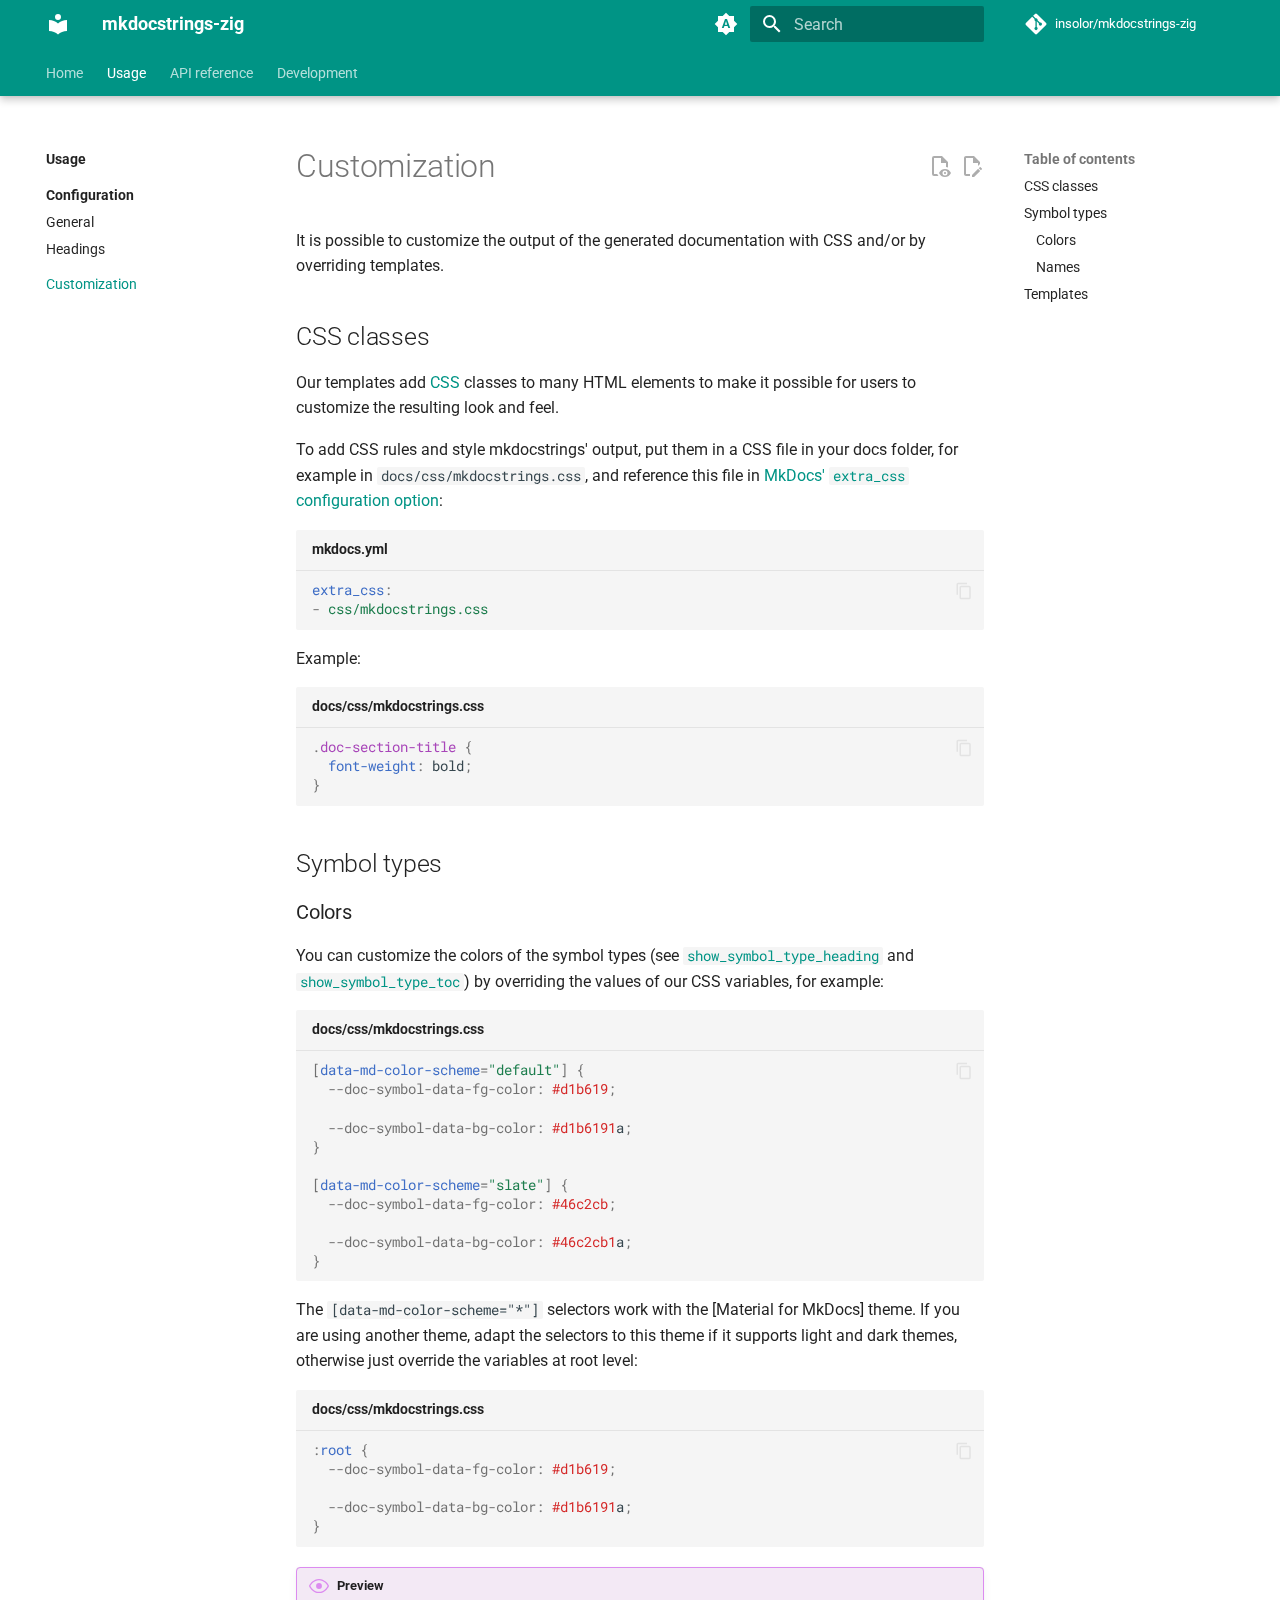
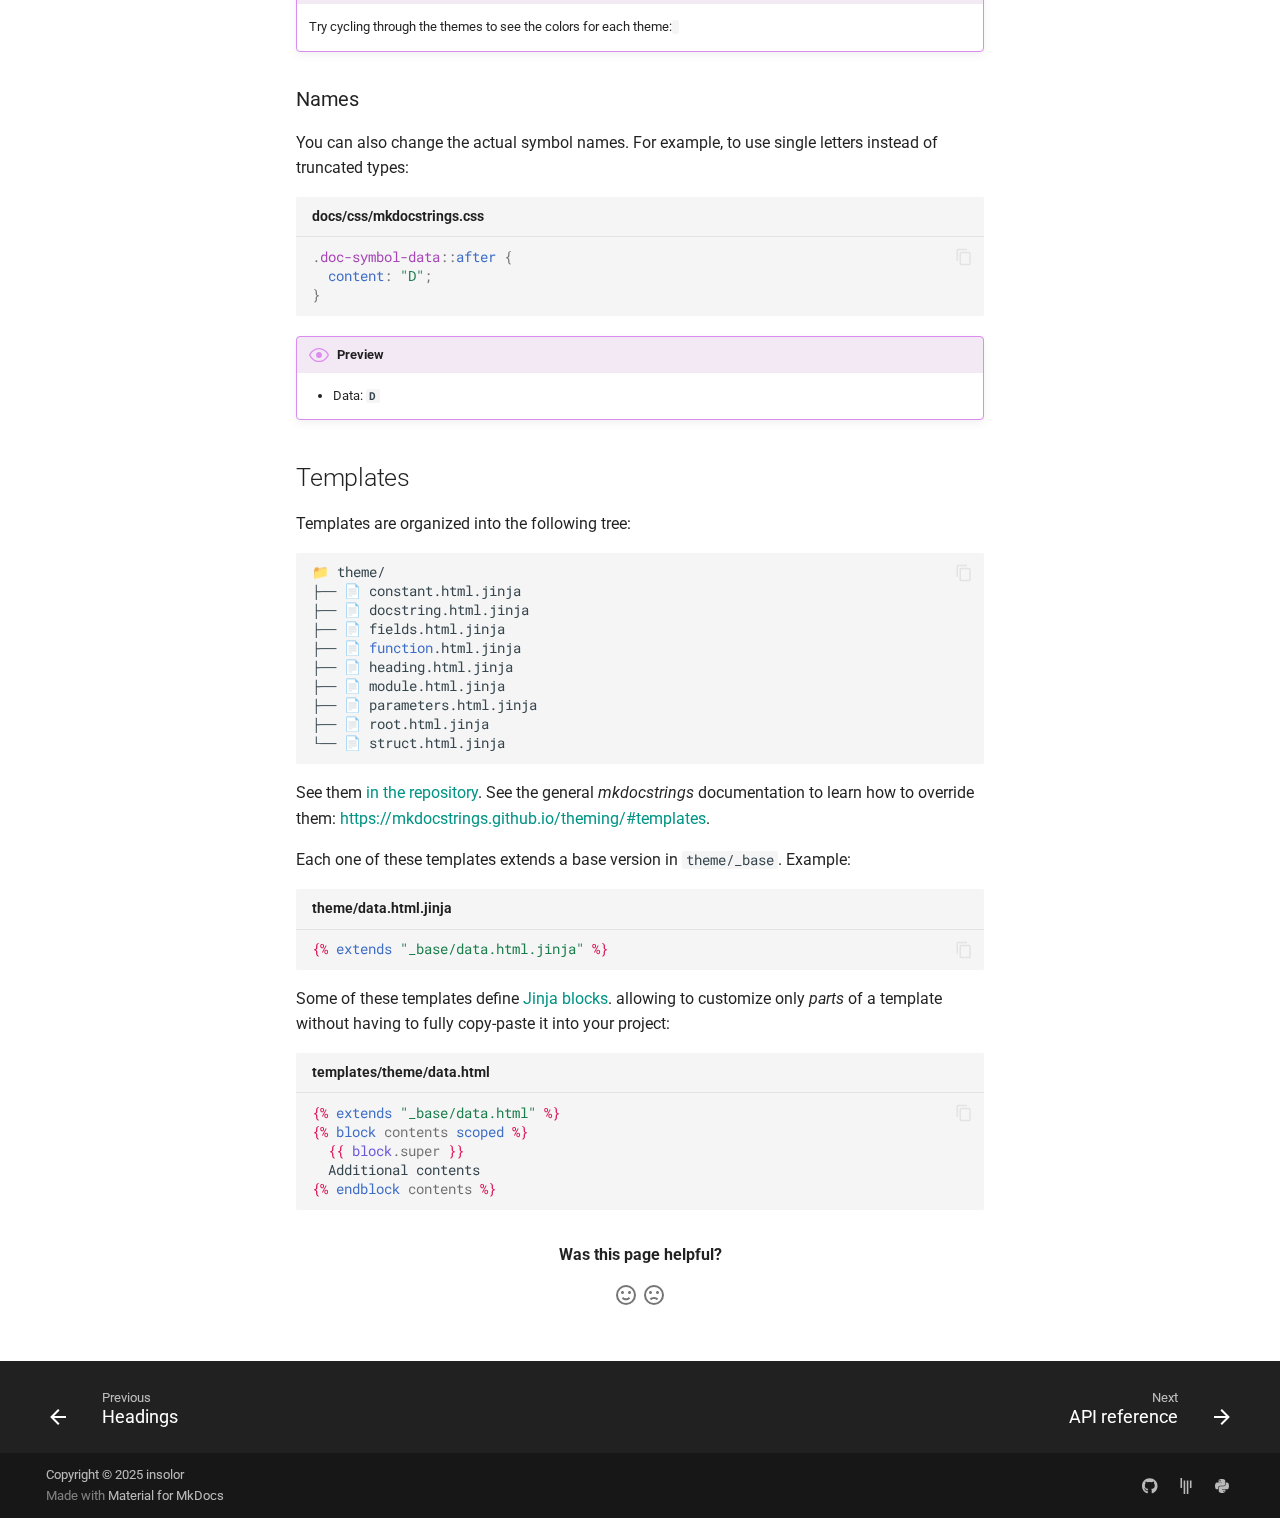
<file: usage/customization/index.html>
<!doctype html>
<html lang="en" class="no-js">
  <head>
    
      <meta charset="utf-8">
      <meta name="viewport" content="width=device-width,initial-scale=1">
      
        <meta name="description" content="A Zig handler for mkdocstrings.">
      
      
      
        <link rel="canonical" href="https://insolor.github.io/mkdocstrings-zig/usage/customization/">
      
      
        <link rel="prev" href="../configuration/headings/">
      
      
        <link rel="next" href="../../reference/api/">
      
      
      <link rel="icon" href="../../assets/images/favicon.png">
      <meta name="generator" content="mkdocs-1.6.1, mkdocs-material-9.6.15">
    
    
      
        <title>Customization - mkdocstrings-zig</title>
      
    
    
      <link rel="stylesheet" href="../../assets/stylesheets/main.342714a4.min.css">
      
        
        <link rel="stylesheet" href="../../assets/stylesheets/palette.06af60db.min.css">
      
      


    
    
      
    
    
      
        
        
        <link rel="preconnect" href="https://fonts.gstatic.com" crossorigin>
        <link rel="stylesheet" href="https://fonts.googleapis.com/css?family=Roboto:300,300i,400,400i,700,700i%7CRoboto+Mono:400,400i,700,700i&display=fallback">
        <style>:root{--md-text-font:"Roboto";--md-code-font:"Roboto Mono"}</style>
      
    
    
      <link rel="stylesheet" href="../../assets/_markdown_exec_pyodide.css">
    
      <link rel="stylesheet" href="../../assets/_mkdocstrings.css">
    
      <link rel="stylesheet" href="../../css/material.css">
    
      <link rel="stylesheet" href="../../css/mkdocstrings.css">
    
    <script>__md_scope=new URL("../..",location),__md_hash=e=>[...e].reduce(((e,_)=>(e<<5)-e+_.charCodeAt(0)),0),__md_get=(e,_=localStorage,t=__md_scope)=>JSON.parse(_.getItem(t.pathname+"."+e)),__md_set=(e,_,t=localStorage,a=__md_scope)=>{try{t.setItem(a.pathname+"."+e,JSON.stringify(_))}catch(e){}}</script>
    
      
  


    
    
    
  </head>
  
  
    
    
      
    
    
    
    
    <body dir="ltr" data-md-color-scheme="default" data-md-color-primary="indigo" data-md-color-accent="indigo">
  
    
    <input class="md-toggle" data-md-toggle="drawer" type="checkbox" id="__drawer" autocomplete="off">
    <input class="md-toggle" data-md-toggle="search" type="checkbox" id="__search" autocomplete="off">
    <label class="md-overlay" for="__drawer"></label>
    <div data-md-component="skip">
      
        
        <a href="#customization" class="md-skip">
          Skip to content
        </a>
      
    </div>
    <div data-md-component="announce">
      
    </div>
    
    
      

  

<header class="md-header md-header--shadow md-header--lifted" data-md-component="header">
  <nav class="md-header__inner md-grid" aria-label="Header">
    <a href="../.." title="mkdocstrings-zig" class="md-header__button md-logo" aria-label="mkdocstrings-zig" data-md-component="logo">
      
  
  <svg xmlns="http://www.w3.org/2000/svg" viewBox="0 0 24 24"><path d="M12 8a3 3 0 0 0 3-3 3 3 0 0 0-3-3 3 3 0 0 0-3 3 3 3 0 0 0 3 3m0 3.54C9.64 9.35 6.5 8 3 8v11c3.5 0 6.64 1.35 9 3.54 2.36-2.19 5.5-3.54 9-3.54V8c-3.5 0-6.64 1.35-9 3.54"/></svg>

    </a>
    <label class="md-header__button md-icon" for="__drawer">
      
      <svg xmlns="http://www.w3.org/2000/svg" viewBox="0 0 24 24"><path d="M3 6h18v2H3zm0 5h18v2H3zm0 5h18v2H3z"/></svg>
    </label>
    <div class="md-header__title" data-md-component="header-title">
      <div class="md-header__ellipsis">
        <div class="md-header__topic">
          <span class="md-ellipsis">
            mkdocstrings-zig
          </span>
        </div>
        <div class="md-header__topic" data-md-component="header-topic">
          <span class="md-ellipsis">
            
              Customization
            
          </span>
        </div>
      </div>
    </div>
    
      
        <form class="md-header__option" data-md-component="palette">
  
    
    
    
    <input class="md-option" data-md-color-media="(prefers-color-scheme)" data-md-color-scheme="default" data-md-color-primary="indigo" data-md-color-accent="indigo"  aria-label="Switch to light mode"  type="radio" name="__palette" id="__palette_0">
    
      <label class="md-header__button md-icon" title="Switch to light mode" for="__palette_1" hidden>
        <svg xmlns="http://www.w3.org/2000/svg" viewBox="0 0 24 24"><path d="m14.3 16-.7-2h-3.2l-.7 2H7.8L11 7h2l3.2 9zM20 8.69V4h-4.69L12 .69 8.69 4H4v4.69L.69 12 4 15.31V20h4.69L12 23.31 15.31 20H20v-4.69L23.31 12zm-9.15 3.96h2.3L12 9z"/></svg>
      </label>
    
  
    
    
    
    <input class="md-option" data-md-color-media="(prefers-color-scheme: light)" data-md-color-scheme="default" data-md-color-primary="teal" data-md-color-accent="purple"  aria-label="Switch to dark mode"  type="radio" name="__palette" id="__palette_1">
    
      <label class="md-header__button md-icon" title="Switch to dark mode" for="__palette_2" hidden>
        <svg xmlns="http://www.w3.org/2000/svg" viewBox="0 0 24 24"><path d="M12 7a5 5 0 0 1 5 5 5 5 0 0 1-5 5 5 5 0 0 1-5-5 5 5 0 0 1 5-5m0 2a3 3 0 0 0-3 3 3 3 0 0 0 3 3 3 3 0 0 0 3-3 3 3 0 0 0-3-3m0-7 2.39 3.42C13.65 5.15 12.84 5 12 5s-1.65.15-2.39.42zM3.34 7l4.16-.35A7.2 7.2 0 0 0 5.94 8.5c-.44.74-.69 1.5-.83 2.29zm.02 10 1.76-3.77a7.131 7.131 0 0 0 2.38 4.14zM20.65 7l-1.77 3.79a7.02 7.02 0 0 0-2.38-4.15zm-.01 10-4.14.36c.59-.51 1.12-1.14 1.54-1.86.42-.73.69-1.5.83-2.29zM12 22l-2.41-3.44c.74.27 1.55.44 2.41.44.82 0 1.63-.17 2.37-.44z"/></svg>
      </label>
    
  
    
    
    
    <input class="md-option" data-md-color-media="(prefers-color-scheme: dark)" data-md-color-scheme="slate" data-md-color-primary="black" data-md-color-accent="lime"  aria-label="Switch to system preference"  type="radio" name="__palette" id="__palette_2">
    
      <label class="md-header__button md-icon" title="Switch to system preference" for="__palette_0" hidden>
        <svg xmlns="http://www.w3.org/2000/svg" viewBox="0 0 24 24"><path d="m17.75 4.09-2.53 1.94.91 3.06-2.63-1.81-2.63 1.81.91-3.06-2.53-1.94L12.44 4l1.06-3 1.06 3zm3.5 6.91-1.64 1.25.59 1.98-1.7-1.17-1.7 1.17.59-1.98L15.75 11l2.06-.05L18.5 9l.69 1.95zm-2.28 4.95c.83-.08 1.72 1.1 1.19 1.85-.32.45-.66.87-1.08 1.27C15.17 23 8.84 23 4.94 19.07c-3.91-3.9-3.91-10.24 0-14.14.4-.4.82-.76 1.27-1.08.75-.53 1.93.36 1.85 1.19-.27 2.86.69 5.83 2.89 8.02a9.96 9.96 0 0 0 8.02 2.89m-1.64 2.02a12.08 12.08 0 0 1-7.8-3.47c-2.17-2.19-3.33-5-3.49-7.82-2.81 3.14-2.7 7.96.31 10.98 3.02 3.01 7.84 3.12 10.98.31"/></svg>
      </label>
    
  
</form>
      
    
    
      <script>var palette=__md_get("__palette");if(palette&&palette.color){if("(prefers-color-scheme)"===palette.color.media){var media=matchMedia("(prefers-color-scheme: light)"),input=document.querySelector(media.matches?"[data-md-color-media='(prefers-color-scheme: light)']":"[data-md-color-media='(prefers-color-scheme: dark)']");palette.color.media=input.getAttribute("data-md-color-media"),palette.color.scheme=input.getAttribute("data-md-color-scheme"),palette.color.primary=input.getAttribute("data-md-color-primary"),palette.color.accent=input.getAttribute("data-md-color-accent")}for(var[key,value]of Object.entries(palette.color))document.body.setAttribute("data-md-color-"+key,value)}</script>
    
    
    
      
      
        <label class="md-header__button md-icon" for="__search">
          
          <svg xmlns="http://www.w3.org/2000/svg" viewBox="0 0 24 24"><path d="M9.5 3A6.5 6.5 0 0 1 16 9.5c0 1.61-.59 3.09-1.56 4.23l.27.27h.79l5 5-1.5 1.5-5-5v-.79l-.27-.27A6.52 6.52 0 0 1 9.5 16 6.5 6.5 0 0 1 3 9.5 6.5 6.5 0 0 1 9.5 3m0 2C7 5 5 7 5 9.5S7 14 9.5 14 14 12 14 9.5 12 5 9.5 5"/></svg>
        </label>
        <div class="md-search" data-md-component="search" role="dialog">
  <label class="md-search__overlay" for="__search"></label>
  <div class="md-search__inner" role="search">
    <form class="md-search__form" name="search">
      <input type="text" class="md-search__input" name="query" aria-label="Search" placeholder="Search" autocapitalize="off" autocorrect="off" autocomplete="off" spellcheck="false" data-md-component="search-query" required>
      <label class="md-search__icon md-icon" for="__search">
        
        <svg xmlns="http://www.w3.org/2000/svg" viewBox="0 0 24 24"><path d="M9.5 3A6.5 6.5 0 0 1 16 9.5c0 1.61-.59 3.09-1.56 4.23l.27.27h.79l5 5-1.5 1.5-5-5v-.79l-.27-.27A6.52 6.52 0 0 1 9.5 16 6.5 6.5 0 0 1 3 9.5 6.5 6.5 0 0 1 9.5 3m0 2C7 5 5 7 5 9.5S7 14 9.5 14 14 12 14 9.5 12 5 9.5 5"/></svg>
        
        <svg xmlns="http://www.w3.org/2000/svg" viewBox="0 0 24 24"><path d="M20 11v2H8l5.5 5.5-1.42 1.42L4.16 12l7.92-7.92L13.5 5.5 8 11z"/></svg>
      </label>
      <nav class="md-search__options" aria-label="Search">
        
        <button type="reset" class="md-search__icon md-icon" title="Clear" aria-label="Clear" tabindex="-1">
          
          <svg xmlns="http://www.w3.org/2000/svg" viewBox="0 0 24 24"><path d="M19 6.41 17.59 5 12 10.59 6.41 5 5 6.41 10.59 12 5 17.59 6.41 19 12 13.41 17.59 19 19 17.59 13.41 12z"/></svg>
        </button>
      </nav>
      
        <div class="md-search__suggest" data-md-component="search-suggest"></div>
      
    </form>
    <div class="md-search__output">
      <div class="md-search__scrollwrap" tabindex="0" data-md-scrollfix>
        <div class="md-search-result" data-md-component="search-result">
          <div class="md-search-result__meta">
            Initializing search
          </div>
          <ol class="md-search-result__list" role="presentation"></ol>
        </div>
      </div>
    </div>
  </div>
</div>
      
    
    
      <div class="md-header__source">
        <a href="https://github.com/insolor/mkdocstrings-zig" title="Go to repository" class="md-source" data-md-component="source">
  <div class="md-source__icon md-icon">
    
    <svg xmlns="http://www.w3.org/2000/svg" viewBox="0 0 448 512"><!--! Font Awesome Free 6.7.2 by @fontawesome - https://fontawesome.com License - https://fontawesome.com/license/free (Icons: CC BY 4.0, Fonts: SIL OFL 1.1, Code: MIT License) Copyright 2024 Fonticons, Inc.--><path d="M439.55 236.05 244 40.45a28.87 28.87 0 0 0-40.81 0l-40.66 40.63 51.52 51.52c27.06-9.14 52.68 16.77 43.39 43.68l49.66 49.66c34.23-11.8 61.18 31 35.47 56.69-26.49 26.49-70.21-2.87-56-37.34L240.22 199v121.85c25.3 12.54 22.26 41.85 9.08 55a34.34 34.34 0 0 1-48.55 0c-17.57-17.6-11.07-46.91 11.25-56v-123c-20.8-8.51-24.6-30.74-18.64-45L142.57 101 8.45 235.14a28.86 28.86 0 0 0 0 40.81l195.61 195.6a28.86 28.86 0 0 0 40.8 0l194.69-194.69a28.86 28.86 0 0 0 0-40.81"/></svg>
  </div>
  <div class="md-source__repository">
    insolor/mkdocstrings-zig
  </div>
</a>
      </div>
    
  </nav>
  
    
      
<nav class="md-tabs" aria-label="Tabs" data-md-component="tabs">
  <div class="md-grid">
    <ul class="md-tabs__list">
      
        
  
  
  
  
    
    
      <li class="md-tabs__item">
        <a href="../.." class="md-tabs__link">
          
  
  
  Home

        </a>
      </li>
    
  

      
        
  
  
  
    
  
  
    <li class="md-tabs__item md-tabs__item--active">
      <a href="../" class="md-tabs__link">
        
  
  
    
  
  Usage

      </a>
    </li>
  

      
        
  
  
  
  
    <li class="md-tabs__item">
      <a href="../../reference/api/" class="md-tabs__link">
        
  
  
    
  
  API reference

      </a>
    </li>
  

      
        
  
  
  
  
    
    
      <li class="md-tabs__item">
        <a href="../../contributing/" class="md-tabs__link">
          
  
  
  Development

        </a>
      </li>
    
  

      
    </ul>
  </div>
</nav>
    
  
</header>
    
    <div class="md-container" data-md-component="container">
      
      
        
      
      <main class="md-main" data-md-component="main">
        <div class="md-main__inner md-grid">
          
            
              
              <div class="md-sidebar md-sidebar--primary" data-md-component="sidebar" data-md-type="navigation" >
                <div class="md-sidebar__scrollwrap">
                  <div class="md-sidebar__inner">
                    


  


<nav class="md-nav md-nav--primary md-nav--lifted" aria-label="Navigation" data-md-level="0">
  <label class="md-nav__title" for="__drawer">
    <a href="../.." title="mkdocstrings-zig" class="md-nav__button md-logo" aria-label="mkdocstrings-zig" data-md-component="logo">
      
  
  <svg xmlns="http://www.w3.org/2000/svg" viewBox="0 0 24 24"><path d="M12 8a3 3 0 0 0 3-3 3 3 0 0 0-3-3 3 3 0 0 0-3 3 3 3 0 0 0 3 3m0 3.54C9.64 9.35 6.5 8 3 8v11c3.5 0 6.64 1.35 9 3.54 2.36-2.19 5.5-3.54 9-3.54V8c-3.5 0-6.64 1.35-9 3.54"/></svg>

    </a>
    mkdocstrings-zig
  </label>
  
    <div class="md-nav__source">
      <a href="https://github.com/insolor/mkdocstrings-zig" title="Go to repository" class="md-source" data-md-component="source">
  <div class="md-source__icon md-icon">
    
    <svg xmlns="http://www.w3.org/2000/svg" viewBox="0 0 448 512"><!--! Font Awesome Free 6.7.2 by @fontawesome - https://fontawesome.com License - https://fontawesome.com/license/free (Icons: CC BY 4.0, Fonts: SIL OFL 1.1, Code: MIT License) Copyright 2024 Fonticons, Inc.--><path d="M439.55 236.05 244 40.45a28.87 28.87 0 0 0-40.81 0l-40.66 40.63 51.52 51.52c27.06-9.14 52.68 16.77 43.39 43.68l49.66 49.66c34.23-11.8 61.18 31 35.47 56.69-26.49 26.49-70.21-2.87-56-37.34L240.22 199v121.85c25.3 12.54 22.26 41.85 9.08 55a34.34 34.34 0 0 1-48.55 0c-17.57-17.6-11.07-46.91 11.25-56v-123c-20.8-8.51-24.6-30.74-18.64-45L142.57 101 8.45 235.14a28.86 28.86 0 0 0 0 40.81l195.61 195.6a28.86 28.86 0 0 0 40.8 0l194.69-194.69a28.86 28.86 0 0 0 0-40.81"/></svg>
  </div>
  <div class="md-source__repository">
    insolor/mkdocstrings-zig
  </div>
</a>
    </div>
  
  <ul class="md-nav__list" data-md-scrollfix>
    
      
      
  
  
  
  
    
    
    
    
      
      
        
      
    
    
    <li class="md-nav__item md-nav__item--nested">
      
        
        
        <input class="md-nav__toggle md-toggle " type="checkbox" id="__nav_1" >
        
          
          <label class="md-nav__link" for="__nav_1" id="__nav_1_label" tabindex="0">
            
  
  
  <span class="md-ellipsis">
    Home
    
  </span>
  

            <span class="md-nav__icon md-icon"></span>
          </label>
        
        <nav class="md-nav" data-md-level="1" aria-labelledby="__nav_1_label" aria-expanded="false">
          <label class="md-nav__title" for="__nav_1">
            <span class="md-nav__icon md-icon"></span>
            Home
          </label>
          <ul class="md-nav__list" data-md-scrollfix>
            
              
                
  
  
  
  
    <li class="md-nav__item">
      <a href="../.." class="md-nav__link">
        
  
  
  <span class="md-ellipsis">
    Overview
    
  </span>
  

      </a>
    </li>
  

              
            
              
                
  
  
  
  
    <li class="md-nav__item">
      <a href="../../changelog/" class="md-nav__link">
        
  
  
  <span class="md-ellipsis">
    Changelog
    
  </span>
  

      </a>
    </li>
  

              
            
              
                
  
  
  
  
    <li class="md-nav__item">
      <a href="../../credits/" class="md-nav__link">
        
  
  
  <span class="md-ellipsis">
    Credits
    
  </span>
  

      </a>
    </li>
  

              
            
              
                
  
  
  
  
    <li class="md-nav__item">
      <a href="../../license/" class="md-nav__link">
        
  
  
  <span class="md-ellipsis">
    License
    
  </span>
  

      </a>
    </li>
  

              
            
          </ul>
        </nav>
      
    </li>
  

    
      
      
  
  
    
  
  
  
    
    
    
    
      
        
        
      
      
        
      
    
    
    <li class="md-nav__item md-nav__item--active md-nav__item--section md-nav__item--nested">
      
        
        
        <input class="md-nav__toggle md-toggle " type="checkbox" id="__nav_2" checked>
        
          
          <div class="md-nav__link md-nav__container">
            <a href="../" class="md-nav__link ">
              
  
  
  <span class="md-ellipsis">
    Usage
    
  </span>
  

            </a>
            
              
              <label class="md-nav__link " for="__nav_2" id="__nav_2_label" tabindex="">
                <span class="md-nav__icon md-icon"></span>
              </label>
            
          </div>
        
        <nav class="md-nav" data-md-level="1" aria-labelledby="__nav_2_label" aria-expanded="true">
          <label class="md-nav__title" for="__nav_2">
            <span class="md-nav__icon md-icon"></span>
            Usage
          </label>
          <ul class="md-nav__list" data-md-scrollfix>
            
              
                
  
  
  
  
    
    
    
    
      
      
        
          
          
        
      
    
    
    <li class="md-nav__item md-nav__item--section md-nav__item--nested">
      
        
        
        <input class="md-nav__toggle md-toggle " type="checkbox" id="__nav_2_1" >
        
          
          <div class="md-nav__link md-nav__container">
            <a href="../configuration/" class="md-nav__link ">
              
  
  
  <span class="md-ellipsis">
    Configuration
    
  </span>
  

            </a>
            
              
              <label class="md-nav__link " for="__nav_2_1" id="__nav_2_1_label" tabindex="">
                <span class="md-nav__icon md-icon"></span>
              </label>
            
          </div>
        
        <nav class="md-nav" data-md-level="2" aria-labelledby="__nav_2_1_label" aria-expanded="false">
          <label class="md-nav__title" for="__nav_2_1">
            <span class="md-nav__icon md-icon"></span>
            Configuration
          </label>
          <ul class="md-nav__list" data-md-scrollfix>
            
              
                
  
  
  
  
    <li class="md-nav__item">
      <a href="../configuration/general/" class="md-nav__link">
        
  
  
  <span class="md-ellipsis">
    General
    
  </span>
  

      </a>
    </li>
  

              
            
              
                
  
  
  
  
    <li class="md-nav__item">
      <a href="../configuration/headings/" class="md-nav__link">
        
  
  
  <span class="md-ellipsis">
    Headings
    
  </span>
  

      </a>
    </li>
  

              
            
          </ul>
        </nav>
      
    </li>
  

              
            
              
                
  
  
    
  
  
  
    <li class="md-nav__item md-nav__item--active">
      
      <input class="md-nav__toggle md-toggle" type="checkbox" id="__toc">
      
      
        
      
      
        <label class="md-nav__link md-nav__link--active" for="__toc">
          
  
  
  <span class="md-ellipsis">
    Customization
    
  </span>
  

          <span class="md-nav__icon md-icon"></span>
        </label>
      
      <a href="./" class="md-nav__link md-nav__link--active">
        
  
  
  <span class="md-ellipsis">
    Customization
    
  </span>
  

      </a>
      
        

<nav class="md-nav md-nav--secondary" aria-label="Table of contents">
  
  
  
    
  
  
    <label class="md-nav__title" for="__toc">
      <span class="md-nav__icon md-icon"></span>
      Table of contents
    </label>
    <ul class="md-nav__list" data-md-component="toc" data-md-scrollfix>
      
        <li class="md-nav__item">
  <a href="#css-classes" class="md-nav__link">
    <span class="md-ellipsis">
      CSS classes
    </span>
  </a>
  
</li>
      
        <li class="md-nav__item">
  <a href="#symbol-types" class="md-nav__link">
    <span class="md-ellipsis">
      Symbol types
    </span>
  </a>
  
    <nav class="md-nav" aria-label="Symbol types">
      <ul class="md-nav__list">
        
          <li class="md-nav__item">
  <a href="#colors" class="md-nav__link">
    <span class="md-ellipsis">
      Colors
    </span>
  </a>
  
</li>
        
          <li class="md-nav__item">
  <a href="#names" class="md-nav__link">
    <span class="md-ellipsis">
      Names
    </span>
  </a>
  
</li>
        
      </ul>
    </nav>
  
</li>
      
        <li class="md-nav__item">
  <a href="#templates" class="md-nav__link">
    <span class="md-ellipsis">
      Templates
    </span>
  </a>
  
</li>
      
    </ul>
  
</nav>
      
    </li>
  

              
            
          </ul>
        </nav>
      
    </li>
  

    
      
      
  
  
  
  
    <li class="md-nav__item">
      <a href="../../reference/api/" class="md-nav__link">
        
  
  
  <span class="md-ellipsis">
    API reference
    
  </span>
  

      </a>
    </li>
  

    
      
      
  
  
  
  
    
    
    
    
      
      
        
      
    
    
    <li class="md-nav__item md-nav__item--nested">
      
        
        
        <input class="md-nav__toggle md-toggle " type="checkbox" id="__nav_4" >
        
          
          <label class="md-nav__link" for="__nav_4" id="__nav_4_label" tabindex="0">
            
  
  
  <span class="md-ellipsis">
    Development
    
  </span>
  

            <span class="md-nav__icon md-icon"></span>
          </label>
        
        <nav class="md-nav" data-md-level="1" aria-labelledby="__nav_4_label" aria-expanded="false">
          <label class="md-nav__title" for="__nav_4">
            <span class="md-nav__icon md-icon"></span>
            Development
          </label>
          <ul class="md-nav__list" data-md-scrollfix>
            
              
                
  
  
  
  
    <li class="md-nav__item">
      <a href="../../contributing/" class="md-nav__link">
        
  
  
  <span class="md-ellipsis">
    Contributing
    
  </span>
  

      </a>
    </li>
  

              
            
              
                
  
  
  
  
    <li class="md-nav__item">
      <a href="../../code_of_conduct/" class="md-nav__link">
        
  
  
  <span class="md-ellipsis">
    Code of Conduct
    
  </span>
  

      </a>
    </li>
  

              
            
              
                
  
  
  
  
    <li class="md-nav__item">
      <a href="../../coverage/" class="md-nav__link">
        
  
  
  <span class="md-ellipsis">
    Coverage report
    
  </span>
  

      </a>
    </li>
  

              
            
              
                
  
  
  
  
    <li class="md-nav__item">
      <a href="https://mkdocstrings.github.io/" class="md-nav__link">
        
  
  
  <span class="md-ellipsis">
    mkdocstrings
    
  </span>
  

      </a>
    </li>
  

              
            
          </ul>
        </nav>
      
    </li>
  

    
  </ul>
</nav>
                  </div>
                </div>
              </div>
            
            
              
              <div class="md-sidebar md-sidebar--secondary" data-md-component="sidebar" data-md-type="toc" >
                <div class="md-sidebar__scrollwrap">
                  <div class="md-sidebar__inner">
                    

<nav class="md-nav md-nav--secondary" aria-label="Table of contents">
  
  
  
    
  
  
    <label class="md-nav__title" for="__toc">
      <span class="md-nav__icon md-icon"></span>
      Table of contents
    </label>
    <ul class="md-nav__list" data-md-component="toc" data-md-scrollfix>
      
        <li class="md-nav__item">
  <a href="#css-classes" class="md-nav__link">
    <span class="md-ellipsis">
      CSS classes
    </span>
  </a>
  
</li>
      
        <li class="md-nav__item">
  <a href="#symbol-types" class="md-nav__link">
    <span class="md-ellipsis">
      Symbol types
    </span>
  </a>
  
    <nav class="md-nav" aria-label="Symbol types">
      <ul class="md-nav__list">
        
          <li class="md-nav__item">
  <a href="#colors" class="md-nav__link">
    <span class="md-ellipsis">
      Colors
    </span>
  </a>
  
</li>
        
          <li class="md-nav__item">
  <a href="#names" class="md-nav__link">
    <span class="md-ellipsis">
      Names
    </span>
  </a>
  
</li>
        
      </ul>
    </nav>
  
</li>
      
        <li class="md-nav__item">
  <a href="#templates" class="md-nav__link">
    <span class="md-ellipsis">
      Templates
    </span>
  </a>
  
</li>
      
    </ul>
  
</nav>
                  </div>
                </div>
              </div>
            
          
          
            <div class="md-content" data-md-component="content">
              <article class="md-content__inner md-typeset">
                
                  


  
    <a href="https://github.com/insolor/mkdocstrings-zig/edit/main/docs/usage/customization.md" title="Edit this page" class="md-content__button md-icon" rel="edit">
      
      <svg xmlns="http://www.w3.org/2000/svg" viewBox="0 0 24 24"><path d="M10 20H6V4h7v5h5v3.1l2-2V8l-6-6H6c-1.1 0-2 .9-2 2v16c0 1.1.9 2 2 2h4zm10.2-7c.1 0 .3.1.4.2l1.3 1.3c.2.2.2.6 0 .8l-1 1-2.1-2.1 1-1c.1-.1.2-.2.4-.2m0 3.9L14.1 23H12v-2.1l6.1-6.1z"/></svg>
    </a>
  
  
    
      
    
    <a href="https://github.com/insolor/mkdocstrings-zig/raw/main/docs/usage/customization.md" title="View source of this page" class="md-content__button md-icon">
      
      <svg xmlns="http://www.w3.org/2000/svg" viewBox="0 0 24 24"><path d="M17 18c.56 0 1 .44 1 1s-.44 1-1 1-1-.44-1-1 .44-1 1-1m0-3c-2.73 0-5.06 1.66-6 4 .94 2.34 3.27 4 6 4s5.06-1.66 6-4c-.94-2.34-3.27-4-6-4m0 6.5a2.5 2.5 0 0 1-2.5-2.5 2.5 2.5 0 0 1 2.5-2.5 2.5 2.5 0 0 1 2.5 2.5 2.5 2.5 0 0 1-2.5 2.5M9.27 20H6V4h7v5h5v4.07c.7.08 1.36.25 2 .49V8l-6-6H6a2 2 0 0 0-2 2v16a2 2 0 0 0 2 2h4.5a8.2 8.2 0 0 1-1.23-2"/></svg>
    </a>
  


<h1 id="customization">Customization<a class="headerlink" href="#customization" title="Permanent link">&para;</a></h1>
<p>It is possible to customize the output of the generated documentation with CSS
and/or by overriding templates.</p>
<h2 id="css-classes">CSS classes<a class="headerlink" href="#css-classes" title="Permanent link">&para;</a></h2>
<p>Our templates add <a href="https://www.w3schools.com/Css/">CSS</a> classes to many HTML elements
to make it possible for users to customize the resulting look and feel.</p>
<p>To add CSS rules and style mkdocstrings' output,
put them in a CSS file in your docs folder, for example in <code>docs/css/mkdocstrings.css</code>,
and reference this file in <a href="https://www.mkdocs.org/user-guide/configuration/#extra_css">MkDocs' <code>extra_css</code> configuration option</a>:</p>
<div class="highlight"><span class="filename">mkdocs.yml</span><pre><span></span><code><span class="nt">extra_css</span><span class="p">:</span>
<span class="p p-Indicator">-</span><span class="w"> </span><span class="l l-Scalar l-Scalar-Plain">css/mkdocstrings.css</span>
</code></pre></div>
<p>Example:</p>
<div class="highlight"><span class="filename">docs/css/mkdocstrings.css</span><pre><span></span><code><span class="p">.</span><span class="nc">doc-section-title</span><span class="w"> </span><span class="p">{</span>
<span class="w">  </span><span class="k">font-weight</span><span class="p">:</span><span class="w"> </span><span class="kc">bold</span><span class="p">;</span>
<span class="p">}</span>
</code></pre></div>
<h2 id="symbol-types">Symbol types<a class="headerlink" href="#symbol-types" title="Permanent link">&para;</a></h2>
<h3 id="colors">Colors<a class="headerlink" href="#colors" title="Permanent link">&para;</a></h3>
<p>You can customize the colors of the symbol types
(see <a class="autorefs autorefs-internal" href="../configuration/headings/#show_symbol_type_heading"><code>show_symbol_type_heading</code></a> and <a class="autorefs autorefs-internal" href="../configuration/headings/#show_symbol_type_toc"><code>show_symbol_type_toc</code></a>)
by overriding the values of our CSS variables, for example:</p>
<div class="highlight"><span class="filename">docs/css/mkdocstrings.css</span><pre><span></span><code><span class="o">[</span><span class="nt">data-md-color-scheme</span><span class="o">=</span><span class="s2">&quot;default&quot;</span><span class="o">]</span><span class="w"> </span><span class="p">{</span>
<span class="w">  </span><span class="nv">--doc-symbol-data-fg-color</span><span class="p">:</span><span class="w"> </span><span class="mh">#d1b619</span><span class="p">;</span>

<span class="w">  </span><span class="nv">--doc-symbol-data-bg-color</span><span class="p">:</span><span class="w"> </span><span class="mh">#d1b619</span><span class="mi">1</span><span class="n">a</span><span class="p">;</span>
<span class="p">}</span>

<span class="o">[</span><span class="nt">data-md-color-scheme</span><span class="o">=</span><span class="s2">&quot;slate&quot;</span><span class="o">]</span><span class="w"> </span><span class="p">{</span>
<span class="w">  </span><span class="nv">--doc-symbol-data-fg-color</span><span class="p">:</span><span class="w"> </span><span class="mh">#46c2cb</span><span class="p">;</span>

<span class="w">  </span><span class="nv">--doc-symbol-data-bg-color</span><span class="p">:</span><span class="w"> </span><span class="mh">#46c2cb</span><span class="mi">1</span><span class="n">a</span><span class="p">;</span>
<span class="p">}</span>
</code></pre></div>
<p>The <code>[data-md-color-scheme="*"]</code> selectors work with the [Material for MkDocs] theme.
If you are using another theme, adapt the selectors to this theme
if it supports light and dark themes,
otherwise just override the variables at root level:</p>
<div class="highlight"><span class="filename">docs/css/mkdocstrings.css</span><pre><span></span><code><span class="p">:</span><span class="nd">root</span><span class="w"> </span><span class="p">{</span>
<span class="w">  </span><span class="nv">--doc-symbol-data-fg-color</span><span class="p">:</span><span class="w"> </span><span class="mh">#d1b619</span><span class="p">;</span>

<span class="w">  </span><span class="nv">--doc-symbol-data-bg-color</span><span class="p">:</span><span class="w"> </span><span class="mh">#d1b619</span><span class="mi">1</span><span class="n">a</span><span class="p">;</span>
<span class="p">}</span>
</code></pre></div>
<div class="admonition preview">
<p class="admonition-title">Preview</p>
<div id="preview-symbol-colors">
  <style>
    [data-md-color-scheme="default"] #preview-symbol-colors {
      --doc-symbol-data-fg-color: #d1b619;

      --doc-symbol-data-bg-color: #d1b6191a;
    }

    [data-md-color-scheme="slate"] #preview-symbol-colors {
      --doc-symbol-data-fg-color: #46c2cb;

      --doc-symbol-data-bg-color: #46c2cb1a;
    }
  </style>
  <p>
    Try cycling through the themes to see the colors for each theme:
    <code class="doc-symbol doc-symbol-data"></code
  </p>
</div>

</div>
<h3 id="names">Names<a class="headerlink" href="#names" title="Permanent link">&para;</a></h3>
<p>You can also change the actual symbol names.
For example, to use single letters instead of truncated types:</p>
<div class="highlight"><span class="filename">docs/css/mkdocstrings.css</span><pre><span></span><code><span class="p">.</span><span class="nc">doc-symbol-data</span><span class="p">::</span><span class="nd">after</span><span class="w"> </span><span class="p">{</span>
<span class="w">  </span><span class="k">content</span><span class="p">:</span><span class="w"> </span><span class="s2">&quot;D&quot;</span><span class="p">;</span>
<span class="p">}</span>
</code></pre></div>
<div class="admonition preview">
<p class="admonition-title">Preview</p>
<div id="preview-symbol-names">
  <style>
    #preview-symbol-names .doc-symbol-data::after {
      content: "D";
    }
  </style>
  <ul>
    <li>Data: <code class="doc-symbol doc-symbol-data"></code></li>
  </ul>
</div>

</div>
<h2 id="templates">Templates<a class="headerlink" href="#templates" title="Permanent link">&para;</a></h2>
<p>Templates are organized into the following tree:</p>
<div class="highlight"><pre><span></span><code>📁<span class="w"> </span>theme/
├──<span class="w"> </span>📄<span class="w"> </span>constant.html.jinja
├──<span class="w"> </span>📄<span class="w"> </span>docstring.html.jinja
├──<span class="w"> </span>📄<span class="w"> </span>fields.html.jinja
├──<span class="w"> </span>📄<span class="w"> </span><span class="k">function</span>.html.jinja
├──<span class="w"> </span>📄<span class="w"> </span>heading.html.jinja
├──<span class="w"> </span>📄<span class="w"> </span>module.html.jinja
├──<span class="w"> </span>📄<span class="w"> </span>parameters.html.jinja
├──<span class="w"> </span>📄<span class="w"> </span>root.html.jinja
└──<span class="w"> </span>📄<span class="w"> </span>struct.html.jinja
</code></pre></div>
<p>See them <a href="https://github.com/mkdocstrings/mkdocstrings-zig/tree/main/src/mkdocstrings_handlers/zig/templates/">in the repository</a>.
See the general <em>mkdocstrings</em> documentation to learn how to override them: <a href="https://mkdocstrings.github.io/theming/#templates">https://mkdocstrings.github.io/theming/#templates</a>.</p>
<p>Each one of these templates extends a base version in <code>theme/_base</code>. Example:</p>
<div class="highlight"><span class="filename">theme/data.html.jinja</span><pre><span></span><code><span class="cp">{%</span> <span class="k">extends</span> <span class="s2">&quot;_base/data.html.jinja&quot;</span> <span class="cp">%}</span>
</code></pre></div>
<p>Some of these templates define <a href="https://jinja.palletsprojects.com/en/3.0.x/templates/#template-inheritance">Jinja blocks</a>.
allowing to customize only <em>parts</em> of a template
without having to fully copy-paste it into your project:</p>
<div class="highlight"><span class="filename">templates/theme/data.html</span><pre><span></span><code><span class="cp">{%</span> <span class="k">extends</span> <span class="s2">&quot;_base/data.html&quot;</span> <span class="cp">%}</span>
<span class="cp">{%</span> <span class="k">block</span> <span class="nv">contents</span> <span class="k">scoped</span> <span class="cp">%}</span>
<span class="x">  </span><span class="cp">{{</span> <span class="nb">block</span><span class="nv">.super</span> <span class="cp">}}</span>
<span class="x">  Additional contents</span>
<span class="cp">{%</span> <span class="k">endblock</span> <span class="nv">contents</span> <span class="cp">%}</span>
</code></pre></div>









  



  <form class="md-feedback" name="feedback" hidden>
    <fieldset>
      <legend class="md-feedback__title">
        Was this page helpful?
      </legend>
      <div class="md-feedback__inner">
        <div class="md-feedback__list">
          
            <button class="md-feedback__icon md-icon" type="submit" title="This page was helpful" data-md-value="1">
              <svg xmlns="http://www.w3.org/2000/svg" viewBox="0 0 24 24"><path d="M20 12a8 8 0 0 0-8-8 8 8 0 0 0-8 8 8 8 0 0 0 8 8 8 8 0 0 0 8-8m2 0a10 10 0 0 1-10 10A10 10 0 0 1 2 12 10 10 0 0 1 12 2a10 10 0 0 1 10 10M10 9.5c0 .8-.7 1.5-1.5 1.5S7 10.3 7 9.5 7.7 8 8.5 8s1.5.7 1.5 1.5m7 0c0 .8-.7 1.5-1.5 1.5S14 10.3 14 9.5 14.7 8 15.5 8s1.5.7 1.5 1.5m-5 7.73c-1.75 0-3.29-.73-4.19-1.81L9.23 14c.45.72 1.52 1.23 2.77 1.23s2.32-.51 2.77-1.23l1.42 1.42c-.9 1.08-2.44 1.81-4.19 1.81"/></svg>
            </button>
          
            <button class="md-feedback__icon md-icon" type="submit" title="This page could be improved" data-md-value="0">
              <svg xmlns="http://www.w3.org/2000/svg" viewBox="0 0 24 24"><path d="M20 12a8 8 0 0 0-8-8 8 8 0 0 0-8 8 8 8 0 0 0 8 8 8 8 0 0 0 8-8m2 0a10 10 0 0 1-10 10A10 10 0 0 1 2 12 10 10 0 0 1 12 2a10 10 0 0 1 10 10m-6.5-4c.8 0 1.5.7 1.5 1.5s-.7 1.5-1.5 1.5-1.5-.7-1.5-1.5.7-1.5 1.5-1.5M10 9.5c0 .8-.7 1.5-1.5 1.5S7 10.3 7 9.5 7.7 8 8.5 8s1.5.7 1.5 1.5m2 4.5c1.75 0 3.29.72 4.19 1.81l-1.42 1.42C14.32 16.5 13.25 16 12 16s-2.32.5-2.77 1.23l-1.42-1.42C8.71 14.72 10.25 14 12 14"/></svg>
            </button>
          
        </div>
        <div class="md-feedback__note">
          
            <div data-md-value="1" hidden>
              
              
                
              
              
              
                
                
              
              Thanks for your feedback!
            </div>
          
            <div data-md-value="0" hidden>
              
              
                
              
              
              
                
                
              
              Let us know how we can improve this page.
            </div>
          
        </div>
      </div>
    </fieldset>
  </form>

<!-- Giscus -->
<!-- https://squidfunk.github.io/mkdocs-material/setup/adding-a-comment-system/#giscus-integration -->
<div id="feedback" style="display: none;">
    <h2 id="__comments">Feedback</h2>
    <script src="https://giscus.app/client.js"
        data-repo="insolor/mkdocstrings-zig"
        data-repo-id="R_kgDOOyMA0Q"
        data-category="Documentation"
        data-category-id="REPLACE WITH DISCUSSION CATEGORY ID"
        data-mapping="pathname"
        data-strict="1"
        data-reactions-enabled="0"
        data-emit-metadata="0"
        data-input-position="top"
        data-theme="preferred_color_scheme"
        data-lang="en"
        data-loading="lazy"
        crossorigin="anonymous"
        async>
    </script>

    <!-- Synchronize Giscus theme with palette -->
    <script>
        var giscus = document.querySelector("script[src*=giscus]")

        // Set palette on initial load
        var palette = __md_get("__palette")
        if (palette && typeof palette.color === "object") {
            var theme = palette.color.scheme === "slate"
                ? "transparent_dark"
                : "light"

            // Instruct Giscus to set theme
            giscus.setAttribute("data-theme", theme)
        }

        // Register event handlers after documented loaded
        document.addEventListener("DOMContentLoaded", function() {
            var ref = document.querySelector("[data-md-component=palette]")
            ref.addEventListener("change", function() {
                var palette = __md_get("__palette")
                if (palette && typeof palette.color === "object") {
                    var theme = palette.color.scheme === "slate"
                        ? "transparent_dark"
                        : "light"

                    // Instruct Giscus to change theme
                    var frame = document.querySelector(".giscus-frame")
                    frame.contentWindow.postMessage(
                        { giscus: { setConfig: { theme } } },
                        "https://giscus.app"
                    )
                }
            })
        })
    </script>
</div>
                
              </article>
            </div>
          
          
<script>var target=document.getElementById(location.hash.slice(1));target&&target.name&&(target.checked=target.name.startsWith("__tabbed_"))</script>
        </div>
        
          <button type="button" class="md-top md-icon" data-md-component="top" hidden>
  
  <svg xmlns="http://www.w3.org/2000/svg" viewBox="0 0 24 24"><path d="M13 20h-2V8l-5.5 5.5-1.42-1.42L12 4.16l7.92 7.92-1.42 1.42L13 8z"/></svg>
  Back to top
</button>
        
      </main>
      
        <footer class="md-footer">
  
    
      
      <nav class="md-footer__inner md-grid" aria-label="Footer" >
        
          
          <a href="../configuration/headings/" class="md-footer__link md-footer__link--prev" aria-label="Previous: Headings">
            <div class="md-footer__button md-icon">
              
              <svg xmlns="http://www.w3.org/2000/svg" viewBox="0 0 24 24"><path d="M20 11v2H8l5.5 5.5-1.42 1.42L4.16 12l7.92-7.92L13.5 5.5 8 11z"/></svg>
            </div>
            <div class="md-footer__title">
              <span class="md-footer__direction">
                Previous
              </span>
              <div class="md-ellipsis">
                Headings
              </div>
            </div>
          </a>
        
        
          
          <a href="../../reference/api/" class="md-footer__link md-footer__link--next" aria-label="Next: API reference">
            <div class="md-footer__title">
              <span class="md-footer__direction">
                Next
              </span>
              <div class="md-ellipsis">
                API reference
              </div>
            </div>
            <div class="md-footer__button md-icon">
              
              <svg xmlns="http://www.w3.org/2000/svg" viewBox="0 0 24 24"><path d="M4 11v2h12l-5.5 5.5 1.42 1.42L19.84 12l-7.92-7.92L10.5 5.5 16 11z"/></svg>
            </div>
          </a>
        
      </nav>
    
  
  <div class="md-footer-meta md-typeset">
    <div class="md-footer-meta__inner md-grid">
      <div class="md-copyright">
  
    <div class="md-copyright__highlight">
      Copyright &copy; 2025 insolor
    </div>
  
  
    Made with
    <a href="https://squidfunk.github.io/mkdocs-material/" target="_blank" rel="noopener">
      Material for MkDocs
    </a>
  
</div>
      
        <div class="md-social">
  
    
    
    
    
      
      
    
    <a href="https://github.com/insolor" target="_blank" rel="noopener" title="github.com" class="md-social__link">
      <svg xmlns="http://www.w3.org/2000/svg" viewBox="0 0 496 512"><!--! Font Awesome Free 6.7.2 by @fontawesome - https://fontawesome.com License - https://fontawesome.com/license/free (Icons: CC BY 4.0, Fonts: SIL OFL 1.1, Code: MIT License) Copyright 2024 Fonticons, Inc.--><path d="M165.9 397.4c0 2-2.3 3.6-5.2 3.6-3.3.3-5.6-1.3-5.6-3.6 0-2 2.3-3.6 5.2-3.6 3-.3 5.6 1.3 5.6 3.6m-31.1-4.5c-.7 2 1.3 4.3 4.3 4.9 2.6 1 5.6 0 6.2-2s-1.3-4.3-4.3-5.2c-2.6-.7-5.5.3-6.2 2.3m44.2-1.7c-2.9.7-4.9 2.6-4.6 4.9.3 2 2.9 3.3 5.9 2.6 2.9-.7 4.9-2.6 4.6-4.6-.3-1.9-3-3.2-5.9-2.9M244.8 8C106.1 8 0 113.3 0 252c0 110.9 69.8 205.8 169.5 239.2 12.8 2.3 17.3-5.6 17.3-12.1 0-6.2-.3-40.4-.3-61.4 0 0-70 15-84.7-29.8 0 0-11.4-29.1-27.8-36.6 0 0-22.9-15.7 1.6-15.4 0 0 24.9 2 38.6 25.8 21.9 38.6 58.6 27.5 72.9 20.9 2.3-16 8.8-27.1 16-33.7-55.9-6.2-112.3-14.3-112.3-110.5 0-27.5 7.6-41.3 23.6-58.9-2.6-6.5-11.1-33.3 2.6-67.9 20.9-6.5 69 27 69 27 20-5.6 41.5-8.5 62.8-8.5s42.8 2.9 62.8 8.5c0 0 48.1-33.6 69-27 13.7 34.7 5.2 61.4 2.6 67.9 16 17.7 25.8 31.5 25.8 58.9 0 96.5-58.9 104.2-114.8 110.5 9.2 7.9 17 22.9 17 46.4 0 33.7-.3 75.4-.3 83.6 0 6.5 4.6 14.4 17.3 12.1C428.2 457.8 496 362.9 496 252 496 113.3 383.5 8 244.8 8M97.2 352.9c-1.3 1-1 3.3.7 5.2 1.6 1.6 3.9 2.3 5.2 1 1.3-1 1-3.3-.7-5.2-1.6-1.6-3.9-2.3-5.2-1m-10.8-8.1c-.7 1.3.3 2.9 2.3 3.9 1.6 1 3.6.7 4.3-.7.7-1.3-.3-2.9-2.3-3.9-2-.6-3.6-.3-4.3.7m32.4 35.6c-1.6 1.3-1 4.3 1.3 6.2 2.3 2.3 5.2 2.6 6.5 1 1.3-1.3.7-4.3-1.3-6.2-2.2-2.3-5.2-2.6-6.5-1m-11.4-14.7c-1.6 1-1.6 3.6 0 5.9s4.3 3.3 5.6 2.3c1.6-1.3 1.6-3.9 0-6.2-1.4-2.3-4-3.3-5.6-2"/></svg>
    </a>
  
    
    
    
    
      
      
    
    <a href="https://gitter.im/mkdocstrings-zig/community" target="_blank" rel="noopener" title="gitter.im" class="md-social__link">
      <svg xmlns="http://www.w3.org/2000/svg" viewBox="0 0 384 512"><!--! Font Awesome Free 6.7.2 by @fontawesome - https://fontawesome.com License - https://fontawesome.com/license/free (Icons: CC BY 4.0, Fonts: SIL OFL 1.1, Code: MIT License) Copyright 2024 Fonticons, Inc.--><path d="M66.4 322.5H16V0h50.4zM166.9 76.1h-50.4V512h50.4zm100.6 0h-50.4V512h50.4zM368 76h-50.4v247H368z"/></svg>
    </a>
  
    
    
    
    
      
      
    
    <a href="https://pypi.org/project/mkdocstrings-zig/" target="_blank" rel="noopener" title="pypi.org" class="md-social__link">
      <svg xmlns="http://www.w3.org/2000/svg" viewBox="0 0 448 512"><!--! Font Awesome Free 6.7.2 by @fontawesome - https://fontawesome.com License - https://fontawesome.com/license/free (Icons: CC BY 4.0, Fonts: SIL OFL 1.1, Code: MIT License) Copyright 2024 Fonticons, Inc.--><path d="M439.8 200.5c-7.7-30.9-22.3-54.2-53.4-54.2h-40.1v47.4c0 36.8-31.2 67.8-66.8 67.8H172.7c-29.2 0-53.4 25-53.4 54.3v101.8c0 29 25.2 46 53.4 54.3 33.8 9.9 66.3 11.7 106.8 0 26.9-7.8 53.4-23.5 53.4-54.3v-40.7H226.2v-13.6h160.2c31.1 0 42.6-21.7 53.4-54.2 11.2-33.5 10.7-65.7 0-108.6M286.2 404c11.1 0 20.1 9.1 20.1 20.3 0 11.3-9 20.4-20.1 20.4-11 0-20.1-9.2-20.1-20.4.1-11.3 9.1-20.3 20.1-20.3M167.8 248.1h106.8c29.7 0 53.4-24.5 53.4-54.3V91.9c0-29-24.4-50.7-53.4-55.6-35.8-5.9-74.7-5.6-106.8.1-45.2 8-53.4 24.7-53.4 55.6v40.7h106.9v13.6h-147c-31.1 0-58.3 18.7-66.8 54.2-9.8 40.7-10.2 66.1 0 108.6 7.6 31.6 25.7 54.2 56.8 54.2H101v-48.8c0-35.3 30.5-66.4 66.8-66.4m-6.7-142.6c-11.1 0-20.1-9.1-20.1-20.3.1-11.3 9-20.4 20.1-20.4 11 0 20.1 9.2 20.1 20.4s-9 20.3-20.1 20.3"/></svg>
    </a>
  
</div>
      
    </div>
  </div>
</footer>
      
    </div>
    <div class="md-dialog" data-md-component="dialog">
      <div class="md-dialog__inner md-typeset"></div>
    </div>
    
    
    
      
      <script id="__config" type="application/json">{"base": "../..", "features": ["announce.dismiss", "content.action.edit", "content.action.view", "content.code.annotate", "content.code.copy", "content.tooltips", "navigation.footer", "navigation.instant.preview", "navigation.path", "navigation.sections", "navigation.tabs", "navigation.tabs.sticky", "navigation.top", "search.highlight", "search.suggest", "toc.follow"], "search": "../../assets/javascripts/workers/search.d50fe291.min.js", "tags": null, "translations": {"clipboard.copied": "Copied to clipboard", "clipboard.copy": "Copy to clipboard", "search.result.more.one": "1 more on this page", "search.result.more.other": "# more on this page", "search.result.none": "No matching documents", "search.result.one": "1 matching document", "search.result.other": "# matching documents", "search.result.placeholder": "Type to start searching", "search.result.term.missing": "Missing", "select.version": "Select version"}, "version": null}</script>
    
    
      <script src="../../assets/javascripts/bundle.56ea9cef.min.js"></script>
      
        <script src="../../assets/_markdown_exec_pyodide.js"></script>
      
        <script src="../../js/feedback.js"></script>
      
    
  </body>
</html>
</file>
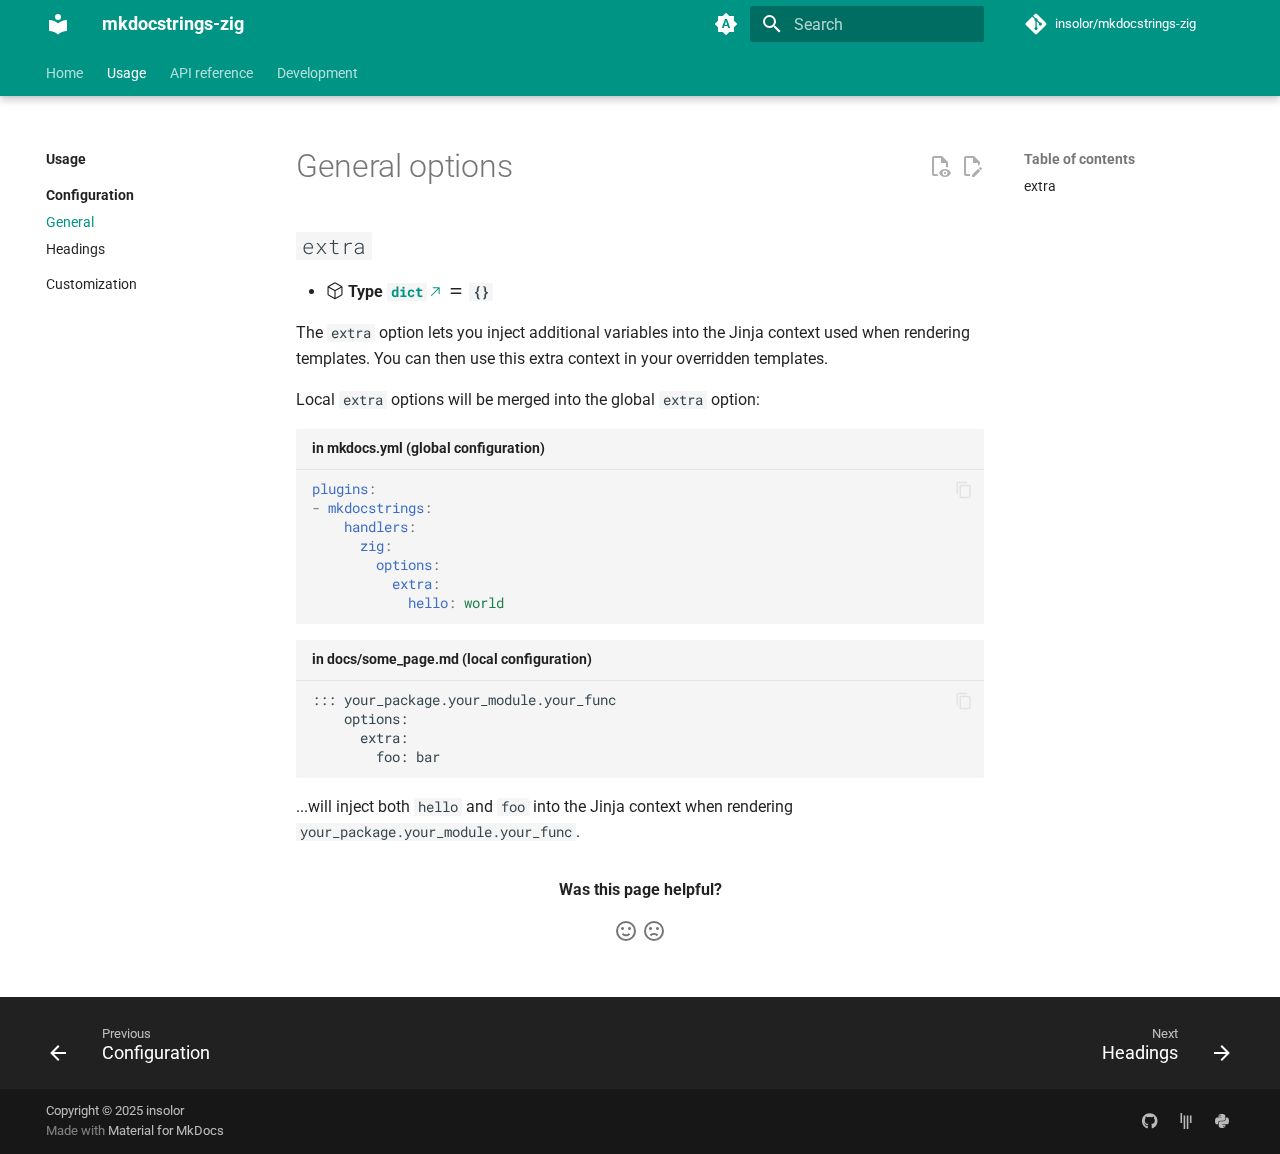
<file: usage/configuration/general/index.html>
<!doctype html>
<html lang="en" class="no-js">
  <head>
    
      <meta charset="utf-8">
      <meta name="viewport" content="width=device-width,initial-scale=1">
      
        <meta name="description" content="A Zig handler for mkdocstrings.">
      
      
      
        <link rel="canonical" href="https://insolor.github.io/mkdocstrings-zig/usage/configuration/general/">
      
      
        <link rel="prev" href="../">
      
      
        <link rel="next" href="../headings/">
      
      
      <link rel="icon" href="../../../assets/images/favicon.png">
      <meta name="generator" content="mkdocs-1.6.1, mkdocs-material-9.6.15">
    
    
      
        <title>General - mkdocstrings-zig</title>
      
    
    
      <link rel="stylesheet" href="../../../assets/stylesheets/main.342714a4.min.css">
      
        
        <link rel="stylesheet" href="../../../assets/stylesheets/palette.06af60db.min.css">
      
      


    
    
      
    
    
      
        
        
        <link rel="preconnect" href="https://fonts.gstatic.com" crossorigin>
        <link rel="stylesheet" href="https://fonts.googleapis.com/css?family=Roboto:300,300i,400,400i,700,700i%7CRoboto+Mono:400,400i,700,700i&display=fallback">
        <style>:root{--md-text-font:"Roboto";--md-code-font:"Roboto Mono"}</style>
      
    
    
      <link rel="stylesheet" href="../../../assets/_markdown_exec_pyodide.css">
    
      <link rel="stylesheet" href="../../../assets/_mkdocstrings.css">
    
      <link rel="stylesheet" href="../../../css/material.css">
    
      <link rel="stylesheet" href="../../../css/mkdocstrings.css">
    
    <script>__md_scope=new URL("../../..",location),__md_hash=e=>[...e].reduce(((e,_)=>(e<<5)-e+_.charCodeAt(0)),0),__md_get=(e,_=localStorage,t=__md_scope)=>JSON.parse(_.getItem(t.pathname+"."+e)),__md_set=(e,_,t=localStorage,a=__md_scope)=>{try{t.setItem(a.pathname+"."+e,JSON.stringify(_))}catch(e){}}</script>
    
      
  


    
    
    
  </head>
  
  
    
    
      
    
    
    
    
    <body dir="ltr" data-md-color-scheme="default" data-md-color-primary="indigo" data-md-color-accent="indigo">
  
    
    <input class="md-toggle" data-md-toggle="drawer" type="checkbox" id="__drawer" autocomplete="off">
    <input class="md-toggle" data-md-toggle="search" type="checkbox" id="__search" autocomplete="off">
    <label class="md-overlay" for="__drawer"></label>
    <div data-md-component="skip">
      
        
        <a href="#general-options" class="md-skip">
          Skip to content
        </a>
      
    </div>
    <div data-md-component="announce">
      
    </div>
    
    
      

  

<header class="md-header md-header--shadow md-header--lifted" data-md-component="header">
  <nav class="md-header__inner md-grid" aria-label="Header">
    <a href="../../.." title="mkdocstrings-zig" class="md-header__button md-logo" aria-label="mkdocstrings-zig" data-md-component="logo">
      
  
  <svg xmlns="http://www.w3.org/2000/svg" viewBox="0 0 24 24"><path d="M12 8a3 3 0 0 0 3-3 3 3 0 0 0-3-3 3 3 0 0 0-3 3 3 3 0 0 0 3 3m0 3.54C9.64 9.35 6.5 8 3 8v11c3.5 0 6.64 1.35 9 3.54 2.36-2.19 5.5-3.54 9-3.54V8c-3.5 0-6.64 1.35-9 3.54"/></svg>

    </a>
    <label class="md-header__button md-icon" for="__drawer">
      
      <svg xmlns="http://www.w3.org/2000/svg" viewBox="0 0 24 24"><path d="M3 6h18v2H3zm0 5h18v2H3zm0 5h18v2H3z"/></svg>
    </label>
    <div class="md-header__title" data-md-component="header-title">
      <div class="md-header__ellipsis">
        <div class="md-header__topic">
          <span class="md-ellipsis">
            mkdocstrings-zig
          </span>
        </div>
        <div class="md-header__topic" data-md-component="header-topic">
          <span class="md-ellipsis">
            
              General
            
          </span>
        </div>
      </div>
    </div>
    
      
        <form class="md-header__option" data-md-component="palette">
  
    
    
    
    <input class="md-option" data-md-color-media="(prefers-color-scheme)" data-md-color-scheme="default" data-md-color-primary="indigo" data-md-color-accent="indigo"  aria-label="Switch to light mode"  type="radio" name="__palette" id="__palette_0">
    
      <label class="md-header__button md-icon" title="Switch to light mode" for="__palette_1" hidden>
        <svg xmlns="http://www.w3.org/2000/svg" viewBox="0 0 24 24"><path d="m14.3 16-.7-2h-3.2l-.7 2H7.8L11 7h2l3.2 9zM20 8.69V4h-4.69L12 .69 8.69 4H4v4.69L.69 12 4 15.31V20h4.69L12 23.31 15.31 20H20v-4.69L23.31 12zm-9.15 3.96h2.3L12 9z"/></svg>
      </label>
    
  
    
    
    
    <input class="md-option" data-md-color-media="(prefers-color-scheme: light)" data-md-color-scheme="default" data-md-color-primary="teal" data-md-color-accent="purple"  aria-label="Switch to dark mode"  type="radio" name="__palette" id="__palette_1">
    
      <label class="md-header__button md-icon" title="Switch to dark mode" for="__palette_2" hidden>
        <svg xmlns="http://www.w3.org/2000/svg" viewBox="0 0 24 24"><path d="M12 7a5 5 0 0 1 5 5 5 5 0 0 1-5 5 5 5 0 0 1-5-5 5 5 0 0 1 5-5m0 2a3 3 0 0 0-3 3 3 3 0 0 0 3 3 3 3 0 0 0 3-3 3 3 0 0 0-3-3m0-7 2.39 3.42C13.65 5.15 12.84 5 12 5s-1.65.15-2.39.42zM3.34 7l4.16-.35A7.2 7.2 0 0 0 5.94 8.5c-.44.74-.69 1.5-.83 2.29zm.02 10 1.76-3.77a7.131 7.131 0 0 0 2.38 4.14zM20.65 7l-1.77 3.79a7.02 7.02 0 0 0-2.38-4.15zm-.01 10-4.14.36c.59-.51 1.12-1.14 1.54-1.86.42-.73.69-1.5.83-2.29zM12 22l-2.41-3.44c.74.27 1.55.44 2.41.44.82 0 1.63-.17 2.37-.44z"/></svg>
      </label>
    
  
    
    
    
    <input class="md-option" data-md-color-media="(prefers-color-scheme: dark)" data-md-color-scheme="slate" data-md-color-primary="black" data-md-color-accent="lime"  aria-label="Switch to system preference"  type="radio" name="__palette" id="__palette_2">
    
      <label class="md-header__button md-icon" title="Switch to system preference" for="__palette_0" hidden>
        <svg xmlns="http://www.w3.org/2000/svg" viewBox="0 0 24 24"><path d="m17.75 4.09-2.53 1.94.91 3.06-2.63-1.81-2.63 1.81.91-3.06-2.53-1.94L12.44 4l1.06-3 1.06 3zm3.5 6.91-1.64 1.25.59 1.98-1.7-1.17-1.7 1.17.59-1.98L15.75 11l2.06-.05L18.5 9l.69 1.95zm-2.28 4.95c.83-.08 1.72 1.1 1.19 1.85-.32.45-.66.87-1.08 1.27C15.17 23 8.84 23 4.94 19.07c-3.91-3.9-3.91-10.24 0-14.14.4-.4.82-.76 1.27-1.08.75-.53 1.93.36 1.85 1.19-.27 2.86.69 5.83 2.89 8.02a9.96 9.96 0 0 0 8.02 2.89m-1.64 2.02a12.08 12.08 0 0 1-7.8-3.47c-2.17-2.19-3.33-5-3.49-7.82-2.81 3.14-2.7 7.96.31 10.98 3.02 3.01 7.84 3.12 10.98.31"/></svg>
      </label>
    
  
</form>
      
    
    
      <script>var palette=__md_get("__palette");if(palette&&palette.color){if("(prefers-color-scheme)"===palette.color.media){var media=matchMedia("(prefers-color-scheme: light)"),input=document.querySelector(media.matches?"[data-md-color-media='(prefers-color-scheme: light)']":"[data-md-color-media='(prefers-color-scheme: dark)']");palette.color.media=input.getAttribute("data-md-color-media"),palette.color.scheme=input.getAttribute("data-md-color-scheme"),palette.color.primary=input.getAttribute("data-md-color-primary"),palette.color.accent=input.getAttribute("data-md-color-accent")}for(var[key,value]of Object.entries(palette.color))document.body.setAttribute("data-md-color-"+key,value)}</script>
    
    
    
      
      
        <label class="md-header__button md-icon" for="__search">
          
          <svg xmlns="http://www.w3.org/2000/svg" viewBox="0 0 24 24"><path d="M9.5 3A6.5 6.5 0 0 1 16 9.5c0 1.61-.59 3.09-1.56 4.23l.27.27h.79l5 5-1.5 1.5-5-5v-.79l-.27-.27A6.52 6.52 0 0 1 9.5 16 6.5 6.5 0 0 1 3 9.5 6.5 6.5 0 0 1 9.5 3m0 2C7 5 5 7 5 9.5S7 14 9.5 14 14 12 14 9.5 12 5 9.5 5"/></svg>
        </label>
        <div class="md-search" data-md-component="search" role="dialog">
  <label class="md-search__overlay" for="__search"></label>
  <div class="md-search__inner" role="search">
    <form class="md-search__form" name="search">
      <input type="text" class="md-search__input" name="query" aria-label="Search" placeholder="Search" autocapitalize="off" autocorrect="off" autocomplete="off" spellcheck="false" data-md-component="search-query" required>
      <label class="md-search__icon md-icon" for="__search">
        
        <svg xmlns="http://www.w3.org/2000/svg" viewBox="0 0 24 24"><path d="M9.5 3A6.5 6.5 0 0 1 16 9.5c0 1.61-.59 3.09-1.56 4.23l.27.27h.79l5 5-1.5 1.5-5-5v-.79l-.27-.27A6.52 6.52 0 0 1 9.5 16 6.5 6.5 0 0 1 3 9.5 6.5 6.5 0 0 1 9.5 3m0 2C7 5 5 7 5 9.5S7 14 9.5 14 14 12 14 9.5 12 5 9.5 5"/></svg>
        
        <svg xmlns="http://www.w3.org/2000/svg" viewBox="0 0 24 24"><path d="M20 11v2H8l5.5 5.5-1.42 1.42L4.16 12l7.92-7.92L13.5 5.5 8 11z"/></svg>
      </label>
      <nav class="md-search__options" aria-label="Search">
        
        <button type="reset" class="md-search__icon md-icon" title="Clear" aria-label="Clear" tabindex="-1">
          
          <svg xmlns="http://www.w3.org/2000/svg" viewBox="0 0 24 24"><path d="M19 6.41 17.59 5 12 10.59 6.41 5 5 6.41 10.59 12 5 17.59 6.41 19 12 13.41 17.59 19 19 17.59 13.41 12z"/></svg>
        </button>
      </nav>
      
        <div class="md-search__suggest" data-md-component="search-suggest"></div>
      
    </form>
    <div class="md-search__output">
      <div class="md-search__scrollwrap" tabindex="0" data-md-scrollfix>
        <div class="md-search-result" data-md-component="search-result">
          <div class="md-search-result__meta">
            Initializing search
          </div>
          <ol class="md-search-result__list" role="presentation"></ol>
        </div>
      </div>
    </div>
  </div>
</div>
      
    
    
      <div class="md-header__source">
        <a href="https://github.com/insolor/mkdocstrings-zig" title="Go to repository" class="md-source" data-md-component="source">
  <div class="md-source__icon md-icon">
    
    <svg xmlns="http://www.w3.org/2000/svg" viewBox="0 0 448 512"><!--! Font Awesome Free 6.7.2 by @fontawesome - https://fontawesome.com License - https://fontawesome.com/license/free (Icons: CC BY 4.0, Fonts: SIL OFL 1.1, Code: MIT License) Copyright 2024 Fonticons, Inc.--><path d="M439.55 236.05 244 40.45a28.87 28.87 0 0 0-40.81 0l-40.66 40.63 51.52 51.52c27.06-9.14 52.68 16.77 43.39 43.68l49.66 49.66c34.23-11.8 61.18 31 35.47 56.69-26.49 26.49-70.21-2.87-56-37.34L240.22 199v121.85c25.3 12.54 22.26 41.85 9.08 55a34.34 34.34 0 0 1-48.55 0c-17.57-17.6-11.07-46.91 11.25-56v-123c-20.8-8.51-24.6-30.74-18.64-45L142.57 101 8.45 235.14a28.86 28.86 0 0 0 0 40.81l195.61 195.6a28.86 28.86 0 0 0 40.8 0l194.69-194.69a28.86 28.86 0 0 0 0-40.81"/></svg>
  </div>
  <div class="md-source__repository">
    insolor/mkdocstrings-zig
  </div>
</a>
      </div>
    
  </nav>
  
    
      
<nav class="md-tabs" aria-label="Tabs" data-md-component="tabs">
  <div class="md-grid">
    <ul class="md-tabs__list">
      
        
  
  
  
  
    
    
      <li class="md-tabs__item">
        <a href="../../.." class="md-tabs__link">
          
  
  
  Home

        </a>
      </li>
    
  

      
        
  
  
  
    
  
  
    <li class="md-tabs__item md-tabs__item--active">
      <a href="../../" class="md-tabs__link">
        
  
  
    
  
  Usage

      </a>
    </li>
  

      
        
  
  
  
  
    <li class="md-tabs__item">
      <a href="../../../reference/api/" class="md-tabs__link">
        
  
  
    
  
  API reference

      </a>
    </li>
  

      
        
  
  
  
  
    
    
      <li class="md-tabs__item">
        <a href="../../../contributing/" class="md-tabs__link">
          
  
  
  Development

        </a>
      </li>
    
  

      
    </ul>
  </div>
</nav>
    
  
</header>
    
    <div class="md-container" data-md-component="container">
      
      
        
      
      <main class="md-main" data-md-component="main">
        <div class="md-main__inner md-grid">
          
            
              
              <div class="md-sidebar md-sidebar--primary" data-md-component="sidebar" data-md-type="navigation" >
                <div class="md-sidebar__scrollwrap">
                  <div class="md-sidebar__inner">
                    


  


<nav class="md-nav md-nav--primary md-nav--lifted" aria-label="Navigation" data-md-level="0">
  <label class="md-nav__title" for="__drawer">
    <a href="../../.." title="mkdocstrings-zig" class="md-nav__button md-logo" aria-label="mkdocstrings-zig" data-md-component="logo">
      
  
  <svg xmlns="http://www.w3.org/2000/svg" viewBox="0 0 24 24"><path d="M12 8a3 3 0 0 0 3-3 3 3 0 0 0-3-3 3 3 0 0 0-3 3 3 3 0 0 0 3 3m0 3.54C9.64 9.35 6.5 8 3 8v11c3.5 0 6.64 1.35 9 3.54 2.36-2.19 5.5-3.54 9-3.54V8c-3.5 0-6.64 1.35-9 3.54"/></svg>

    </a>
    mkdocstrings-zig
  </label>
  
    <div class="md-nav__source">
      <a href="https://github.com/insolor/mkdocstrings-zig" title="Go to repository" class="md-source" data-md-component="source">
  <div class="md-source__icon md-icon">
    
    <svg xmlns="http://www.w3.org/2000/svg" viewBox="0 0 448 512"><!--! Font Awesome Free 6.7.2 by @fontawesome - https://fontawesome.com License - https://fontawesome.com/license/free (Icons: CC BY 4.0, Fonts: SIL OFL 1.1, Code: MIT License) Copyright 2024 Fonticons, Inc.--><path d="M439.55 236.05 244 40.45a28.87 28.87 0 0 0-40.81 0l-40.66 40.63 51.52 51.52c27.06-9.14 52.68 16.77 43.39 43.68l49.66 49.66c34.23-11.8 61.18 31 35.47 56.69-26.49 26.49-70.21-2.87-56-37.34L240.22 199v121.85c25.3 12.54 22.26 41.85 9.08 55a34.34 34.34 0 0 1-48.55 0c-17.57-17.6-11.07-46.91 11.25-56v-123c-20.8-8.51-24.6-30.74-18.64-45L142.57 101 8.45 235.14a28.86 28.86 0 0 0 0 40.81l195.61 195.6a28.86 28.86 0 0 0 40.8 0l194.69-194.69a28.86 28.86 0 0 0 0-40.81"/></svg>
  </div>
  <div class="md-source__repository">
    insolor/mkdocstrings-zig
  </div>
</a>
    </div>
  
  <ul class="md-nav__list" data-md-scrollfix>
    
      
      
  
  
  
  
    
    
    
    
      
      
        
      
    
    
    <li class="md-nav__item md-nav__item--nested">
      
        
        
        <input class="md-nav__toggle md-toggle " type="checkbox" id="__nav_1" >
        
          
          <label class="md-nav__link" for="__nav_1" id="__nav_1_label" tabindex="0">
            
  
  
  <span class="md-ellipsis">
    Home
    
  </span>
  

            <span class="md-nav__icon md-icon"></span>
          </label>
        
        <nav class="md-nav" data-md-level="1" aria-labelledby="__nav_1_label" aria-expanded="false">
          <label class="md-nav__title" for="__nav_1">
            <span class="md-nav__icon md-icon"></span>
            Home
          </label>
          <ul class="md-nav__list" data-md-scrollfix>
            
              
                
  
  
  
  
    <li class="md-nav__item">
      <a href="../../.." class="md-nav__link">
        
  
  
  <span class="md-ellipsis">
    Overview
    
  </span>
  

      </a>
    </li>
  

              
            
              
                
  
  
  
  
    <li class="md-nav__item">
      <a href="../../../changelog/" class="md-nav__link">
        
  
  
  <span class="md-ellipsis">
    Changelog
    
  </span>
  

      </a>
    </li>
  

              
            
              
                
  
  
  
  
    <li class="md-nav__item">
      <a href="../../../credits/" class="md-nav__link">
        
  
  
  <span class="md-ellipsis">
    Credits
    
  </span>
  

      </a>
    </li>
  

              
            
              
                
  
  
  
  
    <li class="md-nav__item">
      <a href="../../../license/" class="md-nav__link">
        
  
  
  <span class="md-ellipsis">
    License
    
  </span>
  

      </a>
    </li>
  

              
            
          </ul>
        </nav>
      
    </li>
  

    
      
      
  
  
    
  
  
  
    
    
    
    
      
        
        
      
      
        
      
    
    
    <li class="md-nav__item md-nav__item--active md-nav__item--section md-nav__item--nested">
      
        
        
        <input class="md-nav__toggle md-toggle " type="checkbox" id="__nav_2" checked>
        
          
          <div class="md-nav__link md-nav__container">
            <a href="../../" class="md-nav__link ">
              
  
  
  <span class="md-ellipsis">
    Usage
    
  </span>
  

            </a>
            
              
              <label class="md-nav__link " for="__nav_2" id="__nav_2_label" tabindex="">
                <span class="md-nav__icon md-icon"></span>
              </label>
            
          </div>
        
        <nav class="md-nav" data-md-level="1" aria-labelledby="__nav_2_label" aria-expanded="true">
          <label class="md-nav__title" for="__nav_2">
            <span class="md-nav__icon md-icon"></span>
            Usage
          </label>
          <ul class="md-nav__list" data-md-scrollfix>
            
              
                
  
  
    
  
  
  
    
    
    
    
      
      
        
          
          
        
      
    
    
    <li class="md-nav__item md-nav__item--active md-nav__item--section md-nav__item--nested">
      
        
        
        <input class="md-nav__toggle md-toggle " type="checkbox" id="__nav_2_1" checked>
        
          
          <div class="md-nav__link md-nav__container">
            <a href="../" class="md-nav__link ">
              
  
  
  <span class="md-ellipsis">
    Configuration
    
  </span>
  

            </a>
            
              
              <label class="md-nav__link " for="__nav_2_1" id="__nav_2_1_label" tabindex="">
                <span class="md-nav__icon md-icon"></span>
              </label>
            
          </div>
        
        <nav class="md-nav" data-md-level="2" aria-labelledby="__nav_2_1_label" aria-expanded="true">
          <label class="md-nav__title" for="__nav_2_1">
            <span class="md-nav__icon md-icon"></span>
            Configuration
          </label>
          <ul class="md-nav__list" data-md-scrollfix>
            
              
                
  
  
    
  
  
  
    <li class="md-nav__item md-nav__item--active">
      
      <input class="md-nav__toggle md-toggle" type="checkbox" id="__toc">
      
      
        
      
      
        <label class="md-nav__link md-nav__link--active" for="__toc">
          
  
  
  <span class="md-ellipsis">
    General
    
  </span>
  

          <span class="md-nav__icon md-icon"></span>
        </label>
      
      <a href="./" class="md-nav__link md-nav__link--active">
        
  
  
  <span class="md-ellipsis">
    General
    
  </span>
  

      </a>
      
        

<nav class="md-nav md-nav--secondary" aria-label="Table of contents">
  
  
  
    
  
  
    <label class="md-nav__title" for="__toc">
      <span class="md-nav__icon md-icon"></span>
      Table of contents
    </label>
    <ul class="md-nav__list" data-md-component="toc" data-md-scrollfix>
      
        <li class="md-nav__item">
  <a href="#extra" class="md-nav__link">
    <span class="md-ellipsis">
      extra
    </span>
  </a>
  
</li>
      
    </ul>
  
</nav>
      
    </li>
  

              
            
              
                
  
  
  
  
    <li class="md-nav__item">
      <a href="../headings/" class="md-nav__link">
        
  
  
  <span class="md-ellipsis">
    Headings
    
  </span>
  

      </a>
    </li>
  

              
            
          </ul>
        </nav>
      
    </li>
  

              
            
              
                
  
  
  
  
    <li class="md-nav__item">
      <a href="../../customization/" class="md-nav__link">
        
  
  
  <span class="md-ellipsis">
    Customization
    
  </span>
  

      </a>
    </li>
  

              
            
          </ul>
        </nav>
      
    </li>
  

    
      
      
  
  
  
  
    <li class="md-nav__item">
      <a href="../../../reference/api/" class="md-nav__link">
        
  
  
  <span class="md-ellipsis">
    API reference
    
  </span>
  

      </a>
    </li>
  

    
      
      
  
  
  
  
    
    
    
    
      
      
        
      
    
    
    <li class="md-nav__item md-nav__item--nested">
      
        
        
        <input class="md-nav__toggle md-toggle " type="checkbox" id="__nav_4" >
        
          
          <label class="md-nav__link" for="__nav_4" id="__nav_4_label" tabindex="0">
            
  
  
  <span class="md-ellipsis">
    Development
    
  </span>
  

            <span class="md-nav__icon md-icon"></span>
          </label>
        
        <nav class="md-nav" data-md-level="1" aria-labelledby="__nav_4_label" aria-expanded="false">
          <label class="md-nav__title" for="__nav_4">
            <span class="md-nav__icon md-icon"></span>
            Development
          </label>
          <ul class="md-nav__list" data-md-scrollfix>
            
              
                
  
  
  
  
    <li class="md-nav__item">
      <a href="../../../contributing/" class="md-nav__link">
        
  
  
  <span class="md-ellipsis">
    Contributing
    
  </span>
  

      </a>
    </li>
  

              
            
              
                
  
  
  
  
    <li class="md-nav__item">
      <a href="../../../code_of_conduct/" class="md-nav__link">
        
  
  
  <span class="md-ellipsis">
    Code of Conduct
    
  </span>
  

      </a>
    </li>
  

              
            
              
                
  
  
  
  
    <li class="md-nav__item">
      <a href="../../../coverage/" class="md-nav__link">
        
  
  
  <span class="md-ellipsis">
    Coverage report
    
  </span>
  

      </a>
    </li>
  

              
            
              
                
  
  
  
  
    <li class="md-nav__item">
      <a href="https://mkdocstrings.github.io/" class="md-nav__link">
        
  
  
  <span class="md-ellipsis">
    mkdocstrings
    
  </span>
  

      </a>
    </li>
  

              
            
          </ul>
        </nav>
      
    </li>
  

    
  </ul>
</nav>
                  </div>
                </div>
              </div>
            
            
              
              <div class="md-sidebar md-sidebar--secondary" data-md-component="sidebar" data-md-type="toc" >
                <div class="md-sidebar__scrollwrap">
                  <div class="md-sidebar__inner">
                    

<nav class="md-nav md-nav--secondary" aria-label="Table of contents">
  
  
  
    
  
  
    <label class="md-nav__title" for="__toc">
      <span class="md-nav__icon md-icon"></span>
      Table of contents
    </label>
    <ul class="md-nav__list" data-md-component="toc" data-md-scrollfix>
      
        <li class="md-nav__item">
  <a href="#extra" class="md-nav__link">
    <span class="md-ellipsis">
      extra
    </span>
  </a>
  
</li>
      
    </ul>
  
</nav>
                  </div>
                </div>
              </div>
            
          
          
            <div class="md-content" data-md-component="content">
              <article class="md-content__inner md-typeset">
                
                  


  
    <a href="https://github.com/insolor/mkdocstrings-zig/edit/main/docs/usage/configuration/general.md" title="Edit this page" class="md-content__button md-icon" rel="edit">
      
      <svg xmlns="http://www.w3.org/2000/svg" viewBox="0 0 24 24"><path d="M10 20H6V4h7v5h5v3.1l2-2V8l-6-6H6c-1.1 0-2 .9-2 2v16c0 1.1.9 2 2 2h4zm10.2-7c.1 0 .3.1.4.2l1.3 1.3c.2.2.2.6 0 .8l-1 1-2.1-2.1 1-1c.1-.1.2-.2.4-.2m0 3.9L14.1 23H12v-2.1l6.1-6.1z"/></svg>
    </a>
  
  
    
      
    
    <a href="https://github.com/insolor/mkdocstrings-zig/raw/main/docs/usage/configuration/general.md" title="View source of this page" class="md-content__button md-icon">
      
      <svg xmlns="http://www.w3.org/2000/svg" viewBox="0 0 24 24"><path d="M17 18c.56 0 1 .44 1 1s-.44 1-1 1-1-.44-1-1 .44-1 1-1m0-3c-2.73 0-5.06 1.66-6 4 .94 2.34 3.27 4 6 4s5.06-1.66 6-4c-.94-2.34-3.27-4-6-4m0 6.5a2.5 2.5 0 0 1-2.5-2.5 2.5 2.5 0 0 1 2.5-2.5 2.5 2.5 0 0 1 2.5 2.5 2.5 2.5 0 0 1-2.5 2.5M9.27 20H6V4h7v5h5v4.07c.7.08 1.36.25 2 .49V8l-6-6H6a2 2 0 0 0-2 2v16a2 2 0 0 0 2 2h4.5a8.2 8.2 0 0 1-1.23-2"/></svg>
    </a>
  


<h1 id="general-options">General options<a class="headerlink" href="#general-options" title="Permanent link">&para;</a></h1>
<p><a href="" id="option-extra"></a></p>
<h2 id="extra"><code>extra</code><a class="headerlink" href="#extra" title="Permanent link">&para;</a></h2>
<ul>
<li><strong><span class="twemoji"><svg xmlns="http://www.w3.org/2000/svg" viewBox="0 0 24 24"><path d="M12.876.64V.639l8.25 4.763c.541.313.875.89.875 1.515v9.525a1.75 1.75 0 0 1-.875 1.516l-8.25 4.762a1.75 1.75 0 0 1-1.75 0l-8.25-4.763a1.75 1.75 0 0 1-.875-1.515V6.917c0-.625.334-1.202.875-1.515L11.126.64a1.75 1.75 0 0 1 1.75 0m-1 1.298L4.251 6.34l7.75 4.474 7.75-4.474-7.625-4.402a.25.25 0 0 0-.25 0m.875 19.123 7.625-4.402a.25.25 0 0 0 .125-.216V7.639l-7.75 4.474ZM3.501 7.64v8.803c0 .09.048.172.125.216l7.625 4.402v-8.947Z"/></svg></span> Type <a class="autorefs autorefs-external" href="https://docs.python.org/3/library/stdtypes.html#dict"><code>dict</code></a> <span class="twemoji"><svg xmlns="http://www.w3.org/2000/svg" viewBox="0 0 24 24"><path d="M19 10H5V8h14zm0 6H5v-2h14z"/></svg></span> <code title="default value">{}</code></strong></li>
</ul>
<p>The <code>extra</code> option lets you inject additional variables into the Jinja context used when rendering templates. You can then use this extra context in your overridden templates.</p>
<p>Local <code>extra</code> options will be merged into the global <code>extra</code> option:</p>
<div class="highlight"><span class="filename">in mkdocs.yml (global configuration)</span><pre><span></span><code><span class="nt">plugins</span><span class="p">:</span>
<span class="p p-Indicator">-</span><span class="w"> </span><span class="nt">mkdocstrings</span><span class="p">:</span>
<span class="w">    </span><span class="nt">handlers</span><span class="p">:</span>
<span class="w">      </span><span class="nt">zig</span><span class="p">:</span>
<span class="w">        </span><span class="nt">options</span><span class="p">:</span>
<span class="w">          </span><span class="nt">extra</span><span class="p">:</span>
<span class="w">            </span><span class="nt">hello</span><span class="p">:</span><span class="w"> </span><span class="l l-Scalar l-Scalar-Plain">world</span>
</code></pre></div>
<div class="highlight"><span class="filename">in docs/some_page.md (local configuration)</span><pre><span></span><code>::: your_package.your_module.your_func
    options:
      extra:
        foo: bar
</code></pre></div>
<p>...will inject both <code>hello</code> and <code>foo</code> into the Jinja context when rendering <code>your_package.your_module.your_func</code>.</p>









  



  <form class="md-feedback" name="feedback" hidden>
    <fieldset>
      <legend class="md-feedback__title">
        Was this page helpful?
      </legend>
      <div class="md-feedback__inner">
        <div class="md-feedback__list">
          
            <button class="md-feedback__icon md-icon" type="submit" title="This page was helpful" data-md-value="1">
              <svg xmlns="http://www.w3.org/2000/svg" viewBox="0 0 24 24"><path d="M20 12a8 8 0 0 0-8-8 8 8 0 0 0-8 8 8 8 0 0 0 8 8 8 8 0 0 0 8-8m2 0a10 10 0 0 1-10 10A10 10 0 0 1 2 12 10 10 0 0 1 12 2a10 10 0 0 1 10 10M10 9.5c0 .8-.7 1.5-1.5 1.5S7 10.3 7 9.5 7.7 8 8.5 8s1.5.7 1.5 1.5m7 0c0 .8-.7 1.5-1.5 1.5S14 10.3 14 9.5 14.7 8 15.5 8s1.5.7 1.5 1.5m-5 7.73c-1.75 0-3.29-.73-4.19-1.81L9.23 14c.45.72 1.52 1.23 2.77 1.23s2.32-.51 2.77-1.23l1.42 1.42c-.9 1.08-2.44 1.81-4.19 1.81"/></svg>
            </button>
          
            <button class="md-feedback__icon md-icon" type="submit" title="This page could be improved" data-md-value="0">
              <svg xmlns="http://www.w3.org/2000/svg" viewBox="0 0 24 24"><path d="M20 12a8 8 0 0 0-8-8 8 8 0 0 0-8 8 8 8 0 0 0 8 8 8 8 0 0 0 8-8m2 0a10 10 0 0 1-10 10A10 10 0 0 1 2 12 10 10 0 0 1 12 2a10 10 0 0 1 10 10m-6.5-4c.8 0 1.5.7 1.5 1.5s-.7 1.5-1.5 1.5-1.5-.7-1.5-1.5.7-1.5 1.5-1.5M10 9.5c0 .8-.7 1.5-1.5 1.5S7 10.3 7 9.5 7.7 8 8.5 8s1.5.7 1.5 1.5m2 4.5c1.75 0 3.29.72 4.19 1.81l-1.42 1.42C14.32 16.5 13.25 16 12 16s-2.32.5-2.77 1.23l-1.42-1.42C8.71 14.72 10.25 14 12 14"/></svg>
            </button>
          
        </div>
        <div class="md-feedback__note">
          
            <div data-md-value="1" hidden>
              
              
                
              
              
              
                
                
              
              Thanks for your feedback!
            </div>
          
            <div data-md-value="0" hidden>
              
              
                
              
              
              
                
                
              
              Let us know how we can improve this page.
            </div>
          
        </div>
      </div>
    </fieldset>
  </form>

<!-- Giscus -->
<!-- https://squidfunk.github.io/mkdocs-material/setup/adding-a-comment-system/#giscus-integration -->
<div id="feedback" style="display: none;">
    <h2 id="__comments">Feedback</h2>
    <script src="https://giscus.app/client.js"
        data-repo="insolor/mkdocstrings-zig"
        data-repo-id="R_kgDOOyMA0Q"
        data-category="Documentation"
        data-category-id="REPLACE WITH DISCUSSION CATEGORY ID"
        data-mapping="pathname"
        data-strict="1"
        data-reactions-enabled="0"
        data-emit-metadata="0"
        data-input-position="top"
        data-theme="preferred_color_scheme"
        data-lang="en"
        data-loading="lazy"
        crossorigin="anonymous"
        async>
    </script>

    <!-- Synchronize Giscus theme with palette -->
    <script>
        var giscus = document.querySelector("script[src*=giscus]")

        // Set palette on initial load
        var palette = __md_get("__palette")
        if (palette && typeof palette.color === "object") {
            var theme = palette.color.scheme === "slate"
                ? "transparent_dark"
                : "light"

            // Instruct Giscus to set theme
            giscus.setAttribute("data-theme", theme)
        }

        // Register event handlers after documented loaded
        document.addEventListener("DOMContentLoaded", function() {
            var ref = document.querySelector("[data-md-component=palette]")
            ref.addEventListener("change", function() {
                var palette = __md_get("__palette")
                if (palette && typeof palette.color === "object") {
                    var theme = palette.color.scheme === "slate"
                        ? "transparent_dark"
                        : "light"

                    // Instruct Giscus to change theme
                    var frame = document.querySelector(".giscus-frame")
                    frame.contentWindow.postMessage(
                        { giscus: { setConfig: { theme } } },
                        "https://giscus.app"
                    )
                }
            })
        })
    </script>
</div>
                
              </article>
            </div>
          
          
<script>var target=document.getElementById(location.hash.slice(1));target&&target.name&&(target.checked=target.name.startsWith("__tabbed_"))</script>
        </div>
        
          <button type="button" class="md-top md-icon" data-md-component="top" hidden>
  
  <svg xmlns="http://www.w3.org/2000/svg" viewBox="0 0 24 24"><path d="M13 20h-2V8l-5.5 5.5-1.42-1.42L12 4.16l7.92 7.92-1.42 1.42L13 8z"/></svg>
  Back to top
</button>
        
      </main>
      
        <footer class="md-footer">
  
    
      
      <nav class="md-footer__inner md-grid" aria-label="Footer" >
        
          
          <a href="../" class="md-footer__link md-footer__link--prev" aria-label="Previous: Configuration">
            <div class="md-footer__button md-icon">
              
              <svg xmlns="http://www.w3.org/2000/svg" viewBox="0 0 24 24"><path d="M20 11v2H8l5.5 5.5-1.42 1.42L4.16 12l7.92-7.92L13.5 5.5 8 11z"/></svg>
            </div>
            <div class="md-footer__title">
              <span class="md-footer__direction">
                Previous
              </span>
              <div class="md-ellipsis">
                Configuration
              </div>
            </div>
          </a>
        
        
          
          <a href="../headings/" class="md-footer__link md-footer__link--next" aria-label="Next: Headings">
            <div class="md-footer__title">
              <span class="md-footer__direction">
                Next
              </span>
              <div class="md-ellipsis">
                Headings
              </div>
            </div>
            <div class="md-footer__button md-icon">
              
              <svg xmlns="http://www.w3.org/2000/svg" viewBox="0 0 24 24"><path d="M4 11v2h12l-5.5 5.5 1.42 1.42L19.84 12l-7.92-7.92L10.5 5.5 16 11z"/></svg>
            </div>
          </a>
        
      </nav>
    
  
  <div class="md-footer-meta md-typeset">
    <div class="md-footer-meta__inner md-grid">
      <div class="md-copyright">
  
    <div class="md-copyright__highlight">
      Copyright &copy; 2025 insolor
    </div>
  
  
    Made with
    <a href="https://squidfunk.github.io/mkdocs-material/" target="_blank" rel="noopener">
      Material for MkDocs
    </a>
  
</div>
      
        <div class="md-social">
  
    
    
    
    
      
      
    
    <a href="https://github.com/insolor" target="_blank" rel="noopener" title="github.com" class="md-social__link">
      <svg xmlns="http://www.w3.org/2000/svg" viewBox="0 0 496 512"><!--! Font Awesome Free 6.7.2 by @fontawesome - https://fontawesome.com License - https://fontawesome.com/license/free (Icons: CC BY 4.0, Fonts: SIL OFL 1.1, Code: MIT License) Copyright 2024 Fonticons, Inc.--><path d="M165.9 397.4c0 2-2.3 3.6-5.2 3.6-3.3.3-5.6-1.3-5.6-3.6 0-2 2.3-3.6 5.2-3.6 3-.3 5.6 1.3 5.6 3.6m-31.1-4.5c-.7 2 1.3 4.3 4.3 4.9 2.6 1 5.6 0 6.2-2s-1.3-4.3-4.3-5.2c-2.6-.7-5.5.3-6.2 2.3m44.2-1.7c-2.9.7-4.9 2.6-4.6 4.9.3 2 2.9 3.3 5.9 2.6 2.9-.7 4.9-2.6 4.6-4.6-.3-1.9-3-3.2-5.9-2.9M244.8 8C106.1 8 0 113.3 0 252c0 110.9 69.8 205.8 169.5 239.2 12.8 2.3 17.3-5.6 17.3-12.1 0-6.2-.3-40.4-.3-61.4 0 0-70 15-84.7-29.8 0 0-11.4-29.1-27.8-36.6 0 0-22.9-15.7 1.6-15.4 0 0 24.9 2 38.6 25.8 21.9 38.6 58.6 27.5 72.9 20.9 2.3-16 8.8-27.1 16-33.7-55.9-6.2-112.3-14.3-112.3-110.5 0-27.5 7.6-41.3 23.6-58.9-2.6-6.5-11.1-33.3 2.6-67.9 20.9-6.5 69 27 69 27 20-5.6 41.5-8.5 62.8-8.5s42.8 2.9 62.8 8.5c0 0 48.1-33.6 69-27 13.7 34.7 5.2 61.4 2.6 67.9 16 17.7 25.8 31.5 25.8 58.9 0 96.5-58.9 104.2-114.8 110.5 9.2 7.9 17 22.9 17 46.4 0 33.7-.3 75.4-.3 83.6 0 6.5 4.6 14.4 17.3 12.1C428.2 457.8 496 362.9 496 252 496 113.3 383.5 8 244.8 8M97.2 352.9c-1.3 1-1 3.3.7 5.2 1.6 1.6 3.9 2.3 5.2 1 1.3-1 1-3.3-.7-5.2-1.6-1.6-3.9-2.3-5.2-1m-10.8-8.1c-.7 1.3.3 2.9 2.3 3.9 1.6 1 3.6.7 4.3-.7.7-1.3-.3-2.9-2.3-3.9-2-.6-3.6-.3-4.3.7m32.4 35.6c-1.6 1.3-1 4.3 1.3 6.2 2.3 2.3 5.2 2.6 6.5 1 1.3-1.3.7-4.3-1.3-6.2-2.2-2.3-5.2-2.6-6.5-1m-11.4-14.7c-1.6 1-1.6 3.6 0 5.9s4.3 3.3 5.6 2.3c1.6-1.3 1.6-3.9 0-6.2-1.4-2.3-4-3.3-5.6-2"/></svg>
    </a>
  
    
    
    
    
      
      
    
    <a href="https://gitter.im/mkdocstrings-zig/community" target="_blank" rel="noopener" title="gitter.im" class="md-social__link">
      <svg xmlns="http://www.w3.org/2000/svg" viewBox="0 0 384 512"><!--! Font Awesome Free 6.7.2 by @fontawesome - https://fontawesome.com License - https://fontawesome.com/license/free (Icons: CC BY 4.0, Fonts: SIL OFL 1.1, Code: MIT License) Copyright 2024 Fonticons, Inc.--><path d="M66.4 322.5H16V0h50.4zM166.9 76.1h-50.4V512h50.4zm100.6 0h-50.4V512h50.4zM368 76h-50.4v247H368z"/></svg>
    </a>
  
    
    
    
    
      
      
    
    <a href="https://pypi.org/project/mkdocstrings-zig/" target="_blank" rel="noopener" title="pypi.org" class="md-social__link">
      <svg xmlns="http://www.w3.org/2000/svg" viewBox="0 0 448 512"><!--! Font Awesome Free 6.7.2 by @fontawesome - https://fontawesome.com License - https://fontawesome.com/license/free (Icons: CC BY 4.0, Fonts: SIL OFL 1.1, Code: MIT License) Copyright 2024 Fonticons, Inc.--><path d="M439.8 200.5c-7.7-30.9-22.3-54.2-53.4-54.2h-40.1v47.4c0 36.8-31.2 67.8-66.8 67.8H172.7c-29.2 0-53.4 25-53.4 54.3v101.8c0 29 25.2 46 53.4 54.3 33.8 9.9 66.3 11.7 106.8 0 26.9-7.8 53.4-23.5 53.4-54.3v-40.7H226.2v-13.6h160.2c31.1 0 42.6-21.7 53.4-54.2 11.2-33.5 10.7-65.7 0-108.6M286.2 404c11.1 0 20.1 9.1 20.1 20.3 0 11.3-9 20.4-20.1 20.4-11 0-20.1-9.2-20.1-20.4.1-11.3 9.1-20.3 20.1-20.3M167.8 248.1h106.8c29.7 0 53.4-24.5 53.4-54.3V91.9c0-29-24.4-50.7-53.4-55.6-35.8-5.9-74.7-5.6-106.8.1-45.2 8-53.4 24.7-53.4 55.6v40.7h106.9v13.6h-147c-31.1 0-58.3 18.7-66.8 54.2-9.8 40.7-10.2 66.1 0 108.6 7.6 31.6 25.7 54.2 56.8 54.2H101v-48.8c0-35.3 30.5-66.4 66.8-66.4m-6.7-142.6c-11.1 0-20.1-9.1-20.1-20.3.1-11.3 9-20.4 20.1-20.4 11 0 20.1 9.2 20.1 20.4s-9 20.3-20.1 20.3"/></svg>
    </a>
  
</div>
      
    </div>
  </div>
</footer>
      
    </div>
    <div class="md-dialog" data-md-component="dialog">
      <div class="md-dialog__inner md-typeset"></div>
    </div>
    
    
    
      
      <script id="__config" type="application/json">{"base": "../../..", "features": ["announce.dismiss", "content.action.edit", "content.action.view", "content.code.annotate", "content.code.copy", "content.tooltips", "navigation.footer", "navigation.instant.preview", "navigation.path", "navigation.sections", "navigation.tabs", "navigation.tabs.sticky", "navigation.top", "search.highlight", "search.suggest", "toc.follow"], "search": "../../../assets/javascripts/workers/search.d50fe291.min.js", "tags": null, "translations": {"clipboard.copied": "Copied to clipboard", "clipboard.copy": "Copy to clipboard", "search.result.more.one": "1 more on this page", "search.result.more.other": "# more on this page", "search.result.none": "No matching documents", "search.result.one": "1 matching document", "search.result.other": "# matching documents", "search.result.placeholder": "Type to start searching", "search.result.term.missing": "Missing", "select.version": "Select version"}, "version": null}</script>
    
    
      <script src="../../../assets/javascripts/bundle.56ea9cef.min.js"></script>
      
        <script src="../../../assets/_markdown_exec_pyodide.js"></script>
      
        <script src="../../../js/feedback.js"></script>
      
    
  </body>
</html>
</file>
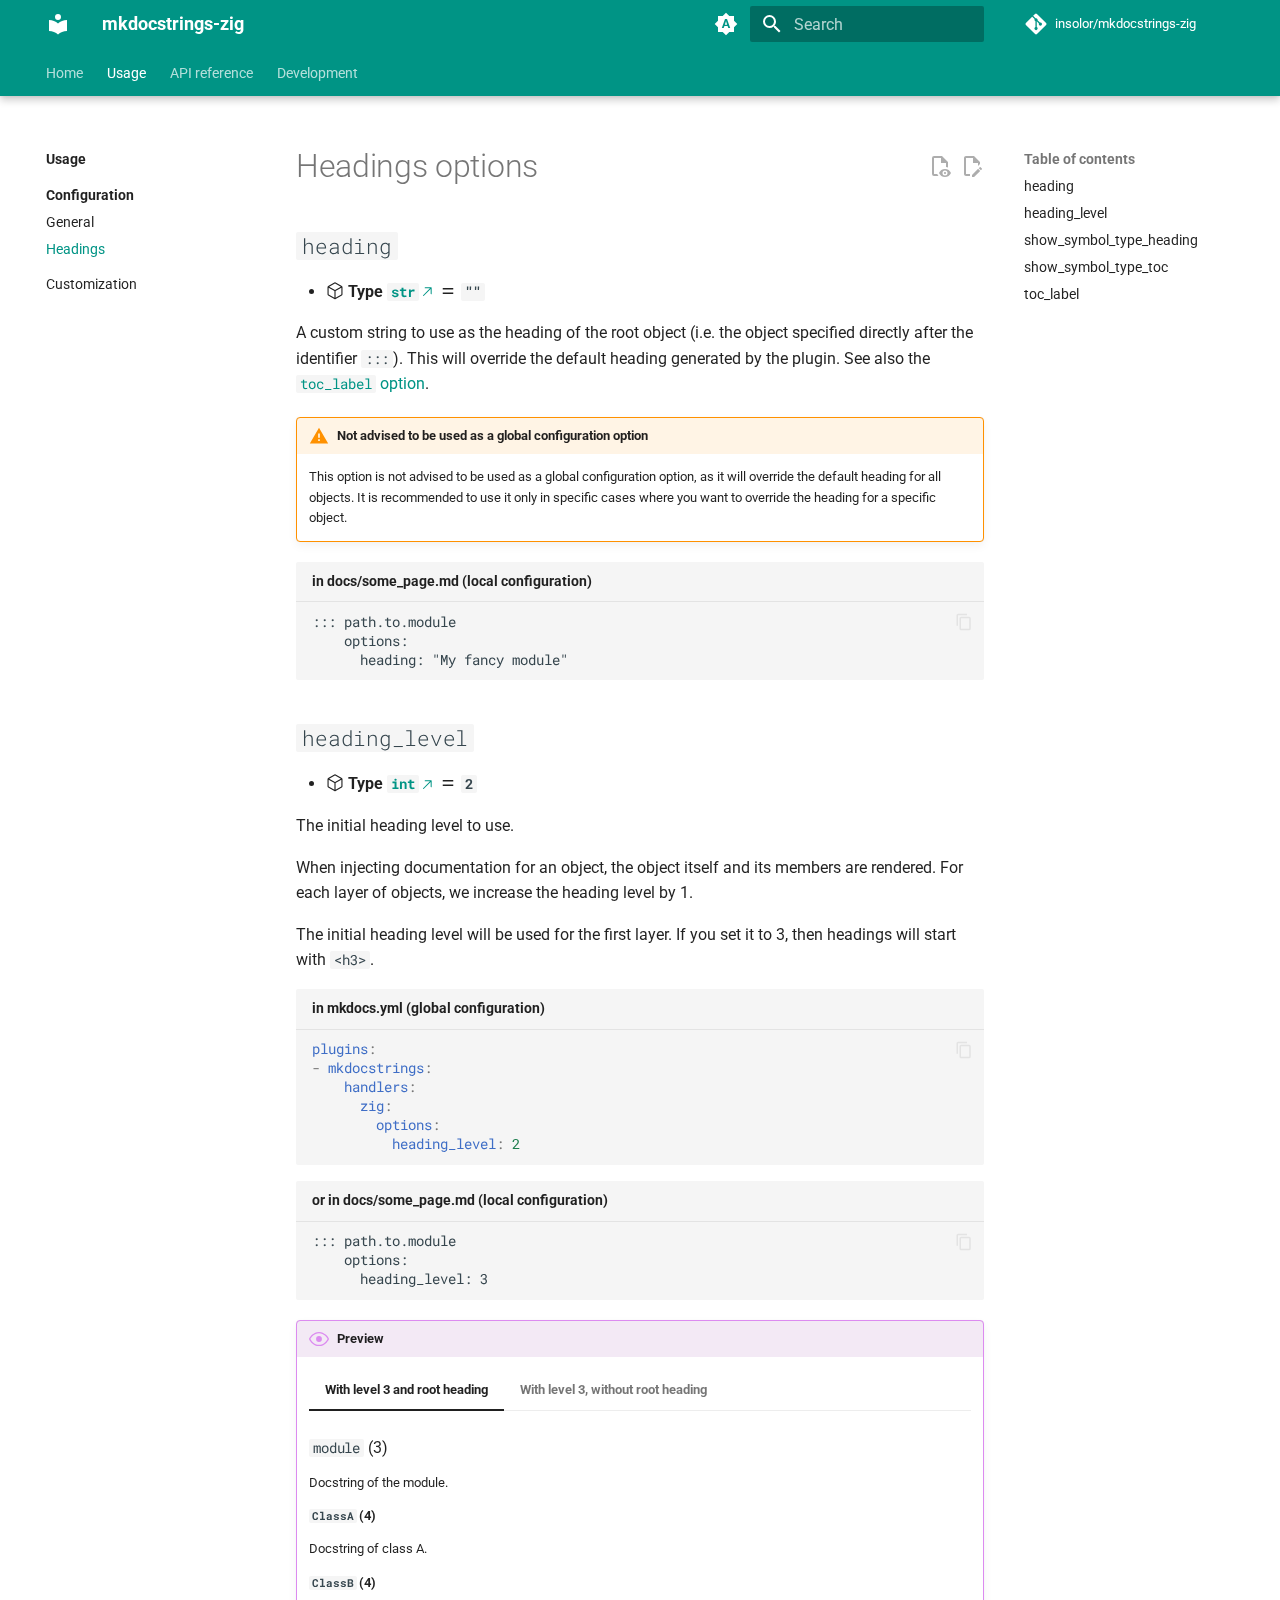
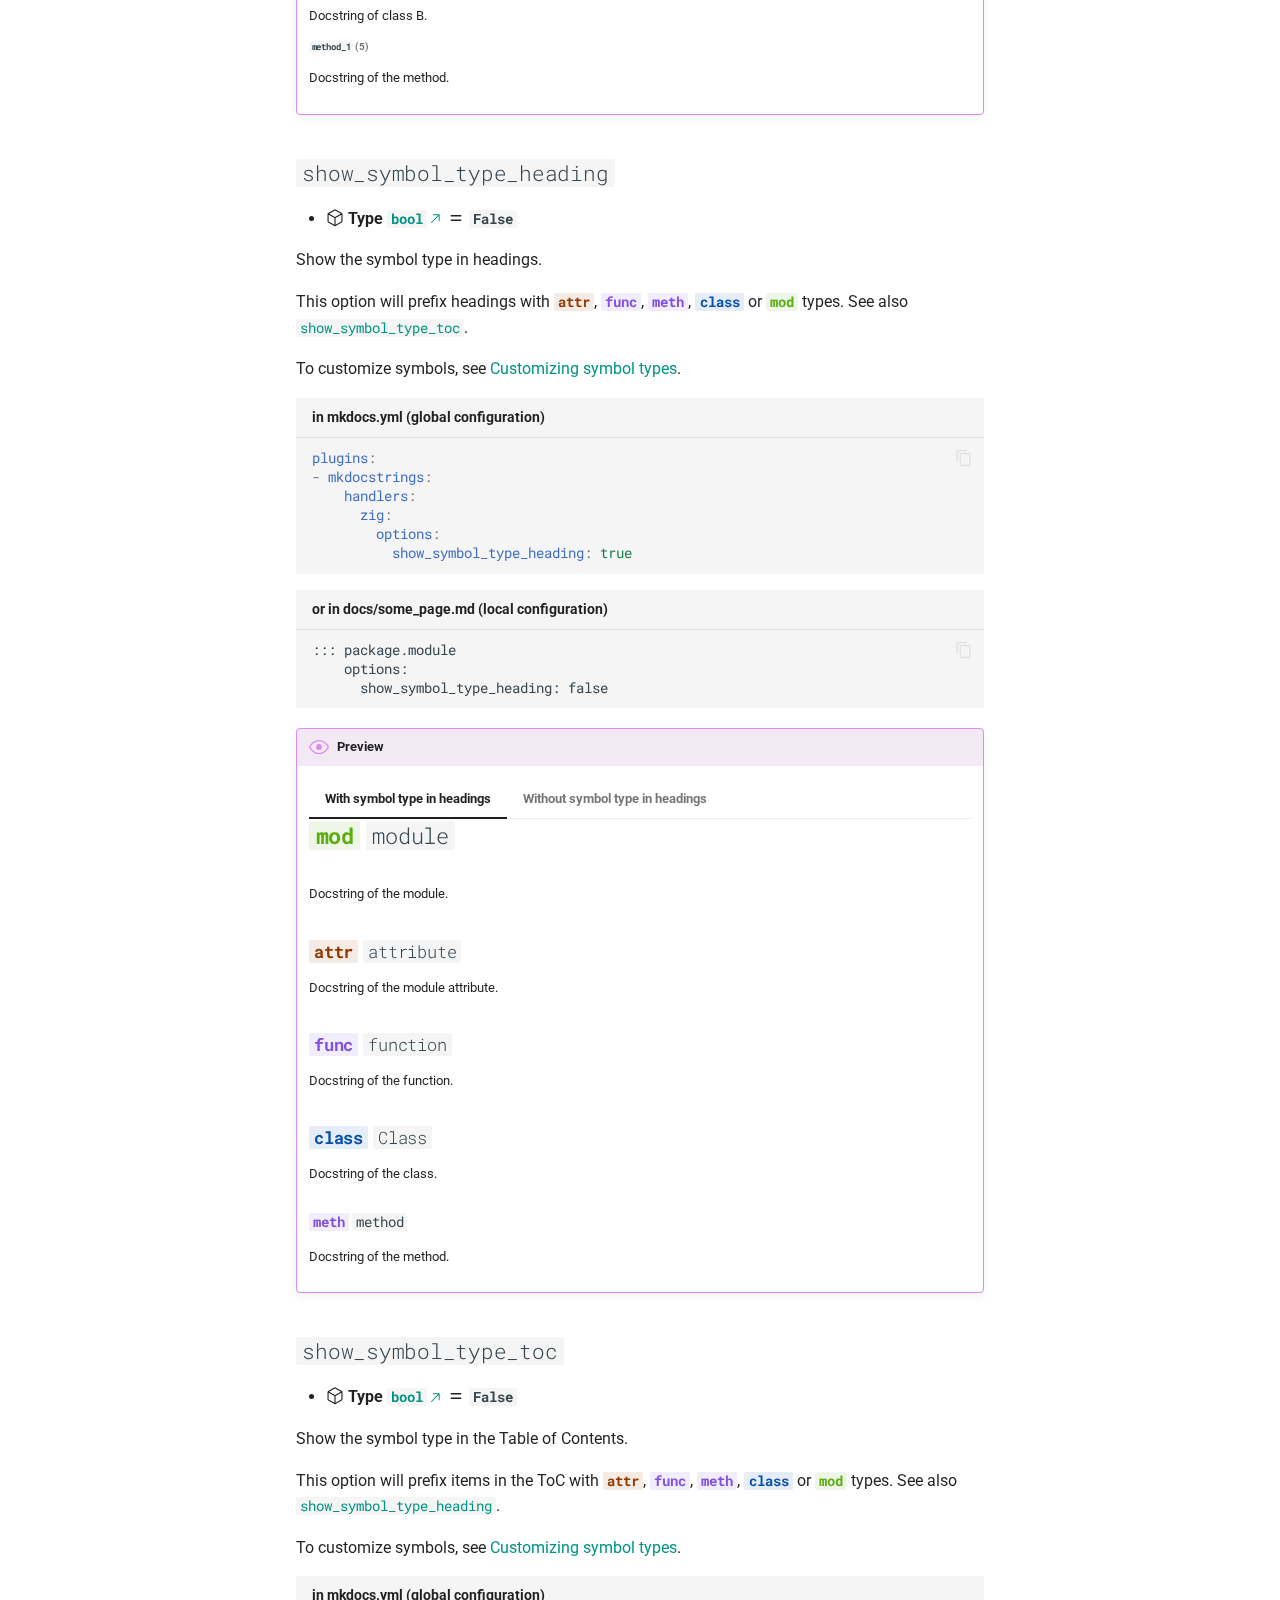
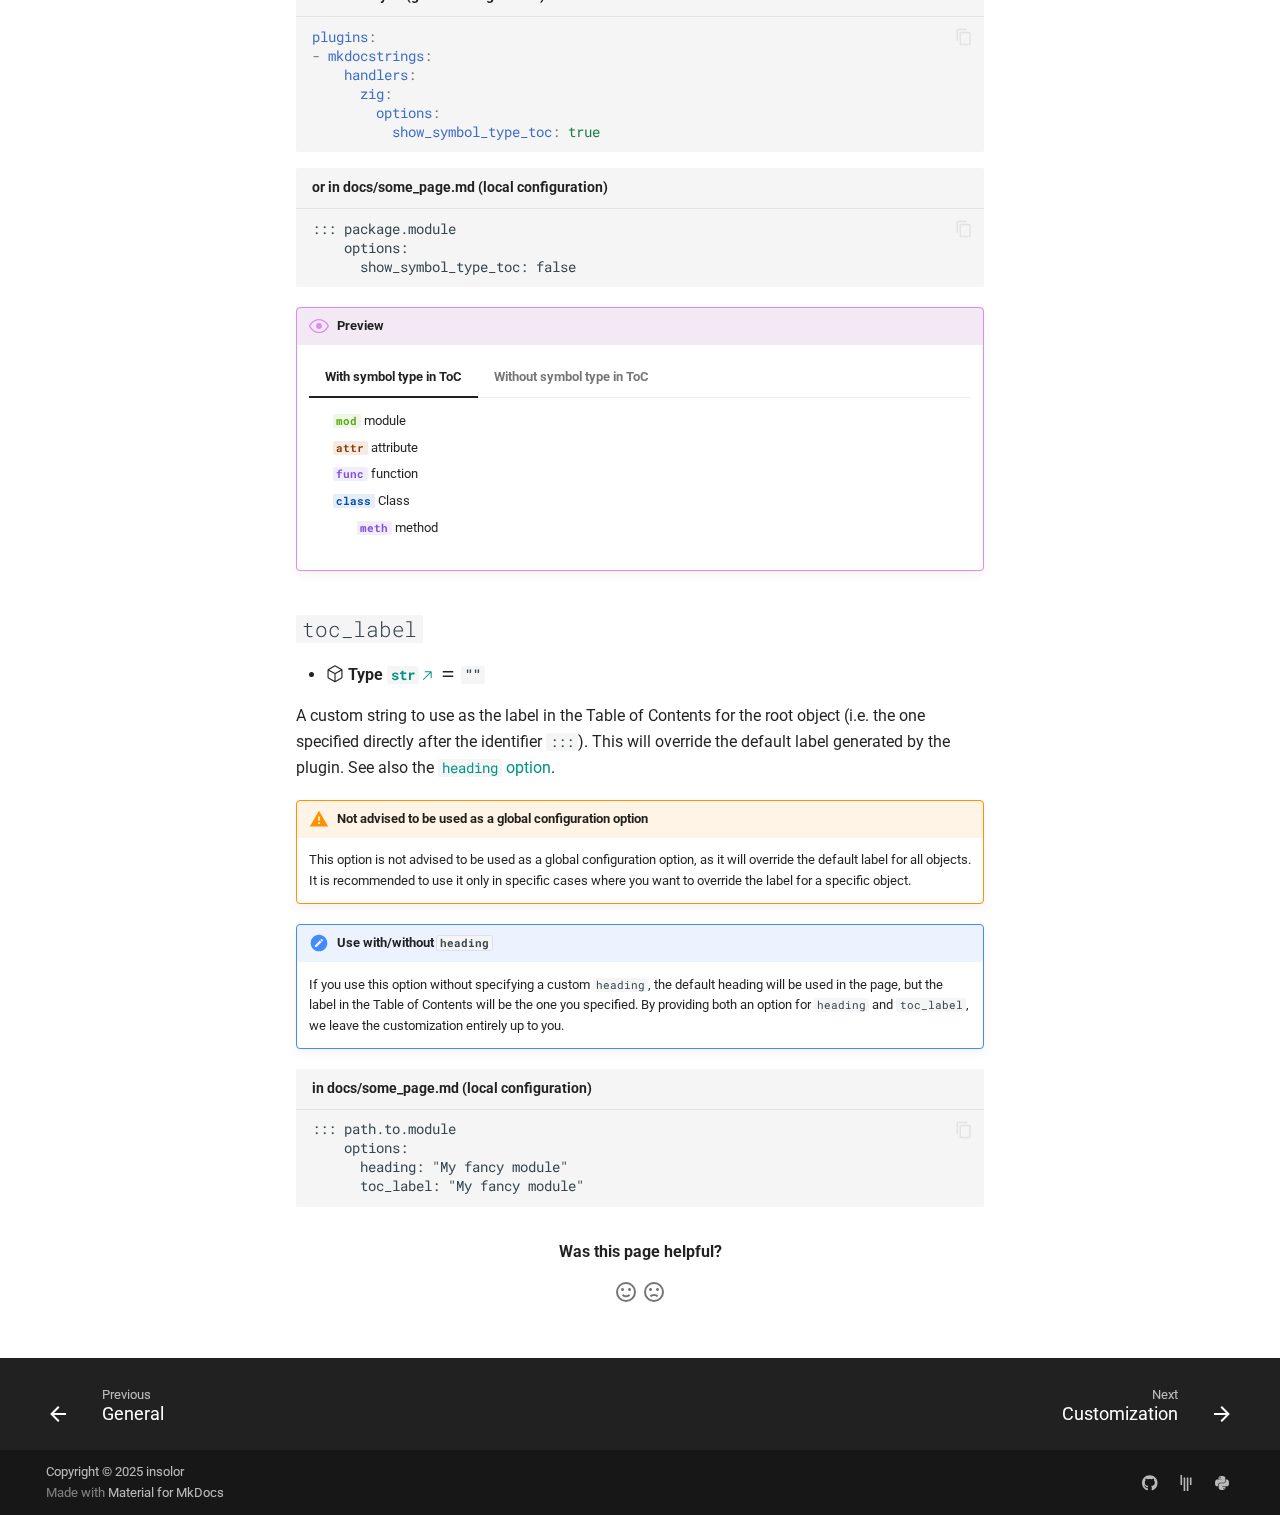
<file: usage/configuration/headings/index.html>
<!doctype html>
<html lang="en" class="no-js">
  <head>
    
      <meta charset="utf-8">
      <meta name="viewport" content="width=device-width,initial-scale=1">
      
        <meta name="description" content="A Zig handler for mkdocstrings.">
      
      
      
        <link rel="canonical" href="https://insolor.github.io/mkdocstrings-zig/usage/configuration/headings/">
      
      
        <link rel="prev" href="../general/">
      
      
        <link rel="next" href="../../customization/">
      
      
      <link rel="icon" href="../../../assets/images/favicon.png">
      <meta name="generator" content="mkdocs-1.6.1, mkdocs-material-9.6.15">
    
    
      
        <title>Headings - mkdocstrings-zig</title>
      
    
    
      <link rel="stylesheet" href="../../../assets/stylesheets/main.342714a4.min.css">
      
        
        <link rel="stylesheet" href="../../../assets/stylesheets/palette.06af60db.min.css">
      
      


    
    
      
    
    
      
        
        
        <link rel="preconnect" href="https://fonts.gstatic.com" crossorigin>
        <link rel="stylesheet" href="https://fonts.googleapis.com/css?family=Roboto:300,300i,400,400i,700,700i%7CRoboto+Mono:400,400i,700,700i&display=fallback">
        <style>:root{--md-text-font:"Roboto";--md-code-font:"Roboto Mono"}</style>
      
    
    
      <link rel="stylesheet" href="../../../assets/_markdown_exec_pyodide.css">
    
      <link rel="stylesheet" href="../../../assets/_mkdocstrings.css">
    
      <link rel="stylesheet" href="../../../css/material.css">
    
      <link rel="stylesheet" href="../../../css/mkdocstrings.css">
    
    <script>__md_scope=new URL("../../..",location),__md_hash=e=>[...e].reduce(((e,_)=>(e<<5)-e+_.charCodeAt(0)),0),__md_get=(e,_=localStorage,t=__md_scope)=>JSON.parse(_.getItem(t.pathname+"."+e)),__md_set=(e,_,t=localStorage,a=__md_scope)=>{try{t.setItem(a.pathname+"."+e,JSON.stringify(_))}catch(e){}}</script>
    
      
  


    
    
    
  </head>
  
  
    
    
      
    
    
    
    
    <body dir="ltr" data-md-color-scheme="default" data-md-color-primary="indigo" data-md-color-accent="indigo">
  
    
    <input class="md-toggle" data-md-toggle="drawer" type="checkbox" id="__drawer" autocomplete="off">
    <input class="md-toggle" data-md-toggle="search" type="checkbox" id="__search" autocomplete="off">
    <label class="md-overlay" for="__drawer"></label>
    <div data-md-component="skip">
      
        
        <a href="#headings-options" class="md-skip">
          Skip to content
        </a>
      
    </div>
    <div data-md-component="announce">
      
    </div>
    
    
      

  

<header class="md-header md-header--shadow md-header--lifted" data-md-component="header">
  <nav class="md-header__inner md-grid" aria-label="Header">
    <a href="../../.." title="mkdocstrings-zig" class="md-header__button md-logo" aria-label="mkdocstrings-zig" data-md-component="logo">
      
  
  <svg xmlns="http://www.w3.org/2000/svg" viewBox="0 0 24 24"><path d="M12 8a3 3 0 0 0 3-3 3 3 0 0 0-3-3 3 3 0 0 0-3 3 3 3 0 0 0 3 3m0 3.54C9.64 9.35 6.5 8 3 8v11c3.5 0 6.64 1.35 9 3.54 2.36-2.19 5.5-3.54 9-3.54V8c-3.5 0-6.64 1.35-9 3.54"/></svg>

    </a>
    <label class="md-header__button md-icon" for="__drawer">
      
      <svg xmlns="http://www.w3.org/2000/svg" viewBox="0 0 24 24"><path d="M3 6h18v2H3zm0 5h18v2H3zm0 5h18v2H3z"/></svg>
    </label>
    <div class="md-header__title" data-md-component="header-title">
      <div class="md-header__ellipsis">
        <div class="md-header__topic">
          <span class="md-ellipsis">
            mkdocstrings-zig
          </span>
        </div>
        <div class="md-header__topic" data-md-component="header-topic">
          <span class="md-ellipsis">
            
              Headings
            
          </span>
        </div>
      </div>
    </div>
    
      
        <form class="md-header__option" data-md-component="palette">
  
    
    
    
    <input class="md-option" data-md-color-media="(prefers-color-scheme)" data-md-color-scheme="default" data-md-color-primary="indigo" data-md-color-accent="indigo"  aria-label="Switch to light mode"  type="radio" name="__palette" id="__palette_0">
    
      <label class="md-header__button md-icon" title="Switch to light mode" for="__palette_1" hidden>
        <svg xmlns="http://www.w3.org/2000/svg" viewBox="0 0 24 24"><path d="m14.3 16-.7-2h-3.2l-.7 2H7.8L11 7h2l3.2 9zM20 8.69V4h-4.69L12 .69 8.69 4H4v4.69L.69 12 4 15.31V20h4.69L12 23.31 15.31 20H20v-4.69L23.31 12zm-9.15 3.96h2.3L12 9z"/></svg>
      </label>
    
  
    
    
    
    <input class="md-option" data-md-color-media="(prefers-color-scheme: light)" data-md-color-scheme="default" data-md-color-primary="teal" data-md-color-accent="purple"  aria-label="Switch to dark mode"  type="radio" name="__palette" id="__palette_1">
    
      <label class="md-header__button md-icon" title="Switch to dark mode" for="__palette_2" hidden>
        <svg xmlns="http://www.w3.org/2000/svg" viewBox="0 0 24 24"><path d="M12 7a5 5 0 0 1 5 5 5 5 0 0 1-5 5 5 5 0 0 1-5-5 5 5 0 0 1 5-5m0 2a3 3 0 0 0-3 3 3 3 0 0 0 3 3 3 3 0 0 0 3-3 3 3 0 0 0-3-3m0-7 2.39 3.42C13.65 5.15 12.84 5 12 5s-1.65.15-2.39.42zM3.34 7l4.16-.35A7.2 7.2 0 0 0 5.94 8.5c-.44.74-.69 1.5-.83 2.29zm.02 10 1.76-3.77a7.131 7.131 0 0 0 2.38 4.14zM20.65 7l-1.77 3.79a7.02 7.02 0 0 0-2.38-4.15zm-.01 10-4.14.36c.59-.51 1.12-1.14 1.54-1.86.42-.73.69-1.5.83-2.29zM12 22l-2.41-3.44c.74.27 1.55.44 2.41.44.82 0 1.63-.17 2.37-.44z"/></svg>
      </label>
    
  
    
    
    
    <input class="md-option" data-md-color-media="(prefers-color-scheme: dark)" data-md-color-scheme="slate" data-md-color-primary="black" data-md-color-accent="lime"  aria-label="Switch to system preference"  type="radio" name="__palette" id="__palette_2">
    
      <label class="md-header__button md-icon" title="Switch to system preference" for="__palette_0" hidden>
        <svg xmlns="http://www.w3.org/2000/svg" viewBox="0 0 24 24"><path d="m17.75 4.09-2.53 1.94.91 3.06-2.63-1.81-2.63 1.81.91-3.06-2.53-1.94L12.44 4l1.06-3 1.06 3zm3.5 6.91-1.64 1.25.59 1.98-1.7-1.17-1.7 1.17.59-1.98L15.75 11l2.06-.05L18.5 9l.69 1.95zm-2.28 4.95c.83-.08 1.72 1.1 1.19 1.85-.32.45-.66.87-1.08 1.27C15.17 23 8.84 23 4.94 19.07c-3.91-3.9-3.91-10.24 0-14.14.4-.4.82-.76 1.27-1.08.75-.53 1.93.36 1.85 1.19-.27 2.86.69 5.83 2.89 8.02a9.96 9.96 0 0 0 8.02 2.89m-1.64 2.02a12.08 12.08 0 0 1-7.8-3.47c-2.17-2.19-3.33-5-3.49-7.82-2.81 3.14-2.7 7.96.31 10.98 3.02 3.01 7.84 3.12 10.98.31"/></svg>
      </label>
    
  
</form>
      
    
    
      <script>var palette=__md_get("__palette");if(palette&&palette.color){if("(prefers-color-scheme)"===palette.color.media){var media=matchMedia("(prefers-color-scheme: light)"),input=document.querySelector(media.matches?"[data-md-color-media='(prefers-color-scheme: light)']":"[data-md-color-media='(prefers-color-scheme: dark)']");palette.color.media=input.getAttribute("data-md-color-media"),palette.color.scheme=input.getAttribute("data-md-color-scheme"),palette.color.primary=input.getAttribute("data-md-color-primary"),palette.color.accent=input.getAttribute("data-md-color-accent")}for(var[key,value]of Object.entries(palette.color))document.body.setAttribute("data-md-color-"+key,value)}</script>
    
    
    
      
      
        <label class="md-header__button md-icon" for="__search">
          
          <svg xmlns="http://www.w3.org/2000/svg" viewBox="0 0 24 24"><path d="M9.5 3A6.5 6.5 0 0 1 16 9.5c0 1.61-.59 3.09-1.56 4.23l.27.27h.79l5 5-1.5 1.5-5-5v-.79l-.27-.27A6.52 6.52 0 0 1 9.5 16 6.5 6.5 0 0 1 3 9.5 6.5 6.5 0 0 1 9.5 3m0 2C7 5 5 7 5 9.5S7 14 9.5 14 14 12 14 9.5 12 5 9.5 5"/></svg>
        </label>
        <div class="md-search" data-md-component="search" role="dialog">
  <label class="md-search__overlay" for="__search"></label>
  <div class="md-search__inner" role="search">
    <form class="md-search__form" name="search">
      <input type="text" class="md-search__input" name="query" aria-label="Search" placeholder="Search" autocapitalize="off" autocorrect="off" autocomplete="off" spellcheck="false" data-md-component="search-query" required>
      <label class="md-search__icon md-icon" for="__search">
        
        <svg xmlns="http://www.w3.org/2000/svg" viewBox="0 0 24 24"><path d="M9.5 3A6.5 6.5 0 0 1 16 9.5c0 1.61-.59 3.09-1.56 4.23l.27.27h.79l5 5-1.5 1.5-5-5v-.79l-.27-.27A6.52 6.52 0 0 1 9.5 16 6.5 6.5 0 0 1 3 9.5 6.5 6.5 0 0 1 9.5 3m0 2C7 5 5 7 5 9.5S7 14 9.5 14 14 12 14 9.5 12 5 9.5 5"/></svg>
        
        <svg xmlns="http://www.w3.org/2000/svg" viewBox="0 0 24 24"><path d="M20 11v2H8l5.5 5.5-1.42 1.42L4.16 12l7.92-7.92L13.5 5.5 8 11z"/></svg>
      </label>
      <nav class="md-search__options" aria-label="Search">
        
        <button type="reset" class="md-search__icon md-icon" title="Clear" aria-label="Clear" tabindex="-1">
          
          <svg xmlns="http://www.w3.org/2000/svg" viewBox="0 0 24 24"><path d="M19 6.41 17.59 5 12 10.59 6.41 5 5 6.41 10.59 12 5 17.59 6.41 19 12 13.41 17.59 19 19 17.59 13.41 12z"/></svg>
        </button>
      </nav>
      
        <div class="md-search__suggest" data-md-component="search-suggest"></div>
      
    </form>
    <div class="md-search__output">
      <div class="md-search__scrollwrap" tabindex="0" data-md-scrollfix>
        <div class="md-search-result" data-md-component="search-result">
          <div class="md-search-result__meta">
            Initializing search
          </div>
          <ol class="md-search-result__list" role="presentation"></ol>
        </div>
      </div>
    </div>
  </div>
</div>
      
    
    
      <div class="md-header__source">
        <a href="https://github.com/insolor/mkdocstrings-zig" title="Go to repository" class="md-source" data-md-component="source">
  <div class="md-source__icon md-icon">
    
    <svg xmlns="http://www.w3.org/2000/svg" viewBox="0 0 448 512"><!--! Font Awesome Free 6.7.2 by @fontawesome - https://fontawesome.com License - https://fontawesome.com/license/free (Icons: CC BY 4.0, Fonts: SIL OFL 1.1, Code: MIT License) Copyright 2024 Fonticons, Inc.--><path d="M439.55 236.05 244 40.45a28.87 28.87 0 0 0-40.81 0l-40.66 40.63 51.52 51.52c27.06-9.14 52.68 16.77 43.39 43.68l49.66 49.66c34.23-11.8 61.18 31 35.47 56.69-26.49 26.49-70.21-2.87-56-37.34L240.22 199v121.85c25.3 12.54 22.26 41.85 9.08 55a34.34 34.34 0 0 1-48.55 0c-17.57-17.6-11.07-46.91 11.25-56v-123c-20.8-8.51-24.6-30.74-18.64-45L142.57 101 8.45 235.14a28.86 28.86 0 0 0 0 40.81l195.61 195.6a28.86 28.86 0 0 0 40.8 0l194.69-194.69a28.86 28.86 0 0 0 0-40.81"/></svg>
  </div>
  <div class="md-source__repository">
    insolor/mkdocstrings-zig
  </div>
</a>
      </div>
    
  </nav>
  
    
      
<nav class="md-tabs" aria-label="Tabs" data-md-component="tabs">
  <div class="md-grid">
    <ul class="md-tabs__list">
      
        
  
  
  
  
    
    
      <li class="md-tabs__item">
        <a href="../../.." class="md-tabs__link">
          
  
  
  Home

        </a>
      </li>
    
  

      
        
  
  
  
    
  
  
    <li class="md-tabs__item md-tabs__item--active">
      <a href="../../" class="md-tabs__link">
        
  
  
    
  
  Usage

      </a>
    </li>
  

      
        
  
  
  
  
    <li class="md-tabs__item">
      <a href="../../../reference/api/" class="md-tabs__link">
        
  
  
    
  
  API reference

      </a>
    </li>
  

      
        
  
  
  
  
    
    
      <li class="md-tabs__item">
        <a href="../../../contributing/" class="md-tabs__link">
          
  
  
  Development

        </a>
      </li>
    
  

      
    </ul>
  </div>
</nav>
    
  
</header>
    
    <div class="md-container" data-md-component="container">
      
      
        
      
      <main class="md-main" data-md-component="main">
        <div class="md-main__inner md-grid">
          
            
              
              <div class="md-sidebar md-sidebar--primary" data-md-component="sidebar" data-md-type="navigation" >
                <div class="md-sidebar__scrollwrap">
                  <div class="md-sidebar__inner">
                    


  


<nav class="md-nav md-nav--primary md-nav--lifted" aria-label="Navigation" data-md-level="0">
  <label class="md-nav__title" for="__drawer">
    <a href="../../.." title="mkdocstrings-zig" class="md-nav__button md-logo" aria-label="mkdocstrings-zig" data-md-component="logo">
      
  
  <svg xmlns="http://www.w3.org/2000/svg" viewBox="0 0 24 24"><path d="M12 8a3 3 0 0 0 3-3 3 3 0 0 0-3-3 3 3 0 0 0-3 3 3 3 0 0 0 3 3m0 3.54C9.64 9.35 6.5 8 3 8v11c3.5 0 6.64 1.35 9 3.54 2.36-2.19 5.5-3.54 9-3.54V8c-3.5 0-6.64 1.35-9 3.54"/></svg>

    </a>
    mkdocstrings-zig
  </label>
  
    <div class="md-nav__source">
      <a href="https://github.com/insolor/mkdocstrings-zig" title="Go to repository" class="md-source" data-md-component="source">
  <div class="md-source__icon md-icon">
    
    <svg xmlns="http://www.w3.org/2000/svg" viewBox="0 0 448 512"><!--! Font Awesome Free 6.7.2 by @fontawesome - https://fontawesome.com License - https://fontawesome.com/license/free (Icons: CC BY 4.0, Fonts: SIL OFL 1.1, Code: MIT License) Copyright 2024 Fonticons, Inc.--><path d="M439.55 236.05 244 40.45a28.87 28.87 0 0 0-40.81 0l-40.66 40.63 51.52 51.52c27.06-9.14 52.68 16.77 43.39 43.68l49.66 49.66c34.23-11.8 61.18 31 35.47 56.69-26.49 26.49-70.21-2.87-56-37.34L240.22 199v121.85c25.3 12.54 22.26 41.85 9.08 55a34.34 34.34 0 0 1-48.55 0c-17.57-17.6-11.07-46.91 11.25-56v-123c-20.8-8.51-24.6-30.74-18.64-45L142.57 101 8.45 235.14a28.86 28.86 0 0 0 0 40.81l195.61 195.6a28.86 28.86 0 0 0 40.8 0l194.69-194.69a28.86 28.86 0 0 0 0-40.81"/></svg>
  </div>
  <div class="md-source__repository">
    insolor/mkdocstrings-zig
  </div>
</a>
    </div>
  
  <ul class="md-nav__list" data-md-scrollfix>
    
      
      
  
  
  
  
    
    
    
    
      
      
        
      
    
    
    <li class="md-nav__item md-nav__item--nested">
      
        
        
        <input class="md-nav__toggle md-toggle " type="checkbox" id="__nav_1" >
        
          
          <label class="md-nav__link" for="__nav_1" id="__nav_1_label" tabindex="0">
            
  
  
  <span class="md-ellipsis">
    Home
    
  </span>
  

            <span class="md-nav__icon md-icon"></span>
          </label>
        
        <nav class="md-nav" data-md-level="1" aria-labelledby="__nav_1_label" aria-expanded="false">
          <label class="md-nav__title" for="__nav_1">
            <span class="md-nav__icon md-icon"></span>
            Home
          </label>
          <ul class="md-nav__list" data-md-scrollfix>
            
              
                
  
  
  
  
    <li class="md-nav__item">
      <a href="../../.." class="md-nav__link">
        
  
  
  <span class="md-ellipsis">
    Overview
    
  </span>
  

      </a>
    </li>
  

              
            
              
                
  
  
  
  
    <li class="md-nav__item">
      <a href="../../../changelog/" class="md-nav__link">
        
  
  
  <span class="md-ellipsis">
    Changelog
    
  </span>
  

      </a>
    </li>
  

              
            
              
                
  
  
  
  
    <li class="md-nav__item">
      <a href="../../../credits/" class="md-nav__link">
        
  
  
  <span class="md-ellipsis">
    Credits
    
  </span>
  

      </a>
    </li>
  

              
            
              
                
  
  
  
  
    <li class="md-nav__item">
      <a href="../../../license/" class="md-nav__link">
        
  
  
  <span class="md-ellipsis">
    License
    
  </span>
  

      </a>
    </li>
  

              
            
          </ul>
        </nav>
      
    </li>
  

    
      
      
  
  
    
  
  
  
    
    
    
    
      
        
        
      
      
        
      
    
    
    <li class="md-nav__item md-nav__item--active md-nav__item--section md-nav__item--nested">
      
        
        
        <input class="md-nav__toggle md-toggle " type="checkbox" id="__nav_2" checked>
        
          
          <div class="md-nav__link md-nav__container">
            <a href="../../" class="md-nav__link ">
              
  
  
  <span class="md-ellipsis">
    Usage
    
  </span>
  

            </a>
            
              
              <label class="md-nav__link " for="__nav_2" id="__nav_2_label" tabindex="">
                <span class="md-nav__icon md-icon"></span>
              </label>
            
          </div>
        
        <nav class="md-nav" data-md-level="1" aria-labelledby="__nav_2_label" aria-expanded="true">
          <label class="md-nav__title" for="__nav_2">
            <span class="md-nav__icon md-icon"></span>
            Usage
          </label>
          <ul class="md-nav__list" data-md-scrollfix>
            
              
                
  
  
    
  
  
  
    
    
    
    
      
      
        
          
          
        
      
    
    
    <li class="md-nav__item md-nav__item--active md-nav__item--section md-nav__item--nested">
      
        
        
        <input class="md-nav__toggle md-toggle " type="checkbox" id="__nav_2_1" checked>
        
          
          <div class="md-nav__link md-nav__container">
            <a href="../" class="md-nav__link ">
              
  
  
  <span class="md-ellipsis">
    Configuration
    
  </span>
  

            </a>
            
              
              <label class="md-nav__link " for="__nav_2_1" id="__nav_2_1_label" tabindex="">
                <span class="md-nav__icon md-icon"></span>
              </label>
            
          </div>
        
        <nav class="md-nav" data-md-level="2" aria-labelledby="__nav_2_1_label" aria-expanded="true">
          <label class="md-nav__title" for="__nav_2_1">
            <span class="md-nav__icon md-icon"></span>
            Configuration
          </label>
          <ul class="md-nav__list" data-md-scrollfix>
            
              
                
  
  
  
  
    <li class="md-nav__item">
      <a href="../general/" class="md-nav__link">
        
  
  
  <span class="md-ellipsis">
    General
    
  </span>
  

      </a>
    </li>
  

              
            
              
                
  
  
    
  
  
  
    <li class="md-nav__item md-nav__item--active">
      
      <input class="md-nav__toggle md-toggle" type="checkbox" id="__toc">
      
      
        
      
      
        <label class="md-nav__link md-nav__link--active" for="__toc">
          
  
  
  <span class="md-ellipsis">
    Headings
    
  </span>
  

          <span class="md-nav__icon md-icon"></span>
        </label>
      
      <a href="./" class="md-nav__link md-nav__link--active">
        
  
  
  <span class="md-ellipsis">
    Headings
    
  </span>
  

      </a>
      
        

<nav class="md-nav md-nav--secondary" aria-label="Table of contents">
  
  
  
    
  
  
    <label class="md-nav__title" for="__toc">
      <span class="md-nav__icon md-icon"></span>
      Table of contents
    </label>
    <ul class="md-nav__list" data-md-component="toc" data-md-scrollfix>
      
        <li class="md-nav__item">
  <a href="#heading" class="md-nav__link">
    <span class="md-ellipsis">
      heading
    </span>
  </a>
  
</li>
      
        <li class="md-nav__item">
  <a href="#heading_level" class="md-nav__link">
    <span class="md-ellipsis">
      heading_level
    </span>
  </a>
  
</li>
      
        <li class="md-nav__item">
  <a href="#show_symbol_type_heading" class="md-nav__link">
    <span class="md-ellipsis">
      show_symbol_type_heading
    </span>
  </a>
  
</li>
      
        <li class="md-nav__item">
  <a href="#show_symbol_type_toc" class="md-nav__link">
    <span class="md-ellipsis">
      show_symbol_type_toc
    </span>
  </a>
  
</li>
      
        <li class="md-nav__item">
  <a href="#toc_label" class="md-nav__link">
    <span class="md-ellipsis">
      toc_label
    </span>
  </a>
  
</li>
      
    </ul>
  
</nav>
      
    </li>
  

              
            
          </ul>
        </nav>
      
    </li>
  

              
            
              
                
  
  
  
  
    <li class="md-nav__item">
      <a href="../../customization/" class="md-nav__link">
        
  
  
  <span class="md-ellipsis">
    Customization
    
  </span>
  

      </a>
    </li>
  

              
            
          </ul>
        </nav>
      
    </li>
  

    
      
      
  
  
  
  
    <li class="md-nav__item">
      <a href="../../../reference/api/" class="md-nav__link">
        
  
  
  <span class="md-ellipsis">
    API reference
    
  </span>
  

      </a>
    </li>
  

    
      
      
  
  
  
  
    
    
    
    
      
      
        
      
    
    
    <li class="md-nav__item md-nav__item--nested">
      
        
        
        <input class="md-nav__toggle md-toggle " type="checkbox" id="__nav_4" >
        
          
          <label class="md-nav__link" for="__nav_4" id="__nav_4_label" tabindex="0">
            
  
  
  <span class="md-ellipsis">
    Development
    
  </span>
  

            <span class="md-nav__icon md-icon"></span>
          </label>
        
        <nav class="md-nav" data-md-level="1" aria-labelledby="__nav_4_label" aria-expanded="false">
          <label class="md-nav__title" for="__nav_4">
            <span class="md-nav__icon md-icon"></span>
            Development
          </label>
          <ul class="md-nav__list" data-md-scrollfix>
            
              
                
  
  
  
  
    <li class="md-nav__item">
      <a href="../../../contributing/" class="md-nav__link">
        
  
  
  <span class="md-ellipsis">
    Contributing
    
  </span>
  

      </a>
    </li>
  

              
            
              
                
  
  
  
  
    <li class="md-nav__item">
      <a href="../../../code_of_conduct/" class="md-nav__link">
        
  
  
  <span class="md-ellipsis">
    Code of Conduct
    
  </span>
  

      </a>
    </li>
  

              
            
              
                
  
  
  
  
    <li class="md-nav__item">
      <a href="../../../coverage/" class="md-nav__link">
        
  
  
  <span class="md-ellipsis">
    Coverage report
    
  </span>
  

      </a>
    </li>
  

              
            
              
                
  
  
  
  
    <li class="md-nav__item">
      <a href="https://mkdocstrings.github.io/" class="md-nav__link">
        
  
  
  <span class="md-ellipsis">
    mkdocstrings
    
  </span>
  

      </a>
    </li>
  

              
            
          </ul>
        </nav>
      
    </li>
  

    
  </ul>
</nav>
                  </div>
                </div>
              </div>
            
            
              
              <div class="md-sidebar md-sidebar--secondary" data-md-component="sidebar" data-md-type="toc" >
                <div class="md-sidebar__scrollwrap">
                  <div class="md-sidebar__inner">
                    

<nav class="md-nav md-nav--secondary" aria-label="Table of contents">
  
  
  
    
  
  
    <label class="md-nav__title" for="__toc">
      <span class="md-nav__icon md-icon"></span>
      Table of contents
    </label>
    <ul class="md-nav__list" data-md-component="toc" data-md-scrollfix>
      
        <li class="md-nav__item">
  <a href="#heading" class="md-nav__link">
    <span class="md-ellipsis">
      heading
    </span>
  </a>
  
</li>
      
        <li class="md-nav__item">
  <a href="#heading_level" class="md-nav__link">
    <span class="md-ellipsis">
      heading_level
    </span>
  </a>
  
</li>
      
        <li class="md-nav__item">
  <a href="#show_symbol_type_heading" class="md-nav__link">
    <span class="md-ellipsis">
      show_symbol_type_heading
    </span>
  </a>
  
</li>
      
        <li class="md-nav__item">
  <a href="#show_symbol_type_toc" class="md-nav__link">
    <span class="md-ellipsis">
      show_symbol_type_toc
    </span>
  </a>
  
</li>
      
        <li class="md-nav__item">
  <a href="#toc_label" class="md-nav__link">
    <span class="md-ellipsis">
      toc_label
    </span>
  </a>
  
</li>
      
    </ul>
  
</nav>
                  </div>
                </div>
              </div>
            
          
          
            <div class="md-content" data-md-component="content">
              <article class="md-content__inner md-typeset">
                
                  


  
    <a href="https://github.com/insolor/mkdocstrings-zig/edit/main/docs/usage/configuration/headings.md" title="Edit this page" class="md-content__button md-icon" rel="edit">
      
      <svg xmlns="http://www.w3.org/2000/svg" viewBox="0 0 24 24"><path d="M10 20H6V4h7v5h5v3.1l2-2V8l-6-6H6c-1.1 0-2 .9-2 2v16c0 1.1.9 2 2 2h4zm10.2-7c.1 0 .3.1.4.2l1.3 1.3c.2.2.2.6 0 .8l-1 1-2.1-2.1 1-1c.1-.1.2-.2.4-.2m0 3.9L14.1 23H12v-2.1l6.1-6.1z"/></svg>
    </a>
  
  
    
      
    
    <a href="https://github.com/insolor/mkdocstrings-zig/raw/main/docs/usage/configuration/headings.md" title="View source of this page" class="md-content__button md-icon">
      
      <svg xmlns="http://www.w3.org/2000/svg" viewBox="0 0 24 24"><path d="M17 18c.56 0 1 .44 1 1s-.44 1-1 1-1-.44-1-1 .44-1 1-1m0-3c-2.73 0-5.06 1.66-6 4 .94 2.34 3.27 4 6 4s5.06-1.66 6-4c-.94-2.34-3.27-4-6-4m0 6.5a2.5 2.5 0 0 1-2.5-2.5 2.5 2.5 0 0 1 2.5-2.5 2.5 2.5 0 0 1 2.5 2.5 2.5 2.5 0 0 1-2.5 2.5M9.27 20H6V4h7v5h5v4.07c.7.08 1.36.25 2 .49V8l-6-6H6a2 2 0 0 0-2 2v16a2 2 0 0 0 2 2h4.5a8.2 8.2 0 0 1-1.23-2"/></svg>
    </a>
  


<h1 id="headings-options">Headings options<a class="headerlink" href="#headings-options" title="Permanent link">&para;</a></h1>
<p><a href="" id="option-heading"></a></p>
<h2 id="heading"><code>heading</code><a class="headerlink" href="#heading" title="Permanent link">&para;</a></h2>
<ul>
<li><strong><span class="twemoji"><svg xmlns="http://www.w3.org/2000/svg" viewBox="0 0 24 24"><path d="M12.876.64V.639l8.25 4.763c.541.313.875.89.875 1.515v9.525a1.75 1.75 0 0 1-.875 1.516l-8.25 4.762a1.75 1.75 0 0 1-1.75 0l-8.25-4.763a1.75 1.75 0 0 1-.875-1.515V6.917c0-.625.334-1.202.875-1.515L11.126.64a1.75 1.75 0 0 1 1.75 0m-1 1.298L4.251 6.34l7.75 4.474 7.75-4.474-7.625-4.402a.25.25 0 0 0-.25 0m.875 19.123 7.625-4.402a.25.25 0 0 0 .125-.216V7.639l-7.75 4.474ZM3.501 7.64v8.803c0 .09.048.172.125.216l7.625 4.402v-8.947Z"/></svg></span> Type <a class="autorefs autorefs-external" href="https://docs.python.org/3/library/stdtypes.html#str"><code>str</code></a> <span class="twemoji"><svg xmlns="http://www.w3.org/2000/svg" viewBox="0 0 24 24"><path d="M19 10H5V8h14zm0 6H5v-2h14z"/></svg></span> <code title="default value">""</code></strong></li>
</ul>
<p>A custom string to use as the heading of the root object (i.e. the object specified directly after the identifier <code>:::</code>). This will override the default heading generated by the plugin. See also the <a class="autorefs autorefs-internal" href="#toc_label"><code>toc_label</code> option</a>.</p>
<div class="admonition warning">
<p class="admonition-title">Not advised to be used as a global configuration option</p>
<p> This option is not advised to be used as a global configuration option, as it will override the default heading for all objects. It is recommended to use it only in specific cases where you want to override the heading for a specific object.</p>
</div>
<div class="highlight"><span class="filename">in docs/some_page.md (local configuration)</span><pre><span></span><code>::: path.to.module
    options:
      heading: &quot;My fancy module&quot;
</code></pre></div>
<p><a href="" id="option-heading_level"></a></p>
<h2 id="heading_level"><code>heading_level</code><a class="headerlink" href="#heading_level" title="Permanent link">&para;</a></h2>
<ul>
<li><strong><span class="twemoji"><svg xmlns="http://www.w3.org/2000/svg" viewBox="0 0 24 24"><path d="M12.876.64V.639l8.25 4.763c.541.313.875.89.875 1.515v9.525a1.75 1.75 0 0 1-.875 1.516l-8.25 4.762a1.75 1.75 0 0 1-1.75 0l-8.25-4.763a1.75 1.75 0 0 1-.875-1.515V6.917c0-.625.334-1.202.875-1.515L11.126.64a1.75 1.75 0 0 1 1.75 0m-1 1.298L4.251 6.34l7.75 4.474 7.75-4.474-7.625-4.402a.25.25 0 0 0-.25 0m.875 19.123 7.625-4.402a.25.25 0 0 0 .125-.216V7.639l-7.75 4.474ZM3.501 7.64v8.803c0 .09.048.172.125.216l7.625 4.402v-8.947Z"/></svg></span> Type <a class="autorefs autorefs-external" href="https://docs.python.org/3/library/functions.html#int"><code>int</code></a> <span class="twemoji"><svg xmlns="http://www.w3.org/2000/svg" viewBox="0 0 24 24"><path d="M19 10H5V8h14zm0 6H5v-2h14z"/></svg></span> <code title="default value">2</code></strong></li>
</ul>
<p>The initial heading level to use.</p>
<p>When injecting documentation for an object,
the object itself and its members are rendered.
For each layer of objects, we increase the heading level by 1.</p>
<p>The initial heading level will be used for the first layer.
If you set it to 3, then headings will start with <code>&lt;h3&gt;</code>.</p>
<div class="highlight"><span class="filename">in mkdocs.yml (global configuration)</span><pre><span></span><code><span class="nt">plugins</span><span class="p">:</span>
<span class="p p-Indicator">-</span><span class="w"> </span><span class="nt">mkdocstrings</span><span class="p">:</span>
<span class="w">    </span><span class="nt">handlers</span><span class="p">:</span>
<span class="w">      </span><span class="nt">zig</span><span class="p">:</span>
<span class="w">        </span><span class="nt">options</span><span class="p">:</span>
<span class="w">          </span><span class="nt">heading_level</span><span class="p">:</span><span class="w"> </span><span class="l l-Scalar l-Scalar-Plain">2</span>
</code></pre></div>
<div class="highlight"><span class="filename">or in docs/some_page.md (local configuration)</span><pre><span></span><code>::: path.to.module
    options:
      heading_level: 3
</code></pre></div>
<div class="admonition preview">
<p class="admonition-title">Preview</p>
<div class="tabbed-set tabbed-alternate" data-tabs="1:2"><input checked="checked" id="with-level-3-and-root-heading" name="__tabbed_1" type="radio" /><input id="with-level-3-without-root-heading" name="__tabbed_1" type="radio" /><div class="tabbed-labels"><label for="with-level-3-and-root-heading">With level 3 and root heading</label><label for="with-level-3-without-root-heading">With level 3, without root heading</label></div>
<div class="tabbed-content">
<div class="tabbed-block">
<h3><code>module</code> (3)</h3>
<p>Docstring of the module.</p>
<h4><code>ClassA</code> (4)</h4>
<p>Docstring of class A.</p>
<h4><code>ClassB</code> (4)</h4>
<p>Docstring of class B.</p>
<h5><code>method_1</code> (5)</h5>
<p>Docstring of the method.</p>
</div>
<div class="tabbed-block">
<p>Docstring of the module.</p>
<h3><code>ClassA</code> (3)</h3>
<p>Docstring of class A.</p>
<h3><code>ClassB</code> (3)</h3>
<p>Docstring of class B.</p>
<h4><code>method_1</code> (4)</h4>
<p>Docstring of the method.</p>
</div>
</div>
</div>
</div>
<p><a href="" id="option-show_symbol_type_heading"></a></p>
<h2 id="show_symbol_type_heading"><code>show_symbol_type_heading</code><a class="headerlink" href="#show_symbol_type_heading" title="Permanent link">&para;</a></h2>
<ul>
<li><strong><span class="twemoji"><svg xmlns="http://www.w3.org/2000/svg" viewBox="0 0 24 24"><path d="M12.876.64V.639l8.25 4.763c.541.313.875.89.875 1.515v9.525a1.75 1.75 0 0 1-.875 1.516l-8.25 4.762a1.75 1.75 0 0 1-1.75 0l-8.25-4.763a1.75 1.75 0 0 1-.875-1.515V6.917c0-.625.334-1.202.875-1.515L11.126.64a1.75 1.75 0 0 1 1.75 0m-1 1.298L4.251 6.34l7.75 4.474 7.75-4.474-7.625-4.402a.25.25 0 0 0-.25 0m.875 19.123 7.625-4.402a.25.25 0 0 0 .125-.216V7.639l-7.75 4.474ZM3.501 7.64v8.803c0 .09.048.172.125.216l7.625 4.402v-8.947Z"/></svg></span> Type <a class="autorefs autorefs-external" href="https://docs.python.org/3/library/functions.html#bool"><code>bool</code></a> <span class="twemoji"><svg xmlns="http://www.w3.org/2000/svg" viewBox="0 0 24 24"><path d="M19 10H5V8h14zm0 6H5v-2h14z"/></svg></span> <code title="default value">False</code></strong></li>
</ul>
<p>Show the symbol type in headings.</p>
<p>This option will prefix headings with
<code class="doc-symbol doc-symbol-attribute"></code>,
<code class="doc-symbol doc-symbol-function"></code>,
<code class="doc-symbol doc-symbol-method"></code>,
<code class="doc-symbol doc-symbol-class"></code> or
<code class="doc-symbol doc-symbol-module"></code> types.
See also <a class="autorefs autorefs-internal" href="#show_symbol_type_toc"><code>show_symbol_type_toc</code></a>.</p>
<p>To customize symbols, see <a href="../../customization/#symbol-types">Customizing symbol types</a>.</p>
<div class="highlight"><span class="filename">in mkdocs.yml (global configuration)</span><pre><span></span><code><span class="nt">plugins</span><span class="p">:</span>
<span class="p p-Indicator">-</span><span class="w"> </span><span class="nt">mkdocstrings</span><span class="p">:</span>
<span class="w">    </span><span class="nt">handlers</span><span class="p">:</span>
<span class="w">      </span><span class="nt">zig</span><span class="p">:</span>
<span class="w">        </span><span class="nt">options</span><span class="p">:</span>
<span class="w">          </span><span class="nt">show_symbol_type_heading</span><span class="p">:</span><span class="w"> </span><span class="l l-Scalar l-Scalar-Plain">true</span>
</code></pre></div>
<div class="highlight"><span class="filename">or in docs/some_page.md (local configuration)</span><pre><span></span><code>::: package.module
    options:
      show_symbol_type_heading: false
</code></pre></div>
<div class="admonition preview">
<p class="admonition-title">Preview</p>
<div class="tabbed-set tabbed-alternate" data-tabs="2:2"><input checked="checked" id="with-symbol-type-in-headings" name="__tabbed_2" type="radio" /><input id="without-symbol-type-in-headings" name="__tabbed_2" type="radio" /><div class="tabbed-labels"><label for="with-symbol-type-in-headings">With symbol type in headings</label><label for="without-symbol-type-in-headings">Without symbol type in headings</label></div>
<div class="tabbed-content">
<div class="tabbed-block">
<h1><code class="doc-symbol doc-symbol-module"></code> <code>module</code></h1>
<p>Docstring of the module.</p>
<h2><code class="doc-symbol doc-symbol-attribute"></code> <code>attribute</code></h2>
<p>Docstring of the module attribute.</p>
<h2><code class="doc-symbol doc-symbol-function"></code> <code>function</code></h2>
<p>Docstring of the function.</p>
<h2><code class="doc-symbol doc-symbol-class"></code> <code>Class</code></h2>
<p>Docstring of the class.</p>
<h3><code class="doc-symbol doc-symbol-method"></code> <code>method</code></h3>
<p>Docstring of the method.</p>
</div>
<div class="tabbed-block">
<h1><code>module</code></h1>
<p>Docstring of the module.</p>
<h2><code>attribute</code></h2>
<p>Docstring of the module attribute.</p>
<h2><code>function</code></h2>
<p>Docstring of the function.</p>
<h2><code>Class</code></h2>
<p>Docstring of the class.</p>
<h3><code>method</code></h3>
<p>Docstring of the method.</p>
</div>
</div>
</div>
</div>
<p><a href="" id="option-show_symbol_type_toc"></a></p>
<h2 id="show_symbol_type_toc"><code>show_symbol_type_toc</code><a class="headerlink" href="#show_symbol_type_toc" title="Permanent link">&para;</a></h2>
<ul>
<li><strong><span class="twemoji"><svg xmlns="http://www.w3.org/2000/svg" viewBox="0 0 24 24"><path d="M12.876.64V.639l8.25 4.763c.541.313.875.89.875 1.515v9.525a1.75 1.75 0 0 1-.875 1.516l-8.25 4.762a1.75 1.75 0 0 1-1.75 0l-8.25-4.763a1.75 1.75 0 0 1-.875-1.515V6.917c0-.625.334-1.202.875-1.515L11.126.64a1.75 1.75 0 0 1 1.75 0m-1 1.298L4.251 6.34l7.75 4.474 7.75-4.474-7.625-4.402a.25.25 0 0 0-.25 0m.875 19.123 7.625-4.402a.25.25 0 0 0 .125-.216V7.639l-7.75 4.474ZM3.501 7.64v8.803c0 .09.048.172.125.216l7.625 4.402v-8.947Z"/></svg></span> Type <a class="autorefs autorefs-external" href="https://docs.python.org/3/library/functions.html#bool"><code>bool</code></a> <span class="twemoji"><svg xmlns="http://www.w3.org/2000/svg" viewBox="0 0 24 24"><path d="M19 10H5V8h14zm0 6H5v-2h14z"/></svg></span> <code title="default value">False</code></strong></li>
</ul>
<p>Show the symbol type in the Table of Contents.</p>
<p>This option will prefix items in the ToC with
<code class="doc-symbol doc-symbol-attribute"></code>,
<code class="doc-symbol doc-symbol-function"></code>,
<code class="doc-symbol doc-symbol-method"></code>,
<code class="doc-symbol doc-symbol-class"></code> or
<code class="doc-symbol doc-symbol-module"></code> types.
See also <a class="autorefs autorefs-internal" href="#show_symbol_type_heading"><code>show_symbol_type_heading</code></a>.</p>
<p>To customize symbols, see <a href="../../customization/#symbol-types">Customizing symbol types</a>.</p>
<div class="highlight"><span class="filename">in mkdocs.yml (global configuration)</span><pre><span></span><code><span class="nt">plugins</span><span class="p">:</span>
<span class="p p-Indicator">-</span><span class="w"> </span><span class="nt">mkdocstrings</span><span class="p">:</span>
<span class="w">    </span><span class="nt">handlers</span><span class="p">:</span>
<span class="w">      </span><span class="nt">zig</span><span class="p">:</span>
<span class="w">        </span><span class="nt">options</span><span class="p">:</span>
<span class="w">          </span><span class="nt">show_symbol_type_toc</span><span class="p">:</span><span class="w"> </span><span class="l l-Scalar l-Scalar-Plain">true</span>
</code></pre></div>
<div class="highlight"><span class="filename">or in docs/some_page.md (local configuration)</span><pre><span></span><code>::: package.module
    options:
      show_symbol_type_toc: false
</code></pre></div>
<div class="admonition preview">
<p class="admonition-title">Preview</p>
<div class="tabbed-set tabbed-alternate" data-tabs="3:2"><input checked="checked" id="with-symbol-type-in-toc" name="__tabbed_3" type="radio" /><input id="without-symbol-type-in-toc" name="__tabbed_3" type="radio" /><div class="tabbed-labels"><label for="with-symbol-type-in-toc">With symbol type in ToC</label><label for="without-symbol-type-in-toc">Without symbol type in ToC</label></div>
<div class="tabbed-content">
<div class="tabbed-block">
<ul style="list-style: none;">
  <li><code class="doc-symbol doc-symbol-module"></code> module</li>
  <li><code class="doc-symbol doc-symbol-attribute"></code> attribute</li>
  <li><code class="doc-symbol doc-symbol-function"></code> function</li>
  <li><code class="doc-symbol doc-symbol-class"></code> Class
    <ul style="list-style: none;">
      <li><code class="doc-symbol doc-symbol-method"></code> method</li>
    </ul>
  </li>
</ul>
</div>
<div class="tabbed-block">
<ul style="list-style: none;">
  <li>module</li>
  <li>attribute</li>
  <li>function</li>
  <li>Class
    <ul style="list-style: none;">
      <li>method</li>
    </ul>
  </li>
</ul>
</div>
</div>
</div>
</div>
<p><a href="" id="option-toc_label"></a></p>
<h2 id="toc_label"><code>toc_label</code><a class="headerlink" href="#toc_label" title="Permanent link">&para;</a></h2>
<ul>
<li><strong><span class="twemoji"><svg xmlns="http://www.w3.org/2000/svg" viewBox="0 0 24 24"><path d="M12.876.64V.639l8.25 4.763c.541.313.875.89.875 1.515v9.525a1.75 1.75 0 0 1-.875 1.516l-8.25 4.762a1.75 1.75 0 0 1-1.75 0l-8.25-4.763a1.75 1.75 0 0 1-.875-1.515V6.917c0-.625.334-1.202.875-1.515L11.126.64a1.75 1.75 0 0 1 1.75 0m-1 1.298L4.251 6.34l7.75 4.474 7.75-4.474-7.625-4.402a.25.25 0 0 0-.25 0m.875 19.123 7.625-4.402a.25.25 0 0 0 .125-.216V7.639l-7.75 4.474ZM3.501 7.64v8.803c0 .09.048.172.125.216l7.625 4.402v-8.947Z"/></svg></span> Type <a class="autorefs autorefs-external" href="https://docs.python.org/3/library/stdtypes.html#str"><code>str</code></a> <span class="twemoji"><svg xmlns="http://www.w3.org/2000/svg" viewBox="0 0 24 24"><path d="M19 10H5V8h14zm0 6H5v-2h14z"/></svg></span> <code title="default value">""</code></strong></li>
</ul>
<p>A custom string to use as the label in the Table of Contents for the root object (i.e. the one specified directly after the identifier <code>:::</code>). This will override the default label generated by the plugin. See also the <a class="autorefs autorefs-internal" href="#heading"><code>heading</code> option</a>.</p>
<div class="admonition warning">
<p class="admonition-title">Not advised to be used as a global configuration option</p>
<p> This option is not advised to be used as a global configuration option, as it will override the default label for all objects. It is recommended to use it only in specific cases where you want to override the label for a specific object.</p>
</div>
<div class="admonition note">
<p class="admonition-title">Use with/without <code>heading</code></p>
<p> If you use this option without specifying a custom <code>heading</code>, the default heading will be used in the page, but the label in the Table of Contents will be the one you specified. By providing both an option for <code>heading</code> and <code>toc_label</code>, we leave the customization entirely up to you.</p>
</div>
<div class="highlight"><span class="filename">in docs/some_page.md (local configuration)</span><pre><span></span><code>::: path.to.module
    options:
      heading: &quot;My fancy module&quot;
      toc_label: &quot;My fancy module&quot;
</code></pre></div>









  



  <form class="md-feedback" name="feedback" hidden>
    <fieldset>
      <legend class="md-feedback__title">
        Was this page helpful?
      </legend>
      <div class="md-feedback__inner">
        <div class="md-feedback__list">
          
            <button class="md-feedback__icon md-icon" type="submit" title="This page was helpful" data-md-value="1">
              <svg xmlns="http://www.w3.org/2000/svg" viewBox="0 0 24 24"><path d="M20 12a8 8 0 0 0-8-8 8 8 0 0 0-8 8 8 8 0 0 0 8 8 8 8 0 0 0 8-8m2 0a10 10 0 0 1-10 10A10 10 0 0 1 2 12 10 10 0 0 1 12 2a10 10 0 0 1 10 10M10 9.5c0 .8-.7 1.5-1.5 1.5S7 10.3 7 9.5 7.7 8 8.5 8s1.5.7 1.5 1.5m7 0c0 .8-.7 1.5-1.5 1.5S14 10.3 14 9.5 14.7 8 15.5 8s1.5.7 1.5 1.5m-5 7.73c-1.75 0-3.29-.73-4.19-1.81L9.23 14c.45.72 1.52 1.23 2.77 1.23s2.32-.51 2.77-1.23l1.42 1.42c-.9 1.08-2.44 1.81-4.19 1.81"/></svg>
            </button>
          
            <button class="md-feedback__icon md-icon" type="submit" title="This page could be improved" data-md-value="0">
              <svg xmlns="http://www.w3.org/2000/svg" viewBox="0 0 24 24"><path d="M20 12a8 8 0 0 0-8-8 8 8 0 0 0-8 8 8 8 0 0 0 8 8 8 8 0 0 0 8-8m2 0a10 10 0 0 1-10 10A10 10 0 0 1 2 12 10 10 0 0 1 12 2a10 10 0 0 1 10 10m-6.5-4c.8 0 1.5.7 1.5 1.5s-.7 1.5-1.5 1.5-1.5-.7-1.5-1.5.7-1.5 1.5-1.5M10 9.5c0 .8-.7 1.5-1.5 1.5S7 10.3 7 9.5 7.7 8 8.5 8s1.5.7 1.5 1.5m2 4.5c1.75 0 3.29.72 4.19 1.81l-1.42 1.42C14.32 16.5 13.25 16 12 16s-2.32.5-2.77 1.23l-1.42-1.42C8.71 14.72 10.25 14 12 14"/></svg>
            </button>
          
        </div>
        <div class="md-feedback__note">
          
            <div data-md-value="1" hidden>
              
              
                
              
              
              
                
                
              
              Thanks for your feedback!
            </div>
          
            <div data-md-value="0" hidden>
              
              
                
              
              
              
                
                
              
              Let us know how we can improve this page.
            </div>
          
        </div>
      </div>
    </fieldset>
  </form>

<!-- Giscus -->
<!-- https://squidfunk.github.io/mkdocs-material/setup/adding-a-comment-system/#giscus-integration -->
<div id="feedback" style="display: none;">
    <h2 id="__comments">Feedback</h2>
    <script src="https://giscus.app/client.js"
        data-repo="insolor/mkdocstrings-zig"
        data-repo-id="R_kgDOOyMA0Q"
        data-category="Documentation"
        data-category-id="REPLACE WITH DISCUSSION CATEGORY ID"
        data-mapping="pathname"
        data-strict="1"
        data-reactions-enabled="0"
        data-emit-metadata="0"
        data-input-position="top"
        data-theme="preferred_color_scheme"
        data-lang="en"
        data-loading="lazy"
        crossorigin="anonymous"
        async>
    </script>

    <!-- Synchronize Giscus theme with palette -->
    <script>
        var giscus = document.querySelector("script[src*=giscus]")

        // Set palette on initial load
        var palette = __md_get("__palette")
        if (palette && typeof palette.color === "object") {
            var theme = palette.color.scheme === "slate"
                ? "transparent_dark"
                : "light"

            // Instruct Giscus to set theme
            giscus.setAttribute("data-theme", theme)
        }

        // Register event handlers after documented loaded
        document.addEventListener("DOMContentLoaded", function() {
            var ref = document.querySelector("[data-md-component=palette]")
            ref.addEventListener("change", function() {
                var palette = __md_get("__palette")
                if (palette && typeof palette.color === "object") {
                    var theme = palette.color.scheme === "slate"
                        ? "transparent_dark"
                        : "light"

                    // Instruct Giscus to change theme
                    var frame = document.querySelector(".giscus-frame")
                    frame.contentWindow.postMessage(
                        { giscus: { setConfig: { theme } } },
                        "https://giscus.app"
                    )
                }
            })
        })
    </script>
</div>
                
              </article>
            </div>
          
          
<script>var target=document.getElementById(location.hash.slice(1));target&&target.name&&(target.checked=target.name.startsWith("__tabbed_"))</script>
        </div>
        
          <button type="button" class="md-top md-icon" data-md-component="top" hidden>
  
  <svg xmlns="http://www.w3.org/2000/svg" viewBox="0 0 24 24"><path d="M13 20h-2V8l-5.5 5.5-1.42-1.42L12 4.16l7.92 7.92-1.42 1.42L13 8z"/></svg>
  Back to top
</button>
        
      </main>
      
        <footer class="md-footer">
  
    
      
      <nav class="md-footer__inner md-grid" aria-label="Footer" >
        
          
          <a href="../general/" class="md-footer__link md-footer__link--prev" aria-label="Previous: General">
            <div class="md-footer__button md-icon">
              
              <svg xmlns="http://www.w3.org/2000/svg" viewBox="0 0 24 24"><path d="M20 11v2H8l5.5 5.5-1.42 1.42L4.16 12l7.92-7.92L13.5 5.5 8 11z"/></svg>
            </div>
            <div class="md-footer__title">
              <span class="md-footer__direction">
                Previous
              </span>
              <div class="md-ellipsis">
                General
              </div>
            </div>
          </a>
        
        
          
          <a href="../../customization/" class="md-footer__link md-footer__link--next" aria-label="Next: Customization">
            <div class="md-footer__title">
              <span class="md-footer__direction">
                Next
              </span>
              <div class="md-ellipsis">
                Customization
              </div>
            </div>
            <div class="md-footer__button md-icon">
              
              <svg xmlns="http://www.w3.org/2000/svg" viewBox="0 0 24 24"><path d="M4 11v2h12l-5.5 5.5 1.42 1.42L19.84 12l-7.92-7.92L10.5 5.5 16 11z"/></svg>
            </div>
          </a>
        
      </nav>
    
  
  <div class="md-footer-meta md-typeset">
    <div class="md-footer-meta__inner md-grid">
      <div class="md-copyright">
  
    <div class="md-copyright__highlight">
      Copyright &copy; 2025 insolor
    </div>
  
  
    Made with
    <a href="https://squidfunk.github.io/mkdocs-material/" target="_blank" rel="noopener">
      Material for MkDocs
    </a>
  
</div>
      
        <div class="md-social">
  
    
    
    
    
      
      
    
    <a href="https://github.com/insolor" target="_blank" rel="noopener" title="github.com" class="md-social__link">
      <svg xmlns="http://www.w3.org/2000/svg" viewBox="0 0 496 512"><!--! Font Awesome Free 6.7.2 by @fontawesome - https://fontawesome.com License - https://fontawesome.com/license/free (Icons: CC BY 4.0, Fonts: SIL OFL 1.1, Code: MIT License) Copyright 2024 Fonticons, Inc.--><path d="M165.9 397.4c0 2-2.3 3.6-5.2 3.6-3.3.3-5.6-1.3-5.6-3.6 0-2 2.3-3.6 5.2-3.6 3-.3 5.6 1.3 5.6 3.6m-31.1-4.5c-.7 2 1.3 4.3 4.3 4.9 2.6 1 5.6 0 6.2-2s-1.3-4.3-4.3-5.2c-2.6-.7-5.5.3-6.2 2.3m44.2-1.7c-2.9.7-4.9 2.6-4.6 4.9.3 2 2.9 3.3 5.9 2.6 2.9-.7 4.9-2.6 4.6-4.6-.3-1.9-3-3.2-5.9-2.9M244.8 8C106.1 8 0 113.3 0 252c0 110.9 69.8 205.8 169.5 239.2 12.8 2.3 17.3-5.6 17.3-12.1 0-6.2-.3-40.4-.3-61.4 0 0-70 15-84.7-29.8 0 0-11.4-29.1-27.8-36.6 0 0-22.9-15.7 1.6-15.4 0 0 24.9 2 38.6 25.8 21.9 38.6 58.6 27.5 72.9 20.9 2.3-16 8.8-27.1 16-33.7-55.9-6.2-112.3-14.3-112.3-110.5 0-27.5 7.6-41.3 23.6-58.9-2.6-6.5-11.1-33.3 2.6-67.9 20.9-6.5 69 27 69 27 20-5.6 41.5-8.5 62.8-8.5s42.8 2.9 62.8 8.5c0 0 48.1-33.6 69-27 13.7 34.7 5.2 61.4 2.6 67.9 16 17.7 25.8 31.5 25.8 58.9 0 96.5-58.9 104.2-114.8 110.5 9.2 7.9 17 22.9 17 46.4 0 33.7-.3 75.4-.3 83.6 0 6.5 4.6 14.4 17.3 12.1C428.2 457.8 496 362.9 496 252 496 113.3 383.5 8 244.8 8M97.2 352.9c-1.3 1-1 3.3.7 5.2 1.6 1.6 3.9 2.3 5.2 1 1.3-1 1-3.3-.7-5.2-1.6-1.6-3.9-2.3-5.2-1m-10.8-8.1c-.7 1.3.3 2.9 2.3 3.9 1.6 1 3.6.7 4.3-.7.7-1.3-.3-2.9-2.3-3.9-2-.6-3.6-.3-4.3.7m32.4 35.6c-1.6 1.3-1 4.3 1.3 6.2 2.3 2.3 5.2 2.6 6.5 1 1.3-1.3.7-4.3-1.3-6.2-2.2-2.3-5.2-2.6-6.5-1m-11.4-14.7c-1.6 1-1.6 3.6 0 5.9s4.3 3.3 5.6 2.3c1.6-1.3 1.6-3.9 0-6.2-1.4-2.3-4-3.3-5.6-2"/></svg>
    </a>
  
    
    
    
    
      
      
    
    <a href="https://gitter.im/mkdocstrings-zig/community" target="_blank" rel="noopener" title="gitter.im" class="md-social__link">
      <svg xmlns="http://www.w3.org/2000/svg" viewBox="0 0 384 512"><!--! Font Awesome Free 6.7.2 by @fontawesome - https://fontawesome.com License - https://fontawesome.com/license/free (Icons: CC BY 4.0, Fonts: SIL OFL 1.1, Code: MIT License) Copyright 2024 Fonticons, Inc.--><path d="M66.4 322.5H16V0h50.4zM166.9 76.1h-50.4V512h50.4zm100.6 0h-50.4V512h50.4zM368 76h-50.4v247H368z"/></svg>
    </a>
  
    
    
    
    
      
      
    
    <a href="https://pypi.org/project/mkdocstrings-zig/" target="_blank" rel="noopener" title="pypi.org" class="md-social__link">
      <svg xmlns="http://www.w3.org/2000/svg" viewBox="0 0 448 512"><!--! Font Awesome Free 6.7.2 by @fontawesome - https://fontawesome.com License - https://fontawesome.com/license/free (Icons: CC BY 4.0, Fonts: SIL OFL 1.1, Code: MIT License) Copyright 2024 Fonticons, Inc.--><path d="M439.8 200.5c-7.7-30.9-22.3-54.2-53.4-54.2h-40.1v47.4c0 36.8-31.2 67.8-66.8 67.8H172.7c-29.2 0-53.4 25-53.4 54.3v101.8c0 29 25.2 46 53.4 54.3 33.8 9.9 66.3 11.7 106.8 0 26.9-7.8 53.4-23.5 53.4-54.3v-40.7H226.2v-13.6h160.2c31.1 0 42.6-21.7 53.4-54.2 11.2-33.5 10.7-65.7 0-108.6M286.2 404c11.1 0 20.1 9.1 20.1 20.3 0 11.3-9 20.4-20.1 20.4-11 0-20.1-9.2-20.1-20.4.1-11.3 9.1-20.3 20.1-20.3M167.8 248.1h106.8c29.7 0 53.4-24.5 53.4-54.3V91.9c0-29-24.4-50.7-53.4-55.6-35.8-5.9-74.7-5.6-106.8.1-45.2 8-53.4 24.7-53.4 55.6v40.7h106.9v13.6h-147c-31.1 0-58.3 18.7-66.8 54.2-9.8 40.7-10.2 66.1 0 108.6 7.6 31.6 25.7 54.2 56.8 54.2H101v-48.8c0-35.3 30.5-66.4 66.8-66.4m-6.7-142.6c-11.1 0-20.1-9.1-20.1-20.3.1-11.3 9-20.4 20.1-20.4 11 0 20.1 9.2 20.1 20.4s-9 20.3-20.1 20.3"/></svg>
    </a>
  
</div>
      
    </div>
  </div>
</footer>
      
    </div>
    <div class="md-dialog" data-md-component="dialog">
      <div class="md-dialog__inner md-typeset"></div>
    </div>
    
    
    
      
      <script id="__config" type="application/json">{"base": "../../..", "features": ["announce.dismiss", "content.action.edit", "content.action.view", "content.code.annotate", "content.code.copy", "content.tooltips", "navigation.footer", "navigation.instant.preview", "navigation.path", "navigation.sections", "navigation.tabs", "navigation.tabs.sticky", "navigation.top", "search.highlight", "search.suggest", "toc.follow"], "search": "../../../assets/javascripts/workers/search.d50fe291.min.js", "tags": null, "translations": {"clipboard.copied": "Copied to clipboard", "clipboard.copy": "Copy to clipboard", "search.result.more.one": "1 more on this page", "search.result.more.other": "# more on this page", "search.result.none": "No matching documents", "search.result.one": "1 matching document", "search.result.other": "# matching documents", "search.result.placeholder": "Type to start searching", "search.result.term.missing": "Missing", "select.version": "Select version"}, "version": null}</script>
    
    
      <script src="../../../assets/javascripts/bundle.56ea9cef.min.js"></script>
      
        <script src="../../../assets/_markdown_exec_pyodide.js"></script>
      
        <script src="../../../js/feedback.js"></script>
      
    
  </body>
</html>
</file>
<file: assets/_markdown_exec_pyodide.css>
html[data-theme="light"] {
    @import "https://cdn.jsdelivr.net/npm/highlightjs-themes@1.0.0/tomorrow.css"
}

html[data-theme="dark"] {
    @import "https://cdn.jsdelivr.net/npm/highlightjs-themes@1.0.0/tomorrow-night-blue.min.css"
}


.ace_gutter {
    z-index: 1;
}

.pyodide-editor {
    width: 100%;
    font-size: .85em;
}

.pyodide-editor-bar {
    color: var(--md-primary-bg-color);
    background-color: var(--md-primary-fg-color);
    width: 100%;
    font: monospace;
    font-size: 0.75em;
    padding: 2px 0 2px;
}

.pyodide-bar-item {
    padding: 0 18px 0;
    display: inline-block;
    width: 50%;
}

.pyodide pre {
    margin: 0;
}

.pyodide-output {
    width: 100%;
    margin-bottom: -15px;
    min-height: 46px;
    max-height: 400px
}

.pyodide-clickable {
    cursor: pointer;
    text-align: right;
}

/* For themes other than Material. */
.pyodide .twemoji svg {
    width: 1rem;
}
</file>
<file: assets/_mkdocstrings.css>
/* Avoid breaking parameter names, etc. in table cells. */
.doc-contents td code {
  word-break: normal !important;
}

/* No line break before first paragraph of descriptions. */
.doc-md-description,
.doc-md-description>p:first-child {
  display: inline;
}

/* No text transformation from Material for MkDocs for H5 headings. */
.md-typeset h5 .doc-object-name {
  text-transform: none;
}

/* Max width for docstring sections tables. */
.doc .md-typeset__table,
.doc .md-typeset__table table {
  display: table !important;
  width: 100%;
}

.doc .md-typeset__table tr {
  display: table-row;
}

/* Defaults in Spacy table style. */
.doc-param-default {
  float: right;
}

/* Parameter headings must be inline, not blocks. */
.doc-heading-parameter {
  display: inline;
}

/* Default font size for parameter headings. */
.md-typeset .doc-heading-parameter {
  font-size: inherit;
}

/* Prefer space on the right, not the left of parameter permalinks. */
.doc-heading-parameter .headerlink {
  margin-left: 0 !important;
  margin-right: 0.2rem;
}

/* Backward-compatibility: docstring section titles in bold. */
.doc-section-title {
  font-weight: bold;
}

/* Backlinks crumb separator. */
.doc-backlink-crumb {
  display: inline-flex;
  gap: .2rem;
  white-space: nowrap;
  align-items: center;
  vertical-align: middle;
}
.doc-backlink-crumb:not(:first-child)::before {
  background-color: var(--md-default-fg-color--lighter);
  content: "";
  display: inline;
  height: 1rem;
  --md-path-icon: url('data:image/svg+xml;charset=utf-8,<svg xmlns="http://www.w3.org/2000/svg" viewBox="0 0 24 24"><path d="M8.59 16.58 13.17 12 8.59 7.41 10 6l6 6-6 6z"/></svg>');
  -webkit-mask-image: var(--md-path-icon);
  mask-image: var(--md-path-icon);
  width: 1rem;
}
.doc-backlink-crumb.last {
  font-weight: bold;
}

/* Symbols in Navigation and ToC. */
:root, :host,
[data-md-color-scheme="default"] {
  --doc-symbol-parameter-fg-color: #df50af;
  --doc-symbol-attribute-fg-color: #953800;
  --doc-symbol-function-fg-color: #8250df;
  --doc-symbol-method-fg-color: #8250df;
  --doc-symbol-class-fg-color: #0550ae;
  --doc-symbol-module-fg-color: #5cad0f;

  --doc-symbol-parameter-bg-color: #df50af1a;
  --doc-symbol-attribute-bg-color: #9538001a;
  --doc-symbol-function-bg-color: #8250df1a;
  --doc-symbol-method-bg-color: #8250df1a;
  --doc-symbol-class-bg-color: #0550ae1a;
  --doc-symbol-module-bg-color: #5cad0f1a;
}

[data-md-color-scheme="slate"] {
  --doc-symbol-parameter-fg-color: #ffa8cc;
  --doc-symbol-attribute-fg-color: #ffa657;
  --doc-symbol-function-fg-color: #d2a8ff;
  --doc-symbol-method-fg-color: #d2a8ff;
  --doc-symbol-class-fg-color: #79c0ff;
  --doc-symbol-module-fg-color: #baff79;

  --doc-symbol-parameter-bg-color: #ffa8cc1a;
  --doc-symbol-attribute-bg-color: #ffa6571a;
  --doc-symbol-function-bg-color: #d2a8ff1a;
  --doc-symbol-method-bg-color: #d2a8ff1a;
  --doc-symbol-class-bg-color: #79c0ff1a;
  --doc-symbol-module-bg-color: #baff791a;
}

code.doc-symbol {
  border-radius: .1rem;
  font-size: .85em;
  padding: 0 .3em;
  font-weight: bold;
}

code.doc-symbol-parameter,
a code.doc-symbol-parameter {
  color: var(--doc-symbol-parameter-fg-color);
  background-color: var(--doc-symbol-parameter-bg-color);
}

code.doc-symbol-parameter::after {
  content: "param";
}

code.doc-symbol-attribute,
a code.doc-symbol-attribute {
  color: var(--doc-symbol-attribute-fg-color);
  background-color: var(--doc-symbol-attribute-bg-color);
}

code.doc-symbol-attribute::after {
  content: "attr";
}

code.doc-symbol-function,
a code.doc-symbol-function {
  color: var(--doc-symbol-function-fg-color);
  background-color: var(--doc-symbol-function-bg-color);
}

code.doc-symbol-function::after {
  content: "func";
}

code.doc-symbol-method,
a code.doc-symbol-method {
  color: var(--doc-symbol-method-fg-color);
  background-color: var(--doc-symbol-method-bg-color);
}

code.doc-symbol-method::after {
  content: "meth";
}

code.doc-symbol-class,
a code.doc-symbol-class {
  color: var(--doc-symbol-class-fg-color);
  background-color: var(--doc-symbol-class-bg-color);
}

code.doc-symbol-class::after {
  content: "class";
}

code.doc-symbol-module,
a code.doc-symbol-module {
  color: var(--doc-symbol-module-fg-color);
  background-color: var(--doc-symbol-module-bg-color);
}

code.doc-symbol-module::after {
  content: "mod";
}

.doc-signature .autorefs {
  color: inherit;
  border-bottom: 1px dotted currentcolor;
}
</file>
<file: css/material.css>
/* More space at the bottom of the page. */
.md-main__inner {
  margin-bottom: 1.5rem;
}

/* Custom admonition: preview */
:root {
  --md-admonition-icon--preview: url('data:image/svg+xml;charset=utf-8,<svg xmlns="http://www.w3.org/2000/svg" viewBox="0 0 24 24"><path d="M15.5 12a3.5 3.5 0 1 1-7 0 3.5 3.5 0 0 1 7 0Z"/><path d="M12 3.5c3.432 0 6.124 1.534 8.054 3.241 1.926 1.703 3.132 3.61 3.616 4.46a1.6 1.6 0 0 1 0 1.598c-.484.85-1.69 2.757-3.616 4.461-1.929 1.706-4.622 3.24-8.054 3.24-3.432 0-6.124-1.534-8.054-3.24C2.02 15.558.814 13.65.33 12.8a1.6 1.6 0 0 1 0-1.598c.484-.85 1.69-2.757 3.616-4.462C5.875 5.034 8.568 3.5 12 3.5ZM1.633 11.945a.115.115 0 0 0-.017.055c.001.02.006.039.017.056.441.774 1.551 2.527 3.307 4.08C6.691 17.685 9.045 19 12 19c2.955 0 5.31-1.315 7.06-2.864 1.756-1.553 2.866-3.306 3.307-4.08a.111.111 0 0 0 .017-.056.111.111 0 0 0-.017-.056c-.441-.773-1.551-2.527-3.307-4.08C17.309 6.315 14.955 5 12 5 9.045 5 6.69 6.314 4.94 7.865c-1.756 1.552-2.866 3.306-3.307 4.08Z"/></svg>');
}

.md-typeset .admonition.preview,
.md-typeset details.preview {
  border-color: rgb(220, 139, 240);
}

.md-typeset .preview>.admonition-title,
.md-typeset .preview>summary {
  background-color: rgba(142, 43, 155, 0.1);
}

.md-typeset .preview>.admonition-title::before,
.md-typeset .preview>summary::before {
  background-color: rgb(220, 139, 240);
  -webkit-mask-image: var(--md-admonition-icon--preview);
  mask-image: var(--md-admonition-icon--preview);
}
</file>
<file: css/mkdocstrings.css>
/* Indentation. */
div.doc-contents:not(.first) {
  padding-left: 25px;
  border-left: .05rem solid var(--md-typeset-table-color);
}

/* Mark external links as such. */
a.external::after,
a.autorefs-external::after {
  /* https://primer.style/octicons/arrow-up-right-24 */
  mask-image: url('data:image/svg+xml,<svg xmlns="http://www.w3.org/2000/svg" viewBox="0 0 24 24"><path d="M18.25 15.5a.75.75 0 00.75-.75v-9a.75.75 0 00-.75-.75h-9a.75.75 0 000 1.5h7.19L6.22 16.72a.75.75 0 101.06 1.06L17.5 7.56v7.19c0 .414.336.75.75.75z"></path></svg>');
  -webkit-mask-image: url('data:image/svg+xml,<svg xmlns="http://www.w3.org/2000/svg" viewBox="0 0 24 24"><path d="M18.25 15.5a.75.75 0 00.75-.75v-9a.75.75 0 00-.75-.75h-9a.75.75 0 000 1.5h7.19L6.22 16.72a.75.75 0 101.06 1.06L17.5 7.56v7.19c0 .414.336.75.75.75z"></path></svg>');
  content: ' ';

  display: inline-block;
  vertical-align: middle;
  position: relative;

  height: 1em;
  width: 1em;
  background-color: currentColor;
}

a.external:hover::after,
a.autorefs-external:hover::after {
  background-color: var(--md-accent-fg-color);
}

/* Tree-like output for backlinks. */
.doc-backlink-list {
  --tree-clr: var(--md-default-fg-color);
  --tree-font-size: 1rem;
  --tree-item-height: 1;
  --tree-offset: 1rem;
  --tree-thickness: 1px;
  --tree-style: solid;
  display: grid;
  list-style: none !important;
}

.doc-backlink-list li > span:first-child {
  text-indent: .3rem;
}
.doc-backlink-list li {
  padding-inline-start: var(--tree-offset);
  border-left: var(--tree-thickness) var(--tree-style) var(--tree-clr);
  position: relative;
  margin-left: 0 !important;

  &:last-child {
    border-color: transparent;
  }
  &::before{
    content: '';
    position: absolute;
    top: calc(var(--tree-item-height) / 2 * -1 * var(--tree-font-size) + var(--tree-thickness));
    left: calc(var(--tree-thickness) * -1);
    width: calc(var(--tree-offset) + var(--tree-thickness) * 2);
    height: calc(var(--tree-item-height)  * var(--tree-font-size));
    border-left: var(--tree-thickness) var(--tree-style) var(--tree-clr);
    border-bottom: var(--tree-thickness) var(--tree-style) var(--tree-clr);
  }
  &::after{
    content: '';
    position: absolute;
    border-radius: 50%;
    background-color: var(--tree-clr);
    top: calc(var(--tree-item-height) / 2 * 1rem);
    left: var(--tree-offset) ;
    translate: calc(var(--tree-thickness) * -1) calc(var(--tree-thickness) * -1);
  }
}
</file>
<file: assets/stylesheets/main.342714a4.min.css>
@charset "UTF-8";html{-webkit-text-size-adjust:none;-moz-text-size-adjust:none;text-size-adjust:none;box-sizing:border-box}*,:after,:before{box-sizing:inherit}@media (prefers-reduced-motion){*,:after,:before{transition:none!important}}body{margin:0}a,button,input,label{-webkit-tap-highlight-color:transparent}a{color:inherit;text-decoration:none}hr{border:0;box-sizing:initial;display:block;height:.05rem;overflow:visible;padding:0}small{font-size:80%}sub,sup{line-height:1em}img{border-style:none}table{border-collapse:initial;border-spacing:0}td,th{font-weight:400;vertical-align:top}button{background:#0000;border:0;font-family:inherit;font-size:inherit;margin:0;padding:0}input{border:0;outline:none}:root{--md-primary-fg-color:#4051b5;--md-primary-fg-color--light:#5d6cc0;--md-primary-fg-color--dark:#303fa1;--md-primary-bg-color:#fff;--md-primary-bg-color--light:#ffffffb3;--md-accent-fg-color:#526cfe;--md-accent-fg-color--transparent:#526cfe1a;--md-accent-bg-color:#fff;--md-accent-bg-color--light:#ffffffb3}[data-md-color-scheme=default]{color-scheme:light}[data-md-color-scheme=default] img[src$="#gh-dark-mode-only"],[data-md-color-scheme=default] img[src$="#only-dark"]{display:none}:root,[data-md-color-scheme=default]{--md-hue:225deg;--md-default-fg-color:#000000de;--md-default-fg-color--light:#0000008a;--md-default-fg-color--lighter:#00000052;--md-default-fg-color--lightest:#00000012;--md-default-bg-color:#fff;--md-default-bg-color--light:#ffffffb3;--md-default-bg-color--lighter:#ffffff4d;--md-default-bg-color--lightest:#ffffff1f;--md-code-fg-color:#36464e;--md-code-bg-color:#f5f5f5;--md-code-hl-color:#4287ff;--md-code-hl-color--light:#4287ff1a;--md-code-hl-number-color:#d52a2a;--md-code-hl-special-color:#db1457;--md-code-hl-function-color:#a846b9;--md-code-hl-constant-color:#6e59d9;--md-code-hl-keyword-color:#3f6ec6;--md-code-hl-string-color:#1c7d4d;--md-code-hl-name-color:var(--md-code-fg-color);--md-code-hl-operator-color:var(--md-default-fg-color--light);--md-code-hl-punctuation-color:var(--md-default-fg-color--light);--md-code-hl-comment-color:var(--md-default-fg-color--light);--md-code-hl-generic-color:var(--md-default-fg-color--light);--md-code-hl-variable-color:var(--md-default-fg-color--light);--md-typeset-color:var(--md-default-fg-color);--md-typeset-a-color:var(--md-primary-fg-color);--md-typeset-del-color:#f5503d26;--md-typeset-ins-color:#0bd57026;--md-typeset-kbd-color:#fafafa;--md-typeset-kbd-accent-color:#fff;--md-typeset-kbd-border-color:#b8b8b8;--md-typeset-mark-color:#ffff0080;--md-typeset-table-color:#0000001f;--md-typeset-table-color--light:rgba(0,0,0,.035);--md-admonition-fg-color:var(--md-default-fg-color);--md-admonition-bg-color:var(--md-default-bg-color);--md-warning-fg-color:#000000de;--md-warning-bg-color:#ff9;--md-footer-fg-color:#fff;--md-footer-fg-color--light:#ffffffb3;--md-footer-fg-color--lighter:#ffffff73;--md-footer-bg-color:#000000de;--md-footer-bg-color--dark:#00000052;--md-shadow-z1:0 0.2rem 0.5rem #0000000d,0 0 0.05rem #0000001a;--md-shadow-z2:0 0.2rem 0.5rem #0000001a,0 0 0.05rem #00000040;--md-shadow-z3:0 0.2rem 0.5rem #0003,0 0 0.05rem #00000059}.md-icon svg{fill:currentcolor;display:block;height:1.2rem;width:1.2rem}body{-webkit-font-smoothing:antialiased;-moz-osx-font-smoothing:grayscale;--md-text-font-family:var(--md-text-font,_),-apple-system,BlinkMacSystemFont,Helvetica,Arial,sans-serif;--md-code-font-family:var(--md-code-font,_),SFMono-Regular,Consolas,Menlo,monospace}aside,body,input{font-feature-settings:"kern","liga";color:var(--md-typeset-color);font-family:var(--md-text-font-family)}code,kbd,pre{font-feature-settings:"kern";font-family:var(--md-code-font-family)}:root{--md-typeset-table-sort-icon:url('data:image/svg+xml;charset=utf-8,<svg xmlns="http://www.w3.org/2000/svg" viewBox="0 0 24 24"><path d="m18 21-4-4h3V7h-3l4-4 4 4h-3v10h3M2 19v-2h10v2M2 13v-2h7v2M2 7V5h4v2z"/></svg>');--md-typeset-table-sort-icon--asc:url('data:image/svg+xml;charset=utf-8,<svg xmlns="http://www.w3.org/2000/svg" viewBox="0 0 24 24"><path d="M19 17h3l-4 4-4-4h3V3h2M2 17h10v2H2M6 5v2H2V5m0 6h7v2H2z"/></svg>');--md-typeset-table-sort-icon--desc:url('data:image/svg+xml;charset=utf-8,<svg xmlns="http://www.w3.org/2000/svg" viewBox="0 0 24 24"><path d="M19 7h3l-4-4-4 4h3v14h2M2 17h10v2H2M6 5v2H2V5m0 6h7v2H2z"/></svg>')}.md-typeset{-webkit-print-color-adjust:exact;color-adjust:exact;font-size:.8rem;line-height:1.6;overflow-wrap:break-word}@media print{.md-typeset{font-size:.68rem}}.md-typeset blockquote,.md-typeset dl,.md-typeset figure,.md-typeset ol,.md-typeset pre,.md-typeset ul{margin-bottom:1em;margin-top:1em}.md-typeset h1{color:var(--md-default-fg-color--light);font-size:2em;line-height:1.3;margin:0 0 1.25em}.md-typeset h1,.md-typeset h2{font-weight:300;letter-spacing:-.01em}.md-typeset h2{font-size:1.5625em;line-height:1.4;margin:1.6em 0 .64em}.md-typeset h3{font-size:1.25em;font-weight:400;letter-spacing:-.01em;line-height:1.5;margin:1.6em 0 .8em}.md-typeset h2+h3{margin-top:.8em}.md-typeset h4{font-weight:700;letter-spacing:-.01em;margin:1em 0}.md-typeset h5,.md-typeset h6{color:var(--md-default-fg-color--light);font-size:.8em;font-weight:700;letter-spacing:-.01em;margin:1.25em 0}.md-typeset h5{text-transform:uppercase}.md-typeset h5 code{text-transform:none}.md-typeset hr{border-bottom:.05rem solid var(--md-default-fg-color--lightest);display:flow-root;margin:1.5em 0}.md-typeset a{color:var(--md-typeset-a-color);word-break:break-word}.md-typeset a,.md-typeset a:before{transition:color 125ms}.md-typeset a:focus,.md-typeset a:hover{color:var(--md-accent-fg-color)}.md-typeset a:focus code,.md-typeset a:hover code{background-color:var(--md-accent-fg-color--transparent)}.md-typeset a code{color:currentcolor;transition:background-color 125ms}.md-typeset a.focus-visible{outline-color:var(--md-accent-fg-color);outline-offset:.2rem}.md-typeset code,.md-typeset kbd,.md-typeset pre{color:var(--md-code-fg-color);direction:ltr;font-variant-ligatures:none}@media print{.md-typeset code,.md-typeset kbd,.md-typeset pre{white-space:pre-wrap}}.md-typeset code{background-color:var(--md-code-bg-color);border-radius:.1rem;-webkit-box-decoration-break:clone;box-decoration-break:clone;font-size:.85em;padding:0 .2941176471em;word-break:break-word}.md-typeset code:not(.focus-visible){-webkit-tap-highlight-color:transparent;outline:none}.md-typeset pre{display:flow-root;line-height:1.4;position:relative}.md-typeset pre>code{-webkit-box-decoration-break:slice;box-decoration-break:slice;box-shadow:none;display:block;margin:0;outline-color:var(--md-accent-fg-color);overflow:auto;padding:.7720588235em 1.1764705882em;scrollbar-color:var(--md-default-fg-color--lighter) #0000;scrollbar-width:thin;touch-action:auto;word-break:normal}.md-typeset pre>code:hover{scrollbar-color:var(--md-accent-fg-color) #0000}.md-typeset pre>code::-webkit-scrollbar{height:.2rem;width:.2rem}.md-typeset pre>code::-webkit-scrollbar-thumb{background-color:var(--md-default-fg-color--lighter)}.md-typeset pre>code::-webkit-scrollbar-thumb:hover{background-color:var(--md-accent-fg-color)}.md-typeset kbd{background-color:var(--md-typeset-kbd-color);border-radius:.1rem;box-shadow:0 .1rem 0 .05rem var(--md-typeset-kbd-border-color),0 .1rem 0 var(--md-typeset-kbd-border-color),0 -.1rem .2rem var(--md-typeset-kbd-accent-color) inset;color:var(--md-default-fg-color);display:inline-block;font-size:.75em;padding:0 .6666666667em;vertical-align:text-top;word-break:break-word}.md-typeset mark{background-color:var(--md-typeset-mark-color);-webkit-box-decoration-break:clone;box-decoration-break:clone;color:inherit;word-break:break-word}.md-typeset abbr{border-bottom:.05rem dotted var(--md-default-fg-color--light);cursor:help;text-decoration:none}.md-typeset small{opacity:.75}[dir=ltr] .md-typeset sub,[dir=ltr] .md-typeset sup{margin-left:.078125em}[dir=rtl] .md-typeset sub,[dir=rtl] .md-typeset sup{margin-right:.078125em}[dir=ltr] .md-typeset blockquote{padding-left:.6rem}[dir=rtl] .md-typeset blockquote{padding-right:.6rem}[dir=ltr] .md-typeset blockquote{border-left:.2rem solid var(--md-default-fg-color--lighter)}[dir=rtl] .md-typeset blockquote{border-right:.2rem solid var(--md-default-fg-color--lighter)}.md-typeset blockquote{color:var(--md-default-fg-color--light);margin-left:0;margin-right:0}.md-typeset ul{list-style-type:disc}.md-typeset ul[type]{list-style-type:revert-layer}[dir=ltr] .md-typeset ol,[dir=ltr] .md-typeset ul{margin-left:.625em}[dir=rtl] .md-typeset ol,[dir=rtl] .md-typeset ul{margin-right:.625em}.md-typeset ol,.md-typeset ul{padding:0}.md-typeset ol:not([hidden]),.md-typeset ul:not([hidden]){display:flow-root}.md-typeset ol ol,.md-typeset ul ol{list-style-type:lower-alpha}.md-typeset ol ol ol,.md-typeset ul ol ol{list-style-type:lower-roman}.md-typeset ol ol ol ol,.md-typeset ul ol ol ol{list-style-type:upper-alpha}.md-typeset ol ol ol ol ol,.md-typeset ul ol ol ol ol{list-style-type:upper-roman}.md-typeset ol[type],.md-typeset ul[type]{list-style-type:revert-layer}[dir=ltr] .md-typeset ol li,[dir=ltr] .md-typeset ul li{margin-left:1.25em}[dir=rtl] .md-typeset ol li,[dir=rtl] .md-typeset ul li{margin-right:1.25em}.md-typeset ol li,.md-typeset ul li{margin-bottom:.5em}.md-typeset ol li blockquote,.md-typeset ol li p,.md-typeset ul li blockquote,.md-typeset ul li p{margin:.5em 0}.md-typeset ol li:last-child,.md-typeset ul li:last-child{margin-bottom:0}[dir=ltr] .md-typeset ol li ol,[dir=ltr] .md-typeset ol li ul,[dir=ltr] .md-typeset ul li ol,[dir=ltr] .md-typeset ul li ul{margin-left:.625em}[dir=rtl] .md-typeset ol li ol,[dir=rtl] .md-typeset ol li ul,[dir=rtl] .md-typeset ul li ol,[dir=rtl] .md-typeset ul li ul{margin-right:.625em}.md-typeset ol li ol,.md-typeset ol li ul,.md-typeset ul li ol,.md-typeset ul li ul{margin-bottom:.5em;margin-top:.5em}[dir=ltr] .md-typeset dd{margin-left:1.875em}[dir=rtl] .md-typeset dd{margin-right:1.875em}.md-typeset dd{margin-bottom:1.5em;margin-top:1em}.md-typeset img,.md-typeset svg,.md-typeset video{height:auto;max-width:100%}.md-typeset img[align=left]{margin:1em 1em 1em 0}.md-typeset img[align=right]{margin:1em 0 1em 1em}.md-typeset img[align]:only-child{margin-top:0}.md-typeset figure{display:flow-root;margin:1em auto;max-width:100%;text-align:center;width:-moz-fit-content;width:fit-content}.md-typeset figure img{display:block;margin:0 auto}.md-typeset figcaption{font-style:italic;margin:1em auto;max-width:24rem}.md-typeset iframe{max-width:100%}.md-typeset table:not([class]){background-color:var(--md-default-bg-color);border:.05rem solid var(--md-typeset-table-color);border-radius:.1rem;display:inline-block;font-size:.64rem;max-width:100%;overflow:auto;touch-action:auto}@media print{.md-typeset table:not([class]){display:table}}.md-typeset table:not([class])+*{margin-top:1.5em}.md-typeset table:not([class]) td>:first-child,.md-typeset table:not([class]) th>:first-child{margin-top:0}.md-typeset table:not([class]) td>:last-child,.md-typeset table:not([class]) th>:last-child{margin-bottom:0}.md-typeset table:not([class]) td:not([align]),.md-typeset table:not([class]) th:not([align]){text-align:left}[dir=rtl] .md-typeset table:not([class]) td:not([align]),[dir=rtl] .md-typeset table:not([class]) th:not([align]){text-align:right}.md-typeset table:not([class]) th{font-weight:700;min-width:5rem;padding:.9375em 1.25em;vertical-align:top}.md-typeset table:not([class]) td{border-top:.05rem solid var(--md-typeset-table-color);padding:.9375em 1.25em;vertical-align:top}.md-typeset table:not([class]) tbody tr{transition:background-color 125ms}.md-typeset table:not([class]) tbody tr:hover{background-color:var(--md-typeset-table-color--light);box-shadow:0 .05rem 0 var(--md-default-bg-color) inset}.md-typeset table:not([class]) a{word-break:normal}.md-typeset table th[role=columnheader]{cursor:pointer}[dir=ltr] .md-typeset table th[role=columnheader]:after{margin-left:.5em}[dir=rtl] .md-typeset table th[role=columnheader]:after{margin-right:.5em}.md-typeset table th[role=columnheader]:after{content:"";display:inline-block;height:1.2em;-webkit-mask-image:var(--md-typeset-table-sort-icon);mask-image:var(--md-typeset-table-sort-icon);-webkit-mask-repeat:no-repeat;mask-repeat:no-repeat;-webkit-mask-size:contain;mask-size:contain;transition:background-color 125ms;vertical-align:text-bottom;width:1.2em}.md-typeset table th[role=columnheader]:hover:after{background-color:var(--md-default-fg-color--lighter)}.md-typeset table th[role=columnheader][aria-sort=ascending]:after{background-color:var(--md-default-fg-color--light);-webkit-mask-image:var(--md-typeset-table-sort-icon--asc);mask-image:var(--md-typeset-table-sort-icon--asc)}.md-typeset table th[role=columnheader][aria-sort=descending]:after{background-color:var(--md-default-fg-color--light);-webkit-mask-image:var(--md-typeset-table-sort-icon--desc);mask-image:var(--md-typeset-table-sort-icon--desc)}.md-typeset__scrollwrap{margin:1em -.8rem;overflow-x:auto;touch-action:auto}.md-typeset__table{display:inline-block;margin-bottom:.5em;padding:0 .8rem}@media print{.md-typeset__table{display:block}}html .md-typeset__table table{display:table;margin:0;overflow:hidden;width:100%}@media screen and (max-width:44.984375em){.md-content__inner>pre{margin:1em -.8rem}.md-content__inner>pre code{border-radius:0}}.md-typeset .md-author{border-radius:100%;display:block;flex-shrink:0;height:1.6rem;overflow:hidden;position:relative;transition:color 125ms,transform 125ms;width:1.6rem}.md-typeset .md-author img{display:block}.md-typeset .md-author--more{background:var(--md-default-fg-color--lightest);color:var(--md-default-fg-color--lighter);font-size:.6rem;font-weight:700;line-height:1.6rem;text-align:center}.md-typeset .md-author--long{height:2.4rem;width:2.4rem}.md-typeset a.md-author{transform:scale(1)}.md-typeset a.md-author img{border-radius:100%;filter:grayscale(100%) opacity(75%);transition:filter 125ms}.md-typeset a.md-author:focus,.md-typeset a.md-author:hover{transform:scale(1.1);z-index:1}.md-typeset a.md-author:focus img,.md-typeset a.md-author:hover img{filter:grayscale(0)}.md-banner{background-color:var(--md-footer-bg-color);color:var(--md-footer-fg-color);overflow:auto}@media print{.md-banner{display:none}}.md-banner--warning{background-color:var(--md-warning-bg-color);color:var(--md-warning-fg-color)}.md-banner__inner{font-size:.7rem;margin:.6rem auto;padding:0 .8rem}[dir=ltr] .md-banner__button{float:right}[dir=rtl] .md-banner__button{float:left}.md-banner__button{color:inherit;cursor:pointer;transition:opacity .25s}.no-js .md-banner__button{display:none}.md-banner__button:hover{opacity:.7}html{font-size:125%;height:100%;overflow-x:hidden}@media screen and (min-width:100em){html{font-size:137.5%}}@media screen and (min-width:125em){html{font-size:150%}}body{background-color:var(--md-default-bg-color);display:flex;flex-direction:column;font-size:.5rem;min-height:100%;position:relative;width:100%}@media print{body{display:block}}@media screen and (max-width:59.984375em){body[data-md-scrolllock]{position:fixed}}.md-grid{margin-left:auto;margin-right:auto;max-width:61rem}.md-container{display:flex;flex-direction:column;flex-grow:1}@media print{.md-container{display:block}}.md-main{flex-grow:1}.md-main__inner{display:flex;height:100%;margin-top:1.5rem}.md-ellipsis{overflow:hidden;text-overflow:ellipsis}.md-toggle{display:none}.md-option{height:0;opacity:0;position:absolute;width:0}.md-option:checked+label:not([hidden]){display:block}.md-option.focus-visible+label{outline-color:var(--md-accent-fg-color);outline-style:auto}.md-skip{background-color:var(--md-default-fg-color);border-radius:.1rem;color:var(--md-default-bg-color);font-size:.64rem;margin:.5rem;opacity:0;outline-color:var(--md-accent-fg-color);padding:.3rem .5rem;position:fixed;transform:translateY(.4rem);z-index:-1}.md-skip:focus{opacity:1;transform:translateY(0);transition:transform .25s cubic-bezier(.4,0,.2,1),opacity 175ms 75ms;z-index:10}@page{margin:25mm}:root{--md-clipboard-icon:url('data:image/svg+xml;charset=utf-8,<svg xmlns="http://www.w3.org/2000/svg" viewBox="0 0 24 24"><path d="M19 21H8V7h11m0-2H8a2 2 0 0 0-2 2v14a2 2 0 0 0 2 2h11a2 2 0 0 0 2-2V7a2 2 0 0 0-2-2m-3-4H4a2 2 0 0 0-2 2v14h2V3h12z"/></svg>')}.md-clipboard{border-radius:.1rem;color:var(--md-default-fg-color--lightest);cursor:pointer;height:1.5em;outline-color:var(--md-accent-fg-color);outline-offset:.1rem;position:absolute;right:.5em;top:.5em;transition:color .25s;width:1.5em;z-index:1}@media print{.md-clipboard{display:none}}.md-clipboard:not(.focus-visible){-webkit-tap-highlight-color:transparent;outline:none}:hover>.md-clipboard{color:var(--md-default-fg-color--light)}.md-clipboard:focus,.md-clipboard:hover{color:var(--md-accent-fg-color)}.md-clipboard:after{background-color:currentcolor;content:"";display:block;height:1.125em;margin:0 auto;-webkit-mask-image:var(--md-clipboard-icon);mask-image:var(--md-clipboard-icon);-webkit-mask-position:center;mask-position:center;-webkit-mask-repeat:no-repeat;mask-repeat:no-repeat;-webkit-mask-size:contain;mask-size:contain;width:1.125em}.md-clipboard--inline{cursor:pointer}.md-clipboard--inline code{transition:color .25s,background-color .25s}.md-clipboard--inline:focus code,.md-clipboard--inline:hover code{background-color:var(--md-accent-fg-color--transparent);color:var(--md-accent-fg-color)}.md-typeset .md-code__content{display:grid}@keyframes consent{0%{opacity:0;transform:translateY(100%)}to{opacity:1;transform:translateY(0)}}@keyframes overlay{0%{opacity:0}to{opacity:1}}.md-consent__overlay{animation:overlay .25s both;-webkit-backdrop-filter:blur(.1rem);backdrop-filter:blur(.1rem);background-color:#0000008a;height:100%;opacity:1;position:fixed;top:0;width:100%;z-index:5}.md-consent__inner{animation:consent .5s cubic-bezier(.1,.7,.1,1) both;background-color:var(--md-default-bg-color);border:0;border-radius:.1rem;bottom:0;box-shadow:0 0 .2rem #0000001a,0 .2rem .4rem #0003;max-height:100%;overflow:auto;padding:0;position:fixed;width:100%;z-index:5}.md-consent__form{padding:.8rem}.md-consent__settings{display:none;margin:1em 0}input:checked+.md-consent__settings{display:block}.md-consent__controls{margin-bottom:.8rem}.md-typeset .md-consent__controls .md-button{display:inline}@media screen and (max-width:44.984375em){.md-typeset .md-consent__controls .md-button{display:block;margin-top:.4rem;text-align:center;width:100%}}.md-consent label{cursor:pointer}.md-content{flex-grow:1;min-width:0}.md-content__inner{margin:0 .8rem 1.2rem;padding-top:.6rem}@media screen and (min-width:76.25em){[dir=ltr] .md-sidebar--primary:not([hidden])~.md-content>.md-content__inner{margin-left:1.2rem}[dir=ltr] .md-sidebar--secondary:not([hidden])~.md-content>.md-content__inner,[dir=rtl] .md-sidebar--primary:not([hidden])~.md-content>.md-content__inner{margin-right:1.2rem}[dir=rtl] .md-sidebar--secondary:not([hidden])~.md-content>.md-content__inner{margin-left:1.2rem}}.md-content__inner:before{content:"";display:block;height:.4rem}.md-content__inner>:last-child{margin-bottom:0}[dir=ltr] .md-content__button{float:right}[dir=rtl] .md-content__button{float:left}[dir=ltr] .md-content__button{margin-left:.4rem}[dir=rtl] .md-content__button{margin-right:.4rem}.md-content__button{margin:.4rem 0;padding:0}@media print{.md-content__button{display:none}}.md-typeset .md-content__button{color:var(--md-default-fg-color--lighter)}.md-content__button svg{display:inline;vertical-align:top}[dir=rtl] .md-content__button svg{transform:scaleX(-1)}[dir=ltr] .md-dialog{right:.8rem}[dir=rtl] .md-dialog{left:.8rem}.md-dialog{background-color:var(--md-default-fg-color);border-radius:.1rem;bottom:.8rem;box-shadow:var(--md-shadow-z3);min-width:11.1rem;opacity:0;padding:.4rem .6rem;pointer-events:none;position:fixed;transform:translateY(100%);transition:transform 0ms .4s,opacity .4s;z-index:4}@media print{.md-dialog{display:none}}.md-dialog--active{opacity:1;pointer-events:auto;transform:translateY(0);transition:transform .4s cubic-bezier(.075,.85,.175,1),opacity .4s}.md-dialog__inner{color:var(--md-default-bg-color);font-size:.7rem}.md-feedback{margin:2em 0 1em;text-align:center}.md-feedback fieldset{border:none;margin:0;padding:0}.md-feedback__title{font-weight:700;margin:1em auto}.md-feedback__inner{position:relative}.md-feedback__list{display:flex;flex-wrap:wrap;place-content:baseline center;position:relative}.md-feedback__list:hover .md-icon:not(:disabled){color:var(--md-default-fg-color--lighter)}:disabled .md-feedback__list{min-height:1.8rem}.md-feedback__icon{color:var(--md-default-fg-color--light);cursor:pointer;flex-shrink:0;margin:0 .1rem;transition:color 125ms}.md-feedback__icon:not(:disabled).md-icon:hover{color:var(--md-accent-fg-color)}.md-feedback__icon:disabled{color:var(--md-default-fg-color--lightest);pointer-events:none}.md-feedback__note{opacity:0;position:relative;transform:translateY(.4rem);transition:transform .4s cubic-bezier(.1,.7,.1,1),opacity .15s}.md-feedback__note>*{margin:0 auto;max-width:16rem}:disabled .md-feedback__note{opacity:1;transform:translateY(0)}@media print{.md-feedback{display:none}}.md-footer{background-color:var(--md-footer-bg-color);color:var(--md-footer-fg-color)}@media print{.md-footer{display:none}}.md-footer__inner{justify-content:space-between;overflow:auto;padding:.2rem}.md-footer__inner:not([hidden]){display:flex}.md-footer__link{align-items:end;display:flex;flex-grow:0.01;margin-bottom:.4rem;margin-top:1rem;max-width:100%;outline-color:var(--md-accent-fg-color);overflow:hidden;transition:opacity .25s}.md-footer__link:focus,.md-footer__link:hover{opacity:.7}[dir=rtl] .md-footer__link svg{transform:scaleX(-1)}@media screen and (max-width:44.984375em){.md-footer__link--prev{flex-shrink:0}.md-footer__link--prev .md-footer__title{display:none}}[dir=ltr] .md-footer__link--next{margin-left:auto}[dir=rtl] .md-footer__link--next{margin-right:auto}.md-footer__link--next{text-align:right}[dir=rtl] .md-footer__link--next{text-align:left}.md-footer__title{flex-grow:1;font-size:.9rem;margin-bottom:.7rem;max-width:calc(100% - 2.4rem);padding:0 1rem;white-space:nowrap}.md-footer__button{margin:.2rem;padding:.4rem}.md-footer__direction{font-size:.64rem;opacity:.7}.md-footer-meta{background-color:var(--md-footer-bg-color--dark)}.md-footer-meta__inner{display:flex;flex-wrap:wrap;justify-content:space-between;padding:.2rem}html .md-footer-meta.md-typeset a{color:var(--md-footer-fg-color--light)}html .md-footer-meta.md-typeset a:focus,html .md-footer-meta.md-typeset a:hover{color:var(--md-footer-fg-color)}.md-copyright{color:var(--md-footer-fg-color--lighter);font-size:.64rem;margin:auto .6rem;padding:.4rem 0;width:100%}@media screen and (min-width:45em){.md-copyright{width:auto}}.md-copyright__highlight{color:var(--md-footer-fg-color--light)}.md-social{display:inline-flex;gap:.2rem;margin:0 .4rem;padding:.2rem 0 .6rem}@media screen and (min-width:45em){.md-social{padding:.6rem 0}}.md-social__link{display:inline-block;height:1.6rem;text-align:center;width:1.6rem}.md-social__link:before{line-height:1.9}.md-social__link svg{fill:currentcolor;max-height:.8rem;vertical-align:-25%}.md-typeset .md-button{border:.1rem solid;border-radius:.1rem;color:var(--md-primary-fg-color);cursor:pointer;display:inline-block;font-weight:700;padding:.625em 2em;transition:color 125ms,background-color 125ms,border-color 125ms}.md-typeset .md-button--primary{background-color:var(--md-primary-fg-color);border-color:var(--md-primary-fg-color);color:var(--md-primary-bg-color)}.md-typeset .md-button:focus,.md-typeset .md-button:hover{background-color:var(--md-accent-fg-color);border-color:var(--md-accent-fg-color);color:var(--md-accent-bg-color)}[dir=ltr] .md-typeset .md-input{border-top-left-radius:.1rem}[dir=ltr] .md-typeset .md-input,[dir=rtl] .md-typeset .md-input{border-top-right-radius:.1rem}[dir=rtl] .md-typeset .md-input{border-top-left-radius:.1rem}.md-typeset .md-input{border-bottom:.1rem solid var(--md-default-fg-color--lighter);box-shadow:var(--md-shadow-z1);font-size:.8rem;height:1.8rem;padding:0 .6rem;transition:border .25s,box-shadow .25s}.md-typeset .md-input:focus,.md-typeset .md-input:hover{border-bottom-color:var(--md-accent-fg-color);box-shadow:var(--md-shadow-z2)}.md-typeset .md-input--stretch{width:100%}.md-header{background-color:var(--md-primary-fg-color);box-shadow:0 0 .2rem #0000,0 .2rem .4rem #0000;color:var(--md-primary-bg-color);display:block;left:0;position:sticky;right:0;top:0;z-index:4}@media print{.md-header{display:none}}.md-header[hidden]{transform:translateY(-100%);transition:transform .25s cubic-bezier(.8,0,.6,1),box-shadow .25s}.md-header--shadow{box-shadow:0 0 .2rem #0000001a,0 .2rem .4rem #0003;transition:transform .25s cubic-bezier(.1,.7,.1,1),box-shadow .25s}.md-header__inner{align-items:center;display:flex;padding:0 .2rem}.md-header__button{color:currentcolor;cursor:pointer;margin:.2rem;outline-color:var(--md-accent-fg-color);padding:.4rem;position:relative;transition:opacity .25s;vertical-align:middle;z-index:1}.md-header__button:hover{opacity:.7}.md-header__button:not([hidden]){display:inline-block}.md-header__button:not(.focus-visible){-webkit-tap-highlight-color:transparent;outline:none}.md-header__button.md-logo{margin:.2rem;padding:.4rem}@media screen and (max-width:76.234375em){.md-header__button.md-logo{display:none}}.md-header__button.md-logo img,.md-header__button.md-logo svg{fill:currentcolor;display:block;height:1.2rem;width:auto}@media screen and (min-width:60em){.md-header__button[for=__search]{display:none}}.no-js .md-header__button[for=__search]{display:none}[dir=rtl] .md-header__button[for=__search] svg{transform:scaleX(-1)}@media screen and (min-width:76.25em){.md-header__button[for=__drawer]{display:none}}.md-header__topic{display:flex;max-width:100%;position:absolute;transition:transform .4s cubic-bezier(.1,.7,.1,1),opacity .15s;white-space:nowrap}.md-header__topic+.md-header__topic{opacity:0;pointer-events:none;transform:translateX(1.25rem);transition:transform .4s cubic-bezier(1,.7,.1,.1),opacity .15s;z-index:-1}[dir=rtl] .md-header__topic+.md-header__topic{transform:translateX(-1.25rem)}.md-header__topic:first-child{font-weight:700}[dir=ltr] .md-header__title{margin-left:1rem;margin-right:.4rem}[dir=rtl] .md-header__title{margin-left:.4rem;margin-right:1rem}.md-header__title{flex-grow:1;font-size:.9rem;height:2.4rem;line-height:2.4rem}.md-header__title--active .md-header__topic{opacity:0;pointer-events:none;transform:translateX(-1.25rem);transition:transform .4s cubic-bezier(1,.7,.1,.1),opacity .15s;z-index:-1}[dir=rtl] .md-header__title--active .md-header__topic{transform:translateX(1.25rem)}.md-header__title--active .md-header__topic+.md-header__topic{opacity:1;pointer-events:auto;transform:translateX(0);transition:transform .4s cubic-bezier(.1,.7,.1,1),opacity .15s;z-index:0}.md-header__title>.md-header__ellipsis{height:100%;position:relative;width:100%}.md-header__option{display:flex;flex-shrink:0;max-width:100%;transition:max-width 0ms .25s,opacity .25s .25s;white-space:nowrap}[data-md-toggle=search]:checked~.md-header .md-header__option{max-width:0;opacity:0;transition:max-width 0ms,opacity 0ms}.md-header__option>input{bottom:0}.md-header__source{display:none}@media screen and (min-width:60em){[dir=ltr] .md-header__source{margin-left:1rem}[dir=rtl] .md-header__source{margin-right:1rem}.md-header__source{display:block;max-width:11.7rem;width:11.7rem}}@media screen and (min-width:76.25em){[dir=ltr] .md-header__source{margin-left:1.4rem}[dir=rtl] .md-header__source{margin-right:1.4rem}}.md-meta{color:var(--md-default-fg-color--light);font-size:.7rem;line-height:1.3}.md-meta__list{display:inline-flex;flex-wrap:wrap;list-style:none;margin:0;padding:0}.md-meta__item:not(:last-child):after{content:"·";margin-left:.2rem;margin-right:.2rem}.md-meta__link{color:var(--md-typeset-a-color)}.md-meta__link:focus,.md-meta__link:hover{color:var(--md-accent-fg-color)}.md-draft{background-color:#ff1744;border-radius:.125em;color:#fff;display:inline-block;font-weight:700;padding-left:.5714285714em;padding-right:.5714285714em}:root{--md-nav-icon--prev:url('data:image/svg+xml;charset=utf-8,<svg xmlns="http://www.w3.org/2000/svg" viewBox="0 0 24 24"><path d="M20 11v2H8l5.5 5.5-1.42 1.42L4.16 12l7.92-7.92L13.5 5.5 8 11z"/></svg>');--md-nav-icon--next:url('data:image/svg+xml;charset=utf-8,<svg xmlns="http://www.w3.org/2000/svg" viewBox="0 0 24 24"><path d="M8.59 16.58 13.17 12 8.59 7.41 10 6l6 6-6 6z"/></svg>');--md-toc-icon:url('data:image/svg+xml;charset=utf-8,<svg xmlns="http://www.w3.org/2000/svg" viewBox="0 0 24 24"><path d="M3 9h14V7H3zm0 4h14v-2H3zm0 4h14v-2H3zm16 0h2v-2h-2zm0-10v2h2V7zm0 6h2v-2h-2z"/></svg>')}.md-nav{font-size:.7rem;line-height:1.3}.md-nav__title{color:var(--md-default-fg-color--light);display:block;font-weight:700;overflow:hidden;padding:0 .6rem;text-overflow:ellipsis}.md-nav__title .md-nav__button{display:none}.md-nav__title .md-nav__button img{height:100%;width:auto}.md-nav__title .md-nav__button.md-logo img,.md-nav__title .md-nav__button.md-logo svg{fill:currentcolor;display:block;height:2.4rem;max-width:100%;object-fit:contain;width:auto}.md-nav__list{list-style:none;margin:0;padding:0}.md-nav__link{align-items:flex-start;display:flex;gap:.4rem;margin-top:.625em;scroll-snap-align:start;transition:color 125ms}.md-nav__link--passed{color:var(--md-default-fg-color--light)}.md-nav__item .md-nav__link--active,.md-nav__item .md-nav__link--active code{color:var(--md-typeset-a-color)}.md-nav__link .md-ellipsis{position:relative}[dir=ltr] .md-nav__link .md-icon:last-child{margin-left:auto}[dir=rtl] .md-nav__link .md-icon:last-child{margin-right:auto}.md-nav__link svg{fill:currentcolor;flex-shrink:0;height:1.3em;position:relative}.md-nav__link[for]:focus,.md-nav__link[for]:hover,.md-nav__link[href]:focus,.md-nav__link[href]:hover{color:var(--md-accent-fg-color);cursor:pointer}.md-nav__link.focus-visible{outline-color:var(--md-accent-fg-color);outline-offset:.2rem}.md-nav--primary .md-nav__link[for=__toc]{display:none}.md-nav--primary .md-nav__link[for=__toc] .md-icon:after{background-color:currentcolor;display:block;height:100%;-webkit-mask-image:var(--md-toc-icon);mask-image:var(--md-toc-icon);width:100%}.md-nav--primary .md-nav__link[for=__toc]~.md-nav{display:none}.md-nav__container>.md-nav__link{margin-top:0}.md-nav__container>.md-nav__link:first-child{flex-grow:1;min-width:0}.md-nav__icon{flex-shrink:0}.md-nav__source{display:none}@media screen and (max-width:76.234375em){.md-nav--primary,.md-nav--primary .md-nav{background-color:var(--md-default-bg-color);display:flex;flex-direction:column;height:100%;left:0;position:absolute;right:0;top:0;z-index:1}.md-nav--primary .md-nav__item,.md-nav--primary .md-nav__title{font-size:.8rem;line-height:1.5}.md-nav--primary .md-nav__title{background-color:var(--md-default-fg-color--lightest);color:var(--md-default-fg-color--light);cursor:pointer;height:5.6rem;line-height:2.4rem;padding:3rem .8rem .2rem;position:relative;white-space:nowrap}[dir=ltr] .md-nav--primary .md-nav__title .md-nav__icon{left:.4rem}[dir=rtl] .md-nav--primary .md-nav__title .md-nav__icon{right:.4rem}.md-nav--primary .md-nav__title .md-nav__icon{display:block;height:1.2rem;margin:.2rem;position:absolute;top:.4rem;width:1.2rem}.md-nav--primary .md-nav__title .md-nav__icon:after{background-color:currentcolor;content:"";display:block;height:100%;-webkit-mask-image:var(--md-nav-icon--prev);mask-image:var(--md-nav-icon--prev);-webkit-mask-position:center;mask-position:center;-webkit-mask-repeat:no-repeat;mask-repeat:no-repeat;-webkit-mask-size:contain;mask-size:contain;width:100%}.md-nav--primary .md-nav__title~.md-nav__list{background-color:var(--md-default-bg-color);box-shadow:0 .05rem 0 var(--md-default-fg-color--lightest) inset;overflow-y:auto;scroll-snap-type:y mandatory;touch-action:pan-y}.md-nav--primary .md-nav__title~.md-nav__list>:first-child{border-top:0}.md-nav--primary .md-nav__title[for=__drawer]{background-color:var(--md-primary-fg-color);color:var(--md-primary-bg-color);font-weight:700}.md-nav--primary .md-nav__title .md-logo{display:block;left:.2rem;margin:.2rem;padding:.4rem;position:absolute;right:.2rem;top:.2rem}.md-nav--primary .md-nav__list{flex:1}.md-nav--primary .md-nav__item{border-top:.05rem solid var(--md-default-fg-color--lightest)}.md-nav--primary .md-nav__item--active>.md-nav__link{color:var(--md-typeset-a-color)}.md-nav--primary .md-nav__item--active>.md-nav__link:focus,.md-nav--primary .md-nav__item--active>.md-nav__link:hover{color:var(--md-accent-fg-color)}.md-nav--primary .md-nav__link{margin-top:0;padding:.6rem .8rem}.md-nav--primary .md-nav__link svg{margin-top:.1em}.md-nav--primary .md-nav__link>.md-nav__link{padding:0}[dir=ltr] .md-nav--primary .md-nav__link .md-nav__icon{margin-right:-.2rem}[dir=rtl] .md-nav--primary .md-nav__link .md-nav__icon{margin-left:-.2rem}.md-nav--primary .md-nav__link .md-nav__icon{font-size:1.2rem;height:1.2rem;width:1.2rem}.md-nav--primary .md-nav__link .md-nav__icon:after{background-color:currentcolor;content:"";display:block;height:100%;-webkit-mask-image:var(--md-nav-icon--next);mask-image:var(--md-nav-icon--next);-webkit-mask-position:center;mask-position:center;-webkit-mask-repeat:no-repeat;mask-repeat:no-repeat;-webkit-mask-size:contain;mask-size:contain;width:100%}[dir=rtl] .md-nav--primary .md-nav__icon:after{transform:scale(-1)}.md-nav--primary .md-nav--secondary .md-nav{background-color:initial;position:static}[dir=ltr] .md-nav--primary .md-nav--secondary .md-nav .md-nav__link{padding-left:1.4rem}[dir=rtl] .md-nav--primary .md-nav--secondary .md-nav .md-nav__link{padding-right:1.4rem}[dir=ltr] .md-nav--primary .md-nav--secondary .md-nav .md-nav .md-nav__link{padding-left:2rem}[dir=rtl] .md-nav--primary .md-nav--secondary .md-nav .md-nav .md-nav__link{padding-right:2rem}[dir=ltr] .md-nav--primary .md-nav--secondary .md-nav .md-nav .md-nav .md-nav__link{padding-left:2.6rem}[dir=rtl] .md-nav--primary .md-nav--secondary .md-nav .md-nav .md-nav .md-nav__link{padding-right:2.6rem}[dir=ltr] .md-nav--primary .md-nav--secondary .md-nav .md-nav .md-nav .md-nav .md-nav__link{padding-left:3.2rem}[dir=rtl] .md-nav--primary .md-nav--secondary .md-nav .md-nav .md-nav .md-nav .md-nav__link{padding-right:3.2rem}.md-nav--secondary{background-color:initial}.md-nav__toggle~.md-nav{display:flex;opacity:0;transform:translateX(100%);transition:transform .25s cubic-bezier(.8,0,.6,1),opacity 125ms 50ms}[dir=rtl] .md-nav__toggle~.md-nav{transform:translateX(-100%)}.md-nav__toggle:checked~.md-nav{opacity:1;transform:translateX(0);transition:transform .25s cubic-bezier(.4,0,.2,1),opacity 125ms 125ms}.md-nav__toggle:checked~.md-nav>.md-nav__list{-webkit-backface-visibility:hidden;backface-visibility:hidden}}@media screen and (max-width:59.984375em){.md-nav--primary .md-nav__link[for=__toc]{display:flex}.md-nav--primary .md-nav__link[for=__toc] .md-icon:after{content:""}.md-nav--primary .md-nav__link[for=__toc]+.md-nav__link{display:none}.md-nav--primary .md-nav__link[for=__toc]~.md-nav{display:flex}.md-nav__source{background-color:var(--md-primary-fg-color--dark);color:var(--md-primary-bg-color);display:block;padding:0 .2rem}}@media screen and (min-width:60em) and (max-width:76.234375em){.md-nav--integrated .md-nav__link[for=__toc]{display:flex}.md-nav--integrated .md-nav__link[for=__toc] .md-icon:after{content:""}.md-nav--integrated .md-nav__link[for=__toc]+.md-nav__link{display:none}.md-nav--integrated .md-nav__link[for=__toc]~.md-nav{display:flex}}@media screen and (min-width:60em){.md-nav{margin-bottom:-.4rem}.md-nav--secondary .md-nav__title{background:var(--md-default-bg-color);box-shadow:0 0 .4rem .4rem var(--md-default-bg-color);position:sticky;top:0;z-index:1}.md-nav--secondary .md-nav__title[for=__toc]{scroll-snap-align:start}.md-nav--secondary .md-nav__title .md-nav__icon{display:none}[dir=ltr] .md-nav--secondary .md-nav__list{padding-left:.6rem}[dir=rtl] .md-nav--secondary .md-nav__list{padding-right:.6rem}.md-nav--secondary .md-nav__list{padding-bottom:.4rem}[dir=ltr] .md-nav--secondary .md-nav__item>.md-nav__link{margin-right:.4rem}[dir=rtl] .md-nav--secondary .md-nav__item>.md-nav__link{margin-left:.4rem}}@media screen and (min-width:76.25em){.md-nav{margin-bottom:-.4rem;transition:max-height .25s cubic-bezier(.86,0,.07,1)}.md-nav--primary .md-nav__title{background:var(--md-default-bg-color);box-shadow:0 0 .4rem .4rem var(--md-default-bg-color);position:sticky;top:0;z-index:1}.md-nav--primary .md-nav__title[for=__drawer]{scroll-snap-align:start}.md-nav--primary .md-nav__title .md-nav__icon{display:none}[dir=ltr] .md-nav--primary .md-nav__list{padding-left:.6rem}[dir=rtl] .md-nav--primary .md-nav__list{padding-right:.6rem}.md-nav--primary .md-nav__list{padding-bottom:.4rem}[dir=ltr] .md-nav--primary .md-nav__item>.md-nav__link{margin-right:.4rem}[dir=rtl] .md-nav--primary .md-nav__item>.md-nav__link{margin-left:.4rem}.md-nav__toggle~.md-nav{display:grid;grid-template-rows:minmax(.4rem,0fr);opacity:0;transition:grid-template-rows .25s cubic-bezier(.86,0,.07,1),opacity .25s,visibility 0ms .25s;visibility:collapse}.md-nav__toggle~.md-nav>.md-nav__list{overflow:hidden}.md-nav__toggle.md-toggle--indeterminate~.md-nav,.md-nav__toggle:checked~.md-nav{grid-template-rows:minmax(.4rem,1fr);opacity:1;transition:grid-template-rows .25s cubic-bezier(.86,0,.07,1),opacity .15s .1s,visibility 0ms;visibility:visible}.md-nav__toggle.md-toggle--indeterminate~.md-nav{transition:none}.md-nav__item--nested>.md-nav>.md-nav__title{display:none}.md-nav__item--section{display:block;margin:1.25em 0}.md-nav__item--section:last-child{margin-bottom:0}.md-nav__item--section>.md-nav__link{font-weight:700}.md-nav__item--section>.md-nav__link[for]{color:var(--md-default-fg-color--light)}.md-nav__item--section>.md-nav__link:not(.md-nav__container){pointer-events:none}.md-nav__item--section>.md-nav__link .md-icon,.md-nav__item--section>.md-nav__link>[for]{display:none}[dir=ltr] .md-nav__item--section>.md-nav{margin-left:-.6rem}[dir=rtl] .md-nav__item--section>.md-nav{margin-right:-.6rem}.md-nav__item--section>.md-nav{display:block;opacity:1;visibility:visible}.md-nav__item--section>.md-nav>.md-nav__list>.md-nav__item{padding:0}.md-nav__icon{border-radius:100%;height:.9rem;transition:background-color .25s;width:.9rem}.md-nav__icon:hover{background-color:var(--md-accent-fg-color--transparent)}.md-nav__icon:after{background-color:currentcolor;border-radius:100%;content:"";display:inline-block;height:100%;-webkit-mask-image:var(--md-nav-icon--next);mask-image:var(--md-nav-icon--next);-webkit-mask-position:center;mask-position:center;-webkit-mask-repeat:no-repeat;mask-repeat:no-repeat;-webkit-mask-size:contain;mask-size:contain;transition:transform .25s;vertical-align:-.1rem;width:100%}[dir=rtl] .md-nav__icon:after{transform:rotate(180deg)}.md-nav__item--nested .md-nav__toggle:checked~.md-nav__link .md-nav__icon:after,.md-nav__item--nested .md-toggle--indeterminate~.md-nav__link .md-nav__icon:after{transform:rotate(90deg)}.md-nav--lifted>.md-nav__list>.md-nav__item,.md-nav--lifted>.md-nav__title{display:none}.md-nav--lifted>.md-nav__list>.md-nav__item--active{display:block}.md-nav--lifted>.md-nav__list>.md-nav__item--active>.md-nav__link{background:var(--md-default-bg-color);box-shadow:0 0 .4rem .4rem var(--md-default-bg-color);margin-top:0;position:sticky;top:0;z-index:1}.md-nav--lifted>.md-nav__list>.md-nav__item--active>.md-nav__link:not(.md-nav__container){pointer-events:none}.md-nav--lifted>.md-nav__list>.md-nav__item--active.md-nav__item--section{margin:0}[dir=ltr] .md-nav--lifted>.md-nav__list>.md-nav__item>.md-nav:not(.md-nav--secondary){margin-left:-.6rem}[dir=rtl] .md-nav--lifted>.md-nav__list>.md-nav__item>.md-nav:not(.md-nav--secondary){margin-right:-.6rem}.md-nav--lifted>.md-nav__list>.md-nav__item>[for]{color:var(--md-default-fg-color--light)}.md-nav--lifted .md-nav[data-md-level="1"]{grid-template-rows:minmax(.4rem,1fr);opacity:1;visibility:visible}[dir=ltr] .md-nav--integrated>.md-nav__list>.md-nav__item--active .md-nav--secondary{border-left:.05rem solid var(--md-primary-fg-color)}[dir=rtl] .md-nav--integrated>.md-nav__list>.md-nav__item--active .md-nav--secondary{border-right:.05rem solid var(--md-primary-fg-color)}.md-nav--integrated>.md-nav__list>.md-nav__item--active .md-nav--secondary{display:block;margin-bottom:1.25em;opacity:1;visibility:visible}.md-nav--integrated>.md-nav__list>.md-nav__item--active .md-nav--secondary>.md-nav__list{overflow:visible;padding-bottom:0}.md-nav--integrated>.md-nav__list>.md-nav__item--active .md-nav--secondary>.md-nav__title{display:none}}.md-pagination{font-size:.8rem;font-weight:700;gap:.4rem}.md-pagination,.md-pagination>*{align-items:center;display:flex;justify-content:center}.md-pagination>*{border-radius:.2rem;height:1.8rem;min-width:1.8rem;text-align:center}.md-pagination__current{background-color:var(--md-default-fg-color--lightest);color:var(--md-default-fg-color--light)}.md-pagination__link{transition:color 125ms,background-color 125ms}.md-pagination__link:focus,.md-pagination__link:hover{background-color:var(--md-accent-fg-color--transparent);color:var(--md-accent-fg-color)}.md-pagination__link:focus svg,.md-pagination__link:hover svg{color:var(--md-accent-fg-color)}.md-pagination__link.focus-visible{outline-color:var(--md-accent-fg-color);outline-offset:.2rem}.md-pagination__link svg{fill:currentcolor;color:var(--md-default-fg-color--lighter);display:block;max-height:100%;width:1.2rem}.md-post__back{border-bottom:.05rem solid var(--md-default-fg-color--lightest);margin-bottom:1.2rem;padding-bottom:1.2rem}@media screen and (max-width:76.234375em){.md-post__back{display:none}}[dir=rtl] .md-post__back svg{transform:scaleX(-1)}.md-post__authors{display:flex;flex-direction:column;gap:.6rem;margin:0 .6rem 1.2rem}.md-post .md-post__meta a{transition:color 125ms}.md-post .md-post__meta a:focus,.md-post .md-post__meta a:hover{color:var(--md-accent-fg-color)}.md-post__title{color:var(--md-default-fg-color--light);font-weight:700}.md-post--excerpt{margin-bottom:3.2rem}.md-post--excerpt .md-post__header{align-items:center;display:flex;gap:.6rem;min-height:1.6rem}.md-post--excerpt .md-post__authors{align-items:center;display:inline-flex;flex-direction:row;gap:.2rem;margin:0;min-height:2.4rem}[dir=ltr] .md-post--excerpt .md-post__meta .md-meta__list{margin-right:.4rem}[dir=rtl] .md-post--excerpt .md-post__meta .md-meta__list{margin-left:.4rem}.md-post--excerpt .md-post__content>:first-child{--md-scroll-margin:6rem;margin-top:0}.md-post>.md-nav--secondary{margin:1em 0}.md-profile{align-items:center;display:flex;font-size:.7rem;gap:.6rem;line-height:1.4;width:100%}.md-profile__description{flex-grow:1}.md-content--post{display:flex}@media screen and (max-width:76.234375em){.md-content--post{flex-flow:column-reverse}}.md-content--post>.md-content__inner{flex-grow:1;min-width:0}@media screen and (min-width:76.25em){[dir=ltr] .md-content--post>.md-content__inner{margin-left:1.2rem}[dir=rtl] .md-content--post>.md-content__inner{margin-right:1.2rem}}@media screen and (max-width:76.234375em){.md-sidebar.md-sidebar--post{padding:0;position:static;width:100%}.md-sidebar.md-sidebar--post .md-sidebar__scrollwrap{overflow:visible}.md-sidebar.md-sidebar--post .md-sidebar__inner{padding:0}.md-sidebar.md-sidebar--post .md-post__meta{margin-left:.6rem;margin-right:.6rem}.md-sidebar.md-sidebar--post .md-nav__item{border:none;display:inline}.md-sidebar.md-sidebar--post .md-nav__list{display:inline-flex;flex-wrap:wrap;gap:.6rem;padding-bottom:.6rem;padding-top:.6rem}.md-sidebar.md-sidebar--post .md-nav__link{padding:0}.md-sidebar.md-sidebar--post .md-nav{height:auto;margin-bottom:0;position:static}}:root{--md-progress-value:0;--md-progress-delay:400ms}.md-progress{background:var(--md-primary-bg-color);height:.075rem;opacity:min(clamp(0,var(--md-progress-value),1),clamp(0,100 - var(--md-progress-value),1));position:fixed;top:0;transform:scaleX(calc(var(--md-progress-value)*1%));transform-origin:left;transition:transform .5s cubic-bezier(.19,1,.22,1),opacity .25s var(--md-progress-delay);width:100%;z-index:4}:root{--md-search-result-icon:url('data:image/svg+xml;charset=utf-8,<svg xmlns="http://www.w3.org/2000/svg" viewBox="0 0 24 24"><path d="M14 2H6a2 2 0 0 0-2 2v16a2 2 0 0 0 2 2h7c-.41-.25-.8-.56-1.14-.9-.33-.33-.61-.7-.86-1.1H6V4h7v5h5v1.18c.71.16 1.39.43 2 .82V8zm6.31 16.9c1.33-2.11.69-4.9-1.4-6.22-2.11-1.33-4.91-.68-6.22 1.4-1.34 2.11-.69 4.89 1.4 6.22 1.46.93 3.32.93 4.79.02L22 23.39 23.39 22zm-3.81.1a2.5 2.5 0 0 1-2.5-2.5 2.5 2.5 0 0 1 2.5-2.5 2.5 2.5 0 0 1 2.5 2.5 2.5 2.5 0 0 1-2.5 2.5"/></svg>')}.md-search{position:relative}@media screen and (min-width:60em){.md-search{padding:.2rem 0}}.no-js .md-search{display:none}.md-search__overlay{opacity:0;z-index:1}@media screen and (max-width:59.984375em){[dir=ltr] .md-search__overlay{left:-2.2rem}[dir=rtl] .md-search__overlay{right:-2.2rem}.md-search__overlay{background-color:var(--md-default-bg-color);border-radius:1rem;height:2rem;overflow:hidden;pointer-events:none;position:absolute;top:-1rem;transform-origin:center;transition:transform .3s .1s,opacity .2s .2s;width:2rem}[data-md-toggle=search]:checked~.md-header .md-search__overlay{opacity:1;transition:transform .4s,opacity .1s}}@media screen and (min-width:60em){[dir=ltr] .md-search__overlay{left:0}[dir=rtl] .md-search__overlay{right:0}.md-search__overlay{background-color:#0000008a;cursor:pointer;height:0;position:fixed;top:0;transition:width 0ms .25s,height 0ms .25s,opacity .25s;width:0}[data-md-toggle=search]:checked~.md-header .md-search__overlay{height:200vh;opacity:1;transition:width 0ms,height 0ms,opacity .25s;width:100%}}@media screen and (max-width:29.984375em){[data-md-toggle=search]:checked~.md-header .md-search__overlay{transform:scale(45)}}@media screen and (min-width:30em) and (max-width:44.984375em){[data-md-toggle=search]:checked~.md-header .md-search__overlay{transform:scale(60)}}@media screen and (min-width:45em) and (max-width:59.984375em){[data-md-toggle=search]:checked~.md-header .md-search__overlay{transform:scale(75)}}.md-search__inner{-webkit-backface-visibility:hidden;backface-visibility:hidden}@media screen and (max-width:59.984375em){[dir=ltr] .md-search__inner{left:0}[dir=rtl] .md-search__inner{right:0}.md-search__inner{height:0;opacity:0;overflow:hidden;position:fixed;top:0;transform:translateX(5%);transition:width 0ms .3s,height 0ms .3s,transform .15s cubic-bezier(.4,0,.2,1) .15s,opacity .15s .15s;width:0;z-index:2}[dir=rtl] .md-search__inner{transform:translateX(-5%)}[data-md-toggle=search]:checked~.md-header .md-search__inner{height:100%;opacity:1;transform:translateX(0);transition:width 0ms 0ms,height 0ms 0ms,transform .15s cubic-bezier(.1,.7,.1,1) .15s,opacity .15s .15s;width:100%}}@media screen and (min-width:60em){[dir=ltr] .md-search__inner{float:right}[dir=rtl] .md-search__inner{float:left}.md-search__inner{padding:.1rem 0;position:relative;transition:width .25s cubic-bezier(.1,.7,.1,1);width:11.7rem}}@media screen and (min-width:60em) and (max-width:76.234375em){[data-md-toggle=search]:checked~.md-header .md-search__inner{width:23.4rem}}@media screen and (min-width:76.25em){[data-md-toggle=search]:checked~.md-header .md-search__inner{width:34.4rem}}.md-search__form{background-color:var(--md-default-bg-color);box-shadow:0 0 .6rem #0000;height:2.4rem;position:relative;transition:color .25s,background-color .25s;z-index:2}@media screen and (min-width:60em){.md-search__form{background-color:#00000042;border-radius:.1rem;height:1.8rem}.md-search__form:hover{background-color:#ffffff1f}}[data-md-toggle=search]:checked~.md-header .md-search__form{background-color:var(--md-default-bg-color);border-radius:.1rem .1rem 0 0;box-shadow:0 0 .6rem #00000012;color:var(--md-default-fg-color)}[dir=ltr] .md-search__input{padding-left:3.6rem;padding-right:2.2rem}[dir=rtl] .md-search__input{padding-left:2.2rem;padding-right:3.6rem}.md-search__input{background:#0000;font-size:.9rem;height:100%;position:relative;text-overflow:ellipsis;width:100%;z-index:2}.md-search__input::placeholder{transition:color .25s}.md-search__input::placeholder,.md-search__input~.md-search__icon{color:var(--md-default-fg-color--light)}.md-search__input::-ms-clear{display:none}@media screen and (max-width:59.984375em){.md-search__input{font-size:.9rem;height:2.4rem;width:100%}}@media screen and (min-width:60em){[dir=ltr] .md-search__input{padding-left:2.2rem}[dir=rtl] .md-search__input{padding-right:2.2rem}.md-search__input{color:inherit;font-size:.8rem}.md-search__input::placeholder{color:var(--md-primary-bg-color--light)}.md-search__input+.md-search__icon{color:var(--md-primary-bg-color)}[data-md-toggle=search]:checked~.md-header .md-search__input{text-overflow:clip}[data-md-toggle=search]:checked~.md-header .md-search__input+.md-search__icon{color:var(--md-default-fg-color--light)}[data-md-toggle=search]:checked~.md-header .md-search__input::placeholder{color:#0000}}.md-search__icon{cursor:pointer;display:inline-block;height:1.2rem;transition:color .25s,opacity .25s;width:1.2rem}.md-search__icon:hover{opacity:.7}[dir=ltr] .md-search__icon[for=__search]{left:.5rem}[dir=rtl] .md-search__icon[for=__search]{right:.5rem}.md-search__icon[for=__search]{position:absolute;top:.3rem;z-index:2}[dir=rtl] .md-search__icon[for=__search] svg{transform:scaleX(-1)}@media screen and (max-width:59.984375em){[dir=ltr] .md-search__icon[for=__search]{left:.8rem}[dir=rtl] .md-search__icon[for=__search]{right:.8rem}.md-search__icon[for=__search]{top:.6rem}.md-search__icon[for=__search] svg:first-child{display:none}}@media screen and (min-width:60em){.md-search__icon[for=__search]{pointer-events:none}.md-search__icon[for=__search] svg:last-child{display:none}}[dir=ltr] .md-search__options{right:.5rem}[dir=rtl] .md-search__options{left:.5rem}.md-search__options{pointer-events:none;position:absolute;top:.3rem;z-index:2}@media screen and (max-width:59.984375em){[dir=ltr] .md-search__options{right:.8rem}[dir=rtl] .md-search__options{left:.8rem}.md-search__options{top:.6rem}}[dir=ltr] .md-search__options>.md-icon{margin-left:.2rem}[dir=rtl] .md-search__options>.md-icon{margin-right:.2rem}.md-search__options>.md-icon{color:var(--md-default-fg-color--light);opacity:0;transform:scale(.75);transition:transform .15s cubic-bezier(.1,.7,.1,1),opacity .15s}.md-search__options>.md-icon:not(.focus-visible){-webkit-tap-highlight-color:transparent;outline:none}[data-md-toggle=search]:checked~.md-header .md-search__input:valid~.md-search__options>.md-icon{opacity:1;pointer-events:auto;transform:scale(1)}[data-md-toggle=search]:checked~.md-header .md-search__input:valid~.md-search__options>.md-icon:hover{opacity:.7}[dir=ltr] .md-search__suggest{padding-left:3.6rem;padding-right:2.2rem}[dir=rtl] .md-search__suggest{padding-left:2.2rem;padding-right:3.6rem}.md-search__suggest{align-items:center;color:var(--md-default-fg-color--lighter);display:flex;font-size:.9rem;height:100%;opacity:0;position:absolute;top:0;transition:opacity 50ms;white-space:nowrap;width:100%}@media screen and (min-width:60em){[dir=ltr] .md-search__suggest{padding-left:2.2rem}[dir=rtl] .md-search__suggest{padding-right:2.2rem}.md-search__suggest{font-size:.8rem}}[data-md-toggle=search]:checked~.md-header .md-search__suggest{opacity:1;transition:opacity .3s .1s}[dir=ltr] .md-search__output{border-bottom-left-radius:.1rem}[dir=ltr] .md-search__output,[dir=rtl] .md-search__output{border-bottom-right-radius:.1rem}[dir=rtl] .md-search__output{border-bottom-left-radius:.1rem}.md-search__output{overflow:hidden;position:absolute;width:100%;z-index:1}@media screen and (max-width:59.984375em){.md-search__output{bottom:0;top:2.4rem}}@media screen and (min-width:60em){.md-search__output{opacity:0;top:1.9rem;transition:opacity .4s}[data-md-toggle=search]:checked~.md-header .md-search__output{box-shadow:var(--md-shadow-z3);opacity:1}}.md-search__scrollwrap{-webkit-backface-visibility:hidden;backface-visibility:hidden;background-color:var(--md-default-bg-color);height:100%;overflow-y:auto;touch-action:pan-y}@media (-webkit-max-device-pixel-ratio:1),(max-resolution:1dppx){.md-search__scrollwrap{transform:translateZ(0)}}@media screen and (min-width:60em) and (max-width:76.234375em){.md-search__scrollwrap{width:23.4rem}}@media screen and (min-width:76.25em){.md-search__scrollwrap{width:34.4rem}}@media screen and (min-width:60em){.md-search__scrollwrap{max-height:0;scrollbar-color:var(--md-default-fg-color--lighter) #0000;scrollbar-width:thin}[data-md-toggle=search]:checked~.md-header .md-search__scrollwrap{max-height:75vh}.md-search__scrollwrap:hover{scrollbar-color:var(--md-accent-fg-color) #0000}.md-search__scrollwrap::-webkit-scrollbar{height:.2rem;width:.2rem}.md-search__scrollwrap::-webkit-scrollbar-thumb{background-color:var(--md-default-fg-color--lighter)}.md-search__scrollwrap::-webkit-scrollbar-thumb:hover{background-color:var(--md-accent-fg-color)}}.md-search-result{color:var(--md-default-fg-color);word-break:break-word}.md-search-result__meta{background-color:var(--md-default-fg-color--lightest);color:var(--md-default-fg-color--light);font-size:.64rem;line-height:1.8rem;padding:0 .8rem;scroll-snap-align:start}@media screen and (min-width:60em){[dir=ltr] .md-search-result__meta{padding-left:2.2rem}[dir=rtl] .md-search-result__meta{padding-right:2.2rem}}.md-search-result__list{list-style:none;margin:0;padding:0;-webkit-user-select:none;user-select:none}.md-search-result__item{box-shadow:0 -.05rem var(--md-default-fg-color--lightest)}.md-search-result__item:first-child{box-shadow:none}.md-search-result__link{display:block;outline:none;scroll-snap-align:start;transition:background-color .25s}.md-search-result__link:focus,.md-search-result__link:hover{background-color:var(--md-accent-fg-color--transparent)}.md-search-result__link:last-child p:last-child{margin-bottom:.6rem}.md-search-result__more>summary{cursor:pointer;display:block;outline:none;position:sticky;scroll-snap-align:start;top:0;z-index:1}.md-search-result__more>summary::marker{display:none}.md-search-result__more>summary::-webkit-details-marker{display:none}.md-search-result__more>summary>div{color:var(--md-typeset-a-color);font-size:.64rem;padding:.75em .8rem;transition:color .25s,background-color .25s}@media screen and (min-width:60em){[dir=ltr] .md-search-result__more>summary>div{padding-left:2.2rem}[dir=rtl] .md-search-result__more>summary>div{padding-right:2.2rem}}.md-search-result__more>summary:focus>div,.md-search-result__more>summary:hover>div{background-color:var(--md-accent-fg-color--transparent);color:var(--md-accent-fg-color)}.md-search-result__more[open]>summary{background-color:var(--md-default-bg-color)}.md-search-result__article{overflow:hidden;padding:0 .8rem;position:relative}@media screen and (min-width:60em){[dir=ltr] .md-search-result__article{padding-left:2.2rem}[dir=rtl] .md-search-result__article{padding-right:2.2rem}}[dir=ltr] .md-search-result__icon{left:0}[dir=rtl] .md-search-result__icon{right:0}.md-search-result__icon{color:var(--md-default-fg-color--light);height:1.2rem;margin:.5rem;position:absolute;width:1.2rem}@media screen and (max-width:59.984375em){.md-search-result__icon{display:none}}.md-search-result__icon:after{background-color:currentcolor;content:"";display:inline-block;height:100%;-webkit-mask-image:var(--md-search-result-icon);mask-image:var(--md-search-result-icon);-webkit-mask-position:center;mask-position:center;-webkit-mask-repeat:no-repeat;mask-repeat:no-repeat;-webkit-mask-size:contain;mask-size:contain;width:100%}[dir=rtl] .md-search-result__icon:after{transform:scaleX(-1)}.md-search-result .md-typeset{color:var(--md-default-fg-color--light);font-size:.64rem;line-height:1.6}.md-search-result .md-typeset h1{color:var(--md-default-fg-color);font-size:.8rem;font-weight:400;line-height:1.4;margin:.55rem 0}.md-search-result .md-typeset h1 mark{text-decoration:none}.md-search-result .md-typeset h2{color:var(--md-default-fg-color);font-size:.64rem;font-weight:700;line-height:1.6;margin:.5em 0}.md-search-result .md-typeset h2 mark{text-decoration:none}.md-search-result__terms{color:var(--md-default-fg-color);display:block;font-size:.64rem;font-style:italic;margin:.5em 0}.md-search-result mark{background-color:initial;color:var(--md-accent-fg-color);text-decoration:underline}.md-select{position:relative;z-index:1}.md-select__inner{background-color:var(--md-default-bg-color);border-radius:.1rem;box-shadow:var(--md-shadow-z2);color:var(--md-default-fg-color);left:50%;margin-top:.2rem;max-height:0;opacity:0;position:absolute;top:calc(100% - .2rem);transform:translate3d(-50%,.3rem,0);transition:transform .25s 375ms,opacity .25s .25s,max-height 0ms .5s}.md-select:focus-within .md-select__inner,.md-select:hover .md-select__inner{max-height:10rem;opacity:1;transform:translate3d(-50%,0,0);transition:transform .25s cubic-bezier(.1,.7,.1,1),opacity .25s,max-height 0ms}.md-select__inner:after{border-bottom:.2rem solid #0000;border-bottom-color:var(--md-default-bg-color);border-left:.2rem solid #0000;border-right:.2rem solid #0000;border-top:0;content:"";height:0;left:50%;margin-left:-.2rem;margin-top:-.2rem;position:absolute;top:0;width:0}.md-select__list{border-radius:.1rem;font-size:.8rem;list-style-type:none;margin:0;max-height:inherit;overflow:auto;padding:0}.md-select__item{line-height:1.8rem}[dir=ltr] .md-select__link{padding-left:.6rem;padding-right:1.2rem}[dir=rtl] .md-select__link{padding-left:1.2rem;padding-right:.6rem}.md-select__link{cursor:pointer;display:block;outline:none;scroll-snap-align:start;transition:background-color .25s,color .25s;width:100%}.md-select__link:focus,.md-select__link:hover{color:var(--md-accent-fg-color)}.md-select__link:focus{background-color:var(--md-default-fg-color--lightest)}.md-sidebar{align-self:flex-start;flex-shrink:0;padding:1.2rem 0;position:sticky;top:2.4rem;width:12.1rem}@media print{.md-sidebar{display:none}}@media screen and (max-width:76.234375em){[dir=ltr] .md-sidebar--primary{left:-12.1rem}[dir=rtl] .md-sidebar--primary{right:-12.1rem}.md-sidebar--primary{background-color:var(--md-default-bg-color);display:block;height:100%;position:fixed;top:0;transform:translateX(0);transition:transform .25s cubic-bezier(.4,0,.2,1),box-shadow .25s;width:12.1rem;z-index:5}[data-md-toggle=drawer]:checked~.md-container .md-sidebar--primary{box-shadow:var(--md-shadow-z3);transform:translateX(12.1rem)}[dir=rtl] [data-md-toggle=drawer]:checked~.md-container .md-sidebar--primary{transform:translateX(-12.1rem)}.md-sidebar--primary .md-sidebar__scrollwrap{bottom:0;left:0;margin:0;overflow:hidden;position:absolute;right:0;scroll-snap-type:none;top:0}}@media screen and (min-width:76.25em){.md-sidebar{height:0}.no-js .md-sidebar{height:auto}.md-header--lifted~.md-container .md-sidebar{top:4.8rem}}.md-sidebar--secondary{display:none;order:2}@media screen and (min-width:60em){.md-sidebar--secondary{height:0}.no-js .md-sidebar--secondary{height:auto}.md-sidebar--secondary:not([hidden]){display:block}.md-sidebar--secondary .md-sidebar__scrollwrap{touch-action:pan-y}}.md-sidebar__scrollwrap{-webkit-backface-visibility:hidden;backface-visibility:hidden;margin:0 .2rem;overflow-y:auto;scrollbar-color:var(--md-default-fg-color--lighter) #0000}@media screen and (min-width:60em){.md-sidebar__scrollwrap{scrollbar-gutter:stable;scrollbar-width:thin}}.md-sidebar__scrollwrap::-webkit-scrollbar{height:.2rem;width:.2rem}.md-sidebar__scrollwrap:focus-within,.md-sidebar__scrollwrap:hover{scrollbar-color:var(--md-accent-fg-color) #0000}.md-sidebar__scrollwrap:focus-within::-webkit-scrollbar-thumb,.md-sidebar__scrollwrap:hover::-webkit-scrollbar-thumb{background-color:var(--md-default-fg-color--lighter)}.md-sidebar__scrollwrap:focus-within::-webkit-scrollbar-thumb:hover,.md-sidebar__scrollwrap:hover::-webkit-scrollbar-thumb:hover{background-color:var(--md-accent-fg-color)}@supports selector(::-webkit-scrollbar){.md-sidebar__scrollwrap{scrollbar-gutter:auto}[dir=ltr] .md-sidebar__inner{padding-right:calc(100% - 11.5rem)}[dir=rtl] .md-sidebar__inner{padding-left:calc(100% - 11.5rem)}}@media screen and (max-width:76.234375em){.md-overlay{background-color:#0000008a;height:0;opacity:0;position:fixed;top:0;transition:width 0ms .25s,height 0ms .25s,opacity .25s;width:0;z-index:5}[data-md-toggle=drawer]:checked~.md-overlay{height:100%;opacity:1;transition:width 0ms,height 0ms,opacity .25s;width:100%}}@keyframes facts{0%{height:0}to{height:.65rem}}@keyframes fact{0%{opacity:0;transform:translateY(100%)}50%{opacity:0}to{opacity:1;transform:translateY(0)}}:root{--md-source-forks-icon:url('data:image/svg+xml;charset=utf-8,<svg xmlns="http://www.w3.org/2000/svg" viewBox="0 0 16 16"><path d="M5 5.372v.878c0 .414.336.75.75.75h4.5a.75.75 0 0 0 .75-.75v-.878a2.25 2.25 0 1 1 1.5 0v.878a2.25 2.25 0 0 1-2.25 2.25h-1.5v2.128a2.251 2.251 0 1 1-1.5 0V8.5h-1.5A2.25 2.25 0 0 1 3.5 6.25v-.878a2.25 2.25 0 1 1 1.5 0M5 3.25a.75.75 0 1 0-1.5 0 .75.75 0 0 0 1.5 0m6.75.75a.75.75 0 1 0 0-1.5.75.75 0 0 0 0 1.5m-3 8.75a.75.75 0 1 0-1.5 0 .75.75 0 0 0 1.5 0"/></svg>');--md-source-repositories-icon:url('data:image/svg+xml;charset=utf-8,<svg xmlns="http://www.w3.org/2000/svg" viewBox="0 0 16 16"><path d="M2 2.5A2.5 2.5 0 0 1 4.5 0h8.75a.75.75 0 0 1 .75.75v12.5a.75.75 0 0 1-.75.75h-2.5a.75.75 0 0 1 0-1.5h1.75v-2h-8a1 1 0 0 0-.714 1.7.75.75 0 1 1-1.072 1.05A2.5 2.5 0 0 1 2 11.5Zm10.5-1h-8a1 1 0 0 0-1 1v6.708A2.5 2.5 0 0 1 4.5 9h8ZM5 12.25a.25.25 0 0 1 .25-.25h3.5a.25.25 0 0 1 .25.25v3.25a.25.25 0 0 1-.4.2l-1.45-1.087a.25.25 0 0 0-.3 0L5.4 15.7a.25.25 0 0 1-.4-.2Z"/></svg>');--md-source-stars-icon:url('data:image/svg+xml;charset=utf-8,<svg xmlns="http://www.w3.org/2000/svg" viewBox="0 0 16 16"><path d="M8 .25a.75.75 0 0 1 .673.418l1.882 3.815 4.21.612a.75.75 0 0 1 .416 1.279l-3.046 2.97.719 4.192a.751.751 0 0 1-1.088.791L8 12.347l-3.766 1.98a.75.75 0 0 1-1.088-.79l.72-4.194L.818 6.374a.75.75 0 0 1 .416-1.28l4.21-.611L7.327.668A.75.75 0 0 1 8 .25m0 2.445L6.615 5.5a.75.75 0 0 1-.564.41l-3.097.45 2.24 2.184a.75.75 0 0 1 .216.664l-.528 3.084 2.769-1.456a.75.75 0 0 1 .698 0l2.77 1.456-.53-3.084a.75.75 0 0 1 .216-.664l2.24-2.183-3.096-.45a.75.75 0 0 1-.564-.41z"/></svg>');--md-source-version-icon:url('data:image/svg+xml;charset=utf-8,<svg xmlns="http://www.w3.org/2000/svg" viewBox="0 0 16 16"><path d="M1 7.775V2.75C1 1.784 1.784 1 2.75 1h5.025c.464 0 .91.184 1.238.513l6.25 6.25a1.75 1.75 0 0 1 0 2.474l-5.026 5.026a1.75 1.75 0 0 1-2.474 0l-6.25-6.25A1.75 1.75 0 0 1 1 7.775m1.5 0c0 .066.026.13.073.177l6.25 6.25a.25.25 0 0 0 .354 0l5.025-5.025a.25.25 0 0 0 0-.354l-6.25-6.25a.25.25 0 0 0-.177-.073H2.75a.25.25 0 0 0-.25.25ZM6 5a1 1 0 1 1 0 2 1 1 0 0 1 0-2"/></svg>')}.md-source{-webkit-backface-visibility:hidden;backface-visibility:hidden;display:block;font-size:.65rem;line-height:1.2;outline-color:var(--md-accent-fg-color);transition:opacity .25s;white-space:nowrap}.md-source:hover{opacity:.7}.md-source__icon{display:inline-block;height:2.4rem;vertical-align:middle;width:2rem}[dir=ltr] .md-source__icon svg{margin-left:.6rem}[dir=rtl] .md-source__icon svg{margin-right:.6rem}.md-source__icon svg{margin-top:.6rem}[dir=ltr] .md-source__icon+.md-source__repository{padding-left:2rem}[dir=rtl] .md-source__icon+.md-source__repository{padding-right:2rem}[dir=ltr] .md-source__icon+.md-source__repository{margin-left:-2rem}[dir=rtl] .md-source__icon+.md-source__repository{margin-right:-2rem}[dir=ltr] .md-source__repository{margin-left:.6rem}[dir=rtl] .md-source__repository{margin-right:.6rem}.md-source__repository{display:inline-block;max-width:calc(100% - 1.2rem);overflow:hidden;text-overflow:ellipsis;vertical-align:middle}.md-source__facts{display:flex;font-size:.55rem;gap:.4rem;list-style-type:none;margin:.1rem 0 0;opacity:.75;overflow:hidden;padding:0;width:100%}.md-source__repository--active .md-source__facts{animation:facts .25s ease-in}.md-source__fact{overflow:hidden;text-overflow:ellipsis}.md-source__repository--active .md-source__fact{animation:fact .4s ease-out}[dir=ltr] .md-source__fact:before{margin-right:.1rem}[dir=rtl] .md-source__fact:before{margin-left:.1rem}.md-source__fact:before{background-color:currentcolor;content:"";display:inline-block;height:.6rem;-webkit-mask-position:center;mask-position:center;-webkit-mask-repeat:no-repeat;mask-repeat:no-repeat;-webkit-mask-size:contain;mask-size:contain;vertical-align:text-top;width:.6rem}.md-source__fact:nth-child(1n+2){flex-shrink:0}.md-source__fact--version:before{-webkit-mask-image:var(--md-source-version-icon);mask-image:var(--md-source-version-icon)}.md-source__fact--stars:before{-webkit-mask-image:var(--md-source-stars-icon);mask-image:var(--md-source-stars-icon)}.md-source__fact--forks:before{-webkit-mask-image:var(--md-source-forks-icon);mask-image:var(--md-source-forks-icon)}.md-source__fact--repositories:before{-webkit-mask-image:var(--md-source-repositories-icon);mask-image:var(--md-source-repositories-icon)}.md-source-file{margin:1em 0}[dir=ltr] .md-source-file__fact{margin-right:.6rem}[dir=rtl] .md-source-file__fact{margin-left:.6rem}.md-source-file__fact{align-items:center;color:var(--md-default-fg-color--light);display:inline-flex;font-size:.68rem;gap:.3rem}.md-source-file__fact .md-icon{flex-shrink:0;margin-bottom:.05rem}[dir=ltr] .md-source-file__fact .md-author{float:left}[dir=rtl] .md-source-file__fact .md-author{float:right}.md-source-file__fact .md-author{margin-right:.2rem}.md-source-file__fact svg{width:.9rem}:root{--md-status:url('data:image/svg+xml;charset=utf-8,<svg xmlns="http://www.w3.org/2000/svg" viewBox="0 0 24 24"><path d="M11 9h2V7h-2m1 13c-4.41 0-8-3.59-8-8s3.59-8 8-8 8 3.59 8 8-3.59 8-8 8m0-18A10 10 0 0 0 2 12a10 10 0 0 0 10 10 10 10 0 0 0 10-10A10 10 0 0 0 12 2m-1 15h2v-6h-2z"/></svg>');--md-status--new:url('data:image/svg+xml;charset=utf-8,<svg xmlns="http://www.w3.org/2000/svg" viewBox="0 0 24 24"><path d="m23 12-2.44-2.78.34-3.68-3.61-.82-1.89-3.18L12 3 8.6 1.54 6.71 4.72l-3.61.81.34 3.68L1 12l2.44 2.78-.34 3.69 3.61.82 1.89 3.18L12 21l3.4 1.46 1.89-3.18 3.61-.82-.34-3.68zm-10 5h-2v-2h2zm0-4h-2V7h2z"/></svg>');--md-status--deprecated:url('data:image/svg+xml;charset=utf-8,<svg xmlns="http://www.w3.org/2000/svg" viewBox="0 0 24 24"><path d="M9 3v1H4v2h1v13a2 2 0 0 0 2 2h10a2 2 0 0 0 2-2V6h1V4h-5V3zm0 5h2v9H9zm4 0h2v9h-2z"/></svg>');--md-status--encrypted:url('data:image/svg+xml;charset=utf-8,<svg xmlns="http://www.w3.org/2000/svg" viewBox="0 0 24 24"><path d="M12 1 3 5v6c0 5.55 3.84 10.74 9 12 5.16-1.26 9-6.45 9-12V5zm0 6c1.4 0 2.8 1.1 2.8 2.5V11c.6 0 1.2.6 1.2 1.3v3.5c0 .6-.6 1.2-1.3 1.2H9.2c-.6 0-1.2-.6-1.2-1.3v-3.5c0-.6.6-1.2 1.2-1.2V9.5C9.2 8.1 10.6 7 12 7m0 1.2c-.8 0-1.5.5-1.5 1.3V11h3V9.5c0-.8-.7-1.3-1.5-1.3"/></svg>')}.md-status:after{background-color:var(--md-default-fg-color--light);content:"";display:inline-block;height:1.125em;-webkit-mask-image:var(--md-status);mask-image:var(--md-status);-webkit-mask-position:center;mask-position:center;-webkit-mask-repeat:no-repeat;mask-repeat:no-repeat;-webkit-mask-size:contain;mask-size:contain;vertical-align:text-bottom;width:1.125em}.md-status:hover:after{background-color:currentcolor}.md-status--new:after{-webkit-mask-image:var(--md-status--new);mask-image:var(--md-status--new)}.md-status--deprecated:after{-webkit-mask-image:var(--md-status--deprecated);mask-image:var(--md-status--deprecated)}.md-status--encrypted:after{-webkit-mask-image:var(--md-status--encrypted);mask-image:var(--md-status--encrypted)}.md-tabs{background-color:var(--md-primary-fg-color);color:var(--md-primary-bg-color);display:block;line-height:1.3;overflow:auto;width:100%;z-index:3}@media print{.md-tabs{display:none}}@media screen and (max-width:76.234375em){.md-tabs{display:none}}.md-tabs[hidden]{pointer-events:none}[dir=ltr] .md-tabs__list{margin-left:.2rem}[dir=rtl] .md-tabs__list{margin-right:.2rem}.md-tabs__list{contain:content;display:flex;list-style:none;margin:0;overflow:auto;padding:0;scrollbar-width:none;white-space:nowrap}.md-tabs__list::-webkit-scrollbar{display:none}.md-tabs__item{height:2.4rem;padding-left:.6rem;padding-right:.6rem}.md-tabs__item--active .md-tabs__link{color:inherit;opacity:1}.md-tabs__link{-webkit-backface-visibility:hidden;backface-visibility:hidden;display:flex;font-size:.7rem;margin-top:.8rem;opacity:.7;outline-color:var(--md-accent-fg-color);outline-offset:.2rem;transition:transform .4s cubic-bezier(.1,.7,.1,1),opacity .25s}.md-tabs__link:focus,.md-tabs__link:hover{color:inherit;opacity:1}[dir=ltr] .md-tabs__link svg{margin-right:.4rem}[dir=rtl] .md-tabs__link svg{margin-left:.4rem}.md-tabs__link svg{fill:currentcolor;height:1.3em}.md-tabs__item:nth-child(2) .md-tabs__link{transition-delay:20ms}.md-tabs__item:nth-child(3) .md-tabs__link{transition-delay:40ms}.md-tabs__item:nth-child(4) .md-tabs__link{transition-delay:60ms}.md-tabs__item:nth-child(5) .md-tabs__link{transition-delay:80ms}.md-tabs__item:nth-child(6) .md-tabs__link{transition-delay:.1s}.md-tabs__item:nth-child(7) .md-tabs__link{transition-delay:.12s}.md-tabs__item:nth-child(8) .md-tabs__link{transition-delay:.14s}.md-tabs__item:nth-child(9) .md-tabs__link{transition-delay:.16s}.md-tabs__item:nth-child(10) .md-tabs__link{transition-delay:.18s}.md-tabs__item:nth-child(11) .md-tabs__link{transition-delay:.2s}.md-tabs__item:nth-child(12) .md-tabs__link{transition-delay:.22s}.md-tabs__item:nth-child(13) .md-tabs__link{transition-delay:.24s}.md-tabs__item:nth-child(14) .md-tabs__link{transition-delay:.26s}.md-tabs__item:nth-child(15) .md-tabs__link{transition-delay:.28s}.md-tabs__item:nth-child(16) .md-tabs__link{transition-delay:.3s}.md-tabs[hidden] .md-tabs__link{opacity:0;transform:translateY(50%);transition:transform 0ms .1s,opacity .1s}:root{--md-tag-icon:url('data:image/svg+xml;charset=utf-8,<svg xmlns="http://www.w3.org/2000/svg" viewBox="0 0 24 24"><path d="m5.41 21 .71-4h-4l.35-2h4l1.06-6h-4l.35-2h4l.71-4h2l-.71 4h6l.71-4h2l-.71 4h4l-.35 2h-4l-1.06 6h4l-.35 2h-4l-.71 4h-2l.71-4h-6l-.71 4zM9.53 9l-1.06 6h6l1.06-6z"/></svg>')}.md-typeset .md-tags:not([hidden]){display:inline-flex;flex-wrap:wrap;gap:.5em;margin-bottom:.75em;margin-top:-.125em}.md-typeset .md-tag{align-items:center;background:var(--md-default-fg-color--lightest);border-radius:2.4rem;display:inline-flex;font-size:.64rem;font-size:min(.8em,.64rem);font-weight:700;gap:.5em;letter-spacing:normal;line-height:1.6;padding:.3125em .78125em}.md-typeset .md-tag[href]{-webkit-tap-highlight-color:transparent;color:inherit;outline:none;transition:color 125ms,background-color 125ms}.md-typeset .md-tag[href]:focus,.md-typeset .md-tag[href]:hover{background-color:var(--md-accent-fg-color);color:var(--md-accent-bg-color)}[id]>.md-typeset .md-tag{vertical-align:text-top}.md-typeset .md-tag-icon:before{background-color:var(--md-default-fg-color--lighter);content:"";display:inline-block;height:1.2em;-webkit-mask-image:var(--md-tag-icon);mask-image:var(--md-tag-icon);-webkit-mask-position:center;mask-position:center;-webkit-mask-repeat:no-repeat;mask-repeat:no-repeat;-webkit-mask-size:contain;mask-size:contain;transition:background-color 125ms;vertical-align:text-bottom;width:1.2em}.md-typeset .md-tag-icon[href]:focus:before,.md-typeset .md-tag-icon[href]:hover:before{background-color:var(--md-accent-bg-color)}@keyframes pulse{0%{transform:scale(.95)}75%{transform:scale(1)}to{transform:scale(.95)}}:root{--md-annotation-bg-icon:url('data:image/svg+xml;charset=utf-8,<svg xmlns="http://www.w3.org/2000/svg" viewBox="0 0 24 24"><path d="M12 2A10 10 0 0 0 2 12a10 10 0 0 0 10 10 10 10 0 0 0 10-10A10 10 0 0 0 12 2"/></svg>');--md-annotation-icon:url('data:image/svg+xml;charset=utf-8,<svg xmlns="http://www.w3.org/2000/svg" viewBox="0 0 24 24"><path d="M17 13h-4v4h-2v-4H7v-2h4V7h2v4h4m-5-9A10 10 0 0 0 2 12a10 10 0 0 0 10 10 10 10 0 0 0 10-10A10 10 0 0 0 12 2"/></svg>')}.md-tooltip{-webkit-backface-visibility:hidden;backface-visibility:hidden;background-color:var(--md-default-bg-color);border-radius:.1rem;box-shadow:var(--md-shadow-z2);color:var(--md-default-fg-color);font-family:var(--md-text-font-family);left:clamp(var(--md-tooltip-0,0rem) + .8rem,var(--md-tooltip-x),100vw + var(--md-tooltip-0,0rem) + .8rem - var(--md-tooltip-width) - 2 * .8rem);max-width:calc(100vw - 1.6rem);opacity:0;position:absolute;top:var(--md-tooltip-y);transform:translateY(-.4rem);transition:transform 0ms .25s,opacity .25s,z-index .25s;width:var(--md-tooltip-width);z-index:0}.md-tooltip--active{opacity:1;transform:translateY(0);transition:transform .25s cubic-bezier(.1,.7,.1,1),opacity .25s,z-index 0ms;z-index:2}.md-tooltip--inline{font-weight:700;-webkit-user-select:none;user-select:none;width:auto}.md-tooltip--inline:not(.md-tooltip--active){transform:translateY(.2rem) scale(.9)}.md-tooltip--inline .md-tooltip__inner{font-size:.5rem;padding:.2rem .4rem}[hidden]+.md-tooltip--inline{display:none}.focus-visible>.md-tooltip,.md-tooltip:target{outline:var(--md-accent-fg-color) auto}.md-tooltip__inner{font-size:.64rem;padding:.8rem}.md-tooltip__inner.md-typeset>:first-child{margin-top:0}.md-tooltip__inner.md-typeset>:last-child{margin-bottom:0}.md-annotation{font-style:normal;font-weight:400;outline:none;text-align:initial;vertical-align:text-bottom;white-space:normal}[dir=rtl] .md-annotation{direction:rtl}code .md-annotation{font-family:var(--md-code-font-family);font-size:inherit}.md-annotation:not([hidden]){display:inline-block;line-height:1.25}.md-annotation__index{border-radius:.01px;cursor:pointer;display:inline-block;margin-left:.4ch;margin-right:.4ch;outline:none;overflow:hidden;position:relative;-webkit-user-select:none;user-select:none;vertical-align:text-top;z-index:0}.md-annotation .md-annotation__index{transition:z-index .25s}@media screen{.md-annotation__index{width:2.2ch}[data-md-visible]>.md-annotation__index{animation:pulse 2s infinite}.md-annotation__index:before{background:var(--md-default-bg-color);-webkit-mask-image:var(--md-annotation-bg-icon);mask-image:var(--md-annotation-bg-icon)}.md-annotation__index:after,.md-annotation__index:before{content:"";height:2.2ch;-webkit-mask-position:center;mask-position:center;-webkit-mask-repeat:no-repeat;mask-repeat:no-repeat;-webkit-mask-size:contain;mask-size:contain;position:absolute;top:-.1ch;width:2.2ch;z-index:-1}.md-annotation__index:after{background-color:var(--md-default-fg-color--lighter);-webkit-mask-image:var(--md-annotation-icon);mask-image:var(--md-annotation-icon);transform:scale(1.0001);transition:background-color .25s,transform .25s}.md-tooltip--active+.md-annotation__index:after{transform:rotate(45deg)}.md-tooltip--active+.md-annotation__index:after,:hover>.md-annotation__index:after{background-color:var(--md-accent-fg-color)}}.md-tooltip--active+.md-annotation__index{animation-play-state:paused;transition-duration:0ms;z-index:2}.md-annotation__index [data-md-annotation-id]{display:inline-block}@media print{.md-annotation__index [data-md-annotation-id]{background:var(--md-default-fg-color--lighter);border-radius:2ch;color:var(--md-default-bg-color);font-weight:700;padding:0 .6ch;white-space:nowrap}.md-annotation__index [data-md-annotation-id]:after{content:attr(data-md-annotation-id)}}.md-typeset .md-annotation-list{counter-reset:annotation;list-style:none!important}.md-typeset .md-annotation-list li{position:relative}[dir=ltr] .md-typeset .md-annotation-list li:before{left:-2.125em}[dir=rtl] .md-typeset .md-annotation-list li:before{right:-2.125em}.md-typeset .md-annotation-list li:before{background:var(--md-default-fg-color--lighter);border-radius:2ch;color:var(--md-default-bg-color);content:counter(annotation);counter-increment:annotation;font-size:.8875em;font-weight:700;height:2ch;line-height:1.25;min-width:2ch;padding:0 .6ch;position:absolute;text-align:center;top:.25em}:root{--md-tooltip-width:20rem;--md-tooltip-tail:0.3rem}.md-tooltip2{-webkit-backface-visibility:hidden;backface-visibility:hidden;color:var(--md-default-fg-color);font-family:var(--md-text-font-family);opacity:0;pointer-events:none;position:absolute;top:calc(var(--md-tooltip-host-y) + var(--md-tooltip-y));transform:translateY(-.4rem);transform-origin:calc(var(--md-tooltip-host-x) + var(--md-tooltip-x)) 0;transition:transform 0ms .25s,opacity .25s,z-index .25s;width:100%;z-index:0}.md-tooltip2:before{border-left:var(--md-tooltip-tail) solid #0000;border-right:var(--md-tooltip-tail) solid #0000;content:"";display:block;left:clamp(1.5 * .8rem,var(--md-tooltip-host-x) + var(--md-tooltip-x) - var(--md-tooltip-tail),100vw - 2 * var(--md-tooltip-tail) - 1.5 * .8rem);position:absolute;z-index:1}.md-tooltip2--top:before{border-top:var(--md-tooltip-tail) solid var(--md-default-bg-color);bottom:calc(var(--md-tooltip-tail)*-1 + .025rem);filter:drop-shadow(0 1px 0 hsla(0,0%,0%,.05))}.md-tooltip2--bottom:before{border-bottom:var(--md-tooltip-tail) solid var(--md-default-bg-color);filter:drop-shadow(0 -1px 0 hsla(0,0%,0%,.05));top:calc(var(--md-tooltip-tail)*-1 + .025rem)}.md-tooltip2--active{opacity:1;transform:translateY(0);transition:transform .4s cubic-bezier(0,1,.5,1),opacity .25s,z-index 0ms;z-index:2}.md-tooltip2__inner{scrollbar-gutter:stable;background-color:var(--md-default-bg-color);border-radius:.1rem;box-shadow:var(--md-shadow-z2);left:clamp(.8rem,var(--md-tooltip-host-x) - .8rem,100vw - var(--md-tooltip-width) - .8rem);max-height:40vh;max-width:calc(100vw - 1.6rem);position:relative;scrollbar-width:thin}.md-tooltip2__inner::-webkit-scrollbar{height:.2rem;width:.2rem}.md-tooltip2__inner::-webkit-scrollbar-thumb{background-color:var(--md-default-fg-color--lighter)}.md-tooltip2__inner::-webkit-scrollbar-thumb:hover{background-color:var(--md-accent-fg-color)}[role=tooltip]>.md-tooltip2__inner{font-size:.5rem;font-weight:700;left:clamp(.8rem,var(--md-tooltip-host-x) + var(--md-tooltip-x) - var(--md-tooltip-width)/2,100vw - var(--md-tooltip-width) - .8rem);max-width:min(100vw - 2 * .8rem,400px);padding:.2rem .4rem;-webkit-user-select:none;user-select:none;width:-moz-fit-content;width:fit-content}.md-tooltip2__inner.md-typeset>:first-child{margin-top:0}.md-tooltip2__inner.md-typeset>:last-child{margin-bottom:0}[dir=ltr] .md-top{margin-left:50%}[dir=rtl] .md-top{margin-right:50%}.md-top{background-color:var(--md-default-bg-color);border-radius:1.6rem;box-shadow:var(--md-shadow-z2);color:var(--md-default-fg-color--light);cursor:pointer;display:block;font-size:.7rem;outline:none;padding:.4rem .8rem;position:fixed;top:3.2rem;transform:translate(-50%);transition:color 125ms,background-color 125ms,transform 125ms cubic-bezier(.4,0,.2,1),opacity 125ms;z-index:2}@media print{.md-top{display:none}}[dir=rtl] .md-top{transform:translate(50%)}.md-top[hidden]{opacity:0;pointer-events:none;transform:translate(-50%,.2rem);transition-duration:0ms}[dir=rtl] .md-top[hidden]{transform:translate(50%,.2rem)}.md-top:focus,.md-top:hover{background-color:var(--md-accent-fg-color);color:var(--md-accent-bg-color)}.md-top svg{display:inline-block;vertical-align:-.5em}@keyframes hoverfix{0%{pointer-events:none}}:root{--md-version-icon:url('data:image/svg+xml;charset=utf-8,<svg xmlns="http://www.w3.org/2000/svg" viewBox="0 0 320 512"><!--! Font Awesome Free 6.7.2 by @fontawesome - https://fontawesome.com License - https://fontawesome.com/license/free (Icons: CC BY 4.0, Fonts: SIL OFL 1.1, Code: MIT License) Copyright 2024 Fonticons, Inc.--><path d="M137.4 374.6c12.5 12.5 32.8 12.5 45.3 0l128-128c9.2-9.2 11.9-22.9 6.9-34.9S301 191.9 288 191.9L32 192c-12.9 0-24.6 7.8-29.6 19.8s-2.2 25.7 6.9 34.9l128 128z"/></svg>')}.md-version{flex-shrink:0;font-size:.8rem;height:2.4rem}[dir=ltr] .md-version__current{margin-left:1.4rem;margin-right:.4rem}[dir=rtl] .md-version__current{margin-left:.4rem;margin-right:1.4rem}.md-version__current{color:inherit;cursor:pointer;outline:none;position:relative;top:.05rem}[dir=ltr] .md-version__current:after{margin-left:.4rem}[dir=rtl] .md-version__current:after{margin-right:.4rem}.md-version__current:after{background-color:currentcolor;content:"";display:inline-block;height:.6rem;-webkit-mask-image:var(--md-version-icon);mask-image:var(--md-version-icon);-webkit-mask-position:center;mask-position:center;-webkit-mask-repeat:no-repeat;mask-repeat:no-repeat;-webkit-mask-size:contain;mask-size:contain;width:.4rem}.md-version__alias{margin-left:.3rem;opacity:.7}.md-version__list{background-color:var(--md-default-bg-color);border-radius:.1rem;box-shadow:var(--md-shadow-z2);color:var(--md-default-fg-color);list-style-type:none;margin:.2rem .8rem;max-height:0;opacity:0;overflow:auto;padding:0;position:absolute;scroll-snap-type:y mandatory;top:.15rem;transition:max-height 0ms .5s,opacity .25s .25s;z-index:3}.md-version:focus-within .md-version__list,.md-version:hover .md-version__list{max-height:10rem;opacity:1;transition:max-height 0ms,opacity .25s}@media (hover:none),(pointer:coarse){.md-version:hover .md-version__list{animation:hoverfix .25s forwards}.md-version:focus-within .md-version__list{animation:none}}.md-version__item{line-height:1.8rem}[dir=ltr] .md-version__link{padding-left:.6rem;padding-right:1.2rem}[dir=rtl] .md-version__link{padding-left:1.2rem;padding-right:.6rem}.md-version__link{cursor:pointer;display:block;outline:none;scroll-snap-align:start;transition:color .25s,background-color .25s;white-space:nowrap;width:100%}.md-version__link:focus,.md-version__link:hover{color:var(--md-accent-fg-color)}.md-version__link:focus{background-color:var(--md-default-fg-color--lightest)}:root{--md-admonition-icon--note:url('data:image/svg+xml;charset=utf-8,<svg xmlns="http://www.w3.org/2000/svg" viewBox="0 0 24 24"><path d="M12 2C6.47 2 2 6.47 2 12s4.47 10 10 10 10-4.47 10-10S17.53 2 12 2m3.1 5.07c.14 0 .28.05.4.16l1.27 1.27c.23.22.23.57 0 .78l-1 1-2.05-2.05 1-1c.1-.11.24-.16.38-.16m-1.97 1.74 2.06 2.06-6.06 6.06H7.07v-2.06z"/></svg>');--md-admonition-icon--abstract:url('data:image/svg+xml;charset=utf-8,<svg xmlns="http://www.w3.org/2000/svg" viewBox="0 0 24 24"><path d="M17 9H7V7h10m0 6H7v-2h10m-3 6H7v-2h7M12 3a1 1 0 0 1 1 1 1 1 0 0 1-1 1 1 1 0 0 1-1-1 1 1 0 0 1 1-1m7 0h-4.18C14.4 1.84 13.3 1 12 1s-2.4.84-2.82 2H5a2 2 0 0 0-2 2v14a2 2 0 0 0 2 2h14a2 2 0 0 0 2-2V5a2 2 0 0 0-2-2"/></svg>');--md-admonition-icon--info:url('data:image/svg+xml;charset=utf-8,<svg xmlns="http://www.w3.org/2000/svg" viewBox="0 0 24 24"><path d="M13 9h-2V7h2m0 10h-2v-6h2m-1-9A10 10 0 0 0 2 12a10 10 0 0 0 10 10 10 10 0 0 0 10-10A10 10 0 0 0 12 2"/></svg>');--md-admonition-icon--tip:url('data:image/svg+xml;charset=utf-8,<svg xmlns="http://www.w3.org/2000/svg" viewBox="0 0 24 24"><path d="M17.66 11.2c-.23-.3-.51-.56-.77-.82-.67-.6-1.43-1.03-2.07-1.66C13.33 7.26 13 4.85 13.95 3c-.95.23-1.78.75-2.49 1.32-2.59 2.08-3.61 5.75-2.39 8.9.04.1.08.2.08.33 0 .22-.15.42-.35.5-.23.1-.47.04-.66-.12a.6.6 0 0 1-.14-.17c-1.13-1.43-1.31-3.48-.55-5.12C5.78 10 4.87 12.3 5 14.47c.06.5.12 1 .29 1.5.14.6.41 1.2.71 1.73 1.08 1.73 2.95 2.97 4.96 3.22 2.14.27 4.43-.12 6.07-1.6 1.83-1.66 2.47-4.32 1.53-6.6l-.13-.26c-.21-.46-.77-1.26-.77-1.26m-3.16 6.3c-.28.24-.74.5-1.1.6-1.12.4-2.24-.16-2.9-.82 1.19-.28 1.9-1.16 2.11-2.05.17-.8-.15-1.46-.28-2.23-.12-.74-.1-1.37.17-2.06.19.38.39.76.63 1.06.77 1 1.98 1.44 2.24 2.8.04.14.06.28.06.43.03.82-.33 1.72-.93 2.27"/></svg>');--md-admonition-icon--success:url('data:image/svg+xml;charset=utf-8,<svg xmlns="http://www.w3.org/2000/svg" viewBox="0 0 24 24"><path d="M21 7 9 19l-5.5-5.5 1.41-1.41L9 16.17 19.59 5.59z"/></svg>');--md-admonition-icon--question:url('data:image/svg+xml;charset=utf-8,<svg xmlns="http://www.w3.org/2000/svg" viewBox="0 0 24 24"><path d="m15.07 11.25-.9.92C13.45 12.89 13 13.5 13 15h-2v-.5c0-1.11.45-2.11 1.17-2.83l1.24-1.26c.37-.36.59-.86.59-1.41a2 2 0 0 0-2-2 2 2 0 0 0-2 2H8a4 4 0 0 1 4-4 4 4 0 0 1 4 4 3.2 3.2 0 0 1-.93 2.25M13 19h-2v-2h2M12 2A10 10 0 0 0 2 12a10 10 0 0 0 10 10 10 10 0 0 0 10-10c0-5.53-4.5-10-10-10"/></svg>');--md-admonition-icon--warning:url('data:image/svg+xml;charset=utf-8,<svg xmlns="http://www.w3.org/2000/svg" viewBox="0 0 24 24"><path d="M13 14h-2V9h2m0 9h-2v-2h2M1 21h22L12 2z"/></svg>');--md-admonition-icon--failure:url('data:image/svg+xml;charset=utf-8,<svg xmlns="http://www.w3.org/2000/svg" viewBox="0 0 24 24"><path d="M19 6.41 17.59 5 12 10.59 6.41 5 5 6.41 10.59 12 5 17.59 6.41 19 12 13.41 17.59 19 19 17.59 13.41 12z"/></svg>');--md-admonition-icon--danger:url('data:image/svg+xml;charset=utf-8,<svg xmlns="http://www.w3.org/2000/svg" viewBox="0 0 24 24"><path d="m11.5 20 4.86-9.73H13V4l-5 9.73h3.5zM12 2c2.75 0 5.1 1 7.05 2.95S22 9.25 22 12s-1 5.1-2.95 7.05S14.75 22 12 22s-5.1-1-7.05-2.95S2 14.75 2 12s1-5.1 2.95-7.05S9.25 2 12 2"/></svg>');--md-admonition-icon--bug:url('data:image/svg+xml;charset=utf-8,<svg xmlns="http://www.w3.org/2000/svg" viewBox="0 0 24 24"><path d="M11 13h2v1h-2zm10-8v6c0 5.5-3.8 10.7-9 12-5.2-1.3-9-6.5-9-12V5l9-4zm-4 5h-2.2c-.2-.6-.6-1.1-1.1-1.5l1.2-1.2-.7-.7L12.8 8H12c-.2 0-.5 0-.7.1L9.9 6.6l-.8.8 1.2 1.2c-.5.3-.9.8-1.1 1.4H7v1h2v1H7v1h2v1H7v1h2.2c.4 1.2 1.5 2 2.8 2s2.4-.8 2.8-2H17v-1h-2v-1h2v-1h-2v-1h2zm-6 2h2v-1h-2z"/></svg>');--md-admonition-icon--example:url('data:image/svg+xml;charset=utf-8,<svg xmlns="http://www.w3.org/2000/svg" viewBox="0 0 24 24"><path d="M7 2v2h1v14a4 4 0 0 0 4 4 4 4 0 0 0 4-4V4h1V2zm4 14c-.6 0-1-.4-1-1s.4-1 1-1 1 .4 1 1-.4 1-1 1m2-4c-.6 0-1-.4-1-1s.4-1 1-1 1 .4 1 1-.4 1-1 1m1-5h-4V4h4z"/></svg>');--md-admonition-icon--quote:url('data:image/svg+xml;charset=utf-8,<svg xmlns="http://www.w3.org/2000/svg" viewBox="0 0 24 24"><path d="M14 17h3l2-4V7h-6v6h3M6 17h3l2-4V7H5v6h3z"/></svg>')}.md-typeset .admonition,.md-typeset details{background-color:var(--md-admonition-bg-color);border:.075rem solid #448aff;border-radius:.2rem;box-shadow:var(--md-shadow-z1);color:var(--md-admonition-fg-color);display:flow-root;font-size:.64rem;margin:1.5625em 0;padding:0 .6rem;page-break-inside:avoid;transition:box-shadow 125ms}@media print{.md-typeset .admonition,.md-typeset details{box-shadow:none}}.md-typeset .admonition:focus-within,.md-typeset details:focus-within{box-shadow:0 0 0 .2rem #448aff1a}.md-typeset .admonition>*,.md-typeset details>*{box-sizing:border-box}.md-typeset .admonition .admonition,.md-typeset .admonition details,.md-typeset details .admonition,.md-typeset details details{margin-bottom:1em;margin-top:1em}.md-typeset .admonition .md-typeset__scrollwrap,.md-typeset details .md-typeset__scrollwrap{margin:1em -.6rem}.md-typeset .admonition .md-typeset__table,.md-typeset details .md-typeset__table{padding:0 .6rem}.md-typeset .admonition>.tabbed-set:only-child,.md-typeset details>.tabbed-set:only-child{margin-top:0}html .md-typeset .admonition>:last-child,html .md-typeset details>:last-child{margin-bottom:.6rem}[dir=ltr] .md-typeset .admonition-title,[dir=ltr] .md-typeset summary{padding-left:2rem;padding-right:.6rem}[dir=rtl] .md-typeset .admonition-title,[dir=rtl] .md-typeset summary{padding-left:.6rem;padding-right:2rem}[dir=ltr] .md-typeset .admonition-title,[dir=ltr] .md-typeset summary{border-left-width:.2rem}[dir=rtl] .md-typeset .admonition-title,[dir=rtl] .md-typeset summary{border-right-width:.2rem}[dir=ltr] .md-typeset .admonition-title,[dir=ltr] .md-typeset summary{border-top-left-radius:.1rem}[dir=ltr] .md-typeset .admonition-title,[dir=ltr] .md-typeset summary,[dir=rtl] .md-typeset .admonition-title,[dir=rtl] .md-typeset summary{border-top-right-radius:.1rem}[dir=rtl] .md-typeset .admonition-title,[dir=rtl] .md-typeset summary{border-top-left-radius:.1rem}.md-typeset .admonition-title,.md-typeset summary{background-color:#448aff1a;border:none;font-weight:700;margin:0 -.6rem;padding-bottom:.4rem;padding-top:.4rem;position:relative}html .md-typeset .admonition-title:last-child,html .md-typeset summary:last-child{margin-bottom:0}[dir=ltr] .md-typeset .admonition-title:before,[dir=ltr] .md-typeset summary:before{left:.6rem}[dir=rtl] .md-typeset .admonition-title:before,[dir=rtl] .md-typeset summary:before{right:.6rem}.md-typeset .admonition-title:before,.md-typeset summary:before{background-color:#448aff;content:"";height:1rem;-webkit-mask-image:var(--md-admonition-icon--note);mask-image:var(--md-admonition-icon--note);-webkit-mask-position:center;mask-position:center;-webkit-mask-repeat:no-repeat;mask-repeat:no-repeat;-webkit-mask-size:contain;mask-size:contain;position:absolute;top:.625em;width:1rem}.md-typeset .admonition-title code,.md-typeset summary code{box-shadow:0 0 0 .05rem var(--md-default-fg-color--lightest)}.md-typeset .admonition.note,.md-typeset details.note{border-color:#448aff}.md-typeset .admonition.note:focus-within,.md-typeset details.note:focus-within{box-shadow:0 0 0 .2rem #448aff1a}.md-typeset .note>.admonition-title,.md-typeset .note>summary{background-color:#448aff1a}.md-typeset .note>.admonition-title:before,.md-typeset .note>summary:before{background-color:#448aff;-webkit-mask-image:var(--md-admonition-icon--note);mask-image:var(--md-admonition-icon--note)}.md-typeset .note>.admonition-title:after,.md-typeset .note>summary:after{color:#448aff}.md-typeset .admonition.abstract,.md-typeset details.abstract{border-color:#00b0ff}.md-typeset .admonition.abstract:focus-within,.md-typeset details.abstract:focus-within{box-shadow:0 0 0 .2rem #00b0ff1a}.md-typeset .abstract>.admonition-title,.md-typeset .abstract>summary{background-color:#00b0ff1a}.md-typeset .abstract>.admonition-title:before,.md-typeset .abstract>summary:before{background-color:#00b0ff;-webkit-mask-image:var(--md-admonition-icon--abstract);mask-image:var(--md-admonition-icon--abstract)}.md-typeset .abstract>.admonition-title:after,.md-typeset .abstract>summary:after{color:#00b0ff}.md-typeset .admonition.info,.md-typeset details.info{border-color:#00b8d4}.md-typeset .admonition.info:focus-within,.md-typeset details.info:focus-within{box-shadow:0 0 0 .2rem #00b8d41a}.md-typeset .info>.admonition-title,.md-typeset .info>summary{background-color:#00b8d41a}.md-typeset .info>.admonition-title:before,.md-typeset .info>summary:before{background-color:#00b8d4;-webkit-mask-image:var(--md-admonition-icon--info);mask-image:var(--md-admonition-icon--info)}.md-typeset .info>.admonition-title:after,.md-typeset .info>summary:after{color:#00b8d4}.md-typeset .admonition.tip,.md-typeset details.tip{border-color:#00bfa5}.md-typeset .admonition.tip:focus-within,.md-typeset details.tip:focus-within{box-shadow:0 0 0 .2rem #00bfa51a}.md-typeset .tip>.admonition-title,.md-typeset .tip>summary{background-color:#00bfa51a}.md-typeset .tip>.admonition-title:before,.md-typeset .tip>summary:before{background-color:#00bfa5;-webkit-mask-image:var(--md-admonition-icon--tip);mask-image:var(--md-admonition-icon--tip)}.md-typeset .tip>.admonition-title:after,.md-typeset .tip>summary:after{color:#00bfa5}.md-typeset .admonition.success,.md-typeset details.success{border-color:#00c853}.md-typeset .admonition.success:focus-within,.md-typeset details.success:focus-within{box-shadow:0 0 0 .2rem #00c8531a}.md-typeset .success>.admonition-title,.md-typeset .success>summary{background-color:#00c8531a}.md-typeset .success>.admonition-title:before,.md-typeset .success>summary:before{background-color:#00c853;-webkit-mask-image:var(--md-admonition-icon--success);mask-image:var(--md-admonition-icon--success)}.md-typeset .success>.admonition-title:after,.md-typeset .success>summary:after{color:#00c853}.md-typeset .admonition.question,.md-typeset details.question{border-color:#64dd17}.md-typeset .admonition.question:focus-within,.md-typeset details.question:focus-within{box-shadow:0 0 0 .2rem #64dd171a}.md-typeset .question>.admonition-title,.md-typeset .question>summary{background-color:#64dd171a}.md-typeset .question>.admonition-title:before,.md-typeset .question>summary:before{background-color:#64dd17;-webkit-mask-image:var(--md-admonition-icon--question);mask-image:var(--md-admonition-icon--question)}.md-typeset .question>.admonition-title:after,.md-typeset .question>summary:after{color:#64dd17}.md-typeset .admonition.warning,.md-typeset details.warning{border-color:#ff9100}.md-typeset .admonition.warning:focus-within,.md-typeset details.warning:focus-within{box-shadow:0 0 0 .2rem #ff91001a}.md-typeset .warning>.admonition-title,.md-typeset .warning>summary{background-color:#ff91001a}.md-typeset .warning>.admonition-title:before,.md-typeset .warning>summary:before{background-color:#ff9100;-webkit-mask-image:var(--md-admonition-icon--warning);mask-image:var(--md-admonition-icon--warning)}.md-typeset .warning>.admonition-title:after,.md-typeset .warning>summary:after{color:#ff9100}.md-typeset .admonition.failure,.md-typeset details.failure{border-color:#ff5252}.md-typeset .admonition.failure:focus-within,.md-typeset details.failure:focus-within{box-shadow:0 0 0 .2rem #ff52521a}.md-typeset .failure>.admonition-title,.md-typeset .failure>summary{background-color:#ff52521a}.md-typeset .failure>.admonition-title:before,.md-typeset .failure>summary:before{background-color:#ff5252;-webkit-mask-image:var(--md-admonition-icon--failure);mask-image:var(--md-admonition-icon--failure)}.md-typeset .failure>.admonition-title:after,.md-typeset .failure>summary:after{color:#ff5252}.md-typeset .admonition.danger,.md-typeset details.danger{border-color:#ff1744}.md-typeset .admonition.danger:focus-within,.md-typeset details.danger:focus-within{box-shadow:0 0 0 .2rem #ff17441a}.md-typeset .danger>.admonition-title,.md-typeset .danger>summary{background-color:#ff17441a}.md-typeset .danger>.admonition-title:before,.md-typeset .danger>summary:before{background-color:#ff1744;-webkit-mask-image:var(--md-admonition-icon--danger);mask-image:var(--md-admonition-icon--danger)}.md-typeset .danger>.admonition-title:after,.md-typeset .danger>summary:after{color:#ff1744}.md-typeset .admonition.bug,.md-typeset details.bug{border-color:#f50057}.md-typeset .admonition.bug:focus-within,.md-typeset details.bug:focus-within{box-shadow:0 0 0 .2rem #f500571a}.md-typeset .bug>.admonition-title,.md-typeset .bug>summary{background-color:#f500571a}.md-typeset .bug>.admonition-title:before,.md-typeset .bug>summary:before{background-color:#f50057;-webkit-mask-image:var(--md-admonition-icon--bug);mask-image:var(--md-admonition-icon--bug)}.md-typeset .bug>.admonition-title:after,.md-typeset .bug>summary:after{color:#f50057}.md-typeset .admonition.example,.md-typeset details.example{border-color:#7c4dff}.md-typeset .admonition.example:focus-within,.md-typeset details.example:focus-within{box-shadow:0 0 0 .2rem #7c4dff1a}.md-typeset .example>.admonition-title,.md-typeset .example>summary{background-color:#7c4dff1a}.md-typeset .example>.admonition-title:before,.md-typeset .example>summary:before{background-color:#7c4dff;-webkit-mask-image:var(--md-admonition-icon--example);mask-image:var(--md-admonition-icon--example)}.md-typeset .example>.admonition-title:after,.md-typeset .example>summary:after{color:#7c4dff}.md-typeset .admonition.quote,.md-typeset details.quote{border-color:#9e9e9e}.md-typeset .admonition.quote:focus-within,.md-typeset details.quote:focus-within{box-shadow:0 0 0 .2rem #9e9e9e1a}.md-typeset .quote>.admonition-title,.md-typeset .quote>summary{background-color:#9e9e9e1a}.md-typeset .quote>.admonition-title:before,.md-typeset .quote>summary:before{background-color:#9e9e9e;-webkit-mask-image:var(--md-admonition-icon--quote);mask-image:var(--md-admonition-icon--quote)}.md-typeset .quote>.admonition-title:after,.md-typeset .quote>summary:after{color:#9e9e9e}:root{--md-footnotes-icon:url('data:image/svg+xml;charset=utf-8,<svg xmlns="http://www.w3.org/2000/svg" viewBox="0 0 24 24"><path d="M19 7v4H5.83l3.58-3.59L8 6l-6 6 6 6 1.41-1.42L5.83 13H21V7z"/></svg>')}.md-typeset .footnote{color:var(--md-default-fg-color--light);font-size:.64rem}[dir=ltr] .md-typeset .footnote>ol{margin-left:0}[dir=rtl] .md-typeset .footnote>ol{margin-right:0}.md-typeset .footnote>ol>li{transition:color 125ms}.md-typeset .footnote>ol>li:target{color:var(--md-default-fg-color)}.md-typeset .footnote>ol>li:focus-within .footnote-backref{opacity:1;transform:translateX(0);transition:none}.md-typeset .footnote>ol>li:hover .footnote-backref,.md-typeset .footnote>ol>li:target .footnote-backref{opacity:1;transform:translateX(0)}.md-typeset .footnote>ol>li>:first-child{margin-top:0}.md-typeset .footnote-ref{font-size:.75em;font-weight:700}html .md-typeset .footnote-ref{outline-offset:.1rem}.md-typeset [id^="fnref:"]:target>.footnote-ref{outline:auto}.md-typeset .footnote-backref{color:var(--md-typeset-a-color);display:inline-block;font-size:0;opacity:0;transform:translateX(.25rem);transition:color .25s,transform .25s .25s,opacity 125ms .25s;vertical-align:text-bottom}@media print{.md-typeset .footnote-backref{color:var(--md-typeset-a-color);opacity:1;transform:translateX(0)}}[dir=rtl] .md-typeset .footnote-backref{transform:translateX(-.25rem)}.md-typeset .footnote-backref:hover{color:var(--md-accent-fg-color)}.md-typeset .footnote-backref:before{background-color:currentcolor;content:"";display:inline-block;height:.8rem;-webkit-mask-image:var(--md-footnotes-icon);mask-image:var(--md-footnotes-icon);-webkit-mask-position:center;mask-position:center;-webkit-mask-repeat:no-repeat;mask-repeat:no-repeat;-webkit-mask-size:contain;mask-size:contain;width:.8rem}[dir=rtl] .md-typeset .footnote-backref:before{transform:scaleX(-1)}[dir=ltr] .md-typeset .headerlink{margin-left:.5rem}[dir=rtl] .md-typeset .headerlink{margin-right:.5rem}.md-typeset .headerlink{color:var(--md-default-fg-color--lighter);display:inline-block;opacity:0;transition:color .25s,opacity 125ms}@media print{.md-typeset .headerlink{display:none}}.md-typeset .headerlink:focus,.md-typeset :hover>.headerlink,.md-typeset :target>.headerlink{opacity:1;transition:color .25s,opacity 125ms}.md-typeset .headerlink:focus,.md-typeset .headerlink:hover,.md-typeset :target>.headerlink{color:var(--md-accent-fg-color)}.md-typeset :target{--md-scroll-margin:3.6rem;--md-scroll-offset:0rem;scroll-margin-top:calc(var(--md-scroll-margin) - var(--md-scroll-offset))}@media screen and (min-width:76.25em){.md-header--lifted~.md-container .md-typeset :target{--md-scroll-margin:6rem}}.md-typeset h1:target,.md-typeset h2:target,.md-typeset h3:target{--md-scroll-offset:0.2rem}.md-typeset h4:target{--md-scroll-offset:0.15rem}.md-typeset div.arithmatex{overflow:auto}@media screen and (max-width:44.984375em){.md-typeset div.arithmatex{margin:0 -.8rem}.md-typeset div.arithmatex>*{width:min-content}}.md-typeset div.arithmatex>*{margin-left:auto!important;margin-right:auto!important;padding:0 .8rem;touch-action:auto}.md-typeset div.arithmatex>* mjx-container{margin:0!important}.md-typeset div.arithmatex mjx-assistive-mml{height:0}.md-typeset del.critic{background-color:var(--md-typeset-del-color)}.md-typeset del.critic,.md-typeset ins.critic{-webkit-box-decoration-break:clone;box-decoration-break:clone}.md-typeset ins.critic{background-color:var(--md-typeset-ins-color)}.md-typeset .critic.comment{-webkit-box-decoration-break:clone;box-decoration-break:clone;color:var(--md-code-hl-comment-color)}.md-typeset .critic.comment:before{content:"/* "}.md-typeset .critic.comment:after{content:" */"}.md-typeset .critic.block{box-shadow:none;display:block;margin:1em 0;overflow:auto;padding-left:.8rem;padding-right:.8rem}.md-typeset .critic.block>:first-child{margin-top:.5em}.md-typeset .critic.block>:last-child{margin-bottom:.5em}:root{--md-details-icon:url('data:image/svg+xml;charset=utf-8,<svg xmlns="http://www.w3.org/2000/svg" viewBox="0 0 24 24"><path d="M8.59 16.58 13.17 12 8.59 7.41 10 6l6 6-6 6z"/></svg>')}.md-typeset details{display:flow-root;overflow:visible;padding-top:0}.md-typeset details[open]>summary:after{transform:rotate(90deg)}.md-typeset details:not([open]){box-shadow:none;padding-bottom:0}.md-typeset details:not([open])>summary{border-radius:.1rem}[dir=ltr] .md-typeset summary{padding-right:1.8rem}[dir=rtl] .md-typeset summary{padding-left:1.8rem}[dir=ltr] .md-typeset summary{border-top-left-radius:.1rem}[dir=ltr] .md-typeset summary,[dir=rtl] .md-typeset summary{border-top-right-radius:.1rem}[dir=rtl] .md-typeset summary{border-top-left-radius:.1rem}.md-typeset summary{cursor:pointer;display:block;min-height:1rem;overflow:hidden}.md-typeset summary.focus-visible{outline-color:var(--md-accent-fg-color);outline-offset:.2rem}.md-typeset summary:not(.focus-visible){-webkit-tap-highlight-color:transparent;outline:none}[dir=ltr] .md-typeset summary:after{right:.4rem}[dir=rtl] .md-typeset summary:after{left:.4rem}.md-typeset summary:after{background-color:currentcolor;content:"";height:1rem;-webkit-mask-image:var(--md-details-icon);mask-image:var(--md-details-icon);-webkit-mask-position:center;mask-position:center;-webkit-mask-repeat:no-repeat;mask-repeat:no-repeat;-webkit-mask-size:contain;mask-size:contain;position:absolute;top:.625em;transform:rotate(0deg);transition:transform .25s;width:1rem}[dir=rtl] .md-typeset summary:after{transform:rotate(180deg)}.md-typeset summary::marker{display:none}.md-typeset summary::-webkit-details-marker{display:none}.md-typeset .emojione,.md-typeset .gemoji,.md-typeset .twemoji{--md-icon-size:1.125em;display:inline-flex;height:var(--md-icon-size);vertical-align:text-top}.md-typeset .emojione svg,.md-typeset .gemoji svg,.md-typeset .twemoji svg{fill:currentcolor;max-height:100%;width:var(--md-icon-size)}.md-typeset .lg,.md-typeset .xl,.md-typeset .xxl,.md-typeset .xxxl{vertical-align:text-bottom}.md-typeset .middle{vertical-align:middle}.md-typeset .lg{--md-icon-size:1.5em}.md-typeset .xl{--md-icon-size:2.25em}.md-typeset .xxl{--md-icon-size:3em}.md-typeset .xxxl{--md-icon-size:4em}.highlight .o,.highlight .ow{color:var(--md-code-hl-operator-color)}.highlight .p{color:var(--md-code-hl-punctuation-color)}.highlight .cpf,.highlight .l,.highlight .s,.highlight .s1,.highlight .s2,.highlight .sb,.highlight .sc,.highlight .si,.highlight .ss{color:var(--md-code-hl-string-color)}.highlight .cp,.highlight .se,.highlight .sh,.highlight .sr,.highlight .sx{color:var(--md-code-hl-special-color)}.highlight .il,.highlight .m,.highlight .mb,.highlight .mf,.highlight .mh,.highlight .mi,.highlight .mo{color:var(--md-code-hl-number-color)}.highlight .k,.highlight .kd,.highlight .kn,.highlight .kp,.highlight .kr,.highlight .kt{color:var(--md-code-hl-keyword-color)}.highlight .kc,.highlight .n{color:var(--md-code-hl-name-color)}.highlight .bp,.highlight .nb,.highlight .no{color:var(--md-code-hl-constant-color)}.highlight .nc,.highlight .ne,.highlight .nf,.highlight .nn{color:var(--md-code-hl-function-color)}.highlight .nd,.highlight .ni,.highlight .nl,.highlight .nt{color:var(--md-code-hl-keyword-color)}.highlight .c,.highlight .c1,.highlight .ch,.highlight .cm,.highlight .cs,.highlight .sd{color:var(--md-code-hl-comment-color)}.highlight .na,.highlight .nv,.highlight .vc,.highlight .vg,.highlight .vi{color:var(--md-code-hl-variable-color)}.highlight .ge,.highlight .gh,.highlight .go,.highlight .gp,.highlight .gr,.highlight .gs,.highlight .gt,.highlight .gu{color:var(--md-code-hl-generic-color)}.highlight .gd,.highlight .gi{border-radius:.1rem;margin:0 -.125em;padding:0 .125em}.highlight .gd{background-color:var(--md-typeset-del-color)}.highlight .gi{background-color:var(--md-typeset-ins-color)}.highlight .hll{background-color:var(--md-code-hl-color--light);box-shadow:2px 0 0 0 var(--md-code-hl-color) inset;display:block;margin:0 -1.1764705882em;padding:0 1.1764705882em}.highlight span.filename{background-color:var(--md-code-bg-color);border-bottom:.05rem solid var(--md-default-fg-color--lightest);border-top-left-radius:.1rem;border-top-right-radius:.1rem;display:flow-root;font-size:.85em;font-weight:700;margin-top:1em;padding:.6617647059em 1.1764705882em;position:relative}.highlight span.filename+pre{margin-top:0}.highlight span.filename+pre>code{border-top-left-radius:0;border-top-right-radius:0}.highlight [data-linenos]:before{background-color:var(--md-code-bg-color);box-shadow:-.05rem 0 var(--md-default-fg-color--lightest) inset;color:var(--md-default-fg-color--light);content:attr(data-linenos);float:left;left:-1.1764705882em;margin-left:-1.1764705882em;margin-right:1.1764705882em;padding-left:1.1764705882em;position:sticky;-webkit-user-select:none;user-select:none;z-index:3}.highlight code a[id]{position:absolute;visibility:hidden}.highlight code[data-md-copying]{display:initial}.highlight code[data-md-copying] .hll{display:contents}.highlight code[data-md-copying] .md-annotation{display:none}.highlighttable{display:flow-root}.highlighttable tbody,.highlighttable td{display:block;padding:0}.highlighttable tr{display:flex}.highlighttable pre{margin:0}.highlighttable th.filename{flex-grow:1;padding:0;text-align:left}.highlighttable th.filename span.filename{margin-top:0}.highlighttable .linenos{background-color:var(--md-code-bg-color);border-bottom-left-radius:.1rem;border-top-left-radius:.1rem;font-size:.85em;padding:.7720588235em 0 .7720588235em 1.1764705882em;-webkit-user-select:none;user-select:none}.highlighttable .linenodiv{box-shadow:-.05rem 0 var(--md-default-fg-color--lightest) inset;padding-right:.5882352941em}.highlighttable .linenodiv pre{color:var(--md-default-fg-color--light);text-align:right}.highlighttable .code{flex:1;min-width:0}.linenodiv a{color:inherit}.md-typeset .highlighttable{direction:ltr;margin:1em 0}.md-typeset .highlighttable>tbody>tr>.code>div>pre>code{border-bottom-left-radius:0;border-top-left-radius:0}.md-typeset .highlight+.result{border:.05rem solid var(--md-code-bg-color);border-bottom-left-radius:.1rem;border-bottom-right-radius:.1rem;border-top-width:.1rem;margin-top:-1.125em;overflow:visible;padding:0 1em}.md-typeset .highlight+.result:after{clear:both;content:"";display:block}@media screen and (max-width:44.984375em){.md-content__inner>.highlight{margin:1em -.8rem}.md-content__inner>.highlight>.filename,.md-content__inner>.highlight>.highlighttable>tbody>tr>.code>div>pre>code,.md-content__inner>.highlight>.highlighttable>tbody>tr>.filename span.filename,.md-content__inner>.highlight>.highlighttable>tbody>tr>.linenos,.md-content__inner>.highlight>pre>code{border-radius:0}.md-content__inner>.highlight+.result{border-left-width:0;border-radius:0;border-right-width:0;margin-left:-.8rem;margin-right:-.8rem}}.md-typeset .keys kbd:after,.md-typeset .keys kbd:before{-moz-osx-font-smoothing:initial;-webkit-font-smoothing:initial;color:inherit;margin:0;position:relative}.md-typeset .keys span{color:var(--md-default-fg-color--light);padding:0 .2em}.md-typeset .keys .key-alt:before,.md-typeset .keys .key-left-alt:before,.md-typeset .keys .key-right-alt:before{content:"⎇";padding-right:.4em}.md-typeset .keys .key-command:before,.md-typeset .keys .key-left-command:before,.md-typeset .keys .key-right-command:before{content:"⌘";padding-right:.4em}.md-typeset .keys .key-control:before,.md-typeset .keys .key-left-control:before,.md-typeset .keys .key-right-control:before{content:"⌃";padding-right:.4em}.md-typeset .keys .key-left-meta:before,.md-typeset .keys .key-meta:before,.md-typeset .keys .key-right-meta:before{content:"◆";padding-right:.4em}.md-typeset .keys .key-left-option:before,.md-typeset .keys .key-option:before,.md-typeset .keys .key-right-option:before{content:"⌥";padding-right:.4em}.md-typeset .keys .key-left-shift:before,.md-typeset .keys .key-right-shift:before,.md-typeset .keys .key-shift:before{content:"⇧";padding-right:.4em}.md-typeset .keys .key-left-super:before,.md-typeset .keys .key-right-super:before,.md-typeset .keys .key-super:before{content:"❖";padding-right:.4em}.md-typeset .keys .key-left-windows:before,.md-typeset .keys .key-right-windows:before,.md-typeset .keys .key-windows:before{content:"⊞";padding-right:.4em}.md-typeset .keys .key-arrow-down:before{content:"↓";padding-right:.4em}.md-typeset .keys .key-arrow-left:before{content:"←";padding-right:.4em}.md-typeset .keys .key-arrow-right:before{content:"→";padding-right:.4em}.md-typeset .keys .key-arrow-up:before{content:"↑";padding-right:.4em}.md-typeset .keys .key-backspace:before{content:"⌫";padding-right:.4em}.md-typeset .keys .key-backtab:before{content:"⇤";padding-right:.4em}.md-typeset .keys .key-caps-lock:before{content:"⇪";padding-right:.4em}.md-typeset .keys .key-clear:before{content:"⌧";padding-right:.4em}.md-typeset .keys .key-context-menu:before{content:"☰";padding-right:.4em}.md-typeset .keys .key-delete:before{content:"⌦";padding-right:.4em}.md-typeset .keys .key-eject:before{content:"⏏";padding-right:.4em}.md-typeset .keys .key-end:before{content:"⤓";padding-right:.4em}.md-typeset .keys .key-escape:before{content:"⎋";padding-right:.4em}.md-typeset .keys .key-home:before{content:"⤒";padding-right:.4em}.md-typeset .keys .key-insert:before{content:"⎀";padding-right:.4em}.md-typeset .keys .key-page-down:before{content:"⇟";padding-right:.4em}.md-typeset .keys .key-page-up:before{content:"⇞";padding-right:.4em}.md-typeset .keys .key-print-screen:before{content:"⎙";padding-right:.4em}.md-typeset .keys .key-tab:after{content:"⇥";padding-left:.4em}.md-typeset .keys .key-num-enter:after{content:"⌤";padding-left:.4em}.md-typeset .keys .key-enter:after{content:"⏎";padding-left:.4em}:root{--md-tabbed-icon--prev:url('data:image/svg+xml;charset=utf-8,<svg xmlns="http://www.w3.org/2000/svg" viewBox="0 0 24 24"><path d="M15.41 16.58 10.83 12l4.58-4.59L14 6l-6 6 6 6z"/></svg>');--md-tabbed-icon--next:url('data:image/svg+xml;charset=utf-8,<svg xmlns="http://www.w3.org/2000/svg" viewBox="0 0 24 24"><path d="M8.59 16.58 13.17 12 8.59 7.41 10 6l6 6-6 6z"/></svg>')}.md-typeset .tabbed-set{border-radius:.1rem;display:flex;flex-flow:column wrap;margin:1em 0;position:relative}.md-typeset .tabbed-set>input{height:0;opacity:0;position:absolute;width:0}.md-typeset .tabbed-set>input:target{--md-scroll-offset:0.625em}.md-typeset .tabbed-set>input.focus-visible~.tabbed-labels:before{background-color:var(--md-accent-fg-color)}.md-typeset .tabbed-labels{-ms-overflow-style:none;box-shadow:0 -.05rem var(--md-default-fg-color--lightest) inset;display:flex;max-width:100%;overflow:auto;scrollbar-width:none}@media print{.md-typeset .tabbed-labels{display:contents}}@media screen{.js .md-typeset .tabbed-labels{position:relative}.js .md-typeset .tabbed-labels:before{background:var(--md-default-fg-color);bottom:0;content:"";display:block;height:2px;left:0;position:absolute;transform:translateX(var(--md-indicator-x));transition:width 225ms,background-color .25s,transform .25s;transition-timing-function:cubic-bezier(.4,0,.2,1);width:var(--md-indicator-width)}}.md-typeset .tabbed-labels::-webkit-scrollbar{display:none}.md-typeset .tabbed-labels>label{border-bottom:.1rem solid #0000;border-radius:.1rem .1rem 0 0;color:var(--md-default-fg-color--light);cursor:pointer;flex-shrink:0;font-size:.64rem;font-weight:700;padding:.78125em 1.25em .625em;scroll-margin-inline-start:1rem;transition:background-color .25s,color .25s;white-space:nowrap;width:auto}@media print{.md-typeset .tabbed-labels>label:first-child{order:1}.md-typeset .tabbed-labels>label:nth-child(2){order:2}.md-typeset .tabbed-labels>label:nth-child(3){order:3}.md-typeset .tabbed-labels>label:nth-child(4){order:4}.md-typeset .tabbed-labels>label:nth-child(5){order:5}.md-typeset .tabbed-labels>label:nth-child(6){order:6}.md-typeset .tabbed-labels>label:nth-child(7){order:7}.md-typeset .tabbed-labels>label:nth-child(8){order:8}.md-typeset .tabbed-labels>label:nth-child(9){order:9}.md-typeset .tabbed-labels>label:nth-child(10){order:10}.md-typeset .tabbed-labels>label:nth-child(11){order:11}.md-typeset .tabbed-labels>label:nth-child(12){order:12}.md-typeset .tabbed-labels>label:nth-child(13){order:13}.md-typeset .tabbed-labels>label:nth-child(14){order:14}.md-typeset .tabbed-labels>label:nth-child(15){order:15}.md-typeset .tabbed-labels>label:nth-child(16){order:16}.md-typeset .tabbed-labels>label:nth-child(17){order:17}.md-typeset .tabbed-labels>label:nth-child(18){order:18}.md-typeset .tabbed-labels>label:nth-child(19){order:19}.md-typeset .tabbed-labels>label:nth-child(20){order:20}}.md-typeset .tabbed-labels>label:hover{color:var(--md-default-fg-color)}.md-typeset .tabbed-labels>label>[href]:first-child{color:inherit}.md-typeset .tabbed-labels--linked>label{padding:0}.md-typeset .tabbed-labels--linked>label>a{display:block;padding:.78125em 1.25em .625em}.md-typeset .tabbed-content{width:100%}@media print{.md-typeset .tabbed-content{display:contents}}.md-typeset .tabbed-block{display:none}@media print{.md-typeset .tabbed-block{display:block}.md-typeset .tabbed-block:first-child{order:1}.md-typeset .tabbed-block:nth-child(2){order:2}.md-typeset .tabbed-block:nth-child(3){order:3}.md-typeset .tabbed-block:nth-child(4){order:4}.md-typeset .tabbed-block:nth-child(5){order:5}.md-typeset .tabbed-block:nth-child(6){order:6}.md-typeset .tabbed-block:nth-child(7){order:7}.md-typeset .tabbed-block:nth-child(8){order:8}.md-typeset .tabbed-block:nth-child(9){order:9}.md-typeset .tabbed-block:nth-child(10){order:10}.md-typeset .tabbed-block:nth-child(11){order:11}.md-typeset .tabbed-block:nth-child(12){order:12}.md-typeset .tabbed-block:nth-child(13){order:13}.md-typeset .tabbed-block:nth-child(14){order:14}.md-typeset .tabbed-block:nth-child(15){order:15}.md-typeset .tabbed-block:nth-child(16){order:16}.md-typeset .tabbed-block:nth-child(17){order:17}.md-typeset .tabbed-block:nth-child(18){order:18}.md-typeset .tabbed-block:nth-child(19){order:19}.md-typeset .tabbed-block:nth-child(20){order:20}}.md-typeset .tabbed-block>.highlight:first-child>pre,.md-typeset .tabbed-block>pre:first-child{margin:0}.md-typeset .tabbed-block>.highlight:first-child>pre>code,.md-typeset .tabbed-block>pre:first-child>code{border-top-left-radius:0;border-top-right-radius:0}.md-typeset .tabbed-block>.highlight:first-child>.filename{border-top-left-radius:0;border-top-right-radius:0;margin:0}.md-typeset .tabbed-block>.highlight:first-child>.highlighttable{margin:0}.md-typeset .tabbed-block>.highlight:first-child>.highlighttable>tbody>tr>.filename span.filename,.md-typeset .tabbed-block>.highlight:first-child>.highlighttable>tbody>tr>.linenos{border-top-left-radius:0;border-top-right-radius:0;margin:0}.md-typeset .tabbed-block>.highlight:first-child>.highlighttable>tbody>tr>.code>div>pre>code{border-top-left-radius:0;border-top-right-radius:0}.md-typeset .tabbed-block>.highlight:first-child+.result{margin-top:-.125em}.md-typeset .tabbed-block>.tabbed-set{margin:0}.md-typeset .tabbed-button{align-self:center;border-radius:100%;color:var(--md-default-fg-color--light);cursor:pointer;display:block;height:.9rem;margin-top:.1rem;pointer-events:auto;transition:background-color .25s;width:.9rem}.md-typeset .tabbed-button:hover{background-color:var(--md-accent-fg-color--transparent);color:var(--md-accent-fg-color)}.md-typeset .tabbed-button:after{background-color:currentcolor;content:"";display:block;height:100%;-webkit-mask-image:var(--md-tabbed-icon--prev);mask-image:var(--md-tabbed-icon--prev);-webkit-mask-position:center;mask-position:center;-webkit-mask-repeat:no-repeat;mask-repeat:no-repeat;-webkit-mask-size:contain;mask-size:contain;transition:background-color .25s,transform .25s;width:100%}.md-typeset .tabbed-control{background:linear-gradient(to right,var(--md-default-bg-color) 60%,#0000);display:flex;height:1.9rem;justify-content:start;pointer-events:none;position:absolute;transition:opacity 125ms;width:1.2rem}[dir=rtl] .md-typeset .tabbed-control{transform:rotate(180deg)}.md-typeset .tabbed-control[hidden]{opacity:0}.md-typeset .tabbed-control--next{background:linear-gradient(to left,var(--md-default-bg-color) 60%,#0000);justify-content:end;right:0}.md-typeset .tabbed-control--next .tabbed-button:after{-webkit-mask-image:var(--md-tabbed-icon--next);mask-image:var(--md-tabbed-icon--next)}@media screen and (max-width:44.984375em){[dir=ltr] .md-content__inner>.tabbed-set .tabbed-labels{padding-left:.8rem}[dir=rtl] .md-content__inner>.tabbed-set .tabbed-labels{padding-right:.8rem}.md-content__inner>.tabbed-set .tabbed-labels{margin:0 -.8rem;max-width:100vw;scroll-padding-inline-start:.8rem}[dir=ltr] .md-content__inner>.tabbed-set .tabbed-labels:after{padding-right:.8rem}[dir=rtl] .md-content__inner>.tabbed-set .tabbed-labels:after{padding-left:.8rem}.md-content__inner>.tabbed-set .tabbed-labels:after{content:""}[dir=ltr] .md-content__inner>.tabbed-set .tabbed-labels~.tabbed-control--prev{padding-left:.8rem}[dir=rtl] .md-content__inner>.tabbed-set .tabbed-labels~.tabbed-control--prev{padding-right:.8rem}[dir=ltr] .md-content__inner>.tabbed-set .tabbed-labels~.tabbed-control--prev{margin-left:-.8rem}[dir=rtl] .md-content__inner>.tabbed-set .tabbed-labels~.tabbed-control--prev{margin-right:-.8rem}.md-content__inner>.tabbed-set .tabbed-labels~.tabbed-control--prev{width:2rem}[dir=ltr] .md-content__inner>.tabbed-set .tabbed-labels~.tabbed-control--next{padding-right:.8rem}[dir=rtl] .md-content__inner>.tabbed-set .tabbed-labels~.tabbed-control--next{padding-left:.8rem}[dir=ltr] .md-content__inner>.tabbed-set .tabbed-labels~.tabbed-control--next{margin-right:-.8rem}[dir=rtl] .md-content__inner>.tabbed-set .tabbed-labels~.tabbed-control--next{margin-left:-.8rem}.md-content__inner>.tabbed-set .tabbed-labels~.tabbed-control--next{width:2rem}}@media screen{.md-typeset .tabbed-set>input:first-child:checked~.tabbed-labels>:first-child,.md-typeset .tabbed-set>input:nth-child(10):checked~.tabbed-labels>:nth-child(10),.md-typeset .tabbed-set>input:nth-child(11):checked~.tabbed-labels>:nth-child(11),.md-typeset .tabbed-set>input:nth-child(12):checked~.tabbed-labels>:nth-child(12),.md-typeset .tabbed-set>input:nth-child(13):checked~.tabbed-labels>:nth-child(13),.md-typeset .tabbed-set>input:nth-child(14):checked~.tabbed-labels>:nth-child(14),.md-typeset .tabbed-set>input:nth-child(15):checked~.tabbed-labels>:nth-child(15),.md-typeset .tabbed-set>input:nth-child(16):checked~.tabbed-labels>:nth-child(16),.md-typeset .tabbed-set>input:nth-child(17):checked~.tabbed-labels>:nth-child(17),.md-typeset .tabbed-set>input:nth-child(18):checked~.tabbed-labels>:nth-child(18),.md-typeset .tabbed-set>input:nth-child(19):checked~.tabbed-labels>:nth-child(19),.md-typeset .tabbed-set>input:nth-child(2):checked~.tabbed-labels>:nth-child(2),.md-typeset .tabbed-set>input:nth-child(20):checked~.tabbed-labels>:nth-child(20),.md-typeset .tabbed-set>input:nth-child(3):checked~.tabbed-labels>:nth-child(3),.md-typeset .tabbed-set>input:nth-child(4):checked~.tabbed-labels>:nth-child(4),.md-typeset .tabbed-set>input:nth-child(5):checked~.tabbed-labels>:nth-child(5),.md-typeset .tabbed-set>input:nth-child(6):checked~.tabbed-labels>:nth-child(6),.md-typeset .tabbed-set>input:nth-child(7):checked~.tabbed-labels>:nth-child(7),.md-typeset .tabbed-set>input:nth-child(8):checked~.tabbed-labels>:nth-child(8),.md-typeset .tabbed-set>input:nth-child(9):checked~.tabbed-labels>:nth-child(9){color:var(--md-default-fg-color)}.md-typeset .no-js .tabbed-set>input:first-child:checked~.tabbed-labels>:first-child,.md-typeset .no-js .tabbed-set>input:nth-child(10):checked~.tabbed-labels>:nth-child(10),.md-typeset .no-js .tabbed-set>input:nth-child(11):checked~.tabbed-labels>:nth-child(11),.md-typeset .no-js .tabbed-set>input:nth-child(12):checked~.tabbed-labels>:nth-child(12),.md-typeset .no-js .tabbed-set>input:nth-child(13):checked~.tabbed-labels>:nth-child(13),.md-typeset .no-js .tabbed-set>input:nth-child(14):checked~.tabbed-labels>:nth-child(14),.md-typeset .no-js .tabbed-set>input:nth-child(15):checked~.tabbed-labels>:nth-child(15),.md-typeset .no-js .tabbed-set>input:nth-child(16):checked~.tabbed-labels>:nth-child(16),.md-typeset .no-js .tabbed-set>input:nth-child(17):checked~.tabbed-labels>:nth-child(17),.md-typeset .no-js .tabbed-set>input:nth-child(18):checked~.tabbed-labels>:nth-child(18),.md-typeset .no-js .tabbed-set>input:nth-child(19):checked~.tabbed-labels>:nth-child(19),.md-typeset .no-js .tabbed-set>input:nth-child(2):checked~.tabbed-labels>:nth-child(2),.md-typeset .no-js .tabbed-set>input:nth-child(20):checked~.tabbed-labels>:nth-child(20),.md-typeset .no-js .tabbed-set>input:nth-child(3):checked~.tabbed-labels>:nth-child(3),.md-typeset .no-js .tabbed-set>input:nth-child(4):checked~.tabbed-labels>:nth-child(4),.md-typeset .no-js .tabbed-set>input:nth-child(5):checked~.tabbed-labels>:nth-child(5),.md-typeset .no-js .tabbed-set>input:nth-child(6):checked~.tabbed-labels>:nth-child(6),.md-typeset .no-js .tabbed-set>input:nth-child(7):checked~.tabbed-labels>:nth-child(7),.md-typeset .no-js .tabbed-set>input:nth-child(8):checked~.tabbed-labels>:nth-child(8),.md-typeset .no-js .tabbed-set>input:nth-child(9):checked~.tabbed-labels>:nth-child(9),.no-js .md-typeset .tabbed-set>input:first-child:checked~.tabbed-labels>:first-child,.no-js .md-typeset .tabbed-set>input:nth-child(10):checked~.tabbed-labels>:nth-child(10),.no-js .md-typeset .tabbed-set>input:nth-child(11):checked~.tabbed-labels>:nth-child(11),.no-js .md-typeset .tabbed-set>input:nth-child(12):checked~.tabbed-labels>:nth-child(12),.no-js .md-typeset .tabbed-set>input:nth-child(13):checked~.tabbed-labels>:nth-child(13),.no-js .md-typeset .tabbed-set>input:nth-child(14):checked~.tabbed-labels>:nth-child(14),.no-js .md-typeset .tabbed-set>input:nth-child(15):checked~.tabbed-labels>:nth-child(15),.no-js .md-typeset .tabbed-set>input:nth-child(16):checked~.tabbed-labels>:nth-child(16),.no-js .md-typeset .tabbed-set>input:nth-child(17):checked~.tabbed-labels>:nth-child(17),.no-js .md-typeset .tabbed-set>input:nth-child(18):checked~.tabbed-labels>:nth-child(18),.no-js .md-typeset .tabbed-set>input:nth-child(19):checked~.tabbed-labels>:nth-child(19),.no-js .md-typeset .tabbed-set>input:nth-child(2):checked~.tabbed-labels>:nth-child(2),.no-js .md-typeset .tabbed-set>input:nth-child(20):checked~.tabbed-labels>:nth-child(20),.no-js .md-typeset .tabbed-set>input:nth-child(3):checked~.tabbed-labels>:nth-child(3),.no-js .md-typeset .tabbed-set>input:nth-child(4):checked~.tabbed-labels>:nth-child(4),.no-js .md-typeset .tabbed-set>input:nth-child(5):checked~.tabbed-labels>:nth-child(5),.no-js .md-typeset .tabbed-set>input:nth-child(6):checked~.tabbed-labels>:nth-child(6),.no-js .md-typeset .tabbed-set>input:nth-child(7):checked~.tabbed-labels>:nth-child(7),.no-js .md-typeset .tabbed-set>input:nth-child(8):checked~.tabbed-labels>:nth-child(8),.no-js .md-typeset .tabbed-set>input:nth-child(9):checked~.tabbed-labels>:nth-child(9){border-color:var(--md-default-fg-color)}}.md-typeset .tabbed-set>input:first-child.focus-visible~.tabbed-labels>:first-child,.md-typeset .tabbed-set>input:nth-child(10).focus-visible~.tabbed-labels>:nth-child(10),.md-typeset .tabbed-set>input:nth-child(11).focus-visible~.tabbed-labels>:nth-child(11),.md-typeset .tabbed-set>input:nth-child(12).focus-visible~.tabbed-labels>:nth-child(12),.md-typeset .tabbed-set>input:nth-child(13).focus-visible~.tabbed-labels>:nth-child(13),.md-typeset .tabbed-set>input:nth-child(14).focus-visible~.tabbed-labels>:nth-child(14),.md-typeset .tabbed-set>input:nth-child(15).focus-visible~.tabbed-labels>:nth-child(15),.md-typeset .tabbed-set>input:nth-child(16).focus-visible~.tabbed-labels>:nth-child(16),.md-typeset .tabbed-set>input:nth-child(17).focus-visible~.tabbed-labels>:nth-child(17),.md-typeset .tabbed-set>input:nth-child(18).focus-visible~.tabbed-labels>:nth-child(18),.md-typeset .tabbed-set>input:nth-child(19).focus-visible~.tabbed-labels>:nth-child(19),.md-typeset .tabbed-set>input:nth-child(2).focus-visible~.tabbed-labels>:nth-child(2),.md-typeset .tabbed-set>input:nth-child(20).focus-visible~.tabbed-labels>:nth-child(20),.md-typeset .tabbed-set>input:nth-child(3).focus-visible~.tabbed-labels>:nth-child(3),.md-typeset .tabbed-set>input:nth-child(4).focus-visible~.tabbed-labels>:nth-child(4),.md-typeset .tabbed-set>input:nth-child(5).focus-visible~.tabbed-labels>:nth-child(5),.md-typeset .tabbed-set>input:nth-child(6).focus-visible~.tabbed-labels>:nth-child(6),.md-typeset .tabbed-set>input:nth-child(7).focus-visible~.tabbed-labels>:nth-child(7),.md-typeset .tabbed-set>input:nth-child(8).focus-visible~.tabbed-labels>:nth-child(8),.md-typeset .tabbed-set>input:nth-child(9).focus-visible~.tabbed-labels>:nth-child(9){color:var(--md-accent-fg-color)}.md-typeset .tabbed-set>input:first-child:checked~.tabbed-content>:first-child,.md-typeset .tabbed-set>input:nth-child(10):checked~.tabbed-content>:nth-child(10),.md-typeset .tabbed-set>input:nth-child(11):checked~.tabbed-content>:nth-child(11),.md-typeset .tabbed-set>input:nth-child(12):checked~.tabbed-content>:nth-child(12),.md-typeset .tabbed-set>input:nth-child(13):checked~.tabbed-content>:nth-child(13),.md-typeset .tabbed-set>input:nth-child(14):checked~.tabbed-content>:nth-child(14),.md-typeset .tabbed-set>input:nth-child(15):checked~.tabbed-content>:nth-child(15),.md-typeset .tabbed-set>input:nth-child(16):checked~.tabbed-content>:nth-child(16),.md-typeset .tabbed-set>input:nth-child(17):checked~.tabbed-content>:nth-child(17),.md-typeset .tabbed-set>input:nth-child(18):checked~.tabbed-content>:nth-child(18),.md-typeset .tabbed-set>input:nth-child(19):checked~.tabbed-content>:nth-child(19),.md-typeset .tabbed-set>input:nth-child(2):checked~.tabbed-content>:nth-child(2),.md-typeset .tabbed-set>input:nth-child(20):checked~.tabbed-content>:nth-child(20),.md-typeset .tabbed-set>input:nth-child(3):checked~.tabbed-content>:nth-child(3),.md-typeset .tabbed-set>input:nth-child(4):checked~.tabbed-content>:nth-child(4),.md-typeset .tabbed-set>input:nth-child(5):checked~.tabbed-content>:nth-child(5),.md-typeset .tabbed-set>input:nth-child(6):checked~.tabbed-content>:nth-child(6),.md-typeset .tabbed-set>input:nth-child(7):checked~.tabbed-content>:nth-child(7),.md-typeset .tabbed-set>input:nth-child(8):checked~.tabbed-content>:nth-child(8),.md-typeset .tabbed-set>input:nth-child(9):checked~.tabbed-content>:nth-child(9){display:block}:root{--md-tasklist-icon:url('data:image/svg+xml;charset=utf-8,<svg xmlns="http://www.w3.org/2000/svg" viewBox="0 0 24 24"><path d="M1 12C1 5.925 5.925 1 12 1s11 4.925 11 11-4.925 11-11 11S1 18.075 1 12m16.28-2.72a.75.75 0 0 0-.018-1.042.75.75 0 0 0-1.042-.018l-5.97 5.97-2.47-2.47a.75.75 0 0 0-1.042.018.75.75 0 0 0-.018 1.042l3 3a.75.75 0 0 0 1.06 0Z"/></svg>');--md-tasklist-icon--checked:url('data:image/svg+xml;charset=utf-8,<svg xmlns="http://www.w3.org/2000/svg" viewBox="0 0 24 24"><path d="M1 12C1 5.925 5.925 1 12 1s11 4.925 11 11-4.925 11-11 11S1 18.075 1 12m16.28-2.72a.75.75 0 0 0-.018-1.042.75.75 0 0 0-1.042-.018l-5.97 5.97-2.47-2.47a.75.75 0 0 0-1.042.018.75.75 0 0 0-.018 1.042l3 3a.75.75 0 0 0 1.06 0Z"/></svg>')}.md-typeset .task-list-item{list-style-type:none;position:relative}[dir=ltr] .md-typeset .task-list-item [type=checkbox]{left:-2em}[dir=rtl] .md-typeset .task-list-item [type=checkbox]{right:-2em}.md-typeset .task-list-item [type=checkbox]{position:absolute;top:.45em}.md-typeset .task-list-control [type=checkbox]{opacity:0;z-index:-1}[dir=ltr] .md-typeset .task-list-indicator:before{left:-1.5em}[dir=rtl] .md-typeset .task-list-indicator:before{right:-1.5em}.md-typeset .task-list-indicator:before{background-color:var(--md-default-fg-color--lightest);content:"";height:1.25em;-webkit-mask-image:var(--md-tasklist-icon);mask-image:var(--md-tasklist-icon);-webkit-mask-position:center;mask-position:center;-webkit-mask-repeat:no-repeat;mask-repeat:no-repeat;-webkit-mask-size:contain;mask-size:contain;position:absolute;top:.15em;width:1.25em}.md-typeset [type=checkbox]:checked+.task-list-indicator:before{background-color:#00e676;-webkit-mask-image:var(--md-tasklist-icon--checked);mask-image:var(--md-tasklist-icon--checked)}@media print{.giscus,[id=__comments]{display:none}}:root>*{--md-mermaid-font-family:var(--md-text-font-family),sans-serif;--md-mermaid-edge-color:var(--md-code-fg-color);--md-mermaid-node-bg-color:var(--md-accent-fg-color--transparent);--md-mermaid-node-fg-color:var(--md-accent-fg-color);--md-mermaid-label-bg-color:var(--md-default-bg-color);--md-mermaid-label-fg-color:var(--md-code-fg-color);--md-mermaid-sequence-actor-bg-color:var(--md-mermaid-label-bg-color);--md-mermaid-sequence-actor-fg-color:var(--md-mermaid-label-fg-color);--md-mermaid-sequence-actor-border-color:var(--md-mermaid-node-fg-color);--md-mermaid-sequence-actor-line-color:var(--md-default-fg-color--lighter);--md-mermaid-sequence-actorman-bg-color:var(--md-mermaid-label-bg-color);--md-mermaid-sequence-actorman-line-color:var(--md-mermaid-node-fg-color);--md-mermaid-sequence-box-bg-color:var(--md-mermaid-node-bg-color);--md-mermaid-sequence-box-fg-color:var(--md-mermaid-edge-color);--md-mermaid-sequence-label-bg-color:var(--md-mermaid-node-bg-color);--md-mermaid-sequence-label-fg-color:var(--md-mermaid-node-fg-color);--md-mermaid-sequence-loop-bg-color:var(--md-mermaid-node-bg-color);--md-mermaid-sequence-loop-fg-color:var(--md-mermaid-edge-color);--md-mermaid-sequence-loop-border-color:var(--md-mermaid-node-fg-color);--md-mermaid-sequence-message-fg-color:var(--md-mermaid-edge-color);--md-mermaid-sequence-message-line-color:var(--md-mermaid-edge-color);--md-mermaid-sequence-note-bg-color:var(--md-mermaid-label-bg-color);--md-mermaid-sequence-note-fg-color:var(--md-mermaid-edge-color);--md-mermaid-sequence-note-border-color:var(--md-mermaid-label-fg-color);--md-mermaid-sequence-number-bg-color:var(--md-mermaid-node-fg-color);--md-mermaid-sequence-number-fg-color:var(--md-accent-bg-color)}.mermaid{line-height:normal;margin:1em 0}.md-typeset .grid{grid-gap:.4rem;display:grid;grid-template-columns:repeat(auto-fit,minmax(min(100%,16rem),1fr));margin:1em 0}.md-typeset .grid.cards>ol,.md-typeset .grid.cards>ul{display:contents}.md-typeset .grid.cards>ol>li,.md-typeset .grid.cards>ul>li,.md-typeset .grid>.card{border:.05rem solid var(--md-default-fg-color--lightest);border-radius:.1rem;display:block;margin:0;padding:.8rem;transition:border .25s,box-shadow .25s}.md-typeset .grid.cards>ol>li:focus-within,.md-typeset .grid.cards>ol>li:hover,.md-typeset .grid.cards>ul>li:focus-within,.md-typeset .grid.cards>ul>li:hover,.md-typeset .grid>.card:focus-within,.md-typeset .grid>.card:hover{border-color:#0000;box-shadow:var(--md-shadow-z2)}.md-typeset .grid.cards>ol>li>hr,.md-typeset .grid.cards>ul>li>hr,.md-typeset .grid>.card>hr{margin-bottom:1em;margin-top:1em}.md-typeset .grid.cards>ol>li>:first-child,.md-typeset .grid.cards>ul>li>:first-child,.md-typeset .grid>.card>:first-child{margin-top:0}.md-typeset .grid.cards>ol>li>:last-child,.md-typeset .grid.cards>ul>li>:last-child,.md-typeset .grid>.card>:last-child{margin-bottom:0}.md-typeset .grid>*,.md-typeset .grid>.admonition,.md-typeset .grid>.highlight>*,.md-typeset .grid>.highlighttable,.md-typeset .grid>.md-typeset details,.md-typeset .grid>details,.md-typeset .grid>pre{margin-bottom:0;margin-top:0}.md-typeset .grid>.highlight>pre:only-child,.md-typeset .grid>.highlight>pre>code,.md-typeset .grid>.highlighttable,.md-typeset .grid>.highlighttable>tbody,.md-typeset .grid>.highlighttable>tbody>tr,.md-typeset .grid>.highlighttable>tbody>tr>.code,.md-typeset .grid>.highlighttable>tbody>tr>.code>.highlight,.md-typeset .grid>.highlighttable>tbody>tr>.code>.highlight>pre,.md-typeset .grid>.highlighttable>tbody>tr>.code>.highlight>pre>code{height:100%}.md-typeset .grid>.tabbed-set{margin-bottom:0;margin-top:0}@media screen and (min-width:45em){[dir=ltr] .md-typeset .inline{float:left}[dir=rtl] .md-typeset .inline{float:right}[dir=ltr] .md-typeset .inline{margin-right:.8rem}[dir=rtl] .md-typeset .inline{margin-left:.8rem}.md-typeset .inline{margin-bottom:.8rem;margin-top:0;width:11.7rem}[dir=ltr] .md-typeset .inline.end{float:right}[dir=rtl] .md-typeset .inline.end{float:left}[dir=ltr] .md-typeset .inline.end{margin-left:.8rem;margin-right:0}[dir=rtl] .md-typeset .inline.end{margin-left:0;margin-right:.8rem}}
</file>
<file: assets/stylesheets/palette.06af60db.min.css>
@media screen{[data-md-color-scheme=slate]{--md-default-fg-color:hsla(var(--md-hue),15%,90%,0.82);--md-default-fg-color--light:hsla(var(--md-hue),15%,90%,0.56);--md-default-fg-color--lighter:hsla(var(--md-hue),15%,90%,0.32);--md-default-fg-color--lightest:hsla(var(--md-hue),15%,90%,0.12);--md-default-bg-color:hsla(var(--md-hue),15%,14%,1);--md-default-bg-color--light:hsla(var(--md-hue),15%,14%,0.54);--md-default-bg-color--lighter:hsla(var(--md-hue),15%,14%,0.26);--md-default-bg-color--lightest:hsla(var(--md-hue),15%,14%,0.07);--md-code-fg-color:hsla(var(--md-hue),18%,86%,0.82);--md-code-bg-color:hsla(var(--md-hue),15%,18%,1);--md-code-hl-color:#2977ff;--md-code-hl-color--light:#2977ff1a;--md-code-hl-number-color:#e6695b;--md-code-hl-special-color:#f06090;--md-code-hl-function-color:#c973d9;--md-code-hl-constant-color:#9383e2;--md-code-hl-keyword-color:#6791e0;--md-code-hl-string-color:#2fb170;--md-code-hl-name-color:var(--md-code-fg-color);--md-code-hl-operator-color:var(--md-default-fg-color--light);--md-code-hl-punctuation-color:var(--md-default-fg-color--light);--md-code-hl-comment-color:var(--md-default-fg-color--light);--md-code-hl-generic-color:var(--md-default-fg-color--light);--md-code-hl-variable-color:var(--md-default-fg-color--light);--md-typeset-color:var(--md-default-fg-color);--md-typeset-a-color:var(--md-primary-fg-color);--md-typeset-kbd-color:hsla(var(--md-hue),15%,90%,0.12);--md-typeset-kbd-accent-color:hsla(var(--md-hue),15%,90%,0.2);--md-typeset-kbd-border-color:hsla(var(--md-hue),15%,14%,1);--md-typeset-mark-color:#4287ff4d;--md-typeset-table-color:hsla(var(--md-hue),15%,95%,0.12);--md-typeset-table-color--light:hsla(var(--md-hue),15%,95%,0.035);--md-admonition-fg-color:var(--md-default-fg-color);--md-admonition-bg-color:var(--md-default-bg-color);--md-footer-bg-color:hsla(var(--md-hue),15%,10%,0.87);--md-footer-bg-color--dark:hsla(var(--md-hue),15%,8%,1);--md-shadow-z1:0 0.2rem 0.5rem #0000000d,0 0 0.05rem #0000001a;--md-shadow-z2:0 0.2rem 0.5rem #00000040,0 0 0.05rem #00000040;--md-shadow-z3:0 0.2rem 0.5rem #0006,0 0 0.05rem #00000059;color-scheme:dark}[data-md-color-scheme=slate] img[src$="#gh-light-mode-only"],[data-md-color-scheme=slate] img[src$="#only-light"]{display:none}[data-md-color-scheme=slate][data-md-color-primary=pink]{--md-typeset-a-color:#ed5487}[data-md-color-scheme=slate][data-md-color-primary=purple]{--md-typeset-a-color:#c46fd3}[data-md-color-scheme=slate][data-md-color-primary=deep-purple]{--md-typeset-a-color:#a47bea}[data-md-color-scheme=slate][data-md-color-primary=indigo]{--md-typeset-a-color:#5488e8}[data-md-color-scheme=slate][data-md-color-primary=teal]{--md-typeset-a-color:#00ccb8}[data-md-color-scheme=slate][data-md-color-primary=green]{--md-typeset-a-color:#71c174}[data-md-color-scheme=slate][data-md-color-primary=deep-orange]{--md-typeset-a-color:#ff764d}[data-md-color-scheme=slate][data-md-color-primary=brown]{--md-typeset-a-color:#c1775c}[data-md-color-scheme=slate][data-md-color-primary=black],[data-md-color-scheme=slate][data-md-color-primary=blue-grey],[data-md-color-scheme=slate][data-md-color-primary=grey],[data-md-color-scheme=slate][data-md-color-primary=white]{--md-typeset-a-color:#5e8bde}[data-md-color-switching] *,[data-md-color-switching] :after,[data-md-color-switching] :before{transition-duration:0ms!important}}[data-md-color-accent=red]{--md-accent-fg-color:#ff1947;--md-accent-fg-color--transparent:#ff19471a;--md-accent-bg-color:#fff;--md-accent-bg-color--light:#ffffffb3}[data-md-color-accent=pink]{--md-accent-fg-color:#f50056;--md-accent-fg-color--transparent:#f500561a;--md-accent-bg-color:#fff;--md-accent-bg-color--light:#ffffffb3}[data-md-color-accent=purple]{--md-accent-fg-color:#df41fb;--md-accent-fg-color--transparent:#df41fb1a;--md-accent-bg-color:#fff;--md-accent-bg-color--light:#ffffffb3}[data-md-color-accent=deep-purple]{--md-accent-fg-color:#7c4dff;--md-accent-fg-color--transparent:#7c4dff1a;--md-accent-bg-color:#fff;--md-accent-bg-color--light:#ffffffb3}[data-md-color-accent=indigo]{--md-accent-fg-color:#526cfe;--md-accent-fg-color--transparent:#526cfe1a;--md-accent-bg-color:#fff;--md-accent-bg-color--light:#ffffffb3}[data-md-color-accent=blue]{--md-accent-fg-color:#4287ff;--md-accent-fg-color--transparent:#4287ff1a;--md-accent-bg-color:#fff;--md-accent-bg-color--light:#ffffffb3}[data-md-color-accent=light-blue]{--md-accent-fg-color:#0091eb;--md-accent-fg-color--transparent:#0091eb1a;--md-accent-bg-color:#fff;--md-accent-bg-color--light:#ffffffb3}[data-md-color-accent=cyan]{--md-accent-fg-color:#00bad6;--md-accent-fg-color--transparent:#00bad61a;--md-accent-bg-color:#fff;--md-accent-bg-color--light:#ffffffb3}[data-md-color-accent=teal]{--md-accent-fg-color:#00bda4;--md-accent-fg-color--transparent:#00bda41a;--md-accent-bg-color:#fff;--md-accent-bg-color--light:#ffffffb3}[data-md-color-accent=green]{--md-accent-fg-color:#00c753;--md-accent-fg-color--transparent:#00c7531a;--md-accent-bg-color:#fff;--md-accent-bg-color--light:#ffffffb3}[data-md-color-accent=light-green]{--md-accent-fg-color:#63de17;--md-accent-fg-color--transparent:#63de171a;--md-accent-bg-color:#fff;--md-accent-bg-color--light:#ffffffb3}[data-md-color-accent=lime]{--md-accent-fg-color:#b0eb00;--md-accent-fg-color--transparent:#b0eb001a;--md-accent-bg-color:#000000de;--md-accent-bg-color--light:#0000008a}[data-md-color-accent=yellow]{--md-accent-fg-color:#ffd500;--md-accent-fg-color--transparent:#ffd5001a;--md-accent-bg-color:#000000de;--md-accent-bg-color--light:#0000008a}[data-md-color-accent=amber]{--md-accent-fg-color:#fa0;--md-accent-fg-color--transparent:#ffaa001a;--md-accent-bg-color:#000000de;--md-accent-bg-color--light:#0000008a}[data-md-color-accent=orange]{--md-accent-fg-color:#ff9100;--md-accent-fg-color--transparent:#ff91001a;--md-accent-bg-color:#000000de;--md-accent-bg-color--light:#0000008a}[data-md-color-accent=deep-orange]{--md-accent-fg-color:#ff6e42;--md-accent-fg-color--transparent:#ff6e421a;--md-accent-bg-color:#fff;--md-accent-bg-color--light:#ffffffb3}[data-md-color-primary=red]{--md-primary-fg-color:#ef5552;--md-primary-fg-color--light:#e57171;--md-primary-fg-color--dark:#e53734;--md-primary-bg-color:#fff;--md-primary-bg-color--light:#ffffffb3}[data-md-color-primary=pink]{--md-primary-fg-color:#e92063;--md-primary-fg-color--light:#ec417a;--md-primary-fg-color--dark:#c3185d;--md-primary-bg-color:#fff;--md-primary-bg-color--light:#ffffffb3}[data-md-color-primary=purple]{--md-primary-fg-color:#ab47bd;--md-primary-fg-color--light:#bb69c9;--md-primary-fg-color--dark:#8c24a8;--md-primary-bg-color:#fff;--md-primary-bg-color--light:#ffffffb3}[data-md-color-primary=deep-purple]{--md-primary-fg-color:#7e56c2;--md-primary-fg-color--light:#9574cd;--md-primary-fg-color--dark:#673ab6;--md-primary-bg-color:#fff;--md-primary-bg-color--light:#ffffffb3}[data-md-color-primary=indigo]{--md-primary-fg-color:#4051b5;--md-primary-fg-color--light:#5d6cc0;--md-primary-fg-color--dark:#303fa1;--md-primary-bg-color:#fff;--md-primary-bg-color--light:#ffffffb3}[data-md-color-primary=blue]{--md-primary-fg-color:#2094f3;--md-primary-fg-color--light:#42a5f5;--md-primary-fg-color--dark:#1975d2;--md-primary-bg-color:#fff;--md-primary-bg-color--light:#ffffffb3}[data-md-color-primary=light-blue]{--md-primary-fg-color:#02a6f2;--md-primary-fg-color--light:#28b5f6;--md-primary-fg-color--dark:#0287cf;--md-primary-bg-color:#fff;--md-primary-bg-color--light:#ffffffb3}[data-md-color-primary=cyan]{--md-primary-fg-color:#00bdd6;--md-primary-fg-color--light:#25c5da;--md-primary-fg-color--dark:#0097a8;--md-primary-bg-color:#fff;--md-primary-bg-color--light:#ffffffb3}[data-md-color-primary=teal]{--md-primary-fg-color:#009485;--md-primary-fg-color--light:#26a699;--md-primary-fg-color--dark:#007a6c;--md-primary-bg-color:#fff;--md-primary-bg-color--light:#ffffffb3}[data-md-color-primary=green]{--md-primary-fg-color:#4cae4f;--md-primary-fg-color--light:#68bb6c;--md-primary-fg-color--dark:#398e3d;--md-primary-bg-color:#fff;--md-primary-bg-color--light:#ffffffb3}[data-md-color-primary=light-green]{--md-primary-fg-color:#8bc34b;--md-primary-fg-color--light:#9ccc66;--md-primary-fg-color--dark:#689f38;--md-primary-bg-color:#fff;--md-primary-bg-color--light:#ffffffb3}[data-md-color-primary=lime]{--md-primary-fg-color:#cbdc38;--md-primary-fg-color--light:#d3e156;--md-primary-fg-color--dark:#b0b52c;--md-primary-bg-color:#000000de;--md-primary-bg-color--light:#0000008a}[data-md-color-primary=yellow]{--md-primary-fg-color:#ffec3d;--md-primary-fg-color--light:#ffee57;--md-primary-fg-color--dark:#fbc02d;--md-primary-bg-color:#000000de;--md-primary-bg-color--light:#0000008a}[data-md-color-primary=amber]{--md-primary-fg-color:#ffc105;--md-primary-fg-color--light:#ffc929;--md-primary-fg-color--dark:#ffa200;--md-primary-bg-color:#000000de;--md-primary-bg-color--light:#0000008a}[data-md-color-primary=orange]{--md-primary-fg-color:#ffa724;--md-primary-fg-color--light:#ffa724;--md-primary-fg-color--dark:#fa8900;--md-primary-bg-color:#000000de;--md-primary-bg-color--light:#0000008a}[data-md-color-primary=deep-orange]{--md-primary-fg-color:#ff6e42;--md-primary-fg-color--light:#ff8a66;--md-primary-fg-color--dark:#f4511f;--md-primary-bg-color:#fff;--md-primary-bg-color--light:#ffffffb3}[data-md-color-primary=brown]{--md-primary-fg-color:#795649;--md-primary-fg-color--light:#8d6e62;--md-primary-fg-color--dark:#5d4037;--md-primary-bg-color:#fff;--md-primary-bg-color--light:#ffffffb3}[data-md-color-primary=grey]{--md-primary-fg-color:#757575;--md-primary-fg-color--light:#9e9e9e;--md-primary-fg-color--dark:#616161;--md-primary-bg-color:#fff;--md-primary-bg-color--light:#ffffffb3;--md-typeset-a-color:#4051b5}[data-md-color-primary=blue-grey]{--md-primary-fg-color:#546d78;--md-primary-fg-color--light:#607c8a;--md-primary-fg-color--dark:#455a63;--md-primary-bg-color:#fff;--md-primary-bg-color--light:#ffffffb3;--md-typeset-a-color:#4051b5}[data-md-color-primary=light-green]:not([data-md-color-scheme=slate]){--md-typeset-a-color:#72ad2e}[data-md-color-primary=lime]:not([data-md-color-scheme=slate]){--md-typeset-a-color:#8b990a}[data-md-color-primary=yellow]:not([data-md-color-scheme=slate]){--md-typeset-a-color:#b8a500}[data-md-color-primary=amber]:not([data-md-color-scheme=slate]){--md-typeset-a-color:#d19d00}[data-md-color-primary=orange]:not([data-md-color-scheme=slate]){--md-typeset-a-color:#e68a00}[data-md-color-primary=white]{--md-primary-fg-color:hsla(var(--md-hue),0%,100%,1);--md-primary-fg-color--light:hsla(var(--md-hue),0%,100%,0.7);--md-primary-fg-color--dark:hsla(var(--md-hue),0%,0%,0.07);--md-primary-bg-color:hsla(var(--md-hue),0%,0%,0.87);--md-primary-bg-color--light:hsla(var(--md-hue),0%,0%,0.54);--md-typeset-a-color:#4051b5}[data-md-color-primary=white] .md-button{color:var(--md-typeset-a-color)}[data-md-color-primary=white] .md-button--primary{background-color:var(--md-typeset-a-color);border-color:var(--md-typeset-a-color);color:hsla(var(--md-hue),0%,100%,1)}@media screen and (min-width:60em){[data-md-color-primary=white] .md-search__form{background-color:hsla(var(--md-hue),0%,0%,.07)}[data-md-color-primary=white] .md-search__form:hover{background-color:hsla(var(--md-hue),0%,0%,.32)}[data-md-color-primary=white] .md-search__input+.md-search__icon{color:hsla(var(--md-hue),0%,0%,.87)}}@media screen and (min-width:76.25em){[data-md-color-primary=white] .md-tabs{border-bottom:.05rem solid #00000012}}[data-md-color-primary=black]{--md-primary-fg-color:hsla(var(--md-hue),15%,9%,1);--md-primary-fg-color--light:hsla(var(--md-hue),15%,9%,0.54);--md-primary-fg-color--dark:hsla(var(--md-hue),15%,9%,1);--md-primary-bg-color:hsla(var(--md-hue),15%,100%,1);--md-primary-bg-color--light:hsla(var(--md-hue),15%,100%,0.7);--md-typeset-a-color:#4051b5}[data-md-color-primary=black] .md-button{color:var(--md-typeset-a-color)}[data-md-color-primary=black] .md-button--primary{background-color:var(--md-typeset-a-color);border-color:var(--md-typeset-a-color);color:hsla(var(--md-hue),0%,100%,1)}[data-md-color-primary=black] .md-header{background-color:hsla(var(--md-hue),15%,9%,1)}@media screen and (max-width:59.984375em){[data-md-color-primary=black] .md-nav__source{background-color:hsla(var(--md-hue),15%,11%,.87)}}@media screen and (max-width:76.234375em){html [data-md-color-primary=black] .md-nav--primary .md-nav__title[for=__drawer]{background-color:hsla(var(--md-hue),15%,9%,1)}}@media screen and (min-width:76.25em){[data-md-color-primary=black] .md-tabs{background-color:hsla(var(--md-hue),15%,9%,1)}}
</file>
